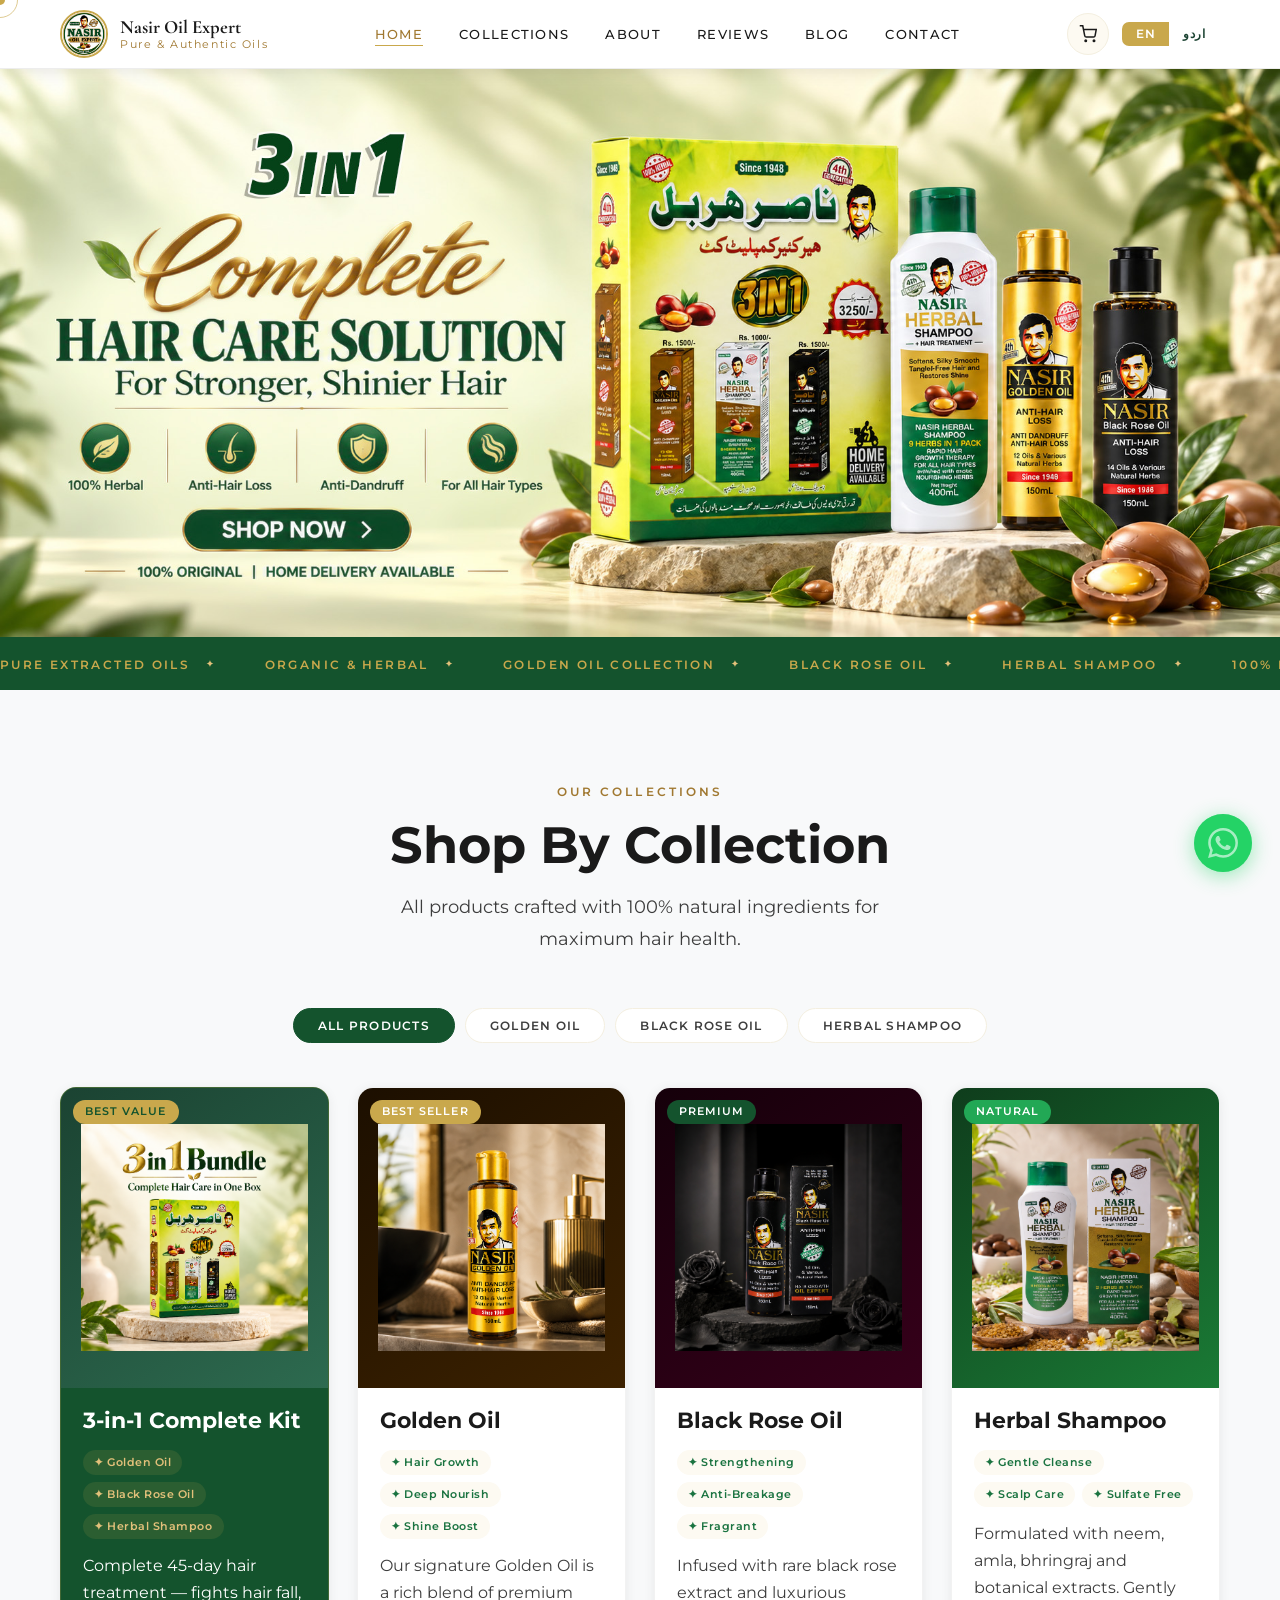
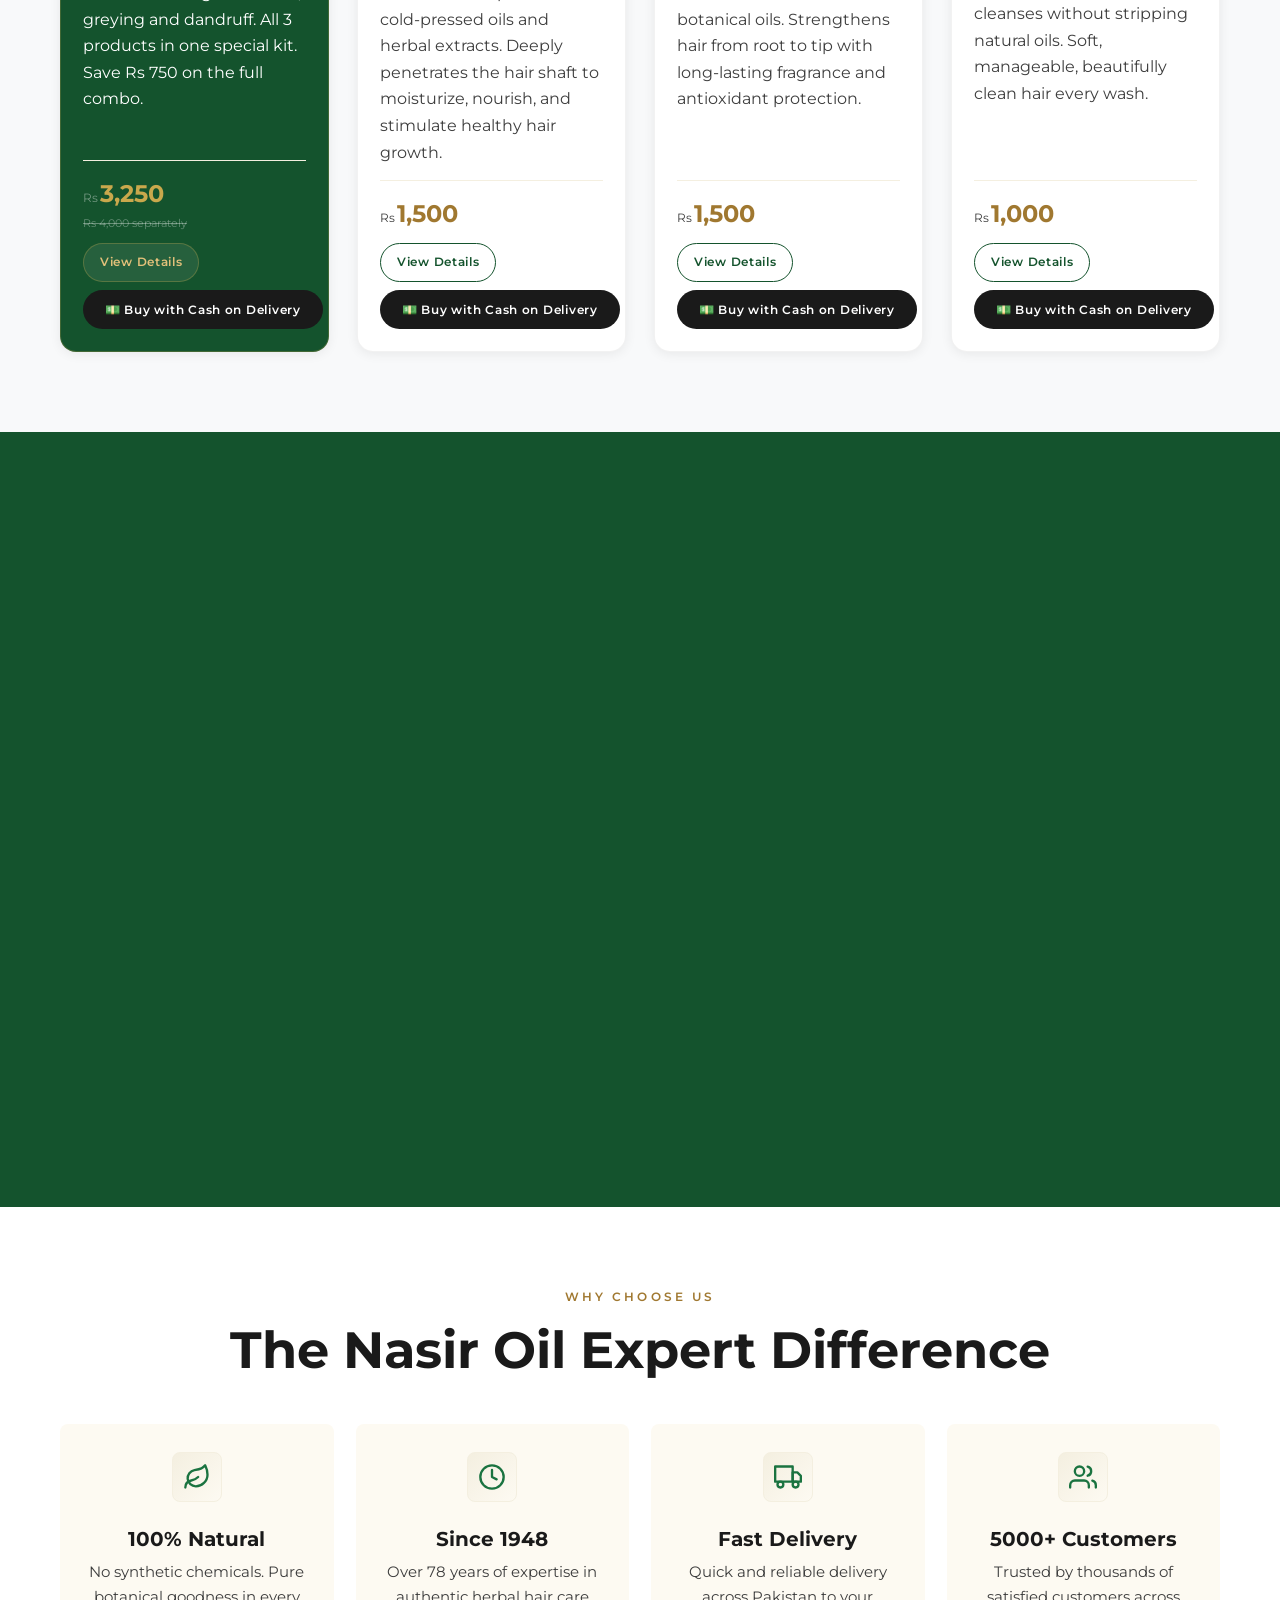
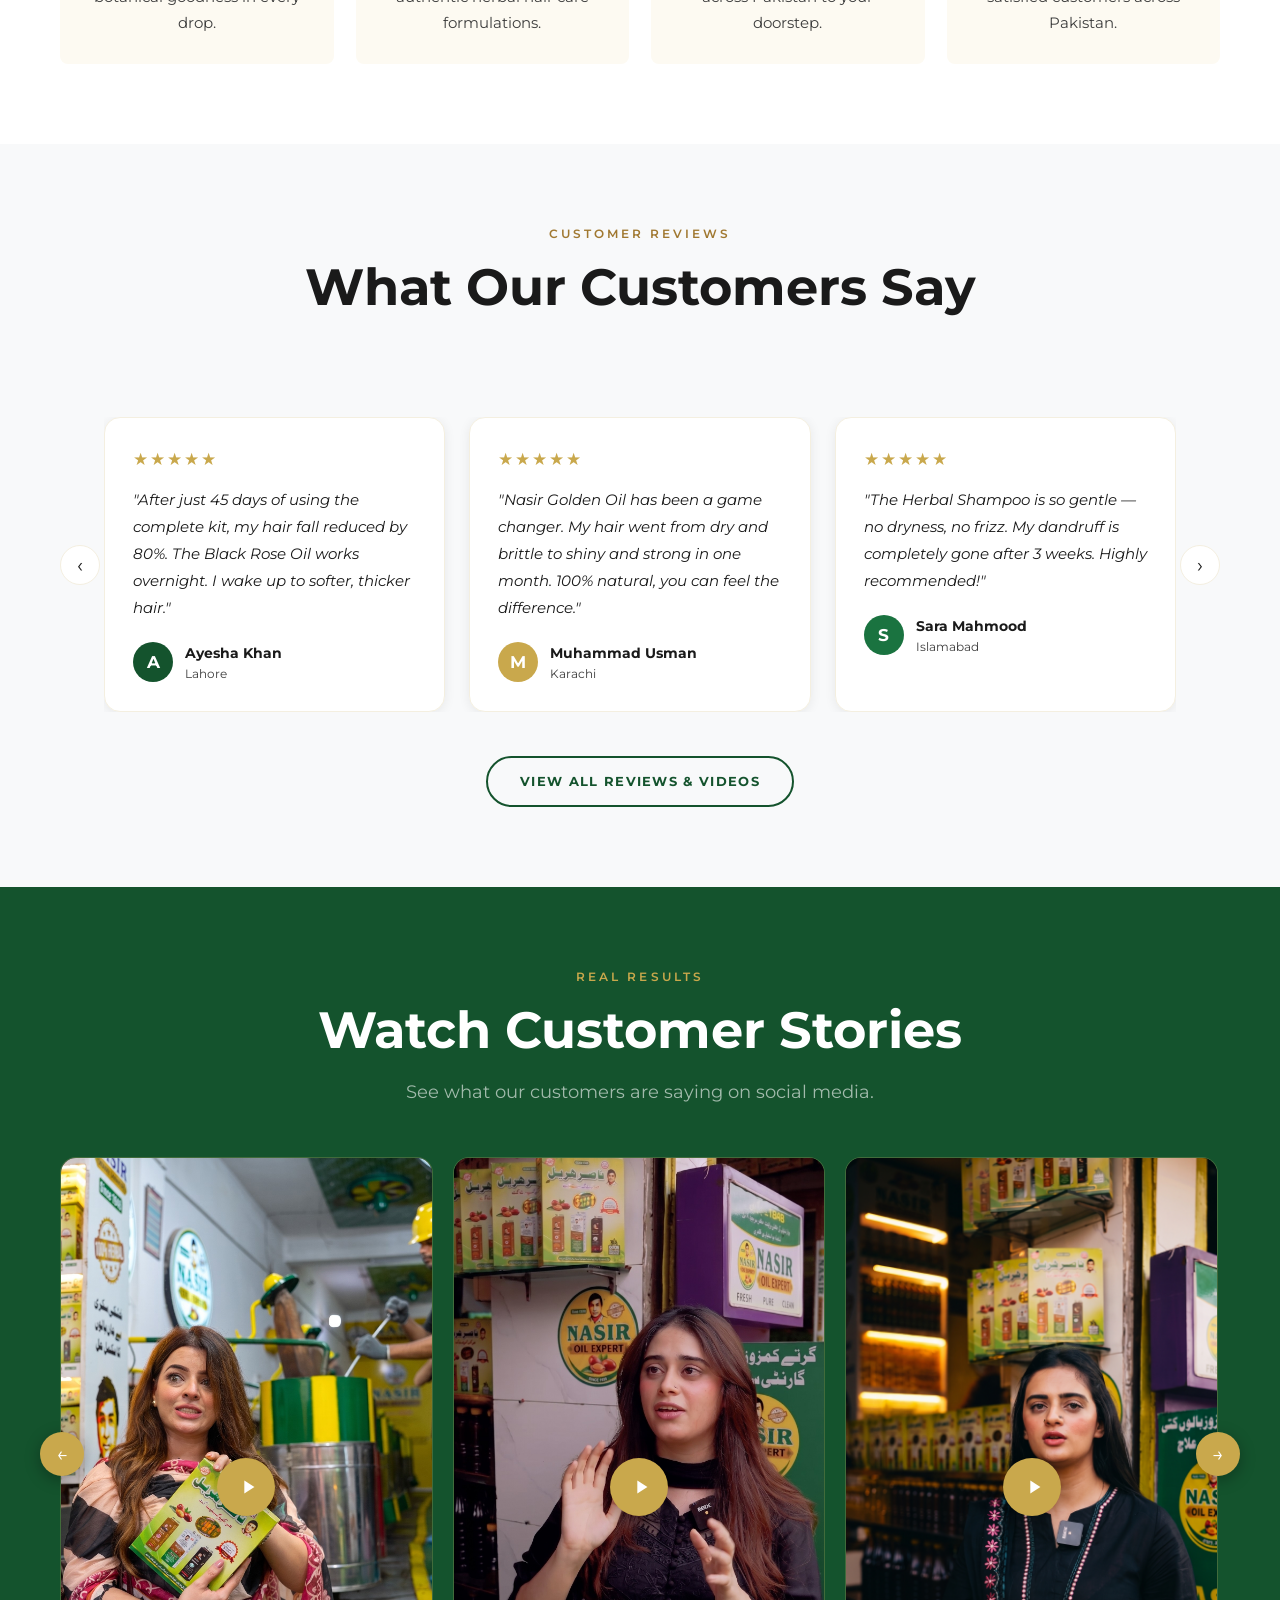
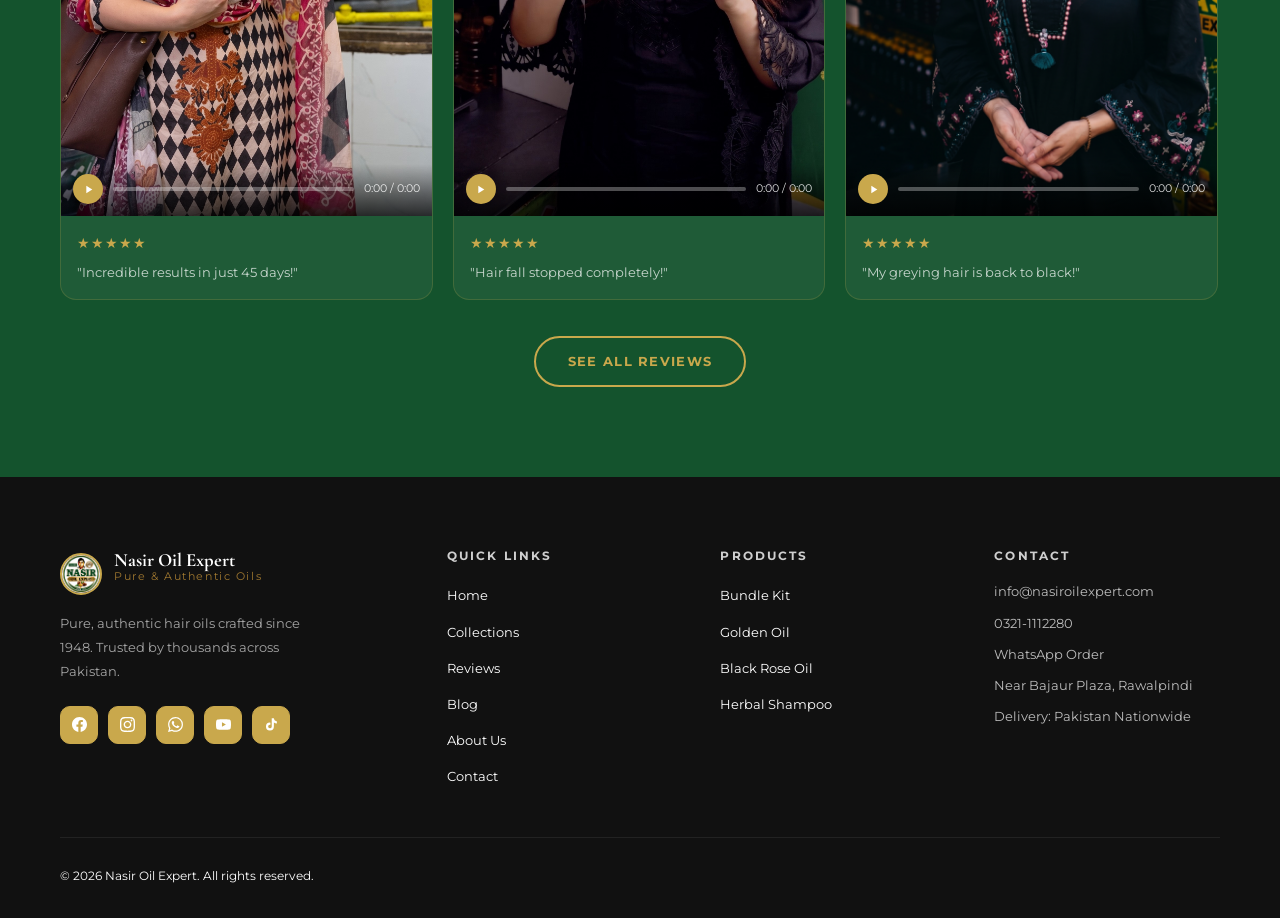
<file: index.html>
<!DOCTYPE html>
<html lang="en">
<head>
<!-- Google tag (gtag.js) -->
<script async src="https://www.googletagmanager.com/gtag/js?id=G-N2RWM9N4GE"></script>
<script>
  window.dataLayer = window.dataLayer || [];
  function gtag(){dataLayer.push(arguments);}
  gtag('js', new Date());
  gtag('config', 'G-N2RWM9N4GE');
</script>
<!-- Meta Pixel Code -->
<script>
!function(f,b,e,v,n,t,s)
{if(f.fbq)return;n=f.fbq=function(){n.callMethod?
n.callMethod.apply(n,arguments):n.queue.push(arguments)};
if(!f._fbq)f._fbq=n;n.push=n;n.loaded=!0;n.version='2.0';
n.queue=[];t=b.createElement(e);t.async=!0;
t.src=v;s=b.getElementsByTagName(e)[0];
s.parentNode.insertBefore(t,s)}(window, document,'script',
'https://connect.facebook.net/en_US/fbevents.js');
fbq('init', '1622312982781463');
fbq('track', 'PageView');
</script>
<noscript><img height="1" width="1" style="display:none"
src="https://www.facebook.com/tr?id=1622312982781463&ev=PageView&noscript=1"
/></noscript>
<!-- End Meta Pixel Code -->
  <meta charset="UTF-8" />
  <meta name="viewport" content="width=device-width, initial-scale=1.0" />
  <title>Nasir Oil Expert |  Pure & Authentic Hair Oils</title>
  <meta name="description" content="Nasir Oil Expert | Pure, authentic hair oils and herbal shampoos. Golden Oil, Black Rose Oil, Herbal Shampoo. Nationwide delivery in Pakistan." />
  <link rel="canonical" href="https://nasiroilexpert.com/" />
  <!-- Open Graph -->
  <meta property="og:type" content="website" />
  <meta property="og:url" content="https://nasiroilexpert.com/" />
  <meta property="og:title" content="Nasir Oil Expert | Pure & Authentic Hair Oils" />
  <meta property="og:description" content="Pure, authentic hair oils and herbal shampoos. Golden Oil, Black Rose Oil, Herbal Shampoo. Nationwide delivery in Pakistan." />
  <meta property="og:image" content="https://nasiroilexpert.com/images/hero-banner.jpg" />
  <meta property="og:image:width" content="1200" />
  <meta property="og:image:height" content="630" />
  <meta property="og:locale" content="en_PK" />
  <meta property="og:site_name" content="Nasir Oil Expert" />
  <!-- Twitter Card -->
  <meta name="twitter:card" content="summary_large_image" />
  <meta name="twitter:title" content="Nasir Oil Expert | Pure & Authentic Hair Oils" />
  <meta name="twitter:description" content="Pure, authentic hair oils and herbal shampoos. Nationwide delivery in Pakistan." />
  <meta name="twitter:image" content="https://nasiroilexpert.com/images/hero-banner.jpg" />
  <!-- Schema -->
  <script type="application/ld+json">
  {
    "@context": "https://schema.org",
    "@graph": [
      {
        "@type": "Organization",
        "@id": "https://nasiroilexpert.com/#organization",
        "name": "Nasir Oil Expert",
        "url": "https://nasiroilexpert.com/",
        "logo": {
          "@type": "ImageObject",
          "url": "https://nasiroilexpert.com/images/logo.png"
        },
        "sameAs": [
          "https://www.facebook.com/share/19QpAj7k6t/",
          "https://www.instagram.com/nasiroilexpert",
          "https://www.youtube.com/@nasiroilexpert",
          "https://www.tiktok.com/@nasiroilexpert"
        ],
        "contactPoint": {
          "@type": "ContactPoint",
          "telephone": "+92-321-111-2280",
          "contactType": "customer service",
          "areaServed": "PK",
          "availableLanguage": ["Urdu", "English"]
        }
      },
      {
        "@type": "WebSite",
        "@id": "https://nasiroilexpert.com/#website",
        "url": "https://nasiroilexpert.com/",
        "name": "Nasir Oil Expert",
        "publisher": { "@id": "https://nasiroilexpert.com/#organization" }
      },
      {
        "@type": "ItemList",
        "name": "Nasir Oil Expert Products",
        "itemListElement": [
          { "@type": "ListItem", "position": 1, "name": "Golden Hair Oil", "url": "https://nasiroilexpert.com/golden-oil" },
          { "@type": "ListItem", "position": 2, "name": "Black Rose Hair Oil", "url": "https://nasiroilexpert.com/black-rose-oil" },
          { "@type": "ListItem", "position": 3, "name": "Herbal Shampoo", "url": "https://nasiroilexpert.com/herbal-shampoo" },
          { "@type": "ListItem", "position": 4, "name": "3-in-1 Complete Hair Kit", "url": "https://nasiroilexpert.com/bundle-kit" }
        ]
      }
    ]
  }
  </script>
  <link rel="preconnect" href="https://fonts.googleapis.com" />
  <link rel="preconnect" href="https://fonts.gstatic.com" crossorigin />
  <link href="https://fonts.googleapis.com/css2?family=Cormorant+Garamond:ital,wght@0,400;0,600;0,700;1,400&family=Montserrat:wght@300;400;500;600;700&family=Noto+Nastaliq+Urdu:wght@400;700&display=swap" rel="stylesheet" />
  <link rel="stylesheet" href="styles3.css?v=4" />
  <style>
    /* ===== SHOP HERO BANNER ===== */
    .shop-hero {
      margin: 0;
      padding-top: 68px;
      display: block;
      line-height: 0;
    }
    .hero-banner-link { display: block; }
    .hero-banner-img {
      width: 100%;
      display: block;
      height: auto;
      max-height: 620px;
      object-fit: cover;
      object-position: center center;
    }
    @media (max-width: 768px) {
      .shop-hero { padding-top: 60px; }
      .hero-banner-img { max-height: 280px; object-position: 60% center; }
    }

    /* ===== FILTER BAR ===== */
    .filter-bar { display: flex; gap: 10px; justify-content: center; flex-wrap: wrap; margin: 52px 0 44px; padding: 0 20px; }
    .filter-btn { padding: 9px 24px; border: 1.5px solid var(--cream-dark); border-radius: 40px; font-family: 'Montserrat', sans-serif; font-size: 0.73rem; font-weight: 600; letter-spacing: 0.1em; text-transform: uppercase; color: var(--text-light); background: var(--white); cursor: pointer; transition: all 0.3s ease; }
    .filter-btn:hover, .filter-btn.active { background: var(--green-deep); border-color: var(--green-deep); color: var(--white); }

    /* ===== PRODUCTS FULL GRID ===== */
    .shop-section { padding: 72px 60px 80px; background: var(--bg-light); }
    .products-full-grid { display: grid; grid-template-columns: repeat(4, minmax(0, 1fr)); gap: 28px; max-width: 1400px; margin: 0 auto; }
    .product-item { min-width: 0; transition: opacity 0.4s ease, transform 0.4s ease; }
    .product-detail-card { background: var(--white); border-radius: var(--radius); overflow: hidden; box-shadow: var(--shadow-sm); transition: all var(--transition); border: 1px solid rgba(0,0,0,0.05); display: flex; flex-direction: column; height: 100%; }
    .product-detail-card:hover { transform: translateY(-10px); box-shadow: var(--shadow-lg); }
    .product-detail-img { position: relative; height: 300px; display: flex; align-items: center; justify-content: center; overflow: hidden; padding: 20px; flex-shrink: 0; }
    .product-detail-img img { width: 100%; height: 100%; object-fit: contain; transition: transform 0.5s ease; }
    .product-detail-card:hover .product-detail-img img { transform: scale(1.06); }
    .product-detail-card .product-info { display: flex; flex-direction: column; flex: 1; }
    .product-detail-card .product-desc { flex: 1; }
    .product-detail-card .product-footer { margin-top: auto; }
    .product-benefits { display: flex; flex-wrap: wrap; gap: 7px; margin: 10px 0 14px; }
    .benefit-chip { padding: 4px 11px; background: var(--cream); border-radius: 20px; font-family: 'Montserrat', sans-serif; font-size: 0.63rem; font-weight: 600; color: var(--green-mid); letter-spacing: 0.05em; }

    /* ===== BUNDLES ===== */
    .bundle-section { background: var(--green-deep); padding: 100px 60px; }
    .bundle-deal { display: grid; grid-template-columns: 1fr 1fr; gap: 60px; max-width: 1100px; margin: 60px auto 0; align-items: center; }
    .bundle-deal-img { position: relative; border-radius: var(--radius); overflow: hidden; }
    .bundle-deal-img img { width: 100%; height: auto; display: block; border-radius: var(--radius); object-fit: cover; }
    .bundle-deal-img::after { content: ''; position: absolute; inset: 0; border-radius: var(--radius); border: 1px solid rgba(201,168,76,0.25); pointer-events: none; }
    .bundle-deal-content { display: flex; flex-direction: column; gap: 0; }
    .bundle-deal-content h3 { font-size: clamp(1.6rem, 2.5vw, 2.2rem); color: var(--white); margin-bottom: 14px; line-height: 1.2; }
    .bundle-deal-content p { font-family: 'Montserrat', sans-serif; font-size: 0.82rem; color: #ffffff; line-height: 1.85; margin-bottom: 24px; }
    .bundle-items-row { display: flex; gap: 14px; flex-wrap: wrap; margin-bottom: 28px; }
    .bundle-item-chip { font-family: 'Montserrat', sans-serif; font-size: 0.67rem; font-weight: 600; color: rgba(255,255,255,0.7); background: rgba(255,255,255,0.07); border: 1px solid rgba(255,255,255,0.12); padding: 5px 13px; border-radius: 30px; }
    .bundle-item-chip s { color: rgba(255,255,255,0.3); font-weight: 400; margin-left: 4px; }
    .bundle-price-row { display: flex; align-items: center; gap: 16px; flex-wrap: wrap; margin-bottom: 28px; }
    .bundle-price-big { font-family: 'Montserrat', sans-serif; font-size: 2.2rem; font-weight: 700; color: var(--gold); line-height: 1; }
    .bundle-price-big sub { font-family: 'Montserrat', sans-serif; font-size: 0.9rem; font-weight: 400; color: rgba(255,255,255,0.5); }
    .bundle-save-badge { font-family: 'Montserrat', sans-serif; font-size: 0.68rem; font-weight: 700; color: #52b788; background: rgba(82,183,136,0.12); border: 1px solid rgba(82,183,136,0.25); padding: 6px 14px; border-radius: 30px; }
    .bundle-btn { display: inline-flex; align-items: center; gap: 8px; background: var(--gold); color: var(--white); font-family: 'Montserrat', sans-serif; font-size: 0.8rem; font-weight: 700; letter-spacing: 0.07em; padding: 15px 34px; border-radius: 40px; cursor: pointer; border: none; transition: all 0.3s cubic-bezier(0.34,1.56,0.64,1); }
    .bundle-btn:hover { background: var(--gold-dark); transform: translateY(-3px); box-shadow: 0 10px 28px rgba(201,168,76,0.35); }
    .bundle-price { font-size: 1.5rem; font-weight: 700; color: var(--gold); }
    .bundle-price span { font-family: 'Montserrat', sans-serif; font-size: 0.68rem; color: rgba(255,255,255,0.35); }
    .bundle-save { font-family: 'Montserrat', sans-serif; font-size: 0.65rem; font-weight: 700; color: var(--green-light); background: rgba(64,145,108,0.15); padding: 4px 10px; border-radius: 20px; }

    /* ===== WHY US ===== */
    .why-section { padding: 80px 60px; background: var(--white); }
    .why-grid { display: grid; grid-template-columns: repeat(4, 1fr); gap: 22px; max-width: 1200px; margin: 44px auto 0; }

    @media (max-width: 1024px) {
      .products-full-grid { grid-template-columns: repeat(2, 1fr); }
      .bundle-deal { grid-template-columns: 1fr; gap: 36px; }
      .bundle-deal-img { max-width: 480px; margin: 0 auto; }
      .why-grid { grid-template-columns: repeat(2, 1fr); }
    }
    @media (max-width: 768px) {
      .shop-section { padding: 52px 20px 60px; }
      .products-full-grid { grid-template-columns: 1fr; }
      .bundle-section { padding: 72px 24px; }
      .why-section { padding: 60px 24px; }
      .why-grid { grid-template-columns: 1fr 1fr; }
      .reviews-home-grid { grid-template-columns: 1fr !important; }
    }
    @media (max-width: 480px) {
      .why-grid { grid-template-columns: 1fr; }
    }
  </style>
</head>
<body>


<!-- CURSOR -->
<div class="cursor"></div>
<div class="cursor-follower"></div>

<!-- NAVBAR -->
<nav class="navbar scrolled" id="navbar">
  <a href="/" class="nav-logo">
    <img src="images/logo.png" alt="Nasir Oil Expert" class="nav-logo-img">
    <div class="nav-logo-text">Nasir Oil Expert<span>Pure &amp; Authentic Oils</span></div>
  </a>
  <ul class="nav-links">
    <li><a href="/" class="active" data-i18n="nav.home">Home</a></li>
    <li class="nav-has-dropdown"><a href="products" data-i18n="nav.collections">Collections &#9660;</a><ul class="nav-dropdown"><li><a href="bundle-kit" data-i18n="nav.bundleKit">Bundle Kit</a></li><li><a href="golden-oil" data-i18n="nav.goldenOil">Golden Oil</a></li><li><a href="black-rose-oil" data-i18n="nav.blackRoseOil">Black Rose Oil</a></li><li><a href="herbal-shampoo" data-i18n="nav.herbalShampoo">Herbal Shampoo</a></li></ul></li>
    <li><a href="about" data-i18n="nav.about">About</a></li>
    <li><a href="reviews" data-i18n="nav.reviews">Reviews</a></li><li><a href="/blog/" data-i18n="nav.blog">Blog</a></li>
    <li><a href="contact" data-i18n="nav.contact">Contact</a></li>
  </ul>
  <div class="nav-right">
    <a href="cart" class="cart-icon-btn" title="Cart">
      <svg width="18" height="18" fill="none" stroke="currentColor" stroke-width="2" viewBox="0 0 24 24"><circle cx="9" cy="21" r="1"/><circle cx="20" cy="21" r="1"/><path d="M1 1h4l2.68 13.39a2 2 0 0 0 2 1.61h9.72a2 2 0 0 0 2-1.61L23 6H6"/></svg>
      <span class="cart-count">0</span>
    </a>
    <button class="lang-toggle" onclick="noeToggleLang()" data-active="en" title="Switch Language"><span>EN</span><span>&#1575;&#1585;&#1583;&#1608;</span></button></div>
  <div class="nav-hamburger">
    <span></span><span></span><span></span>
  </div>
</nav>

<!-- MOBILE NAV -->
<div class="mobile-nav">
  <button class="mobile-nav-close">&#10005;</button>
  <a href="/" data-i18n="nav.home">Home</a>
  <a href="products" data-i18n="nav.collections">Collections</a>
  <a href="bundle-kit" class="mn-sub-link" data-i18n="nav.bundleKit">&#9656; Bundle Kit</a>
  <a href="golden-oil" class="mn-sub-link" data-i18n="nav.goldenOil">&#9656; Golden Oil</a>
  <a href="black-rose-oil" class="mn-sub-link" data-i18n="nav.blackRoseOil">&#9656; Black Rose Oil</a>
  <a href="herbal-shampoo" class="mn-sub-link" data-i18n="nav.herbalShampoo">&#9656; Herbal Shampoo</a>
  <a href="about" data-i18n="nav.about">About</a>
  <a href="contact" data-i18n="nav.contact">Contact</a>
  <a href="reviews" data-i18n="nav.reviews">Reviews</a>
  <a href="/blog/" data-i18n="nav.blog">Blog</a>
  <button class="lang-toggle" onclick="noeToggleLang()" data-active="en" style="margin:16px auto 0;display:flex;"><span>EN</span><span>&#1575;&#1585;&#1583;&#1608;</span></button>
</div>

<!-- SEO H1 -->
<h1 style="position:absolute;width:1px;height:1px;padding:0;margin:-1px;overflow:hidden;clip:rect(0,0,0,0);white-space:nowrap;border:0;">Nasir Oil Expert - Pure & Authentic Hair Oils | Golden Oil, Black Rose Oil & Herbal Shampoo</h1>

<!-- SHOP HERO BANNER -->
<section class="shop-hero">
  <a href="bundle-kit.html" class="hero-banner-link">
    <img src="images/hero-banner.jpg" alt="Nasir Oil Expert - 3-in-1 Complete Hair Care Solution" class="hero-banner-img">
  </a>
</section>

<!-- MARQUEE -->
<div class="marquee-strip">
  <div class="marquee-track">
    <span class="marquee-item">Pure Extracted Oils</span>
    <span class="marquee-item">Organic &amp; Herbal</span>
    <span class="marquee-item">Golden Oil Collection</span>
    <span class="marquee-item">Black Rose Oil</span>
    <span class="marquee-item">Herbal Shampoo</span>
    <span class="marquee-item">100% Natural</span>
    <span class="marquee-item">Since 1948</span>
    <span class="marquee-item">Nationwide Delivery</span>
    <span class="marquee-item">Authentic Formula</span>
  </div>
</div>

<!-- SHOP / PRODUCTS -->
<section class="shop-section">
  <div style="max-width:1200px;margin:0 auto;text-align:center;padding-top:20px;">
    <div class="section-label reveal" style="justify-content:center;" data-i18n="shop.label">Our Collections</div>
    <h2 class="section-title reveal reveal-delay-1" data-i18n="shop.title">Shop By Collection</h2>
    <p class="section-subtitle reveal reveal-delay-2" data-i18n="shop.sub">All products crafted with 100% natural ingredients for maximum hair health.</p>
    <div class="filter-bar reveal reveal-delay-3">
      <button class="filter-btn active" data-filter="all" data-i18n="filter.all">All Products</button>
      <button class="filter-btn" data-filter="golden-oil" data-i18n="filter.oil">Golden Oil</button>
      <button class="filter-btn" data-filter="black-rose-oil" data-i18n="filter.rose">Black Rose Oil</button>
      <button class="filter-btn" data-filter="herbal-shampoo" data-i18n="filter.shampoo">Herbal Shampoo</button>
    </div>
  </div>

  <div class="products-full-grid">

    <!-- 3-in-1 Bundle Card -->
    <div class="product-item reveal reveal-delay-1" data-category="bundle">
      <div class="product-detail-card" style="background:var(--green-deep);border:1px solid rgba(201,168,76,0.25);">
        <div class="product-detail-img" style="background:linear-gradient(145deg,#1B4332,#2D6A4F);">
          <img src="images/box/bundle1.png" alt="3-in-1 Bundle Kit">
          <div class="product-tag" style="background:var(--gold);color:var(--green-deep);" data-i18n="tag.bestValue">Best Value</div>
          <div class="product-overlay">
            <a href="bundle-kit" class="product-overlay-btn" data-i18n="btn.details">View Details</a>
          </div>
        </div>
        <div class="product-info">
          <h3 class="product-name" style="color:var(--white);" data-i18n="prod.bundle">3-in-1 Complete Kit</h3>
          <div class="product-benefits">
            <span class="benefit-chip" style="background:rgba(201,168,76,0.12);color:var(--gold-light);" data-i18n="ben.golden">&#10022; Golden Oil</span>
            <span class="benefit-chip" style="background:rgba(201,168,76,0.12);color:var(--gold-light);" data-i18n="ben.rose">&#10022; Black Rose Oil</span>
            <span class="benefit-chip" style="background:rgba(201,168,76,0.12);color:var(--gold-light);" data-i18n="ben.shampoo">&#10022; Herbal Shampoo</span>
          </div>
          <p class="product-desc" style="color:#ffffff;" data-i18n="desc.bundle">Complete 45-day hair treatment |  fights hair fall, greying and dandruff. All 3 products in one special kit. Save Rs 750 on the full combo.</p>
          <div class="product-footer">
            <div>
              <div class="product-price" style="color:var(--gold);"><span style="color:rgba(255,255,255,0.4);">Rs</span>3,250</div>
              <div style="font-family:'Montserrat',sans-serif;font-size:0.65rem;color:rgba(255,255,255,0.35);text-decoration:line-through;margin-top:2px;" data-i18n="bund.oldPrice">Rs 4,000 separately</div>
            </div>
            <div class="product-btn-group">
              <a href="bundle-kit" class="btn-details" style="background:rgba(255,255,255,0.08);color:var(--gold-light);border-color:rgba(201,168,76,0.3);" data-i18n="btn.details">View Details</a>
              <button class="btn-cod" onclick="openCodModal('3-in-1 Hair Complete Kit', 3250)"><span data-i18n="pd.cod.buy">Buy with Cash on Delivery</span></button>
            </div>
          </div>
        </div>
      </div>
    </div>

    <!-- Golden Oil -->
    <div class="product-item reveal reveal-delay-2" data-category="golden-oil">
      <div class="product-detail-card">
        <div class="product-detail-img" style="background:linear-gradient(145deg,#1c0f00,#3d2200);">
          <img src="images/golden/2.png" alt="Golden Oil">
          <div class="product-tag" data-i18n="tag.bestSeller">Best Seller</div>
          <div class="product-overlay">
            <a href="golden-oil" class="product-overlay-btn" data-i18n="btn.details">View Details</a>
          </div>
        </div>
        <div class="product-info">
          <h3 class="product-name" data-i18n="prod.golden">Golden Oil</h3>
          <div class="product-benefits">
            <span class="benefit-chip" data-i18n="ben.growth">&#10022; Hair Growth</span>
            <span class="benefit-chip" data-i18n="ben.nourish">&#10022; Deep Nourish</span>
            <span class="benefit-chip" data-i18n="ben.shine">&#10022; Shine Boost</span>
          </div>
          <p class="product-desc" data-i18n="desc.golden">Our signature Golden Oil is a rich blend of premium cold-pressed oils and herbal extracts. Deeply penetrates the hair shaft to moisturize, nourish, and stimulate healthy hair growth.</p>
          <div class="product-footer">
            <div class="product-price"><span>Rs</span>1,500</div>
            <div class="product-btn-group">
              <a href="golden-oil" class="btn-details" data-i18n="btn.details">View Details</a>
              <button class="btn-cod" onclick="openCodModal('Golden Oil', 1500)"><span data-i18n="pd.cod.buy">Buy with Cash on Delivery</span></button>
            </div>
          </div>
        </div>
      </div>
    </div>

    <!-- Black Rose Oil -->
    <div class="product-item reveal reveal-delay-3" data-category="black-rose-oil">
      <div class="product-detail-card">
        <div class="product-detail-img" style="background:linear-gradient(145deg,#15000a,#36001a);">
          <img src="images/black-rose/5.png" alt="Black Rose Oil">
          <div class="product-tag" style="background:var(--green-deep);" data-i18n="tag.premium">Premium</div>
          <div class="product-overlay">
            <a href="black-rose-oil" class="product-overlay-btn" data-i18n="btn.details">View Details</a>
          </div>
        </div>
        <div class="product-info">
          <h3 class="product-name" data-i18n="prod.rose">Black Rose Oil</h3>
          <div class="product-benefits">
            <span class="benefit-chip" data-i18n="ben.strong">&#10022; Strengthening</span>
            <span class="benefit-chip" data-i18n="ben.nobreak">&#10022; Anti-Breakage</span>
            <span class="benefit-chip" data-i18n="ben.fragrant">&#10022; Fragrant</span>
          </div>
          <p class="product-desc" data-i18n="desc.rose">Infused with rare black rose extract and luxurious botanical oils. Strengthens hair from root to tip with long-lasting fragrance and antioxidant protection.</p>
          <div class="product-footer">
            <div class="product-price"><span>Rs</span>1,500</div>
            <div class="product-btn-group">
              <a href="black-rose-oil" class="btn-details" data-i18n="btn.details">View Details</a>
              <button class="btn-cod" onclick="openCodModal('Black Rose Oil', 1500)"><span data-i18n="pd.cod.buy">Buy with Cash on Delivery</span></button>
            </div>
          </div>
        </div>
      </div>
    </div>

    <!-- Herbal Shampoo -->
    <div class="product-item reveal reveal-delay-3" data-category="herbal-shampoo">
      <div class="product-detail-card">
        <div class="product-detail-img" style="background:linear-gradient(145deg,#0f3d1c,#1a7a35);">
          <img src="images/shampoo/5.png" alt="Herbal Shampoo">
          <div class="product-tag" style="background:var(--green-light);" data-i18n="tag.natural">Natural</div>
          <div class="product-overlay">
            <a href="herbal-shampoo" class="product-overlay-btn" data-i18n="btn.details">View Details</a>
          </div>
        </div>
        <div class="product-info">
          <h3 class="product-name" data-i18n="prod.shampoo">Herbal Shampoo</h3>
          <div class="product-benefits">
            <span class="benefit-chip" data-i18n="ben.cleanse">&#10022; Gentle Cleanse</span>
            <span class="benefit-chip" data-i18n="ben.scalp">&#10022; Scalp Care</span>
            <span class="benefit-chip" data-i18n="ben.sulfate">&#10022; Sulfate Free</span>
          </div>
          <p class="product-desc" data-i18n="desc.shampoo">Formulated with neem, amla, bhringraj and botanical extracts. Gently cleanses without stripping natural oils. Soft, manageable, beautifully clean hair every wash.</p>
          <div class="product-footer">
            <div class="product-price"><span>Rs</span>1,000</div>
            <div class="product-btn-group">
              <a href="herbal-shampoo" class="btn-details" data-i18n="btn.details">View Details</a>
              <button class="btn-cod" onclick="openCodModal('Herbal Shampoo', 1000)"><span data-i18n="pd.cod.buy">Buy with Cash on Delivery</span></button>
            </div>
          </div>
        </div>
      </div>
    </div>

  </div>
</section>

<!-- BUNDLES -->
<section class="bundle-section">
  <div style="max-width:1100px;margin:0 auto;text-align:center;">
    <div class="section-label reveal" style="justify-content:center;color:var(--gold);" data-i18n="bund.label">Special Deal</div>
    <h2 class="section-title reveal reveal-delay-1" style="color:var(--white);" data-i18n="bund.title">Complete Hair Treatment Kit</h2>
  </div>

  <div class="bundle-deal">

    <!-- LEFT: Image Slider -->
    <div class="bundle-deal-img reveal reveal-delay-1" style="position:relative;overflow:hidden;border-radius:var(--radius);">
      <div id="bundleSlider" style="display:flex;transition:transform 0.5s cubic-bezier(0.25,0.8,0.25,1);">
        <img src="images/box/bundle1.png" alt="3-in-1 Complete Hair Kit" style="min-width:100%;height:420px;object-fit:cover;">
        <img src="images/box/bundle2.png" alt="What's Inside" style="min-width:100%;height:420px;object-fit:cover;">
        <img src="images/box/bundle3.png" alt="Complete Hair Care" style="min-width:100%;height:420px;object-fit:cover;">
        <img src="images/box/bundle4.png" alt="Customer Reviews" style="min-width:100%;height:420px;object-fit:cover;">
      </div>
      <!-- Dots -->
      <div id="bundleDots" style="position:absolute;bottom:14px;left:50%;transform:translateX(-50%);display:flex;gap:7px;">
        <span onclick="goBundleSlide(0)" style="width:8px;height:8px;border-radius:50%;background:var(--gold);cursor:pointer;display:block;"></span>
        <span onclick="goBundleSlide(1)" style="width:8px;height:8px;border-radius:50%;background:rgba(255,255,255,0.4);cursor:pointer;display:block;"></span>
        <span onclick="goBundleSlide(2)" style="width:8px;height:8px;border-radius:50%;background:rgba(255,255,255,0.4);cursor:pointer;display:block;"></span>
        <span onclick="goBundleSlide(3)" style="width:8px;height:8px;border-radius:50%;background:rgba(255,255,255,0.4);cursor:pointer;display:block;"></span>
      </div>
    </div>

    <!-- RIGHT: Content -->
    <div class="bundle-deal-content reveal reveal-delay-2">
      <div class="section-label" style="margin-bottom:14px;color:var(--gold);" data-i18n="bund.badge2">3-in-1 Bundle</div>
      <h3 data-i18n="bund.kit.title">Nasir Herbal Hair Complete Kit</h3>
      <p data-i18n="bund.kit.desc">45-day complete treatment for hair fall, greying, dandruff and hair growth. All three products needed for the full 3-phase treatment, in one kit.</p>

      <div class="bundle-items-row">
        <span class="bundle-item-chip"><span data-i18n="bund.chip1">Golden Oil</span> <s>Rs 1500</s></span>
        <span class="bundle-item-chip"><span data-i18n="bund.chip2">Herbal Shampoo</span> <s>Rs 1000</s></span>
        <span class="bundle-item-chip"><span data-i18n="bund.chip3">Black Rose Oil</span> <s>Rs 1500</s></span>
      </div>

      <div class="bundle-price-row">
        <div class="bundle-price-big"><sub>Rs </sub>3,250</div>
        <span class="bundle-save-badge" data-i18n="bund.save">Save Rs 750</span>
      </div>

      <div style="display:flex;gap:14px;flex-wrap:wrap;align-items:center;">
        <button class="btn-cod" onclick="openCodModal('3-in-1 Hair Complete Kit', 3250)"><span data-i18n="pd.cod.buy">Buy with Cash on Delivery</span></button>
        <a href="bundle-kit" style="display:inline-flex;align-items:center;gap:8px;font-family:'Montserrat',sans-serif;font-size:0.78rem;font-weight:700;letter-spacing:0.07em;color:var(--gold);border:2px solid var(--gold);padding:14px 28px;border-radius:40px;text-decoration:none;transition:all 0.3s ease;" onmouseover="this.style.background='var(--gold)';this.style.color='#fff'" onmouseout="this.style.background='transparent';this.style.color='var(--gold)'" data-i18n="bund.viewDetails">View Details</a>
      </div>
    </div>

  </div>
</section>

<!-- WHY CHOOSE US -->
<section class="why-section">
  <div style="max-width:1200px;margin:0 auto;text-align:center;">
    <div class="section-label reveal" style="justify-content:center;" data-i18n="why.label">Why Choose Us</div>
    <h2 class="section-title reveal reveal-delay-1" data-i18n="pg.why.title">The Nasir Oil Expert Difference</h2>
  </div>
  <div class="why-grid">
    <div class="about-feat-item reveal reveal-delay-1" style="flex-direction:column;text-align:center;padding:28px 18px;">
      <div class="feat-icon" style="margin:0 auto 14px;width:50px;height:50px;display:flex;align-items:center;justify-content:center;color:var(--green-mid);"><svg width="28" height="28" viewBox="0 0 24 24" fill="none" stroke="currentColor" stroke-width="2" stroke-linecap="round" stroke-linejoin="round"><path d="M11 20A7 7 0 0 1 9.8 6.1C15.5 5 17 4.48 19 2c1 2 2 4.18 2 8 0 5.5-4.78 10-10 10z"/><path d="M2 21c0-3 1.85-5.36 5.08-6C9.5 14.52 12 13 13 12"/></svg></div>
      <div class="feat-info"><h4 style="font-size:1.15rem;margin-bottom:8px;font-weight:700;" data-i18n="why.c1.title">100% Natural</h4><p style="font-size:0.88rem;line-height:1.7;" data-i18n="why.c1.desc">No synthetic chemicals. Pure botanical goodness in every drop.</p></div>
    </div>
    <div class="about-feat-item reveal reveal-delay-2" style="flex-direction:column;text-align:center;padding:28px 18px;">
      <div class="feat-icon" style="margin:0 auto 14px;width:50px;height:50px;display:flex;align-items:center;justify-content:center;color:var(--green-mid);"><svg width="28" height="28" viewBox="0 0 24 24" fill="none" stroke="currentColor" stroke-width="2" stroke-linecap="round" stroke-linejoin="round"><circle cx="12" cy="12" r="10"/><polyline points="12 6 12 12 16 14"/></svg></div>
      <div class="feat-info"><h4 style="font-size:1.15rem;margin-bottom:8px;font-weight:700;" data-i18n="why.c2.title">Since 1948</h4><p style="font-size:0.88rem;line-height:1.7;" data-i18n="why.c2.desc">Over 78 years of expertise in authentic herbal hair care formulations.</p></div>
    </div>
    <div class="about-feat-item reveal reveal-delay-3" style="flex-direction:column;text-align:center;padding:28px 18px;">
      <div class="feat-icon" style="margin:0 auto 14px;width:50px;height:50px;display:flex;align-items:center;justify-content:center;color:var(--green-mid);"><svg width="28" height="28" viewBox="0 0 24 24" fill="none" stroke="currentColor" stroke-width="2" stroke-linecap="round" stroke-linejoin="round"><rect x="1" y="3" width="15" height="13"/><polygon points="16 8 20 8 23 11 23 16 16 16 16 8"/><circle cx="5.5" cy="18.5" r="2.5"/><circle cx="18.5" cy="18.5" r="2.5"/></svg></div>
      <div class="feat-info"><h4 style="font-size:1.15rem;margin-bottom:8px;font-weight:700;" data-i18n="why.c3.title">Fast Delivery</h4><p style="font-size:0.88rem;line-height:1.7;" data-i18n="why.c3.desc">Quick and reliable delivery across Pakistan to your doorstep.</p></div>
    </div>
    <div class="about-feat-item reveal reveal-delay-4" style="flex-direction:column;text-align:center;padding:28px 18px;">
      <div class="feat-icon" style="margin:0 auto 14px;width:50px;height:50px;display:flex;align-items:center;justify-content:center;color:var(--green-mid);"><svg width="28" height="28" viewBox="0 0 24 24" fill="none" stroke="currentColor" stroke-width="2" stroke-linecap="round" stroke-linejoin="round"><path d="M17 21v-2a4 4 0 0 0-4-4H5a4 4 0 0 0-4 4v2"/><circle cx="9" cy="7" r="4"/><path d="M23 21v-2a4 4 0 0 0-3-3.87"/><path d="M16 3.13a4 4 0 0 1 0 7.75"/></svg></div>
      <div class="feat-info"><h4 style="font-size:1.15rem;margin-bottom:8px;font-weight:700;" data-i18n="why.c4.title">5000+ Customers</h4><p style="font-size:0.88rem;line-height:1.7;" data-i18n="why.c4.desc">Trusted by thousands of satisfied customers across Pakistan.</p></div>
    </div>
  </div>
</section>

<!-- CUSTOMER REVIEWS -->
<section style="padding:80px 60px;background:var(--bg-light);">
  <div style="max-width:1200px;margin:0 auto;">
    <div style="text-align:center;margin-bottom:52px;">
      <div class="section-label reveal" style="justify-content:center;" data-i18n="rev.label">Customer Reviews</div>
      <h2 class="section-title reveal reveal-delay-1" data-i18n="rev.title">What Our Customers Say</h2>
      <p class="section-subtitle reveal reveal-delay-2" style="text-align:center;margin:0 auto;" data-i18n="rev.sub">Real results from real people across Pakistan.</p>
    </div>
    <div class="rev-slider-wrap reveal">
  <button class="rev-nav-btn rev-prev" aria-label="Previous">&#8249;</button>
  <div class="rev-slider">
    <div class="rev-track">

      <div class="rev-card">
        <div style="color:var(--gold);font-size:1rem;letter-spacing:2px;margin-bottom:14px;">&#9733;&#9733;&#9733;&#9733;&#9733;</div>
        <p style="font-family:'Montserrat',sans-serif;font-size:0.88rem;color:var(--text-dark);line-height:1.8;margin-bottom:20px;font-style:italic;" data-i18n="idx.rev.c1.q">"After just 45 days of using the complete kit, my hair fall reduced by 80%. The Black Rose Oil works overnight. I wake up to softer, thicker hair."</p>
        <div style="display:flex;align-items:center;gap:12px;">
          <div style="width:40px;height:40px;border-radius:50%;background:var(--green-deep);color:var(--white);display:flex;align-items:center;justify-content:center;font-family:'Montserrat',sans-serif;font-weight:700;">A</div>
          <div><div style="font-family:'Montserrat',sans-serif;font-size:0.82rem;font-weight:700;color:var(--text-dark);" data-i18n="idx.rev.c1.name">Ayesha Khan</div><div style="font-family:'Montserrat',sans-serif;font-size:0.7rem;color:var(--text-light);" data-i18n="idx.rev.c1.city">Lahore</div></div>
        </div>
      </div>

      <div class="rev-card">
        <div style="color:var(--gold);font-size:1rem;letter-spacing:2px;margin-bottom:14px;">&#9733;&#9733;&#9733;&#9733;&#9733;</div>
        <p style="font-family:'Montserrat',sans-serif;font-size:0.88rem;color:var(--text-dark);line-height:1.8;margin-bottom:20px;font-style:italic;" data-i18n="idx.rev.c2.q">"Nasir Golden Oil has been a game changer. My hair went from dry and brittle to shiny and strong in one month. 100% natural, you can feel the difference."</p>
        <div style="display:flex;align-items:center;gap:12px;">
          <div style="width:40px;height:40px;border-radius:50%;background:var(--gold);color:var(--white);display:flex;align-items:center;justify-content:center;font-family:'Montserrat',sans-serif;font-weight:700;">M</div>
          <div><div style="font-family:'Montserrat',sans-serif;font-size:0.82rem;font-weight:700;color:var(--text-dark);" data-i18n="idx.rev.c2.name">Muhammad Usman</div><div style="font-family:'Montserrat',sans-serif;font-size:0.7rem;color:var(--text-light);" data-i18n="idx.rev.c2.city">Karachi</div></div>
        </div>
      </div>

      <div class="rev-card">
        <div style="color:var(--gold);font-size:1rem;letter-spacing:2px;margin-bottom:14px;">&#9733;&#9733;&#9733;&#9733;&#9733;</div>
        <p style="font-family:'Montserrat',sans-serif;font-size:0.88rem;color:var(--text-dark);line-height:1.8;margin-bottom:20px;font-style:italic;" data-i18n="idx.rev.c3.q">"The Herbal Shampoo is so gentle |  no dryness, no frizz. My dandruff is completely gone after 3 weeks. Highly recommended!"</p>
        <div style="display:flex;align-items:center;gap:12px;">
          <div style="width:40px;height:40px;border-radius:50%;background:var(--green-mid);color:var(--white);display:flex;align-items:center;justify-content:center;font-family:'Montserrat',sans-serif;font-weight:700;">S</div>
          <div><div style="font-family:'Montserrat',sans-serif;font-size:0.82rem;font-weight:700;color:var(--text-dark);" data-i18n="idx.rev.c3.name">Sara Mahmood</div><div style="font-family:'Montserrat',sans-serif;font-size:0.7rem;color:var(--text-light);" data-i18n="idx.rev.c3.city">Islamabad</div></div>
        </div>
      </div>

      <div class="rev-card">
        <div style="color:var(--gold);font-size:1rem;letter-spacing:2px;margin-bottom:14px;">&#9733;&#9733;&#9733;&#9733;&#9733;</div>
        <p style="font-family:'Montserrat',sans-serif;font-size:0.88rem;color:var(--text-dark);line-height:1.8;margin-bottom:20px;font-style:italic;" data-i18n="idx.rev.c4.q">"I was skeptical at first but the results after 45 days speak for themselves. My scalp is healthier and hair loss has stopped completely."</p>
        <div style="display:flex;align-items:center;gap:12px;">
          <div style="width:40px;height:40px;border-radius:50%;background:var(--green-deep);color:var(--white);display:flex;align-items:center;justify-content:center;font-family:'Montserrat',sans-serif;font-weight:700;">F</div>
          <div><div style="font-family:'Montserrat',sans-serif;font-size:0.82rem;font-weight:700;color:var(--text-dark);" data-i18n="idx.rev.c4.name">Fatima Malik</div><div style="font-family:'Montserrat',sans-serif;font-size:0.7rem;color:var(--text-light);" data-i18n="idx.rev.c4.city">Faisalabad</div></div>
        </div>
      </div>

      <div class="rev-card">
        <div style="color:var(--gold);font-size:1rem;letter-spacing:2px;margin-bottom:14px;">&#9733;&#9733;&#9733;&#9733;&#9733;</div>
        <p style="font-family:'Montserrat',sans-serif;font-size:0.88rem;color:var(--text-dark);line-height:1.8;margin-bottom:20px;font-style:italic;" data-i18n="idx.rev.c5.q">"Black Rose Oil is my new favourite. The colour of my hair has improved and it looks so much thicker. Order from Nasir Oil Expert |  pure quality!"</p>
        <div style="display:flex;align-items:center;gap:12px;">
          <div style="width:40px;height:40px;border-radius:50%;background:var(--gold-dark);color:var(--white);display:flex;align-items:center;justify-content:center;font-family:'Montserrat',sans-serif;font-weight:700;">Z</div>
          <div><div style="font-family:'Montserrat',sans-serif;font-size:0.82rem;font-weight:700;color:var(--text-dark);" data-i18n="idx.rev.c5.name">Zara Siddiqui</div><div style="font-family:'Montserrat',sans-serif;font-size:0.7rem;color:var(--text-light);" data-i18n="idx.rev.c5.city">Rawalpindi</div></div>
        </div>
      </div>

      <div class="rev-card">
        <div style="color:var(--gold);font-size:1rem;letter-spacing:2px;margin-bottom:14px;">&#9733;&#9733;&#9733;&#9733;&#9733;</div>
        <p style="font-family:'Montserrat',sans-serif;font-size:0.88rem;color:var(--text-dark);line-height:1.8;margin-bottom:20px;font-style:italic;" data-i18n="idx.rev.c6.q">"Been using the 3-in-1 kit for two months. Best investment I made for my hair. Friends keep asking what I use |  it is all Nasir Oil Expert!"</p>
        <div style="display:flex;align-items:center;gap:12px;">
          <div style="width:40px;height:40px;border-radius:50%;background:var(--green-light);color:var(--white);display:flex;align-items:center;justify-content:center;font-family:'Montserrat',sans-serif;font-weight:700;">H</div>
          <div><div style="font-family:'Montserrat',sans-serif;font-size:0.82rem;font-weight:700;color:var(--text-dark);" data-i18n="idx.rev.c6.name">Hamza Raza</div><div style="font-family:'Montserrat',sans-serif;font-size:0.7rem;color:var(--text-light);" data-i18n="idx.rev.c6.city">Multan</div></div>
        </div>
      </div>

    </div>
  </div>
  <button class="rev-nav-btn rev-next" aria-label="Next">&#8250;</button>
</div>

    <!-- VIEW ALL -->
    <div style="text-align:center;margin-top:44px;">
      <a href="reviews" style="display:inline-flex;align-items:center;gap:8px;font-family:'Montserrat',sans-serif;font-size:0.78rem;font-weight:700;letter-spacing:0.1em;text-transform:uppercase;color:var(--green-deep);border:2px solid var(--green-deep);padding:13px 32px;border-radius:40px;transition:all 0.3s ease;" onmouseover="this.style.background='var(--green-deep)';this.style.color='#fff'" onmouseout="this.style.background='transparent';this.style.color='var(--green-deep)'" data-i18n="rev.viewAll">View All Reviews &amp; Videos</a>
    </div>
  </div>
</section>

<!-- CUSTOMER REELS SLIDER -->
<section style="padding:80px 60px 90px;background:var(--green-deep);overflow:hidden;">
  <div style="max-width:1200px;margin:0 auto;">
    <div style="text-align:center;margin-bottom:48px;">
      <div class="section-label reveal" style="justify-content:center;color:var(--gold);" data-i18n="idx.reel.label">Real Results</div>
      <h2 class="section-title reveal reveal-delay-1" style="color:var(--white);" data-i18n="idx.reel.h2">Watch Customer Stories</h2>
      <p class="section-subtitle reveal reveal-delay-2" style="color:rgba(255,255,255,0.6);text-align:center;margin:0 auto;" data-i18n="idx.reel.p">See what our customers are saying on social media.</p>
    </div>

    <!-- SLIDER WRAPPER -->
    <div style="position:relative;">
      <div id="reelSlider" style="display:flex;gap:20px;overflow:hidden;scroll-behavior:smooth;-webkit-overflow-scrolling:touch;">

        <!-- REEL 1 -->
        <div class="reel-card" style="flex:0 0 calc(33.33% - 14px);min-width:260px;border-radius:16px;overflow:hidden;background:rgba(255,255,255,0.05);border:1px solid rgba(201,168,76,0.2);">
          <div style="position:relative;padding-top:177.78%;background:#0f0f0f;">
            <video style="position:absolute;inset:0;width:100%;height:100%;object-fit:cover;" src="images/reels/reel1.mp4" controls playsinline preload="none" poster="images/reels/reel1.jpg"></video>
          </div>
          <div style="padding:16px;">
            <div style="color:var(--gold);font-size:0.85rem;letter-spacing:1px;">&#9733;&#9733;&#9733;&#9733;&#9733;</div>
            <p style="font-family:'Montserrat',sans-serif;font-size:0.78rem;color:rgba(255,255,255,0.75);margin-top:6px;line-height:1.6;" data-i18n="idx.reel.c1">"Incredible results in just 45 days!"</p>
          </div>
        </div>

        <!-- REEL 2 -->
        <div class="reel-card" style="flex:0 0 calc(33.33% - 14px);min-width:260px;border-radius:16px;overflow:hidden;background:rgba(255,255,255,0.05);border:1px solid rgba(201,168,76,0.2);">
          <div style="position:relative;padding-top:177.78%;background:#0f0f0f;">
            <video style="position:absolute;inset:0;width:100%;height:100%;object-fit:cover;" src="images/reels/reel2.mp4" controls playsinline preload="none" poster="images/reels/reel2.jpg"></video>
          </div>
          <div style="padding:16px;">
            <div style="color:var(--gold);font-size:0.85rem;letter-spacing:1px;">&#9733;&#9733;&#9733;&#9733;&#9733;</div>
            <p style="font-family:'Montserrat',sans-serif;font-size:0.78rem;color:rgba(255,255,255,0.75);margin-top:6px;line-height:1.6;" data-i18n="idx.reel.c2">"Hair fall stopped completely!"</p>
          </div>
        </div>

        <!-- REEL 3 -->
        <div class="reel-card" style="flex:0 0 calc(33.33% - 14px);min-width:260px;border-radius:16px;overflow:hidden;background:rgba(255,255,255,0.05);border:1px solid rgba(201,168,76,0.2);">
          <div style="position:relative;padding-top:177.78%;background:#0f0f0f;">
            <video style="position:absolute;inset:0;width:100%;height:100%;object-fit:cover;" src="images/reels/reel3.mp4" controls playsinline preload="none" poster="images/reels/reel3.jpg"></video>
          </div>
          <div style="padding:16px;">
            <div style="color:var(--gold);font-size:0.85rem;letter-spacing:1px;">&#9733;&#9733;&#9733;&#9733;&#9733;</div>
            <p style="font-family:'Montserrat',sans-serif;font-size:0.78rem;color:rgba(255,255,255,0.75);margin-top:6px;line-height:1.6;" data-i18n="idx.reel.c3">"My greying hair is back to black!"</p>
          </div>
        </div>

        <!-- REEL 4 -->
        <div class="reel-card" style="flex:0 0 calc(33.33% - 14px);min-width:260px;border-radius:16px;overflow:hidden;background:rgba(255,255,255,0.05);border:1px solid rgba(201,168,76,0.2);">
          <div style="position:relative;padding-top:177.78%;background:#0f0f0f;">
            <video style="position:absolute;inset:0;width:100%;height:100%;object-fit:cover;" src="images/reels/reel4.mp4" controls playsinline preload="none" poster="images/reels/reel4.jpg"></video>
          </div>
          <div style="padding:16px;">
            <div style="color:var(--gold);font-size:0.85rem;letter-spacing:1px;">&#9733;&#9733;&#9733;&#9733;&#9733;</div>
            <p style="font-family:'Montserrat',sans-serif;font-size:0.78rem;color:rgba(255,255,255,0.75);margin-top:6px;line-height:1.6;" data-i18n="idx.reel.c4">"Best herbal oil in Pakistan!"</p>
          </div>
        </div>

      </div>

      <!-- NAV ARROWS -->
      <button onclick="slideReels(-1)" style="position:absolute;top:40%;left:-20px;transform:translateY(-50%);width:44px;height:44px;border-radius:50%;background:var(--gold);border:none;color:#fff;font-size:1.2rem;cursor:pointer;display:flex;align-items:center;justify-content:center;box-shadow:0 4px 16px rgba(0,0,0,0.3);">&#8592;</button>
      <button onclick="slideReels(1)" style="position:absolute;top:40%;right:-20px;transform:translateY(-50%);width:44px;height:44px;border-radius:50%;background:var(--gold);border:none;color:#fff;font-size:1.2rem;cursor:pointer;display:flex;align-items:center;justify-content:center;box-shadow:0 4px 16px rgba(0,0,0,0.3);">&#8594;</button>
    </div>

    <div style="text-align:center;margin-top:36px;">
      <a href="reviews" style="display:inline-flex;align-items:center;gap:8px;font-family:'Montserrat',sans-serif;font-size:0.78rem;font-weight:700;letter-spacing:0.1em;text-transform:uppercase;color:var(--gold);border:2px solid var(--gold);padding:13px 32px;border-radius:40px;transition:all 0.3s ease;" onmouseover="this.style.background='var(--gold)';this.style.color='#fff'" onmouseout="this.style.background='transparent';this.style.color='var(--gold)'" data-i18n="rev.seeAll">See All Reviews</a>
    </div>
  </div>
</section>

<script>
function slideReels(dir) {
  const sl = document.getElementById('reelSlider');
  const card = sl.querySelector('.reel-card');
  const cardW = card ? card.offsetWidth + 20 : 300;
  sl.scrollBy({ left: dir * cardW, behavior: 'smooth' });
}

// Bundle image slider
let bundleIdx = 0;
function goBundleSlide(n) {
  bundleIdx = n;
  document.getElementById('bundleSlider').style.transform = 'translateX(-' + (n * 100) + '%)';
  document.querySelectorAll('#bundleDots span').forEach((d, i) => {
    d.style.background = i === n ? 'var(--gold)' : 'rgba(255,255,255,0.4)';
  });
}
setInterval(() => goBundleSlide((bundleIdx + 1) % 4), 3000);
</script>

<!-- FOOTER -->
<footer>
  <div class="footer-inner">
    <div class="footer-top">
      <div class="footer-brand">
        <div class="nav-logo" style="margin-bottom:14px;">
          <img src="images/logo.png" alt="Nasir Oil Expert" style="border-radius:50%;width:42px;height:42px;object-fit:cover;border:2px solid var(--gold);">
          <span class="nav-logo-text">Nasir Oil Expert<span data-i18n="ft.tagline">Pure &amp; Authentic Oils</span></span>
        </div>
        <p data-i18n="ft.brand.desc">Pure, authentic hair oils crafted since 1948. Trusted by thousands across Pakistan.</p>
        <div class="footer-socials">
          <a href="https://www.facebook.com/share/19QpAj7k6t/" target="_blank" class="social-btn fb" title="Facebook">
            <svg width="15" height="15" fill="currentColor" viewBox="0 0 24 24"><path d="M24 12.073c0-6.627-5.373-12-12-12s-12 5.373-12 12c0 5.99 4.388 10.954 10.125 11.854v-8.385H7.078v-3.47h3.047V9.43c0-3.007 1.792-4.669 4.533-4.669 1.312 0 2.686.235 2.686.235v2.953H15.83c-1.491 0-1.956.925-1.956 1.874v2.25h3.328l-.532 3.47h-2.796v8.385C19.612 23.027 24 18.062 24 12.073z"/></svg>
          </a>
          <a href="https://www.instagram.com/nasiroilexpert" target="_blank" class="social-btn ig" title="Instagram">
            <svg width="15" height="15" fill="currentColor" viewBox="0 0 24 24"><path d="M12 2.163c3.204 0 3.584.012 4.85.07 3.252.148 4.771 1.691 4.919 4.919.058 1.265.069 1.645.069 4.849 0 3.205-.012 3.584-.069 4.849-.149 3.225-1.664 4.771-4.919 4.919-1.266.058-1.644.07-4.85.07-3.204 0-3.584-.012-4.849-.07-3.26-.149-4.771-1.699-4.919-4.92-.058-1.265-.07-1.644-.07-4.849 0-3.204.013-3.583.07-4.849.149-3.227 1.664-4.771 4.919-4.919 1.266-.057 1.645-.069 4.849-.069zm0-2.163c-3.259 0-3.667.014-4.947.072-4.358.2-6.78 2.618-6.98 6.98-.059 1.281-.073 1.689-.073 4.948 0 3.259.014 3.668.072 4.948.2 4.358 2.618 6.78 6.98 6.98 1.281.058 1.689.072 4.948.072 3.259 0 3.668-.014 4.948-.072 4.354-.2 6.782-2.618 6.979-6.98.059-1.28.073-1.689.073-4.948 0-3.259-.014-3.667-.072-4.947-.196-4.354-2.617-6.78-6.979-6.98-1.281-.059-1.69-.073-4.949-.073zm0 5.838c-3.403 0-6.162 2.759-6.162 6.162s2.759 6.163 6.162 6.163 6.162-2.759 6.162-6.163c0-3.403-2.759-6.162-6.162-6.162zm0 10.162c-2.209 0-4-1.79-4-4 0-2.209 1.791-4 4-4s4 1.791 4 4c0 2.21-1.791 4-4 4zm6.406-11.845c-.796 0-1.441.645-1.441 1.44s.645 1.44 1.441 1.44c.795 0 1.439-.645 1.439-1.44s-.644-1.44-1.439-1.44z"/></svg>
          </a>
          <a href="https://wa.me/923211112280" target="_blank" class="social-btn wa" title="WhatsApp">
            <svg width="15" height="15" fill="currentColor" viewBox="0 0 24 24"><path d="M17.472 14.382c-.297-.149-1.758-.867-2.03-.967-.273-.099-.471-.148-.67.15-.197.297-.767.966-.94 1.164-.173.199-.347.223-.644.075-.297-.15-1.255-.463-2.39-1.475-.883-.788-1.48-1.761-1.653-2.059-.173-.297-.018-.458.13-.606.134-.133.298-.347.446-.52.149-.174.198-.298.298-.497.099-.198.05-.371-.025-.52-.075-.149-.669-1.612-.916-2.207-.242-.579-.487-.5-.669-.51-.173-.008-.371-.01-.57-.01-.198 0-.52.074-.792.372-.272.297-1.04 1.016-1.04 2.479 0 1.462 1.065 2.875 1.213 3.074.149.198 2.096 3.2 5.077 4.487.709.306 1.262.489 1.694.625.712.227 1.36.195 1.871.118.571-.085 1.758-.719 2.006-1.413.248-.694.248-1.289.173-1.413-.074-.124-.272-.198-.57-.347m-5.421 7.403h-.004a9.87 9.87 0 01-5.031-1.378l-.361-.214-3.741.982.998-3.648-.235-.374a9.86 9.86 0 01-1.51-5.26c.001-5.45 4.436-9.884 9.888-9.884 2.64 0 5.122 1.03 6.988 2.898a9.825 9.825 0 012.893 6.994c-.003 5.45-4.437 9.884-9.885 9.884m8.413-18.297A11.815 11.815 0 0012.05 0C5.495 0 .16 5.335.157 11.892c0 2.096.547 4.142 1.588 5.945L.057 24l6.305-1.654a11.882 11.882 0 005.683 1.448h.005c6.554 0 11.89-5.335 11.893-11.893a11.821 11.821 0 00-3.48-8.413z"/></svg>
          </a>
          <a href="https://www.youtube.com/@nasiroilexpert" target="_blank" class="social-btn yt" title="YouTube">
            <svg width="15" height="15" fill="currentColor" viewBox="0 0 24 24"><path d="M23.498 6.186a3.016 3.016 0 00-2.122-2.136C19.505 3.545 12 3.545 12 3.545s-7.505 0-9.377.505A3.017 3.017 0 00.502 6.186C0 8.07 0 12 0 12s0 3.93.502 5.814a3.016 3.016 0 002.122 2.136c1.871.505 9.376.505 9.376.505s7.505 0 9.377-.505a3.015 3.015 0 002.122-2.136C24 15.93 24 12 24 12s0-3.93-.502-5.814zM9.545 15.568V8.432L15.818 12l-6.273 3.568z"/></svg>
          </a>
          <a href="https://www.tiktok.com/@nasiroilexpert" target="_blank" class="social-btn tt" title="TikTok">
            <svg width="15" height="15" fill="currentColor" viewBox="0 0 24 24"><path d="M19.59 6.69a4.83 4.83 0 01-3.77-4.25V2h-3.45v13.67a2.89 2.89 0 01-2.88 2.5 2.89 2.89 0 01-2.89-2.89 2.89 2.89 0 012.89-2.89c.28 0 .54.04.79.1V9.01a6.33 6.33 0 00-.79-.05 6.34 6.34 0 00-6.34 6.34 6.34 6.34 0 006.34 6.34 6.34 6.34 0 006.33-6.34V8.69a8.18 8.18 0 004.78 1.52V6.77a4.85 4.85 0 01-1.02-.08z"/></svg>
          </a>
        </div>      </div>
      <div class="footer-col">
        <h4 data-i18n="ft.quickLinks">Quick Links</h4>
        <ul>
          <li><a href="/" data-i18n="ft.home">Home</a></li>
          <li><a href="products" data-i18n="ft.collections">Collections</a></li>
          <li><a href="reviews" data-i18n="ft.reviews">Reviews</a></li>
          <li><a href="/blog/" data-i18n="ft.blog">Blog</a></li>
          <li><a href="about" data-i18n="ft.about">About Us</a></li>
          <li><a href="contact" data-i18n="ft.contactLink">Contact</a></li>
        </ul>
      </div>
      <div class="footer-col">
        <h4 data-i18n="ft.products">Products</h4>
        <ul>
          <li><a href="bundle-kit" data-i18n="ft.prod.bundle">Bundle Kit</a></li>
          <li><a href="golden-oil" data-i18n="ft.prod.golden">Golden Oil</a></li>
          <li><a href="black-rose-oil" data-i18n="ft.prod.rose">Black Rose Oil</a></li>
          <li><a href="herbal-shampoo" data-i18n="ft.prod.shampoo">Herbal Shampoo</a></li>
        </ul>
      </div>
      <div class="footer-col">
        <h4 data-i18n="ft.contact">Contact</h4>
        <a href="mailto:info@nasiroilexpert.com" class="contact-item">info@nasiroilexpert.com</a>
        <a href="tel:+923211112280" class="contact-item">0321-1112280</a>
        <a href="https://wa.me/923211112280" class="contact-item" target="_blank"><span data-i18n="ft.waOrder">WhatsApp Order</span></a>
        <a href="https://maps.google.com/?q=Nasir+Oil+Mills,+Near+Bajaur+Plaza,+Opp+Ajwa+Hotel,+Rawalpindi" class="contact-item" target="_blank" rel="noopener">Near Bajaur Plaza, Rawalpindi</a>
        <div class="contact-item">Delivery: Pakistan Nationwide</div>
      </div>
    </div>
    <div class="footer-bottom">
      <p data-i18n="ft.rights">&copy; 2026 Nasir Oil Expert. All rights reserved.</p>
    </div>
  </div>
</footer>

<a href="https://wa.me/923211112280" class="wa-float" target="_blank" title="Order on WhatsApp">
  <span class="wa-float-pulse"></span>
  <svg viewBox="0 0 24 24" xmlns="http://www.w3.org/2000/svg"><path d="M17.472 14.382c-.297-.149-1.758-.867-2.03-.967-.273-.099-.471-.148-.67.15-.197.297-.767.966-.94 1.164-.173.199-.347.223-.644.075-.297-.15-1.255-.463-2.39-1.475-.883-.788-1.48-1.761-1.653-2.059-.173-.297-.018-.458.13-.606.134-.133.298-.347.446-.52.149-.174.198-.298.298-.497.099-.198.05-.371-.025-.52-.075-.149-.669-1.612-.916-2.207-.242-.579-.487-.5-.669-.51-.173-.008-.371-.01-.57-.01-.198 0-.52.074-.792.372-.272.297-1.04 1.016-1.04 2.479 0 1.462 1.065 2.875 1.213 3.074.149.198 2.096 3.2 5.077 4.487.709.306 1.262.489 1.694.625.712.227 1.36.195 1.871.118.571-.085 1.758-.719 2.006-1.413.248-.694.248-1.289.173-1.413-.074-.124-.272-.198-.57-.347m-5.421 7.403h-.004a9.87 9.87 0 01-5.031-1.378l-.361-.214-3.741.982.998-3.648-.235-.374a9.86 9.86 0 01-1.51-5.26c.001-5.45 4.436-9.884 9.888-9.884 2.64 0 5.122 1.03 6.988 2.898a9.825 9.825 0 012.893 6.994c-.003 5.45-4.437 9.884-9.885 9.884m8.413-18.297A11.815 11.815 0 0012.05 0C5.495 0 .16 5.335.157 11.892c0 2.096.547 4.142 1.588 5.945L.057 24l6.305-1.654a11.882 11.882 0 005.683 1.448h.005c6.554 0 11.89-5.335 11.893-11.893a11.821 11.821 0 00-3.48-8.413z"/></svg>
</a>
<script src="script.js?v=3"></script>
<script src="lang.js?v=20260922"></script>
<script src="order-modal.js?v=20260924"></script>
</body>
</html>
</file>
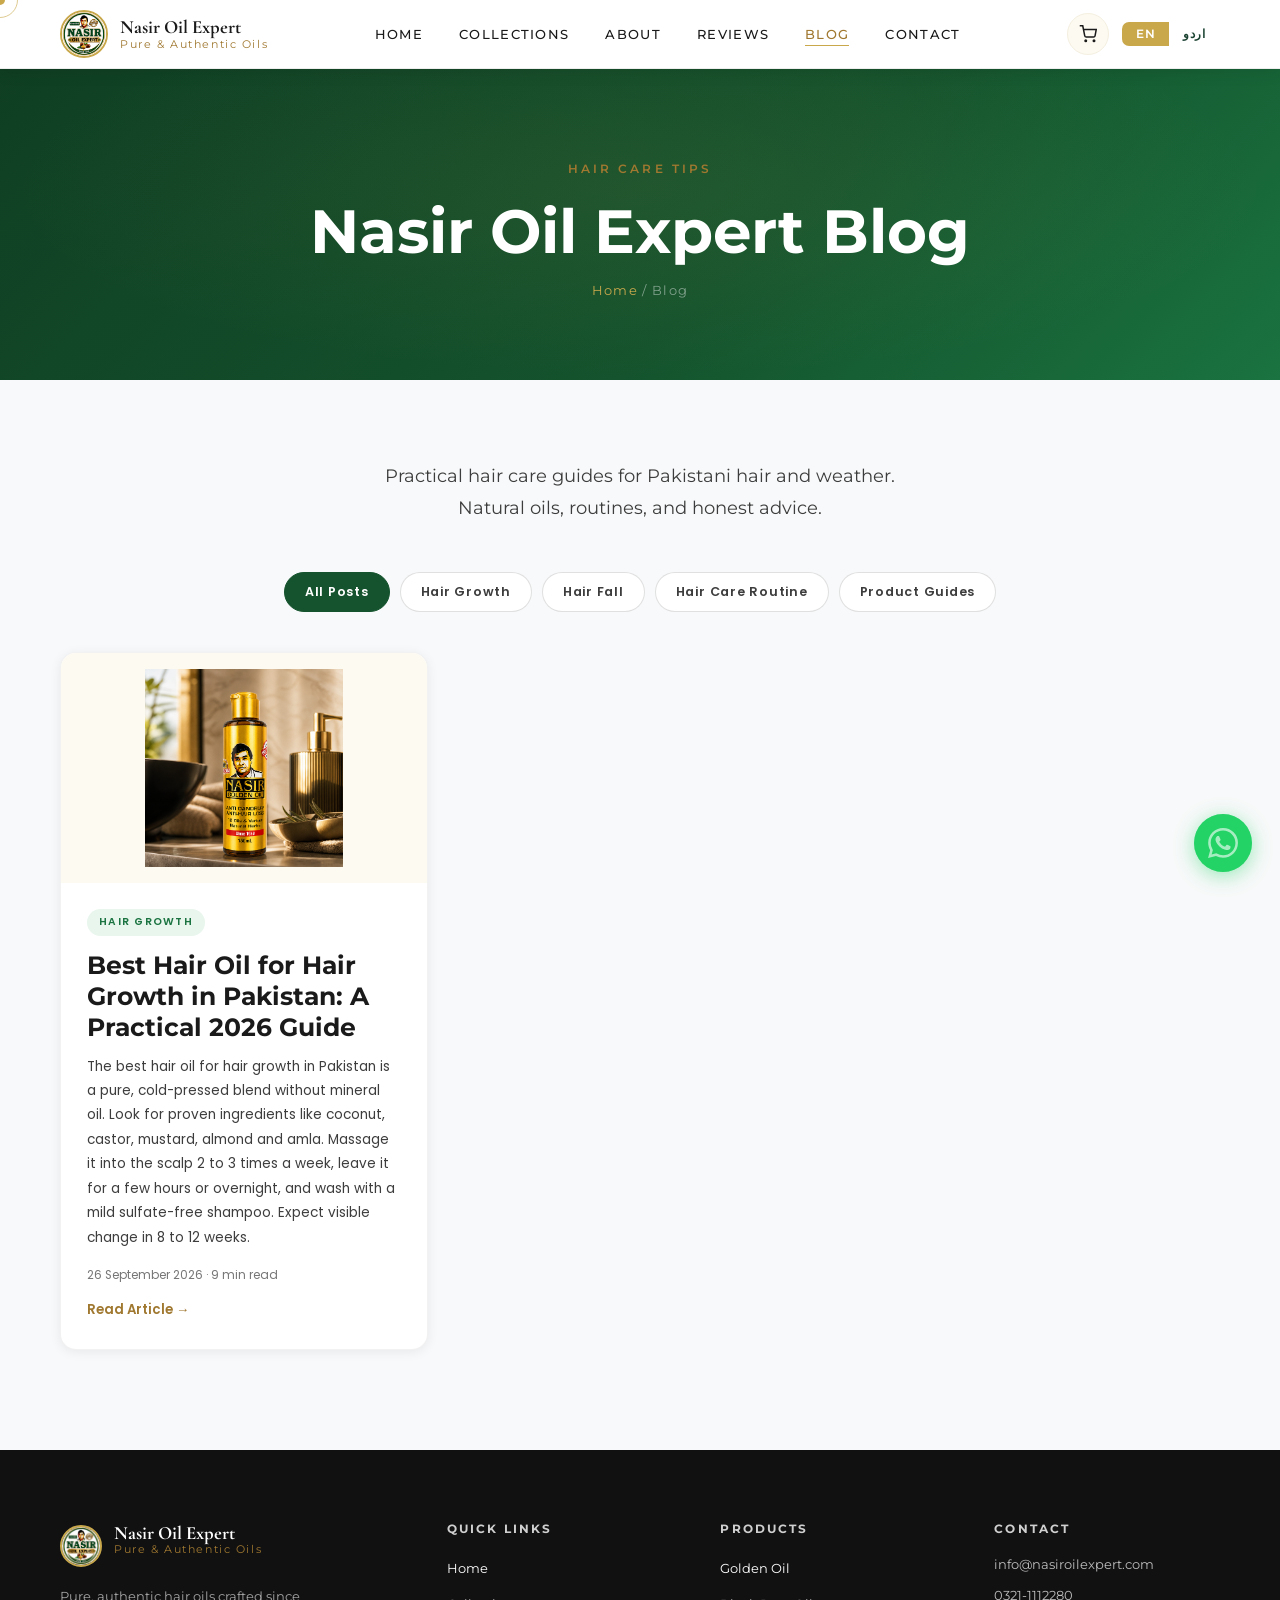
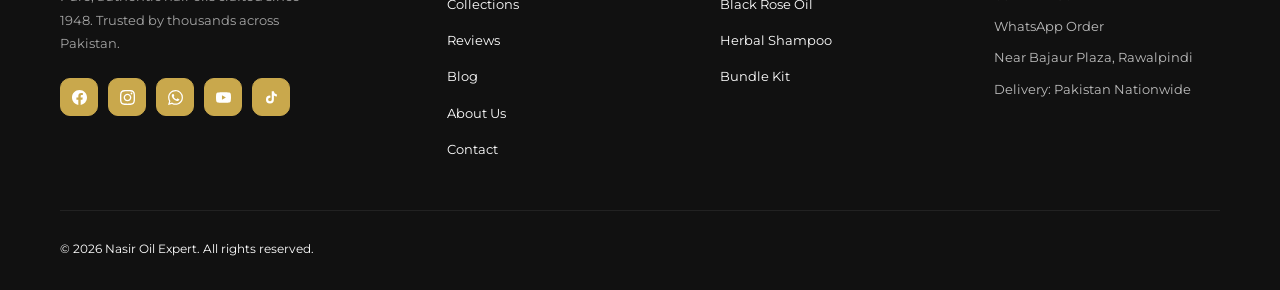
<file: blog/index.html>
<!DOCTYPE html>
<html lang="en">
<head>
<!-- Google tag (gtag.js) -->
<script async src="https://www.googletagmanager.com/gtag/js?id=G-N2RWM9N4GE"></script>
<script>
  window.dataLayer = window.dataLayer || [];
  function gtag(){dataLayer.push(arguments);}
  gtag('js', new Date());
  gtag('config', 'G-N2RWM9N4GE');
</script>
<!-- Meta Pixel Code -->
<script>
!function(f,b,e,v,n,t,s)
{if(f.fbq)return;n=f.fbq=function(){n.callMethod?
n.callMethod.apply(n,arguments):n.queue.push(arguments)};
if(!f._fbq)f._fbq=n;n.push=n;n.loaded=!0;n.version='2.0';
n.queue=[];t=b.createElement(e);t.async=!0;
t.src=v;s=b.getElementsByTagName(e)[0];
s.parentNode.insertBefore(t,s)}(window, document,'script',
'https://connect.facebook.net/en_US/fbevents.js');
fbq('init', '1622312982781463');
fbq('track', 'PageView');
</script>
<noscript><img height="1" width="1" style="display:none"
src="https://www.facebook.com/tr?id=1622312982781463&ev=PageView&noscript=1"
/></noscript>
<!-- End Meta Pixel Code -->
  <meta charset="UTF-8" />
  <meta name="viewport" content="width=device-width, initial-scale=1.0" />
  <title>Hair Care Blog | Nasir Oil Expert</title>
  <meta name="description" content="Hair care tips, natural oil guides and hair growth advice for Pakistani men and women from Nasir Oil Expert. Honest, practical and easy to follow." />
  <link rel="canonical" href="https://nasiroilexpert.com/blog/" />
  <meta property="og:type" content="website" />
  <meta property="og:url" content="https://nasiroilexpert.com/blog/" />
  <meta property="og:title" content="Hair Care Blog | Nasir Oil Expert" />
  <meta property="og:description" content="Hair care tips, natural oil guides and hair growth advice for Pakistani men and women from Nasir Oil Expert. Honest, practical and easy to follow." />
  <meta property="og:image" content="https://nasiroilexpert.com/images/golden/golden-oil-hero.png" />
  <meta property="og:site_name" content="Nasir Oil Expert" />
  <meta name="twitter:card" content="summary_large_image" />
  <meta name="twitter:title" content="Hair Care Blog | Nasir Oil Expert" />
  <meta name="twitter:description" content="Hair care tips, natural oil guides and hair growth advice for Pakistani men and women from Nasir Oil Expert. Honest, practical and easy to follow." />
  <meta name="twitter:image" content="https://nasiroilexpert.com/images/golden/golden-oil-hero.png" />
  <script type="application/ld+json">
  {"@context": "https://schema.org", "@type": "Blog", "name": "Nasir Oil Expert Blog", "url": "https://nasiroilexpert.com/blog/", "description": "Hair care tips, natural oil guides and hair growth advice for Pakistani men and women from Nasir Oil Expert. Honest, practical and easy to follow.", "blogPost": [{"@type": "BlogPosting", "headline": "Best Hair Oil for Hair Growth in Pakistan: A Practical 2026 Guide", "url": "https://nasiroilexpert.com/blog/best-hair-oil-for-hair-growth-in-pakistan", "datePublished": "2026-09-26"}]}
  </script>
  <link rel="preconnect" href="https://fonts.googleapis.com" />
  <link rel="preconnect" href="https://fonts.gstatic.com" crossorigin />
  <link href="https://fonts.googleapis.com/css2?family=Cormorant+Garamond:ital,wght@0,400;0,600;0,700;1,400&family=Montserrat:wght@300;400;500;600;700&family=Poppins:wght@300;400;500;600;700&family=Noto+Nastaliq+Urdu:wght@400;700&display=swap" rel="stylesheet" />
  <link rel="stylesheet" href="/styles3.css?v=4" />
  <link rel="stylesheet" href="/blog.css?v=5" />
</head>
<body>

<!-- CURSOR -->
<div class="cursor"></div>
<div class="cursor-follower"></div>

<!-- NAVBAR -->
<nav class="navbar scrolled" id="navbar">
  <a href="/" class="nav-logo">
    <img src="/images/logo.png" alt="Nasir Oil Expert" class="nav-logo-img">
    <div class="nav-logo-text">Nasir Oil Expert<span data-i18n="ft.tagline">Pure &amp; Authentic Oils</span></div>
  </a>
  <ul class="nav-links">
    <li><a href="/" data-i18n="nav.home">Home</a></li>
    <li class="nav-has-dropdown"><a href="/products" data-i18n="nav.collections">Collections &#9660;</a><ul class="nav-dropdown"><li><a href="/bundle-kit" data-i18n="nav.bundleKit">Bundle Kit</a></li><li><a href="/golden-oil" data-i18n="nav.goldenOil">Golden Oil</a></li><li><a href="/black-rose-oil" data-i18n="nav.blackRoseOil">Black Rose Oil</a></li><li><a href="/herbal-shampoo" data-i18n="nav.herbalShampoo">Herbal Shampoo</a></li></ul></li>
    <li><a href="/about" data-i18n="nav.about">About</a></li>
    <li><a href="/reviews" data-i18n="nav.reviews">Reviews</a></li>
    <li><a href="/blog/" class="active" data-i18n="nav.blog">Blog</a></li>
    <li><a href="/contact" data-i18n="nav.contact">Contact</a></li>
  </ul>
  <div class="nav-right">
    <a href="/cart" class="cart-icon-btn" title="Cart">
      <svg width="18" height="18" fill="none" stroke="currentColor" stroke-width="2" viewBox="0 0 24 24"><circle cx="9" cy="21" r="1"/><circle cx="20" cy="21" r="1"/><path d="M1 1h4l2.68 13.39a2 2 0 0 0 2 1.61h9.72a2 2 0 0 0 2-1.61L23 6H6"/></svg>
      <span class="cart-count">0</span>
    </a>
    <button class="lang-toggle" onclick="noeToggleLang()" data-active="en" title="Switch Language"><span>EN</span><span>&#1575;&#1585;&#1583;&#1608;</span></button>
  </div>
  <div class="nav-hamburger"><span></span><span></span><span></span></div>
</nav>

<!-- MOBILE NAV -->
<div class="mobile-nav">
  <button class="mobile-nav-close">&#10005;</button>
  <a href="/" data-i18n="nav.home">Home</a>
  <a href="/products" data-i18n="nav.collections">Collections</a>
  <a href="/bundle-kit" class="mn-sub-link" data-i18n="nav.bundleKit">&#9656; Bundle Kit</a>
  <a href="/golden-oil" class="mn-sub-link" data-i18n="nav.goldenOil">&#9656; Golden Oil</a>
  <a href="/black-rose-oil" class="mn-sub-link" data-i18n="nav.blackRoseOil">&#9656; Black Rose Oil</a>
  <a href="/herbal-shampoo" class="mn-sub-link" data-i18n="nav.herbalShampoo">&#9656; Herbal Shampoo</a>
  <a href="/about" data-i18n="nav.about">About</a>
  <a href="/contact" data-i18n="nav.contact">Contact</a>
  <a href="/reviews" data-i18n="nav.reviews">Reviews</a>
  <a href="/blog/" data-i18n="nav.blog">Blog</a>
  <button class="lang-toggle" onclick="noeToggleLang()" data-active="en" style="margin:16px auto 0;display:flex;"><span>EN</span><span>&#1575;&#1585;&#1583;&#1608;</span></button>
</div>

<!-- PAGE HERO -->
<section class="page-hero" style="padding-top:80px;">
  <div class="hero-particles"></div>
  <div class="page-hero-content">
    <div class="section-label" style="justify-content:center;margin-bottom:16px;">Hair Care Tips</div>
    <h1>Nasir Oil Expert Blog</h1>
    <div class="breadcrumb"><a href="/">Home</a> / <span>Blog</span></div>
  </div>
</section>

<!-- BLOG LIST -->
<section class="blog-list-section">
  <p class="section-subtitle blog-list-intro">Practical hair care guides for Pakistani hair and weather. Natural oils, routines, and honest advice.</p>
  <div class="blog-filters" role="tablist" aria-label="Blog categories">
    <button class="blog-filter active" data-filter="all">All Posts</button>
    <button class="blog-filter" data-filter="hair-growth">Hair Growth</button>
    <button class="blog-filter" data-filter="hair-fall">Hair Fall</button>
    <button class="blog-filter" data-filter="hair-care-routine">Hair Care Routine</button>
    <button class="blog-filter" data-filter="product-guides">Product Guides</button>
  </div>
  <div class="blog-grid">
    <a class="blog-card" href="/blog/best-hair-oil-for-hair-growth-in-pakistan" data-category="hair-growth hair-care-routine">
      <div class="blog-card-img"><img src="/images/golden/golden-oil-hero.png" alt="Best Hair Oil for Hair Growth in Pakistan: A Practical 2026 Guide" loading="lazy" /></div>
      <div class="blog-card-body">
        <span class="blog-card-tag">Hair Growth</span>
        <h2>Best Hair Oil for Hair Growth in Pakistan: A Practical 2026 Guide</h2>
        <p>The best hair oil for hair growth in Pakistan is a pure, cold-pressed blend without mineral oil. Look for proven ingredients like coconut, castor, mustard, almond and amla. Massage it into the scalp 2 to 3 times a week, leave it for a few hours or overnight, and wash with a mild sulfate-free shampoo. Expect visible change in 8 to 12 weeks.</p>
        <div class="blog-card-meta"><time datetime="2026-09-26">26 September 2026</time> &middot; 9 min read</div>
        <span class="blog-card-link">Read Article &#8594;</span>
      </div>
    </a>
  </div>
  <p class="blog-empty" hidden>No posts in this category yet. New guides are coming soon.</p>
</section>
<script>
(function(){
  var btns=document.querySelectorAll('.blog-filter'), cards=document.querySelectorAll('.blog-card'), empty=document.querySelector('.blog-empty');
  btns.forEach(function(b){ b.addEventListener('click',function(){
    btns.forEach(function(x){x.classList.remove('active');}); b.classList.add('active');
    var f=b.getAttribute('data-filter'), shown=0;
    cards.forEach(function(c){ var ok=f==='all'||(' '+c.getAttribute('data-category')+' ').indexOf(' '+f+' ')>-1; c.style.display=ok?'':'none'; if(ok)shown++; });
    empty.hidden=shown>0;
  }); });
})();
</script>

<!-- FOOTER -->
<footer>
  <div class="footer-inner">
    <div class="footer-top">
      <div class="footer-brand">
        <div class="nav-logo" style="margin-bottom:14px;">
          <img src="/images/logo.png" alt="Nasir Oil Expert" style="border-radius:50%;width:42px;height:42px;object-fit:cover;border:2px solid var(--gold);">
          <span class="nav-logo-text">Nasir Oil Expert<span data-i18n="ft.tagline">Pure &amp; Authentic Oils</span></span>
        </div>
        <p data-i18n="ft.brand.desc">Your destination for natural, effective products that nurture stronger, healthier hair.</p>
        <div class="footer-socials">
          <a href="https://www.facebook.com/share/19QpAj7k6t/" target="_blank" class="social-btn fb" title="Facebook">
            <svg width="15" height="15" fill="currentColor" viewBox="0 0 24 24"><path d="M24 12.073c0-6.627-5.373-12-12-12s-12 5.373-12 12c0 5.99 4.388 10.954 10.125 11.854v-8.385H7.078v-3.47h3.047V9.43c0-3.007 1.792-4.669 4.533-4.669 1.312 0 2.686.235 2.686.235v2.953H15.83c-1.491 0-1.956.925-1.956 1.874v2.25h3.328l-.532 3.47h-2.796v8.385C19.612 23.027 24 18.062 24 12.073z"/></svg>
          </a>
          <a href="https://www.instagram.com/nasiroilexpert" target="_blank" class="social-btn ig" title="Instagram">
            <svg width="15" height="15" fill="currentColor" viewBox="0 0 24 24"><path d="M12 2.163c3.204 0 3.584.012 4.85.07 3.252.148 4.771 1.691 4.919 4.919.058 1.265.069 1.645.069 4.849 0 3.205-.012 3.584-.069 4.849-.149 3.225-1.664 4.771-4.919 4.919-1.266.058-1.644.07-4.85.07-3.204 0-3.584-.012-4.849-.07-3.26-.149-4.771-1.699-4.919-4.92-.058-1.265-.07-1.644-.07-4.849 0-3.204.013-3.583.07-4.849.149-3.227 1.664-4.771 4.919-4.919 1.266-.057 1.645-.069 4.849-.069zm0-2.163c-3.259 0-3.667.014-4.947.072-4.358.2-6.78 2.618-6.98 6.98-.059 1.281-.073 1.689-.073 4.948 0 3.259.014 3.668.072 4.948.2 4.358 2.618 6.78 6.98 6.98 1.281.058 1.689.072 4.948.072 3.259 0 3.668-.014 4.948-.072 4.354-.2 6.782-2.618 6.979-6.98.059-1.28.073-1.689.073-4.948 0-3.259-.014-3.667-.072-4.947-.196-4.354-2.617-6.78-6.979-6.98-1.281-.059-1.69-.073-4.949-.073zm0 5.838c-3.403 0-6.162 2.759-6.162 6.162s2.759 6.163 6.162 6.163 6.162-2.759 6.162-6.163c0-3.403-2.759-6.162-6.162-6.162zm0 10.162c-2.209 0-4-1.79-4-4 0-2.209 1.791-4 4-4s4 1.791 4 4c0 2.21-1.791 4-4 4zm6.406-11.845c-.796 0-1.441.645-1.441 1.44s.645 1.44 1.441 1.44c.795 0 1.439-.645 1.439-1.44s-.644-1.44-1.439-1.44z"/></svg>
          </a>
          <a href="https://wa.me/923211112280" target="_blank" class="social-btn wa" title="WhatsApp">
            <svg width="15" height="15" fill="currentColor" viewBox="0 0 24 24"><path d="M17.472 14.382c-.297-.149-1.758-.867-2.03-.967-.273-.099-.471-.148-.67.15-.197.297-.767.966-.94 1.164-.173.199-.347.223-.644.075-.297-.15-1.255-.463-2.39-1.475-.883-.788-1.48-1.761-1.653-2.059-.173-.297-.018-.458.13-.606.134-.133.298-.347.446-.52.149-.174.198-.298.298-.497.099-.198.05-.371-.025-.52-.075-.149-.669-1.612-.916-2.207-.242-.579-.487-.5-.669-.51-.173-.008-.371-.01-.57-.01-.198 0-.52.074-.792.372-.272.297-1.04 1.016-1.04 2.479 0 1.462 1.065 2.875 1.213 3.074.149.198 2.096 3.2 5.077 4.487.709.306 1.262.489 1.694.625.712.227 1.36.195 1.871.118.571-.085 1.758-.719 2.006-1.413.248-.694.248-1.289.173-1.413-.074-.124-.272-.198-.57-.347m-5.421 7.403h-.004a9.87 9.87 0 01-5.031-1.378l-.361-.214-3.741.982.998-3.648-.235-.374a9.86 9.86 0 01-1.51-5.26c.001-5.45 4.436-9.884 9.888-9.884 2.64 0 5.122 1.03 6.988 2.898a9.825 9.825 0 012.893 6.994c-.003 5.45-4.437 9.884-9.885 9.884m8.413-18.297A11.815 11.815 0 0012.05 0C5.495 0 .16 5.335.157 11.892c0 2.096.547 4.142 1.588 5.945L.057 24l6.305-1.654a11.882 11.882 0 005.683 1.448h.005c6.554 0 11.89-5.335 11.893-11.893a11.821 11.821 0 00-3.48-8.413z"/></svg>
          </a>
          <a href="https://www.youtube.com/@nasiroilexpert" target="_blank" class="social-btn yt" title="YouTube">
            <svg width="15" height="15" fill="currentColor" viewBox="0 0 24 24"><path d="M23.498 6.186a3.016 3.016 0 00-2.122-2.136C19.505 3.545 12 3.545 12 3.545s-7.505 0-9.377.505A3.017 3.017 0 00.502 6.186C0 8.07 0 12 0 12s0 3.93.502 5.814a3.016 3.016 0 002.122 2.136c1.871.505 9.376.505 9.376.505s7.505 0 9.377-.505a3.015 3.015 0 002.122-2.136C24 15.93 24 12 24 12s0-3.93-.502-5.814zM9.545 15.568V8.432L15.818 12l-6.273 3.568z"/></svg>
          </a>
          <a href="https://www.tiktok.com/@nasiroilexpert" target="_blank" class="social-btn tt" title="TikTok">
            <svg width="15" height="15" fill="currentColor" viewBox="0 0 24 24"><path d="M19.59 6.69a4.83 4.83 0 01-3.77-4.25V2h-3.45v13.67a2.89 2.89 0 01-2.88 2.5 2.89 2.89 0 01-2.89-2.89 2.89 2.89 0 012.89-2.89c.28 0 .54.04.79.1V9.01a6.33 6.33 0 00-.79-.05 6.34 6.34 0 00-6.34 6.34 6.34 6.34 0 006.34 6.34 6.34 6.34 0 006.33-6.34V8.69a8.18 8.18 0 004.78 1.52V6.77a4.85 4.85 0 01-1.02-.08z"/></svg>
          </a>
        </div>      </div>
      <div class="footer-col"><h4 data-i18n="ft.quickLinks">Quick Links</h4><ul>
          <li><a href="/" data-i18n="ft.home">Home</a></li>
          <li><a href="/products" data-i18n="ft.collections">Collections</a></li>
          <li><a href="/reviews" data-i18n="ft.reviews">Reviews</a></li>
          <li><a href="/blog/" data-i18n="ft.blog">Blog</a></li>
          <li><a href="/about" data-i18n="ft.about">About Us</a></li>
          <li><a href="/contact" data-i18n="ft.contactLink">Contact</a></li>
        </ul></div>
      <div class="footer-col"><h4 data-i18n="ft.products">Products</h4><ul><li><a href="/golden-oil" data-i18n="ft.prod.golden">Golden Oil</a></li><li><a href="/black-rose-oil" data-i18n="ft.prod.rose">Black Rose Oil</a></li><li><a href="/herbal-shampoo" data-i18n="ft.prod.shampoo">Herbal Shampoo</a></li><li><a href="/bundle-kit" data-i18n="ft.prod.bundle">Bundle Kit</a></li></ul></div>
      <div class="footer-col">
        <h4 data-i18n="ft.contact">Contact</h4>
        <a href="mailto:info@nasiroilexpert.com" class="contact-item">info@nasiroilexpert.com</a>
        <a href="tel:+923211112280" class="contact-item">0321-1112280</a>
        <a href="https://wa.me/923211112280" class="contact-item" target="_blank"><span data-i18n="ft.waOrder">WhatsApp Order</span></a>
        <a href="https://maps.google.com/?q=Nasir+Oil+Mills,+Near+Bajaur+Plaza,+Opp+Ajwa+Hotel,+Rawalpindi" class="contact-item" target="_blank" rel="noopener">Near Bajaur Plaza, Rawalpindi</a>
        <div class="contact-item">Delivery: Pakistan Nationwide</div>
      </div>
    </div>
    <div class="footer-bottom">
      <p data-i18n="ft.rights">&copy; 2026 Nasir Oil Expert. All rights reserved.</p>
    </div>
  </div>
</footer>

<a href="https://wa.me/923211112280" class="wa-float" target="_blank" title="Order on WhatsApp">
  <span class="wa-float-pulse"></span>
  <svg viewBox="0 0 24 24" xmlns="http://www.w3.org/2000/svg"><path d="M17.472 14.382c-.297-.149-1.758-.867-2.03-.967-.273-.099-.471-.148-.67.15-.197.297-.767.966-.94 1.164-.173.199-.347.223-.644.075-.297-.15-1.255-.463-2.39-1.475-.883-.788-1.48-1.761-1.653-2.059-.173-.297-.018-.458.13-.606.134-.133.298-.347.446-.52.149-.174.198-.298.298-.497.099-.198.05-.371-.025-.52-.075-.149-.669-1.612-.916-2.207-.242-.579-.487-.5-.669-.51-.173-.008-.371-.01-.57-.01-.198 0-.52.074-.792.372-.272.297-1.04 1.016-1.04 2.479 0 1.462 1.065 2.875 1.213 3.074.149.198 2.096 3.2 5.077 4.487.709.306 1.262.489 1.694.625.712.227 1.36.195 1.871.118.571-.085 1.758-.719 2.006-1.413.248-.694.248-1.289.173-1.413-.074-.124-.272-.198-.57-.347m-5.421 7.403h-.004a9.87 9.87 0 01-5.031-1.378l-.361-.214-3.741.982.998-3.648-.235-.374a9.86 9.86 0 01-1.51-5.26c.001-5.45 4.436-9.884 9.888-9.884 2.64 0 5.122 1.03 6.988 2.898a9.825 9.825 0 012.893 6.994c-.003 5.45-4.437 9.884-9.885 9.884m8.413-18.297A11.815 11.815 0 0012.05 0C5.495 0 .16 5.335.157 11.892c0 2.096.547 4.142 1.588 5.945L.057 24l6.305-1.654a11.882 11.882 0 005.683 1.448h.005c6.554 0 11.89-5.335 11.893-11.893a11.821 11.821 0 00-3.48-8.413z"/></svg>
</a>
<script src="/script.js?v=3"></script>
<script src="/lang.js?v=20260922"></script>
<script src="/order-modal.js?v=20260924"></script>
<script src="/script.js?v=3"></script>
<script src="/lang.js?v=20260926"></script>
<script src="/order-modal.js?v=20260924"></script>
</body>
</html>
</file>
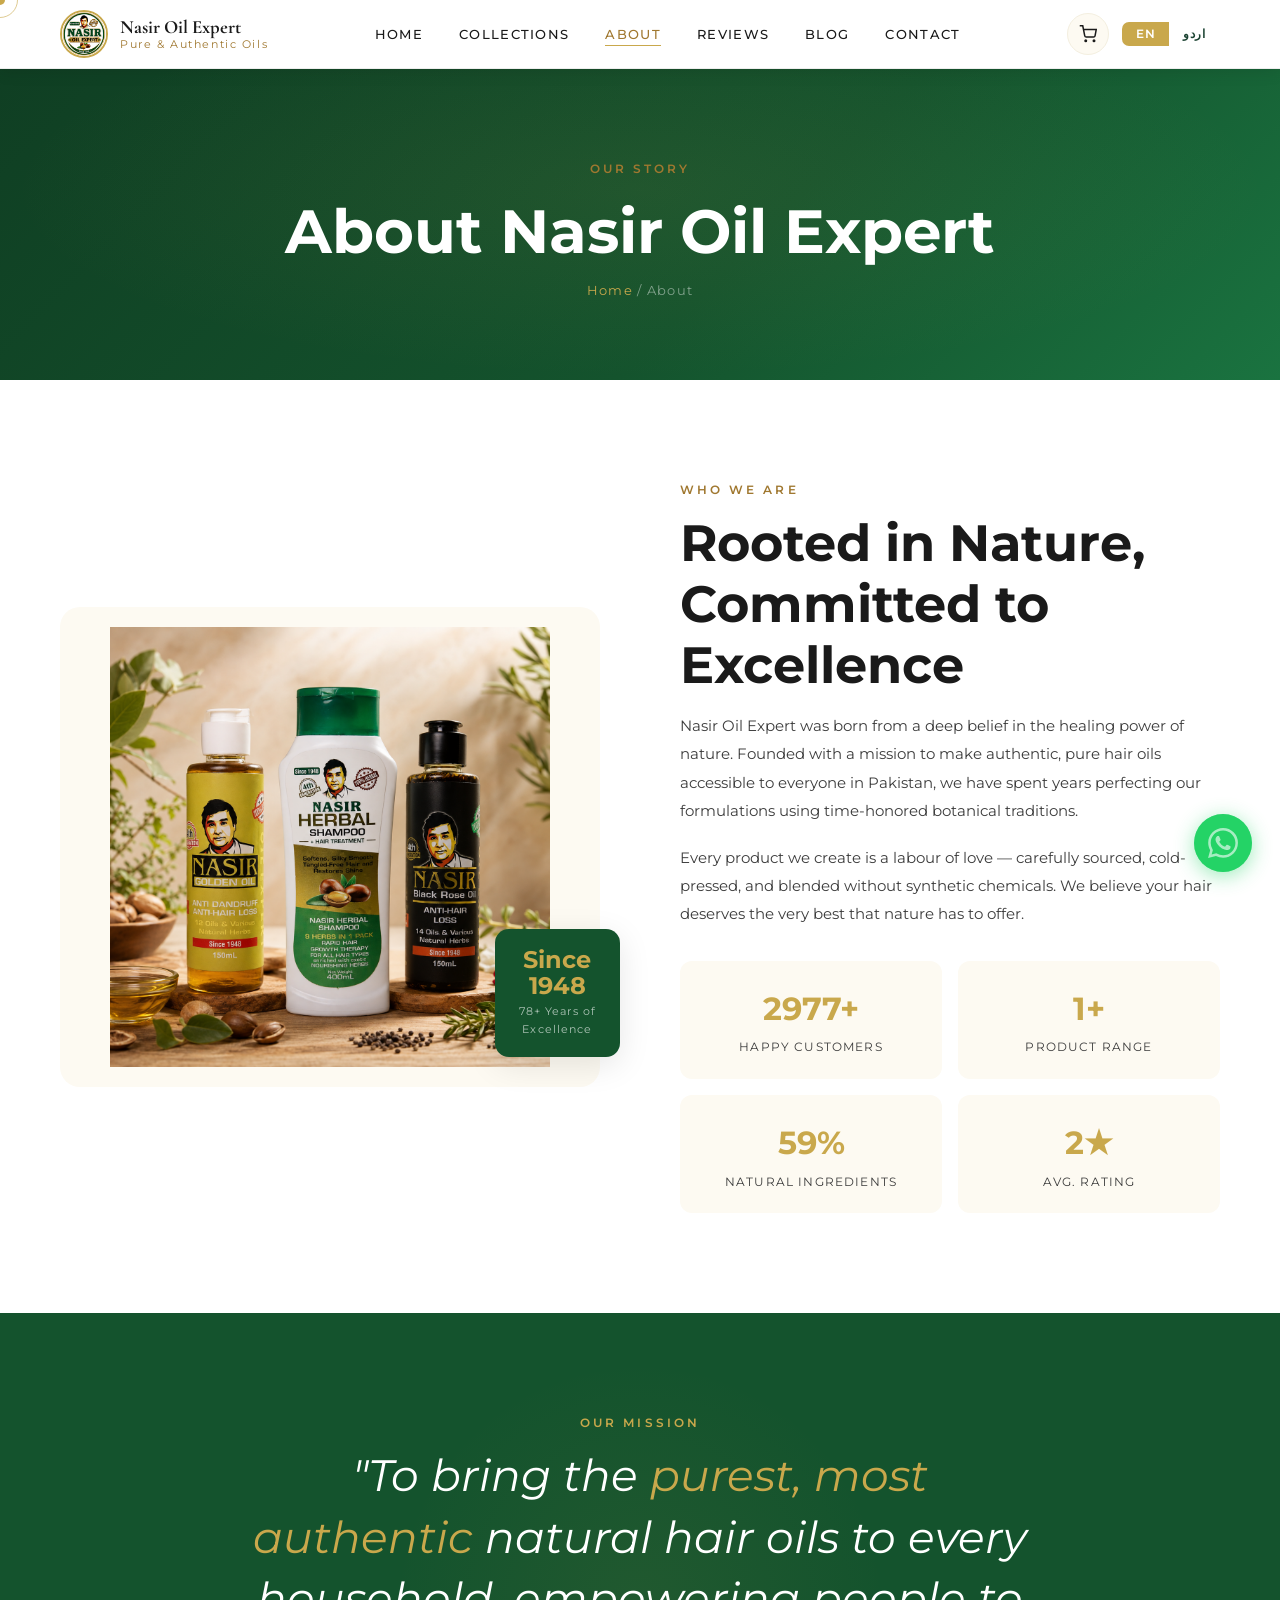
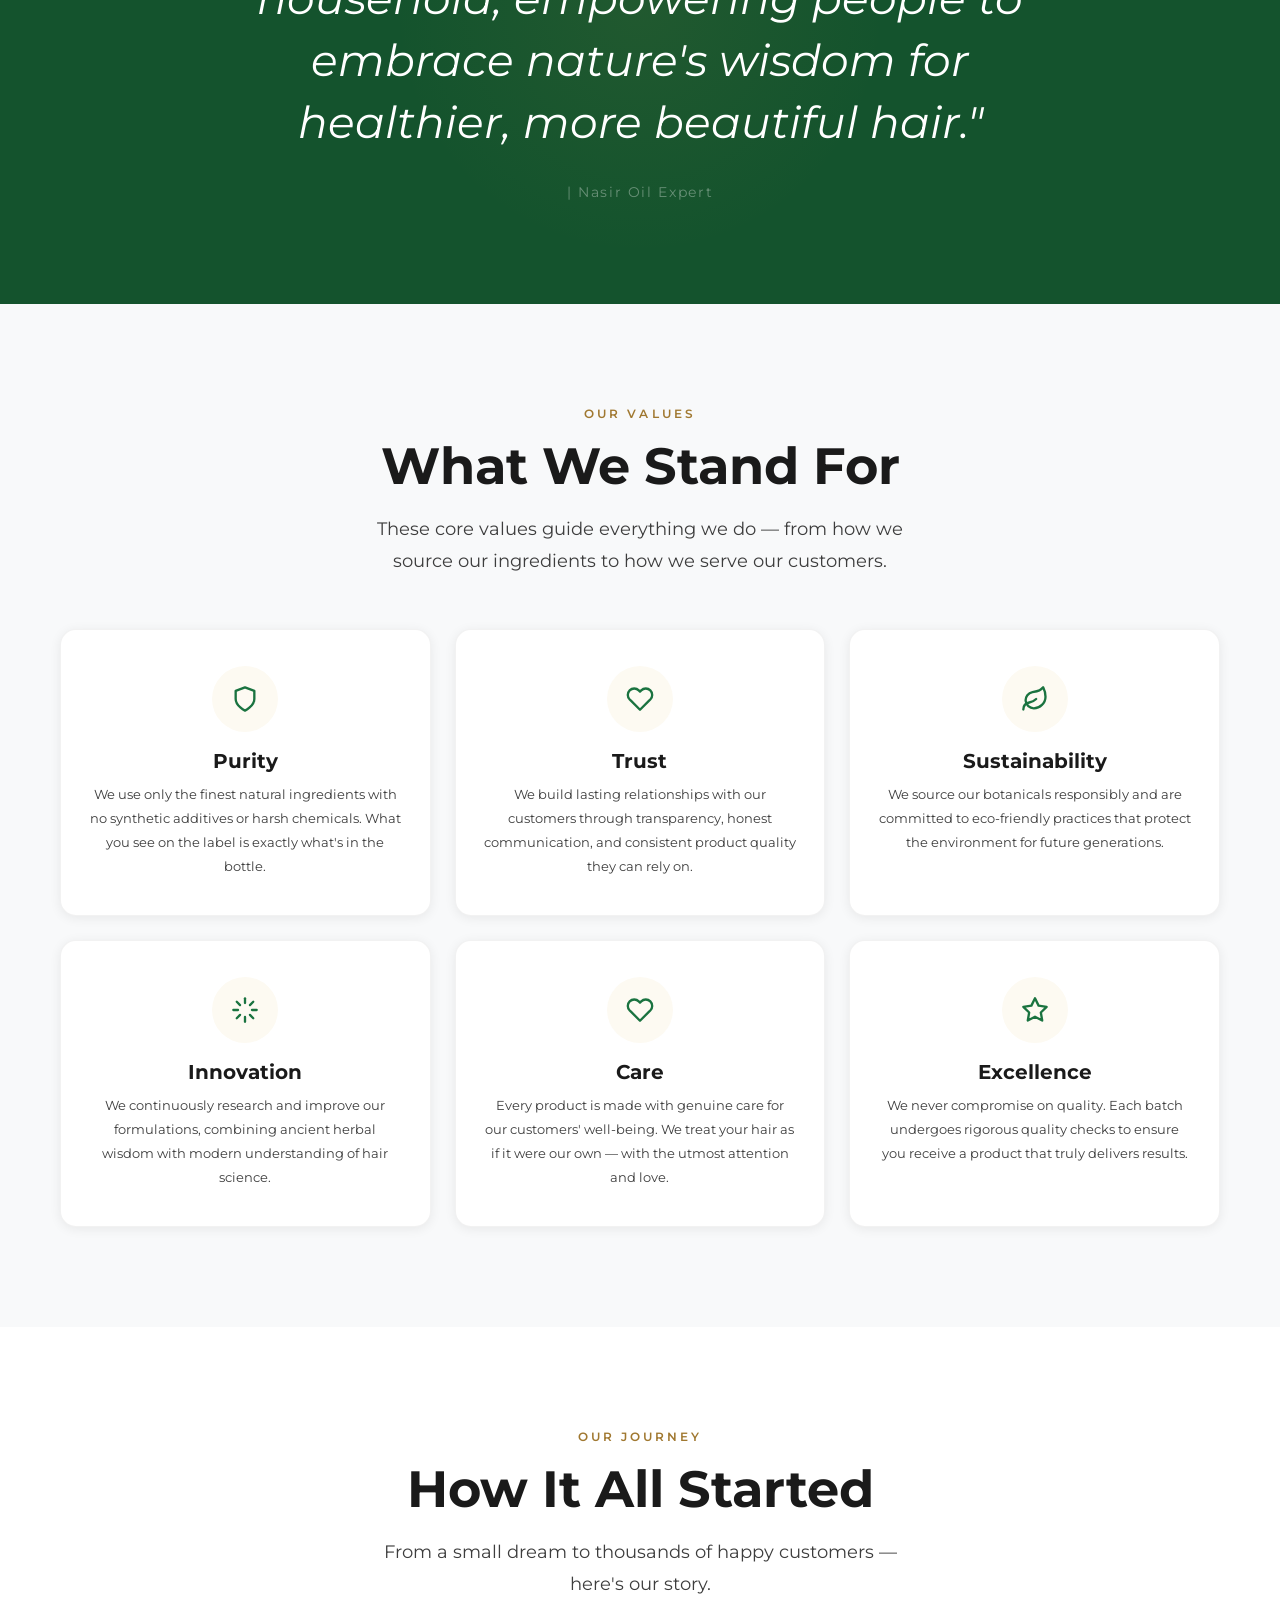
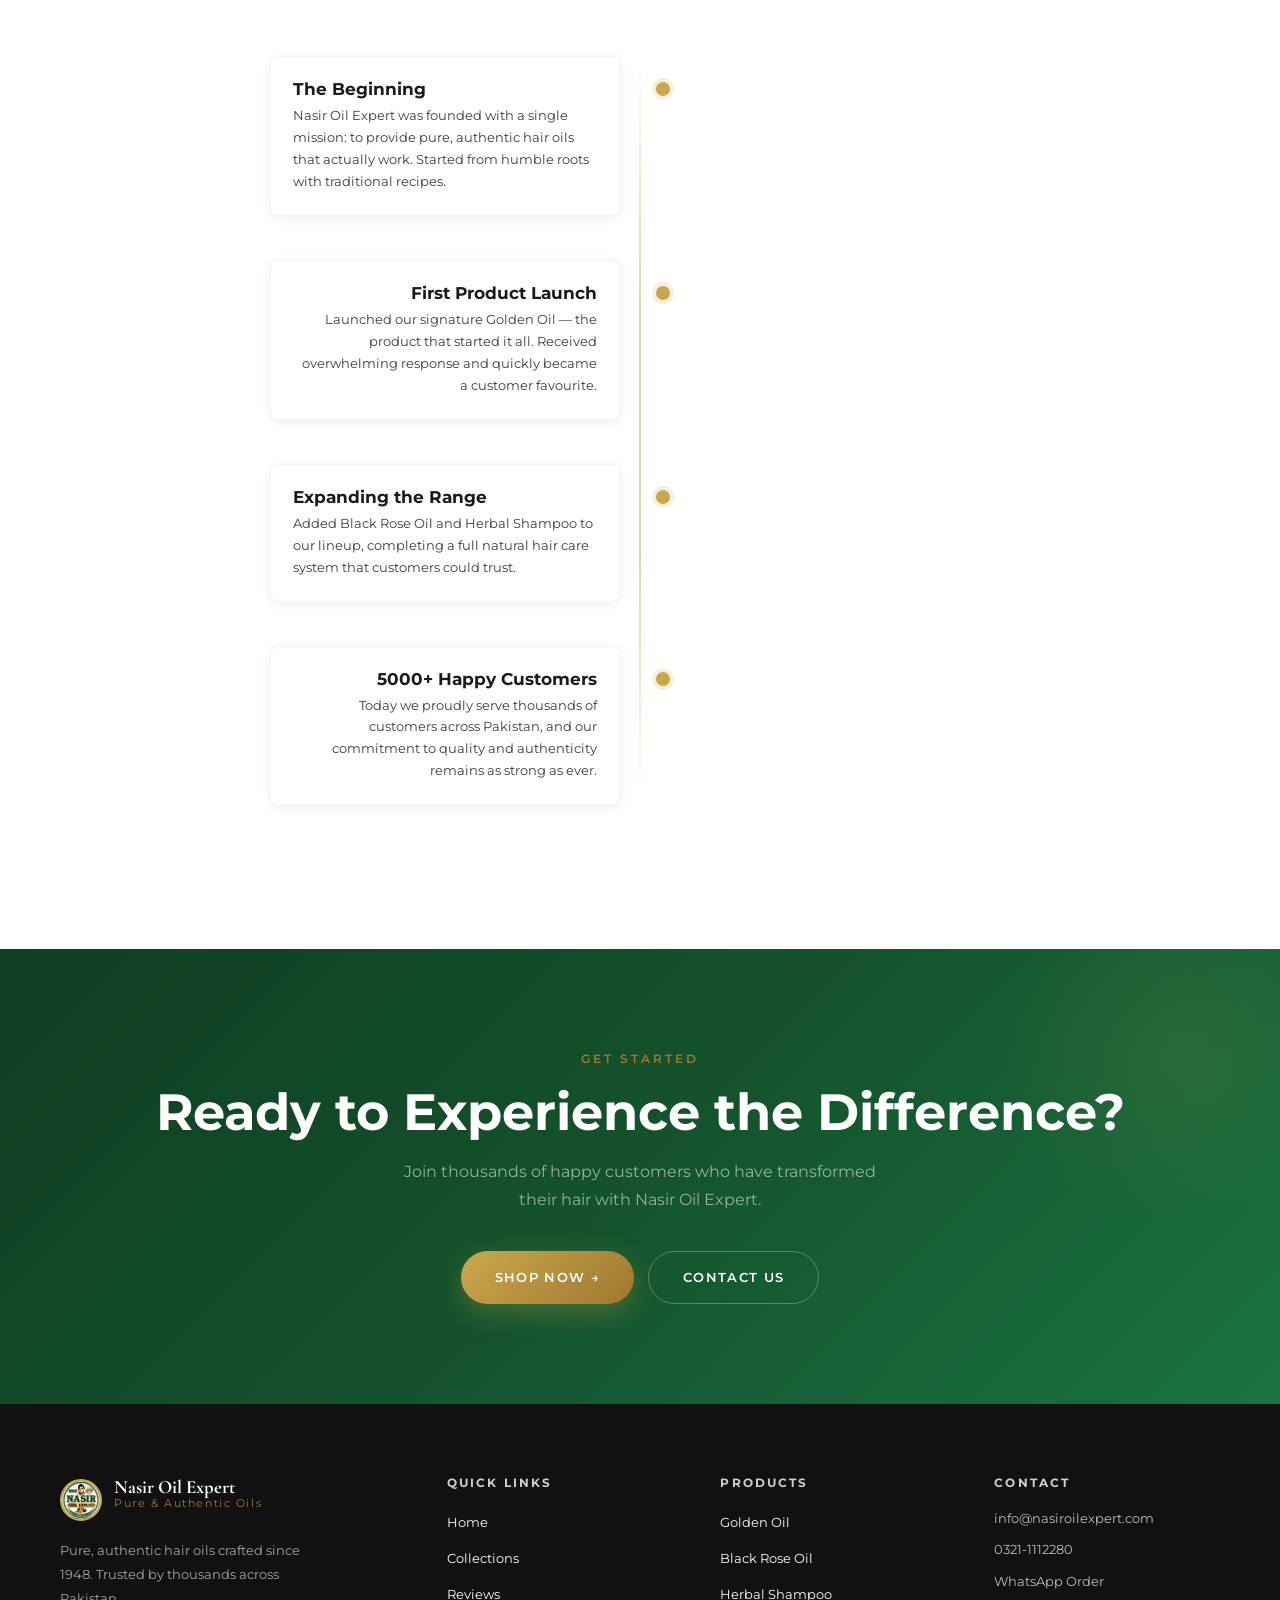
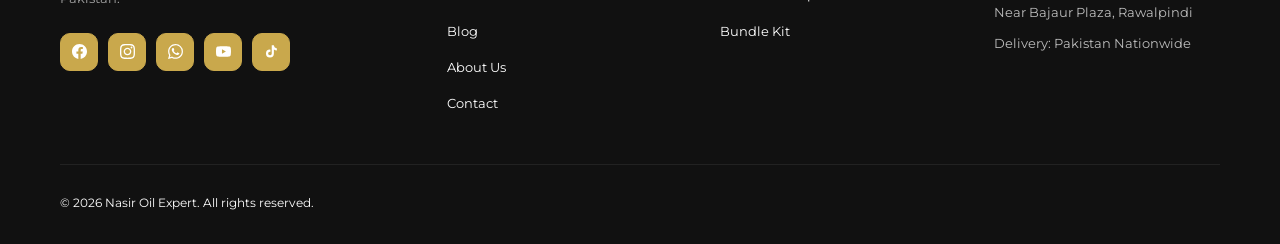
<file: about.html>
<!DOCTYPE html>
<html lang="en">
<head>
<!-- Google tag (gtag.js) -->
<script async src="https://www.googletagmanager.com/gtag/js?id=G-N2RWM9N4GE"></script>
<script>
  window.dataLayer = window.dataLayer || [];
  function gtag(){dataLayer.push(arguments);}
  gtag('js', new Date());
  gtag('config', 'G-N2RWM9N4GE');
</script>
<!-- Meta Pixel Code -->
<script>
!function(f,b,e,v,n,t,s)
{if(f.fbq)return;n=f.fbq=function(){n.callMethod?
n.callMethod.apply(n,arguments):n.queue.push(arguments)};
if(!f._fbq)f._fbq=n;n.push=n;n.loaded=!0;n.version='2.0';
n.queue=[];t=b.createElement(e);t.async=!0;
t.src=v;s=b.getElementsByTagName(e)[0];
s.parentNode.insertBefore(t,s)}(window, document,'script',
'https://connect.facebook.net/en_US/fbevents.js');
fbq('init', '1622312982781463');
fbq('track', 'PageView');
</script>
<noscript><img height="1" width="1" style="display:none"
src="https://www.facebook.com/tr?id=1622312982781463&ev=PageView&noscript=1"
/></noscript>
<!-- End Meta Pixel Code -->
  <meta charset="UTF-8" />
  <meta name="viewport" content="width=device-width, initial-scale=1.0" />
  <title>About Us |  Nasir Oil Expert</title>
  <meta name="description" content="Learn about Nasir Oil Expert | Our story, mission, and commitment to pure, authentic natural hair oils. Serving Pakistan with quality since day one." />
  <link rel="canonical" href="https://nasiroilexpert.com/about" />
  <meta property="og:type" content="website" />
  <meta property="og:url" content="https://nasiroilexpert.com/about" />
  <meta property="og:title" content="About Us | Nasir Oil Expert" />
  <meta property="og:description" content="Our story, mission, and commitment to pure, authentic natural hair oils. Serving Pakistan with quality since day one." />
  <meta property="og:image" content="https://nasiroilexpert.com/images/hero-banner.jpg" />
  <meta property="og:site_name" content="Nasir Oil Expert" />
  <meta name="twitter:card" content="summary_large_image" />
  <meta name="twitter:title" content="About Us | Nasir Oil Expert" />
  <meta name="twitter:description" content="Our story, mission, and commitment to pure, authentic natural hair oils." />
  <meta name="twitter:image" content="https://nasiroilexpert.com/images/hero-banner.jpg" />
  <script type="application/ld+json">
  {
    "@context": "https://schema.org",
    "@type": "Organization",
    "name": "Nasir Oil Expert",
    "url": "https://nasiroilexpert.com/",
    "logo": "https://nasiroilexpert.com/images/logo.png",
    "description": "Pure and authentic hair oils and herbal shampoos. Golden Oil, Black Rose Oil and Herbal Shampoo with nationwide delivery in Pakistan.",
    "sameAs": [
      "https://www.facebook.com/share/19QpAj7k6t/",
      "https://www.instagram.com/nasiroilexpert",
      "https://www.youtube.com/@nasiroilexpert",
      "https://www.tiktok.com/@nasiroilexpert"
    ],
    "contactPoint": {
      "@type": "ContactPoint",
      "telephone": "+92-321-111-2280",
      "contactType": "customer service",
      "areaServed": "PK"
    }
  }
  </script>
  <link rel="preconnect" href="https://fonts.googleapis.com" />
  <link rel="preconnect" href="https://fonts.gstatic.com" crossorigin />
  <link href="https://fonts.googleapis.com/css2?family=Cormorant+Garamond:ital,wght@0,400;0,600;0,700;1,400&family=Montserrat:wght@300;400;500;600;700&family=Noto+Nastaliq+Urdu:wght@400;700&display=swap" rel="stylesheet" />
  <link rel="stylesheet" href="styles3.css?v=4" />
  <style>
    .values-grid { display:grid; grid-template-columns:repeat(3,1fr); gap:24px; max-width:1200px; margin:52px auto 0; }
    .value-card { padding:36px 28px; background:var(--white); border-radius:var(--radius); border-bottom:3px solid transparent; box-shadow:var(--shadow-sm); transition:all 0.4s ease; text-align:center; border:1px solid rgba(0,0,0,0.05); }
    .value-card:hover { border-bottom-color:var(--gold); transform:translateY(-7px); box-shadow:var(--shadow-md); }
    .value-icon { width:66px; height:66px; border-radius:50%; background:var(--cream); display:flex; align-items:center; justify-content:center; font-size:1.8rem; margin:0 auto 18px; transition:all 0.4s ease; }
    .value-card:hover .value-icon { background:linear-gradient(135deg,var(--green-light),var(--green-mid)); }
    .value-card h3 { font-size:1.15rem; color:var(--text-dark); margin-bottom:10px; }
    .value-card p { font-family:'Montserrat',sans-serif; font-size:0.78rem; color:var(--text-light); line-height:1.8; }
    .mission-section { background:var(--green-deep); padding:100px 60px; text-align:center; position:relative; overflow:hidden; }
    .mission-section::before { content:''; position:absolute; top:50%; left:50%; transform:translate(-50%,-50%); width:500px; height:500px; background:radial-gradient(circle,rgba(201,168,76,0.07),transparent 70%); }
    .mission-quote { font-size:clamp(1.5rem,3.5vw,2.6rem); font-style:italic; color:var(--white); max-width:780px; margin:0 auto 28px; line-height:1.4; position:relative; z-index:1; }
    .mission-quote span { color:var(--gold); }
    .timeline { position:relative; max-width:780px; margin:56px auto 0; padding:0 20px; }
    .timeline::before { content:''; position:absolute; left:50%; top:0; bottom:0; width:1px; background:linear-gradient(to bottom,transparent,var(--gold),var(--gold),transparent); transform:translateX(-50%); }
    .timeline-item { display:flex; gap:36px; margin-bottom:44px; align-items:flex-start; }
    .timeline-item:nth-child(even) { flex-direction:row-reverse; }
    .timeline-item:nth-child(even) .timeline-content { text-align:right; }
    .timeline-content { flex:1; padding:22px; background:var(--white); border-radius:var(--radius-sm); box-shadow:var(--shadow-sm); border:1px solid rgba(0,0,0,0.04); }
    .timeline-year { font-size:1.7rem; font-weight:700; color:var(--gold); line-height:1; margin-bottom:4px; }
    .timeline-content h4 { font-size:0.98rem; color:var(--text-dark); margin-bottom:6px; }
    .timeline-content p { font-family:'Montserrat',sans-serif; font-size:0.76rem; color:var(--text-light); line-height:1.7; }
    .timeline-dot { width:14px; height:14px; border-radius:50%; background:var(--gold); flex-shrink:0; margin-top:26px; box-shadow:0 0 0 4px rgba(201,168,76,0.18); }
    @media(max-width:1024px){ .values-grid{grid-template-columns:repeat(2,1fr);} }
    @media(max-width:768px){
      .values-grid{grid-template-columns:1fr;}
      .mission-section{padding:72px 24px;}
      .timeline{padding:0 0 0 36px;}
      .timeline::before{left:14px;}
      .timeline-item,.timeline-item:nth-child(even){flex-direction:row; gap:16px;}
      .timeline-item:nth-child(even) .timeline-content{text-align:left;}
      .timeline-item > div:not(.timeline-content):not(.timeline-dot){display:none;}
      .timeline-dot{flex-shrink:0; margin-top:24px; margin-left:-28px;}
      .timeline-content{flex:1;}
    }
  </style>
</head>
<body>


<!-- CURSOR -->
<div class="cursor"></div>
<div class="cursor-follower"></div>

<!-- NAVBAR -->
<nav class="navbar scrolled" id="navbar">
  <a href="/" class="nav-logo">
    <img src="images/logo.png" alt="Nasir Oil Expert" class="nav-logo-img">
    <div class="nav-logo-text">Nasir Oil Expert<span data-i18n="ft.tagline">Pure &amp; Authentic Oils</span></div>
  </a>
  <ul class="nav-links">
    <li><a href="/" data-i18n="nav.home">Home</a></li>
    <li class="nav-has-dropdown"><a href="products" data-i18n="nav.collections">Collections &#9660;</a><ul class="nav-dropdown"><li><a href="bundle-kit" data-i18n="nav.bundleKit">Bundle Kit</a></li><li><a href="golden-oil" data-i18n="nav.goldenOil">Golden Oil</a></li><li><a href="black-rose-oil" data-i18n="nav.blackRoseOil">Black Rose Oil</a></li><li><a href="herbal-shampoo" data-i18n="nav.herbalShampoo">Herbal Shampoo</a></li></ul></li>
    <li><a href="about" class="active" data-i18n="nav.about">About</a></li>
    <li><a href="reviews" data-i18n="nav.reviews">Reviews</a></li><li><a href="/blog/" data-i18n="nav.blog">Blog</a></li>
    <li><a href="contact" data-i18n="nav.contact">Contact</a></li>
  </ul>
  <div class="nav-right">
    <a href="cart" class="cart-icon-btn" title="Cart">
      <svg width="18" height="18" fill="none" stroke="currentColor" stroke-width="2" viewBox="0 0 24 24"><circle cx="9" cy="21" r="1"/><circle cx="20" cy="21" r="1"/><path d="M1 1h4l2.68 13.39a2 2 0 0 0 2 1.61h9.72a2 2 0 0 0 2-1.61L23 6H6"/></svg>
      <span class="cart-count">0</span>
    </a>
    <button class="lang-toggle" onclick="noeToggleLang()" data-active="en" title="Switch Language"><span>EN</span><span>&#1575;&#1585;&#1583;&#1608;</span></button>
  </div>
  <div class="nav-hamburger"><span></span><span></span><span></span></div>
</nav>

<!-- MOBILE NAV -->
<div class="mobile-nav">
  <button class="mobile-nav-close">&#10005;</button>
  <a href="/" data-i18n="nav.home">Home</a>
  <a href="products" data-i18n="nav.collections">Collections</a>
  <a href="bundle-kit" class="mn-sub-link" data-i18n="nav.bundleKit">&#9656; Bundle Kit</a>
  <a href="golden-oil" class="mn-sub-link" data-i18n="nav.goldenOil">&#9656; Golden Oil</a>
  <a href="black-rose-oil" class="mn-sub-link" data-i18n="nav.blackRoseOil">&#9656; Black Rose Oil</a>
  <a href="herbal-shampoo" class="mn-sub-link" data-i18n="nav.herbalShampoo">&#9656; Herbal Shampoo</a>
  <a href="about" data-i18n="nav.about">About</a>
  <a href="contact" data-i18n="nav.contact">Contact</a>
  <a href="reviews" data-i18n="nav.reviews">Reviews</a>
  <a href="/blog/" data-i18n="nav.blog">Blog</a>
  <button class="lang-toggle" onclick="noeToggleLang()" data-active="en" style="margin:16px auto 0;display:flex;"><span>EN</span><span>&#1575;&#1585;&#1583;&#1608;</span></button>
</div>

<!-- PAGE HERO -->
<section class="page-hero" style="padding-top:80px;">
  <div class="hero-particles"></div>
  <div class="page-hero-content">
    <div class="section-label" style="justify-content:center;margin-bottom:16px;" data-i18n="ab.label">Our Story</div>
    <h1 data-i18n="ab.h1">About Nasir Oil Expert</h1>
    <div class="breadcrumb"><a href="/" data-i18n="bc.home">Home</a> / <span data-i18n="bc.about">About</span></div>
  </div>
</section>

<!-- STORY SECTION -->
<div class="about-strip" style="padding:100px 60px;">
  <div class="about-inner" style="max-width:1200px;margin:0 auto;">
    <div class="about-img-wrap reveal-left">
      <img src="images/bundle-kit.png" alt="3-in-1 Hair Complete Kit" style="width:100%;height:480px;object-fit:contain;border-radius:20px;background:var(--cream);padding:20px;box-sizing:border-box;">
      <div class="about-badge-float">
        <div class="num" style="font-size:1.4rem;line-height:1.1;" data-i18n-html="ab.badge.since">Since<br>1948</div>
        <div class="txt" data-i18n-html="ab.badge.years">78+ Years of<br>Excellence</div>
      </div>
    </div>
    <div class="reveal-right">
      <div class="section-label" data-i18n="ab.who.label">Who We Are</div>
      <h2 class="section-title" data-i18n="ab.who.title">Rooted in Nature, Committed to Excellence</h2>
      <p style="font-family:'Montserrat',sans-serif;font-size:0.88rem;color:var(--text-light);line-height:1.9;margin-bottom:18px;" data-i18n="ab.who.p1">
        Nasir Oil Expert was born from a deep belief in the healing power of nature. Founded with a mission to make authentic, pure hair oils accessible to everyone in Pakistan, we have spent years perfecting our formulations using time-honored botanical traditions.
      </p>
      <p style="font-family:'Montserrat',sans-serif;font-size:0.88rem;color:var(--text-light);line-height:1.9;margin-bottom:32px;" data-i18n="ab.who.p2">
        Every product we create is a labour of love |  carefully sourced, cold-pressed, and blended without synthetic chemicals. We believe your hair deserves the very best that nature has to offer.
      </p>
      <div style="display:grid;grid-template-columns:1fr 1fr;gap:16px;">
        <div style="text-align:center;padding:22px;background:var(--cream);border-radius:12px;">
          <div style="font-size:1.9rem;font-weight:700;color:var(--gold);" data-target="5000" data-suffix="+">0+</div>
          <div style="font-family:'Montserrat',sans-serif;font-size:0.68rem;color:var(--text-light);letter-spacing:0.1em;text-transform:uppercase;margin-top:4px;" data-i18n="ab.stat1">Happy Customers</div>
        </div>
        <div style="text-align:center;padding:22px;background:var(--cream);border-radius:12px;">
          <div style="font-size:1.9rem;font-weight:700;color:var(--gold);" data-target="3" data-suffix="+">0+</div>
          <div style="font-family:'Montserrat',sans-serif;font-size:0.68rem;color:var(--text-light);letter-spacing:0.1em;text-transform:uppercase;margin-top:4px;" data-i18n="ab.stat2">Product Range</div>
        </div>
        <div style="text-align:center;padding:22px;background:var(--cream);border-radius:12px;">
          <div style="font-size:1.9rem;font-weight:700;color:var(--gold);" data-target="100" data-suffix="%">0%</div>
          <div style="font-family:'Montserrat',sans-serif;font-size:0.68rem;color:var(--text-light);letter-spacing:0.1em;text-transform:uppercase;margin-top:4px;" data-i18n="ab.stat3">Natural Ingredients</div>
        </div>
        <div style="text-align:center;padding:22px;background:var(--cream);border-radius:12px;">
          <div style="font-size:1.9rem;font-weight:700;color:var(--gold);" data-target="5" data-suffix="&#9733;">0&#9733;</div>
          <div style="font-family:'Montserrat',sans-serif;font-size:0.68rem;color:var(--text-light);letter-spacing:0.1em;text-transform:uppercase;margin-top:4px;" data-i18n="ab.stat4">Avg. Rating</div>
        </div>
      </div>
    </div>
  </div>
</div>



<!-- MISSION QUOTE -->
<section class="mission-section">
  <div class="section-label reveal" style="justify-content:center;color:var(--gold);" data-i18n="ab.mission.label">Our Mission</div>
  <p class="mission-quote reveal reveal-delay-1" data-i18n-html="ab.mission.quote">
    "To bring the <span>purest, most authentic</span> natural hair oils to every household, empowering people to embrace nature's wisdom for healthier, more beautiful hair."
  </p>
  <p style="font-family:'Montserrat',sans-serif;font-size:0.8rem;color:rgba(255,255,255,0.35);letter-spacing:0.12em;position:relative;z-index:1;" class="reveal reveal-delay-2">|  Nasir Oil Expert</p>
</section>

<!-- VALUES -->
<section style="padding:100px 60px;background:var(--bg-light);">
  <div style="max-width:1200px;margin:0 auto;text-align:center;">
    <div class="section-label reveal" style="justify-content:center;" data-i18n="ab.values.label">Our Values</div>
    <h2 class="section-title reveal reveal-delay-1" data-i18n="ab.values.title">What We Stand For</h2>
    <p class="section-subtitle reveal reveal-delay-2" data-i18n="ab.values.sub">These core values guide everything we do |  from how we source our ingredients to how we serve our customers.</p>
  </div>
  <div class="values-grid">
    <div class="value-card reveal reveal-delay-1"><div class="value-icon" style="color:var(--green-mid);"><svg width="28" height="28" viewBox="0 0 24 24" fill="none" stroke="currentColor" stroke-width="2" stroke-linecap="round" stroke-linejoin="round"><path d="M12 22s8-4 8-10V5l-8-3-8 3v7c0 6 8 10 8 10z"/></svg></div><h3 data-i18n="ab.val1.title">Purity</h3><p data-i18n="ab.val1.desc">We use only the finest natural ingredients with no synthetic additives or harsh chemicals. What you see on the label is exactly what's in the bottle.</p></div>
    <div class="value-card reveal reveal-delay-2"><div class="value-icon" style="color:var(--green-mid);"><svg width="28" height="28" viewBox="0 0 24 24" fill="none" stroke="currentColor" stroke-width="2" stroke-linecap="round" stroke-linejoin="round"><path d="M20.84 4.61a5.5 5.5 0 0 0-7.78 0L12 5.67l-1.06-1.06a5.5 5.5 0 0 0-7.78 7.78l1.06 1.06L12 21.23l7.78-7.78 1.06-1.06a5.5 5.5 0 0 0 0-7.78z"/></svg></div><h3 data-i18n="ab.val2.title">Trust</h3><p data-i18n="ab.val2.desc">We build lasting relationships with our customers through transparency, honest communication, and consistent product quality they can rely on.</p></div>
    <div class="value-card reveal reveal-delay-3"><div class="value-icon" style="color:var(--green-mid);"><svg width="28" height="28" viewBox="0 0 24 24" fill="none" stroke="currentColor" stroke-width="2" stroke-linecap="round" stroke-linejoin="round"><path d="M11 20A7 7 0 0 1 9.8 6.1C15.5 5 17 4.48 19 2c1 2 2 4.18 2 8 0 5.5-4.78 10-10 10z"/><path d="M2 21c0-3 1.85-5.36 5.08-6C9.5 14.52 12 13 13 12"/></svg></div><h3 data-i18n="ab.val3.title">Sustainability</h3><p data-i18n="ab.val3.desc">We source our botanicals responsibly and are committed to eco-friendly practices that protect the environment for future generations.</p></div>
    <div class="value-card reveal reveal-delay-1"><div class="value-icon" style="color:var(--green-mid);"><svg width="28" height="28" viewBox="0 0 24 24" fill="none" stroke="currentColor" stroke-width="2" stroke-linecap="round" stroke-linejoin="round"><line x1="12" y1="2" x2="12" y2="6"/><line x1="12" y1="18" x2="12" y2="22"/><line x1="4.93" y1="4.93" x2="7.76" y2="7.76"/><line x1="16.24" y1="16.24" x2="19.07" y2="19.07"/><line x1="2" y1="12" x2="6" y2="12"/><line x1="18" y1="12" x2="22" y2="12"/><line x1="4.93" y1="19.07" x2="7.76" y2="16.24"/><line x1="16.24" y1="7.76" x2="19.07" y2="4.93"/></svg></div><h3 data-i18n="ab.val4.title">Innovation</h3><p data-i18n="ab.val4.desc">We continuously research and improve our formulations, combining ancient herbal wisdom with modern understanding of hair science.</p></div>
    <div class="value-card reveal reveal-delay-2"><div class="value-icon" style="color:var(--green-mid);"><svg width="28" height="28" viewBox="0 0 24 24" fill="none" stroke="currentColor" stroke-width="2" stroke-linecap="round" stroke-linejoin="round"><path d="M20.84 4.61a5.5 5.5 0 0 0-7.78 0L12 5.67l-1.06-1.06a5.5 5.5 0 0 0-7.78 7.78l1.06 1.06L12 21.23l7.78-7.78 1.06-1.06a5.5 5.5 0 0 0 0-7.78z"/></svg></div><h3 data-i18n="ab.val5.title">Care</h3><p data-i18n="ab.val5.desc">Every product is made with genuine care for our customers' well-being. We treat your hair as if it were our own |  with the utmost attention and love.</p></div>
    <div class="value-card reveal reveal-delay-3"><div class="value-icon" style="color:var(--green-mid);"><svg width="28" height="28" viewBox="0 0 24 24" fill="none" stroke="currentColor" stroke-width="2" stroke-linecap="round" stroke-linejoin="round"><polygon points="12 2 15.09 8.26 22 9.27 17 14.14 18.18 21.02 12 17.77 5.82 21.02 7 14.14 2 9.27 8.91 8.26 12 2"/></svg></div><h3 data-i18n="ab.val6.title">Excellence</h3><p data-i18n="ab.val6.desc">We never compromise on quality. Each batch undergoes rigorous quality checks to ensure you receive a product that truly delivers results.</p></div>
  </div>
</section>

<!-- JOURNEY TIMELINE -->
<section style="padding:100px 60px;background:var(--white);">
  <div style="max-width:1200px;margin:0 auto;text-align:center;">
    <div class="section-label reveal" style="justify-content:center;" data-i18n="ab.journey.label">Our Journey</div>
    <h2 class="section-title reveal reveal-delay-1" data-i18n="ab.journey.title">How It All Started</h2>
    <p class="section-subtitle reveal reveal-delay-2" data-i18n="ab.journey.sub">From a small dream to thousands of happy customers |  here's our story.</p>
  </div>
  <div class="timeline">
    <div class="timeline-item reveal">
      <div class="timeline-content"><h4 data-i18n="ab.tl1.title">The Beginning</h4><p data-i18n="ab.tl1.desc">Nasir Oil Expert was founded with a single mission: to provide pure, authentic hair oils that actually work. Started from humble roots with traditional recipes.</p></div>
      <div class="timeline-dot"></div>
      <div style="flex:1;"></div>
    </div>
    <div class="timeline-item reveal reveal-delay-1">
      <div style="flex:1;"></div>
      <div class="timeline-dot"></div>
      <div class="timeline-content"><h4 data-i18n="ab.tl2.title">First Product Launch</h4><p data-i18n="ab.tl2.desc">Launched our signature Golden Oil |  the product that started it all. Received overwhelming response and quickly became a customer favourite.</p></div>
    </div>
    <div class="timeline-item reveal reveal-delay-2">
      <div class="timeline-content"><h4 data-i18n="ab.tl3.title">Expanding the Range</h4><p data-i18n="ab.tl3.desc">Added Black Rose Oil and Herbal Shampoo to our lineup, completing a full natural hair care system that customers could trust.</p></div>
      <div class="timeline-dot"></div>
      <div style="flex:1;"></div>
    </div>
    <div class="timeline-item reveal reveal-delay-3">
      <div style="flex:1;"></div>
      <div class="timeline-dot"></div>
      <div class="timeline-content"><h4 data-i18n="ab.tl4.title">5000+ Happy Customers</h4><p data-i18n="ab.tl4.desc">Today we proudly serve thousands of customers across Pakistan, and our commitment to quality and authenticity remains as strong as ever.</p></div>
    </div>
  </div>
</section>

<!-- CTA -->
<section class="cta-section">
  <div style="position:relative;z-index:1;">
    <div class="section-label reveal" style="justify-content:center;" data-i18n="ab.cta.label">Get Started</div>
    <h2 class="section-title reveal reveal-delay-1" style="color:var(--white);" data-i18n="ab.cta.title">Ready to Experience the Difference?</h2>
    <p class="reveal reveal-delay-2" data-i18n="ab.cta.p">Join thousands of happy customers who have transformed their hair with Nasir Oil Expert.</p>
    <div style="display:flex;gap:14px;justify-content:center;flex-wrap:wrap;margin-top:12px;" class="reveal reveal-delay-3">
      <a href="products" class="btn-primary" style="display:inline-flex;" data-i18n="ab.cta.shop">Shop Now <span class="arrow">&#8594;</span></a>
      <a href="contact" class="btn-secondary" data-i18n="ab.cta.contact">Contact Us</a>
    </div>
  </div>
</section>

<!-- FOOTER -->
<footer>
  <div class="footer-inner">
    <div class="footer-top">
      <div class="footer-brand">
        <div class="nav-logo" style="margin-bottom:14px;">
          <img src="images/logo.png" alt="Nasir Oil Expert" style="border-radius:50%;width:42px;height:42px;object-fit:cover;border:2px solid var(--gold);">
          <span class="nav-logo-text">Nasir Oil Expert<span data-i18n="ft.tagline">Pure &amp; Authentic Oils</span></span>
        </div>
        <p data-i18n="ft.brand.desc">Your destination for natural, effective products that nurture stronger, healthier hair.</p>
        <div class="footer-socials">
          <a href="https://www.facebook.com/share/19QpAj7k6t/" target="_blank" class="social-btn fb" title="Facebook">
            <svg width="15" height="15" fill="currentColor" viewBox="0 0 24 24"><path d="M24 12.073c0-6.627-5.373-12-12-12s-12 5.373-12 12c0 5.99 4.388 10.954 10.125 11.854v-8.385H7.078v-3.47h3.047V9.43c0-3.007 1.792-4.669 4.533-4.669 1.312 0 2.686.235 2.686.235v2.953H15.83c-1.491 0-1.956.925-1.956 1.874v2.25h3.328l-.532 3.47h-2.796v8.385C19.612 23.027 24 18.062 24 12.073z"/></svg>
          </a>
          <a href="https://www.instagram.com/nasiroilexpert" target="_blank" class="social-btn ig" title="Instagram">
            <svg width="15" height="15" fill="currentColor" viewBox="0 0 24 24"><path d="M12 2.163c3.204 0 3.584.012 4.85.07 3.252.148 4.771 1.691 4.919 4.919.058 1.265.069 1.645.069 4.849 0 3.205-.012 3.584-.069 4.849-.149 3.225-1.664 4.771-4.919 4.919-1.266.058-1.644.07-4.85.07-3.204 0-3.584-.012-4.849-.07-3.26-.149-4.771-1.699-4.919-4.92-.058-1.265-.07-1.644-.07-4.849 0-3.204.013-3.583.07-4.849.149-3.227 1.664-4.771 4.919-4.919 1.266-.057 1.645-.069 4.849-.069zm0-2.163c-3.259 0-3.667.014-4.947.072-4.358.2-6.78 2.618-6.98 6.98-.059 1.281-.073 1.689-.073 4.948 0 3.259.014 3.668.072 4.948.2 4.358 2.618 6.78 6.98 6.98 1.281.058 1.689.072 4.948.072 3.259 0 3.668-.014 4.948-.072 4.354-.2 6.782-2.618 6.979-6.98.059-1.28.073-1.689.073-4.948 0-3.259-.014-3.667-.072-4.947-.196-4.354-2.617-6.78-6.979-6.98-1.281-.059-1.69-.073-4.949-.073zm0 5.838c-3.403 0-6.162 2.759-6.162 6.162s2.759 6.163 6.162 6.163 6.162-2.759 6.162-6.163c0-3.403-2.759-6.162-6.162-6.162zm0 10.162c-2.209 0-4-1.79-4-4 0-2.209 1.791-4 4-4s4 1.791 4 4c0 2.21-1.791 4-4 4zm6.406-11.845c-.796 0-1.441.645-1.441 1.44s.645 1.44 1.441 1.44c.795 0 1.439-.645 1.439-1.44s-.644-1.44-1.439-1.44z"/></svg>
          </a>
          <a href="https://wa.me/923211112280" target="_blank" class="social-btn wa" title="WhatsApp">
            <svg width="15" height="15" fill="currentColor" viewBox="0 0 24 24"><path d="M17.472 14.382c-.297-.149-1.758-.867-2.03-.967-.273-.099-.471-.148-.67.15-.197.297-.767.966-.94 1.164-.173.199-.347.223-.644.075-.297-.15-1.255-.463-2.39-1.475-.883-.788-1.48-1.761-1.653-2.059-.173-.297-.018-.458.13-.606.134-.133.298-.347.446-.52.149-.174.198-.298.298-.497.099-.198.05-.371-.025-.52-.075-.149-.669-1.612-.916-2.207-.242-.579-.487-.5-.669-.51-.173-.008-.371-.01-.57-.01-.198 0-.52.074-.792.372-.272.297-1.04 1.016-1.04 2.479 0 1.462 1.065 2.875 1.213 3.074.149.198 2.096 3.2 5.077 4.487.709.306 1.262.489 1.694.625.712.227 1.36.195 1.871.118.571-.085 1.758-.719 2.006-1.413.248-.694.248-1.289.173-1.413-.074-.124-.272-.198-.57-.347m-5.421 7.403h-.004a9.87 9.87 0 01-5.031-1.378l-.361-.214-3.741.982.998-3.648-.235-.374a9.86 9.86 0 01-1.51-5.26c.001-5.45 4.436-9.884 9.888-9.884 2.64 0 5.122 1.03 6.988 2.898a9.825 9.825 0 012.893 6.994c-.003 5.45-4.437 9.884-9.885 9.884m8.413-18.297A11.815 11.815 0 0012.05 0C5.495 0 .16 5.335.157 11.892c0 2.096.547 4.142 1.588 5.945L.057 24l6.305-1.654a11.882 11.882 0 005.683 1.448h.005c6.554 0 11.89-5.335 11.893-11.893a11.821 11.821 0 00-3.48-8.413z"/></svg>
          </a>
          <a href="https://www.youtube.com/@nasiroilexpert" target="_blank" class="social-btn yt" title="YouTube">
            <svg width="15" height="15" fill="currentColor" viewBox="0 0 24 24"><path d="M23.498 6.186a3.016 3.016 0 00-2.122-2.136C19.505 3.545 12 3.545 12 3.545s-7.505 0-9.377.505A3.017 3.017 0 00.502 6.186C0 8.07 0 12 0 12s0 3.93.502 5.814a3.016 3.016 0 002.122 2.136c1.871.505 9.376.505 9.376.505s7.505 0 9.377-.505a3.015 3.015 0 002.122-2.136C24 15.93 24 12 24 12s0-3.93-.502-5.814zM9.545 15.568V8.432L15.818 12l-6.273 3.568z"/></svg>
          </a>
          <a href="https://www.tiktok.com/@nasiroilexpert" target="_blank" class="social-btn tt" title="TikTok">
            <svg width="15" height="15" fill="currentColor" viewBox="0 0 24 24"><path d="M19.59 6.69a4.83 4.83 0 01-3.77-4.25V2h-3.45v13.67a2.89 2.89 0 01-2.88 2.5 2.89 2.89 0 01-2.89-2.89 2.89 2.89 0 012.89-2.89c.28 0 .54.04.79.1V9.01a6.33 6.33 0 00-.79-.05 6.34 6.34 0 00-6.34 6.34 6.34 6.34 0 006.34 6.34 6.34 6.34 0 006.33-6.34V8.69a8.18 8.18 0 004.78 1.52V6.77a4.85 4.85 0 01-1.02-.08z"/></svg>
          </a>
        </div>      </div>
      <div class="footer-col"><h4 data-i18n="ft.quickLinks">Quick Links</h4><ul>
          <li><a href="/" data-i18n="ft.home">Home</a></li>
          <li><a href="products" data-i18n="ft.collections">Collections</a></li>
          <li><a href="reviews" data-i18n="ft.reviews">Reviews</a></li>
          <li><a href="/blog/" data-i18n="ft.blog">Blog</a></li>
          <li><a href="about" data-i18n="ft.about">About Us</a></li>
          <li><a href="contact" data-i18n="ft.contactLink">Contact</a></li>
        </ul></div>
      <div class="footer-col"><h4 data-i18n="ft.products">Products</h4><ul><li><a href="golden-oil" data-i18n="ft.prod.golden">Golden Oil</a></li><li><a href="black-rose-oil" data-i18n="ft.prod.rose">Black Rose Oil</a></li><li><a href="herbal-shampoo" data-i18n="ft.prod.shampoo">Herbal Shampoo</a></li><li><a href="bundle-kit" data-i18n="ft.prod.bundle">Bundle Kit</a></li></ul></div>
      <div class="footer-col">
        <h4 data-i18n="ft.contact">Contact</h4>
        <a href="mailto:info@nasiroilexpert.com" class="contact-item">info@nasiroilexpert.com</a>
        <a href="tel:+923211112280" class="contact-item">0321-1112280</a>
        <a href="https://wa.me/923211112280" class="contact-item" target="_blank"><span data-i18n="ft.waOrder">WhatsApp Order</span></a>
        <a href="https://maps.google.com/?q=Nasir+Oil+Mills,+Near+Bajaur+Plaza,+Opp+Ajwa+Hotel,+Rawalpindi" class="contact-item" target="_blank" rel="noopener">Near Bajaur Plaza, Rawalpindi</a>
        <div class="contact-item">Delivery: Pakistan Nationwide</div>
      </div>
    </div>
    <div class="footer-bottom">
      <p data-i18n="ft.rights">&copy; 2026 Nasir Oil Expert. All rights reserved.</p>
    </div>
  </div>
</footer>

<a href="https://wa.me/923211112280" class="wa-float" target="_blank" title="Order on WhatsApp">
  <span class="wa-float-pulse"></span>
  <svg viewBox="0 0 24 24" xmlns="http://www.w3.org/2000/svg"><path d="M17.472 14.382c-.297-.149-1.758-.867-2.03-.967-.273-.099-.471-.148-.67.15-.197.297-.767.966-.94 1.164-.173.199-.347.223-.644.075-.297-.15-1.255-.463-2.39-1.475-.883-.788-1.48-1.761-1.653-2.059-.173-.297-.018-.458.13-.606.134-.133.298-.347.446-.52.149-.174.198-.298.298-.497.099-.198.05-.371-.025-.52-.075-.149-.669-1.612-.916-2.207-.242-.579-.487-.5-.669-.51-.173-.008-.371-.01-.57-.01-.198 0-.52.074-.792.372-.272.297-1.04 1.016-1.04 2.479 0 1.462 1.065 2.875 1.213 3.074.149.198 2.096 3.2 5.077 4.487.709.306 1.262.489 1.694.625.712.227 1.36.195 1.871.118.571-.085 1.758-.719 2.006-1.413.248-.694.248-1.289.173-1.413-.074-.124-.272-.198-.57-.347m-5.421 7.403h-.004a9.87 9.87 0 01-5.031-1.378l-.361-.214-3.741.982.998-3.648-.235-.374a9.86 9.86 0 01-1.51-5.26c.001-5.45 4.436-9.884 9.888-9.884 2.64 0 5.122 1.03 6.988 2.898a9.825 9.825 0 012.893 6.994c-.003 5.45-4.437 9.884-9.885 9.884m8.413-18.297A11.815 11.815 0 0012.05 0C5.495 0 .16 5.335.157 11.892c0 2.096.547 4.142 1.588 5.945L.057 24l6.305-1.654a11.882 11.882 0 005.683 1.448h.005c6.554 0 11.89-5.335 11.893-11.893a11.821 11.821 0 00-3.48-8.413z"/></svg>
</a>
<script src="script.js?v=3"></script>
<script src="lang.js?v=20260922"></script>
<script src="order-modal.js?v=20260924"></script>
</body>
</html>
</file>
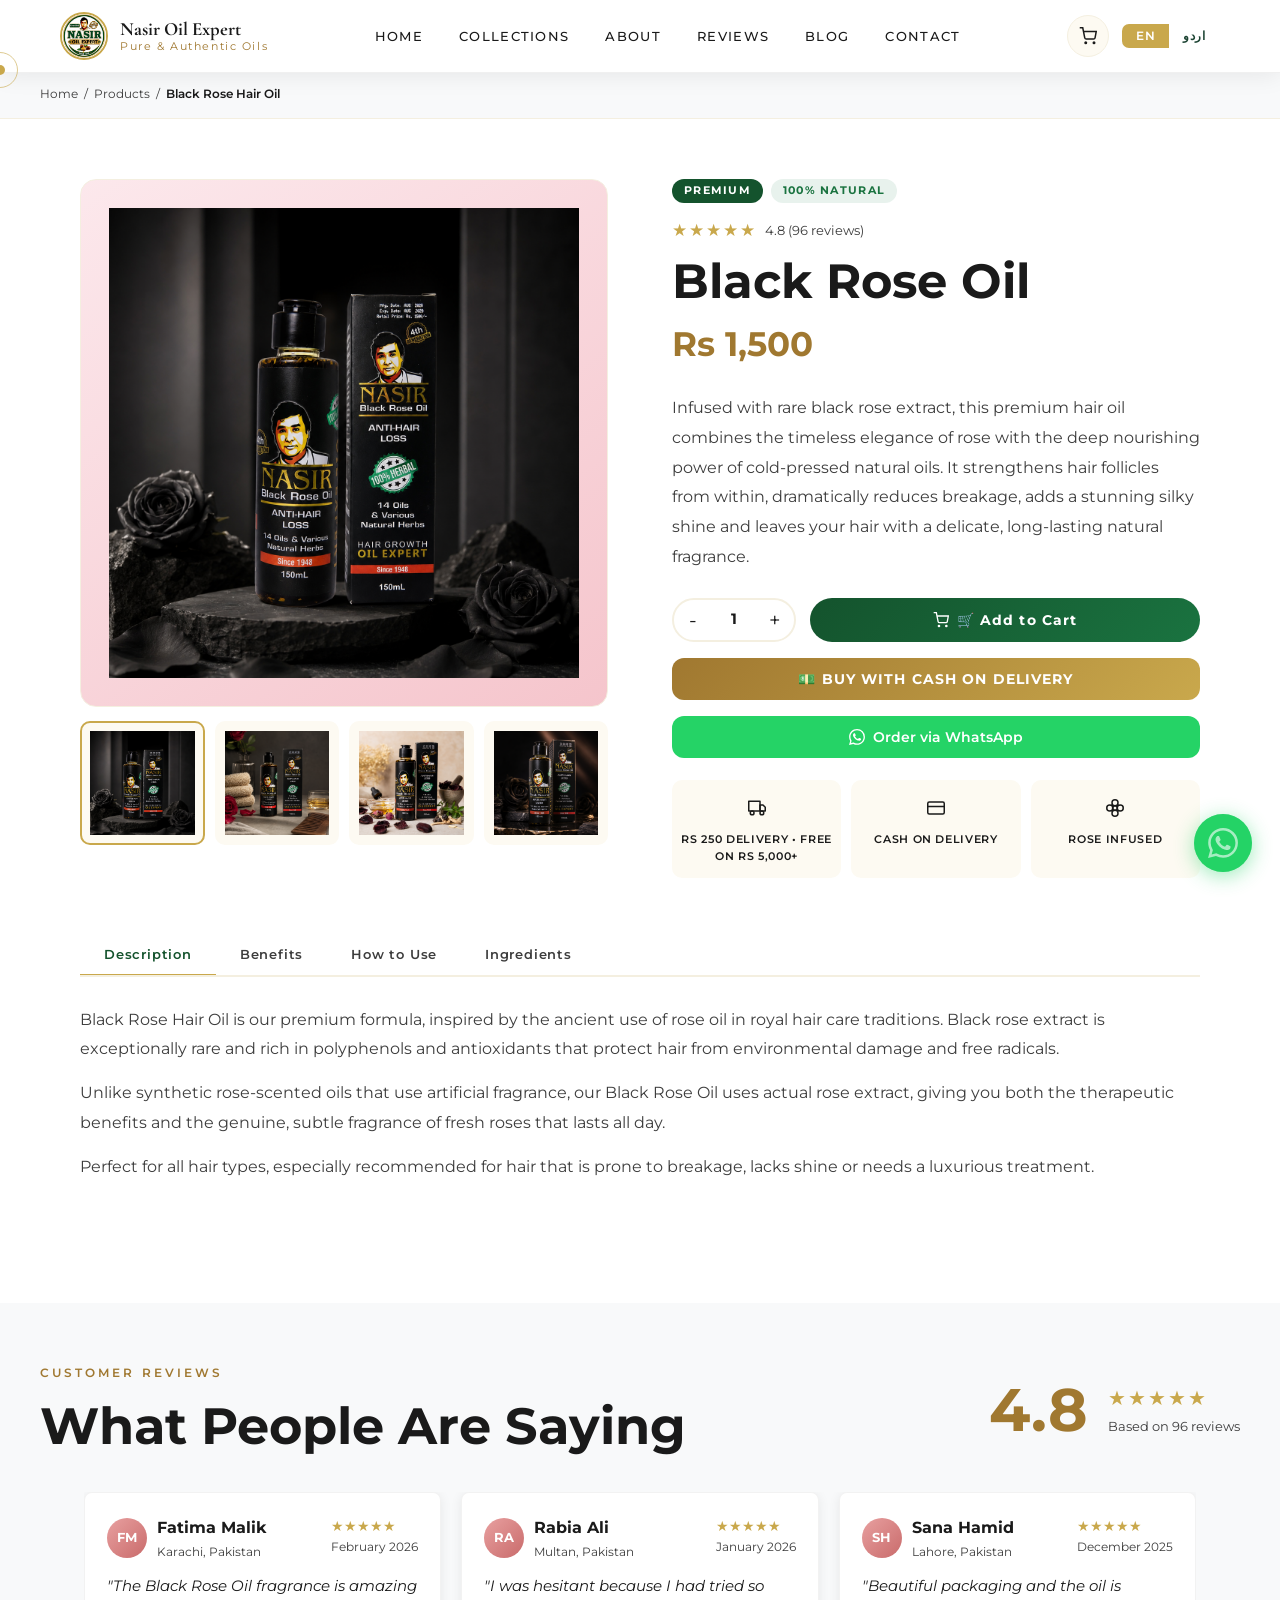
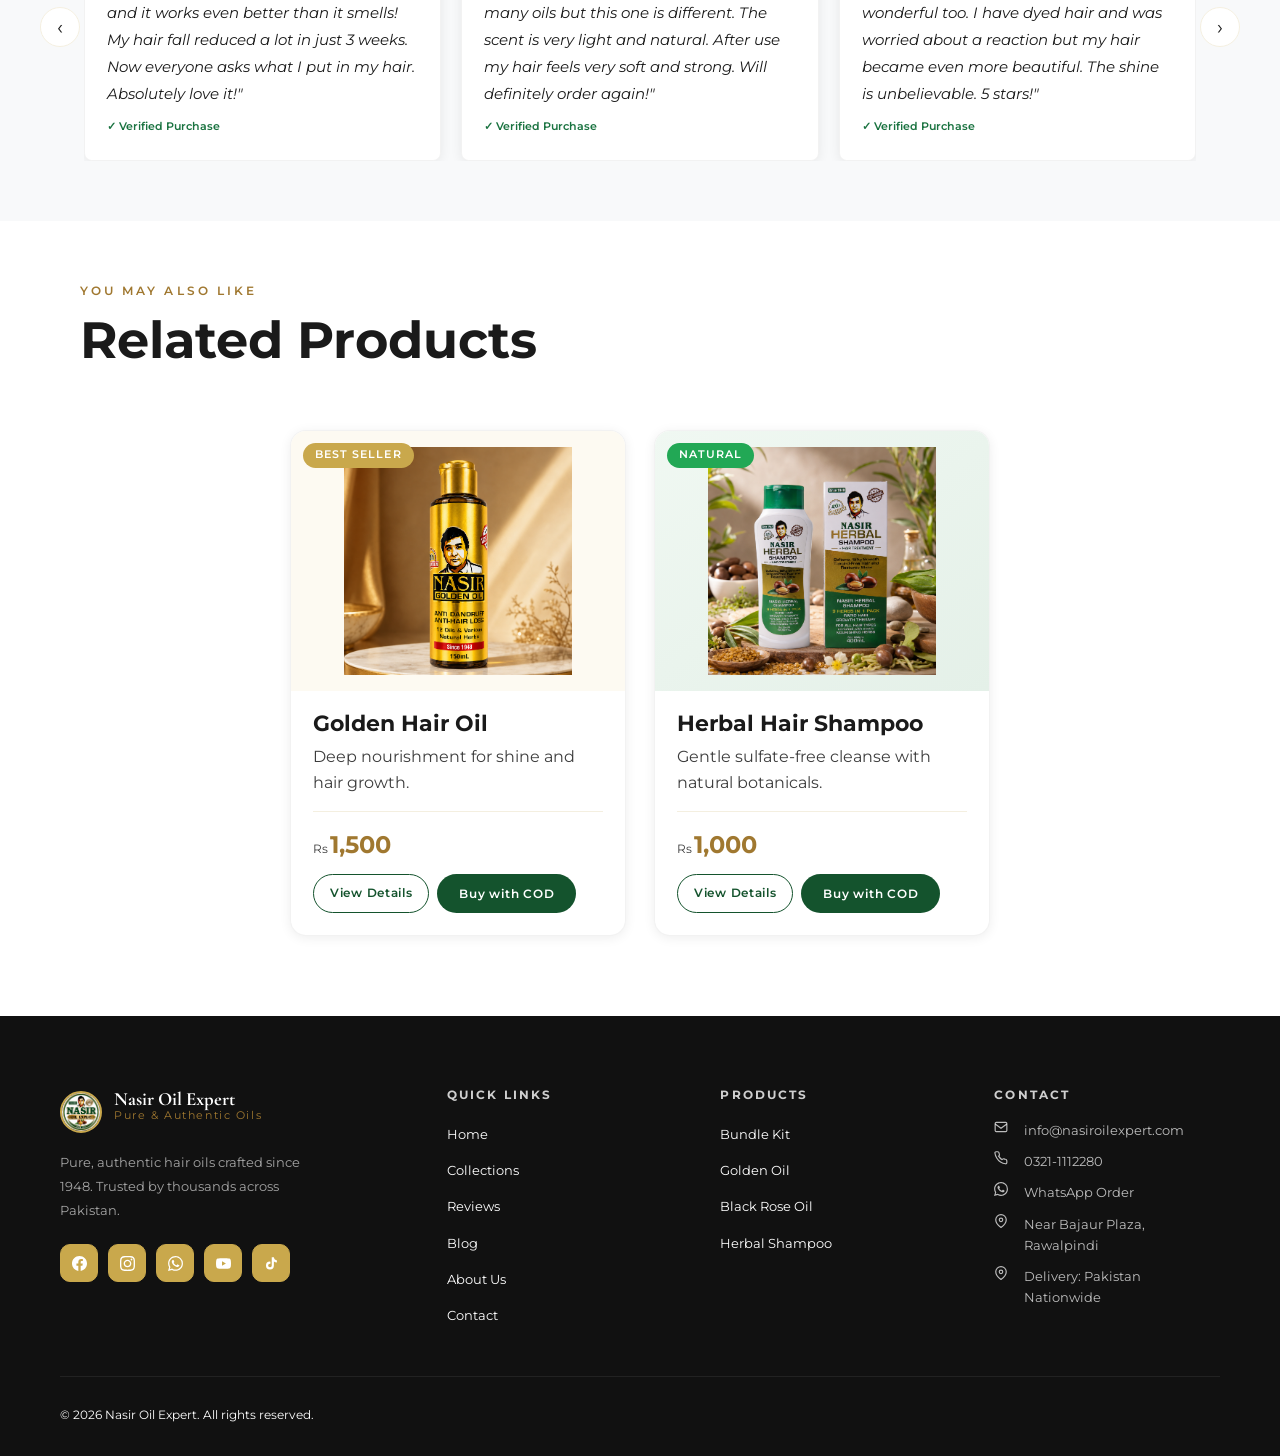
<file: black-rose-oil.html>
<!DOCTYPE html>
<html lang="en">
<head>
<!-- Google tag (gtag.js) -->
<script async src="https://www.googletagmanager.com/gtag/js?id=G-N2RWM9N4GE"></script>
<script>
  window.dataLayer = window.dataLayer || [];
  function gtag(){dataLayer.push(arguments);}
  gtag('js', new Date());
  gtag('config', 'G-N2RWM9N4GE');
</script>
<!-- Meta Pixel Code -->
<script>
!function(f,b,e,v,n,t,s)
{if(f.fbq)return;n=f.fbq=function(){n.callMethod?
n.callMethod.apply(n,arguments):n.queue.push(arguments)};
if(!f._fbq)f._fbq=n;n.push=n;n.loaded=!0;n.version='2.0';
n.queue=[];t=b.createElement(e);t.async=!0;
t.src=v;s=b.getElementsByTagName(e)[0];
s.parentNode.insertBefore(t,s)}(window, document,'script',
'https://connect.facebook.net/en_US/fbevents.js');
fbq('init', '1622312982781463');
fbq('track', 'PageView');
</script>
<noscript><img height="1" width="1" style="display:none"
src="https://www.facebook.com/tr?id=1622312982781463&ev=PageView&noscript=1"
/></noscript>
<!-- End Meta Pixel Code -->
  <meta charset="UTF-8" />
  <meta name="viewport" content="width=device-width, initial-scale=1.0" />
  <title>Black Rose Hair Oil |  Nasir Oil Expert</title>
  <meta name="description" content="Black Rose Hair Oil by Nasir Oil Expert | Rare black rose extract for strength, shine and fragrance. Rs 1,500. Nationwide delivery in Pakistan." />
  <link rel="canonical" href="https://nasiroilexpert.com/black-rose-oil" />
  <meta property="og:type" content="product" />
  <meta property="og:url" content="https://nasiroilexpert.com/black-rose-oil" />
  <meta property="og:title" content="Black Rose Hair Oil | Nasir Oil Expert" />
  <meta property="og:description" content="Rare black rose extract for strength, shine and fragrance. Rs 1,500. Nationwide delivery in Pakistan." />
  <meta property="og:image" content="https://nasiroilexpert.com/images/black-rose/1.png" />
  <meta property="og:site_name" content="Nasir Oil Expert" />
  <meta name="twitter:card" content="summary_large_image" />
  <meta name="twitter:title" content="Black Rose Hair Oil | Nasir Oil Expert" />
  <meta name="twitter:description" content="Rare black rose extract for strength, shine and fragrance. Rs 1,500." />
  <meta name="twitter:image" content="https://nasiroilexpert.com/images/black-rose/1.png" />
  <script type="application/ld+json">
  {
    "@context": "https://schema.org",
    "@type": "Product",
    "name": "Black Rose Hair Oil",
    "description": "Premium hair oil infused with rare black rose extract for strength, deep shine and a long-lasting natural fragrance.",
    "image": "https://nasiroilexpert.com/images/black-rose/1.png",
    "url": "https://nasiroilexpert.com/black-rose-oil",
    "brand": { "@type": "Brand", "name": "Nasir Oil Expert" },
    "offers": {
      "@type": "Offer",
      "priceCurrency": "PKR",
      "price": "1500",
      "availability": "https://schema.org/InStock",
      "seller": { "@type": "Organization", "name": "Nasir Oil Expert" }
    },
    "aggregateRating": {
      "@type": "AggregateRating",
      "ratingValue": "4.9",
      "reviewCount": "120",
      "bestRating": "5"
    }
  }
  </script>
  <link rel="preconnect" href="https://fonts.googleapis.com" />
  <link rel="preconnect" href="https://fonts.gstatic.com" crossorigin />
  <link href="https://fonts.googleapis.com/css2?family=Cormorant+Garamond:ital,wght@0,400;0,600;0,700;1,400&family=Montserrat:wght@300;400;500;600;700&family=Noto+Nastaliq+Urdu:wght@400;700&display=swap" rel="stylesheet" />
  <link rel="stylesheet" href="styles3.css?v=4" />
  <style>
    .pd-section { max-width:1200px; margin:0 auto; padding:60px 40px 80px; }
    .pd-layout { display:grid; grid-template-columns:1fr 1fr; gap:64px; align-items:start; }
    .pd-gallery { position:sticky; top:100px; }
    .pd-main-img { width:100%; aspect-ratio:1/1; background:linear-gradient(145deg,#fce8ec,#f5c5cc); border-radius:var(--radius); overflow:hidden; display:flex; align-items:center; justify-content:center; margin-bottom:14px; border:1px solid var(--cream-dark); }
    .pd-main-img img { width:100%; height:100%; object-fit:contain; padding:28px; transition:transform 0.5s ease; }
    .pd-main-img:hover img { transform:scale(1.06); }
    .pd-thumbs { display:grid; grid-template-columns:repeat(4,1fr); gap:10px; }
    .pd-thumb { aspect-ratio:1/1; border-radius:10px; overflow:hidden; background:var(--cream); border:2px solid transparent; cursor:pointer; transition:all 0.3s ease; display:flex; align-items:center; justify-content:center; }
    .pd-thumb.active { border-color:var(--gold); }
    .pd-thumb:hover { border-color:var(--green-mid); }
    .pd-thumb img { width:100%; height:100%; object-fit:contain; padding:8px; }
    .pd-badge-row { display:flex; gap:8px; flex-wrap:wrap; margin-bottom:14px; }
    .pd-badge { font-family:'Montserrat',sans-serif; font-size:0.62rem; font-weight:700; letter-spacing:0.12em; text-transform:uppercase; padding:4px 12px; border-radius:20px; }
    .pd-badge.premium { background:var(--green-deep); color:var(--white); }
    .pd-badge.natural { background:rgba(64,145,108,0.12); color:var(--green-mid); }
    .pd-rating { display:flex; align-items:center; gap:8px; margin-bottom:10px; }
    .pd-stars { color:var(--gold); font-size:1rem; letter-spacing:2px; }
    .pd-rating-count { font-family:'Montserrat',sans-serif; font-size:0.75rem; color:var(--text-light); }
    .pd-name { font-size:clamp(1.8rem,4vw,2.8rem); line-height:1.1; margin-bottom:10px; font-family:'Montserrat',sans-serif; }
    .pd-price-row { display:flex; align-items:center; gap:16px; margin-bottom:22px; }
    .pd-price { font-size:2rem; font-weight:700; color:var(--gold-dark); font-family:'Montserrat',sans-serif; }
    .pd-price-old { font-size:1rem; color:var(--text-light); text-decoration:line-through; font-family:'Montserrat',sans-serif; }
    .pd-desc { font-family:'Montserrat',sans-serif; font-size:0.92rem; color:var(--text-light); line-height:1.9; margin-bottom:26px; }
    .pd-actions { display:flex; gap:14px; align-items:center; flex-wrap:wrap; margin-bottom:16px; }
    .qty-wrap { display:flex; align-items:center; gap:0; border:2px solid var(--cream-dark); border-radius:30px; overflow:hidden; }
    .qty-wrap button { width:38px; height:40px; background:none; border:none; font-size:1.2rem; cursor:pointer; color:var(--text-dark); transition:background 0.2s; }
    .qty-wrap button:hover { background:var(--cream); }
    .qty-wrap span { width:44px; text-align:center; font-family:'Montserrat',sans-serif; font-weight:700; font-size:0.9rem; }
    .pd-add-btn { flex:1; padding:14px 28px; background:linear-gradient(135deg,var(--green-deep),var(--green-mid)); color:var(--white); border:none; border-radius:30px; font-family:'Montserrat',sans-serif; font-size:0.82rem; font-weight:700; letter-spacing:0.08em; cursor:pointer; transition:all 0.3s cubic-bezier(0.34,1.56,0.64,1); display:flex; align-items:center; justify-content:center; gap:8px; }
    .pd-add-btn:hover { transform:translateY(-3px) scale(1.03); box-shadow:0 10px 28px rgba(27,67,50,0.3); }
    .pd-add-btn.added { background:linear-gradient(135deg,#2D6A4F,#52B788); box-shadow:0 0 0 3px rgba(82,183,136,0.25); }
    .pd-cod-btn {
      display:flex; align-items:center; justify-content:center; gap:8px;
      width:100%; padding:13px 28px;
      background:linear-gradient(135deg, var(--gold-dark), var(--gold));
      color:#fff; border-radius:12px; border:none; cursor:pointer;
      font-family:'Montserrat',sans-serif; font-size:0.82rem;
      font-weight:700; letter-spacing:0.08em; text-transform:uppercase;
      transition:all 0.3s ease; margin-bottom:16px; text-decoration:none;
    }
    .pd-cod-btn:hover { transform:translateY(-2px); box-shadow:0 10px 28px rgba(160,120,48,0.3); }
    .pd-wa-btn { width:100%; padding:13px; background:#25D366; color:#fff; border:none; border-radius:12px; font-family:'Montserrat',sans-serif; font-size:0.8rem; font-weight:600; cursor:pointer; text-decoration:none; display:flex; align-items:center; justify-content:center; gap:8px; transition:all 0.3s ease; margin-bottom:22px; }
    .pd-wa-btn:hover { background:#128C7E; transform:translateY(-2px); }
    .pd-trust { display:grid; grid-template-columns:repeat(3,1fr); gap:10px; }
    .trust-item { text-align:center; padding:12px 8px; background:var(--cream); border-radius:10px; }
    .trust-item .t-icon { font-size:1.3rem; margin-bottom:4px; }
    .trust-item p { font-family:'Montserrat',sans-serif; font-size:0.64rem; font-weight:600; color:var(--text-mid); text-transform:uppercase; letter-spacing:0.06em; }
    .pd-tabs { margin-top:56px; }
    .tab-nav { display:flex; border-bottom:2px solid var(--cream-dark); gap:0; overflow-x:auto; }
    .tab-btn { padding:12px 24px; font-family:'Montserrat',sans-serif; font-size:0.78rem; font-weight:600; letter-spacing:0.06em; color:var(--text-light); background:none; border:none; cursor:pointer; white-space:nowrap; border-bottom:3px solid transparent; margin-bottom:-2px; transition:all 0.3s ease; }
    .tab-btn.active { color:var(--green-deep); border-bottom-color:var(--gold); }
    .tab-panel { display:none; padding:28px 0; }
    .tab-panel.active { display:block; }
    .tab-panel p { font-family:'Montserrat',sans-serif; font-size:0.92rem; color:var(--text-light); line-height:1.9; margin-bottom:14px; }
    .benefit-list { list-style:none; display:grid; grid-template-columns:1fr 1fr; gap:10px; }
    .benefit-list li { display:flex; align-items:flex-start; gap:10px; font-family:'Montserrat',sans-serif; font-size:0.85rem; color:var(--text-mid); }
    .benefit-list li::before { content:'\2713'; color:var(--green-mid); font-weight:700; flex-shrink:0; margin-top:1px; }
    .how-to-step { display:flex; gap:16px; margin-bottom:18px; align-items:flex-start; }
    .step-circle { width:36px; height:36px; border-radius:50%; background:var(--green-deep); color:#fff; display:flex; align-items:center; justify-content:center; font-family:'Montserrat',sans-serif; font-size:0.78rem; font-weight:700; flex-shrink:0; }
    .step-text h4 { font-size:0.95rem; color:var(--text-dark); margin-bottom:3px; }
    .step-text p { font-family:'Montserrat',sans-serif; font-size:0.82rem; color:var(--text-light); margin:0; }
    .ingr-grid { display:grid; grid-template-columns:repeat(2,1fr); gap:12px; }
    .ingr-item { display:flex; align-items:center; gap:12px; padding:12px 14px; background:var(--cream); border-radius:10px; }
    .ingr-icon { font-size:1.4rem; flex-shrink:0; }
    .ingr-item h4 { font-size:0.88rem; color:var(--text-dark); margin-bottom:2px; }
    .ingr-item p { font-family:'Montserrat',sans-serif; font-size:0.72rem; color:var(--text-light); margin:0; }
    .reviews-section { background:var(--bg-light); padding:60px 40px; }
    .reviews-inner { max-width:1200px; margin:0 auto; }
    .reviews-header { display:flex; justify-content:space-between; align-items:center; margin-bottom:36px; flex-wrap:wrap; gap:16px; }
    .overall-rating { display:flex; align-items:center; gap:20px; }
    .rating-big { font-size:3.5rem; font-weight:700; color:var(--gold-dark); font-family:'Montserrat',sans-serif; line-height:1; }
    .rating-info .stars { color:var(--gold); font-size:1.2rem; letter-spacing:2px; }
    .rating-info p { font-family:'Montserrat',sans-serif; font-size:0.75rem; color:var(--text-light); margin-top:2px; }
    .reviews-grid { display:grid; grid-template-columns:repeat(2,1fr); gap:20px; }
    .review-card { background:var(--white); border-radius:var(--radius-sm); padding:22px; border:1px solid rgba(0,0,0,0.05); box-shadow:var(--shadow-sm); transition:all 0.3s ease; }
    .review-card:hover { box-shadow:var(--shadow-md); transform:translateY(-3px); }
    .review-top { display:flex; justify-content:space-between; align-items:flex-start; margin-bottom:12px; }
    .reviewer { display:flex; align-items:center; gap:10px; }
    .reviewer-avatar { width:40px; height:40px; border-radius:50%; background:linear-gradient(135deg,#e8a0a0,#c96b6b); display:flex; align-items:center; justify-content:center; font-family:'Montserrat',sans-serif; font-weight:700; font-size:0.78rem; color:#fff; flex-shrink:0; }
    .reviewer-name { font-size:0.92rem; font-weight:700; color:var(--text-dark); margin-bottom:2px; }
    .reviewer-loc { font-family:'Montserrat',sans-serif; font-size:0.7rem; color:var(--text-light); }
    .review-stars { color:var(--gold); font-size:0.85rem; }
    .review-date { font-family:'Montserrat',sans-serif; font-size:0.68rem; color:var(--text-light); }
    .review-text { font-family:'Montserrat',sans-serif; font-size:0.88rem; color:var(--text-mid); line-height:1.8; direction:ltr; text-align:left; font-style:italic; }
    .lang-ur .review-text { font-family:'Noto Nastaliq Urdu','Jameel Noori Nastaleeq',serif; font-size:0.9rem; line-height:2.2; direction:rtl; text-align:right; font-style:normal; }
    .review-verified { display:inline-flex; align-items:center; gap:4px; margin-top:10px; font-family:'Montserrat',sans-serif; font-size:0.65rem; color:var(--green-mid); font-weight:600; }
    .related-section { padding:60px 40px 80px; max-width:1200px; margin:0 auto; }
    @media(max-width:900px){ .pd-layout{grid-template-columns:1fr;} .pd-gallery{position:static;} }
    @media(max-width:768px){ .pd-section{padding:40px 20px 60px;} .reviews-section{padding:40px 20px;} .related-section{padding:40px 20px 60px;} .reviews-grid{grid-template-columns:1fr;} .benefit-list,.ingr-grid{grid-template-columns:1fr;} .products-grid{grid-template-columns:1fr!important;} }

    /* Always keep navbar solid on product pages */
    #navbar { background:rgba(255,255,255,0.97) !important; backdrop-filter:blur(20px) !important; box-shadow:0 2px 24px rgba(0,0,0,0.08) !important; border-bottom:1px solid rgba(0,0,0,0.06) !important; padding:12px 60px !important; }
    #navbar .nav-logo-text { color:var(--text-dark) !important; }
    #navbar .nav-logo-text span { color:var(--gold-dark) !important; }
    #navbar .nav-links a { color:var(--text-mid) !important; }
    #navbar .nav-links a:hover, #navbar .nav-links a.active { color:var(--gold-dark) !important; }
    #navbar .cart-icon-btn { color:var(--text-dark) !important; }
    @media(max-width:1024px){ #navbar { padding:12px 32px !important; } }
    @media(max-width:768px){ #navbar { padding:12px 20px !important; } }

    @media(max-width:768px){
      #navbar { padding:12px 20px !important; }
      .pd-section { padding:40px 16px 60px; overflow-x:hidden; }
      .pd-layout { grid-template-columns:1fr; gap:32px; }
      .pd-gallery { position:static; }
      .pd-info { min-width:0; }
      .pd-actions { flex-wrap:wrap; }
      .pd-btn-cart { min-width:0; width:100%; }
    }
  </style>
<script>if(typeof fbq==='function'){fbq('track','ViewContent',{value:1500,currency:'PKR',content_name:'Nasir Black Rose Oil',content_ids:['black-rose-oil'],content_type:'product'});}</script>
</head>
<body>
<div class="cursor"></div><div class="cursor-follower"></div>
<nav class="navbar scrolled" id="navbar">
  <a href="/" class="nav-logo"><img src="images/logo.png" alt="Nasir Oil Expert" class="nav-logo-img"><div class="nav-logo-text">Nasir Oil Expert<span data-i18n="ft.tagline">Pure &amp; Authentic Oils</span></div></a>
  <ul class="nav-links"><li><a href="/" data-i18n="nav.home">Home</a></li><li class="nav-has-dropdown"><a href="products" data-i18n="nav.collections">Collections &#9660;</a><ul class="nav-dropdown"><li><a href="bundle-kit" data-i18n="nav.bundleKit">Bundle Kit</a></li><li><a href="golden-oil" data-i18n="nav.goldenOil">Golden Oil</a></li><li><a href="black-rose-oil" data-i18n="nav.blackRoseOil">Black Rose Oil</a></li><li><a href="herbal-shampoo" data-i18n="nav.herbalShampoo">Herbal Shampoo</a></li></ul></li><li><a href="about" data-i18n="nav.about">About</a></li><li><a href="reviews" data-i18n="nav.reviews">Reviews</a></li><li><a href="/blog/" data-i18n="nav.blog">Blog</a></li><li><a href="contact" data-i18n="nav.contact">Contact</a></li></ul>
  <div class="nav-right"><a href="cart" class="cart-icon-btn" title="Cart"><svg width="18" height="18" fill="none" stroke="currentColor" stroke-width="2" viewBox="0 0 24 24"><circle cx="9" cy="21" r="1"/><circle cx="20" cy="21" r="1"/><path d="M1 1h4l2.68 13.39a2 2 0 0 0 2 1.61h9.72a2 2 0 0 0 2-1.61L23 6H6"/></svg><span class="cart-count">0</span></a><button class="lang-toggle" onclick="noeToggleLang()" data-active="en" title="Switch Language"><span>EN</span><span>&#1575;&#1585;&#1583;&#1608;</span></button></div>
  <div class="nav-hamburger"><span></span><span></span><span></span></div>
</nav>
<div class="mobile-nav">
  <button class="mobile-nav-close">&#10005;</button>
  <a href="/" data-i18n="nav.home">Home</a>
  <a href="products" data-i18n="nav.collections">Collections</a>
  <a href="bundle-kit" class="mn-sub-link" data-i18n="nav.bundleKit">&#9656; Bundle Kit</a>
  <a href="golden-oil" class="mn-sub-link" data-i18n="nav.goldenOil">&#9656; Golden Oil</a>
  <a href="black-rose-oil" class="mn-sub-link" data-i18n="nav.blackRoseOil">&#9656; Black Rose Oil</a>
  <a href="herbal-shampoo" class="mn-sub-link" data-i18n="nav.herbalShampoo">&#9656; Herbal Shampoo</a>
  <a href="about" data-i18n="nav.about">About</a>
  <a href="contact" data-i18n="nav.contact">Contact</a>
  <a href="reviews" data-i18n="nav.reviews">Reviews</a>
  <a href="/blog/" data-i18n="nav.blog">Blog</a>
</div>

<div style="background:var(--bg-light);padding:14px 40px;border-bottom:1px solid var(--cream-dark);margin-top:70px;">
  <div style="max-width:1200px;margin:0 auto;font-family:'Montserrat',sans-serif;font-size:0.72rem;color:var(--text-light);">
    <a href="/" style="color:var(--text-light);" data-i18n="bc.home">Home</a> &nbsp;/&nbsp; <a href="products" style="color:var(--text-light);" data-i18n="bc.products">Products</a> &nbsp;/&nbsp; <span style="color:var(--text-dark);font-weight:600;" data-i18n="bc.rose">Black Rose Hair Oil</span>
  </div>
</div>

<div class="pd-section">
  <div class="pd-layout">
    <div class="pd-gallery reveal-left">
      <div class="pd-main-img" id="pdMainImg">
        <img src="images/black-rose/5.png" alt="Black Rose Hair Oil" id="pdMainImgEl">
      </div>
      <div class="pd-thumbs">
        <div class="pd-thumb active" onclick="switchImg('images/black-rose/5.png',this)"><img src="images/black-rose/5.png" alt="Black Rose Oil view 1"></div>
        <div class="pd-thumb" onclick="switchImg('images/black-rose/2.png',this)"><img src="images/black-rose/2.png" alt="Black Rose Oil view 2"></div>
        <div class="pd-thumb" onclick="switchImg('images/black-rose/3.png',this)"><img src="images/black-rose/3.png" alt="Black Rose Oil view 3"></div>
        <div class="pd-thumb" onclick="switchImg('images/black-rose/4.png',this)"><img src="images/black-rose/4.png" alt="Black Rose Oil view 4"></div>
      </div>
    </div>
    <div class="reveal-right">
      <div class="pd-badge-row">
        <span class="pd-badge premium" data-i18n="pd.badge.premium">Premium</span>
        <span class="pd-badge natural" data-i18n="pd.badge.natural">100% Natural</span>
      </div>
      <div class="pd-rating"><span class="pd-stars">&#9733;&#9733;&#9733;&#9733;&#9733;</span><span class="pd-rating-count">4.8 (96 reviews)</span></div>
      <h1 class="pd-name" data-i18n="pd.rose.name">Black Rose Hair Oil</h1>
      <div class="pd-price-row">
        <span class="pd-price">Rs 1,500</span>
      </div>
      <p class="pd-desc" data-i18n="pd.rose.desc">
        Infused with rare black rose extract, this premium hair oil combines the timeless elegance of rose with the deep nourishing power of cold-pressed natural oils. It strengthens hair follicles from within, dramatically reduces breakage, adds a stunning silky shine and leaves your hair with a delicate, long-lasting natural fragrance.
      </p>
      <div class="pd-actions">
        <div class="qty-wrap"><button onclick="pdQtyChange(-1)">-</button><span id="pdQty">1</span><button onclick="pdQtyChange(1)">+</button></div>
        <button class="pd-add-btn" id="pdAddBtn" onclick="pdAddToCart()">
          <svg width="16" height="16" fill="none" stroke="currentColor" stroke-width="2" viewBox="0 0 24 24"><circle cx="9" cy="21" r="1"/><circle cx="20" cy="21" r="1"/><path d="M1 1h4l2.68 13.39a2 2 0 0 0 2 1.61h9.72a2 2 0 0 0 2-1.61L23 6H6"/></svg>
          <span data-i18n="pd.addCart">Add to Cart</span>
        </button>
      </div>

      <button class="pd-cod-btn" onclick="pdCODBuy()">
        <span data-i18n="pd.cod.buy">Buy with Cash on Delivery</span>
      </button>

      <button class="pd-wa-btn" onclick="openWaModal('Black Rose Hair Oil', 1500 * pdQty)">
        <svg width="16" height="16" fill="white" viewBox="0 0 24 24"><path d="M17.472 14.382c-.297-.149-1.758-.867-2.03-.967-.273-.099-.471-.148-.67.15-.197.297-.767.966-.94 1.164-.173.199-.347.223-.644.075-.297-.15-1.255-.463-2.39-1.475-.883-.788-1.48-1.761-1.653-2.059-.173-.297-.018-.458.13-.606.134-.133.298-.347.446-.52.149-.174.198-.298.298-.497.099-.198.05-.371-.025-.52-.075-.149-.669-1.612-.916-2.207-.242-.579-.487-.5-.669-.51-.173-.008-.371-.01-.57-.01-.198 0-.52.074-.792.372-.272.297-1.04 1.016-1.04 2.479 0 1.462 1.065 2.875 1.213 3.074.149.198 2.096 3.2 5.077 4.487.709.306 1.262.489 1.694.625.712.227 1.36.195 1.871.118.571-.085 1.758-.719 2.006-1.413.248-.694.248-1.289.173-1.413-.074-.124-.272-.198-.57-.347m-5.421 7.403h-.004a9.87 9.87 0 01-5.031-1.378l-.361-.214-3.741.982.998-3.648-.235-.374a9.86 9.86 0 01-1.51-5.26c.001-5.45 4.436-9.884 9.888-9.884 2.64 0 5.122 1.03 6.988 2.898a9.825 9.825 0 012.893 6.994c-.003 5.45-4.437 9.884-9.885 9.884m8.413-18.297A11.815 11.815 0 0012.05 0C5.495 0 .16 5.335.157 11.892c0 2.096.547 4.142 1.588 5.945L.057 24l6.305-1.654a11.882 11.882 0 005.683 1.448h.005c6.554 0 11.89-5.335 11.893-11.893a11.821 11.821 0 00-3.48-8.413z"/></svg>
        <span data-i18n="pd.wa.order">Order via WhatsApp</span>
      </button>
      <div class="pd-trust">
        <div class="trust-item"><div class="t-icon"><svg width="18" height="18" viewBox="0 0 24 24" fill="none" stroke="currentColor" stroke-width="2" stroke-linecap="round" stroke-linejoin="round"><rect x="1" y="3" width="15" height="13"/><polygon points="16 8 20 8 23 11 23 16 16 16 16 8"/><circle cx="5.5" cy="18.5" r="2.5"/><circle cx="18.5" cy="18.5" r="2.5"/></svg></div><p data-i18n="pd.perk.delivery">Rs 250 delivery  Free on Rs 5,000+</p></div>
        <div class="trust-item"><div class="t-icon"><svg width="18" height="18" viewBox="0 0 24 24" fill="none" stroke="currentColor" stroke-width="2" stroke-linecap="round" stroke-linejoin="round"><rect x="1" y="4" width="22" height="16" rx="2" ry="2"/><line x1="1" y1="10" x2="23" y2="10"/></svg></div><p data-i18n="pd.perk.cod">Cash on Delivery</p></div>
        <div class="trust-item"><div class="t-icon"><svg width="18" height="18" viewBox="0 0 24 24" fill="none" stroke="currentColor" stroke-width="2" stroke-linecap="round" stroke-linejoin="round"><circle cx="12" cy="12" r="3"/><path d="M12 1a4 4 0 0 1 0 8 4 4 0 0 1 0-8zM12 15a4 4 0 0 1 0 8 4 4 0 0 1 0-8zM1 12a4 4 0 0 1 8 0 4 4 0 0 1-8 0zM15 12a4 4 0 0 1 8 0 4 4 0 0 1-8 0z"/></svg></div><p data-i18n="pd.perk.rose.infused">Rose Infused</p></div>
      </div>
    </div>
  </div>

  <div class="pd-tabs">
    <div class="tab-nav">
      <button class="tab-btn active" onclick="switchTab('description',this)" data-i18n="pd.tab.desc">Description</button>
      <button class="tab-btn" onclick="switchTab('benefits',this)" data-i18n="pd.tab.benefits">Benefits</button>
      <button class="tab-btn" onclick="switchTab('howtouse',this)" data-i18n="pd.tab.use">How to Use</button>
      <button class="tab-btn" onclick="switchTab('ingredients',this)" data-i18n="pd.tab.ing">Ingredients</button>
    </div>
    <div class="tab-panel active" id="tab-description">
      <p>Black Rose Hair Oil is our premium formula, inspired by the ancient use of rose oil in royal hair care traditions. Black rose extract is exceptionally rare and rich in polyphenols and antioxidants that protect hair from environmental damage and free radicals.</p>
      <p>Unlike synthetic rose-scented oils that use artificial fragrance, our Black Rose Oil uses actual rose extract, giving you both the therapeutic benefits and the genuine, subtle fragrance of fresh roses that lasts all day.</p>
      <p>Perfect for all hair types, especially recommended for hair that is prone to breakage, lacks shine or needs a luxurious treatment.</p>
    </div>
    <div class="tab-panel" id="tab-benefits">
      <ul class="benefit-list">
        <li>Reduces hair fall and stops breakage</li>
        <li>Prevents premature hair whitening / greying</li>
        <li>Eliminates dandruff from roots</li>
        <li>Strengthens hair roots and follicles</li>
        <li>Deeply conditions and removes dryness</li>
        <li>Promotes new hair growth</li>
        <li>Adds shine and volume to lifeless hair</li>
        <li>Strengthens weak and brittle hair</li>
      </ul>
    </div>
    <div class="tab-panel" id="tab-howtouse">
      <p style="font-family:'Montserrat',sans-serif;font-size:0.78rem;color:var(--green-mid);font-weight:700;margin-bottom:18px;letter-spacing:0.06em;text-transform:uppercase;">Complete 45-day Treatment Plan</p>
      <div class="how-to-step"><div class="step-circle" style="min-width:36px;">10</div><div class="step-text"><h4 data-i18n="pd.phase1.h4">Phase 1 |  Black Rose Oil (10 Nights)</h4><p>Apply Black Rose Oil to hair roots every night for 10 consecutive nights. Wash hair with Nasir Herbal Shampoo in the morning.</p></div></div>
      <div class="how-to-step"><div class="step-circle" style="background:var(--gold);min-width:36px;">5</div><div class="step-text"><h4 data-i18n="pd.phase2.h4">Phase 2 |  Golden Oil (5 Days)</h4><p>Apply Golden Oil to hair roots and massage gently into the scalp. Leave overnight and wash with Nasir Herbal Shampoo the next morning.</p></div></div>
      <div class="how-to-step"><div class="step-circle" style="min-width:36px;">5</div><div class="step-text"><h4 data-i18n="pd.phase3.h4">Phase 3 |  Alternating Oils (5 Days)</h4><p>Continue alternating Black Rose Oil and Golden Oil daily. Wash with Nasir Herbal Shampoo each time.</p></div></div>
      <div style="background:var(--cream);border-radius:10px;padding:14px 18px;margin-top:10px;font-family:'Montserrat',sans-serif;font-size:0.76rem;color:var(--text-light);line-height:1.8;">
        <strong style="color:var(--text-dark);">Note:</strong> After 45 days, alternate Black Rose Oil and Golden Oil in 5-day cycles. Continue for 4045 days for full results.
      </div>
    </div>
    <div class="tab-panel" id="tab-ingredients">
      <div class="ingr-grid">
        <div class="ingr-item"><div class="ingr-icon"><svg width="18" height="18" viewBox="0 0 24 24" fill="none" stroke="currentColor" stroke-width="2" stroke-linecap="round" stroke-linejoin="round"><path d="M12 2.69l5.66 5.66a8 8 0 1 1-11.31 0z"/></svg></div><div><h4 data-i18n="pd.ing.blackrose">Black Rose Extract</h4><p>Rich polyphenols, antioxidants and natural fragrance</p></div></div>
        <div class="ingr-item"><div class="ingr-icon"><svg width="18" height="18" viewBox="0 0 24 24" fill="none" stroke="currentColor" stroke-width="2" stroke-linecap="round" stroke-linejoin="round"><path d="M12 2.69l5.66 5.66a8 8 0 1 1-11.31 0z"/></svg></div><div><h4 data-i18n="pd.ing.coconut">Coconut Oil</h4><p>Deep moisturising base, prevents protein loss</p></div></div>
        <div class="ingr-item"><div class="ingr-icon">?</div><div><h4 data-i18n="pd.ing.argan">Argan Oil</h4><p>Liquid gold for frizz control and lustrous shine</p></div></div>
        <div class="ingr-item"><div class="ingr-icon"><svg width="18" height="18" viewBox="0 0 24 24" fill="none" stroke="currentColor" stroke-width="2" stroke-linecap="round" stroke-linejoin="round"><path d="M12 2.69l5.66 5.66a8 8 0 1 1-11.31 0z"/></svg></div><div><h4 data-i18n="pd.ing.castor">Castor Oil</h4><p>Strengthens roots and promotes thicker growth</p></div></div>
        <div class="ingr-item"><div class="ingr-icon"><svg width="18" height="18" viewBox="0 0 24 24" fill="none" stroke="currentColor" stroke-width="2" stroke-linecap="round" stroke-linejoin="round"><path d="M12 2.69l5.66 5.66a8 8 0 1 1-11.31 0z"/></svg></div><div><h4 data-i18n="pd.ing.rosehip">Rose Hip Oil</h4><p>Vitamin C and essential fatty acids for elasticity</p></div></div>
        <div class="ingr-item"><div class="ingr-icon"><svg width="18" height="18" viewBox="0 0 24 24" fill="none" stroke="currentColor" stroke-width="2" stroke-linecap="round" stroke-linejoin="round"><path d="M12 2.69l5.66 5.66a8 8 0 1 1-11.31 0z"/></svg></div><div><h4 data-i18n="pd.ing.vitE">Vitamin E</h4><p>Repairs damage and protects against oxidative stress</p></div></div>
      </div>
    </div>
  </div>
</div>

<section class="reviews-section">
  <div class="reviews-inner">
    <div class="reviews-header">
      <div><div class="section-label" data-i18n="pd.rev.label">Customer Reviews</div><h2 class="section-title" style="margin:6px 0 0;" data-i18n="pd.rev.title">What People Are Saying</h2></div>
      <div class="overall-rating"><div class="rating-big">4.8</div><div class="rating-info"><div class="stars">&#9733;&#9733;&#9733;&#9733;&#9733;</div><p data-i18n="pd.rev.96">Based on 96 reviews</p></div></div>
    </div>
    <div class="reviews-grid">
      <div class="review-card reveal">
        <div class="review-top"><div class="reviewer"><div class="reviewer-avatar">FM</div><div><div class="reviewer-name" data-i18n="br.rev.c1.name">فاطمہ ملک</div><div class="reviewer-loc" data-i18n="br.rev.c1.loc">کراچی، پاکستان</div></div></div><div><div class="review-stars">&#9733;&#9733;&#9733;&#9733;&#9733;</div><div class="review-date">February 2026</div></div></div>
        <p class="review-text" data-i18n="br.rev.c1.q">"بلیک روز آئل کی خوشبو لاجواب ہے اور کام اس سے بھی بہتر کرتا ہے۔ صرف ۳ ہفتوں میں بال گرنا بہت کم ہو گیا۔ اب سب پوچھتے ہیں کہ بالوں کو کیا لگاتی ہوں۔ بے حد پسند آیا!"</p>
        <div class="review-verified" data-i18n="pd.rev.verified">&#10003; Verified Purchase</div>
      </div>
      <div class="review-card reveal reveal-delay-1">
        <div class="review-top"><div class="reviewer"><div class="reviewer-avatar">RA</div><div><div class="reviewer-name" data-i18n="br.rev.c2.name">رابعہ علی</div><div class="reviewer-loc" data-i18n="br.rev.c2.loc">ملتان، پاکستان</div></div></div><div><div class="review-stars">&#9733;&#9733;&#9733;&#9733;&#9733;</div><div class="review-date">January 2026</div></div></div>
        <p class="review-text" data-i18n="br.rev.c2.q">"پہلے شک تھا کیونکہ بہت سے تیل آزمائے لیکن یہ مختلف ہے۔ خوشبو بہت ہلکی اور قدرتی ہے۔ استعمال کے بعد بال بہت ملائم اور مضبوط محسوس ہوتے ہیں۔ دوبارہ ضرور آرڈر کروں گی!"</p>
        <div class="review-verified" data-i18n="pd.rev.verified">&#10003; Verified Purchase</div>
      </div>
      <div class="review-card reveal reveal-delay-2">
        <div class="review-top"><div class="reviewer"><div class="reviewer-avatar">SH</div><div><div class="reviewer-name" data-i18n="br.rev.c3.name">ثنا حامد</div><div class="reviewer-loc" data-i18n="br.rev.c3.loc">لاہور، پاکستان</div></div></div><div><div class="review-stars">&#9733;&#9733;&#9733;&#9733;&#9733;</div><div class="review-date">December 2025</div></div></div>
        <p class="review-text" data-i18n="br.rev.c3.q">"پیکیجنگ خوبصورت ہے اور تیل بھی شاندار ہے۔ میرے رنگے ہوئے بال ہیں اور ڈر تھا کہ کوئی ردعمل نہ ہو لیکن بال اور بھی خوبصورت ہو گئے۔ جو چمک آئی ہے وہ قابل یقین نہیں۔ ۵ ستارے!"</p>
        <div class="review-verified" data-i18n="pd.rev.verified">&#10003; Verified Purchase</div>
      </div>
      <div class="review-card reveal reveal-delay-3">
        <div class="review-top"><div class="reviewer"><div class="reviewer-avatar">MN</div><div><div class="reviewer-name" data-i18n="br.rev.c4.name">میرا ناصر</div><div class="reviewer-loc" data-i18n="br.rev.c4.loc">راولپنڈی، پاکستان</div></div></div><div><div class="review-stars">&#9733;&#9733;&#9733;&#9733;&#9733;</div><div class="review-date">November 2025</div></div></div>
        <p class="review-text" data-i18n="br.rev.c4.q">"میں نے یہ اپنی بہن کو تحفہ دیا اور انہیں اتنا پسند آیا کہ ۳ اور بوتلیں منگوا لیں۔ گلاب کی خوشبو اصلی ہے اور بالکل تیز نہیں۔ اب یہ ہمارے گھر کا ضروری حصہ بن گیا ہے۔"</p>
        <div class="review-verified" data-i18n="pd.rev.verified">&#10003; Verified Purchase</div>
      </div>
    </div>
  </div>
</section>

<section class="related-section">
  <div class="section-label" style="margin-bottom:8px;" data-i18n="pd.rel.label">You May Also Like</div>
  <h2 class="section-title" style="margin-bottom:36px;" data-i18n="pd.rel.title">Related Products</h2>
  <div class="products-grid" style="grid-template-columns:repeat(2,1fr);max-width:700px;">
    <div class="product-card reveal">
      <div class="product-card-img"><img src="images/golden/4.png" alt="Golden Hair Oil"><div class="product-tag">Best Seller</div><div class="product-overlay"><a href="golden-oil" class="product-overlay-btn">View Details</a></div></div>
      <div class="product-info"><h3 class="product-name">Golden Hair Oil</h3><p class="product-desc">Deep nourishment for shine and hair growth.</p><div class="product-footer"><div class="product-price"><span>Rs</span>1,500</div><div class="product-btn-group"><a href="golden-oil" class="btn-details">View Details</a><button class="btn-cart" onclick="openCodModal('Golden Hair Oil',1500)">Buy with COD</button></div></div></div>
    </div>
    <div class="product-card reveal reveal-delay-1">
      <div class="product-card-img" style="background:linear-gradient(145deg,#f0f8f2,#e4f0e8);"><img src="images/shampoo/5.png" alt="Herbal Hair Shampoo"><div class="product-tag" style="background:var(--green-light);">Natural</div><div class="product-overlay"><a href="herbal-shampoo" class="product-overlay-btn">View Details</a></div></div>
      <div class="product-info"><h3 class="product-name">Herbal Hair Shampoo</h3><p class="product-desc">Gentle sulfate-free cleanse with natural botanicals.</p><div class="product-footer"><div class="product-price"><span>Rs</span>1,000</div><div class="product-btn-group"><a href="herbal-shampoo" class="btn-details">View Details</a><button class="btn-cart" onclick="openCodModal('Herbal Shampoo',1000)">Buy with COD</button></div></div></div>
    </div>
  </div>
</section>

<footer><div class="footer-inner"><div class="footer-top"><div class="footer-brand"><div class="nav-logo" style="margin-bottom:14px;"><img src="images/logo.png" alt="Nasir Oil Expert" style="border-radius:50%;width:42px;height:42px;object-fit:cover;border:2px solid var(--gold);"><span class="nav-logo-text">Nasir Oil Expert<span data-i18n="ft.tagline">Pure &amp; Authentic Oils</span></span></div><p data-i18n="ft.brand.desc">Pure, authentic hair oils crafted since 1948. Trusted by thousands across Pakistan.</p><div class="footer-socials"><a href="https://www.facebook.com/share/19QpAj7k6t/" target="_blank" class="social-btn fb"><svg width="15" height="15" fill="currentColor" viewBox="0 0 24 24"><path d="M24 12.073c0-6.627-5.373-12-12-12s-12 5.373-12 12c0 5.99 4.388 10.954 10.125 11.854v-8.385H7.078v-3.47h3.047V9.43c0-3.007 1.792-4.669 4.533-4.669 1.312 0 2.686.235 2.686.235v2.953H15.83c-1.491 0-1.956.925-1.956 1.874v2.25h3.328l-.532 3.47h-2.796v8.385C19.612 23.027 24 18.062 24 12.073z"/></svg></a><a href="https://www.instagram.com/nasiroilexpert" target="_blank" class="social-btn ig"><svg width="15" height="15" fill="currentColor" viewBox="0 0 24 24"><path d="M12 2.163c3.204 0 3.584.012 4.85.07 3.252.148 4.771 1.691 4.919 4.919.058 1.265.069 1.645.069 4.849 0 3.205-.012 3.584-.069 4.849-.149 3.225-1.664 4.771-4.919 4.919-1.266.058-1.644.07-4.85.07-3.204 0-3.584-.012-4.849-.07-3.26-.149-4.771-1.699-4.919-4.92-.058-1.265-.07-1.644-.07-4.849 0-3.204.013-3.583.07-4.849.149-3.227 1.664-4.771 4.919-4.919 1.266-.057 1.645-.069 4.849-.069zm0-2.163c-3.259 0-3.667.014-4.947.072-4.358.2-6.78 2.618-6.98 6.98-.059 1.281-.073 1.689-.073 4.948 0 3.259.014 3.668.072 4.948.2 4.358 2.618 6.78 6.98 6.98 1.281.058 1.689.072 4.948.072 3.259 0 3.668-.014 4.948-.072 4.354-.2 6.782-2.618 6.979-6.98.059-1.28.073-1.689.073-4.948 0-3.259-.014-3.667-.072-4.947-.196-4.354-2.617-6.78-6.979-6.98-1.281-.059-1.69-.073-4.949-.073zm0 5.838c-3.403 0-6.162 2.759-6.162 6.162s2.759 6.163 6.162 6.163 6.162-2.759 6.162-6.163c0-3.403-2.759-6.162-6.162-6.162zm0 10.162c-2.209 0-4-1.79-4-4 0-2.209 1.791-4 4-4s4 1.791 4 4c0 2.21-1.791 4-4 4zm6.406-11.845c-.796 0-1.441.645-1.441 1.44s.645 1.44 1.441 1.44c.795 0 1.439-.645 1.439-1.44s-.644-1.44-1.439-1.44z"/></svg></a><a href="https://wa.me/923211112280" target="_blank" class="social-btn wa"><svg width="15" height="15" fill="currentColor" viewBox="0 0 24 24"><path d="M17.472 14.382c-.297-.149-1.758-.867-2.03-.967-.273-.099-.471-.148-.67.15-.197.297-.767.966-.94 1.164-.173.199-.347.223-.644.075-.297-.15-1.255-.463-2.39-1.475-.883-.788-1.48-1.761-1.653-2.059-.173-.297-.018-.458.13-.606.134-.133.298-.347.446-.52.149-.174.198-.298.298-.497.099-.198.05-.371-.025-.52-.075-.149-.669-1.612-.916-2.207-.242-.579-.487-.5-.669-.51-.173-.008-.371-.01-.57-.01-.198 0-.52.074-.792.372-.272.297-1.04 1.016-1.04 2.479 0 1.462 1.065 2.875 1.213 3.074.149.198 2.096 3.2 5.077 4.487.709.306 1.262.489 1.694.625.712.227 1.36.195 1.871.118.571-.085 1.758-.719 2.006-1.413.248-.694.248-1.289.173-1.413-.074-.124-.272-.198-.57-.347m-5.421 7.403h-.004a9.87 9.87 0 01-5.031-1.378l-.361-.214-3.741.982.998-3.648-.235-.374a9.86 9.86 0 01-1.51-5.26c.001-5.45 4.436-9.884 9.888-9.884 2.64 0 5.122 1.03 6.988 2.898a9.825 9.825 0 012.893 6.994c-.003 5.45-4.437 9.884-9.885 9.884m8.413-18.297A11.815 11.815 0 0012.05 0C5.495 0 .16 5.335.157 11.892c0 2.096.547 4.142 1.588 5.945L.057 24l6.305-1.654a11.882 11.882 0 005.683 1.448h.005c6.554 0 11.89-5.335 11.893-11.893a11.821 11.821 0 00-3.48-8.413z"/></svg></a>
          <a href="https://www.youtube.com/@nasiroilexpert" target="_blank" class="social-btn yt" title="YouTube"><svg width="15" height="15" fill="currentColor" viewBox="0 0 24 24"><path d="M23.495 6.205a3.007 3.007 0 0 0-2.088-2.088c-1.87-.501-9.396-.501-9.396-.501s-7.507-.01-9.396.501A3.007 3.007 0 0 0 .527 6.205a31.247 31.247 0 0 0-.522 5.805 31.247 31.247 0 0 0 .522 5.783 3.007 3.007 0 0 0 2.088 2.088c1.868.502 9.396.502 9.396.502s7.506 0 9.396-.502a3.007 3.007 0 0 0 2.088-2.088 31.247 31.247 0 0 0 .5-5.783 31.247 31.247 0 0 0-.5-5.805zM9.609 15.601V8.408l6.264 3.602z"/></svg></a>
          <a href="https://www.tiktok.com/@nasiroilexpert" target="_blank" class="social-btn tt" title="TikTok"><svg width="15" height="15" fill="currentColor" viewBox="0 0 24 24"><path d="M19.59 6.69a4.83 4.83 0 0 1-3.77-4.25V2h-3.45v13.67a2.89 2.89 0 0 1-2.88 2.5 2.89 2.89 0 0 1-2.89-2.89 2.89 2.89 0 0 1 2.89-2.89c.28 0 .54.04.79.1V9.01a6.33 6.33 0 0 0-.79-.05 6.34 6.34 0 0 0-6.34 6.34 6.34 6.34 0 0 0 6.34 6.34 6.34 6.34 0 0 0 6.33-6.34V8.69a8.25 8.25 0 0 0 4.83 1.55V6.79a4.85 4.85 0 0 1-1.06-.1z"/></svg></a></div></div>
<div class="footer-col"><h4 data-i18n="ft.quickLinks">Quick Links</h4><ul>
          <li><a href="/" data-i18n="ft.home">Home</a></li>
          <li><a href="products" data-i18n="ft.collections">Collections</a></li>
          <li><a href="reviews" data-i18n="ft.reviews">Reviews</a></li>
          <li><a href="/blog/" data-i18n="ft.blog">Blog</a></li>
          <li><a href="about" data-i18n="ft.about">About Us</a></li>
          <li><a href="contact" data-i18n="ft.contactLink">Contact</a></li>
        </ul></div>
<div class="footer-col"><h4 data-i18n="ft.products">Products</h4><ul><li><a href="bundle-kit" data-i18n="ft.prod.bundle">Bundle Kit</a></li><li><a href="golden-oil" data-i18n="ft.prod.golden">Golden Hair Oil</a></li><li><a href="black-rose-oil" data-i18n="ft.prod.rose">Black Rose Oil</a></li><li><a href="herbal-shampoo" data-i18n="ft.prod.shampoo">Herbal Shampoo</a></li></ul></div>
<div class="footer-col"><h4 data-i18n="ft.contact">Contact</h4><a href="mailto:info@nasiroilexpert.com" class="contact-item"><svg width="14" height="14" fill="none" stroke="currentColor" stroke-width="2" viewBox="0 0 24 24" style="flex-shrink:0;margin-right:6px"><rect x="2" y="4" width="20" height="16" rx="2"/><path d="m2 7 10 7 10-7"/></svg>info@nasiroilexpert.com</a><a href="tel:+923211112280" class="contact-item"><svg width="14" height="14" fill="none" stroke="currentColor" stroke-width="2" viewBox="0 0 24 24" style="flex-shrink:0;margin-right:6px"><path d="M22 16.92v3a2 2 0 0 1-2.18 2 19.79 19.79 0 0 1-8.63-3.07A19.5 19.5 0 0 1 4.69 12 19.79 19.79 0 0 1 1.58 3.4 2 2 0 0 1 3.56 1.22h3a2 2 0 0 1 2 1.72c.127.96.361 1.903.7 2.81a2 2 0 0 1-.45 2.11L7.91 8.81a16 16 0 0 0 6 6l.91-.91a2 2 0 0 1 2.11-.45c.907.339 1.85.573 2.81.7A2 2 0 0 1 21.73 16z"/></svg>0321-1112280</a><a href="https://wa.me/923211112280" class="contact-item" target="_blank"><svg width="14" height="14" fill="currentColor" viewBox="0 0 24 24" style="flex-shrink:0;margin-right:6px"><path d="M17.472 14.382c-.297-.149-1.758-.867-2.03-.967-.273-.099-.471-.148-.67.15-.197.297-.767.966-.94 1.164-.173.199-.347.223-.644.075-.297-.15-1.255-.463-2.39-1.475-.883-.788-1.48-1.761-1.653-2.059-.173-.297-.018-.458.13-.606.134-.133.298-.347.446-.52.149-.174.198-.298.298-.497.099-.198.05-.371-.025-.52-.075-.149-.669-1.612-.916-2.207-.242-.579-.487-.5-.669-.51-.173-.008-.371-.01-.57-.01-.198 0-.52.074-.792.372-.272.297-1.04 1.016-1.04 2.479 0 1.462 1.065 2.875 1.213 3.074.149.198 2.096 3.2 5.077 4.487.709.306 1.262.489 1.694.625.712.227 1.36.195 1.871.118.571-.085 1.758-.719 2.006-1.413.248-.694.248-1.289.173-1.413-.074-.124-.272-.198-.57-.347m-5.421 7.403h-.004a9.87 9.87 0 0 1-5.031-1.378l-.361-.214-3.741.982.998-3.648-.235-.374a9.86 9.86 0 0 1-1.51-5.26c.001-5.45 4.436-9.884 9.888-9.884 2.64 0 5.122 1.03 6.988 2.898a9.825 9.825 0 0 1 2.893 6.994c-.003 5.45-4.437 9.884-9.885 9.884m8.413-18.297A11.815 11.815 0 0 0 12.05 0C5.495 0 .16 5.335.157 11.892c0 2.096.547 4.142 1.588 5.945L.057 24l6.305-1.654a11.882 11.882 0 0 0 5.683 1.448h.005c6.554 0 11.89-5.335 11.893-11.893a11.821 11.821 0 0 0-3.48-8.413z"/></svg><span data-i18n="ft.waOrder">WhatsApp Order</span></a><a href="https://maps.google.com/?q=Nasir+Oil+Mills,+Near+Bajaur+Plaza,+Opp+Ajwa+Hotel,+Rawalpindi" class="contact-item" target="_blank" rel="noopener"><svg width="14" height="14" fill="none" stroke="currentColor" stroke-width="2" viewBox="0 0 24 24" style="flex-shrink:0;margin-right:6px"><path d="M21 10c0 7-9 13-9 13s-9-6-9-13a9 9 0 0 1 18 0z"/><circle cx="12" cy="10" r="3"/></svg>Near Bajaur Plaza, Rawalpindi</a><div class="contact-item"><svg width="14" height="14" fill="none" stroke="currentColor" stroke-width="2" viewBox="0 0 24 24" style="flex-shrink:0;margin-right:6px"><path d="M21 10c0 7-9 13-9 13s-9-6-9-13a9 9 0 0 1 18 0z"/><circle cx="12" cy="10" r="3"/></svg>Delivery: Pakistan Nationwide</div></div>
</div><div class="footer-bottom"><p data-i18n="ft.rights">&copy; 2026 Nasir Oil Expert. All rights reserved.</p></div></div></footer>

<a href="https://wa.me/923211112280" class="wa-float" target="_blank" title="Order on WhatsApp">
  <span class="wa-float-pulse"></span>
  <svg viewBox="0 0 24 24" xmlns="http://www.w3.org/2000/svg"><path d="M17.472 14.382c-.297-.149-1.758-.867-2.03-.967-.273-.099-.471-.148-.67.15-.197.297-.767.966-.94 1.164-.173.199-.347.223-.644.075-.297-.15-1.255-.463-2.39-1.475-.883-.788-1.48-1.761-1.653-2.059-.173-.297-.018-.458.13-.606.134-.133.298-.347.446-.52.149-.174.198-.298.298-.497.099-.198.05-.371-.025-.52-.075-.149-.669-1.612-.916-2.207-.242-.579-.487-.5-.669-.51-.173-.008-.371-.01-.57-.01-.198 0-.52.074-.792.372-.272.297-1.04 1.016-1.04 2.479 0 1.462 1.065 2.875 1.213 3.074.149.198 2.096 3.2 5.077 4.487.709.306 1.262.489 1.694.625.712.227 1.36.195 1.871.118.571-.085 1.758-.719 2.006-1.413.248-.694.248-1.289.173-1.413-.074-.124-.272-.198-.57-.347m-5.421 7.403h-.004a9.87 9.87 0 01-5.031-1.378l-.361-.214-3.741.982.998-3.648-.235-.374a9.86 9.86 0 01-1.51-5.26c.001-5.45 4.436-9.884 9.888-9.884 2.64 0 5.122 1.03 6.988 2.898a9.825 9.825 0 012.893 6.994c-.003 5.45-4.437 9.884-9.885 9.884m8.413-18.297A11.815 11.815 0 0012.05 0C5.495 0 .16 5.335.157 11.892c0 2.096.547 4.142 1.588 5.945L.057 24l6.305-1.654a11.882 11.882 0 005.683 1.448h.005c6.554 0 11.89-5.335 11.893-11.893a11.821 11.821 0 00-3.48-8.413z"/></svg>
</a>
<script src="script.js?v=3"></script>
<script>
let pdQty = 1;
function pdQtyChange(d) { pdQty = Math.max(1, pdQty + d); document.getElementById('pdQty').textContent = pdQty; }
function pdAddToCart() {
  const btn = document.getElementById('pdAddBtn');
  for (let i = 0; i < pdQty; i++) addToCart('Black Rose Hair Oil', 1500, 'images/black-rose/5.png');
  const orig = btn.innerHTML;
  btn.innerHTML = '&#10003; Added to Cart!'; btn.classList.add('added');
  setTimeout(() => { btn.innerHTML = orig; btn.classList.remove('added'); }, 1600);
}
function pdCODBuy() { openCodModal('Black Rose Hair Oil', 1500 * pdQty); }
function switchImg(src, thumb) { document.getElementById('pdMainImgEl').src = src; document.querySelectorAll('.pd-thumb').forEach(t => t.classList.remove('active')); thumb.classList.add('active'); }
function switchTab(id, btn) { document.querySelectorAll('.tab-panel').forEach(p => p.classList.remove('active')); document.querySelectorAll('.tab-btn').forEach(b => b.classList.remove('active')); document.getElementById('tab-' + id).classList.add('active'); btn.classList.add('active'); }
</script>
<script src="lang.js?v=20260922"></script>
<script src="order-modal.js?v=20260924"></script>
</body>
</html>
</file>
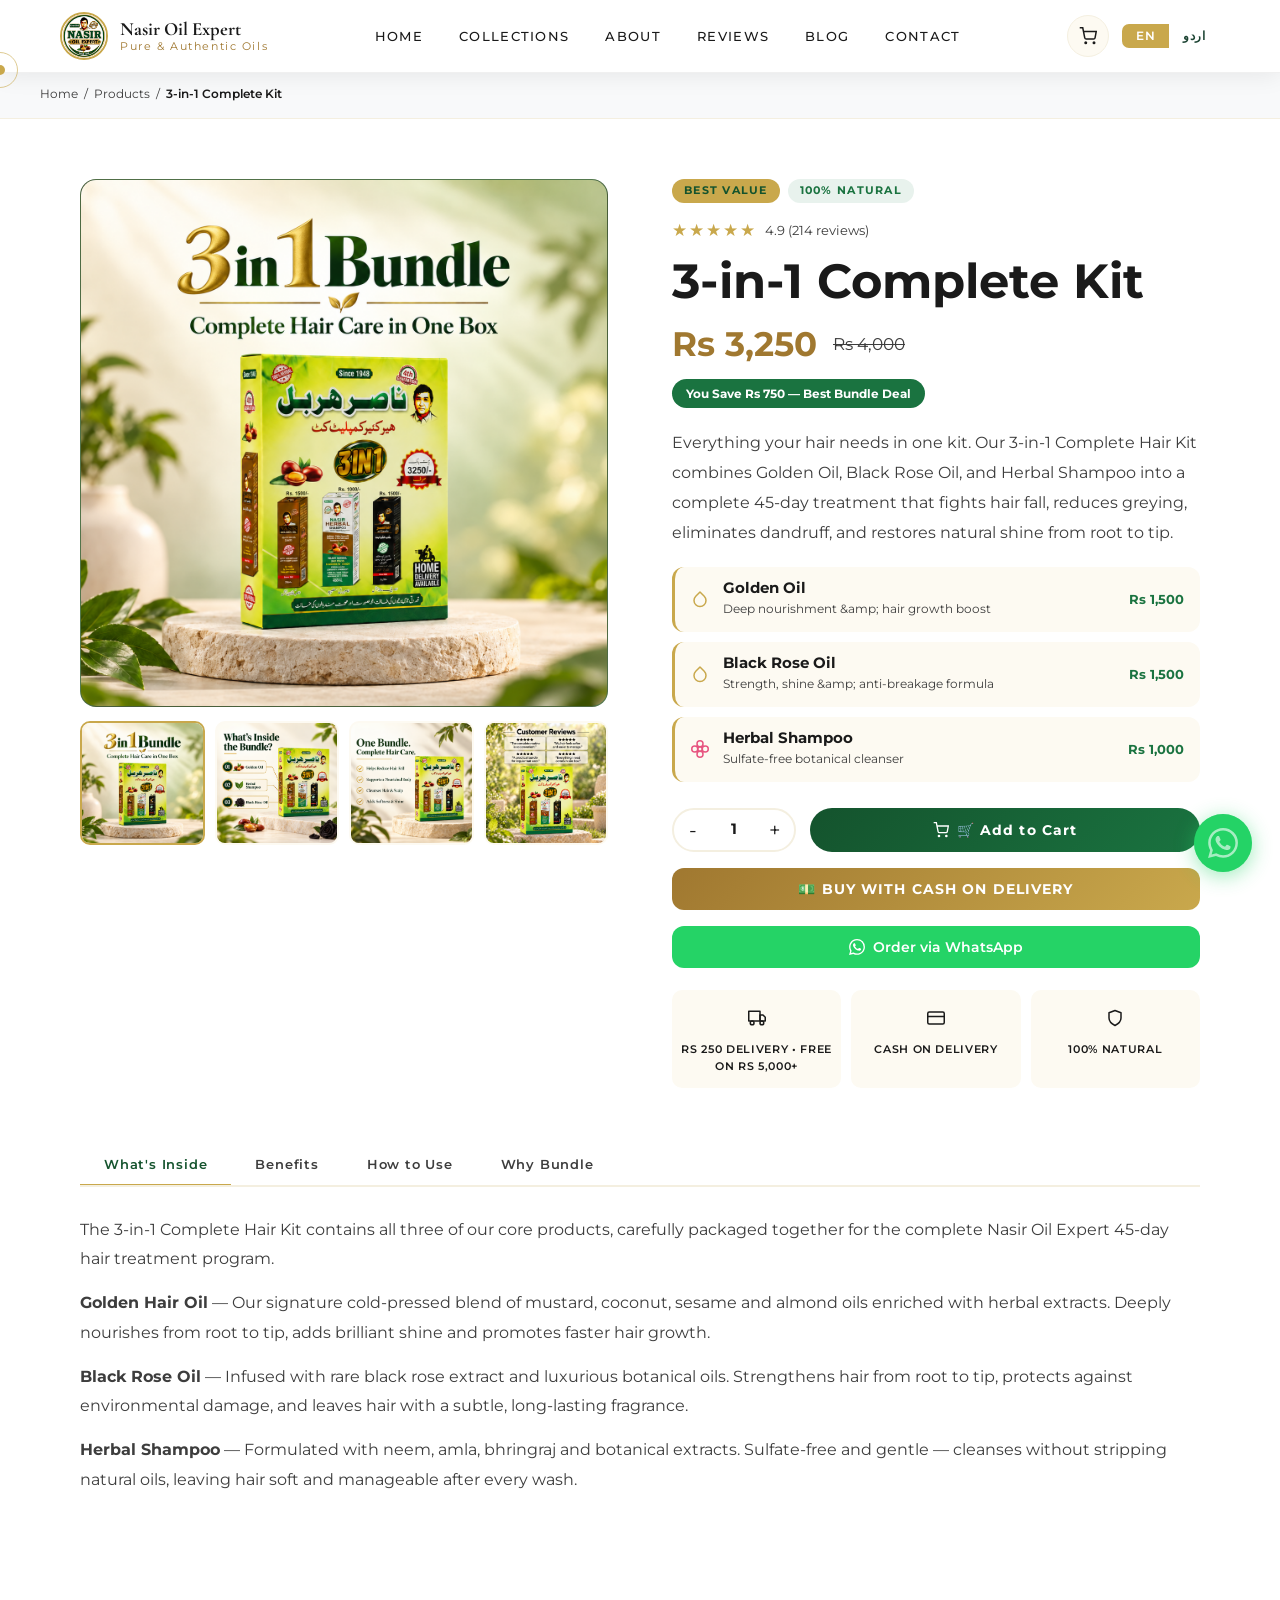
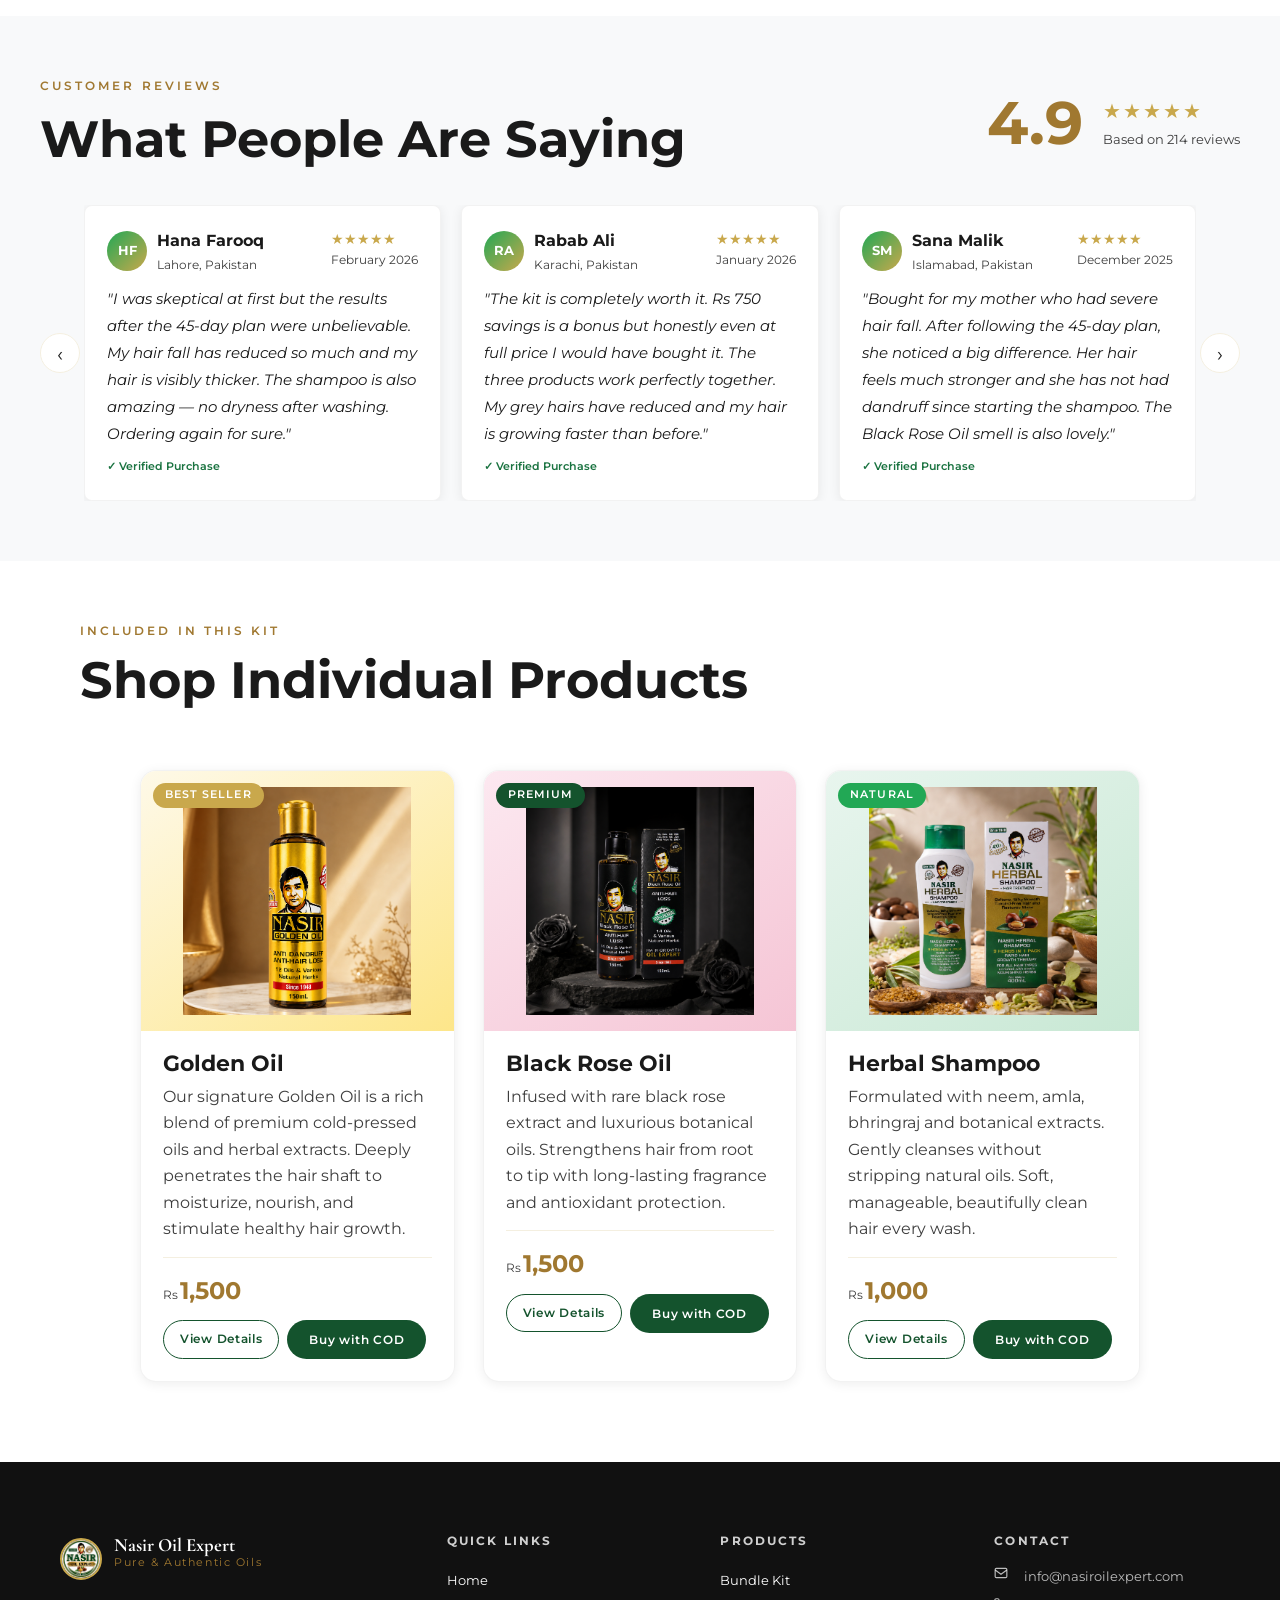
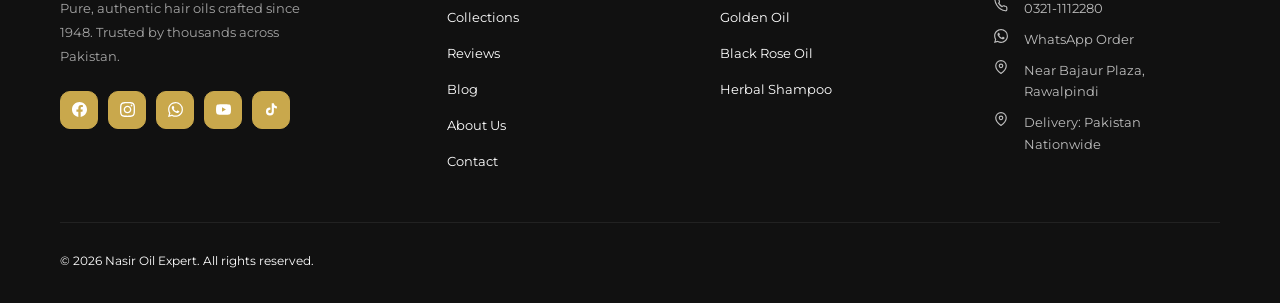
<file: bundle-kit.html>
<!DOCTYPE html>
<html lang="en">
<head>
<!-- Google tag (gtag.js) -->
<script async src="https://www.googletagmanager.com/gtag/js?id=G-N2RWM9N4GE"></script>
<script>
  window.dataLayer = window.dataLayer || [];
  function gtag(){dataLayer.push(arguments);}
  gtag('js', new Date());
  gtag('config', 'G-N2RWM9N4GE');
</script>
<!-- Meta Pixel Code -->
<script>
!function(f,b,e,v,n,t,s)
{if(f.fbq)return;n=f.fbq=function(){n.callMethod?
n.callMethod.apply(n,arguments):n.queue.push(arguments)};
if(!f._fbq)f._fbq=n;n.push=n;n.loaded=!0;n.version='2.0';
n.queue=[];t=b.createElement(e);t.async=!0;
t.src=v;s=b.getElementsByTagName(e)[0];
s.parentNode.insertBefore(t,s)}(window, document,'script',
'https://connect.facebook.net/en_US/fbevents.js');
fbq('init', '1622312982781463');
fbq('track', 'PageView');
</script>
<noscript><img height="1" width="1" style="display:none"
src="https://www.facebook.com/tr?id=1622312982781463&ev=PageView&noscript=1"
/></noscript>
<!-- End Meta Pixel Code -->
  <meta charset="UTF-8" />
  <meta name="viewport" content="width=device-width, initial-scale=1.0" />
  <title>3-in-1 Complete Hair Kit |  Nasir Oil Expert</title>
  <meta name="description" content="3-in-1 Complete Hair Kit by Nasir Oil Expert | Golden Oil + Black Rose Oil + Herbal Shampoo. Complete 45-day hair treatment. Rs 3,250 (save Rs 750). Nationwide delivery." />
  <link rel="canonical" href="https://nasiroilexpert.com/bundle-kit" />
  <meta property="og:type" content="product" />
  <meta property="og:url" content="https://nasiroilexpert.com/bundle-kit" />
  <meta property="og:title" content="3-in-1 Complete Hair Kit | Nasir Oil Expert" />
  <meta property="og:description" content="Golden Oil + Black Rose Oil + Herbal Shampoo. Complete 45-day hair treatment. Rs 3,250 (save Rs 750). Nationwide delivery." />
  <meta property="og:image" content="https://nasiroilexpert.com/images/bundle-cover.png" />
  <meta property="og:site_name" content="Nasir Oil Expert" />
  <meta name="twitter:card" content="summary_large_image" />
  <meta name="twitter:title" content="3-in-1 Complete Hair Kit | Nasir Oil Expert" />
  <meta name="twitter:description" content="Golden Oil + Black Rose Oil + Herbal Shampoo. Rs 3,250 (save Rs 750). Nationwide delivery." />
  <meta name="twitter:image" content="https://nasiroilexpert.com/images/bundle-cover.png" />
  <script type="application/ld+json">
  {
    "@context": "https://schema.org",
    "@type": "Product",
    "name": "3-in-1 Complete Hair Kit",
    "description": "Complete 45-day hair treatment bundle containing Golden Hair Oil, Black Rose Hair Oil and Herbal Shampoo by Nasir Oil Expert.",
    "image": "https://nasiroilexpert.com/images/bundle-cover.png",
    "url": "https://nasiroilexpert.com/bundle-kit",
    "brand": { "@type": "Brand", "name": "Nasir Oil Expert" },
    "offers": {
      "@type": "Offer",
      "priceCurrency": "PKR",
      "price": "3250",
      "availability": "https://schema.org/InStock",
      "seller": { "@type": "Organization", "name": "Nasir Oil Expert" }
    },
    "aggregateRating": {
      "@type": "AggregateRating",
      "ratingValue": "4.9",
      "reviewCount": "200",
      "bestRating": "5"
    }
  }
  </script>
  <link rel="preconnect" href="https://fonts.googleapis.com" />
  <link rel="preconnect" href="https://fonts.gstatic.com" crossorigin />
  <link href="https://fonts.googleapis.com/css2?family=Cormorant+Garamond:ital,wght@0,400;0,600;0,700;1,400&family=Montserrat:wght@300;400;500;600;700&family=Noto+Nastaliq+Urdu:wght@400;700&display=swap" rel="stylesheet" />
  <link rel="stylesheet" href="styles3.css?v=4" />
  <style>
    .pd-section { max-width:1200px; margin:0 auto; padding:60px 40px 80px; }
    .pd-layout { display:grid; grid-template-columns:1fr 1fr; gap:64px; align-items:start; }

    .pd-gallery { position:sticky; top:100px; }
    .pd-main-img {
      width:100%; aspect-ratio:1/1;
      background:linear-gradient(145deg,#1B4332,#2D6A4F);
      border-radius:var(--radius);
      overflow:hidden;
      display:flex; align-items:center; justify-content:center;
      margin-bottom:14px;
      border:1px solid rgba(201,168,76,0.25);
    }
    .pd-main-img img { width:100%; height:100%; object-fit:cover; transition:transform 0.5s ease; }
    .pd-main-img:hover img { transform:scale(1.04); }
    .pd-thumbs { display:grid; grid-template-columns:repeat(4,1fr); gap:10px; }
    .pd-thumb {
      aspect-ratio:1/1; border-radius:10px; overflow:hidden;
      background:var(--cream); border:2px solid transparent;
      cursor:pointer; transition:all 0.3s ease;
      display:flex; align-items:center; justify-content:center;
    }
    .pd-thumb.active { border-color:var(--gold); }
    .pd-thumb:hover { border-color:var(--green-mid); }
    .pd-thumb img { width:100%; height:100%; object-fit:cover; }

    .pd-badge-row { display:flex; gap:8px; flex-wrap:wrap; margin-bottom:14px; }
    .pd-badge { font-family:'Montserrat',sans-serif; font-size:0.62rem; font-weight:700; letter-spacing:0.12em; text-transform:uppercase; padding:4px 12px; border-radius:20px; }
    .pd-badge.value    { background:var(--gold); color:var(--green-deep); }
    .pd-badge.natural  { background:rgba(64,145,108,0.12); color:var(--green-mid); }
    .pd-rating { display:flex; align-items:center; gap:8px; margin-bottom:10px; }
    .pd-stars { color:var(--gold); font-size:1rem; letter-spacing:2px; }
    .pd-rating-count { font-family:'Montserrat',sans-serif; font-size:0.75rem; color:var(--text-light); }
    .pd-name { font-size:clamp(1.8rem,4vw,2.8rem); line-height:1.1; margin-bottom:10px; font-family:'Montserrat',sans-serif; }
    .pd-price-row { display:flex; align-items:center; gap:16px; margin-bottom:8px; }
    .pd-price { font-size:2rem; font-weight:700; color:var(--gold-dark); font-family:'Montserrat',sans-serif; }
    .pd-price-old { font-size:1rem; color:var(--text-light); text-decoration:line-through; font-family:'Montserrat',sans-serif; }
    .pd-save-badge { display:inline-flex; align-items:center; font-family:'Montserrat',sans-serif; font-size:0.7rem; font-weight:700; color:#fff; background:var(--green-mid); padding:5px 14px; border-radius:20px; margin-bottom:20px; }
    .pd-desc { font-family:'Montserrat',sans-serif; font-size:0.92rem; color:var(--text-light); line-height:1.9; margin-bottom:20px; }

    .kit-includes { display:flex; flex-direction:column; gap:10px; margin-bottom:26px; }
    .kit-item { display:flex; align-items:center; gap:14px; padding:12px 16px; background:var(--cream); border-radius:12px; border-left:3px solid var(--gold); }
    .kit-item-icon { font-size:1.5rem; flex-shrink:0; }
    .kit-item-info h4 { font-size:0.88rem; color:var(--text-dark); margin-bottom:1px; }
    .kit-item-info p { font-family:'Montserrat',sans-serif; font-size:0.72rem; color:var(--text-light); margin:0; }
    .kit-item-price { font-family:'Montserrat',sans-serif; font-size:0.78rem; font-weight:700; color:var(--green-mid); margin-left:auto; flex-shrink:0; }

    .pd-actions { display:flex; gap:14px; align-items:center; flex-wrap:wrap; margin-bottom:16px; }
    .qty-wrap { display:flex; align-items:center; gap:0; border:2px solid var(--cream-dark); border-radius:30px; overflow:hidden; }
    .qty-wrap button { width:38px; height:40px; background:none; border:none; font-size:1.2rem; cursor:pointer; color:var(--text-dark); transition:background 0.2s; }
    .qty-wrap button:hover { background:var(--cream); }
    .qty-wrap span { width:44px; text-align:center; font-family:'Montserrat',sans-serif; font-weight:700; font-size:0.9rem; }
    .pd-add-btn {
      flex:1; padding:14px 28px;
      background:linear-gradient(135deg,var(--green-deep),var(--green-mid));
      color:var(--white); border:none; border-radius:30px;
      font-family:'Montserrat',sans-serif; font-size:0.82rem; font-weight:700;
      letter-spacing:0.08em; cursor:pointer;
      transition:all 0.3s cubic-bezier(0.34,1.56,0.64,1);
      display:flex; align-items:center; justify-content:center; gap:8px;
    }
    .pd-add-btn:hover { transform:translateY(-3px) scale(1.03); box-shadow:0 10px 28px rgba(27,67,50,0.3); }
    .pd-add-btn:active { transform:scale(0.97); }
    .pd-add-btn.added { background:linear-gradient(135deg,#2D6A4F,#52B788); box-shadow:0 0 0 3px rgba(82,183,136,0.25); }
    .pd-cod-btn {
      display:flex; align-items:center; justify-content:center; gap:8px;
      width:100%; padding:13px 28px;
      background:linear-gradient(135deg, var(--gold-dark), var(--gold));
      color:#fff; border-radius:12px; border:none; cursor:pointer;
      font-family:'Montserrat',sans-serif; font-size:0.82rem;
      font-weight:700; letter-spacing:0.08em; text-transform:uppercase;
      transition:all 0.3s ease; margin-bottom:16px; text-decoration:none;
    }
    .pd-cod-btn:hover { transform:translateY(-2px); box-shadow:0 10px 28px rgba(160,120,48,0.3); }
    .pd-wa-btn {
      width:100%; padding:13px;
      background:#25D366; color:#fff; border:none; border-radius:12px;
      font-family:'Montserrat',sans-serif; font-size:0.8rem; font-weight:600;
      cursor:pointer; text-decoration:none;
      display:flex; align-items:center; justify-content:center; gap:8px;
      transition:all 0.3s ease; margin-bottom:22px;
    }
    .pd-wa-btn:hover { background:#128C7E; transform:translateY(-2px); }

    .pd-trust { display:grid; grid-template-columns:repeat(3,1fr); gap:10px; }
    .trust-item { text-align:center; padding:12px 8px; background:var(--cream); border-radius:10px; }
    .trust-item .t-icon { font-size:1.3rem; margin-bottom:4px; }
    .trust-item p { font-family:'Montserrat',sans-serif; font-size:0.64rem; font-weight:600; color:var(--text-mid); text-transform:uppercase; letter-spacing:0.06em; }

    .pd-tabs { margin-top:56px; }
    .tab-nav { display:flex; border-bottom:2px solid var(--cream-dark); gap:0; overflow-x:auto; }
    .tab-btn {
      padding:12px 24px; font-family:'Montserrat',sans-serif; font-size:0.78rem;
      font-weight:600; letter-spacing:0.06em; color:var(--text-light);
      background:none; border:none; cursor:pointer; white-space:nowrap;
      border-bottom:3px solid transparent; margin-bottom:-2px;
      transition:all 0.3s ease;
    }
    .tab-btn.active { color:var(--green-deep); border-bottom-color:var(--gold); }
    .tab-btn:hover { color:var(--green-mid); }
    .tab-panel { display:none; padding:28px 0; }
    .tab-panel.active { display:block; }
    .tab-panel p { font-family:'Montserrat',sans-serif; font-size:0.92rem; color:var(--text-light); line-height:1.9; margin-bottom:14px; }
    .benefit-list { list-style:none; display:grid; grid-template-columns:1fr 1fr; gap:10px; }
    .benefit-list li { display:flex; align-items:flex-start; gap:10px; font-family:'Montserrat',sans-serif; font-size:0.85rem; color:var(--text-mid); }
    .benefit-list li::before { content:'\2713'; color:var(--green-mid); font-weight:700; flex-shrink:0; margin-top:1px; }
    .how-to-step { display:flex; gap:16px; margin-bottom:18px; align-items:flex-start; }
    .step-circle { width:36px; height:36px; border-radius:50%; background:var(--green-deep); color:#fff; display:flex; align-items:center; justify-content:center; font-family:'Montserrat',sans-serif; font-size:0.78rem; font-weight:700; flex-shrink:0; }
    .step-text h4 { font-size:0.95rem; color:var(--text-dark); margin-bottom:3px; }
    .step-text p { font-family:'Montserrat',sans-serif; font-size:0.82rem; color:var(--text-light); margin:0; }

    .reviews-section { background:var(--bg-light); padding:60px 40px; }
    .reviews-inner { max-width:1200px; margin:0 auto; }
    .reviews-header { display:flex; justify-content:space-between; align-items:center; margin-bottom:36px; flex-wrap:wrap; gap:16px; }
    .overall-rating { display:flex; align-items:center; gap:20px; }
    .rating-big { font-size:3.5rem; font-weight:700; color:var(--gold-dark); font-family:'Montserrat',sans-serif; line-height:1; }
    .rating-info .stars { color:var(--gold); font-size:1.2rem; letter-spacing:2px; }
    .rating-info p { font-family:'Montserrat',sans-serif; font-size:0.75rem; color:var(--text-light); margin-top:2px; }
    .reviews-grid { display:grid; grid-template-columns:repeat(2,1fr); gap:20px; }
    .review-card { background:var(--white); border-radius:var(--radius-sm); padding:22px; border:1px solid rgba(0,0,0,0.05); box-shadow:var(--shadow-sm); transition:all 0.3s ease; }
    .review-card:hover { box-shadow:var(--shadow-md); transform:translateY(-3px); }
    .review-top { display:flex; justify-content:space-between; align-items:flex-start; margin-bottom:12px; }
    .reviewer { display:flex; align-items:center; gap:10px; }
    .reviewer-avatar { width:40px; height:40px; border-radius:50%; background:linear-gradient(135deg,var(--green-light),var(--gold)); display:flex; align-items:center; justify-content:center; font-family:'Montserrat',sans-serif; font-weight:700; font-size:0.78rem; color:#fff; flex-shrink:0; }
    .reviewer-name { font-size:0.92rem; font-weight:700; color:var(--text-dark); margin-bottom:2px; }
    .reviewer-loc { font-family:'Montserrat',sans-serif; font-size:0.7rem; color:var(--text-light); }
    .review-stars { color:var(--gold); font-size:0.85rem; }
    .review-date { font-family:'Montserrat',sans-serif; font-size:0.68rem; color:var(--text-light); }
    .review-text { font-family:'Montserrat',sans-serif; font-size:0.88rem; color:var(--text-mid); line-height:1.8; direction:ltr; text-align:left; font-style:italic; }
    .lang-ur .review-text { font-family:'Noto Nastaliq Urdu','Jameel Noori Nastaleeq',serif; font-size:0.9rem; line-height:2.2; direction:rtl; text-align:right; font-style:normal; }
    .review-verified { display:inline-flex; align-items:center; gap:4px; margin-top:10px; font-family:'Montserrat',sans-serif; font-size:0.65rem; color:var(--green-mid); font-weight:600; }

    .related-section { padding:60px 40px 80px; max-width:1200px; margin:0 auto; }

    @media(max-width:900px){ .pd-layout{grid-template-columns:1fr;} .pd-gallery{position:static;} }
    @media(max-width:768px){ .pd-section{padding:40px 20px 60px;} .reviews-section{padding:40px 20px;} .related-section{padding:40px 20px 60px;} .reviews-grid{grid-template-columns:1fr;} .benefit-list{grid-template-columns:1fr;} .pd-trust{grid-template-columns:1fr 1fr;} .products-grid{grid-template-columns:1fr!important;} }

    #navbar { background:rgba(255,255,255,0.97) !important; backdrop-filter:blur(20px) !important; box-shadow:0 2px 24px rgba(0,0,0,0.08) !important; border-bottom:1px solid rgba(0,0,0,0.06) !important; padding:12px 60px !important; }
    #navbar .nav-logo-text { color:var(--text-dark) !important; }
    #navbar .nav-logo-text span { color:var(--gold-dark) !important; }
    #navbar .nav-links a { color:var(--text-mid) !important; }
    #navbar .nav-links a:hover, #navbar .nav-links a.active { color:var(--gold-dark) !important; }
    #navbar .cart-icon-btn { color:var(--text-dark) !important; }
    @media(max-width:1024px){ #navbar { padding:12px 32px !important; } }
    @media(max-width:768px){ #navbar { padding:12px 20px !important; } }

    @media(max-width:768px){
      #navbar { padding:12px 20px !important; }
      .pd-section { padding:40px 16px 60px; overflow-x:hidden; }
      .pd-layout { grid-template-columns:1fr; gap:32px; }
      .pd-gallery { position:static; }
      .pd-info { min-width:0; }
      .pd-actions { flex-wrap:wrap; }
      .pd-btn-cart { min-width:0; width:100%; }
    }
  </style>
<script>if(typeof fbq==='function'){fbq('track','ViewContent',{value:3250,currency:'PKR',content_name:'3-in-1 Complete Kit',content_ids:['bundle-kit'],content_type:'product'});}</script>
</head>
<body>

<div class="cursor"></div>
<div class="cursor-follower"></div>

<!-- NAVBAR -->
<nav class="navbar scrolled" id="navbar">
  <a href="/" class="nav-logo">
    <img src="images/logo.png" alt="Nasir Oil Expert" class="nav-logo-img">
    <div class="nav-logo-text">Nasir Oil Expert<span data-i18n="ft.tagline">Pure &amp; Authentic Oils</span></div>
  </a>
  <ul class="nav-links">
    <li><a href="/" data-i18n="nav.home">Home</a></li>
    <li class="nav-has-dropdown"><a href="products" data-i18n="nav.collections">Collections &#9660;</a><ul class="nav-dropdown"><li><a href="bundle-kit" data-i18n="nav.bundleKit">Bundle Kit</a></li><li><a href="golden-oil" data-i18n="nav.goldenOil">Golden Oil</a></li><li><a href="black-rose-oil" data-i18n="nav.blackRoseOil">Black Rose Oil</a></li><li><a href="herbal-shampoo" data-i18n="nav.herbalShampoo">Herbal Shampoo</a></li></ul></li>
    <li><a href="about" data-i18n="nav.about">About</a></li>
    <li><a href="reviews" data-i18n="nav.reviews">Reviews</a></li><li><a href="/blog/" data-i18n="nav.blog">Blog</a></li>
    <li><a href="contact" data-i18n="nav.contact">Contact</a></li>
  </ul>
  <div class="nav-right">
    <a href="cart" class="cart-icon-btn" title="Cart">
      <svg width="18" height="18" fill="none" stroke="currentColor" stroke-width="2" viewBox="0 0 24 24"><circle cx="9" cy="21" r="1"/><circle cx="20" cy="21" r="1"/><path d="M1 1h4l2.68 13.39a2 2 0 0 0 2 1.61h9.72a2 2 0 0 0 2-1.61L23 6H6"/></svg>
      <span class="cart-count">0</span>
    </a>
    <button class="lang-toggle" onclick="noeToggleLang()" data-active="en" title="Switch Language"><span>EN</span><span>&#1575;&#1585;&#1583;&#1608;</span></button>
  </div>
  <div class="nav-hamburger"><span></span><span></span><span></span></div>
</nav>
<div class="mobile-nav">
  <button class="mobile-nav-close">&#10005;</button>
  <a href="/" data-i18n="nav.home">Home</a>
  <a href="products" data-i18n="nav.collections">Collections</a>
  <a href="bundle-kit" class="mn-sub-link" data-i18n="nav.bundleKit">&#9656; Bundle Kit</a>
  <a href="golden-oil" class="mn-sub-link" data-i18n="nav.goldenOil">&#9656; Golden Oil</a>
  <a href="black-rose-oil" class="mn-sub-link" data-i18n="nav.blackRoseOil">&#9656; Black Rose Oil</a>
  <a href="herbal-shampoo" class="mn-sub-link" data-i18n="nav.herbalShampoo">&#9656; Herbal Shampoo</a>
  <a href="about" data-i18n="nav.about">About</a>
  <a href="contact" data-i18n="nav.contact">Contact</a>
  <a href="reviews" data-i18n="nav.reviews">Reviews</a>
  <a href="/blog/" data-i18n="nav.blog">Blog</a>
  <button class="lang-toggle" onclick="noeToggleLang()" data-active="en" style="margin:16px auto 0;display:flex;"><span>EN</span><span>&#1575;&#1585;&#1583;&#1608;</span></button>
</div>

<!-- BREADCRUMB -->
<div style="background:var(--bg-light);padding:14px 40px;border-bottom:1px solid var(--cream-dark);margin-top:70px;">
  <div style="max-width:1200px;margin:0 auto;font-family:'Montserrat',sans-serif;font-size:0.72rem;color:var(--text-light);">
    <a href="/" style="color:var(--text-light);" data-i18n="bc.home">Home</a> &nbsp;/&nbsp;
    <a href="products" style="color:var(--text-light);" data-i18n="bc.products">Products</a> &nbsp;/&nbsp;
    <span style="color:var(--text-dark);font-weight:600;" data-i18n="bc.bundle">3-in-1 Complete Kit</span>
  </div>
</div>

<!-- PRODUCT DETAIL -->
<div class="pd-section">
  <div class="pd-layout">

    <!-- GALLERY -->
    <div class="pd-gallery reveal-left">
      <div class="pd-main-img" id="pdMainImg">
        <img src="images/box/bundle1.png" alt="3-in-1 Complete Hair Kit" id="pdMainImgEl">
      </div>
      <div class="pd-thumbs">
        <div class="pd-thumb active" onclick="switchImg('images/box/bundle1.png',this)">
          <img src="images/box/bundle1.png" alt="3-in-1 Bundle Kit">
        </div>
        <div class="pd-thumb" onclick="switchImg('images/box/bundle2.png',this)">
          <img src="images/box/bundle2.png" alt="What's Inside">
        </div>
        <div class="pd-thumb" onclick="switchImg('images/box/bundle3.png',this)">
          <img src="images/box/bundle3.png" alt="Complete Hair Care">
        </div>
        <div class="pd-thumb" onclick="switchImg('images/box/bundle4.png',this)">
          <img src="images/box/bundle4.png" alt="Customer Reviews">
        </div>
      </div>
    </div>

    <!-- INFO -->
    <div class="reveal-right">
      <div class="pd-badge-row">
        <span class="pd-badge value" data-i18n="tag.bestValue">Best Value</span>
        <span class="pd-badge natural" data-i18n="pd.badge.natural">100% Natural</span>
      </div>
      <div class="pd-rating">
        <span class="pd-stars">&#9733;&#9733;&#9733;&#9733;&#9733;</span>
        <span class="pd-rating-count">4.9 (214 reviews)</span>
      </div>
      <h1 class="pd-name" data-i18n="prod.bundle">3-in-1 Complete Hair Kit</h1>
      <div class="pd-price-row">
        <span class="pd-price">Rs 3,250</span>
        <span class="pd-price-old">Rs 4,000</span>
      </div>
      <div class="pd-save-badge" data-i18n="bk.save.badge">You Save Rs 750 |  Best Bundle Deal</div>

      <p class="pd-desc" data-i18n="bk.desc">
        Everything your hair needs in one kit. Our 3-in-1 Complete Hair Kit combines Golden Oil, Black Rose Oil, and Herbal Shampoo into a complete 45-day treatment that fights hair fall, reduces greying, eliminates dandruff, and restores natural shine from root to tip.
      </p>

      <!-- What's included -->
      <div class="kit-includes">
        <div class="kit-item">
          <div class="kit-item-icon" style="color:var(--gold);"><svg width="18" height="18" viewBox="0 0 24 24" fill="none" stroke="currentColor" stroke-width="2" stroke-linecap="round" stroke-linejoin="round"><path d="M12 2.69l5.66 5.66a8 8 0 1 1-11.31 0z"/></svg></div>
          <div class="kit-item-info">
            <h4 data-i18n="prod.golden">Golden Hair Oil</h4>
            <p data-i18n="bk.kit.golden.desc">Deep nourishment &amp; hair growth boost</p>
          </div>
          <div class="kit-item-price">Rs 1,500</div>
        </div>
        <div class="kit-item">
          <div class="kit-item-icon" style="color:var(--gold);"><svg width="18" height="18" viewBox="0 0 24 24" fill="none" stroke="currentColor" stroke-width="2" stroke-linecap="round" stroke-linejoin="round"><path d="M12 2.69l5.66 5.66a8 8 0 1 1-11.31 0z"/></svg></div>
          <div class="kit-item-info">
            <h4 data-i18n="prod.rose">Black Rose Oil</h4>
            <p data-i18n="bk.kit.rose.desc">Strength, shine &amp; anti-breakage formula</p>
          </div>
          <div class="kit-item-price">Rs 1,500</div>
        </div>
        <div class="kit-item">
          <div class="kit-item-icon" style="color:#e75480;"><svg width="18" height="18" viewBox="0 0 24 24" fill="none" stroke="currentColor" stroke-width="2" stroke-linecap="round" stroke-linejoin="round"><circle cx="12" cy="12" r="3"/><path d="M12 1a4 4 0 0 1 0 8 4 4 0 0 1 0-8zM12 15a4 4 0 0 1 0 8 4 4 0 0 1 0-8zM1 12a4 4 0 0 1 8 0 4 4 0 0 1-8 0zM15 12a4 4 0 0 1 8 0 4 4 0 0 1-8 0z"/></svg></div>
          <div class="kit-item-info">
            <h4 data-i18n="prod.shampoo">Herbal Shampoo</h4>
            <p data-i18n="bk.kit.shampoo.desc">Sulfate-free botanical cleanser</p>
          </div>
          <div class="kit-item-price">Rs 1,000</div>
        </div>
      </div>

      <!-- Qty + Add to Cart -->
      <div class="pd-actions">
        <div class="qty-wrap">
          <button onclick="pdQtyChange(-1)">-</button>
          <span id="pdQty">1</span>
          <button onclick="pdQtyChange(1)">+</button>
        </div>
        <button class="pd-add-btn" id="pdAddBtn" onclick="pdAddToCart()">
          <svg width="16" height="16" fill="none" stroke="currentColor" stroke-width="2" viewBox="0 0 24 24"><circle cx="9" cy="21" r="1"/><circle cx="20" cy="21" r="1"/><path d="M1 1h4l2.68 13.39a2 2 0 0 0 2 1.61h9.72a2 2 0 0 0 2-1.61L23 6H6"/></svg>
          <span data-i18n="pg.addCart">Add to Cart</span>
        </button>
      </div>

      <button class="pd-cod-btn" onclick="pdCODBuy()">
        <span data-i18n="pd.cod.buy">Buy with Cash on Delivery</span>
      </button>

      <button class="pd-wa-btn" onclick="openWaModal('3-in-1 Hair Complete Kit', 3250 * pdQty)">
        <svg width="16" height="16" fill="white" viewBox="0 0 24 24"><path d="M17.472 14.382c-.297-.149-1.758-.867-2.03-.967-.273-.099-.471-.148-.67.15-.197.297-.767.966-.94 1.164-.173.199-.347.223-.644.075-.297-.15-1.255-.463-2.39-1.475-.883-.788-1.48-1.761-1.653-2.059-.173-.297-.018-.458.13-.606.134-.133.298-.347.446-.52.149-.174.198-.298.298-.497.099-.198.05-.371-.025-.52-.075-.149-.669-1.612-.916-2.207-.242-.579-.487-.5-.669-.51-.173-.008-.371-.01-.57-.01-.198 0-.52.074-.792.372-.272.297-1.04 1.016-1.04 2.479 0 1.462 1.065 2.875 1.213 3.074.149.198 2.096 3.2 5.077 4.487.709.306 1.262.489 1.694.625.712.227 1.36.195 1.871.118.571-.085 1.758-.719 2.006-1.413.248-.694.248-1.289.173-1.413-.074-.124-.272-.198-.57-.347m-5.421 7.403h-.004a9.87 9.87 0 01-5.031-1.378l-.361-.214-3.741.982.998-3.648-.235-.374a9.86 9.86 0 01-1.51-5.26c.001-5.45 4.436-9.884 9.888-9.884 2.64 0 5.122 1.03 6.988 2.898a9.825 9.825 0 012.893 6.994c-.003 5.45-4.437 9.884-9.885 9.884m8.413-18.297A11.815 11.815 0 0012.05 0C5.495 0 .16 5.335.157 11.892c0 2.096.547 4.142 1.588 5.945L.057 24l6.305-1.654a11.882 11.882 0 005.683 1.448h.005c6.554 0 11.89-5.335 11.893-11.893a11.821 11.821 0 00-3.48-8.413z"/></svg>
        <span data-i18n="pd.wa.order">Order via WhatsApp</span>
      </button>

      <div class="pd-trust">
        <div class="trust-item"><div class="t-icon"><svg width="18" height="18" viewBox="0 0 24 24" fill="none" stroke="currentColor" stroke-width="2" stroke-linecap="round" stroke-linejoin="round"><rect x="1" y="3" width="15" height="13"/><polygon points="16 8 20 8 23 11 23 16 16 16 16 8"/><circle cx="5.5" cy="18.5" r="2.5"/><circle cx="18.5" cy="18.5" r="2.5"/></svg></div><p data-i18n="bk.trust.delivery">Rs 250 delivery  Free on Rs 5,000+</p></div>
        <div class="trust-item"><div class="t-icon"><svg width="18" height="18" viewBox="0 0 24 24" fill="none" stroke="currentColor" stroke-width="2" stroke-linecap="round" stroke-linejoin="round"><rect x="1" y="4" width="22" height="16" rx="2" ry="2"/><line x1="1" y1="10" x2="23" y2="10"/></svg></div><p data-i18n="bk.trust.cod">Cash on Delivery</p></div>
        <div class="trust-item"><div class="t-icon"><svg width="18" height="18" viewBox="0 0 24 24" fill="none" stroke="currentColor" stroke-width="2" stroke-linecap="round" stroke-linejoin="round"><path d="M12 22s8-4 8-10V5l-8-3-8 3v7c0 6 8 10 8 10z"/></svg></div><p data-i18n="pd.badge.natural">100% Natural</p></div>
      </div>
    </div>
  </div>

  <!-- TABS -->
  <div class="pd-tabs">
    <div class="tab-nav">
      <button class="tab-btn active" onclick="switchTab('whats-inside',this)" data-i18n="pd.tab.inside">What's Inside</button>
      <button class="tab-btn" onclick="switchTab('benefits',this)" data-i18n="pd.tab.benefits">Benefits</button>
      <button class="tab-btn" onclick="switchTab('howtouse',this)" data-i18n="pd.tab.use">How to Use</button>
      <button class="tab-btn" onclick="switchTab('why-bundle',this)" data-i18n="pd.tab.why">Why Bundle</button>
    </div>

    <div class="tab-panel active" id="tab-whats-inside">
      <p data-i18n="bk.inside.p1">The 3-in-1 Complete Hair Kit contains all three of our core products, carefully packaged together for the complete Nasir Oil Expert 45-day hair treatment program.</p>
      <p data-i18n-html="bk.inside.p2"><strong>Golden Hair Oil</strong> |  Our signature cold-pressed blend of mustard, coconut, sesame and almond oils enriched with herbal extracts. It deeply nourishes from root to tip, adds brilliant shine and promotes faster hair growth.</p>
      <p data-i18n-html="bk.inside.p3"><strong>Black Rose Oil</strong> |  Infused with rare black rose extract and luxurious botanical oils. Strengthens hair from root to tip, protects against environmental damage, and leaves hair with a subtle, long-lasting fragrance.</p>
      <p data-i18n-html="bk.inside.p4"><strong>Herbal Shampoo</strong> |  Formulated with neem, amla, bhringraj and botanical extracts. Sulfate-free and gentle |  cleanses without stripping natural oils, leaving hair soft and manageable after every wash.</p>
    </div>

    <div class="tab-panel" id="tab-benefits">
      <ul class="benefit-list">
        <li data-i18n="bk.ben.1">Reduces hair fall by up to 70%</li>
        <li data-i18n="bk.ben.2">Prevents premature greying naturally</li>
        <li data-i18n="bk.ben.3">Eliminates dandruff from roots</li>
        <li data-i18n="bk.ben.4">Strengthens hair follicles deeply</li>
        <li data-i18n="bk.ben.5">Adds brilliant natural shine</li>
        <li data-i18n="bk.ben.6">Repairs dry and damaged hair</li>
        <li data-i18n="bk.ben.7">Promotes faster new hair growth</li>
        <li data-i18n="bk.ben.8">Soothes dry and itchy scalp</li>
        <li data-i18n="bk.ben.9">Fights frizz and flyaways</li>
        <li data-i18n="bk.ben.10">Long-lasting herbal fragrance</li>
      </ul>
    </div>

    <div class="tab-panel" id="tab-howtouse">
      <p style="font-family:'Montserrat',sans-serif;font-size:0.78rem;color:var(--green-mid);font-weight:700;margin-bottom:18px;letter-spacing:0.06em;text-transform:uppercase;" data-i18n="bk.howto.plan">Complete 45-day Treatment Plan</p>
      <div class="how-to-step">
        <div class="step-circle" style="background:var(--gold);min-width:36px;">10</div>
        <div class="step-text">
          <h4 data-i18n="pd.phase1.h4">Phase 1 |  Black Rose Oil (10 Nights)</h4>
          <p data-i18n="bk.howto.p1">Apply Black Rose Oil to hair roots every night for 10 consecutive nights. Massage gently into the scalp. Wash hair with Nasir Herbal Shampoo each morning.</p>
        </div>
      </div>
      <div class="how-to-step">
        <div class="step-circle" style="min-width:36px;">5</div>
        <div class="step-text">
          <h4 data-i18n="pd.phase2.h4">Phase 2 |  Golden Oil (5 Days)</h4>
          <p data-i18n="bk.howto.p2">Apply Golden Oil to hair roots and massage gently into the scalp. Leave overnight and wash with Nasir Herbal Shampoo the next morning.</p>
        </div>
      </div>
      <div class="how-to-step">
        <div class="step-circle" style="min-width:36px;">5</div>
        <div class="step-text">
          <h4 data-i18n="pd.phase3.h4">Phase 3 |  Alternating Oils (5 Days)</h4>
          <p data-i18n="bk.howto.p3">Continue alternating Black Rose Oil and Golden Oil daily. Wash with Nasir Herbal Shampoo each time to keep hair clean and fresh.</p>
        </div>
      </div>
      <div style="background:var(--cream);border-radius:10px;padding:14px 18px;margin-top:10px;font-family:'Montserrat',sans-serif;font-size:0.76rem;color:var(--text-light);line-height:1.8;" data-i18n-html="bk.howto.note">
        <strong style="color:var(--text-dark);">Note:</strong> After 45 days, alternate Black Rose Oil and Golden Oil in 5-day cycles. Continue for 4045 days for full results. Best results seen with consistent daily use.
      </div>
    </div>

    <div class="tab-panel" id="tab-why-bundle">
      <p data-i18n="bk.why.p1">Buying the kit instead of individual products gives you a Rs 750 saving right away |  but the real value is in having the complete treatment system from day one, without needing to order anything extra.</p>
      <p data-i18n="bk.why.p2">Our 45-day treatment plan requires all three products working together. When used as a system, they complement each other perfectly |  the oils treat the scalp while the shampoo cleanses without undoing the nourishment.</p>
      <p data-i18n="bk.why.p3">Customers who start with the full kit see significantly better results compared to those who use only one product, because the treatment addresses hair fall, greying and dandruff simultaneously rather than one at a time.</p>
      <div style="display:flex;gap:14px;flex-wrap:wrap;margin-top:14px;">
        <div style="flex:1;min-width:160px;background:var(--cream);border-radius:12px;padding:16px;text-align:center;">
          <div style="font-size:1.6rem;font-weight:700;color:var(--gold-dark);font-family:'Montserrat',sans-serif;">Rs 750</div>
          <div style="font-family:'Montserrat',sans-serif;font-size:0.7rem;color:var(--text-light);margin-top:4px;" data-i18n="bk.why.saved">Saved vs. buying separately</div>
        </div>
        <div style="flex:1;min-width:160px;background:var(--cream);border-radius:12px;padding:16px;text-align:center;">
          <div style="font-size:1.6rem;font-weight:700;color:var(--green-mid);font-family:'Montserrat',sans-serif;">45 days</div>
          <div style="font-family:'Montserrat',sans-serif;font-size:0.7rem;color:var(--text-light);margin-top:4px;" data-i18n="bk.why.complete">Complete treatment program</div>
        </div>
        <div style="flex:1;min-width:160px;background:var(--cream);border-radius:12px;padding:16px;text-align:center;">
          <div style="font-size:1.6rem;font-weight:700;color:var(--text-dark);font-family:'Montserrat',sans-serif;">3 Products</div>
          <div style="font-family:'Montserrat',sans-serif;font-size:0.7rem;color:var(--text-light);margin-top:4px;" data-i18n="bk.why.system">One complete hair care system</div>
        </div>
      </div>
    </div>
  </div>
</div>

<!-- REVIEWS -->
<section class="reviews-section">
  <div class="reviews-inner">
    <div class="reviews-header">
      <div>
        <div class="section-label" data-i18n="pd.rev.label">Customer Reviews</div>
        <h2 class="section-title" style="margin:6px 0 0;" data-i18n="pd.rev.title">What People Are Saying</h2>
      </div>
      <div class="overall-rating">
        <div class="rating-big">4.9</div>
        <div class="rating-info">
          <div class="stars">&#9733;&#9733;&#9733;&#9733;&#9733;</div>
          <p data-i18n="pd.rev.214">Based on 214 reviews</p>
        </div>
      </div>
    </div>
    <div class="reviews-grid">
      <div class="review-card reveal">
        <div class="review-top">
          <div class="reviewer"><div class="reviewer-avatar">HF</div><div><div class="reviewer-name" data-i18n="bk.rev.c1.name">حنا فاروق</div><div class="reviewer-loc" data-i18n="bk.rev.c1.loc">لاہور، پاکستان</div></div></div>
          <div><div class="review-stars">&#9733;&#9733;&#9733;&#9733;&#9733;</div><div class="review-date">February 2026</div></div>
        </div>
        <p class="review-text" data-i18n="bk.rev.c1.q">"پہلے یقین نہیں تھا لیکن ۴۵ دن کے پلان کے بعد نتائج ناقابل یقین تھے۔ بال گرنا بہت کم ہوا اور بال صاف نظر آتے ہیں۔ شیمپو بھی زبردست ہے — دھونے کے بعد خشکی بالکل نہیں۔ دوبارہ آرڈر ضرور کروں گی۔"</p>
        <div class="review-verified" data-i18n="pd.rev.verified">&#10003; Verified Purchase</div>
      </div>
      <div class="review-card reveal reveal-delay-1">
        <div class="review-top">
          <div class="reviewer"><div class="reviewer-avatar">RA</div><div><div class="reviewer-name" data-i18n="bk.rev.c2.name">رباب علی</div><div class="reviewer-loc" data-i18n="bk.rev.c2.loc">کراچی، پاکستان</div></div></div>
          <div><div class="review-stars">&#9733;&#9733;&#9733;&#9733;&#9733;</div><div class="review-date">January 2026</div></div>
        </div>
        <p class="review-text" data-i18n="bk.rev.c2.q">"کٹ بالکل پیسوں کے لائق ہے۔ ۷۵۰ روپے کی بچت تو بونس ہے لیکن پوری قیمت پر بھی خریدتی۔ تینوں پروڈکٹس مل کر کمال کرتی ہیں۔ سفید بال کم ہوئے اور بال پہلے سے تیزی سے اگ رہے ہیں۔"</p>
        <div class="review-verified" data-i18n="pd.rev.verified">&#10003; Verified Purchase</div>
      </div>
      <div class="review-card reveal reveal-delay-2">
        <div class="review-top">
          <div class="reviewer"><div class="reviewer-avatar">SM</div><div><div class="reviewer-name" data-i18n="bk.rev.c3.name">ثنا ملک</div><div class="reviewer-loc" data-i18n="bk.rev.c3.loc">اسلام آباد، پاکستان</div></div></div>
          <div><div class="review-stars">&#9733;&#9733;&#9733;&#9733;&#9733;</div><div class="review-date">December 2025</div></div>
        </div>
        <p class="review-text" data-i18n="bk.rev.c3.q">"اپنی والدہ کے لیے خریدا جنہیں سخت بال گرنے کی شکایت تھی۔ ۴۵ دن کے پلان کے بعد بڑا فرق آیا۔ بال بہت مضبوط ہو گئے اور شیمپو شروع کرنے کے بعد سے خشکی بالکل نہیں۔ بلیک روز آئل کی خوشبو بھی بہت پیاری ہے۔"</p>
        <div class="review-verified" data-i18n="pd.rev.verified">&#10003; Verified Purchase</div>
      </div>
      <div class="review-card reveal reveal-delay-3">
        <div class="review-top">
          <div class="reviewer"><div class="reviewer-avatar">TK</div><div><div class="reviewer-name" data-i18n="bk.rev.c4.name">تحریم خان</div><div class="reviewer-loc" data-i18n="bk.rev.c4.loc">فیصل آباد، پاکستان</div></div></div>
          <div><div class="review-stars">&#9733;&#9733;&#9733;&#9733;&#9733;</div><div class="review-date">November 2025</div></div>
        </div>
        <p class="review-text" data-i18n="bk.rev.c4.q">"تیز ڈیلیوری، اچھی پیکیجنگ۔ ہدایات کے مطابق استعمال کیا اور ۱۵ ویں دن بالوں میں واضح فرق محسوس ہوا۔ نرم، چمکدار اور کم ٹوٹنے والے۔ گولڈن آئل سب سے پسندیدہ ہے — قدرتی خوشبو اور جلد جذب ہو جاتا ہے۔ سب کو لینی چاہیے!"</p>
        <div class="review-verified" data-i18n="pd.rev.verified">&#10003; Verified Purchase</div>
      </div>
    </div>
  </div>
</section>

<!-- RELATED PRODUCTS -->
<section class="related-section">
  <div class="section-label" style="margin-bottom:8px;" data-i18n="pd.kit.label">Included in This Kit</div>
  <h2 class="section-title" style="margin-bottom:36px;" data-i18n="pd.kit.title">Shop Individual Products</h2>
  <div class="products-grid" style="grid-template-columns:repeat(3,1fr);max-width:1000px;">
    <div class="product-card reveal">
      <div class="product-card-img" style="background:linear-gradient(145deg,#fef9e8,#fde68a);">
        <img src="images/golden/4.png" alt="Golden Hair Oil">
        <div class="product-tag" data-i18n="tag.bestSeller">Best Seller</div>
        <div class="product-overlay"><a href="golden-oil" class="product-overlay-btn" data-i18n="prod.viewDetails">View Details</a></div>
      </div>
      <div class="product-info">
        <h3 class="product-name" data-i18n="prod.golden">Golden Hair Oil</h3>
        <p class="product-desc" data-i18n="desc.golden">Cold-pressed nourishing oil for growth and shine.</p>
        <div class="product-footer">
          <div class="product-price"><span>Rs</span>1,500</div>
          <div class="product-btn-group">
            <a href="golden-oil" class="btn-details" data-i18n="prod.viewDetails">View Details</a>
            <button class="btn-cart" onclick="openCodModal('Golden Hair Oil',1500)">Buy with COD</button>
          </div>
        </div>
      </div>
    </div>
    <div class="product-card reveal reveal-delay-1">
      <div class="product-card-img" style="background:linear-gradient(145deg,#fce8f0,#f5c5d5);">
        <img src="images/black-rose/5.png" alt="Black Rose Oil">
        <div class="product-tag" style="background:var(--green-deep);" data-i18n="tag.premium">Premium</div>
        <div class="product-overlay"><a href="black-rose-oil" class="product-overlay-btn" data-i18n="prod.viewDetails">View Details</a></div>
      </div>
      <div class="product-info">
        <h3 class="product-name" data-i18n="prod.rose">Black Rose Oil</h3>
        <p class="product-desc" data-i18n="desc.rose">Rare rose extract for strength and fragrance.</p>
        <div class="product-footer">
          <div class="product-price"><span>Rs</span>1,500</div>
          <div class="product-btn-group">
            <a href="black-rose-oil" class="btn-details" data-i18n="prod.viewDetails">View Details</a>
            <button class="btn-cart" onclick="openCodModal('Black Rose Hair Oil',1500)">Buy with COD</button>
          </div>
        </div>
      </div>
    </div>
    <div class="product-card reveal reveal-delay-2">
      <div class="product-card-img" style="background:linear-gradient(145deg,#e8f5ee,#c8e8d4);">
        <img src="images/shampoo/5.png" alt="Herbal Shampoo">
        <div class="product-tag" style="background:var(--green-light);" data-i18n="tag.natural">Natural</div>
        <div class="product-overlay"><a href="herbal-shampoo" class="product-overlay-btn" data-i18n="prod.viewDetails">View Details</a></div>
      </div>
      <div class="product-info">
        <h3 class="product-name" data-i18n="prod.shampoo">Herbal Shampoo</h3>
        <p class="product-desc" data-i18n="desc.shampoo">Sulfate-free botanical cleanser for all hair types.</p>
        <div class="product-footer">
          <div class="product-price"><span>Rs</span>1,000</div>
          <div class="product-btn-group">
            <a href="herbal-shampoo" class="btn-details" data-i18n="prod.viewDetails">View Details</a>
            <button class="btn-cart" onclick="openCodModal('Herbal Shampoo',1000)">Buy with COD</button>
          </div>
        </div>
      </div>
    </div>
  </div>
</section>

<!-- FOOTER -->
<footer>
  <div class="footer-inner">
    <div class="footer-top">
      <div class="footer-brand">
        <div class="nav-logo" style="margin-bottom:14px;"><img src="images/logo.png" alt="Nasir Oil Expert" style="border-radius:50%;width:42px;height:42px;object-fit:cover;border:2px solid var(--gold);"><span class="nav-logo-text">Nasir Oil Expert<span data-i18n="ft.tagline">Pure &amp; Authentic Oils</span></span></div>
        <p data-i18n="ft.brand.desc">Your destination for natural, effective products that nurture stronger, healthier hair.</p>
        <div class="footer-socials">
          <a href="https://www.facebook.com/share/19QpAj7k6t/" target="_blank" class="social-btn fb" title="Facebook"><svg width="15" height="15" fill="currentColor" viewBox="0 0 24 24"><path d="M24 12.073c0-6.627-5.373-12-12-12s-12 5.373-12 12c0 5.99 4.388 10.954 10.125 11.854v-8.385H7.078v-3.47h3.047V9.43c0-3.007 1.792-4.669 4.533-4.669 1.312 0 2.686.235 2.686.235v2.953H15.83c-1.491 0-1.956.925-1.956 1.874v2.25h3.328l-.532 3.47h-2.796v8.385C19.612 23.027 24 18.062 24 12.073z"/></svg></a>
          <a href="https://www.instagram.com/nasiroilexpert" target="_blank" class="social-btn ig" title="Instagram"><svg width="15" height="15" fill="currentColor" viewBox="0 0 24 24"><path d="M12 2.163c3.204 0 3.584.012 4.85.07 3.252.148 4.771 1.691 4.919 4.919.058 1.265.069 1.645.069 4.849 0 3.205-.012 3.584-.069 4.849-.149 3.225-1.664 4.771-4.919 4.919-1.266.058-1.644.07-4.85.07-3.204 0-3.584-.012-4.849-.07-3.26-.149-4.771-1.699-4.919-4.92-.058-1.265-.07-1.644-.07-4.849 0-3.204.013-3.583.07-4.849.149-3.227 1.664-4.771 4.919-4.919 1.266-.057 1.645-.069 4.849-.069zm0-2.163c-3.259 0-3.667.014-4.947.072-4.358.2-6.78 2.618-6.98 6.98-.059 1.281-.073 1.689-.073 4.948 0 3.259.014 3.668.072 4.948.2 4.358 2.618 6.78 6.98 6.98 1.281.058 1.689.072 4.948.072 3.259 0 3.668-.014 4.948-.072 4.354-.2 6.782-2.618 6.979-6.98.059-1.28.073-1.689.073-4.948 0-3.259-.014-3.667-.072-4.947-.196-4.354-2.617-6.78-6.979-6.98-1.281-.059-1.69-.073-4.949-.073zm0 5.838c-3.403 0-6.162 2.759-6.162 6.162s2.759 6.163 6.162 6.163 6.162-2.759 6.162-6.163c0-3.403-2.759-6.162-6.162-6.162zm0 10.162c-2.209 0-4-1.79-4-4 0-2.209 1.791-4 4-4s4 1.791 4 4c0 2.21-1.791 4-4 4zm6.406-11.845c-.796 0-1.441.645-1.441 1.44s.645 1.44 1.441 1.44c.795 0 1.439-.645 1.439-1.44s-.644-1.44-1.439-1.44z"/></svg></a>
          <a href="https://wa.me/923211112280" target="_blank" class="social-btn wa" title="WhatsApp"><svg width="15" height="15" fill="currentColor" viewBox="0 0 24 24"><path d="M17.472 14.382c-.297-.149-1.758-.867-2.03-.967-.273-.099-.471-.148-.67.15-.197.297-.767.966-.94 1.164-.173.199-.347.223-.644.075-.297-.15-1.255-.463-2.39-1.475-.883-.788-1.48-1.761-1.653-2.059-.173-.297-.018-.458.13-.606.134-.133.298-.347.446-.52.149-.174.198-.298.298-.497.099-.198.05-.371-.025-.52-.075-.149-.669-1.612-.916-2.207-.242-.579-.487-.5-.669-.51-.173-.008-.371-.01-.57-.01-.198 0-.52.074-.792.372-.272.297-1.04 1.016-1.04 2.479 0 1.462 1.065 2.875 1.213 3.074.149.198 2.096 3.2 5.077 4.487.709.306 1.262.489 1.694.625.712.227 1.36.195 1.871.118.571-.085 1.758-.719 2.006-1.413.248-.694.248-1.289.173-1.413-.074-.124-.272-.198-.57-.347m-5.421 7.403h-.004a9.87 9.87 0 01-5.031-1.378l-.361-.214-3.741.982.998-3.648-.235-.374a9.86 9.86 0 01-1.51-5.26c.001-5.45 4.436-9.884 9.888-9.884 2.64 0 5.122 1.03 6.988 2.898a9.825 9.825 0 012.893 6.994c-.003 5.45-4.437 9.884-9.885 9.884m8.413-18.297A11.815 11.815 0 0012.05 0C5.495 0 .16 5.335.157 11.892c0 2.096.547 4.142 1.588 5.945L.057 24l6.305-1.654a11.882 11.882 0 005.683 1.448h.005c6.554 0 11.89-5.335 11.893-11.893a11.821 11.821 0 00-3.48-8.413z"/></svg></a>
          <a href="https://www.youtube.com/@nasiroilexpert" target="_blank" class="social-btn yt" title="YouTube"><svg width="15" height="15" fill="currentColor" viewBox="0 0 24 24"><path d="M23.495 6.205a3.007 3.007 0 0 0-2.088-2.088c-1.87-.501-9.396-.501-9.396-.501s-7.507-.01-9.396.501A3.007 3.007 0 0 0 .527 6.205a31.247 31.247 0 0 0-.522 5.805 31.247 31.247 0 0 0 .522 5.783 3.007 3.007 0 0 0 2.088 2.088c1.868.502 9.396.502 9.396.502s7.506 0 9.396-.502a3.007 3.007 0 0 0 2.088-2.088 31.247 31.247 0 0 0 .5-5.783 31.247 31.247 0 0 0-.5-5.805zM9.609 15.601V8.408l6.264 3.602z"/></svg></a>
          <a href="https://www.tiktok.com/@nasiroilexpert" target="_blank" class="social-btn tt" title="TikTok"><svg width="15" height="15" fill="currentColor" viewBox="0 0 24 24"><path d="M19.59 6.69a4.83 4.83 0 0 1-3.77-4.25V2h-3.45v13.67a2.89 2.89 0 0 1-2.88 2.5 2.89 2.89 0 0 1-2.89-2.89 2.89 2.89 0 0 1 2.89-2.89c.28 0 .54.04.79.1V9.01a6.33 6.33 0 0 0-.79-.05 6.34 6.34 0 0 0-6.34 6.34 6.34 6.34 0 0 0 6.34 6.34 6.34 6.34 0 0 0 6.33-6.34V8.69a8.25 8.25 0 0 0 4.83 1.55V6.79a4.85 4.85 0 0 1-1.06-.1z"/></svg></a>
        </div>
      </div>
      <div class="footer-col"><h4 data-i18n="ft.quickLinks">Quick Links</h4><ul>
          <li><a href="/" data-i18n="ft.home">Home</a></li>
          <li><a href="products" data-i18n="ft.collections">Collections</a></li>
          <li><a href="reviews" data-i18n="ft.reviews">Reviews</a></li>
          <li><a href="/blog/" data-i18n="ft.blog">Blog</a></li>
          <li><a href="about" data-i18n="ft.about">About Us</a></li>
          <li><a href="contact" data-i18n="ft.contactLink">Contact</a></li>
        </ul></div>
      <div class="footer-col"><h4 data-i18n="ft.products">Products</h4><ul><li><a href="bundle-kit" data-i18n="ft.prod.bundle">Bundle Kit</a></li><li><a href="golden-oil" data-i18n="ft.prod.golden">Golden Hair Oil</a></li><li><a href="black-rose-oil" data-i18n="ft.prod.rose">Black Rose Oil</a></li><li><a href="herbal-shampoo" data-i18n="ft.prod.shampoo">Herbal Shampoo</a></li></ul></div>
      <div class="footer-col"><h4 data-i18n="ft.contact">Contact</h4><a href="mailto:info@nasiroilexpert.com" class="contact-item"><svg width="14" height="14" fill="none" stroke="currentColor" stroke-width="2" viewBox="0 0 24 24" style="flex-shrink:0;margin-right:6px"><rect x="2" y="4" width="20" height="16" rx="2"/><path d="m2 7 10 7 10-7"/></svg>info@nasiroilexpert.com</a><a href="tel:+923211112280" class="contact-item"><svg width="14" height="14" fill="none" stroke="currentColor" stroke-width="2" viewBox="0 0 24 24" style="flex-shrink:0;margin-right:6px"><path d="M22 16.92v3a2 2 0 0 1-2.18 2 19.79 19.79 0 0 1-8.63-3.07A19.5 19.5 0 0 1 4.69 12 19.79 19.79 0 0 1 1.58 3.4 2 2 0 0 1 3.56 1.22h3a2 2 0 0 1 2 1.72c.127.96.361 1.903.7 2.81a2 2 0 0 1-.45 2.11L7.91 8.81a16 16 0 0 0 6 6l.91-.91a2 2 0 0 1 2.11-.45c.907.339 1.85.573 2.81.7A2 2 0 0 1 21.73 16z"/></svg>0321-1112280</a><a href="https://wa.me/923211112280" class="contact-item" target="_blank"><svg width="14" height="14" fill="currentColor" viewBox="0 0 24 24" style="flex-shrink:0;margin-right:6px"><path d="M17.472 14.382c-.297-.149-1.758-.867-2.03-.967-.273-.099-.471-.148-.67.15-.197.297-.767.966-.94 1.164-.173.199-.347.223-.644.075-.297-.15-1.255-.463-2.39-1.475-.883-.788-1.48-1.761-1.653-2.059-.173-.297-.018-.458.13-.606.134-.133.298-.347.446-.52.149-.174.198-.298.298-.497.099-.198.05-.371-.025-.52-.075-.149-.669-1.612-.916-2.207-.242-.579-.487-.5-.669-.51-.173-.008-.371-.01-.57-.01-.198 0-.52.074-.792.372-.272.297-1.04 1.016-1.04 2.479 0 1.462 1.065 2.875 1.213 3.074.149.198 2.096 3.2 5.077 4.487.709.306 1.262.489 1.694.625.712.227 1.36.195 1.871.118.571-.085 1.758-.719 2.006-1.413.248-.694.248-1.289.173-1.413-.074-.124-.272-.198-.57-.347m-5.421 7.403h-.004a9.87 9.87 0 0 1-5.031-1.378l-.361-.214-3.741.982.998-3.648-.235-.374a9.86 9.86 0 0 1-1.51-5.26c.001-5.45 4.436-9.884 9.888-9.884 2.64 0 5.122 1.03 6.988 2.898a9.825 9.825 0 0 1 2.893 6.994c-.003 5.45-4.437 9.884-9.885 9.884m8.413-18.297A11.815 11.815 0 0 0 12.05 0C5.495 0 .16 5.335.157 11.892c0 2.096.547 4.142 1.588 5.945L.057 24l6.305-1.654a11.882 11.882 0 0 0 5.683 1.448h.005c6.554 0 11.89-5.335 11.893-11.893a11.821 11.821 0 0 0-3.48-8.413z"/></svg><span data-i18n="ft.waOrder">WhatsApp Order</span></a><a href="https://maps.google.com/?q=Nasir+Oil+Mills,+Near+Bajaur+Plaza,+Opp+Ajwa+Hotel,+Rawalpindi" class="contact-item" target="_blank" rel="noopener"><svg width="14" height="14" fill="none" stroke="currentColor" stroke-width="2" viewBox="0 0 24 24" style="flex-shrink:0;margin-right:6px"><path d="M21 10c0 7-9 13-9 13s-9-6-9-13a9 9 0 0 1 18 0z"/><circle cx="12" cy="10" r="3"/></svg>Near Bajaur Plaza, Rawalpindi</a><div class="contact-item"><svg width="14" height="14" fill="none" stroke="currentColor" stroke-width="2" viewBox="0 0 24 24" style="flex-shrink:0;margin-right:6px"><path d="M21 10c0 7-9 13-9 13s-9-6-9-13a9 9 0 0 1 18 0z"/><circle cx="12" cy="10" r="3"/></svg>Delivery: Pakistan Nationwide</div></div>
    </div>
    <div class="footer-bottom"><p data-i18n="ft.rights">&copy; 2026 Nasir Oil Expert. All rights reserved.</p></div>
  </div>
</footer>

<a href="https://wa.me/923211112280" class="wa-float" target="_blank" title="Order on WhatsApp">
  <span class="wa-float-pulse"></span>
  <svg viewBox="0 0 24 24" xmlns="http://www.w3.org/2000/svg"><path d="M17.472 14.382c-.297-.149-1.758-.867-2.03-.967-.273-.099-.471-.148-.67.15-.197.297-.767.966-.94 1.164-.173.199-.347.223-.644.075-.297-.15-1.255-.463-2.39-1.475-.883-.788-1.48-1.761-1.653-2.059-.173-.297-.018-.458.13-.606.134-.133.298-.347.446-.52.149-.174.198-.298.298-.497.099-.198.05-.371-.025-.52-.075-.149-.669-1.612-.916-2.207-.242-.579-.487-.5-.669-.51-.173-.008-.371-.01-.57-.01-.198 0-.52.074-.792.372-.272.297-1.04 1.016-1.04 2.479 0 1.462 1.065 2.875 1.213 3.074.149.198 2.096 3.2 5.077 4.487.709.306 1.262.489 1.694.625.712.227 1.36.195 1.871.118.571-.085 1.758-.719 2.006-1.413.248-.694.248-1.289.173-1.413-.074-.124-.272-.198-.57-.347m-5.421 7.403h-.004a9.87 9.87 0 01-5.031-1.378l-.361-.214-3.741.982.998-3.648-.235-.374a9.86 9.86 0 01-1.51-5.26c.001-5.45 4.436-9.884 9.888-9.884 2.64 0 5.122 1.03 6.988 2.898a9.825 9.825 0 012.893 6.994c-.003 5.45-4.437 9.884-9.885 9.884m8.413-18.297A11.815 11.815 0 0012.05 0C5.495 0 .16 5.335.157 11.892c0 2.096.547 4.142 1.588 5.945L.057 24l6.305-1.654a11.882 11.882 0 005.683 1.448h.005c6.554 0 11.89-5.335 11.893-11.893a11.821 11.821 0 00-3.48-8.413z"/></svg>
</a>

<script src="script.js?v=3"></script>
<script>
let pdQty = 1;
function pdQtyChange(d) {
  pdQty = Math.max(1, pdQty + d);
  document.getElementById('pdQty').textContent = pdQty;
}
function pdCODBuy() { openCodModal('3-in-1 Hair Complete Kit', 3250 * pdQty); }
function pdAddToCart() {
  const btn = document.getElementById('pdAddBtn');
  for (let i = 0; i < pdQty; i++) addToCart('3-in-1 Hair Complete Kit', 3250, 'images/box/box1.jpg');
  const orig = btn.innerHTML;
  btn.innerHTML = '&#10003; Added to Cart!';
  btn.classList.add('added');
  setTimeout(() => { btn.innerHTML = orig; btn.classList.remove('added'); }, 1600);
}
function switchImg(src, thumb) {
  document.getElementById('pdMainImgEl').src = src;
  document.querySelectorAll('.pd-thumb').forEach(t => t.classList.remove('active'));
  thumb.classList.add('active');
}
function switchTab(id, btn) {
  document.querySelectorAll('.tab-panel').forEach(p => p.classList.remove('active'));
  document.querySelectorAll('.tab-btn').forEach(b => b.classList.remove('active'));
  document.getElementById('tab-' + id).classList.add('active');
  btn.classList.add('active');
}
</script>
<script src="lang.js?v=20260922"></script>
<script src="order-modal.js?v=20260924"></script>
</body>
</html>
</file>
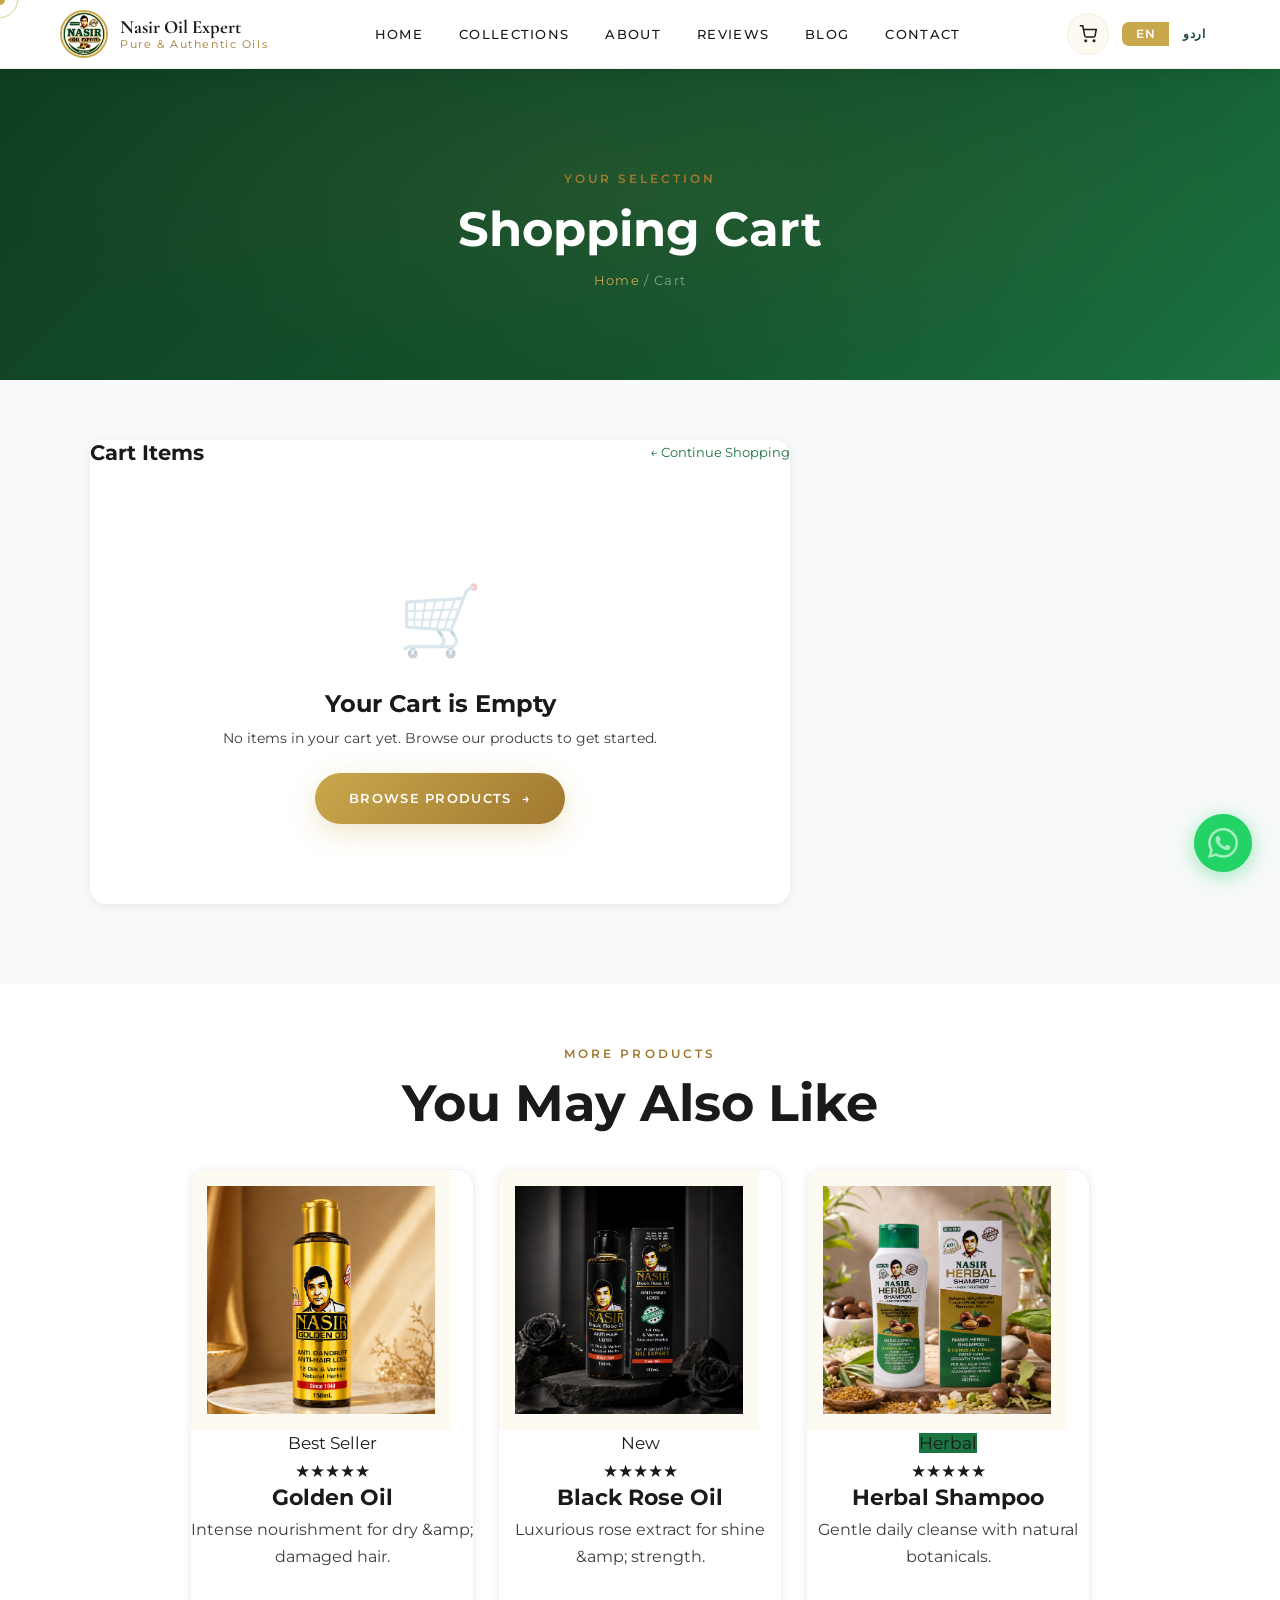
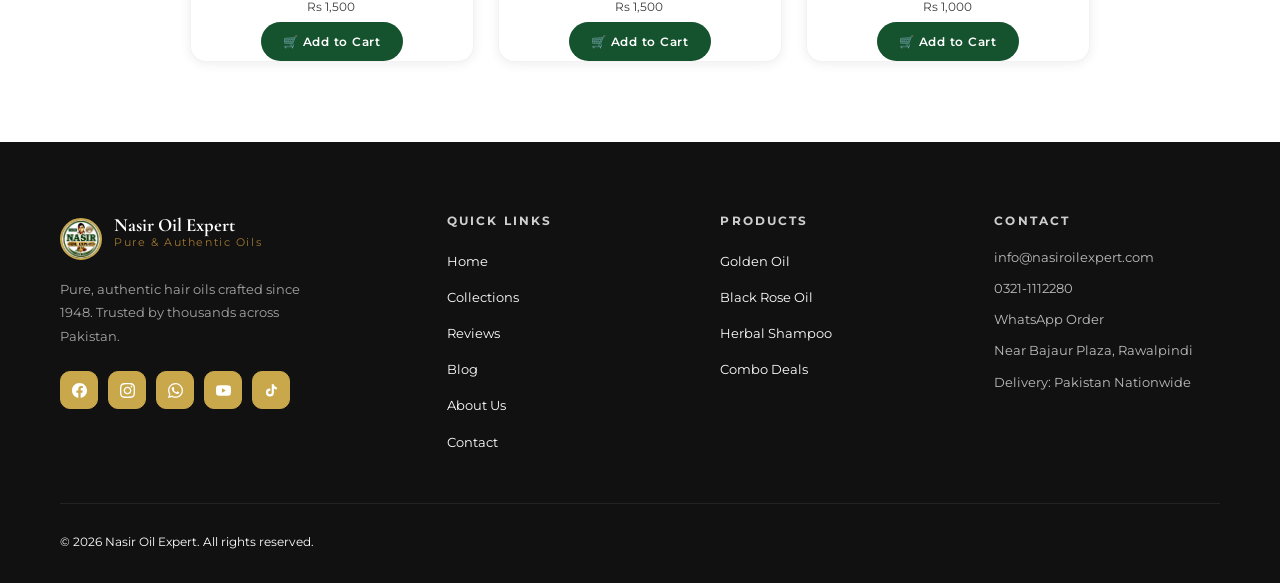
<file: cart.html>
<!DOCTYPE html>
<html lang="en">
<head>
<!-- Google tag (gtag.js) -->
<script async src="https://www.googletagmanager.com/gtag/js?id=G-N2RWM9N4GE"></script>
<script>
  window.dataLayer = window.dataLayer || [];
  function gtag(){dataLayer.push(arguments);}
  gtag('js', new Date());
  gtag('config', 'G-N2RWM9N4GE');
</script>
<!-- Meta Pixel Code -->
<script>
!function(f,b,e,v,n,t,s)
{if(f.fbq)return;n=f.fbq=function(){n.callMethod?
n.callMethod.apply(n,arguments):n.queue.push(arguments)};
if(!f._fbq)f._fbq=n;n.push=n;n.loaded=!0;n.version='2.0';
n.queue=[];t=b.createElement(e);t.async=!0;
t.src=v;s=b.getElementsByTagName(e)[0];
s.parentNode.insertBefore(t,s)}(window, document,'script',
'https://connect.facebook.net/en_US/fbevents.js');
fbq('init', '1622312982781463');
fbq('track', 'PageView');
</script>
<noscript><img height="1" width="1" style="display:none"
src="https://www.facebook.com/tr?id=1622312982781463&ev=PageView&noscript=1"
/></noscript>
<!-- End Meta Pixel Code -->
  <meta charset="UTF-8" />
  <meta name="viewport" content="width=device-width, initial-scale=1.0" />
  <title>Cart |  Nasir Oil Expert</title>
  <meta name="description" content="Shopping cart |  review your Nasir Oil Expert products before checkout." />
  <link rel="preconnect" href="https://fonts.googleapis.com" />
  <link rel="preconnect" href="https://fonts.gstatic.com" crossorigin />
  <link href="https://fonts.googleapis.com/css2?family=Cormorant+Garamond:ital,wght@0,400;0,600;0,700;1,400&family=Montserrat:wght@300;400;500;600;700&family=Noto+Nastaliq+Urdu:wght@400;700&display=swap" rel="stylesheet" />
  <link rel="stylesheet" href="styles3.css?v=4" />
</head>
<body>


<!-- CURSOR -->
<div class="cursor"></div>
<div class="cursor-follower"></div>

<!-- NAVBAR -->
<nav class="navbar scrolled" id="navbar">
  <a href="/" class="nav-logo">
    <img src="images/logo.png" alt="Nasir Oil Expert" class="nav-logo-img">
    <div class="nav-logo-text">Nasir Oil Expert<span data-i18n="ft.tagline">Pure &amp; Authentic Oils</span></div>
  </a>
  <ul class="nav-links">
    <li><a href="/" data-i18n="nav.home">Home</a></li>
    <li class="nav-has-dropdown"><a href="products" data-i18n="nav.collections">Collections &#9660;</a><ul class="nav-dropdown"><li><a href="bundle-kit" data-i18n="nav.bundleKit">Bundle Kit</a></li><li><a href="golden-oil" data-i18n="nav.goldenOil">Golden Oil</a></li><li><a href="black-rose-oil" data-i18n="nav.blackRoseOil">Black Rose Oil</a></li><li><a href="herbal-shampoo" data-i18n="nav.herbalShampoo">Herbal Shampoo</a></li></ul></li>
    <li><a href="about" data-i18n="nav.about">About</a></li>
    <li><a href="reviews" data-i18n="nav.reviews">Reviews</a></li><li><a href="/blog/" data-i18n="nav.blog">Blog</a></li>
    <li><a href="contact" data-i18n="nav.contact">Contact</a></li>
  </ul>
  <div class="nav-right">
    <a href="cart" class="cart-icon-btn active" title="Cart">
      <svg width="18" height="18" fill="none" stroke="currentColor" stroke-width="2" viewBox="0 0 24 24"><circle cx="9" cy="21" r="1"/><circle cx="20" cy="21" r="1"/><path d="M1 1h4l2.68 13.39a2 2 0 0 0 2 1.61h9.72a2 2 0 0 0 2-1.61L23 6H6"/></svg>
      <span class="cart-count">0</span>
    </a>
    <button class="lang-toggle" onclick="noeToggleLang()" data-active="en" title="Switch Language"><span>EN</span><span>&#1575;&#1585;&#1583;&#1608;</span></button>
  </div>
  <div class="nav-hamburger"><span></span><span></span><span></span></div>
</nav>

<!-- MOBILE NAV -->
<div class="mobile-nav">
  <button class="mobile-nav-close">&#10005;</button>
  <a href="/" data-i18n="nav.home">Home</a>
  <a href="products" data-i18n="nav.collections">Collections</a>
  <a href="bundle-kit" class="mn-sub-link" data-i18n="nav.bundleKit">&#9656; Bundle Kit</a>
  <a href="golden-oil" class="mn-sub-link" data-i18n="nav.goldenOil">&#9656; Golden Oil</a>
  <a href="black-rose-oil" class="mn-sub-link" data-i18n="nav.blackRoseOil">&#9656; Black Rose Oil</a>
  <a href="herbal-shampoo" class="mn-sub-link" data-i18n="nav.herbalShampoo">&#9656; Herbal Shampoo</a>
  <a href="about" data-i18n="nav.about">About</a>
  <a href="contact" data-i18n="nav.contact">Contact</a>
  <a href="reviews" data-i18n="nav.reviews">Reviews</a>
  <a href="/blog/" data-i18n="nav.blog">Blog</a>
  <button class="lang-toggle" onclick="noeToggleLang()" data-active="en" style="margin:16px auto 0;display:flex;"><span>EN</span><span>&#1575;&#1585;&#1583;&#1608;</span></button>
</div>

<!-- PAGE HERO -->
<section class="page-hero" style="padding-top:80px;min-height:220px;">
  <div class="page-hero-content">
    <div class="section-label" style="justify-content:center;margin-bottom:12px;" data-i18n="cart.section.label">Your Selection</div>
    <h1 style="font-size:clamp(1.8rem,4vw,2.8rem);" data-i18n="cart.h1">Shopping Cart</h1>
    <div class="breadcrumb"><a href="/" data-i18n="bc.home">Home</a> / <span data-i18n="bc.cart">Cart</span></div>
  </div>
</section>

<!-- CART PAGE -->
<section class="cart-page" style="padding:60px 24px 80px;background:var(--bg-light);">
  <div class="cart-layout">
    <!-- Items -->
    <div class="cart-items-wrap">
      <div style="display:flex;align-items:center;justify-content:space-between;margin-bottom:20px;">
        <h2 style="font-size:1.25rem;color:var(--text-dark);" data-i18n="cart.items">Cart Items</h2>
        <a href="products" style="font-family:'Montserrat',sans-serif;font-size:0.76rem;color:var(--green-mid);text-decoration:none;display:flex;align-items:center;gap:4px;" data-i18n="cart.cont">&#8592; Continue Shopping</a>
      </div>
      <div id="cartItemsContainer"></div>
    </div>

    <!-- Summary -->
    <div id="cartSummaryWrap" class="cart-summary">
      <h3 data-i18n="cart.summary">Order Summary</h3>

      <div class="summary-row"><span data-i18n="cart.subtotal">Subtotal</span><span id="cartSubtotal">Rs 0</span></div>
      <div class="summary-row"><span data-i18n="cart.delivery.label">Delivery</span><span id="cartDelivery">Rs 250</span></div>
      <div class="summary-divider"></div>
      <div class="summary-row total"><span data-i18n="cart.total">Total</span><span id="cartTotal">Rs 0</span></div>

      <div class="free-delivery-note">
        <span>&#9432;</span> <span data-i18n="cart.freedel">Rs 250 delivery charges |  Free on orders over Rs 5,000!</span>
      </div>

      <a href="checkout" class="checkout-btn" data-i18n="cart.checkout">
        Proceed to Checkout &#8594;
      </a>

      <a href="https://wa.me/923211112280" target="_blank" style="display:flex;align-items:center;justify-content:center;gap:8px;margin-top:12px;padding:12px;background:#25D366;color:#fff;text-decoration:none;border-radius:8px;font-family:'Montserrat',sans-serif;font-size:0.8rem;font-weight:600;transition:all 0.3s ease;">
        <svg width="14" height="14" fill="white" viewBox="0 0 24 24"><path d="M17.472 14.382c-.297-.149-1.758-.867-2.03-.967-.273-.099-.471-.148-.67.15-.197.297-.767.966-.94 1.164-.173.199-.347.223-.644.075-.297-.15-1.255-.463-2.39-1.475-.883-.788-1.48-1.761-1.653-2.059-.173-.297-.018-.458.13-.606.134-.133.298-.347.446-.52.149-.174.198-.298.298-.497.099-.198.05-.371-.025-.52-.075-.149-.669-1.612-.916-2.207-.242-.579-.487-.5-.669-.51-.173-.008-.371-.01-.57-.01-.198 0-.52.074-.792.372-.272.297-1.04 1.016-1.04 2.479 0 1.462 1.065 2.875 1.213 3.074.149.198 2.096 3.2 5.077 4.487.709.306 1.262.489 1.694.625.712.227 1.36.195 1.871.118.571-.085 1.758-.719 2.006-1.413.248-.694.248-1.289.173-1.413-.074-.124-.272-.198-.57-.347m-5.421 7.403h-.004a9.87 9.87 0 01-5.031-1.378l-.361-.214-3.741.982.998-3.648-.235-.374a9.86 9.86 0 01-1.51-5.26c.001-5.45 4.436-9.884 9.888-9.884 2.64 0 5.122 1.03 6.988 2.898a9.825 9.825 0 012.893 6.994c-.003 5.45-4.437 9.884-9.885 9.884m8.413-18.297A11.815 11.815 0 0012.05 0C5.495 0 .16 5.335.157 11.892c0 2.096.547 4.142 1.588 5.945L.057 24l6.305-1.654a11.882 11.882 0 005.683 1.448h.005c6.554 0 11.89-5.335 11.893-11.893a11.821 11.821 0 00-3.48-8.413z"/></svg>
        <span data-i18n="cart.wa.btn">WhatsApp Order</span>
      </a>

      <div style="margin-top:20px;padding:14px;background:var(--cream);border-radius:8px;">
        <div style="font-family:'Montserrat',sans-serif;font-size:0.68rem;font-weight:600;color:var(--text-dark);text-transform:uppercase;letter-spacing:0.07em;margin-bottom:8px;" data-i18n="cart.payment">Payment Methods</div>
        <div style="display:flex;gap:10px;flex-wrap:wrap;">
          <span style="font-family:'Montserrat',sans-serif;font-size:0.72rem;color:var(--text-light);padding:4px 10px;background:var(--white);border-radius:4px;border:1px solid #e2e8f0;" data-i18n="cart.cod">Cash on Delivery</span>
        </div>
      </div>
    </div>
  </div>
</section>

<!-- SUGGESTED PRODUCTS -->
<section style="padding:60px 24px 80px;background:var(--white);">
  <div style="max-width:1200px;margin:0 auto;text-align:center;">
    <div class="section-label" style="justify-content:center;margin-bottom:8px;" data-i18n="cart.more.label">More Products</div>
    <h2 class="section-title" style="margin-bottom:36px;" data-i18n="cart.more.title">You May Also Like</h2>
    <div class="products-grid" style="display:grid;grid-template-columns:repeat(3,1fr);gap:24px;max-width:900px;margin:0 auto;">

      <div class="product-card reveal">
        <a href="golden-oil" class="product-card-img-wrap" style="text-decoration:none;display:block;">
          <img src="images/golden/4.png" alt="Golden Hair Oil" class="product-card-img">
          <span class="product-badge" data-i18n="tag.bestSeller">Best Seller</span>
        </a>
        <div class="product-card-body">
          <div class="product-stars">&#9733;&#9733;&#9733;&#9733;&#9733;</div>
          <h3 class="product-name" data-i18n="nav.goldenOil">Golden Hair Oil</h3>
          <p class="product-desc" data-i18n="cart.golden.desc">Intense nourishment for dry &amp; damaged hair.</p>
          <div class="product-price"><span class="price-current">Rs 1,500</span></div>
          <div class="product-actions">
            <button class="btn-cart" data-name="Golden Hair Oil" data-price="1500" data-img="images/golden/4.png" data-i18n="pg.addCart">Add to Cart</button>
          </div>
        </div>
      </div>

      <div class="product-card reveal reveal-delay-1">
        <a href="black-rose-oil" class="product-card-img-wrap" style="text-decoration:none;display:block;">
          <img src="images/black-rose/5.png" alt="Black Rose Oil" class="product-card-img">
          <span class="product-badge new" data-i18n="tag.new">New</span>
        </a>
        <div class="product-card-body">
          <div class="product-stars">&#9733;&#9733;&#9733;&#9733;&#9733;</div>
          <h3 class="product-name" data-i18n="nav.blackRoseOil">Black Rose Oil</h3>
          <p class="product-desc" data-i18n="cart.rose.desc">Luxurious rose extract for shine &amp; strength.</p>
          <div class="product-price"><span class="price-current">Rs 1,500</span></div>
          <div class="product-actions">
            <button class="btn-cart" data-name="Black Rose Oil" data-price="1500" data-img="images/black-rose/5.png" data-i18n="pg.addCart">Add to Cart</button>
          </div>
        </div>
      </div>

      <div class="product-card reveal reveal-delay-2">
        <a href="herbal-shampoo" class="product-card-img-wrap" style="text-decoration:none;display:block;">
          <img src="images/shampoo/5.png" alt="Herbal Shampoo" class="product-card-img">
          <span class="product-badge" style="background:var(--green-mid);" data-i18n="cart.herbal.badge">Herbal</span>
        </a>
        <div class="product-card-body">
          <div class="product-stars">&#9733;&#9733;&#9733;&#9733;&#9733;</div>
          <h3 class="product-name" data-i18n="nav.herbalShampoo">Herbal Shampoo</h3>
          <p class="product-desc" data-i18n="cart.shampoo.desc">Gentle daily cleanse with natural botanicals.</p>
          <div class="product-price"><span class="price-current">Rs 1,000</span></div>
          <div class="product-actions">
            <button class="btn-cart" data-name="Herbal Shampoo" data-price="1000" data-img="images/shampoo/5.png" data-i18n="pg.addCart">Add to Cart</button>
          </div>
        </div>
      </div>

    </div>
  </div>
</section>

<!-- FOOTER -->
<footer>
  <div class="footer-inner">
    <div class="footer-top">
      <div class="footer-brand">
        <div class="nav-logo" style="margin-bottom:14px;">
          <img src="images/logo.png" alt="Nasir Oil Expert" style="border-radius:50%;width:42px;height:42px;object-fit:cover;border:2px solid var(--gold);">
          <span class="nav-logo-text">Nasir Oil Expert<span data-i18n="ft.tagline">Pure &amp; Authentic Oils</span></span>
        </div>
        <p data-i18n="ft.brand.desc">Your destination for natural, effective products that nurture stronger, healthier hair.</p>
        <div class="footer-socials">
          <a href="https://www.facebook.com/share/19QpAj7k6t/" target="_blank" class="social-btn fb" title="Facebook">
            <svg width="15" height="15" fill="currentColor" viewBox="0 0 24 24"><path d="M24 12.073c0-6.627-5.373-12-12-12s-12 5.373-12 12c0 5.99 4.388 10.954 10.125 11.854v-8.385H7.078v-3.47h3.047V9.43c0-3.007 1.792-4.669 4.533-4.669 1.312 0 2.686.235 2.686.235v2.953H15.83c-1.491 0-1.956.925-1.956 1.874v2.25h3.328l-.532 3.47h-2.796v8.385C19.612 23.027 24 18.062 24 12.073z"/></svg>
          </a>
          <a href="https://www.instagram.com/nasiroilexpert" target="_blank" class="social-btn ig" title="Instagram">
            <svg width="15" height="15" fill="currentColor" viewBox="0 0 24 24"><path d="M12 2.163c3.204 0 3.584.012 4.85.07 3.252.148 4.771 1.691 4.919 4.919.058 1.265.069 1.645.069 4.849 0 3.205-.012 3.584-.069 4.849-.149 3.225-1.664 4.771-4.919 4.919-1.266.058-1.644.07-4.85.07-3.204 0-3.584-.012-4.849-.07-3.26-.149-4.771-1.699-4.919-4.92-.058-1.265-.07-1.644-.07-4.849 0-3.204.013-3.583.07-4.849.149-3.227 1.664-4.771 4.919-4.919 1.266-.057 1.645-.069 4.849-.069zm0-2.163c-3.259 0-3.667.014-4.947.072-4.358.2-6.78 2.618-6.98 6.98-.059 1.281-.073 1.689-.073 4.948 0 3.259.014 3.668.072 4.948.2 4.358 2.618 6.78 6.98 6.98 1.281.058 1.689.072 4.948.072 3.259 0 3.668-.014 4.948-.072 4.354-.2 6.782-2.618 6.979-6.98.059-1.28.073-1.689.073-4.948 0-3.259-.014-3.667-.072-4.947-.196-4.354-2.617-6.78-6.979-6.98-1.281-.059-1.69-.073-4.949-.073zm0 5.838c-3.403 0-6.162 2.759-6.162 6.162s2.759 6.163 6.162 6.163 6.162-2.759 6.162-6.163c0-3.403-2.759-6.162-6.162-6.162zm0 10.162c-2.209 0-4-1.79-4-4 0-2.209 1.791-4 4-4s4 1.791 4 4c0 2.21-1.791 4-4 4zm6.406-11.845c-.796 0-1.441.645-1.441 1.44s.645 1.44 1.441 1.44c.795 0 1.439-.645 1.439-1.44s-.644-1.44-1.439-1.44z"/></svg>
          </a>
          <a href="https://wa.me/923211112280" target="_blank" class="social-btn wa" title="WhatsApp">
            <svg width="15" height="15" fill="currentColor" viewBox="0 0 24 24"><path d="M17.472 14.382c-.297-.149-1.758-.867-2.03-.967-.273-.099-.471-.148-.67.15-.197.297-.767.966-.94 1.164-.173.199-.347.223-.644.075-.297-.15-1.255-.463-2.39-1.475-.883-.788-1.48-1.761-1.653-2.059-.173-.297-.018-.458.13-.606.134-.133.298-.347.446-.52.149-.174.198-.298.298-.497.099-.198.05-.371-.025-.52-.075-.149-.669-1.612-.916-2.207-.242-.579-.487-.5-.669-.51-.173-.008-.371-.01-.57-.01-.198 0-.52.074-.792.372-.272.297-1.04 1.016-1.04 2.479 0 1.462 1.065 2.875 1.213 3.074.149.198 2.096 3.2 5.077 4.487.709.306 1.262.489 1.694.625.712.227 1.36.195 1.871.118.571-.085 1.758-.719 2.006-1.413.248-.694.248-1.289.173-1.413-.074-.124-.272-.198-.57-.347m-5.421 7.403h-.004a9.87 9.87 0 01-5.031-1.378l-.361-.214-3.741.982.998-3.648-.235-.374a9.86 9.86 0 01-1.51-5.26c.001-5.45 4.436-9.884 9.888-9.884 2.64 0 5.122 1.03 6.988 2.898a9.825 9.825 0 012.893 6.994c-.003 5.45-4.437 9.884-9.885 9.884m8.413-18.297A11.815 11.815 0 0012.05 0C5.495 0 .16 5.335.157 11.892c0 2.096.547 4.142 1.588 5.945L.057 24l6.305-1.654a11.882 11.882 0 005.683 1.448h.005c6.554 0 11.89-5.335 11.893-11.893a11.821 11.821 0 00-3.48-8.413z"/></svg>
          </a>
          <a href="https://www.youtube.com/@nasiroilexpert" target="_blank" class="social-btn yt" title="YouTube">
            <svg width="15" height="15" fill="currentColor" viewBox="0 0 24 24"><path d="M23.498 6.186a3.016 3.016 0 00-2.122-2.136C19.505 3.545 12 3.545 12 3.545s-7.505 0-9.377.505A3.017 3.017 0 00.502 6.186C0 8.07 0 12 0 12s0 3.93.502 5.814a3.016 3.016 0 002.122 2.136c1.871.505 9.376.505 9.376.505s7.505 0 9.377-.505a3.015 3.015 0 002.122-2.136C24 15.93 24 12 24 12s0-3.93-.502-5.814zM9.545 15.568V8.432L15.818 12l-6.273 3.568z"/></svg>
          </a>
          <a href="https://www.tiktok.com/@nasiroilexpert" target="_blank" class="social-btn tt" title="TikTok">
            <svg width="15" height="15" fill="currentColor" viewBox="0 0 24 24"><path d="M19.59 6.69a4.83 4.83 0 01-3.77-4.25V2h-3.45v13.67a2.89 2.89 0 01-2.88 2.5 2.89 2.89 0 01-2.89-2.89 2.89 2.89 0 012.89-2.89c.28 0 .54.04.79.1V9.01a6.33 6.33 0 00-.79-.05 6.34 6.34 0 00-6.34 6.34 6.34 6.34 0 006.34 6.34 6.34 6.34 0 006.33-6.34V8.69a8.18 8.18 0 004.78 1.52V6.77a4.85 4.85 0 01-1.02-.08z"/></svg>
          </a>
        </div>      </div>
      <div class="footer-col"><h4 data-i18n="ft.quickLinks">Quick Links</h4><ul>
          <li><a href="/" data-i18n="ft.home">Home</a></li>
          <li><a href="products" data-i18n="ft.collections">Collections</a></li>
          <li><a href="reviews" data-i18n="ft.reviews">Reviews</a></li>
          <li><a href="/blog/" data-i18n="ft.blog">Blog</a></li>
          <li><a href="about" data-i18n="ft.about">About Us</a></li>
          <li><a href="contact" data-i18n="ft.contactLink">Contact</a></li>
        </ul></div>
      <div class="footer-col"><h4 data-i18n="ft.products">Products</h4><ul><li><a href="golden-oil" data-i18n="ft.prod.golden">Golden Oil</a></li><li><a href="black-rose-oil" data-i18n="ft.prod.rose">Black Rose Oil</a></li><li><a href="herbal-shampoo" data-i18n="ft.prod.shampoo">Herbal Shampoo</a></li><li><a href="products" data-i18n="ft.prod.combos">Combo Deals</a></li></ul></div>
      <div class="footer-col">
        <h4 data-i18n="ft.contact">Contact</h4>
        <a href="mailto:info@nasiroilexpert.com" class="contact-item">info@nasiroilexpert.com</a>
        <a href="tel:+923211112280" class="contact-item">0321-1112280</a>
        <a href="https://wa.me/923211112280" class="contact-item" target="_blank"><span data-i18n="ft.waOrder">WhatsApp Order</span></a>
        <a href="https://maps.google.com/?q=Nasir+Oil+Mills,+Near+Bajaur+Plaza,+Opp+Ajwa+Hotel,+Rawalpindi" class="contact-item" target="_blank" rel="noopener">Near Bajaur Plaza, Rawalpindi</a>
        <div class="contact-item">Delivery: Pakistan Nationwide</div>
      </div>
    </div>
    <div class="footer-bottom">
      <p data-i18n="ft.rights">&copy; 2026 Nasir Oil Expert. All rights reserved.</p>
    </div>
  </div>
</footer>

<a href="https://wa.me/923211112280" class="wa-float" target="_blank" title="Order on WhatsApp">
  <span class="wa-float-pulse"></span>
  <svg viewBox="0 0 24 24" xmlns="http://www.w3.org/2000/svg"><path d="M17.472 14.382c-.297-.149-1.758-.867-2.03-.967-.273-.099-.471-.148-.67.15-.197.297-.767.966-.94 1.164-.173.199-.347.223-.644.075-.297-.15-1.255-.463-2.39-1.475-.883-.788-1.48-1.761-1.653-2.059-.173-.297-.018-.458.13-.606.134-.133.298-.347.446-.52.149-.174.198-.298.298-.497.099-.198.05-.371-.025-.52-.075-.149-.669-1.612-.916-2.207-.242-.579-.487-.5-.669-.51-.173-.008-.371-.01-.57-.01-.198 0-.52.074-.792.372-.272.297-1.04 1.016-1.04 2.479 0 1.462 1.065 2.875 1.213 3.074.149.198 2.096 3.2 5.077 4.487.709.306 1.262.489 1.694.625.712.227 1.36.195 1.871.118.571-.085 1.758-.719 2.006-1.413.248-.694.248-1.289.173-1.413-.074-.124-.272-.198-.57-.347m-5.421 7.403h-.004a9.87 9.87 0 01-5.031-1.378l-.361-.214-3.741.982.998-3.648-.235-.374a9.86 9.86 0 01-1.51-5.26c.001-5.45 4.436-9.884 9.888-9.884 2.64 0 5.122 1.03 6.988 2.898a9.825 9.825 0 012.893 6.994c-.003 5.45-4.437 9.884-9.885 9.884m8.413-18.297A11.815 11.815 0 0012.05 0C5.495 0 .16 5.335.157 11.892c0 2.096.547 4.142 1.588 5.945L.057 24l6.305-1.654a11.882 11.882 0 005.683 1.448h.005c6.554 0 11.89-5.335 11.893-11.893a11.821 11.821 0 00-3.48-8.413z"/></svg>
</a>
<script src="script.js?v=3"></script>
<script src="lang.js?v=20260922"></script>
</body>
</html>
</file>
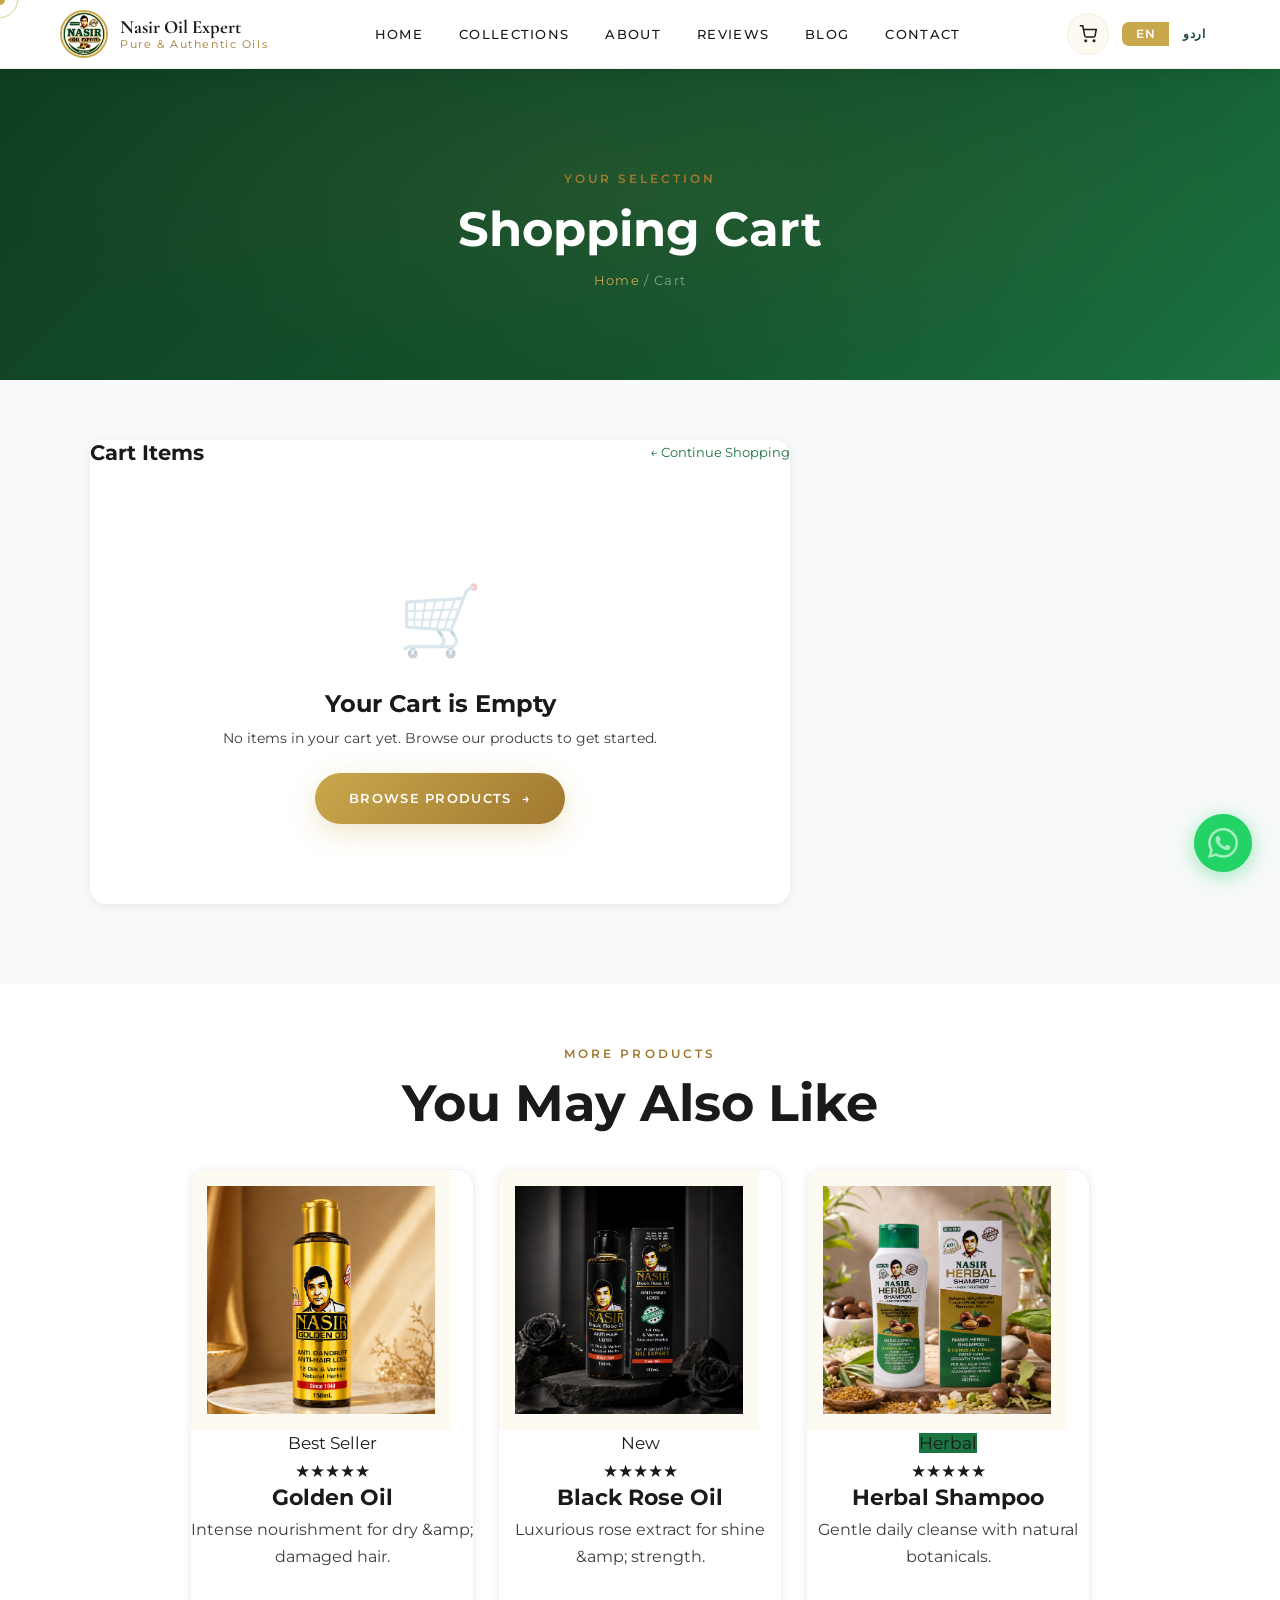
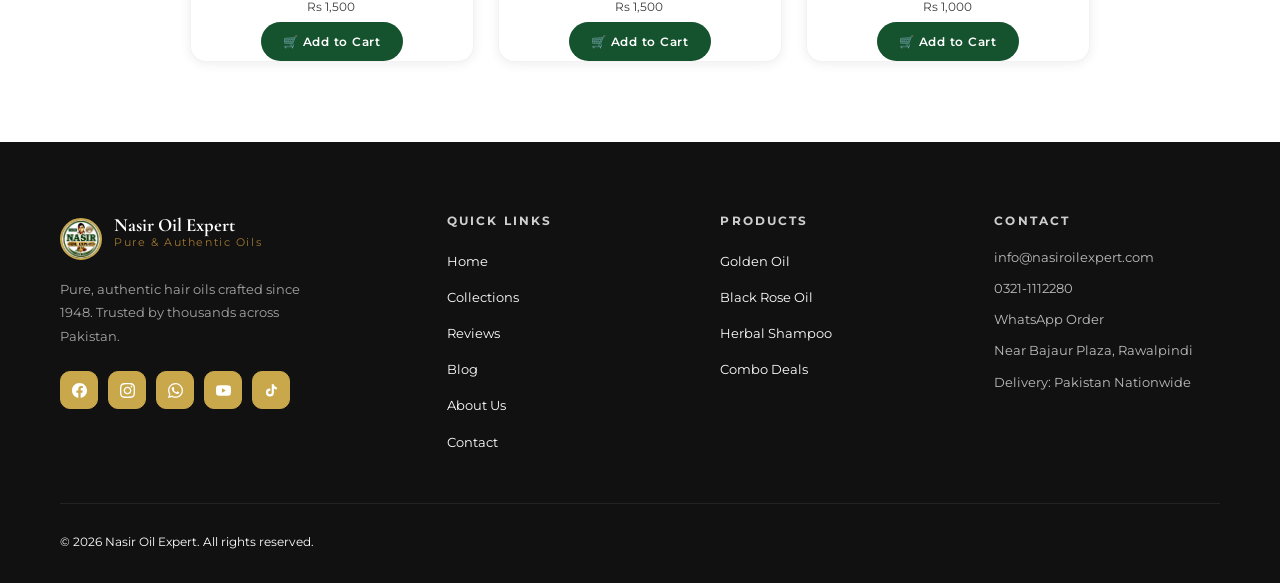
<file: checkout.html>
<!DOCTYPE html>
<html lang="en">
<head>
<!-- Google tag (gtag.js) -->
<script async src="https://www.googletagmanager.com/gtag/js?id=G-N2RWM9N4GE"></script>
<script>
  window.dataLayer = window.dataLayer || [];
  function gtag(){dataLayer.push(arguments);}
  gtag('js', new Date());
  gtag('config', 'G-N2RWM9N4GE');
</script>
<!-- Meta Pixel Code -->
<script>
!function(f,b,e,v,n,t,s)
{if(f.fbq)return;n=f.fbq=function(){n.callMethod?
n.callMethod.apply(n,arguments):n.queue.push(arguments)};
if(!f._fbq)f._fbq=n;n.push=n;n.loaded=!0;n.version='2.0';
n.queue=[];t=b.createElement(e);t.async=!0;
t.src=v;s=b.getElementsByTagName(e)[0];
s.parentNode.insertBefore(t,s)}(window, document,'script',
'https://connect.facebook.net/en_US/fbevents.js');
fbq('init', '1622312982781463');
fbq('track', 'PageView');
</script>
<noscript><img height="1" width="1" style="display:none"
src="https://www.facebook.com/tr?id=1622312982781463&ev=PageView&noscript=1"
/></noscript>
<!-- End Meta Pixel Code -->
  <meta charset="UTF-8" />
  <meta name="viewport" content="width=device-width, initial-scale=1.0" />
  <title>Checkout |  Nasir Oil Expert</title>
  <meta name="description" content="Secure checkout |  place your Nasir Oil Expert order with Cash on Delivery." />
  <link rel="preconnect" href="https://fonts.googleapis.com" />
  <link rel="preconnect" href="https://fonts.gstatic.com" crossorigin />
  <link href="https://fonts.googleapis.com/css2?family=Cormorant+Garamond:ital,wght@0,400;0,600;0,700;1,400&family=Montserrat:wght@300;400;500;600;700&family=Noto+Nastaliq+Urdu:wght@400;700&display=swap" rel="stylesheet" />
  <link rel="stylesheet" href="styles3.css?v=4" />
</head>
<body>


<!-- CURSOR -->
<div class="cursor"></div>
<div class="cursor-follower"></div>

<!-- NAVBAR -->
<nav class="navbar scrolled" id="navbar">
  <a href="/" class="nav-logo">
    <img src="images/logo.png" alt="Nasir Oil Expert" class="nav-logo-img">
    <div class="nav-logo-text">Nasir Oil Expert<span data-i18n="ft.tagline">Pure &amp; Authentic Oils</span></div>
  </a>
  <ul class="nav-links">
    <li><a href="/" data-i18n="nav.home">Home</a></li>
    <li class="nav-has-dropdown"><a href="products" data-i18n="nav.collections">Collections &#9660;</a><ul class="nav-dropdown"><li><a href="bundle-kit" data-i18n="nav.bundleKit">Bundle Kit</a></li><li><a href="golden-oil" data-i18n="nav.goldenOil">Golden Oil</a></li><li><a href="black-rose-oil" data-i18n="nav.blackRoseOil">Black Rose Oil</a></li><li><a href="herbal-shampoo" data-i18n="nav.herbalShampoo">Herbal Shampoo</a></li></ul></li>
    <li><a href="about" data-i18n="nav.about">About</a></li>
    <li><a href="reviews" data-i18n="nav.reviews">Reviews</a></li><li><a href="/blog/" data-i18n="nav.blog">Blog</a></li>
    <li><a href="contact" data-i18n="nav.contact">Contact</a></li>
  </ul>
  <div class="nav-right">
    <a href="cart" class="cart-icon-btn" title="Cart">
      <svg width="18" height="18" fill="none" stroke="currentColor" stroke-width="2" viewBox="0 0 24 24"><circle cx="9" cy="21" r="1"/><circle cx="20" cy="21" r="1"/><path d="M1 1h4l2.68 13.39a2 2 0 0 0 2 1.61h9.72a2 2 0 0 0 2-1.61L23 6H6"/></svg>
      <span class="cart-count">0</span>
    </a>
    <button class="lang-toggle" onclick="noeToggleLang()" data-active="en" title="Switch Language"><span>EN</span><span>&#1575;&#1585;&#1583;&#1608;</span></button>
  </div>
  <div class="nav-hamburger"><span></span><span></span><span></span></div>
</nav>

<!-- MOBILE NAV -->
<div class="mobile-nav">
  <button class="mobile-nav-close">&#10005;</button>
  <a href="/" data-i18n="nav.home">Home</a>
  <a href="products" data-i18n="nav.collections">Collections</a>
  <a href="bundle-kit" class="mn-sub-link" data-i18n="nav.bundleKit">&#9656; Bundle Kit</a>
  <a href="golden-oil" class="mn-sub-link" data-i18n="nav.goldenOil">&#9656; Golden Oil</a>
  <a href="black-rose-oil" class="mn-sub-link" data-i18n="nav.blackRoseOil">&#9656; Black Rose Oil</a>
  <a href="herbal-shampoo" class="mn-sub-link" data-i18n="nav.herbalShampoo">&#9656; Herbal Shampoo</a>
  <a href="about" data-i18n="nav.about">About</a>
  <a href="contact" data-i18n="nav.contact">Contact</a>
  <a href="reviews" data-i18n="nav.reviews">Reviews</a>
  <a href="/blog/" data-i18n="nav.blog">Blog</a>
  <button class="lang-toggle" onclick="noeToggleLang()" data-active="en" style="margin:16px auto 0;display:flex;"><span>EN</span><span>&#1575;&#1585;&#1583;&#1608;</span></button>
</div>

<!-- PAGE HERO -->
<section class="page-hero" style="padding-top:80px;min-height:200px;">
  <div class="page-hero-content">
    <div class="section-label" style="justify-content:center;margin-bottom:12px;" data-i18n="co.hero.label">Secure Checkout</div>
    <h1 style="font-size:clamp(1.8rem,4vw,2.8rem);" data-i18n="co.h1">Place Your Order</h1>
    <div class="breadcrumb"><a href="/" data-i18n="bc.home">Home</a> / <a href="cart" data-i18n="bc.cart">Cart</a> / <span data-i18n="bc.checkout">Checkout</span></div>
  </div>
</section>

<!-- STEPS -->
<div style="background:var(--white);padding:18px 24px;border-bottom:1px solid #e2e8f0;">
  <div style="max-width:700px;margin:0 auto;display:flex;align-items:center;justify-content:center;gap:0;font-family:'Montserrat',sans-serif;font-size:0.72rem;">
    <div style="display:flex;align-items:center;gap:6px;color:var(--text-light);">
      <div style="width:24px;height:24px;border-radius:50%;background:#e2e8f0;display:flex;align-items:center;justify-content:center;font-size:0.65rem;font-weight:700;">1</div>
      <span data-i18n="bc.cart">Cart</span>
    </div>
    <div style="width:48px;height:1px;background:#e2e8f0;margin:0 8px;"></div>
    <div style="display:flex;align-items:center;gap:6px;color:var(--green-mid);font-weight:600;">
      <div style="width:24px;height:24px;border-radius:50%;background:var(--green-mid);color:#fff;display:flex;align-items:center;justify-content:center;font-size:0.65rem;font-weight:700;">2</div>
      <span data-i18n="bc.checkout">Checkout</span>
    </div>
    <div style="width:48px;height:1px;background:#e2e8f0;margin:0 8px;"></div>
    <div style="display:flex;align-items:center;gap:6px;color:var(--text-light);">
      <div style="width:24px;height:24px;border-radius:50%;background:#e2e8f0;display:flex;align-items:center;justify-content:center;font-size:0.65rem;font-weight:700;">3</div>
      <span data-i18n="co.step.confirm">Confirm</span>
    </div>
  </div>
</div>

<!-- CHECKOUT LAYOUT -->
<section class="checkout-page" style="padding:52px 24px 80px;background:var(--bg-light);">
  <div class="checkout-layout">

    <!-- LEFT: Form + Success (same column) -->
    <div class="checkout-left-col">
    <div id="checkoutFormWrap">
      <!-- SHIPPING -->
      <div class="checkout-section-card">
        <h3><span class="step-num">1</span> <span data-i18n="co.delivery.title">Delivery Information</span></h3>
        <form id="checkoutForm">
          <div style="display:grid;grid-template-columns:1fr 1fr;gap:14px;margin-bottom:0;" class="form-2col">
            <div class="co-field">
              <label data-i18n="co.name.label">Full Name *</label>
              <input type="text" name="fullName" placeholder="Your full name" required>
            </div>
            <div class="co-field">
              <label data-i18n="co.phone.label">Phone Number *</label>
              <input type="tel" name="phone" placeholder="03XX-XXXXXXX" required>
            </div>
          </div>
          <div class="co-field">
            <label data-i18n="co.city.label">City *</label>
            <select name="city" required>
              <option value="" data-i18n="co.city.select">Select your city</option>
              <option>Karachi</option>
              <option>Lahore</option>
              <option>Islamabad</option>
              <option>Rawalpindi</option>
              <option>Faisalabad</option>
              <option>Multan</option>
              <option>Peshawar</option>
              <option>Quetta</option>
              <option>Sialkot</option>
              <option>Gujranwala</option>
              <option>Hyderabad</option>
              <option>Bahawalpur</option>
              <option>Sargodha</option>
              <option value="other">Other city</option>
            </select>
          </div>
          <div class="co-field">
            <label data-i18n="co.address.label">Full Address *</label>
            <textarea name="address" rows="3" placeholder="House no., street, area, city..." required></textarea>
          </div>

          <!-- PAYMENT -->
          <div class="checkout-section-card" style="margin-top:22px;padding:22px;">
            <h3 style="margin-bottom:18px;"><span class="step-num">2</span> <span data-i18n="co.payment.title">Payment Method</span></h3>

            <div class="payment-methods">

              <label class="payment-label">
                <input type="radio" name="payment" value="cod" class="payment-option" checked>
                <div class="payment-card">
                  <div class="payment-icon-wrap"><svg width="18" height="18" viewBox="0 0 24 24" fill="none" stroke="currentColor" stroke-width="2" stroke-linecap="round" stroke-linejoin="round"><rect x="1" y="4" width="22" height="16" rx="2" ry="2"/><line x1="1" y1="10" x2="23" y2="10"/></svg></div>
                  <div class="payment-info">
                    <div class="payment-name" data-i18n="co.cod.name">Cash on Delivery (COD)</div>
                    <div class="payment-sub" data-i18n="co.cod.sub">Pay cash when your order is delivered</div>
                  </div>
                  <div class="payment-check"><svg width="16" height="16" viewBox="0 0 24 24" fill="none" stroke="currentColor" stroke-width="3" stroke-linecap="round" stroke-linejoin="round"><polyline points="20 6 9 17 4 12"/></svg></div>
                </div>
              </label>


            </div>

            <!-- COD info -->
            <div class="payment-detail-box show" id="detail-cod">
              <div class="detail-box-icon"><svg width="18" height="18" viewBox="0 0 24 24" fill="none" stroke="currentColor" stroke-width="2" stroke-linecap="round" stroke-linejoin="round"><circle cx="12" cy="12" r="10"/><line x1="12" y1="16" x2="12" y2="12"/><line x1="12" y1="8" x2="12.01" y2="8"/></svg></div>
              <p data-i18n="co.cod.info">Cash on Delivery |  Pay at home when your order arrives. No advance payment needed.</p>
              <p style="margin-top:6px;font-weight:600;" data-i18n="co.freedel.p">Rs 250 delivery charges |  Free on orders over Rs 5,000!</p>
            </div>


          </div>

          <button type="submit" class="place-order-btn" data-i18n="co.place.order">
            Place Order
          </button>

          <p style="font-family:'Montserrat',sans-serif;font-size:0.7rem;color:var(--text-light);text-align:center;margin-top:12px;" data-i18n="co.wa.confirm">You will receive a WhatsApp confirmation after placing your order</p>
        </form>
      </div>
    </div>

    <!-- ORDER SUCCESS -->
    <div id="orderSuccess" class="order-success">
      <div class="success-icon">&#10003;</div>
      <h2 data-i18n="co.success.title">Order Placed!</h2>
      <p data-i18n="co.success.p1">Thank you! Your order has been received. You will get a WhatsApp confirmation shortly.</p>
      <p id="successPhone" style="font-weight:600;font-size:1rem;margin:12px 0;color:var(--green-mid);"></p>
      <p style="font-size:0.8rem;color:var(--text-light);" data-i18n="co.success.p2">WhatsApp is opening |  your order details will be sent automatically.</p>
      <div style="display:flex;gap:12px;justify-content:center;flex-wrap:wrap;margin-top:24px;">
        <a href="/" class="btn-primary" style="display:inline-flex;" data-i18n="co.success.home">Go to Home <span class="arrow">?</span></a>
        <a href="products" class="btn-secondary" data-i18n="co.success.browse">Browse More Products</a>
      </div>
    </div>
    </div><!-- /checkout-left-col -->

    <!-- RIGHT: Order Summary -->
    <div class="co-summary-wrap">
      <h3 data-i18n="cart.summary">Order Summary</h3>
      <div id="checkoutItemsList" class="co-items-list"></div>
      <div class="summary-divider" style="margin:14px 0;"></div>
      <div class="summary-row"><span data-i18n="cart.subtotal">Subtotal</span><span id="coSubtotal">Rs 0</span></div>
      <div class="summary-row"><span data-i18n="cart.delivery.label">Delivery</span><span id="coDelivery">Rs 250</span></div>
      <div class="summary-divider" style="margin:10px 0;"></div>
      <div class="summary-row total"><span data-i18n="cart.total">Total</span><span id="coTotal">Rs 0</span></div>
      <div class="free-delivery-note" style="margin-top:14px;"><span>??</span> <span data-i18n="cart.freedel">Rs 250 delivery charges |  Free on orders over Rs 5,000!</span></div>
      <a href="cart" style="display:flex;align-items:center;justify-content:center;gap:6px;margin-top:18px;font-family:'Montserrat',sans-serif;font-size:0.74rem;color:var(--text-light);text-decoration:none;" data-i18n="co.back.cart">? Back to Cart</a>

      <div style="margin-top:22px;padding:14px;background:var(--cream);border-radius:8px;border:1px solid rgba(0,0,0,0.05);">
        <div style="font-family:'Montserrat',sans-serif;font-size:0.66rem;text-transform:uppercase;letter-spacing:0.08em;font-weight:700;color:var(--text-dark);margin-bottom:10px;" data-i18n="co.secure.title">Safe &amp; Secure</div>
        <div style="font-family:'Montserrat',sans-serif;font-size:0.74rem;color:var(--text-light);line-height:1.7;" data-i18n-html="co.secure.list">
          ?? Your information is secure<br>
          ?? Fast nationwide delivery<br>
          ?? COD available<br>
          &#10003; Easy returns
        </div>
      </div>
    </div>

  </div>
</section>

<!-- FOOTER -->
<footer>
  <div class="footer-inner">
    <div class="footer-top">
      <div class="footer-brand">
        <div class="nav-logo" style="margin-bottom:14px;">
          <img src="images/logo.png" alt="Nasir Oil Expert" style="border-radius:50%;width:42px;height:42px;object-fit:cover;border:2px solid var(--gold);">
          <span class="nav-logo-text">Nasir Oil Expert<span data-i18n="ft.tagline">Pure &amp; Authentic Oils</span></span>
        </div>
        <p data-i18n="ft.brand.desc">Your destination for natural, effective products that nurture stronger, healthier hair.</p>
        <div class="footer-socials">
          <a href="https://www.facebook.com/share/19QpAj7k6t/" target="_blank" class="social-btn fb" title="Facebook">
            <svg width="15" height="15" fill="currentColor" viewBox="0 0 24 24"><path d="M24 12.073c0-6.627-5.373-12-12-12s-12 5.373-12 12c0 5.99 4.388 10.954 10.125 11.854v-8.385H7.078v-3.47h3.047V9.43c0-3.007 1.792-4.669 4.533-4.669 1.312 0 2.686.235 2.686.235v2.953H15.83c-1.491 0-1.956.925-1.956 1.874v2.25h3.328l-.532 3.47h-2.796v8.385C19.612 23.027 24 18.062 24 12.073z"/></svg>
          </a>
          <a href="https://www.instagram.com/nasiroilexpert" target="_blank" class="social-btn ig" title="Instagram">
            <svg width="15" height="15" fill="currentColor" viewBox="0 0 24 24"><path d="M12 2.163c3.204 0 3.584.012 4.85.07 3.252.148 4.771 1.691 4.919 4.919.058 1.265.069 1.645.069 4.849 0 3.205-.012 3.584-.069 4.849-.149 3.225-1.664 4.771-4.919 4.919-1.266.058-1.644.07-4.85.07-3.204 0-3.584-.012-4.849-.07-3.26-.149-4.771-1.699-4.919-4.92-.058-1.265-.07-1.644-.07-4.849 0-3.204.013-3.583.07-4.849.149-3.227 1.664-4.771 4.919-4.919 1.266-.057 1.645-.069 4.849-.069zm0-2.163c-3.259 0-3.667.014-4.947.072-4.358.2-6.78 2.618-6.98 6.98-.059 1.281-.073 1.689-.073 4.948 0 3.259.014 3.668.072 4.948.2 4.358 2.618 6.78 6.98 6.98 1.281.058 1.689.072 4.948.072 3.259 0 3.668-.014 4.948-.072 4.354-.2 6.782-2.618 6.979-6.98.059-1.28.073-1.689.073-4.948 0-3.259-.014-3.667-.072-4.947-.196-4.354-2.617-6.78-6.979-6.98-1.281-.059-1.69-.073-4.949-.073zm0 5.838c-3.403 0-6.162 2.759-6.162 6.162s2.759 6.163 6.162 6.163 6.162-2.759 6.162-6.163c0-3.403-2.759-6.162-6.162-6.162zm0 10.162c-2.209 0-4-1.79-4-4 0-2.209 1.791-4 4-4s4 1.791 4 4c0 2.21-1.791 4-4 4zm6.406-11.845c-.796 0-1.441.645-1.441 1.44s.645 1.44 1.441 1.44c.795 0 1.439-.645 1.439-1.44s-.644-1.44-1.439-1.44z"/></svg>
          </a>
          <a href="https://wa.me/923211112280" target="_blank" class="social-btn wa" title="WhatsApp">
            <svg width="15" height="15" fill="currentColor" viewBox="0 0 24 24"><path d="M17.472 14.382c-.297-.149-1.758-.867-2.03-.967-.273-.099-.471-.148-.67.15-.197.297-.767.966-.94 1.164-.173.199-.347.223-.644.075-.297-.15-1.255-.463-2.39-1.475-.883-.788-1.48-1.761-1.653-2.059-.173-.297-.018-.458.13-.606.134-.133.298-.347.446-.52.149-.174.198-.298.298-.497.099-.198.05-.371-.025-.52-.075-.149-.669-1.612-.916-2.207-.242-.579-.487-.5-.669-.51-.173-.008-.371-.01-.57-.01-.198 0-.52.074-.792.372-.272.297-1.04 1.016-1.04 2.479 0 1.462 1.065 2.875 1.213 3.074.149.198 2.096 3.2 5.077 4.487.709.306 1.262.489 1.694.625.712.227 1.36.195 1.871.118.571-.085 1.758-.719 2.006-1.413.248-.694.248-1.289.173-1.413-.074-.124-.272-.198-.57-.347m-5.421 7.403h-.004a9.87 9.87 0 01-5.031-1.378l-.361-.214-3.741.982.998-3.648-.235-.374a9.86 9.86 0 01-1.51-5.26c.001-5.45 4.436-9.884 9.888-9.884 2.64 0 5.122 1.03 6.988 2.898a9.825 9.825 0 012.893 6.994c-.003 5.45-4.437 9.884-9.885 9.884m8.413-18.297A11.815 11.815 0 0012.05 0C5.495 0 .16 5.335.157 11.892c0 2.096.547 4.142 1.588 5.945L.057 24l6.305-1.654a11.882 11.882 0 005.683 1.448h.005c6.554 0 11.89-5.335 11.893-11.893a11.821 11.821 0 00-3.48-8.413z"/></svg>
          </a>
          <a href="https://www.youtube.com/@nasiroilexpert" target="_blank" class="social-btn yt" title="YouTube">
            <svg width="15" height="15" fill="currentColor" viewBox="0 0 24 24"><path d="M23.498 6.186a3.016 3.016 0 00-2.122-2.136C19.505 3.545 12 3.545 12 3.545s-7.505 0-9.377.505A3.017 3.017 0 00.502 6.186C0 8.07 0 12 0 12s0 3.93.502 5.814a3.016 3.016 0 002.122 2.136c1.871.505 9.376.505 9.376.505s7.505 0 9.377-.505a3.015 3.015 0 002.122-2.136C24 15.93 24 12 24 12s0-3.93-.502-5.814zM9.545 15.568V8.432L15.818 12l-6.273 3.568z"/></svg>
          </a>
          <a href="https://www.tiktok.com/@nasiroilexpert" target="_blank" class="social-btn tt" title="TikTok">
            <svg width="15" height="15" fill="currentColor" viewBox="0 0 24 24"><path d="M19.59 6.69a4.83 4.83 0 01-3.77-4.25V2h-3.45v13.67a2.89 2.89 0 01-2.88 2.5 2.89 2.89 0 01-2.89-2.89 2.89 2.89 0 012.89-2.89c.28 0 .54.04.79.1V9.01a6.33 6.33 0 00-.79-.05 6.34 6.34 0 00-6.34 6.34 6.34 6.34 0 006.34 6.34 6.34 6.34 0 006.33-6.34V8.69a8.18 8.18 0 004.78 1.52V6.77a4.85 4.85 0 01-1.02-.08z"/></svg>
          </a>
        </div>      </div>
      <div class="footer-col"><h4 data-i18n="ft.quickLinks">Quick Links</h4><ul>
          <li><a href="/" data-i18n="ft.home">Home</a></li>
          <li><a href="products" data-i18n="ft.collections">Collections</a></li>
          <li><a href="reviews" data-i18n="ft.reviews">Reviews</a></li>
          <li><a href="/blog/" data-i18n="ft.blog">Blog</a></li>
          <li><a href="about" data-i18n="ft.about">About Us</a></li>
          <li><a href="contact" data-i18n="ft.contactLink">Contact</a></li>
        </ul></div>
      <div class="footer-col"><h4 data-i18n="ft.products">Products</h4><ul><li><a href="golden-oil" data-i18n="ft.prod.golden">Golden Oil</a></li><li><a href="black-rose-oil" data-i18n="ft.prod.rose">Black Rose Oil</a></li><li><a href="herbal-shampoo" data-i18n="ft.prod.shampoo">Herbal Shampoo</a></li><li><a href="products" data-i18n="ft.prod.combos">Combo Deals</a></li></ul></div>
      <div class="footer-col">
        <h4 data-i18n="ft.contact">Contact</h4>
        <a href="mailto:info@nasiroilexpert.com" class="contact-item">info@nasiroilexpert.com</a>
        <a href="tel:+923211112280" class="contact-item">0321-1112280</a>
        <a href="https://wa.me/923211112280" class="contact-item" target="_blank"><span data-i18n="ft.waOrder">WhatsApp Order</span></a>
        <a href="https://maps.google.com/?q=Nasir+Oil+Mills,+Near+Bajaur+Plaza,+Opp+Ajwa+Hotel,+Rawalpindi" class="contact-item" target="_blank" rel="noopener">Near Bajaur Plaza, Rawalpindi</a>
        <div class="contact-item">Delivery: Pakistan Nationwide</div>
      </div>
    </div>
    <div class="footer-bottom">
      <p data-i18n="ft.rights">&copy; 2026 Nasir Oil Expert. All rights reserved.</p>
    </div>
  </div>
</footer>

<a href="https://wa.me/923211112280" class="wa-float" target="_blank" title="Order on WhatsApp">
  <span class="wa-float-pulse"></span>
  <svg viewBox="0 0 24 24" xmlns="http://www.w3.org/2000/svg"><path d="M17.472 14.382c-.297-.149-1.758-.867-2.03-.967-.273-.099-.471-.148-.67.15-.197.297-.767.966-.94 1.164-.173.199-.347.223-.644.075-.297-.15-1.255-.463-2.39-1.475-.883-.788-1.48-1.761-1.653-2.059-.173-.297-.018-.458.13-.606.134-.133.298-.347.446-.52.149-.174.198-.298.298-.497.099-.198.05-.371-.025-.52-.075-.149-.669-1.612-.916-2.207-.242-.579-.487-.5-.669-.51-.173-.008-.371-.01-.57-.01-.198 0-.52.074-.792.372-.272.297-1.04 1.016-1.04 2.479 0 1.462 1.065 2.875 1.213 3.074.149.198 2.096 3.2 5.077 4.487.709.306 1.262.489 1.694.625.712.227 1.36.195 1.871.118.571-.085 1.758-.719 2.006-1.413.248-.694.248-1.289.173-1.413-.074-.124-.272-.198-.57-.347m-5.421 7.403h-.004a9.87 9.87 0 01-5.031-1.378l-.361-.214-3.741.982.998-3.648-.235-.374a9.86 9.86 0 01-1.51-5.26c.001-5.45 4.436-9.884 9.888-9.884 2.64 0 5.122 1.03 6.988 2.898a9.825 9.825 0 012.893 6.994c-.003 5.45-4.437 9.884-9.885 9.884m8.413-18.297A11.815 11.815 0 0012.05 0C5.495 0 .16 5.335.157 11.892c0 2.096.547 4.142 1.588 5.945L.057 24l6.305-1.654a11.882 11.882 0 005.683 1.448h.005c6.554 0 11.89-5.335 11.893-11.893a11.821 11.821 0 00-3.48-8.413z"/></svg>
</a>
<script src="script.js?v=3"></script>
<script src="lang.js?v=20260922"></script>
</body>
</html>
</file>
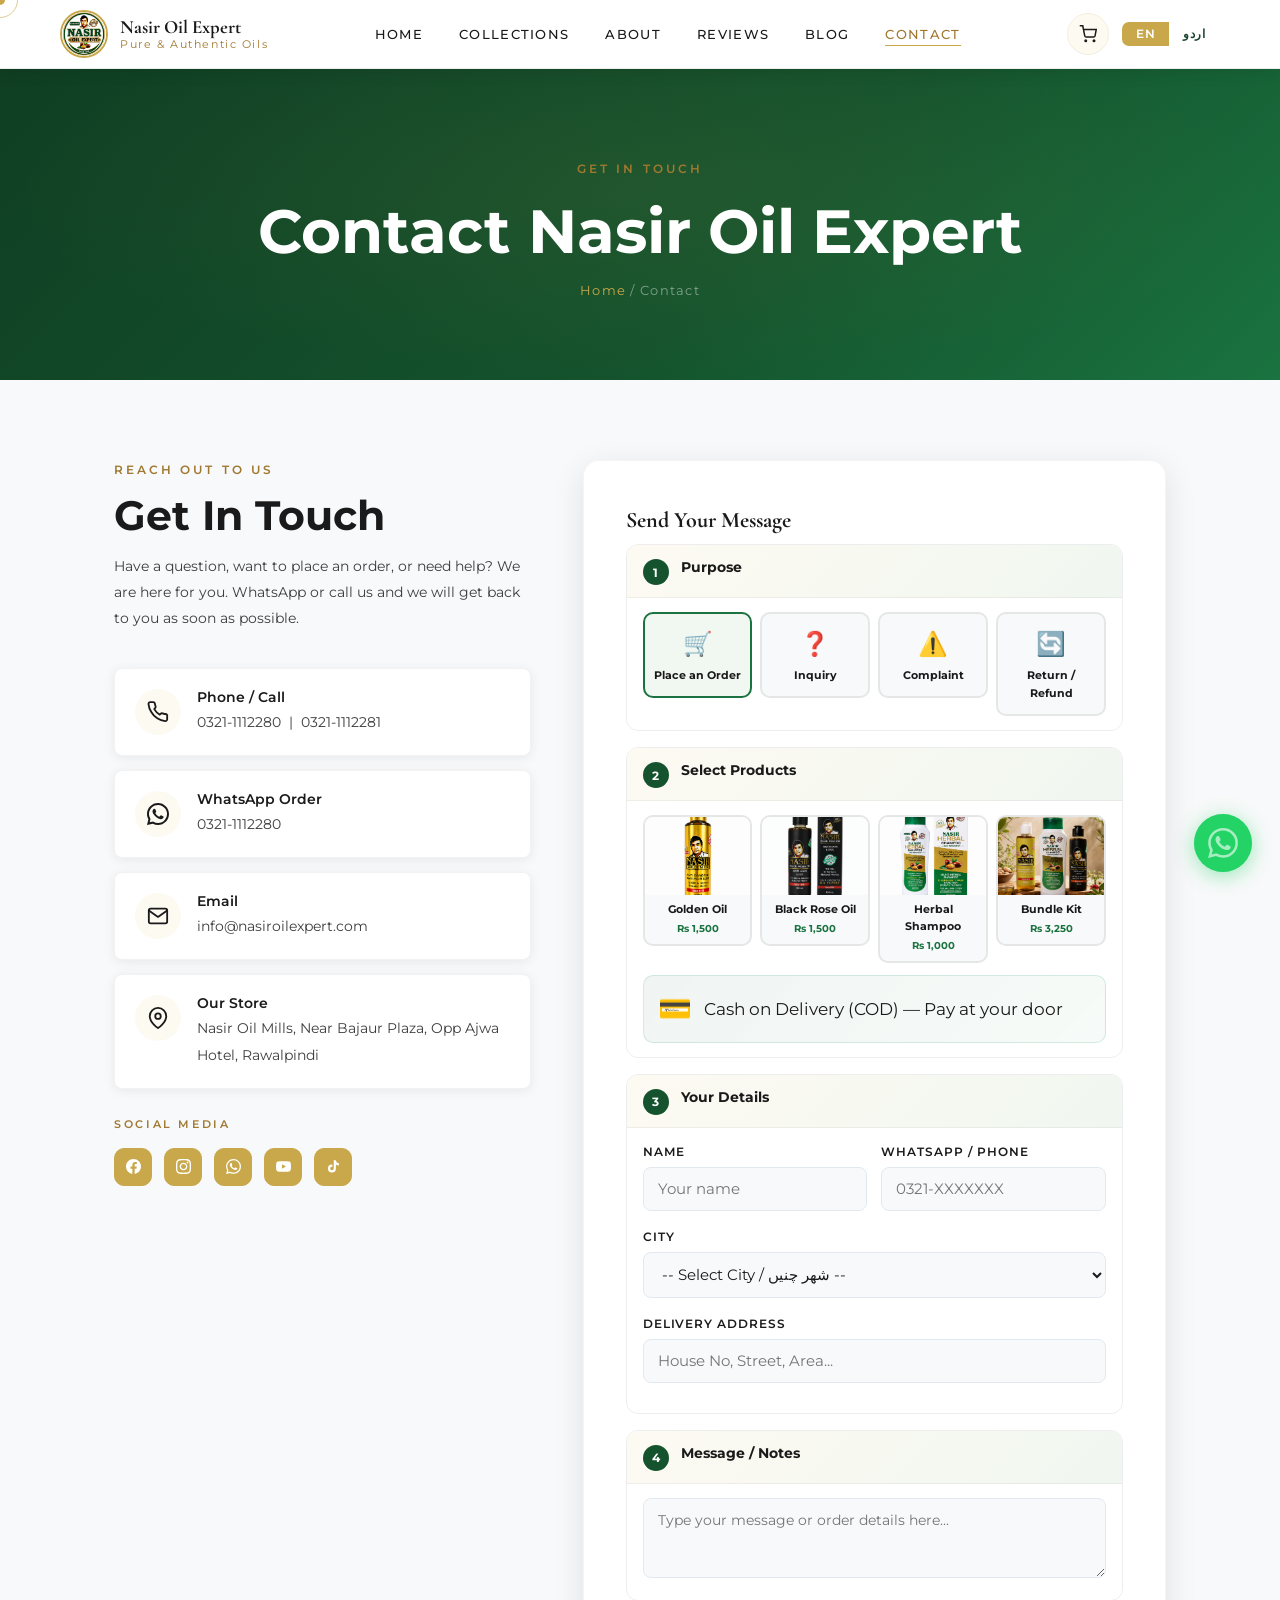
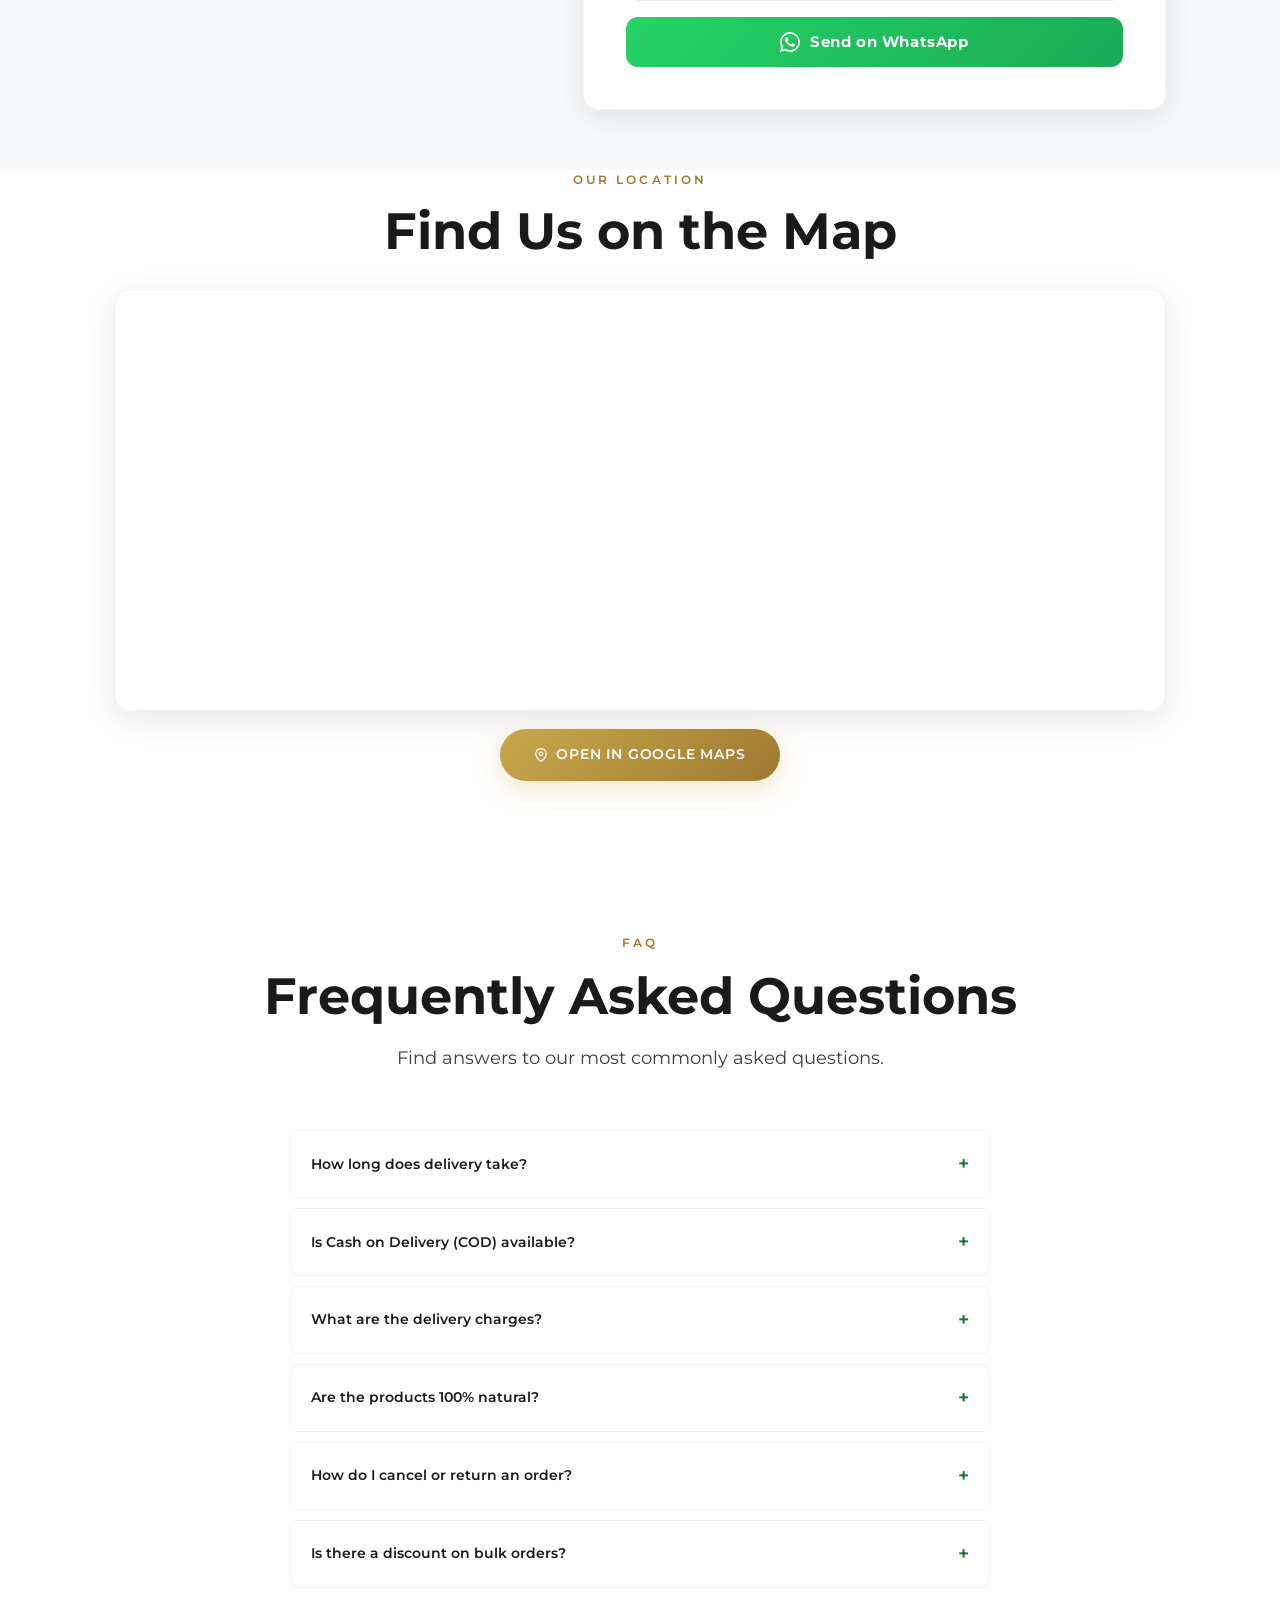
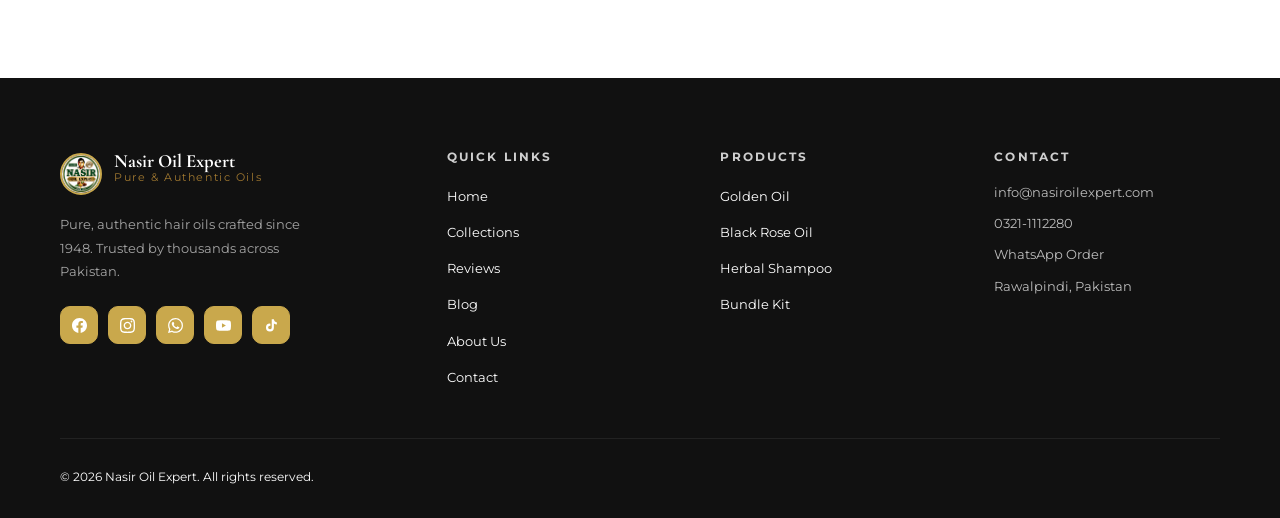
<file: contact.html>
<!DOCTYPE html>
<html lang="en">
<head>
<!-- Google tag (gtag.js) -->
<script async src="https://www.googletagmanager.com/gtag/js?id=G-N2RWM9N4GE"></script>
<script>
  window.dataLayer = window.dataLayer || [];
  function gtag(){dataLayer.push(arguments);}
  gtag('js', new Date());
  gtag('config', 'G-N2RWM9N4GE');
</script>
<!-- Meta Pixel Code -->
<script>
!function(f,b,e,v,n,t,s)
{if(f.fbq)return;n=f.fbq=function(){n.callMethod?
n.callMethod.apply(n,arguments):n.queue.push(arguments)};
if(!f._fbq)f._fbq=n;n.push=n;n.loaded=!0;n.version='2.0';
n.queue=[];t=b.createElement(e);t.async=!0;
t.src=v;s=b.getElementsByTagName(e)[0];
s.parentNode.insertBefore(t,s)}(window, document,'script',
'https://connect.facebook.net/en_US/fbevents.js');
fbq('init', '1622312982781463');
fbq('track', 'PageView');
</script>
<noscript><img height="1" width="1" style="display:none"
src="https://www.facebook.com/tr?id=1622312982781463&ev=PageView&noscript=1"
/></noscript>
<!-- End Meta Pixel Code -->
  <meta charset="UTF-8" />
  <meta name="viewport" content="width=device-width, initial-scale=1.0" />
  <title>Contact Us |  Nasir Oil Expert</title>
  <meta name="description" content="Get in touch with Nasir Oil Expert for orders, inquiries, or support. Call or WhatsApp: 0321-111-2280. Nationwide delivery in Pakistan." />
  <link rel="canonical" href="https://nasiroilexpert.com/contact" />
  <meta property="og:type" content="website" />
  <meta property="og:url" content="https://nasiroilexpert.com/contact" />
  <meta property="og:title" content="Contact Us | Nasir Oil Expert" />
  <meta property="og:description" content="Get in touch for orders, inquiries, or support. Call or WhatsApp: 0321-111-2280." />
  <meta property="og:image" content="https://nasiroilexpert.com/images/hero-banner.jpg" />
  <meta property="og:site_name" content="Nasir Oil Expert" />
  <meta name="twitter:card" content="summary_large_image" />
  <meta name="twitter:title" content="Contact Us | Nasir Oil Expert" />
  <meta name="twitter:description" content="Get in touch for orders or support. WhatsApp: 0321-111-2280." />
  <meta name="twitter:image" content="https://nasiroilexpert.com/images/hero-banner.jpg" />
  <script type="application/ld+json">
  {
    "@context": "https://schema.org",
    "@type": "LocalBusiness",
    "name": "Nasir Oil Expert",
    "url": "https://nasiroilexpert.com/",
    "telephone": "+92-321-111-2280",
    "logo": "https://nasiroilexpert.com/images/logo.png",
    "image": "https://nasiroilexpert.com/images/hero-banner.jpg",
    "description": "Pure and authentic hair oils and herbal shampoos with nationwide delivery in Pakistan.",
    "areaServed": "Pakistan",
    "priceRange": "Rs 1,000 - Rs 3,250",
    "sameAs": [
      "https://www.facebook.com/share/19QpAj7k6t/",
      "https://www.instagram.com/nasiroilexpert"
    ]
  }
  </script>
  <link rel="preconnect" href="https://fonts.googleapis.com" />
  <link rel="preconnect" href="https://fonts.gstatic.com" crossorigin />
  <link href="https://fonts.googleapis.com/css2?family=Cormorant+Garamond:ital,wght@0,400;0,600;0,700;1,400&family=Montserrat:wght@300;400;500;600;700&family=Noto+Nastaliq+Urdu:wght@400;700&display=swap" rel="stylesheet" />
  <link rel="stylesheet" href="styles3.css?v=4" />
  <style>
    .contact-layout { display:grid; grid-template-columns:1fr 1.4fr; gap:52px; max-width:1100px; margin:0 auto; padding:80px 24px 60px; }
    .contact-info-col h2 { font-size:clamp(1.6rem,3.5vw,2.4rem); color:var(--text-dark); margin-bottom:12px; }
    .contact-info-col > p { font-family:'Montserrat',sans-serif; font-size:0.82rem; color:var(--text-light); line-height:1.9; margin-bottom:36px; }
    .contact-card { display:flex; align-items:flex-start; gap:16px; padding:20px; background:var(--white); border-radius:var(--radius-sm); border:1px solid rgba(0,0,0,0.05); box-shadow:var(--shadow-sm); margin-bottom:14px; text-decoration:none; transition:all 0.3s ease; }
    .contact-card:hover { border-color:var(--gold); transform:translateY(-3px); box-shadow:var(--shadow-md); }
    .contact-card-icon { width:46px; height:46px; border-radius:50%; display:flex; align-items:center; justify-content:center; font-size:1.1rem; flex-shrink:0; background:var(--cream); transition:all 0.3s ease; }
    .contact-card:hover .contact-card-icon { background:var(--green-light); }
    .contact-card-body h4 { font-size:0.82rem; font-family:'Montserrat',sans-serif; font-weight:600; color:var(--text-dark); margin-bottom:2px; }
    .contact-card-body span { font-family:'Montserrat',sans-serif; font-size:0.8rem; color:var(--text-light); word-break:break-all; }
    .contact-form-wrap { background:var(--white); border-radius:var(--radius); padding:42px; box-shadow:var(--shadow-md); border:1px solid rgba(0,0,0,0.04); }
    .contact-form-wrap h3 { font-size:1.45rem; color:var(--text-dark); margin-bottom:24px; }
    .form-row { display:grid; grid-template-columns:1fr 1fr; gap:14px; }
    .form-group { margin-bottom:16px; }
    .form-group label { display:block; font-family:'Montserrat',sans-serif; font-size:0.7rem; font-weight:600; text-transform:uppercase; letter-spacing:0.08em; color:var(--text-dark); margin-bottom:6px; }
    .form-group input, .form-group select, .form-group textarea { width:100%; padding:12px 14px; border:1.5px solid #e2e8f0; border-radius:8px; font-family:'Montserrat',sans-serif; font-size:0.82rem; color:var(--text-dark); background:var(--bg-light); transition:all 0.3s ease; outline:none; box-sizing:border-box; }
    .form-group input:focus, .form-group select:focus, .form-group textarea:focus { border-color:var(--green-mid); background:var(--white); box-shadow:0 0 0 3px rgba(82,153,81,0.08); }
    .form-group textarea { resize:vertical; min-height:110px; }
    .wa-order-btn { display:flex; align-items:center; gap:10px; justify-content:center; width:100%; padding:14px; background:#25D366; color:#fff; border:none; border-radius:8px; font-family:'Montserrat',sans-serif; font-size:0.85rem; font-weight:600; cursor:pointer; text-decoration:none; margin-top:10px; transition:all 0.3s ease; }
    .wa-order-btn:hover { background:#128C7E; transform:translateY(-2px); }
    .form-divider { text-align:center; font-family:'Montserrat',sans-serif; font-size:0.72rem; color:var(--text-light); margin:14px 0; position:relative; }
    .form-divider::before,.form-divider::after { content:''; position:absolute; top:50%; width:42%; height:1px; background:#e2e8f0; }
    .form-divider::before { left:0; }
    .form-divider::after { right:0; }
    .map-placeholder { height:260px; background:linear-gradient(135deg,var(--cream),#e8f5e9); border-radius:var(--radius); display:flex; flex-direction:column; align-items:center; justify-content:center; margin-top:52px; border:1px solid rgba(0,0,0,0.06); }
    .map-placeholder .map-icon { font-size:2.8rem; margin-bottom:10px; }
    .map-placeholder h4 { font-size:1rem; color:var(--text-dark); margin-bottom:4px; }
    .map-placeholder p { font-family:'Montserrat',sans-serif; font-size:0.76rem; color:var(--text-light); }
    .faq-list { max-width:700px; margin:56px auto 0; }
    .faq-item { border:1px solid rgba(0,0,0,0.06); border-radius:var(--radius-sm); margin-bottom:10px; overflow:hidden; }
    .faq-question { padding:18px 20px; font-family:'Montserrat',sans-serif; font-size:0.84rem; font-weight:600; color:var(--text-dark); cursor:pointer; display:flex; justify-content:space-between; align-items:center; background:var(--white); transition:all 0.3s ease; }
    .faq-question:hover { background:var(--cream); }
    .faq-question .faq-arrow { font-size:1.1rem; transition:transform 0.3s ease; color:var(--green-mid); }
    .faq-question.open .faq-arrow { transform:rotate(45deg); }
    .faq-answer { display:none; padding:0 20px 16px; font-family:'Montserrat',sans-serif; font-size:0.8rem; color:var(--text-light); line-height:1.8; }
    .faq-answer.open { display:block; }
    @media(max-width:900px){ .contact-layout{grid-template-columns:1fr;} .form-row{grid-template-columns:1fr;} }
    @media(max-width:600px){ .contact-form-wrap{padding:24px;} }

    /* ===== SMART FORM ===== */
    .ct-form-title { font-size:1.3rem; color:var(--text-dark); margin-bottom:6px; font-family:'Cormorant Garamond',serif; font-weight:700; }
    .ct-form-title-ur { font-family:'Noto Nastaliq Urdu',serif; font-size:0.9rem; color:var(--text-light); direction:rtl; display:block; margin-bottom:20px; }
    .ct-sect { margin-bottom:16px; border:1.5px solid rgba(0,0,0,0.07); border-radius:12px; overflow:hidden; }
    .ct-sect-hd { display:flex; align-items:flex-start; gap:12px; padding:12px 16px; background:linear-gradient(135deg,var(--cream),#f0f7f0); border-bottom:1px solid rgba(0,0,0,0.05); }
    .ct-sect-num { width:26px; height:26px; border-radius:50%; background:var(--green-deep); color:#fff; font-family:'Montserrat',sans-serif; font-weight:700; font-size:0.72rem; display:flex; align-items:center; justify-content:center; flex-shrink:0; margin-top:2px; }
    .ct-sect-ttl { font-family:'Montserrat',sans-serif; font-size:0.8rem; font-weight:700; color:var(--text-dark); }
    .ct-sect-ur { font-family:'Noto Nastaliq Urdu',serif; font-size:0.76rem; color:var(--text-light); direction:rtl; display:inline-block; margin-right:4px; }
    .ct-sect-body { padding:14px 16px; }
    /* Purpose */
    .ct-purpose-grid { display:grid; grid-template-columns:repeat(4,1fr); gap:8px; }
    .ct-purpose-card input[type=radio] { display:none; }
    .ct-purpose-bd { border:2px solid rgba(0,0,0,0.08); border-radius:10px; padding:11px 6px; text-align:center; cursor:pointer; transition:all 0.22s ease; background:var(--bg-light); }
    .ct-purpose-card input:checked + .ct-purpose-bd { border-color:var(--green-mid); background:rgba(82,153,81,0.08); }
    .ct-purpose-icon { font-size:1.4rem; display:block; margin-bottom:4px; }
    .ct-purpose-en { font-family:'Montserrat',sans-serif; font-size:0.66rem; font-weight:700; color:var(--text-dark); display:block; }
    .ct-purpose-ur { font-family:'Noto Nastaliq Urdu',serif; font-size:0.72rem; color:var(--text-light); display:block; direction:rtl; margin-top:2px; }
    /* Products */
    .ct-prod-grid { display:grid; grid-template-columns:repeat(4,1fr); gap:8px; margin-bottom:10px; }
    .ct-prod-card { position:relative; cursor:pointer; }
    .ct-prod-card input[type=checkbox] { display:none; }
    .ct-prod-bd { border:2px solid rgba(0,0,0,0.08); border-radius:10px; overflow:hidden; transition:all 0.22s ease; background:var(--bg-light); }
    .ct-prod-card input:checked + .ct-prod-bd { border-color:var(--green-mid); box-shadow:0 0 0 3px rgba(82,153,81,0.1); }
    .ct-prod-bd img { width:100%; height:78px; object-fit:cover; display:block; }
    .ct-prod-info { padding:7px 6px; text-align:center; }
    .ct-prod-name { font-family:'Montserrat',sans-serif; font-size:0.62rem; font-weight:700; color:var(--text-dark); }
    .ct-prod-price { font-family:'Montserrat',sans-serif; font-size:0.6rem; color:var(--green-mid); font-weight:700; margin-top:2px; }
    .ct-prod-check { position:absolute; top:5px; right:5px; width:18px; height:18px; background:var(--green-mid); border-radius:50%; color:#fff; font-size:0.6rem; display:none; align-items:center; justify-content:center; font-weight:700; }
    .ct-prod-card input:checked ~ .ct-prod-check { display:flex; }
    /* Qty */
    .ct-qty-row { display:flex; align-items:center; justify-content:space-between; padding:9px 13px; background:rgba(82,153,81,0.07); border-radius:8px; margin-bottom:6px; }
    .ct-qty-label { font-family:'Montserrat',sans-serif; font-size:0.74rem; font-weight:600; color:var(--text-dark); }
    .ct-qty-ur { font-family:'Noto Nastaliq Urdu',serif; font-size:0.7rem; color:var(--text-light); direction:rtl; }
    .ct-qty-ctrl { display:flex; align-items:center; gap:8px; }
    .ct-qty-btn { width:26px; height:26px; border-radius:50%; border:1.5px solid var(--green-mid); background:none; cursor:pointer; color:var(--green-mid); font-size:0.95rem; font-weight:700; display:flex; align-items:center; justify-content:center; transition:all 0.2s; line-height:1; }
    .ct-qty-btn:hover { background:var(--green-mid); color:#fff; }
    .ct-qty-num { font-family:'Montserrat',sans-serif; font-weight:700; font-size:0.88rem; min-width:20px; text-align:center; }
    /* COD */
    .ct-cod { display:flex; align-items:center; gap:12px; padding:11px 14px; background:linear-gradient(135deg,rgba(45,106,79,0.07),rgba(82,183,136,0.05)); border:1px solid rgba(82,183,136,0.22); border-radius:10px; margin-top:12px; }
    .ct-cod-icon { font-size:1.6rem; flex-shrink:0; }
    .ct-cod-en { font-family:'Montserrat',sans-serif; font-size:0.75rem; font-weight:700; color:var(--green-deep); display:block; }
    .ct-cod-ur { font-family:'Noto Nastaliq Urdu',serif; font-size:0.78rem; color:var(--text-light); direction:rtl; display:block; margin-top:2px; }
    /* Labels */
    .ct-lbl { font-family:'Montserrat',sans-serif; font-size:0.68rem; font-weight:700; text-transform:uppercase; letter-spacing:0.07em; color:var(--text-dark); display:block; margin-bottom:5px; }
    /* Submit */
    .ct-submit-wa { width:100%; padding:15px; background:linear-gradient(135deg,#25D366,#1aab55); color:#fff; border:none; border-radius:12px; font-family:'Montserrat',sans-serif; font-size:0.86rem; font-weight:700; cursor:pointer; display:flex; align-items:center; justify-content:center; gap:10px; letter-spacing:0.04em; transition:all 0.3s ease; margin-top:8px; }
    .ct-submit-wa:hover { background:linear-gradient(135deg,#20be5a,#128C7E); transform:translateY(-2px); box-shadow:0 8px 22px rgba(37,211,102,0.28); }
    .ct-hidden { display:none !important; }
    /* Purpose card text */
    .ct-purpose-text { font-family:'Montserrat',sans-serif; font-size:0.66rem; font-weight:700; color:var(--text-dark); display:block; }
    /* Qty row language spans */
    html:not(.lang-ur) .ct-qty-ur { display:none !important; }
    html.lang-ur .ct-qty-en { display:none !important; }
    /* Urdu mode font overrides */
    html.lang-ur .ct-form-title { font-family:'Noto Nastaliq Urdu',serif; direction:rtl; letter-spacing:0; }
    html.lang-ur .ct-sect-ttl { font-family:'Noto Nastaliq Urdu',serif; direction:rtl; font-weight:700; }
    html.lang-ur .ct-lbl { font-family:'Noto Nastaliq Urdu',serif; direction:rtl; text-transform:none; letter-spacing:0; font-weight:700; font-size:0.8rem; }
    html.lang-ur .ct-purpose-text { font-family:'Noto Nastaliq Urdu',serif; font-size:0.72rem; font-weight:400; direction:rtl; }
    html.lang-ur .ct-submit-wa { font-family:'Noto Nastaliq Urdu',serif; letter-spacing:0; }
    @media(max-width:600px){
      .ct-purpose-grid { grid-template-columns:repeat(2,1fr); }
      .ct-prod-grid { grid-template-columns:repeat(2,1fr); }
    }
  </style>
</head>
<body>


<!-- CURSOR -->
<div class="cursor"></div>
<div class="cursor-follower"></div>

<!-- NAVBAR -->
<nav class="navbar scrolled" id="navbar">
  <a href="/" class="nav-logo">
    <img src="images/logo.png" alt="Nasir Oil Expert" class="nav-logo-img">
    <div class="nav-logo-text">Nasir Oil Expert<span data-i18n="ft.tagline">Pure &amp; Authentic Oils</span></div>
  </a>
  <ul class="nav-links">
    <li><a href="/" data-i18n="nav.home">Home</a></li>
    <li class="nav-has-dropdown"><a href="products" data-i18n="nav.collections">Collections &#9660;</a><ul class="nav-dropdown"><li><a href="bundle-kit" data-i18n="nav.bundleKit">Bundle Kit</a></li><li><a href="golden-oil" data-i18n="nav.goldenOil">Golden Oil</a></li><li><a href="black-rose-oil" data-i18n="nav.blackRoseOil">Black Rose Oil</a></li><li><a href="herbal-shampoo" data-i18n="nav.herbalShampoo">Herbal Shampoo</a></li></ul></li>
    <li><a href="about" data-i18n="nav.about">About</a></li>
    <li><a href="reviews" data-i18n="nav.reviews">Reviews</a></li><li><a href="/blog/" data-i18n="nav.blog">Blog</a></li>
    <li><a href="contact" class="active" data-i18n="nav.contact">Contact</a></li>
  </ul>
  <div class="nav-right">
    <a href="cart" class="cart-icon-btn" title="Cart">
      <svg width="18" height="18" fill="none" stroke="currentColor" stroke-width="2" viewBox="0 0 24 24"><circle cx="9" cy="21" r="1"/><circle cx="20" cy="21" r="1"/><path d="M1 1h4l2.68 13.39a2 2 0 0 0 2 1.61h9.72a2 2 0 0 0 2-1.61L23 6H6"/></svg>
      <span class="cart-count">0</span>
    </a>
    <button class="lang-toggle" onclick="noeToggleLang()" data-active="en" title="Switch Language"><span>EN</span><span>&#1575;&#1585;&#1583;&#1608;</span></button>
  </div>
  <div class="nav-hamburger"><span></span><span></span><span></span></div>
</nav>

<!-- MOBILE NAV -->
<div class="mobile-nav">
  <button class="mobile-nav-close">&#10005;</button>
  <a href="/" data-i18n="nav.home">Home</a>
  <a href="products" data-i18n="nav.collections">Collections</a>
  <a href="bundle-kit" class="mn-sub-link" data-i18n="nav.bundleKit">&#9656; Bundle Kit</a>
  <a href="golden-oil" class="mn-sub-link" data-i18n="nav.goldenOil">&#9656; Golden Oil</a>
  <a href="black-rose-oil" class="mn-sub-link" data-i18n="nav.blackRoseOil">&#9656; Black Rose Oil</a>
  <a href="herbal-shampoo" class="mn-sub-link" data-i18n="nav.herbalShampoo">&#9656; Herbal Shampoo</a>
  <a href="about" data-i18n="nav.about">About</a>
  <a href="contact" data-i18n="nav.contact">Contact</a>
  <a href="reviews" data-i18n="nav.reviews">Reviews</a>
  <a href="/blog/" data-i18n="nav.blog">Blog</a>
  <button class="lang-toggle" onclick="noeToggleLang()" data-active="en" style="margin:16px auto 0;display:flex;"><span>EN</span><span>&#1575;&#1585;&#1583;&#1608;</span></button>
</div>

<!-- PAGE HERO -->
<section class="page-hero" style="padding-top:80px;">
  <div class="hero-particles"></div>
  <div class="page-hero-content">
    <div class="section-label" style="justify-content:center;margin-bottom:16px;" data-i18n="ct.hero.label">Get In Touch</div>
    <h1 data-i18n="ct.hero.h1">Contact Nasir Oil Expert</h1>
    <div class="breadcrumb"><a href="/" data-i18n="bc.home">Home</a> / <span data-i18n="bc.contact">Contact</span></div>
  </div>
</section>

<!-- CONTACT SECTION -->
<section style="background:var(--bg-light);">
  <div class="contact-layout">

    <!-- LEFT: Info -->
    <div class="contact-info-col reveal-left">
      <div class="section-label" style="margin-bottom:12px;" data-i18n="ct.reach.label">Reach Out to Us</div>
      <h2 data-i18n="ct.reach.title">Get In Touch</h2>
      <p data-i18n="ct.reach.p">Have a question, want to place an order, or need help? We are here for you. WhatsApp or call us and we will get back to you as soon as possible.</p>

      <a href="tel:+923211112280" class="contact-card">
        <div class="contact-card-icon"><svg width="22" height="22" viewBox="0 0 24 24" fill="none" stroke="currentColor" stroke-width="2" stroke-linecap="round" stroke-linejoin="round"><path d="M22 16.92v3a2 2 0 0 1-2.18 2 19.79 19.79 0 0 1-8.63-3.07A19.5 19.5 0 0 1 4.69 12 19.79 19.79 0 0 1 1.63 3.32a2 2 0 0 1 1.98-2.18h3a2 2 0 0 1 2 1.72c.127.96.361 1.903.7 2.81a2 2 0 0 1-.45 2.11L7.91 8.91a16 16 0 0 0 6 6l.92-.92a2 2 0 0 1 2.11-.45c.907.339 1.85.573 2.81.7A2 2 0 0 1 22 16.92z"/></svg></div>
        <div class="contact-card-body">
          <h4 data-i18n="ct.phone.title">Phone / Call</h4>
          <span>0321-1112280 &nbsp;|&nbsp; 0321-1112281</span>
        </div>
      </a>

      <a href="https://wa.me/923211112280" target="_blank" class="contact-card">
        <div class="contact-card-icon"><svg width="22" height="22" viewBox="0 0 24 24" fill="currentColor"><path d="M17.472 14.382c-.297-.149-1.758-.867-2.03-.967-.273-.099-.471-.148-.67.15-.197.297-.767.966-.94 1.164-.173.199-.347.223-.644.075-.297-.15-1.255-.463-2.39-1.475-.883-.788-1.48-1.761-1.653-2.059-.173-.297-.018-.458.13-.606.134-.133.298-.347.446-.52.149-.174.198-.298.298-.497.099-.198.05-.371-.025-.52-.075-.149-.669-1.612-.916-2.207-.242-.579-.487-.5-.669-.51-.173-.008-.371-.01-.57-.01-.198 0-.52.074-.792.372-.272.297-1.04 1.016-1.04 2.479 0 1.462 1.065 2.875 1.213 3.074.149.198 2.096 3.2 5.077 4.487.709.306 1.262.489 1.694.625.712.227 1.36.195 1.871.118.571-.085 1.758-.719 2.006-1.413.248-.694.248-1.289.173-1.413-.074-.124-.272-.198-.57-.347z"/><path d="M12 0C5.373 0 0 5.373 0 12c0 2.12.554 4.108 1.523 5.832L0 24l6.336-1.498A11.942 11.942 0 0 0 12 24c6.627 0 12-5.373 12-12S18.627 0 12 0zm0 21.818a9.818 9.818 0 0 1-5.007-1.373l-.359-.213-3.721.879.94-3.629-.234-.373A9.818 9.818 0 1 1 12 21.818z"/></svg></div>
        <div class="contact-card-body">
          <h4 data-i18n="ct.wa.h">WhatsApp Order</h4>
          <span>0321-1112280</span>
        </div>
      </a>

      <a href="mailto:info@nasiroilexpert.com" class="contact-card">
        <div class="contact-card-icon"><svg width="22" height="22" viewBox="0 0 24 24" fill="none" stroke="currentColor" stroke-width="2" stroke-linecap="round" stroke-linejoin="round"><path d="M4 4h16c1.1 0 2 .9 2 2v12c0 1.1-.9 2-2 2H4c-1.1 0-2-.9-2-2V6c0-1.1.9-2 2-2z"/><polyline points="22,6 12,13 2,6"/></svg></div>
        <div class="contact-card-body">
          <h4 data-i18n="ct.email.h">Email</h4>
          <span>info@nasiroilexpert.com</span>
        </div>
      </a>

      <a class="contact-card" href="https://maps.google.com/?q=Nasir+Oil+Mills,+Near+Bajaur+Plaza,+Opp+Ajwa+Hotel,+Rawalpindi" target="_blank" rel="noopener">
        <div class="contact-card-icon"><svg width="22" height="22" viewBox="0 0 24 24" fill="none" stroke="currentColor" stroke-width="2" stroke-linecap="round" stroke-linejoin="round"><path d="M21 10c0 7-9 13-9 13s-9-6-9-13a9 9 0 0 1 18 0z"/><circle cx="12" cy="10" r="3"/></svg></div>
        <div class="contact-card-body">
          <h4 data-i18n="ct.store.h">Our Store</h4>
          <span>Nasir Oil Mills, Near Bajaur Plaza, Opp Ajwa Hotel, Rawalpindi</span>
        </div>
      </a>

      <div style="margin-top:28px;">
        <div class="section-label" style="margin-bottom:14px;font-size:0.62rem;" data-i18n="ct.social.label">Social Media</div>
        <div style="display:flex;gap:12px;">
          <a href="https://www.facebook.com/share/19QpAj7k6t/" target="_blank" class="social-btn fb" title="Facebook">
            <svg width="15" height="15" fill="currentColor" viewBox="0 0 24 24"><path d="M24 12.073c0-6.627-5.373-12-12-12s-12 5.373-12 12c0 5.99 4.388 10.954 10.125 11.854v-8.385H7.078v-3.47h3.047V9.43c0-3.007 1.792-4.669 4.533-4.669 1.312 0 2.686.235 2.686.235v2.953H15.83c-1.491 0-1.956.925-1.956 1.874v2.25h3.328l-.532 3.47h-2.796v8.385C19.612 23.027 24 18.062 24 12.073z"/></svg>
          </a>
          <a href="https://www.instagram.com/nasiroilexpert" target="_blank" class="social-btn ig" title="Instagram">
            <svg width="15" height="15" fill="currentColor" viewBox="0 0 24 24"><path d="M12 2.163c3.204 0 3.584.012 4.85.07 3.252.148 4.771 1.691 4.919 4.919.058 1.265.069 1.645.069 4.849 0 3.205-.012 3.584-.069 4.849-.149 3.225-1.664 4.771-4.919 4.919-1.266.058-1.644.07-4.85.07-3.204 0-3.584-.012-4.849-.07-3.26-.149-4.771-1.699-4.919-4.92-.058-1.265-.07-1.644-.07-4.849 0-3.204.013-3.583.07-4.849.149-3.227 1.664-4.771 4.919-4.919 1.266-.057 1.645-.069 4.849-.069zm0-2.163c-3.259 0-3.667.014-4.947.072-4.358.2-6.78 2.618-6.98 6.98-.059 1.281-.073 1.689-.073 4.948 0 3.259.014 3.668.072 4.948.2 4.358 2.618 6.78 6.98 6.98 1.281.058 1.689.072 4.948.072 3.259 0 3.668-.014 4.948-.072 4.354-.2 6.782-2.618 6.979-6.98.059-1.28.073-1.689.073-4.948 0-3.259-.014-3.667-.072-4.947-.196-4.354-2.617-6.78-6.979-6.98-1.281-.059-1.69-.073-4.949-.073zm0 5.838c-3.403 0-6.162 2.759-6.162 6.162s2.759 6.163 6.162 6.163 6.162-2.759 6.162-6.163c0-3.403-2.759-6.162-6.162-6.162zm0 10.162c-2.209 0-4-1.79-4-4 0-2.209 1.791-4 4-4s4 1.791 4 4c0 2.21-1.791 4-4 4zm6.406-11.845c-.796 0-1.441.645-1.441 1.44s.645 1.44 1.441 1.44c.795 0 1.439-.645 1.439-1.44s-.644-1.44-1.439-1.44z"/></svg>
          </a>
          <a href="https://wa.me/923211112280" target="_blank" class="social-btn wa" title="WhatsApp">
            <svg width="15" height="15" fill="currentColor" viewBox="0 0 24 24"><path d="M17.472 14.382c-.297-.149-1.758-.867-2.03-.967-.273-.099-.471-.148-.67.15-.197.297-.767.966-.94 1.164-.173.199-.347.223-.644.075-.297-.15-1.255-.463-2.39-1.475-.883-.788-1.48-1.761-1.653-2.059-.173-.297-.018-.458.13-.606.134-.133.298-.347.446-.52.149-.174.198-.298.298-.497.099-.198.05-.371-.025-.52-.075-.149-.669-1.612-.916-2.207-.242-.579-.487-.5-.669-.51-.173-.008-.371-.01-.57-.01-.198 0-.52.074-.792.372-.272.297-1.04 1.016-1.04 2.479 0 1.462 1.065 2.875 1.213 3.074.149.198 2.096 3.2 5.077 4.487.709.306 1.262.489 1.694.625.712.227 1.36.195 1.871.118.571-.085 1.758-.719 2.006-1.413.248-.694.248-1.289.173-1.413-.074-.124-.272-.198-.57-.347m-5.421 7.403h-.004a9.87 9.87 0 01-5.031-1.378l-.361-.214-3.741.982.998-3.648-.235-.374a9.86 9.86 0 01-1.51-5.26c.001-5.45 4.436-9.884 9.888-9.884 2.64 0 5.122 1.03 6.988 2.898a9.825 9.825 0 012.893 6.994c-.003 5.45-4.437 9.884-9.885 9.884m8.413-18.297A11.815 11.815 0 0012.05 0C5.495 0 .16 5.335.157 11.892c0 2.096.547 4.142 1.588 5.945L.057 24l6.305-1.654a11.882 11.882 0 005.683 1.448h.005c6.554 0 11.89-5.335 11.893-11.893a11.821 11.821 0 00-3.48-8.413z"/></svg>
          </a>
          <a href="https://www.youtube.com/@nasiroilexpert" target="_blank" class="social-btn yt" title="YouTube">
            <svg width="15" height="15" fill="currentColor" viewBox="0 0 24 24"><path d="M23.495 6.205a3.007 3.007 0 0 0-2.088-2.088c-1.87-.501-9.396-.501-9.396-.501s-7.507-.01-9.396.501A3.007 3.007 0 0 0 .527 6.205a31.247 31.247 0 0 0-.522 5.805 31.247 31.247 0 0 0 .522 5.783 3.007 3.007 0 0 0 2.088 2.088c1.868.502 9.396.502 9.396.502s7.506 0 9.396-.502a3.007 3.007 0 0 0 2.088-2.088 31.247 31.247 0 0 0 .5-5.783 31.247 31.247 0 0 0-.5-5.805zM9.609 15.601V8.408l6.264 3.602z"/></svg>
          </a>
          <a href="https://www.tiktok.com/@nasiroilexpert" target="_blank" class="social-btn tt" title="TikTok">
            <svg width="15" height="15" fill="currentColor" viewBox="0 0 24 24"><path d="M19.59 6.69a4.83 4.83 0 0 1-3.77-4.25V2h-3.45v13.67a2.89 2.89 0 0 1-2.88 2.5 2.89 2.89 0 0 1-2.89-2.89 2.89 2.89 0 0 1 2.89-2.89c.28 0 .54.04.79.1V9.01a6.33 6.33 0 0 0-.79-.05 6.34 6.34 0 0 0-6.34 6.34 6.34 6.34 0 0 0 6.34 6.34 6.34 6.34 0 0 0 6.33-6.34V8.69a8.25 8.25 0 0 0 4.83 1.55V6.79a4.85 4.85 0 0 1-1.06-.1z"/></svg>
          </a>
        </div>
      </div>

    </div>

    <!-- RIGHT: Form -->
    <div class="contact-form-wrap reveal-right">

      <div class="ct-form-title" data-i18n="ct.form.title">Send Your Message</div>

      <form id="contactForm" onsubmit="ctSubmit(event)" novalidate>

        <!-- 1: Purpose -->
        <div class="ct-sect">
          <div class="ct-sect-hd">
            <div class="ct-sect-num">1</div>
            <div>
              <div class="ct-sect-ttl" data-i18n="ct.sect.purpose">Purpose</div>
            </div>
          </div>
          <div class="ct-sect-body">
            <div class="ct-purpose-grid">
              <label class="ct-purpose-card">
                <input type="radio" name="purpose" value="order" checked onchange="ctPurposeChange()">
                <div class="ct-purpose-bd">
                  <span class="ct-purpose-icon">&#128722;</span>
                  <span class="ct-purpose-text" data-i18n="ct.purpose.order">Place an Order</span>
                </div>
              </label>
              <label class="ct-purpose-card">
                <input type="radio" name="purpose" value="inquiry" onchange="ctPurposeChange()">
                <div class="ct-purpose-bd">
                  <span class="ct-purpose-icon">&#10067;</span>
                  <span class="ct-purpose-text" data-i18n="ct.purpose.inquiry">Inquiry</span>
                </div>
              </label>
              <label class="ct-purpose-card">
                <input type="radio" name="purpose" value="complaint" onchange="ctPurposeChange()">
                <div class="ct-purpose-bd">
                  <span class="ct-purpose-icon">&#9888;&#65039;</span>
                  <span class="ct-purpose-text" data-i18n="ct.purpose.complaint">Complaint</span>
                </div>
              </label>
              <label class="ct-purpose-card">
                <input type="radio" name="purpose" value="return" onchange="ctPurposeChange()">
                <div class="ct-purpose-bd">
                  <span class="ct-purpose-icon">&#128260;</span>
                  <span class="ct-purpose-text" data-i18n="ct.purpose.return">Return / Refund</span>
                </div>
              </label>
            </div>
          </div>
        </div>

        <!-- 2: Products (order only) -->
        <div class="ct-sect" id="ct-prod-sect">
          <div class="ct-sect-hd">
            <div class="ct-sect-num">2</div>
            <div>
              <div class="ct-sect-ttl" data-i18n="ct.sect.prods">Select Products</div>
            </div>
          </div>
          <div class="ct-sect-body">
            <div class="ct-prod-grid">
              <label class="ct-prod-card">
                <input type="checkbox" id="prod_go" onchange="ctQtyUpdate()">
                <div class="ct-prod-bd">
                  <img src="images/golden/1.png" alt="Golden Oil">
                  <div class="ct-prod-info">
                    <div class="ct-prod-name">Golden Oil</div>
                    <div class="ct-prod-price">Rs 1,500</div>
                  </div>
                </div>
                <div class="ct-prod-check">&#10003;</div>
              </label>
              <label class="ct-prod-card">
                <input type="checkbox" id="prod_br" onchange="ctQtyUpdate()">
                <div class="ct-prod-bd">
                  <img src="images/black-rose/1.png" alt="Black Rose Oil">
                  <div class="ct-prod-info">
                    <div class="ct-prod-name">Black Rose Oil</div>
                    <div class="ct-prod-price">Rs 1,500</div>
                  </div>
                </div>
                <div class="ct-prod-check">&#10003;</div>
              </label>
              <label class="ct-prod-card">
                <input type="checkbox" id="prod_sh" onchange="ctQtyUpdate()">
                <div class="ct-prod-bd">
                  <img src="images/shampoo/1.png" alt="Herbal Shampoo">
                  <div class="ct-prod-info">
                    <div class="ct-prod-name">Herbal Shampoo</div>
                    <div class="ct-prod-price">Rs 1,000</div>
                  </div>
                </div>
                <div class="ct-prod-check">&#10003;</div>
              </label>
              <label class="ct-prod-card">
                <input type="checkbox" id="prod_bk" onchange="ctQtyUpdate()">
                <div class="ct-prod-bd">
                  <img src="images/bundle-kit.png" alt="Bundle Kit">
                  <div class="ct-prod-info">
                    <div class="ct-prod-name">Bundle Kit</div>
                    <div class="ct-prod-price">Rs 3,250</div>
                  </div>
                </div>
                <div class="ct-prod-check">&#10003;</div>
              </label>
            </div>
            <div id="ct-qty-wrap"></div>
            <div id="ct-total-row" class="ct-hidden" style="text-align:right;font-family:'Montserrat',sans-serif;font-size:0.82rem;font-weight:700;color:var(--gold-dark);padding:6px 2px 0;">
              Total: <span id="ct-total-val">Rs 0</span>
            </div>
            <div class="ct-cod">
              <span class="ct-cod-icon">&#128179;</span>
              <div>
                <span data-i18n="ct.cod.text">Cash on Delivery (COD) &#8212; Pay at your door</span>
              </div>
            </div>
          </div>
        </div>

        <!-- 3: Contact Details -->
        <div class="ct-sect">
          <div class="ct-sect-hd">
            <div class="ct-sect-num" id="ctN3">3</div>
            <div>
              <div class="ct-sect-ttl" data-i18n="ct.sect.details">Your Details</div>
            </div>
          </div>
          <div class="ct-sect-body">
            <div class="form-row" style="margin-bottom:0;">
              <div class="form-group">
                <label class="ct-lbl" data-i18n="ct.form.name.label">Name</label>
                <input type="text" name="ctName" data-i18n-placeholder="ct.form.name.ph" placeholder="Your name" required style="font-size:0.88rem;">
              </div>
              <div class="form-group">
                <label class="ct-lbl" data-i18n="ct.form.phone.label">WhatsApp / Phone</label>
                <input type="tel" name="ctPhone" placeholder="0321-XXXXXXX" required style="font-size:0.88rem;">
              </div>
            </div>
            <div class="form-group">
              <label class="ct-lbl" data-i18n="ct.form.city.label">City</label>
              <select name="ctCity" style="font-size:0.86rem;">
                <option value="">-- Select City / &#1588;&#1726;&#1585; &#1670;&#1606;&#1740;&#1722; --</option>
                <option>Karachi &#8212; &#1705;&#1585;&#1575;&#1670;&#1740;</option>
                <option>Lahore &#8212; &#1604;&#1575;&#1729;&#1608;&#1585;</option>
                <option>Islamabad &#8212; &#1575;&#1587;&#1604;&#1575;&#1605; &#1570;&#1576;&#1575;&#1583;</option>
                <option>Rawalpindi &#8212; &#1585;&#1575;&#1608;&#1604;&#1662;&#1606;&#1672;&#1740;</option>
                <option>Faisalabad &#8212; &#1601;&#1740;&#1589;&#1604; &#1570;&#1576;&#1575;&#1583;</option>
                <option>Multan &#8212; &#1605;&#1604;&#1578;&#1575;&#1606;</option>
                <option>Peshawar &#8212; &#1662;&#1588;&#1575;&#1608;&#1585;</option>
                <option>Quetta &#8212; &#1705;&#1608;&#1574;&#1657;&#1729;</option>
                <option>Sialkot &#8212; &#1587;&#1740;&#1575;&#1604;&#1705;&#1608;&#1657;</option>
                <option>Gujranwala &#8212; &#1711;&#1608;&#1580;&#1585;&#1575;&#1606;&#1608;&#1575;&#1604;&#1729;</option>
                <option>Hyderabad &#8212; &#1581;&#1740;&#1583;&#1585; &#1570;&#1576;&#1575;&#1583;</option>
                <option>Abbottabad &#8212; &#1575;&#1740;&#1576;&#1657; &#1570;&#1576;&#1575;&#1583;</option>
                <option>Bahawalpur &#8212; &#1576;&#1729;&#1575;&#1608;&#1604;&#1662;&#1608;&#1585;</option>
                <option>Sargodha &#8212; &#1587;&#1585;&#1711;&#1608;&#1583;&#1726;&#1575;</option>
                <option>Dera Ghazi Khan &#8212; &#1672;&#1740;&#1585;&#1729; &#1711;&#1726;&#1575;&#1586;&#1740; &#1582;&#1575;&#1606;</option>
                <option>Mardan &#8212; &#1605;&#1585;&#1583;&#1575;&#1606;</option>
                <option>Sukkur &#8212; &#1587;&#1705;&#1726;&#1585;</option>
                <option>Other / &#1583;&#1608;&#1587;&#1585;&#1575; &#1588;&#1726;&#1585;</option>
              </select>
            </div>
            <div class="form-group" id="ct-addr-wrap">
              <label class="ct-lbl" data-i18n="ct.form.addr.label">Delivery Address</label>
              <input type="text" name="ctAddr" data-i18n-placeholder="ct.form.addr.ph" placeholder="House No, Street, Area..." style="font-size:0.86rem;">
            </div>
          </div>
        </div>

        <!-- 4: Message -->
        <div class="ct-sect">
          <div class="ct-sect-hd">
            <div class="ct-sect-num" id="ctN4">4</div>
            <div>
              <div class="ct-sect-ttl" data-i18n="ct.sect.msg">Message / Notes</div>
            </div>
          </div>
          <div class="ct-sect-body">
            <textarea name="ctMsg" rows="3" data-i18n-placeholder="ct.form.msg.ph" placeholder="Type your message or order details here..." style="width:100%;padding:12px 14px;border:1.5px solid #e2e8f0;border-radius:8px;font-family:'Montserrat',sans-serif;font-size:0.84rem;resize:vertical;outline:none;box-sizing:border-box;background:var(--bg-light);transition:border-color 0.3s;" onfocus="this.style.borderColor='var(--green-mid)'" onblur="this.style.borderColor='#e2e8f0'"></textarea>
          </div>
        </div>

        <!-- Submit -->
        <button type="submit" class="ct-submit-wa">
          <svg width="20" height="20" fill="white" viewBox="0 0 24 24"><path d="M17.472 14.382c-.297-.149-1.758-.867-2.03-.967-.273-.099-.471-.148-.67.15-.197.297-.767.966-.94 1.164-.173.199-.347.223-.644.075-.297-.15-1.255-.463-2.39-1.475-.883-.788-1.48-1.761-1.653-2.059-.173-.297-.018-.458.13-.606.134-.133.298-.347.446-.52.149-.174.198-.298.298-.497.099-.198.05-.371-.025-.52-.075-.149-.669-1.612-.916-2.207-.242-.579-.487-.5-.669-.51-.173-.008-.371-.01-.57-.01-.198 0-.52.074-.792.372-.272.297-1.04 1.016-1.04 2.479 0 1.462 1.065 2.875 1.213 3.074.149.198 2.096 3.2 5.077 4.487.709.306 1.262.489 1.694.625.712.227 1.36.195 1.871.118.571-.085 1.758-.719 2.006-1.413.248-.694.248-1.289.173-1.413-.074-.124-.272-.198-.57-.347m-5.421 7.403h-.004a9.87 9.87 0 01-5.031-1.378l-.361-.214-3.741.982.998-3.648-.235-.374a9.86 9.86 0 01-1.51-5.26c.001-5.45 4.436-9.884 9.888-9.884 2.64 0 5.122 1.03 6.988 2.898a9.825 9.825 0 012.893 6.994c-.003 5.45-4.437 9.884-9.885 9.884m8.413-18.297A11.815 11.815 0 0012.05 0C5.495 0 .16 5.335.157 11.892c0 2.096.547 4.142 1.588 5.945L.057 24l6.305-1.654a11.882 11.882 0 005.683 1.448h.005c6.554 0 11.89-5.335 11.893-11.893a11.821 11.821 0 00-3.48-8.413z"/></svg>
          <span data-i18n="ct.form.submit">Send on WhatsApp</span>
        </button>

      </form>
    </div>
  </div>
</section>

<!-- MAP -->
<section style="padding:0 0 72px;background:var(--white);">
  <div style="max-width:1100px;margin:0 auto;padding:0 24px;">
    <div class="section-label reveal" style="justify-content:center;margin-bottom:10px;" data-i18n="ct.maps.label">Our Location</div>
    <h2 class="section-title reveal reveal-delay-1" style="text-align:center;margin-bottom:28px;" data-i18n="ct.maps.title">Find Us on the Map</h2>
    <div style="border-radius:var(--radius);overflow:hidden;box-shadow:var(--shadow-md);border:1px solid rgba(0,0,0,0.06);">
      <iframe
        src="https://maps.google.com/maps?q=Nasir+Oil+Mills,+Near+Bajaur+Plaza,+Opp+Ajwa+Hotel,+Rawalpindi,+Pakistan&output=embed&z=15"
        width="100%" height="420" style="border:0;display:block;" allowfullscreen="" loading="lazy"
        referrerpolicy="no-referrer-when-downgrade">
      </iframe>
    </div>
    <div style="text-align:center;margin-top:18px;">
      <a href="https://maps.google.com/?q=Nasir+Oil+Mills,+Near+Bajaur+Plaza,+Opp+Ajwa+Hotel,+Rawalpindi" target="_blank" rel="noopener" class="btn-primary" style="display:inline-flex;align-items:center;gap:8px;font-family:'Montserrat',sans-serif;font-size:0.8rem;letter-spacing:0.06em;">
        <svg width="14" height="14" viewBox="0 0 24 24" fill="none" stroke="currentColor" stroke-width="2" stroke-linecap="round" stroke-linejoin="round"><path d="M21 10c0 7-9 13-9 13s-9-6-9-13a9 9 0 0 1 18 0z"/><circle cx="12" cy="10" r="3"/></svg> <span data-i18n="ct.maps.btn">Open in Google Maps</span>
      </a>
    </div>
  </div>
</section>

<!-- FAQ -->
<section style="padding:80px 60px;background:var(--white);">
  <div style="max-width:1100px;margin:0 auto;text-align:center;">
    <div class="section-label reveal" style="justify-content:center;" data-i18n="ct.faq.label">FAQ</div>
    <h2 class="section-title reveal reveal-delay-1" data-i18n="ct.faq.title">Frequently Asked Questions</h2>
    <p class="section-subtitle reveal reveal-delay-2" data-i18n="ct.faq.sub">Find answers to our most commonly asked questions.</p>
  </div>
  <div class="faq-list">
    <div class="faq-item reveal"><div class="faq-question"><span data-i18n="ct.faq.q1">How long does delivery take?</span> <span class="faq-arrow">+</span></div><div class="faq-answer" data-i18n="ct.faq.a1">Delivery takes 2 to 4 working days in most cities across Pakistan. Remote areas may take 5 to 7 days.</div></div>
    <div class="faq-item reveal reveal-delay-1"><div class="faq-question"><span data-i18n="ct.faq.q2">Is Cash on Delivery (COD) available?</span> <span class="faq-arrow">+</span></div><div class="faq-answer" data-i18n="ct.faq.a2">Yes! We offer Cash on Delivery across Pakistan. You pay at home when your parcel arrives |  no advance payment needed.</div></div>
    <div class="faq-item reveal reveal-delay-2"><div class="faq-question"><span data-i18n="ct.faq.q3">What are the delivery charges?</span> <span class="faq-arrow">+</span></div><div class="faq-answer" data-i18n="ct.faq.a3">Delivery is completely free on orders over Rs 1500. For orders below Rs 1500, a delivery charge of Rs 150 applies.</div></div>
    <div class="faq-item reveal reveal-delay-3"><div class="faq-question"><span data-i18n="ct.faq.q4">Are the products 100% natural?</span> <span class="faq-arrow">+</span></div><div class="faq-answer" data-i18n="ct.faq.a4">Absolutely! All our products are made exclusively from natural botanical ingredients. No synthetic chemicals or artificial fragrances are used.</div></div>
    <div class="faq-item reveal"><div class="faq-question"><span data-i18n="ct.faq.q5">How do I cancel or return an order?</span> <span class="faq-arrow">+</span></div><div class="faq-answer" data-i18n="ct.faq.a5">To cancel or return an order, simply WhatsApp or call us. We will assist you fully and make the process as smooth as possible.</div></div>
    <div class="faq-item reveal reveal-delay-1"><div class="faq-question"><span data-i18n="ct.faq.q6">Is there a discount on bulk orders?</span> <span class="faq-arrow">+</span></div><div class="faq-answer" data-i18n="ct.faq.a6">Yes! Special discounts are available on orders of 5 or more bottles. Contact us for more details and we will arrange the best deal for you.</div></div>
  </div>
</section>

<!-- FOOTER -->
<footer>
  <div class="footer-inner">
    <div class="footer-top">
      <div class="footer-brand">
        <div class="nav-logo" style="margin-bottom:14px;">
          <img src="images/logo.png" alt="Nasir Oil Expert" style="border-radius:50%;width:42px;height:42px;object-fit:cover;border:2px solid var(--gold);">
          <span class="nav-logo-text">Nasir Oil Expert<span data-i18n="ft.tagline">Pure &amp; Authentic Oils</span></span>
        </div>
        <p data-i18n="ft.brand.desc">Your destination for natural, effective products that nurture stronger, healthier hair.</p>
        <div class="footer-socials">
          <a href="https://www.facebook.com/share/19QpAj7k6t/" target="_blank" class="social-btn fb" title="Facebook">
            <svg width="15" height="15" fill="currentColor" viewBox="0 0 24 24"><path d="M24 12.073c0-6.627-5.373-12-12-12s-12 5.373-12 12c0 5.99 4.388 10.954 10.125 11.854v-8.385H7.078v-3.47h3.047V9.43c0-3.007 1.792-4.669 4.533-4.669 1.312 0 2.686.235 2.686.235v2.953H15.83c-1.491 0-1.956.925-1.956 1.874v2.25h3.328l-.532 3.47h-2.796v8.385C19.612 23.027 24 18.062 24 12.073z"/></svg>
          </a>
          <a href="https://www.instagram.com/nasiroilexpert" target="_blank" class="social-btn ig" title="Instagram">
            <svg width="15" height="15" fill="currentColor" viewBox="0 0 24 24"><path d="M12 2.163c3.204 0 3.584.012 4.85.07 3.252.148 4.771 1.691 4.919 4.919.058 1.265.069 1.645.069 4.849 0 3.205-.012 3.584-.069 4.849-.149 3.225-1.664 4.771-4.919 4.919-1.266.058-1.644.07-4.85.07-3.204 0-3.584-.012-4.849-.07-3.26-.149-4.771-1.699-4.919-4.92-.058-1.265-.07-1.644-.07-4.849 0-3.204.013-3.583.07-4.849.149-3.227 1.664-4.771 4.919-4.919 1.266-.057 1.645-.069 4.849-.069zm0-2.163c-3.259 0-3.667.014-4.947.072-4.358.2-6.78 2.618-6.98 6.98-.059 1.281-.073 1.689-.073 4.948 0 3.259.014 3.668.072 4.948.2 4.358 2.618 6.78 6.98 6.98 1.281.058 1.689.072 4.948.072 3.259 0 3.668-.014 4.948-.072 4.354-.2 6.782-2.618 6.979-6.98.059-1.28.073-1.689.073-4.948 0-3.259-.014-3.667-.072-4.947-.196-4.354-2.617-6.78-6.979-6.98-1.281-.059-1.69-.073-4.949-.073zm0 5.838c-3.403 0-6.162 2.759-6.162 6.162s2.759 6.163 6.162 6.163 6.162-2.759 6.162-6.163c0-3.403-2.759-6.162-6.162-6.162zm0 10.162c-2.209 0-4-1.79-4-4 0-2.209 1.791-4 4-4s4 1.791 4 4c0 2.21-1.791 4-4 4zm6.406-11.845c-.796 0-1.441.645-1.441 1.44s.645 1.44 1.441 1.44c.795 0 1.439-.645 1.439-1.44s-.644-1.44-1.439-1.44z"/></svg>
          </a>
          <a href="https://wa.me/923211112280" target="_blank" class="social-btn wa" title="WhatsApp">
            <svg width="15" height="15" fill="currentColor" viewBox="0 0 24 24"><path d="M17.472 14.382c-.297-.149-1.758-.867-2.03-.967-.273-.099-.471-.148-.67.15-.197.297-.767.966-.94 1.164-.173.199-.347.223-.644.075-.297-.15-1.255-.463-2.39-1.475-.883-.788-1.48-1.761-1.653-2.059-.173-.297-.018-.458.13-.606.134-.133.298-.347.446-.52.149-.174.198-.298.298-.497.099-.198.05-.371-.025-.52-.075-.149-.669-1.612-.916-2.207-.242-.579-.487-.5-.669-.51-.173-.008-.371-.01-.57-.01-.198 0-.52.074-.792.372-.272.297-1.04 1.016-1.04 2.479 0 1.462 1.065 2.875 1.213 3.074.149.198 2.096 3.2 5.077 4.487.709.306 1.262.489 1.694.625.712.227 1.36.195 1.871.118.571-.085 1.758-.719 2.006-1.413.248-.694.248-1.289.173-1.413-.074-.124-.272-.198-.57-.347m-5.421 7.403h-.004a9.87 9.87 0 01-5.031-1.378l-.361-.214-3.741.982.998-3.648-.235-.374a9.86 9.86 0 01-1.51-5.26c.001-5.45 4.436-9.884 9.888-9.884 2.64 0 5.122 1.03 6.988 2.898a9.825 9.825 0 012.893 6.994c-.003 5.45-4.437 9.884-9.885 9.884m8.413-18.297A11.815 11.815 0 0012.05 0C5.495 0 .16 5.335.157 11.892c0 2.096.547 4.142 1.588 5.945L.057 24l6.305-1.654a11.882 11.882 0 005.683 1.448h.005c6.554 0 11.89-5.335 11.893-11.893a11.821 11.821 0 00-3.48-8.413z"/></svg>
          </a>
          <a href="https://www.youtube.com/@nasiroilexpert" target="_blank" class="social-btn yt" title="YouTube">
            <svg width="15" height="15" fill="currentColor" viewBox="0 0 24 24"><path d="M23.498 6.186a3.016 3.016 0 00-2.122-2.136C19.505 3.545 12 3.545 12 3.545s-7.505 0-9.377.505A3.017 3.017 0 00.502 6.186C0 8.07 0 12 0 12s0 3.93.502 5.814a3.016 3.016 0 002.122 2.136c1.871.505 9.376.505 9.376.505s7.505 0 9.377-.505a3.015 3.015 0 002.122-2.136C24 15.93 24 12 24 12s0-3.93-.502-5.814zM9.545 15.568V8.432L15.818 12l-6.273 3.568z"/></svg>
          </a>
          <a href="https://www.tiktok.com/@nasiroilexpert" target="_blank" class="social-btn tt" title="TikTok">
            <svg width="15" height="15" fill="currentColor" viewBox="0 0 24 24"><path d="M19.59 6.69a4.83 4.83 0 01-3.77-4.25V2h-3.45v13.67a2.89 2.89 0 01-2.88 2.5 2.89 2.89 0 01-2.89-2.89 2.89 2.89 0 012.89-2.89c.28 0 .54.04.79.1V9.01a6.33 6.33 0 00-.79-.05 6.34 6.34 0 00-6.34 6.34 6.34 6.34 0 006.34 6.34 6.34 6.34 0 006.33-6.34V8.69a8.18 8.18 0 004.78 1.52V6.77a4.85 4.85 0 01-1.02-.08z"/></svg>
          </a>
        </div>
      </div>
      <div class="footer-col"><h4 data-i18n="ft.quickLinks">Quick Links</h4><ul>
          <li><a href="/" data-i18n="ft.home">Home</a></li>
          <li><a href="products" data-i18n="ft.collections">Collections</a></li>
          <li><a href="reviews" data-i18n="ft.reviews">Reviews</a></li>
          <li><a href="/blog/" data-i18n="ft.blog">Blog</a></li>
          <li><a href="about" data-i18n="ft.about">About Us</a></li>
          <li><a href="contact" data-i18n="ft.contactLink">Contact</a></li>
        </ul></div>
      <div class="footer-col"><h4 data-i18n="ft.products">Products</h4><ul><li><a href="golden-oil" data-i18n="ft.prod.golden">Golden Oil</a></li><li><a href="black-rose-oil" data-i18n="ft.prod.rose">Black Rose Oil</a></li><li><a href="herbal-shampoo" data-i18n="ft.prod.shampoo">Herbal Shampoo</a></li><li><a href="bundle-kit" data-i18n="ft.prod.bundle">Bundle Kit</a></li></ul></div>
      <div class="footer-col">
        <h4 data-i18n="ft.contact">Contact</h4>
        <a href="mailto:info@nasiroilexpert.com" class="contact-item">info@nasiroilexpert.com</a>
        <a href="tel:+923211112280" class="contact-item">0321-1112280</a>
        <a href="https://wa.me/923211112280" class="contact-item" target="_blank"><span data-i18n="ft.waOrder">WhatsApp Order</span></a>
        <a href="https://maps.google.com/?q=Nasir+Oil+Mills,+Near+Bajaur+Plaza,+Opp+Ajwa+Hotel,+Rawalpindi" target="_blank" class="contact-item">Rawalpindi, Pakistan</a>
      </div>
    </div>
    <div class="footer-bottom">
      <p data-i18n="ft.rights">&copy; 2026 Nasir Oil Expert. All rights reserved.</p>
    </div>
  </div>
</footer>

<a href="https://wa.me/923211112280" class="wa-float" target="_blank" title="Order on WhatsApp">
  <span class="wa-float-pulse"></span>
  <svg viewBox="0 0 24 24" xmlns="http://www.w3.org/2000/svg"><path d="M17.472 14.382c-.297-.149-1.758-.867-2.03-.967-.273-.099-.471-.148-.67.15-.197.297-.767.966-.94 1.164-.173.199-.347.223-.644.075-.297-.15-1.255-.463-2.39-1.475-.883-.788-1.48-1.761-1.653-2.059-.173-.297-.018-.458.13-.606.134-.133.298-.347.446-.52.149-.174.198-.298.298-.497.099-.198.05-.371-.025-.52-.075-.149-.669-1.612-.916-2.207-.242-.579-.487-.5-.669-.51-.173-.008-.371-.01-.57-.01-.198 0-.52.074-.792.372-.272.297-1.04 1.016-1.04 2.479 0 1.462 1.065 2.875 1.213 3.074.149.198 2.096 3.2 5.077 4.487.709.306 1.262.489 1.694.625.712.227 1.36.195 1.871.118.571-.085 1.758-.719 2.006-1.413.248-.694.248-1.289.173-1.413-.074-.124-.272-.198-.57-.347m-5.421 7.403h-.004a9.87 9.87 0 01-5.031-1.378l-.361-.214-3.741.982.998-3.648-.235-.374a9.86 9.86 0 01-1.51-5.26c.001-5.45 4.436-9.884 9.888-9.884 2.64 0 5.122 1.03 6.988 2.898a9.825 9.825 0 012.893 6.994c-.003 5.45-4.437 9.884-9.885 9.884m8.413-18.297A11.815 11.815 0 0012.05 0C5.495 0 .16 5.335.157 11.892c0 2.096.547 4.142 1.588 5.945L.057 24l6.305-1.654a11.882 11.882 0 005.683 1.448h.005c6.554 0 11.89-5.335 11.893-11.893a11.821 11.821 0 00-3.48-8.413z"/></svg>
</a>
<script src="script.js?v=3"></script>
<script>
  // FAQ accordion
  document.querySelectorAll('.faq-question').forEach(q => {
    q.addEventListener('click', () => {
      const answer = q.nextElementSibling;
      const isOpen = q.classList.contains('open');
      document.querySelectorAll('.faq-question').forEach(x => { x.classList.remove('open'); x.nextElementSibling.classList.remove('open'); });
      if (!isOpen) { q.classList.add('open'); answer.classList.add('open'); }
    });
  });

  // ===== SMART FORM =====
  var ctProds = {
    prod_go: { en: 'Golden Oil', ur: 'گولڈن آئل', price: 1500 },
    prod_br: { en: 'Black Rose Oil', ur: 'بلیک روز آئل', price: 1500 },
    prod_sh: { en: 'Herbal Shampoo', ur: 'ہربل شیمپو', price: 1000 },
    prod_bk: { en: 'Bundle Kit', ur: 'بنڈل کٹ', price: 3250 }
  };
  var ctQty = { prod_go: 1, prod_br: 1, prod_sh: 1, prod_bk: 1 };

  function ctPurposeChange() {
    var purpose = document.querySelector('[name="purpose"]:checked').value;
    var prodSect = document.getElementById('ct-prod-sect');
    var addrWrap = document.getElementById('ct-addr-wrap');
    var isOrder = purpose === 'order';
    prodSect.classList.toggle('ct-hidden', !isOrder);
    addrWrap.classList.toggle('ct-hidden', !isOrder);
    document.getElementById('ctN3').textContent = isOrder ? '3' : '2';
    document.getElementById('ctN4').textContent = isOrder ? '4' : '3';
  }

  function ctQtyUpdate() {
    var wrap = document.getElementById('ct-qty-wrap');
    var totalRow = document.getElementById('ct-total-row');
    wrap.innerHTML = '';
    var total = 0;
    var any = false;
    Object.keys(ctProds).forEach(function(key) {
      var cb = document.getElementById(key);
      if (cb && cb.checked) {
        any = true;
        var p = ctProds[key];
        var qty = ctQty[key];
        var sub = qty * p.price;
        total += sub;
        var row = document.createElement('div');
        row.className = 'ct-qty-row';
        row.innerHTML = '<div class="ct-qty-label"><span class="ct-qty-en">' + p.en + '</span><span class="ct-qty-ur">' + p.ur + '</span></div>' +
          '<div class="ct-qty-ctrl">' +
          '<button type="button" class="ct-qty-btn" onclick="ctQtyChange(\'' + key + '\',-1)">−</button>' +
          '<span class="ct-qty-num" id="qv-' + key + '">' + qty + '</span>' +
          '<button type="button" class="ct-qty-btn" onclick="ctQtyChange(\'' + key + '\',1)">+</button>' +
          '<span style="font-family:Montserrat,sans-serif;font-size:0.7rem;color:var(--text-light);margin-left:10px;min-width:64px;text-align:right;">Rs ' + sub.toLocaleString() + '</span>' +
          '</div>';
        wrap.appendChild(row);
      }
    });
    if (any) {
      totalRow.classList.remove('ct-hidden');
      document.getElementById('ct-total-val').textContent = 'Rs ' + total.toLocaleString();
    } else {
      totalRow.classList.add('ct-hidden');
    }
  }

  function ctQtyChange(key, delta) {
    ctQty[key] = Math.max(1, ctQty[key] + delta);
    var el = document.getElementById('qv-' + key);
    if (el) el.textContent = ctQty[key];
    ctQtyUpdate();
  }

  function ctSubmit(e) {
    e.preventDefault();
    var f = document.getElementById('contactForm');
    var purpose = f.querySelector('[name="purpose"]:checked').value;
    var name = f.querySelector('[name="ctName"]').value.trim();
    var phone = f.querySelector('[name="ctPhone"]').value.trim();
    var city = f.querySelector('[name="ctCity"]').value;
    var addr = f.querySelector('[name="ctAddr"]').value.trim();
    var msg = f.querySelector('[name="ctMsg"]').value.trim();

    if (!name || !phone) {
      alert('Please enter your name and phone number.\nنام اور فون نمبر ضرور بھریں۔');
      return;
    }

    var cleanPhone = phone.replace(/[\s\-\.]/g, '');
    if (!/^(\+92|92|0)3[0-9]{9}$/.test(cleanPhone)) {
      var phoneInput = f.querySelector('[name="ctPhone"]');
      phoneInput.style.borderColor = '#e53e3e';
      phoneInput.focus();
      alert('Sahih Pakistani number dalein:\n03XXXXXXXXX ya +923XXXXXXXXX (11 digits)\n\nصحیح پاکستانی نمبر درج کریں');
      return;
    }

    var purposeMap = {
      order:     '🛒 نئی آرڈر | New Order',
      inquiry:   '❓ Inquiry | استفسار',
      complaint: '⚠️ Complaint | شکایت',
      return:    '🔄 Return/Refund | واپسی'
    };

    var lines = [];
    lines.push('*' + purposeMap[purpose] + '*');
    lines.push('');

    var emailBody = purposeMap[purpose] + '\n\n';
    var orderTotal = 0;
    var hasProduct = false;

    if (purpose === 'order') {
      Object.keys(ctProds).forEach(function(key) {
        var cb = document.getElementById(key);
        if (cb && cb.checked) {
          hasProduct = true;
          var qty = ctQty[key];
          var p = ctProds[key];
          var sub = qty * p.price;
          orderTotal += sub;
          lines.push('📦 ' + p.en + ' / ' + p.ur + ' × ' + qty + ' = Rs ' + sub.toLocaleString());
          emailBody += p.en + ' x' + qty + ' = Rs ' + sub.toLocaleString() + '\n';
        }
      });
      if (!hasProduct) {
        alert('Please select at least one product.\nکوئی ایک پروڈکٹ ضرور چنیں۔');
        return;
      }
      lines.push('💰 *Total: Rs ' + orderTotal.toLocaleString() + '*');
      lines.push('💳 Payment: Cash on Delivery (COD)');
      emailBody += '\nTotal: Rs ' + orderTotal.toLocaleString() + '\nPayment: COD\n';
    }

    lines.push('');
    lines.push('👤 *Name:* ' + name);
    lines.push('📱 *WhatsApp:* ' + phone);
    if (city) lines.push('🏙️ *City:* ' + city);
    if (addr) lines.push('📍 *Address:* ' + addr);
    if (msg) lines.push('💬 *Notes:* ' + msg);

    emailBody += '\nName: ' + name + '\nPhone: ' + phone;
    if (city) emailBody += '\nCity: ' + city;
    if (addr) emailBody += '\nAddress: ' + addr;
    if (msg) emailBody += '\nNotes: ' + msg;

    var waUrl = 'https://wa.me/923211112280?text=' + encodeURIComponent(lines.join('\n'));
    var btn = f.querySelector('.ct-submit-wa');
    btn.disabled = true;
    btn.style.opacity = '0.7';

    fetch('/send-order.php', {
      method: 'POST',
      headers: { 'Content-Type': 'application/json' },
      body: JSON.stringify({
        name: name, phone: phone, purpose: purpose,
        city: city, address: addr, note: msg,
        body: (purpose === 'order'
          ? lines.filter(function(l){ return l.indexOf('📦') === 0 || l.indexOf('💰') === 0 || l.indexOf('💳') === 0; }).join('\n')
          : (msg || '-'))
      })
    })
    .catch(function(){})
    .finally(function(){
      btn.disabled = false;
      btn.style.opacity = '1';
      window.open(waUrl, '_blank');
    });
  }
</script>
<script src="lang.js?v=20260922"></script>
</body>
</html>
</file>
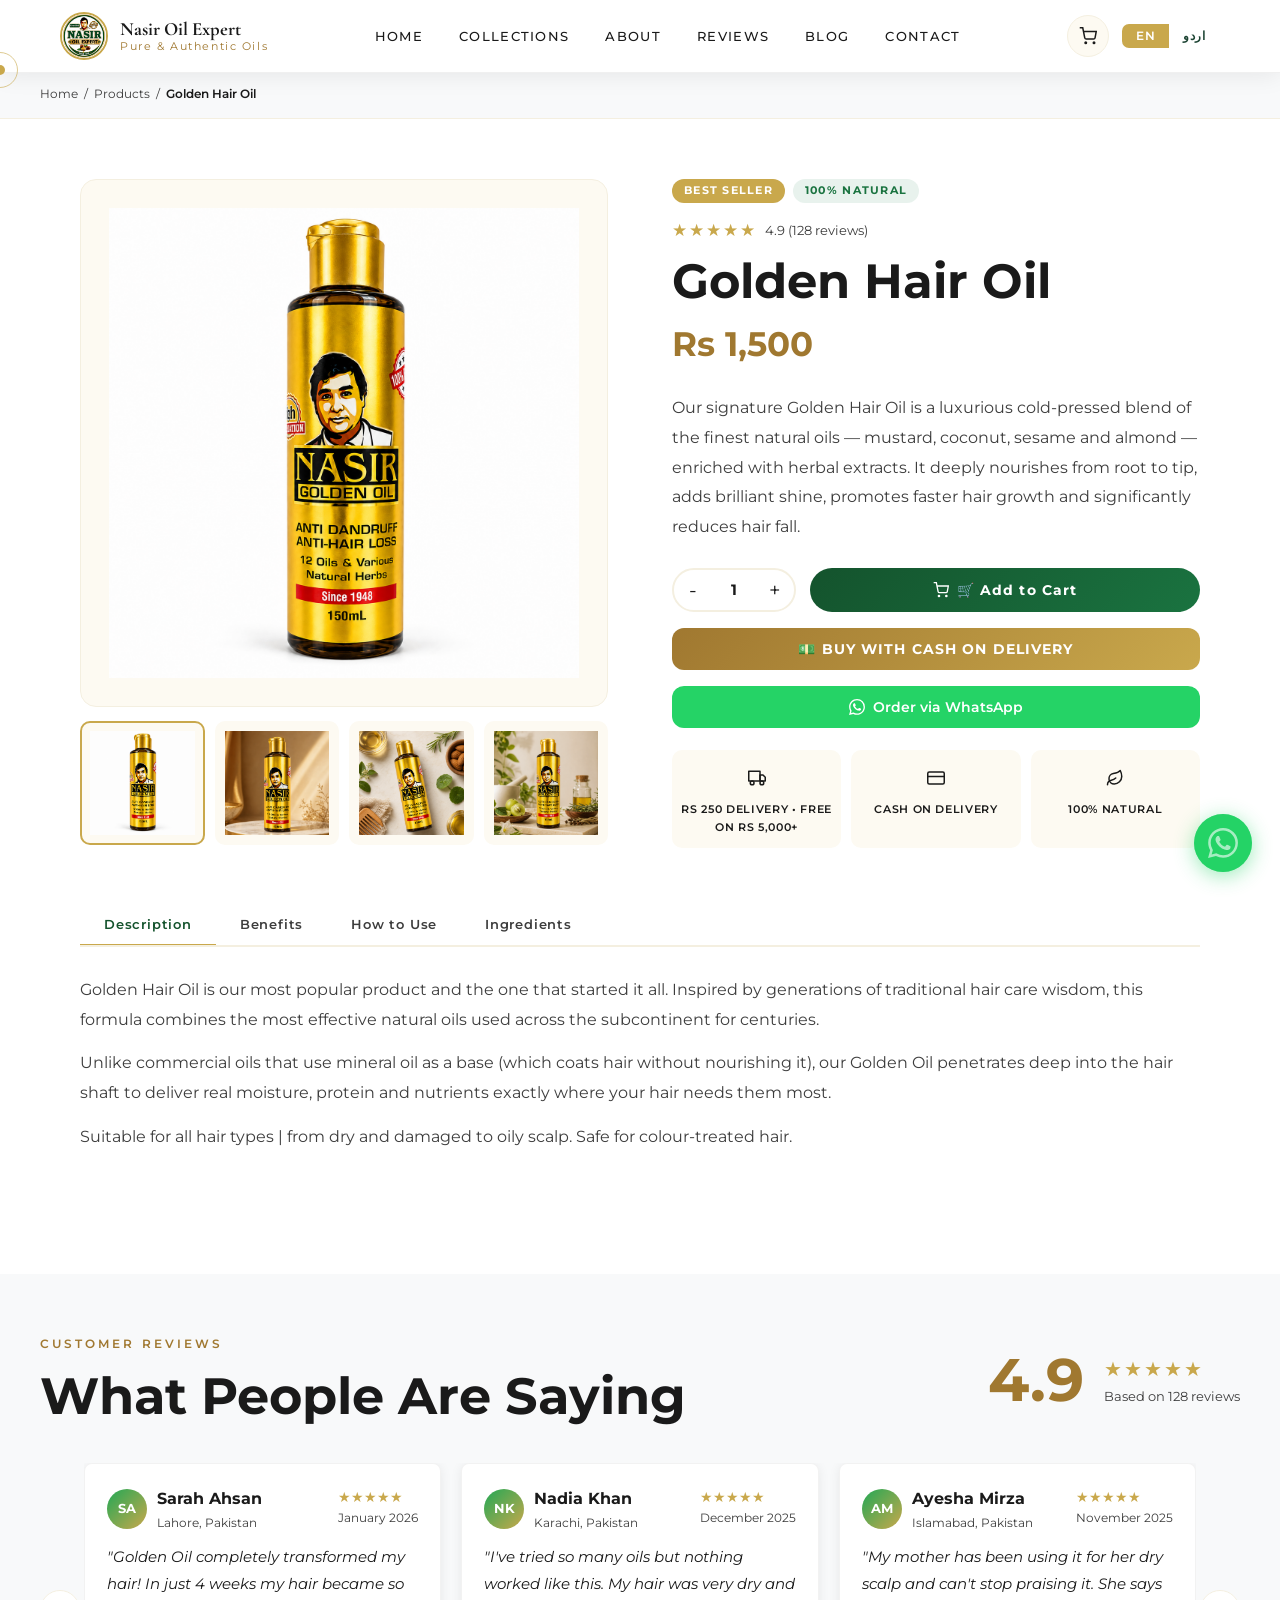
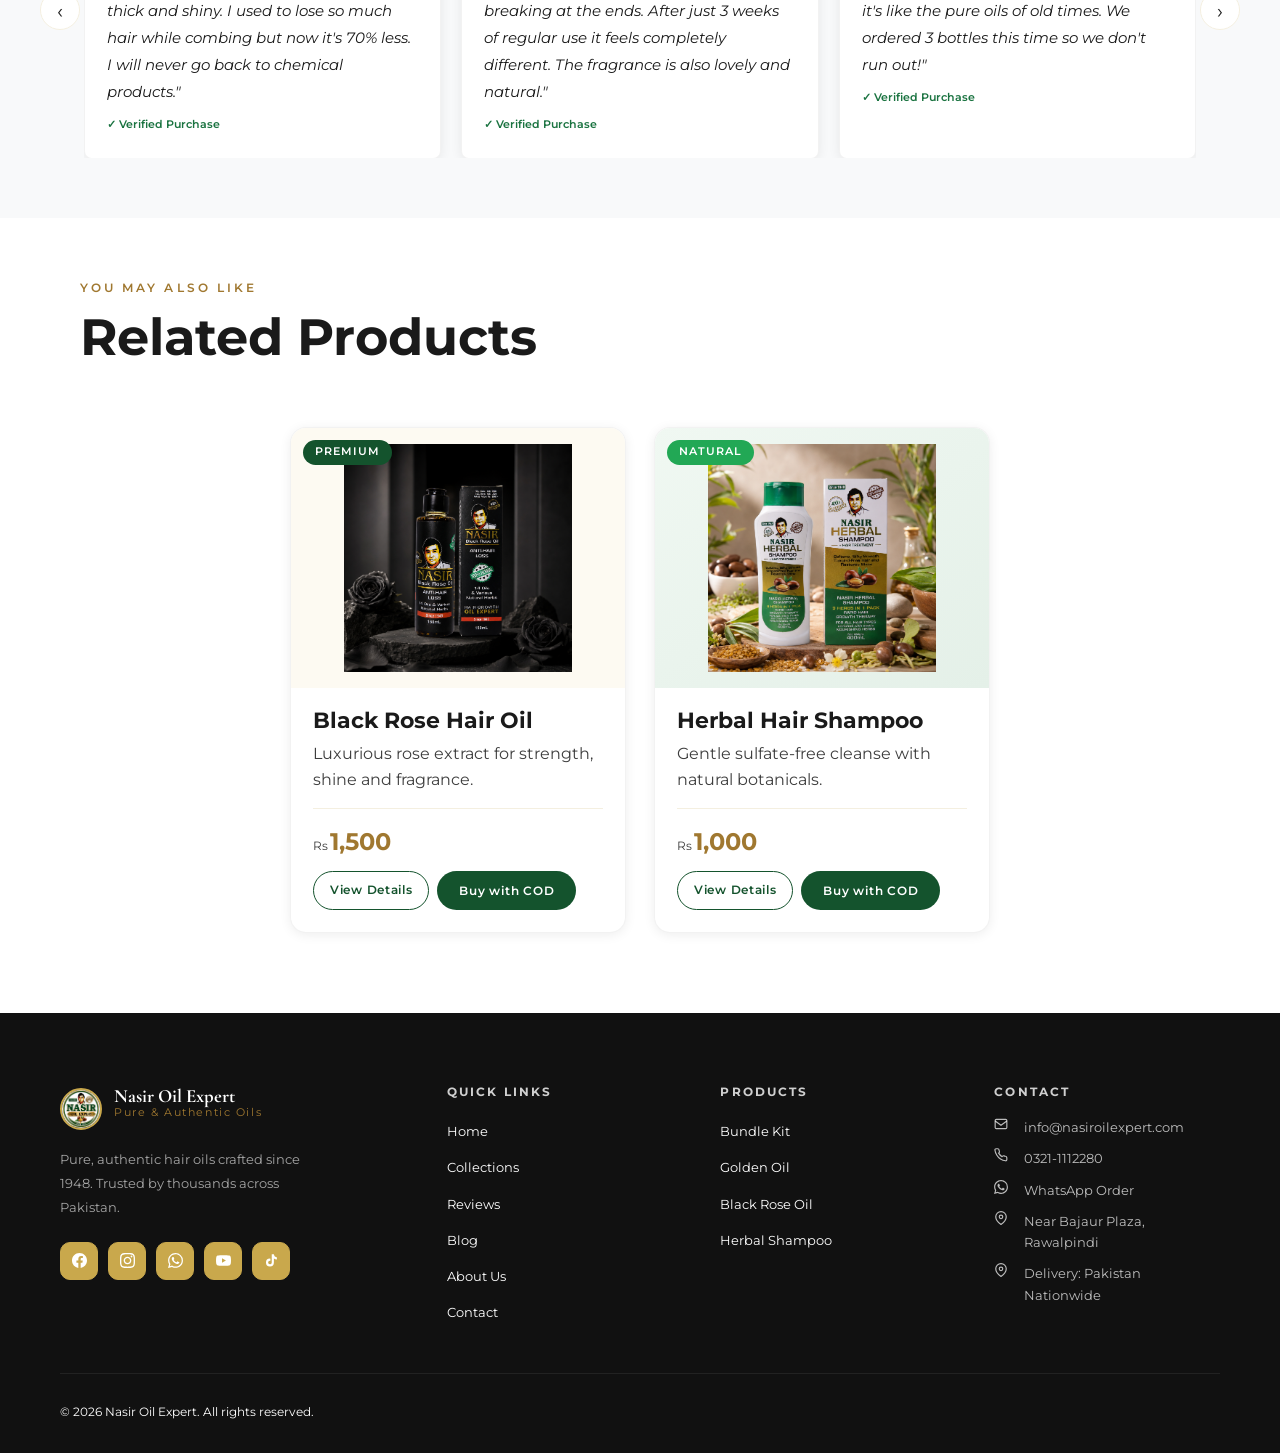
<file: golden-oil.html>
<!DOCTYPE html>
<html lang="en">
<head>
<!-- Google tag (gtag.js) -->
<script async src="https://www.googletagmanager.com/gtag/js?id=G-N2RWM9N4GE"></script>
<script>
  window.dataLayer = window.dataLayer || [];
  function gtag(){dataLayer.push(arguments);}
  gtag('js', new Date());
  gtag('config', 'G-N2RWM9N4GE');
</script>
<!-- Meta Pixel Code -->
<script>
!function(f,b,e,v,n,t,s)
{if(f.fbq)return;n=f.fbq=function(){n.callMethod?
n.callMethod.apply(n,arguments):n.queue.push(arguments)};
if(!f._fbq)f._fbq=n;n.push=n;n.loaded=!0;n.version='2.0';
n.queue=[];t=b.createElement(e);t.async=!0;
t.src=v;s=b.getElementsByTagName(e)[0];
s.parentNode.insertBefore(t,s)}(window, document,'script',
'https://connect.facebook.net/en_US/fbevents.js');
fbq('init', '1622312982781463');
fbq('track', 'PageView');
</script>
<noscript><img height="1" width="1" style="display:none"
src="https://www.facebook.com/tr?id=1622312982781463&ev=PageView&noscript=1"
/></noscript>
<!-- End Meta Pixel Code -->
  <meta charset="UTF-8" />
  <meta name="viewport" content="width=device-width, initial-scale=1.0" />
  <title>Golden Hair Oil |  Nasir Oil Expert</title>
  <meta name="description" content="Golden Hair Oil by Nasir Oil Expert | Cold-pressed blend of premium oils for deep nourishment, shine and hair growth. Rs 1,500. Nationwide delivery." />
  <link rel="canonical" href="https://nasiroilexpert.com/golden-oil" />
  <meta property="og:type" content="product" />
  <meta property="og:url" content="https://nasiroilexpert.com/golden-oil" />
  <meta property="og:title" content="Golden Hair Oil | Nasir Oil Expert" />
  <meta property="og:description" content="Cold-pressed blend of premium oils for deep nourishment, shine and hair growth. Rs 1,500. Nationwide delivery in Pakistan." />
  <meta property="og:image" content="https://nasiroilexpert.com/images/golden/golden-oil-hero.png" />
  <meta property="og:site_name" content="Nasir Oil Expert" />
  <meta name="twitter:card" content="summary_large_image" />
  <meta name="twitter:title" content="Golden Hair Oil | Nasir Oil Expert" />
  <meta name="twitter:description" content="Cold-pressed blend of premium oils for deep nourishment, shine and hair growth. Rs 1,500." />
  <meta name="twitter:image" content="https://nasiroilexpert.com/images/golden/golden-oil-hero.png" />
  <script type="application/ld+json">
  {
    "@context": "https://schema.org",
    "@type": "Product",
    "name": "Golden Hair Oil",
    "description": "Cold-pressed blend of premium natural oils formulated for deep nourishment, shine and hair growth. Suitable for all hair types.",
    "image": "https://nasiroilexpert.com/images/golden/golden-oil-hero.png",
    "url": "https://nasiroilexpert.com/golden-oil",
    "brand": { "@type": "Brand", "name": "Nasir Oil Expert" },
    "offers": {
      "@type": "Offer",
      "priceCurrency": "PKR",
      "price": "1500",
      "availability": "https://schema.org/InStock",
      "seller": { "@type": "Organization", "name": "Nasir Oil Expert" },
      "shippingDetails": {
        "@type": "OfferShippingDetails",
        "shippingDestination": { "@type": "DefinedRegion", "addressCountry": "PK" }
      }
    },
    "aggregateRating": {
      "@type": "AggregateRating",
      "ratingValue": "4.9",
      "reviewCount": "150",
      "bestRating": "5"
    }
  }
  </script>
  <link rel="preconnect" href="https://fonts.googleapis.com" />
  <link rel="preconnect" href="https://fonts.gstatic.com" crossorigin />
  <link href="https://fonts.googleapis.com/css2?family=Cormorant+Garamond:ital,wght@0,400;0,600;0,700;1,400&family=Montserrat:wght@300;400;500;600;700&family=Noto+Nastaliq+Urdu:wght@400;700&display=swap" rel="stylesheet" />
  <link rel="stylesheet" href="styles3.css?v=4" />
  <style>
    /* ===== PRODUCT DETAIL PAGE ===== */
    .pd-section { max-width:1200px; margin:0 auto; padding:60px 40px 80px; }
    .pd-layout { display:grid; grid-template-columns:1fr 1fr; gap:64px; align-items:start; }

    /* Gallery */
    .pd-gallery { position:sticky; top:100px; }
    .pd-main-img {
      width:100%; aspect-ratio:1/1;
      background:var(--cream);
      border-radius:var(--radius);
      overflow:hidden;
      display:flex; align-items:center; justify-content:center;
      margin-bottom:14px;
      border:1px solid var(--cream-dark);
    }
    .pd-main-img img { width:100%; height:100%; object-fit:contain; padding:28px; transition:transform 0.5s ease; }
    .pd-main-img:hover img { transform:scale(1.06); }
    .pd-thumbs { display:grid; grid-template-columns:repeat(4,1fr); gap:10px; }
    .pd-thumb {
      aspect-ratio:1/1;
      border-radius:10px;
      overflow:hidden;
      background:var(--cream);
      border:2px solid transparent;
      cursor:pointer;
      transition:all 0.3s ease;
      display:flex; align-items:center; justify-content:center;
    }
    .pd-thumb.active { border-color:var(--gold); }
    .pd-thumb:hover { border-color:var(--green-mid); }
    .pd-thumb img { width:100%; height:100%; object-fit:contain; padding:8px; }

    /* Info panel */
    .pd-badge-row { display:flex; gap:8px; flex-wrap:wrap; margin-bottom:14px; }
    .pd-badge {
      font-family:'Montserrat',sans-serif; font-size:0.62rem; font-weight:700;
      letter-spacing:0.12em; text-transform:uppercase;
      padding:4px 12px; border-radius:20px;
    }
    .pd-badge.bestseller { background:var(--gold); color:var(--white); }
    .pd-badge.natural    { background:rgba(64,145,108,0.12); color:var(--green-mid); }
    .pd-rating { display:flex; align-items:center; gap:8px; margin-bottom:10px; }
    .pd-stars { color:var(--gold); font-size:1rem; letter-spacing:2px; }
    .pd-rating-count { font-family:'Montserrat',sans-serif; font-size:0.75rem; color:var(--text-light); }
    .pd-name { font-size:clamp(1.8rem,4vw,2.8rem); line-height:1.1; margin-bottom:10px; font-family:'Montserrat',sans-serif; }
    .pd-price-row { display:flex; align-items:center; gap:16px; margin-bottom:22px; }
    .pd-price { font-size:2rem; font-weight:700; color:var(--gold-dark); font-family:'Montserrat',sans-serif; }
    .pd-price-old { font-size:1rem; color:var(--text-light); text-decoration:line-through; font-family:'Montserrat',sans-serif; }
    .pd-desc { font-family:'Montserrat',sans-serif; font-size:0.92rem; color:var(--text-light); line-height:1.9; margin-bottom:26px; }

    /* Qty + Cart */
    .pd-actions { display:flex; gap:14px; align-items:center; flex-wrap:wrap; margin-bottom:16px; }
    .qty-wrap { display:flex; align-items:center; gap:0; border:2px solid var(--cream-dark); border-radius:30px; overflow:hidden; }
    .qty-wrap button { width:38px; height:40px; background:none; border:none; font-size:1.2rem; cursor:pointer; color:var(--text-dark); transition:background 0.2s; }
    .qty-wrap button:hover { background:var(--cream); }
    .qty-wrap span { width:44px; text-align:center; font-family:'Montserrat',sans-serif; font-weight:700; font-size:0.9rem; }
    .pd-add-btn {
      flex:1; padding:14px 28px;
      background:linear-gradient(135deg,var(--green-deep),var(--green-mid));
      color:var(--white); border:none; border-radius:30px;
      font-family:'Montserrat',sans-serif; font-size:0.82rem; font-weight:700;
      letter-spacing:0.08em; cursor:pointer;
      transition:all 0.3s cubic-bezier(0.34,1.56,0.64,1);
      display:flex; align-items:center; justify-content:center; gap:8px;
    }
    .pd-add-btn:hover { transform:translateY(-3px) scale(1.03); box-shadow:0 10px 28px rgba(27,67,50,0.3); }
    .pd-add-btn:active { transform:scale(0.97); }
    .pd-add-btn.added { background:linear-gradient(135deg,#2D6A4F,#52B788); box-shadow:0 0 0 3px rgba(82,183,136,0.25); }
    .pd-cod-btn {
      display:flex; align-items:center; justify-content:center; gap:8px;
      width:100%; padding:13px 28px;
      background:linear-gradient(135deg, var(--gold-dark), var(--gold));
      color:#fff; border-radius:12px; border:none; cursor:pointer;
      font-family:'Montserrat',sans-serif; font-size:0.82rem;
      font-weight:700; letter-spacing:0.08em; text-transform:uppercase;
      transition:all 0.3s ease; margin-bottom:16px; text-decoration:none;
    }
    .pd-cod-btn:hover { transform:translateY(-2px); box-shadow:0 10px 28px rgba(160,120,48,0.3); }
    .pd-wa-btn {
      width:100%; padding:13px;
      background:#25D366; color:#fff; border:none; border-radius:12px;
      font-family:'Montserrat',sans-serif; font-size:0.8rem; font-weight:600;
      cursor:pointer; text-decoration:none;
      display:flex; align-items:center; justify-content:center; gap:8px;
      transition:all 0.3s ease; margin-bottom:22px;
    }
    .pd-wa-btn:hover { background:#128C7E; transform:translateY(-2px); }

    /* Trust badges */
    .pd-trust { display:grid; grid-template-columns:repeat(3,1fr); gap:10px; }
    .trust-item { text-align:center; padding:12px 8px; background:var(--cream); border-radius:10px; }
    .trust-item .t-icon { font-size:1.3rem; margin-bottom:4px; }
    .trust-item p { font-family:'Montserrat',sans-serif; font-size:0.64rem; font-weight:600; color:var(--text-mid); text-transform:uppercase; letter-spacing:0.06em; }

    /* Tabs */
    .pd-tabs { margin-top:56px; }
    .tab-nav { display:flex; border-bottom:2px solid var(--cream-dark); gap:0; overflow-x:auto; }
    .tab-btn {
      padding:12px 24px; font-family:'Montserrat',sans-serif; font-size:0.78rem;
      font-weight:600; letter-spacing:0.06em; color:var(--text-light);
      background:none; border:none; cursor:pointer; white-space:nowrap;
      border-bottom:3px solid transparent; margin-bottom:-2px;
      transition:all 0.3s ease;
    }
    .tab-btn.active { color:var(--green-deep); border-bottom-color:var(--gold); }
    .tab-btn:hover { color:var(--green-mid); }
    .tab-panel { display:none; padding:28px 0; }
    .tab-panel.active { display:block; }
    .tab-panel p { font-family:'Montserrat',sans-serif; font-size:0.92rem; color:var(--text-light); line-height:1.9; margin-bottom:14px; }
    .benefit-list { list-style:none; display:grid; grid-template-columns:1fr 1fr; gap:10px; }
    .benefit-list li { display:flex; align-items:flex-start; gap:10px; font-family:'Montserrat',sans-serif; font-size:0.85rem; color:var(--text-mid); }
    .benefit-list li::before { content:'\2713'; color:var(--green-mid); font-weight:700; flex-shrink:0; margin-top:1px; }
    .how-to-step { display:flex; gap:16px; margin-bottom:18px; align-items:flex-start; }
    .step-circle { width:36px; height:36px; border-radius:50%; background:var(--green-deep); color:#fff; display:flex; align-items:center; justify-content:center; font-family:'Montserrat',sans-serif; font-size:0.78rem; font-weight:700; flex-shrink:0; }
    .step-text h4 { font-size:0.95rem; color:var(--text-dark); margin-bottom:3px; }
    .step-text p { font-family:'Montserrat',sans-serif; font-size:0.82rem; color:var(--text-light); margin:0; }
    .ingr-grid { display:grid; grid-template-columns:repeat(2,1fr); gap:12px; }
    .ingr-item { display:flex; align-items:center; gap:12px; padding:12px 14px; background:var(--cream); border-radius:10px; }
    .ingr-icon { font-size:1.4rem; flex-shrink:0; }
    .ingr-item h4 { font-size:0.88rem; color:var(--text-dark); margin-bottom:2px; }
    .ingr-item p { font-family:'Montserrat',sans-serif; font-size:0.72rem; color:var(--text-light); margin:0; }

    /* Reviews */
    .reviews-section { background:var(--bg-light); padding:60px 40px; }
    .reviews-inner { max-width:1200px; margin:0 auto; }
    .reviews-header { display:flex; justify-content:space-between; align-items:center; margin-bottom:36px; flex-wrap:wrap; gap:16px; }
    .overall-rating { display:flex; align-items:center; gap:20px; }
    .rating-big { font-size:3.5rem; font-weight:700; color:var(--gold-dark); font-family:'Montserrat',sans-serif; line-height:1; }
    .rating-info .stars { color:var(--gold); font-size:1.2rem; letter-spacing:2px; }
    .rating-info p { font-family:'Montserrat',sans-serif; font-size:0.75rem; color:var(--text-light); margin-top:2px; }
    .reviews-grid { display:grid; grid-template-columns:repeat(2,1fr); gap:20px; }
    .review-card { background:var(--white); border-radius:var(--radius-sm); padding:22px; border:1px solid rgba(0,0,0,0.05); box-shadow:var(--shadow-sm); transition:all 0.3s ease; }
    .review-card:hover { box-shadow:var(--shadow-md); transform:translateY(-3px); }
    .review-top { display:flex; justify-content:space-between; align-items:flex-start; margin-bottom:12px; }
    .reviewer { display:flex; align-items:center; gap:10px; }
    .reviewer-avatar { width:40px; height:40px; border-radius:50%; background:linear-gradient(135deg,var(--green-light),var(--gold)); display:flex; align-items:center; justify-content:center; font-family:'Montserrat',sans-serif; font-weight:700; font-size:0.78rem; color:#fff; flex-shrink:0; }
    .reviewer-name { font-size:0.92rem; font-weight:700; color:var(--text-dark); margin-bottom:2px; }
    .reviewer-loc { font-family:'Montserrat',sans-serif; font-size:0.7rem; color:var(--text-light); }
    .review-stars { color:var(--gold); font-size:0.85rem; }
    .review-date { font-family:'Montserrat',sans-serif; font-size:0.68rem; color:var(--text-light); }
    .review-text { font-family:'Montserrat',sans-serif; font-size:0.88rem; color:var(--text-mid); line-height:1.8; direction:ltr; text-align:left; font-style:italic; }
    .lang-ur .review-text { font-family:'Noto Nastaliq Urdu','Jameel Noori Nastaleeq',serif; font-size:0.9rem; line-height:2.2; direction:rtl; text-align:right; font-style:normal; }
    .review-verified { display:inline-flex; align-items:center; gap:4px; margin-top:10px; font-family:'Montserrat',sans-serif; font-size:0.65rem; color:var(--green-mid); font-weight:600; }

    /* Related */
    .related-section { padding:60px 40px 80px; max-width:1200px; margin:0 auto; }

    @media(max-width:900px){ .pd-layout{grid-template-columns:1fr;} .pd-gallery{position:static;} }
    @media(max-width:768px){ .pd-section{padding:40px 20px 60px;} .reviews-section{padding:40px 20px;} .related-section{padding:40px 20px 60px;} .reviews-grid{grid-template-columns:1fr;} .benefit-list,.ingr-grid{grid-template-columns:1fr;} .pd-trust{grid-template-columns:1fr 1fr;} .products-grid{grid-template-columns:1fr!important;} }

    /* Always keep navbar solid on product pages */
    #navbar { background:rgba(255,255,255,0.97) !important; backdrop-filter:blur(20px) !important; box-shadow:0 2px 24px rgba(0,0,0,0.08) !important; border-bottom:1px solid rgba(0,0,0,0.06) !important; padding:12px 60px !important; }
    #navbar .nav-logo-text { color:var(--text-dark) !important; }
    #navbar .nav-logo-text span { color:var(--gold-dark) !important; }
    #navbar .nav-links a { color:var(--text-mid) !important; }
    #navbar .nav-links a:hover, #navbar .nav-links a.active { color:var(--gold-dark) !important; }
    #navbar .cart-icon-btn { color:var(--text-dark) !important; }
    @media(max-width:1024px){ #navbar { padding:12px 32px !important; } }
    @media(max-width:768px){ #navbar { padding:12px 20px !important; } }

    @media(max-width:768px){
      #navbar { padding:12px 20px !important; }
      .pd-section { padding:40px 16px 60px; overflow-x:hidden; }
      .pd-layout { grid-template-columns:1fr; gap:32px; }
      .pd-gallery { position:static; }
      .pd-info { min-width:0; }
      .pd-actions { flex-wrap:wrap; }
      .pd-btn-cart { min-width:0; width:100%; }
    }
  </style>
<script>if(typeof fbq==='function'){fbq('track','ViewContent',{value:1500,currency:'PKR',content_name:'Nasir Golden Oil',content_ids:['golden-oil'],content_type:'product'});}</script>
</head>
<body>

<div class="cursor"></div>
<div class="cursor-follower"></div>

<!-- NAVBAR -->
<nav class="navbar scrolled" id="navbar">
  <a href="/" class="nav-logo">
    <img src="images/logo.png" alt="Nasir Oil Expert" class="nav-logo-img">
    <div class="nav-logo-text">Nasir Oil Expert<span>Pure &amp; Authentic Oils</span></div>
  </a>
  <ul class="nav-links">
    <li><a href="/" data-i18n="nav.home">Home</a></li>
    <li class="nav-has-dropdown"><a href="products" data-i18n="nav.collections">Collections &#9660;</a><ul class="nav-dropdown"><li><a href="bundle-kit" data-i18n="nav.bundleKit">Bundle Kit</a></li><li><a href="golden-oil" data-i18n="nav.goldenOil">Golden Oil</a></li><li><a href="black-rose-oil" data-i18n="nav.blackRoseOil">Black Rose Oil</a></li><li><a href="herbal-shampoo" data-i18n="nav.herbalShampoo">Herbal Shampoo</a></li></ul></li>
    <li><a href="about" data-i18n="nav.about">About</a></li>
    <li><a href="reviews" data-i18n="nav.reviews">Reviews</a></li><li><a href="/blog/" data-i18n="nav.blog">Blog</a></li>
    <li><a href="contact" data-i18n="nav.contact">Contact</a></li>
  </ul>
  <div class="nav-right">
    <a href="cart" class="cart-icon-btn" title="Cart">
      <svg width="18" height="18" fill="none" stroke="currentColor" stroke-width="2" viewBox="0 0 24 24"><circle cx="9" cy="21" r="1"/><circle cx="20" cy="21" r="1"/><path d="M1 1h4l2.68 13.39a2 2 0 0 0 2 1.61h9.72a2 2 0 0 0 2-1.61L23 6H6"/></svg>
      <span class="cart-count">0</span>
    </a>
    <button class="lang-toggle" onclick="noeToggleLang()" data-active="en" title="Switch Language"><span>EN</span><span>&#1575;&#1585;&#1583;&#1608;</span></button>
  </div>
  <div class="nav-hamburger"><span></span><span></span><span></span></div>
</nav>
<div class="mobile-nav">
  <button class="mobile-nav-close">&#10005;</button>
  <a href="/" data-i18n="nav.home">Home</a>
  <a href="products" data-i18n="nav.collections">Collections</a>
  <a href="bundle-kit" class="mn-sub-link">&#9656; <span data-i18n="nav.bundleKit">Bundle Kit</span></a>
  <a href="golden-oil" class="mn-sub-link">&#9656; <span data-i18n="nav.goldenOil">Golden Oil</span></a>
  <a href="black-rose-oil" class="mn-sub-link">&#9656; <span data-i18n="nav.blackRoseOil">Black Rose Oil</span></a>
  <a href="herbal-shampoo" class="mn-sub-link">&#9656; <span data-i18n="nav.herbalShampoo">Herbal Shampoo</span></a>
  <a href="about" data-i18n="nav.about">About</a>
  <a href="contact" data-i18n="nav.contact">Contact</a>
  <a href="reviews" data-i18n="nav.reviews">Reviews</a>
  <a href="/blog/" data-i18n="nav.blog">Blog</a>
  <button class="lang-toggle" onclick="noeToggleLang()" data-active="en" title="Switch Language"><span>EN</span><span>&#1575;&#1585;&#1583;&#1608;</span></button>
</div>

<!-- BREADCRUMB -->
<div style="background:var(--bg-light);padding:14px 40px;border-bottom:1px solid var(--cream-dark);margin-top:70px;">
  <div style="max-width:1200px;margin:0 auto;font-family:'Montserrat',sans-serif;font-size:0.72rem;color:var(--text-light);">
    <a href="/" style="color:var(--text-light);" data-i18n="bc.home">Home</a> &nbsp;/&nbsp;
    <a href="products" style="color:var(--text-light);" data-i18n="bc.products">Products</a> &nbsp;/&nbsp;
    <span style="color:var(--text-dark);font-weight:600;" data-i18n="bc.golden">Golden Hair Oil</span>
  </div>
</div>

<!-- PRODUCT DETAIL -->
<div class="pd-section">
  <div class="pd-layout">

    <!-- GALLERY -->
    <div class="pd-gallery reveal-left">
      <div class="pd-main-img" id="pdMainImg">
        <img src="images/golden/1.png" alt="Golden Hair Oil" id="pdMainImgEl">
      </div>
      <div class="pd-thumbs">
        <div class="pd-thumb active" onclick="switchImg('images/golden/1.png',this)">
          <img src="images/golden/1.png" alt="Golden Oil view 1">
        </div>
        <div class="pd-thumb" onclick="switchImg('images/golden/4.png',this)">
          <img src="images/golden/4.png" alt="Golden Oil view 2">
        </div>
        <div class="pd-thumb" onclick="switchImg('images/golden/3.png',this)">
          <img src="images/golden/3.png" alt="Golden Oil view 3">
        </div>
        <div class="pd-thumb" onclick="switchImg('images/golden/5.png',this)">
          <img src="images/golden/5.png" alt="Golden Oil view 4">
        </div>
      </div>
    </div>

    <!-- INFO -->
    <div class="reveal-right">
      <div class="pd-badge-row">
        <span class="pd-badge bestseller" data-i18n="pd.badge.best">Best Seller</span>
        <span class="pd-badge natural" data-i18n="pd.badge.natural">100% Natural</span>
      </div>
      <div class="pd-rating">
        <span class="pd-stars">&#9733;&#9733;&#9733;&#9733;&#9733;</span>
        <span class="pd-rating-count">4.9 (128 reviews)</span>
      </div>
      <h1 class="pd-name" data-i18n="pd.golden.name">Golden Hair Oil</h1>
      <div class="pd-price-row">
        <span class="pd-price">Rs 1,500</span>
      </div>
      <p class="pd-desc" data-i18n="pd.golden.desc">
        Our signature Golden Hair Oil is a luxurious cold-pressed blend of the finest natural oils |  mustard, coconut, sesame and almond |  enriched with herbal extracts. It deeply nourishes from root to tip, adds brilliant shine, promotes faster hair growth and significantly reduces hair fall.
      </p>

      <!-- Qty + Add to Cart -->
      <div class="pd-actions">
        <div class="qty-wrap">
          <button onclick="pdQtyChange(-1)">-</button>
          <span id="pdQty">1</span>
          <button onclick="pdQtyChange(1)">+</button>
        </div>
        <button class="pd-add-btn" id="pdAddBtn" onclick="pdAddToCart()">
          <svg width="16" height="16" fill="none" stroke="currentColor" stroke-width="2" viewBox="0 0 24 24"><circle cx="9" cy="21" r="1"/><circle cx="20" cy="21" r="1"/><path d="M1 1h4l2.68 13.39a2 2 0 0 0 2 1.61h9.72a2 2 0 0 0 2-1.61L23 6H6"/></svg>
          <span data-i18n="pd.addCart">Add to Cart</span>
        </button>
      </div>

      <button class="pd-cod-btn" onclick="pdCODBuy()">
        <span data-i18n="pd.cod.buy">Buy with Cash on Delivery</span>
      </button>

      <button class="pd-wa-btn" onclick="openWaModal('Golden Hair Oil', 1500 * pdQty)">
        <svg width="16" height="16" fill="white" viewBox="0 0 24 24"><path d="M17.472 14.382c-.297-.149-1.758-.867-2.03-.967-.273-.099-.471-.148-.67.15-.197.297-.767.966-.94 1.164-.173.199-.347.223-.644.075-.297-.15-1.255-.463-2.39-1.475-.883-.788-1.48-1.761-1.653-2.059-.173-.297-.018-.458.13-.606.134-.133.298-.347.446-.52.149-.174.198-.298.298-.497.099-.198.05-.371-.025-.52-.075-.149-.669-1.612-.916-2.207-.242-.579-.487-.5-.669-.51-.173-.008-.371-.01-.57-.01-.198 0-.52.074-.792.372-.272.297-1.04 1.016-1.04 2.479 0 1.462 1.065 2.875 1.213 3.074.149.198 2.096 3.2 5.077 4.487.709.306 1.262.489 1.694.625.712.227 1.36.195 1.871.118.571-.085 1.758-.719 2.006-1.413.248-.694.248-1.289.173-1.413-.074-.124-.272-.198-.57-.347m-5.421 7.403h-.004a9.87 9.87 0 01-5.031-1.378l-.361-.214-3.741.982.998-3.648-.235-.374a9.86 9.86 0 01-1.51-5.26c.001-5.45 4.436-9.884 9.888-9.884 2.64 0 5.122 1.03 6.988 2.898a9.825 9.825 0 012.893 6.994c-.003 5.45-4.437 9.884-9.885 9.884m8.413-18.297A11.815 11.815 0 0012.05 0C5.495 0 .16 5.335.157 11.892c0 2.096.547 4.142 1.588 5.945L.057 24l6.305-1.654a11.882 11.882 0 005.683 1.448h.005c6.554 0 11.89-5.335 11.893-11.893a11.821 11.821 0 00-3.48-8.413z"/></svg>
        <span data-i18n="pd.wa.order">Order via WhatsApp</span>
      </button>

      <div class="pd-trust">
        <div class="trust-item"><div class="t-icon"><svg width="18" height="18" viewBox="0 0 24 24" fill="none" stroke="currentColor" stroke-width="2" stroke-linecap="round" stroke-linejoin="round"><rect x="1" y="3" width="15" height="13"/><polygon points="16 8 20 8 23 11 23 16 16 16 16 8"/><circle cx="5.5" cy="18.5" r="2.5"/><circle cx="18.5" cy="18.5" r="2.5"/></svg></div><p data-i18n="pd.perk.delivery">Rs 250 delivery  Free on Rs 5,000+</p></div>
        <div class="trust-item"><div class="t-icon"><svg width="18" height="18" viewBox="0 0 24 24" fill="none" stroke="currentColor" stroke-width="2" stroke-linecap="round" stroke-linejoin="round"><rect x="1" y="4" width="22" height="16" rx="2" ry="2"/><line x1="1" y1="10" x2="23" y2="10"/></svg></div><p data-i18n="pd.perk.cod">Cash on Delivery</p></div>
        <div class="trust-item"><div class="t-icon"><svg width="18" height="18" viewBox="0 0 24 24" fill="none" stroke="currentColor" stroke-width="2" stroke-linecap="round" stroke-linejoin="round"><path d="M11 20A7 7 0 0 1 9.8 6.1C15.5 5 17 4.48 19 2c1 2 2 4.18 2 8 0 5.5-4.78 10-10 10z"/><path d="M2 21c0-3 1.85-5.36 5.08-6C9.5 14.52 12 13 13 12"/></svg></div><p data-i18n="pd.perk.natural100">100% Natural</p></div>
      </div>
    </div>
  </div>

  <!-- TABS -->
  <div class="pd-tabs">
    <div class="tab-nav">
      <button class="tab-btn active" onclick="switchTab('description',this)" data-i18n="pd.tab.desc">Description</button>
      <button class="tab-btn" onclick="switchTab('benefits',this)" data-i18n="pd.tab.benefits">Benefits</button>
      <button class="tab-btn" onclick="switchTab('howtouse',this)" data-i18n="pd.tab.use">How to Use</button>
      <button class="tab-btn" onclick="switchTab('ingredients',this)" data-i18n="pd.tab.ing">Ingredients</button>
    </div>

    <div class="tab-panel active" id="tab-description">
      <p>Golden Hair Oil is our most popular product and the one that started it all. Inspired by generations of traditional hair care wisdom, this formula combines the most effective natural oils used across the subcontinent for centuries.</p>
      <p>Unlike commercial oils that use mineral oil as a base (which coats hair without nourishing it), our Golden Oil penetrates deep into the hair shaft to deliver real moisture, protein and nutrients exactly where your hair needs them most.</p>
      <p>Suitable for all hair types |  from dry and damaged to oily scalp. Safe for colour-treated hair.</p>
    </div>

    <div class="tab-panel" id="tab-benefits">
      <ul class="benefit-list">
        <li>Reduces hair fall and stops breakage</li>
        <li>Prevents premature hair whitening / greying</li>
        <li>Eliminates dandruff from roots</li>
        <li>Strengthens hair roots and follicles</li>
        <li>Deeply conditions and removes dryness</li>
        <li>Promotes new hair growth</li>
        <li>Adds shine and volume to lifeless hair</li>
        <li>Strengthens weak and brittle hair</li>
      </ul>
    </div>

    <div class="tab-panel" id="tab-howtouse">
      <p style="font-family:'Montserrat',sans-serif;font-size:0.78rem;color:var(--green-mid);font-weight:700;margin-bottom:18px;letter-spacing:0.06em;text-transform:uppercase;">Complete 45-day Treatment Plan</p>
      <div class="how-to-step"><div class="step-circle" style="background:var(--gold);min-width:36px;">10</div><div class="step-text"><h4 data-i18n="pd.phase1.h4">Phase 1 |  Black Rose Oil (10 Nights)</h4><p>Apply Black Rose Oil to hair roots every night for 10 consecutive nights. Wash hair with Nasir Herbal Shampoo in the morning.</p></div></div>
      <div class="how-to-step"><div class="step-circle" style="min-width:36px;">5</div><div class="step-text"><h4 data-i18n="pd.phase2.h4">Phase 2 |  Golden Oil (5 Days)</h4><p>Apply Golden Oil to hair roots and massage gently into the scalp. Leave overnight and wash with Nasir Herbal Shampoo the next morning.</p></div></div>
      <div class="how-to-step"><div class="step-circle" style="min-width:36px;">5</div><div class="step-text"><h4 data-i18n="pd.phase3.h4">Phase 3 |  Alternating Oils (5 Days)</h4><p>Continue alternating Black Rose Oil and Golden Oil daily. Wash with Nasir Herbal Shampoo each time.</p></div></div>
      <div style="background:var(--cream);border-radius:10px;padding:14px 18px;margin-top:10px;font-family:'Montserrat',sans-serif;font-size:0.76rem;color:var(--text-light);line-height:1.8;">
        <strong style="color:var(--text-dark);">Note:</strong> After 45 days, alternate Black Rose Oil and Golden Oil in 5-day cycles. Continue for 4045 days for full results.
      </div>
    </div>

    <div class="tab-panel" id="tab-ingredients">
      <div class="ingr-grid">
        <div class="ingr-item"><div class="ingr-icon"><svg width="18" height="18" viewBox="0 0 24 24" fill="none" stroke="currentColor" stroke-width="2" stroke-linecap="round" stroke-linejoin="round"><path d="M12 2.69l5.66 5.66a8 8 0 1 1-11.31 0z"/></svg></div><div><h4 data-i18n="pd.ing.mustard">Mustard Oil</h4><p>Stimulates blood circulation and promotes growth</p></div></div>
        <div class="ingr-item"><div class="ingr-icon"><svg width="18" height="18" viewBox="0 0 24 24" fill="none" stroke="currentColor" stroke-width="2" stroke-linecap="round" stroke-linejoin="round"><path d="M12 2.69l5.66 5.66a8 8 0 1 1-11.31 0z"/></svg></div><div><h4 data-i18n="pd.ing.coconut">Coconut Oil</h4><p>Deep conditioning and protein protection</p></div></div>
        <div class="ingr-item"><div class="ingr-icon">?</div><div><h4 data-i18n="pd.ing.sesame">Sesame Oil</h4><p>Rich in antioxidants, nourishes scalp deeply</p></div></div>
        <div class="ingr-item"><div class="ingr-icon"><svg width="18" height="18" viewBox="0 0 24 24" fill="none" stroke="currentColor" stroke-width="2" stroke-linecap="round" stroke-linejoin="round"><path d="M12 2.69l5.66 5.66a8 8 0 1 1-11.31 0z"/></svg></div><div><h4 data-i18n="pd.ing.almond">Almond Oil</h4><p>Vitamins E and D for stronger, shinier hair</p></div></div>
        <div class="ingr-item"><div class="ingr-icon"><svg width="18" height="18" viewBox="0 0 24 24" fill="none" stroke="currentColor" stroke-width="2" stroke-linecap="round" stroke-linejoin="round"><path d="M12 2.69l5.66 5.66a8 8 0 1 1-11.31 0z"/></svg></div><div><h4 data-i18n="pd.ing.amla">Amla Extract</h4><p>Traditional Ayurvedic herb for hair darkening</p></div></div>
        <div class="ingr-item"><div class="ingr-icon"><svg width="18" height="18" viewBox="0 0 24 24" fill="none" stroke="currentColor" stroke-width="2" stroke-linecap="round" stroke-linejoin="round"><path d="M12 2.69l5.66 5.66a8 8 0 1 1-11.31 0z"/></svg></div><div><h4 data-i18n="pd.ing.bhringraj">Bhringraj</h4><p>Reduces hair fall and delays premature greying</p></div></div>
      </div>
    </div>
  </div>
</div>

<!-- REVIEWS -->
<section class="reviews-section">
  <div class="reviews-inner">
    <div class="reviews-header">
      <div>
        <div class="section-label" data-i18n="pd.rev.label">Customer Reviews</div>
        <h2 class="section-title" style="margin:6px 0 0;" data-i18n="pd.rev.title">What People Are Saying</h2>
      </div>
      <div class="overall-rating">
        <div class="rating-big">4.9</div>
        <div class="rating-info">
          <div class="stars">&#9733;&#9733;&#9733;&#9733;&#9733;</div>
          <p data-i18n="pd.rev.128">Based on 128 reviews</p>
        </div>
      </div>
    </div>
    <div class="reviews-grid">
      <div class="review-card reveal">
        <div class="review-top">
          <div class="reviewer"><div class="reviewer-avatar">SA</div><div><div class="reviewer-name" data-i18n="go.rev.c1.name">سارہ احسن</div><div class="reviewer-loc" data-i18n="go.rev.c1.loc">لاہور، پاکستان</div></div></div>
          <div><div class="review-stars">&#9733;&#9733;&#9733;&#9733;&#9733;</div><div class="review-date">January 2026</div></div>
        </div>
        <p class="review-text" data-i18n="go.rev.c1.q">"گولڈن آئل نے میرے بالوں کو بالکل بدل دیا! صرف ۴ ہفتوں میں بال کتنے گھنے اور چمکدار ہو گئے۔ پہلے کنگھی کرتے وقت بہت بال گرتے تھے لیکن اب ۷۰٪ کم ہو گئے ہیں۔ میں کبھی کیمیکل پروڈکٹس کی طرف واپس نہیں جاؤں گی۔"</p>
        <div class="review-verified" data-i18n="pd.rev.verified">&#10003; Verified Purchase</div>
      </div>
      <div class="review-card reveal reveal-delay-1">
        <div class="review-top">
          <div class="reviewer"><div class="reviewer-avatar">NK</div><div><div class="reviewer-name" data-i18n="go.rev.c2.name">نادیہ خان</div><div class="reviewer-loc" data-i18n="go.rev.c2.loc">کراچی، پاکستان</div></div></div>
          <div><div class="review-stars">&#9733;&#9733;&#9733;&#9733;&#9733;</div><div class="review-date">December 2025</div></div>
        </div>
        <p class="review-text" data-i18n="go.rev.c2.q">"میں نے بہت سے تیل آزمائے لیکن کوئی اس طرح کام نہیں کیا۔ میرے بال بہت خشک تھے اور سروں سے ٹوٹ رہے تھے۔ صرف ۳ ہفتوں کے باقاعدہ استعمال کے بعد بالکل مختلف محسوس ہوتا ہے۔ خوشبو بھی بہت اچھی اور قدرتی ہے۔"</p>
        <div class="review-verified" data-i18n="pd.rev.verified">&#10003; Verified Purchase</div>
      </div>
      <div class="review-card reveal reveal-delay-2">
        <div class="review-top">
          <div class="reviewer"><div class="reviewer-avatar">AM</div><div><div class="reviewer-name" data-i18n="go.rev.c3.name">عائشہ مرزا</div><div class="reviewer-loc" data-i18n="go.rev.c3.loc">اسلام آباد، پاکستان</div></div></div>
          <div><div class="review-stars">&#9733;&#9733;&#9733;&#9733;&#9733;</div><div class="review-date">November 2025</div></div>
        </div>
        <p class="review-text" data-i18n="go.rev.c3.q">"میری امی اسے خشک کھوپڑی کے لیے استعمال کر رہی ہیں اور تعریف کرتے نہیں تھکتیں۔ کہتی ہیں پرانے زمانے کے خالص تیلوں جیسا ہے۔ اس بار ۳ بوتلیں منگوائیں تاکہ کم نہ پڑے!"</p>
        <div class="review-verified" data-i18n="pd.rev.verified">&#10003; Verified Purchase</div>
      </div>
      <div class="review-card reveal reveal-delay-3">
        <div class="review-top">
          <div class="reviewer"><div class="reviewer-avatar">ZB</div><div><div class="reviewer-name" data-i18n="go.rev.c4.name">زارا بیگ</div><div class="reviewer-loc" data-i18n="go.rev.c4.loc">فیصل آباد، پاکستان</div></div></div>
          <div><div class="review-stars">&#9733;&#9733;&#9733;&#9733;&#9733;</div><div class="review-date">October 2025</div></div>
        </div>
        <p class="review-text" data-i18n="go.rev.c4.q">"تیز ڈیلیوری اور بالکل ویسا ہی جیسا بتایا گیا تھا۔ پیکیجنگ صاف ستھری اور تیل بہت پریمیم محسوس ہوتا ہے۔ بالوں کو دھونے سے ایک رات پہلے لگاتی ہوں اور بال کبھی اتنے نرم نہیں تھے۔ سب کو سفارش کرتی ہوں۔"</p>
        <div class="review-verified" data-i18n="pd.rev.verified">&#10003; Verified Purchase</div>
      </div>
    </div>
  </div>
</section>

<!-- RELATED PRODUCTS -->
<section class="related-section">
  <div class="section-label" style="margin-bottom:8px;" data-i18n="pd.rel.label">You May Also Like</div>
  <h2 class="section-title" style="margin-bottom:36px;" data-i18n="pd.rel.title">Related Products</h2>
  <div class="products-grid" style="grid-template-columns:repeat(2,1fr);max-width:700px;">
    <div class="product-card reveal">
      <div class="product-card-img">
        <img src="images/black-rose/5.png" alt="Black Rose Hair Oil">
        <div class="product-tag" style="background:var(--green-deep);">Premium</div>
        <div class="product-overlay"><a href="black-rose-oil" class="product-overlay-btn">View Details</a></div>
      </div>
      <div class="product-info">
        <h3 class="product-name">Black Rose Hair Oil</h3>
        <p class="product-desc">Luxurious rose extract for strength, shine and fragrance.</p>
        <div class="product-footer">
          <div class="product-price"><span>Rs</span>1,500</div>
          <div class="product-btn-group">
            <a href="black-rose-oil" class="btn-details">View Details</a>
            <button class="btn-cart" onclick="openCodModal('Black Rose Hair Oil',1500)">Buy with COD</button>
          </div>
        </div>
      </div>
    </div>
    <div class="product-card reveal reveal-delay-1">
      <div class="product-card-img" style="background:linear-gradient(145deg,#f0f8f2,#e4f0e8);">
        <img src="images/shampoo/5.png" alt="Herbal Hair Shampoo">
        <div class="product-tag" style="background:var(--green-light);">Natural</div>
        <div class="product-overlay"><a href="herbal-shampoo" class="product-overlay-btn">View Details</a></div>
      </div>
      <div class="product-info">
        <h3 class="product-name">Herbal Hair Shampoo</h3>
        <p class="product-desc">Gentle sulfate-free cleanse with natural botanicals.</p>
        <div class="product-footer">
          <div class="product-price"><span>Rs</span>1,000</div>
          <div class="product-btn-group">
            <a href="herbal-shampoo" class="btn-details">View Details</a>
            <button class="btn-cart" onclick="openCodModal('Herbal Shampoo',1000)">Buy with COD</button>
          </div>
        </div>
      </div>
    </div>
  </div>
</section>

<!-- FOOTER -->
<footer>
  <div class="footer-inner">
    <div class="footer-top">
      <div class="footer-brand">
        <div class="nav-logo" style="margin-bottom:14px;"><img src="images/logo.png" alt="Nasir Oil Expert" style="border-radius:50%;width:42px;height:42px;object-fit:cover;border:2px solid var(--gold);"><span class="nav-logo-text">Nasir Oil Expert<span>Pure &amp; Authentic Oils</span></span></div>
        <p data-i18n="ft.brand.desc">Your destination for natural, effective products that nurture stronger, healthier hair.</p>
        <div class="footer-socials">
          <a href="https://www.facebook.com/share/19QpAj7k6t/" target="_blank" class="social-btn fb" title="Facebook"><svg width="15" height="15" fill="currentColor" viewBox="0 0 24 24"><path d="M24 12.073c0-6.627-5.373-12-12-12s-12 5.373-12 12c0 5.99 4.388 10.954 10.125 11.854v-8.385H7.078v-3.47h3.047V9.43c0-3.007 1.792-4.669 4.533-4.669 1.312 0 2.686.235 2.686.235v2.953H15.83c-1.491 0-1.956.925-1.956 1.874v2.25h3.328l-.532 3.47h-2.796v8.385C19.612 23.027 24 18.062 24 12.073z"/></svg></a>
          <a href="https://www.instagram.com/nasiroilexpert" target="_blank" class="social-btn ig" title="Instagram"><svg width="15" height="15" fill="currentColor" viewBox="0 0 24 24"><path d="M12 2.163c3.204 0 3.584.012 4.85.07 3.252.148 4.771 1.691 4.919 4.919.058 1.265.069 1.645.069 4.849 0 3.205-.012 3.584-.069 4.849-.149 3.225-1.664 4.771-4.919 4.919-1.266.058-1.644.07-4.85.07-3.204 0-3.584-.012-4.849-.07-3.26-.149-4.771-1.699-4.919-4.92-.058-1.265-.07-1.644-.07-4.849 0-3.204.013-3.583.07-4.849.149-3.227 1.664-4.771 4.919-4.919 1.266-.057 1.645-.069 4.849-.069zm0-2.163c-3.259 0-3.667.014-4.947.072-4.358.2-6.78 2.618-6.98 6.98-.059 1.281-.073 1.689-.073 4.948 0 3.259.014 3.668.072 4.948.2 4.358 2.618 6.78 6.98 6.98 1.281.058 1.689.072 4.948.072 3.259 0 3.668-.014 4.948-.072 4.354-.2 6.782-2.618 6.979-6.98.059-1.28.073-1.689.073-4.948 0-3.259-.014-3.667-.072-4.947-.196-4.354-2.617-6.78-6.979-6.98-1.281-.059-1.69-.073-4.949-.073zm0 5.838c-3.403 0-6.162 2.759-6.162 6.162s2.759 6.163 6.162 6.163 6.162-2.759 6.162-6.163c0-3.403-2.759-6.162-6.162-6.162zm0 10.162c-2.209 0-4-1.79-4-4 0-2.209 1.791-4 4-4s4 1.791 4 4c0 2.21-1.791 4-4 4zm6.406-11.845c-.796 0-1.441.645-1.441 1.44s.645 1.44 1.441 1.44c.795 0 1.439-.645 1.439-1.44s-.644-1.44-1.439-1.44z"/></svg></a>
          <a href="https://wa.me/923211112280" target="_blank" class="social-btn wa" title="WhatsApp"><svg width="15" height="15" fill="currentColor" viewBox="0 0 24 24"><path d="M17.472 14.382c-.297-.149-1.758-.867-2.03-.967-.273-.099-.471-.148-.67.15-.197.297-.767.966-.94 1.164-.173.199-.347.223-.644.075-.297-.15-1.255-.463-2.39-1.475-.883-.788-1.48-1.761-1.653-2.059-.173-.297-.018-.458.13-.606.134-.133.298-.347.446-.52.149-.174.198-.298.298-.497.099-.198.05-.371-.025-.52-.075-.149-.669-1.612-.916-2.207-.242-.579-.487-.5-.669-.51-.173-.008-.371-.01-.57-.01-.198 0-.52.074-.792.372-.272.297-1.04 1.016-1.04 2.479 0 1.462 1.065 2.875 1.213 3.074.149.198 2.096 3.2 5.077 4.487.709.306 1.262.489 1.694.625.712.227 1.36.195 1.871.118.571-.085 1.758-.719 2.006-1.413.248-.694.248-1.289.173-1.413-.074-.124-.272-.198-.57-.347m-5.421 7.403h-.004a9.87 9.87 0 01-5.031-1.378l-.361-.214-3.741.982.998-3.648-.235-.374a9.86 9.86 0 01-1.51-5.26c.001-5.45 4.436-9.884 9.888-9.884 2.64 0 5.122 1.03 6.988 2.898a9.825 9.825 0 012.893 6.994c-.003 5.45-4.437 9.884-9.885 9.884m8.413-18.297A11.815 11.815 0 0012.05 0C5.495 0 .16 5.335.157 11.892c0 2.096.547 4.142 1.588 5.945L.057 24l6.305-1.654a11.882 11.882 0 005.683 1.448h.005c6.554 0 11.89-5.335 11.893-11.893a11.821 11.821 0 00-3.48-8.413z"/></svg></a>
          <a href="https://www.youtube.com/@nasiroilexpert" target="_blank" class="social-btn yt" title="YouTube"><svg width="15" height="15" fill="currentColor" viewBox="0 0 24 24"><path d="M23.495 6.205a3.007 3.007 0 0 0-2.088-2.088c-1.87-.501-9.396-.501-9.396-.501s-7.507-.01-9.396.501A3.007 3.007 0 0 0 .527 6.205a31.247 31.247 0 0 0-.522 5.805 31.247 31.247 0 0 0 .522 5.783 3.007 3.007 0 0 0 2.088 2.088c1.868.502 9.396.502 9.396.502s7.506 0 9.396-.502a3.007 3.007 0 0 0 2.088-2.088 31.247 31.247 0 0 0 .5-5.783 31.247 31.247 0 0 0-.5-5.805zM9.609 15.601V8.408l6.264 3.602z"/></svg></a>
          <a href="https://www.tiktok.com/@nasiroilexpert" target="_blank" class="social-btn tt" title="TikTok"><svg width="15" height="15" fill="currentColor" viewBox="0 0 24 24"><path d="M19.59 6.69a4.83 4.83 0 0 1-3.77-4.25V2h-3.45v13.67a2.89 2.89 0 0 1-2.88 2.5 2.89 2.89 0 0 1-2.89-2.89 2.89 2.89 0 0 1 2.89-2.89c.28 0 .54.04.79.1V9.01a6.33 6.33 0 0 0-.79-.05 6.34 6.34 0 0 0-6.34 6.34 6.34 6.34 0 0 0 6.34 6.34 6.34 6.34 0 0 0 6.33-6.34V8.69a8.25 8.25 0 0 0 4.83 1.55V6.79a4.85 4.85 0 0 1-1.06-.1z"/></svg></a>
        </div>
      </div>
      <div class="footer-col"><h4 data-i18n="ft.quickLinks">Quick Links</h4><ul>
          <li><a href="/" data-i18n="ft.home">Home</a></li>
          <li><a href="products" data-i18n="ft.collections">Collections</a></li>
          <li><a href="reviews" data-i18n="ft.reviews">Reviews</a></li>
          <li><a href="/blog/" data-i18n="ft.blog">Blog</a></li>
          <li><a href="about" data-i18n="ft.about">About Us</a></li>
          <li><a href="contact" data-i18n="ft.contactLink">Contact</a></li>
        </ul></div>
      <div class="footer-col"><h4 data-i18n="ft.products">Products</h4><ul><li><a href="bundle-kit" data-i18n="ft.prod.bundle">Bundle Kit</a></li><li><a href="golden-oil" data-i18n="ft.prod.golden">Golden Hair Oil</a></li><li><a href="black-rose-oil" data-i18n="ft.prod.rose">Black Rose Oil</a></li><li><a href="herbal-shampoo" data-i18n="ft.prod.shampoo">Herbal Shampoo</a></li></ul></div>
      <div class="footer-col"><h4 data-i18n="ft.contact">Contact</h4><a href="mailto:info@nasiroilexpert.com" class="contact-item"><svg width="14" height="14" fill="none" stroke="currentColor" stroke-width="2" viewBox="0 0 24 24" style="flex-shrink:0;margin-right:6px"><rect x="2" y="4" width="20" height="16" rx="2"/><path d="m2 7 10 7 10-7"/></svg>info@nasiroilexpert.com</a><a href="tel:+923211112280" class="contact-item"><svg width="14" height="14" fill="none" stroke="currentColor" stroke-width="2" viewBox="0 0 24 24" style="flex-shrink:0;margin-right:6px"><path d="M22 16.92v3a2 2 0 0 1-2.18 2 19.79 19.79 0 0 1-8.63-3.07A19.5 19.5 0 0 1 4.69 12 19.79 19.79 0 0 1 1.58 3.4 2 2 0 0 1 3.56 1.22h3a2 2 0 0 1 2 1.72c.127.96.361 1.903.7 2.81a2 2 0 0 1-.45 2.11L7.91 8.81a16 16 0 0 0 6 6l.91-.91a2 2 0 0 1 2.11-.45c.907.339 1.85.573 2.81.7A2 2 0 0 1 21.73 16z"/></svg>0321-1112280</a><a href="https://wa.me/923211112280" class="contact-item" target="_blank"><svg width="14" height="14" fill="currentColor" viewBox="0 0 24 24" style="flex-shrink:0;margin-right:6px"><path d="M17.472 14.382c-.297-.149-1.758-.867-2.03-.967-.273-.099-.471-.148-.67.15-.197.297-.767.966-.94 1.164-.173.199-.347.223-.644.075-.297-.15-1.255-.463-2.39-1.475-.883-.788-1.48-1.761-1.653-2.059-.173-.297-.018-.458.13-.606.134-.133.298-.347.446-.52.149-.174.198-.298.298-.497.099-.198.05-.371-.025-.52-.075-.149-.669-1.612-.916-2.207-.242-.579-.487-.5-.669-.51-.173-.008-.371-.01-.57-.01-.198 0-.52.074-.792.372-.272.297-1.04 1.016-1.04 2.479 0 1.462 1.065 2.875 1.213 3.074.149.198 2.096 3.2 5.077 4.487.709.306 1.262.489 1.694.625.712.227 1.36.195 1.871.118.571-.085 1.758-.719 2.006-1.413.248-.694.248-1.289.173-1.413-.074-.124-.272-.198-.57-.347m-5.421 7.403h-.004a9.87 9.87 0 0 1-5.031-1.378l-.361-.214-3.741.982.998-3.648-.235-.374a9.86 9.86 0 0 1-1.51-5.26c.001-5.45 4.436-9.884 9.888-9.884 2.64 0 5.122 1.03 6.988 2.898a9.825 9.825 0 0 1 2.893 6.994c-.003 5.45-4.437 9.884-9.885 9.884m8.413-18.297A11.815 11.815 0 0 0 12.05 0C5.495 0 .16 5.335.157 11.892c0 2.096.547 4.142 1.588 5.945L.057 24l6.305-1.654a11.882 11.882 0 0 0 5.683 1.448h.005c6.554 0 11.89-5.335 11.893-11.893a11.821 11.821 0 0 0-3.48-8.413z"/></svg><span data-i18n="ft.waOrder">WhatsApp Order</span></a><a href="https://maps.google.com/?q=Nasir+Oil+Mills,+Near+Bajaur+Plaza,+Opp+Ajwa+Hotel,+Rawalpindi" class="contact-item" target="_blank" rel="noopener"><svg width="14" height="14" fill="none" stroke="currentColor" stroke-width="2" viewBox="0 0 24 24" style="flex-shrink:0;margin-right:6px"><path d="M21 10c0 7-9 13-9 13s-9-6-9-13a9 9 0 0 1 18 0z"/><circle cx="12" cy="10" r="3"/></svg>Near Bajaur Plaza, Rawalpindi</a><div class="contact-item"><svg width="14" height="14" fill="none" stroke="currentColor" stroke-width="2" viewBox="0 0 24 24" style="flex-shrink:0;margin-right:6px"><path d="M21 10c0 7-9 13-9 13s-9-6-9-13a9 9 0 0 1 18 0z"/><circle cx="12" cy="10" r="3"/></svg>Delivery: Pakistan Nationwide</div></div>
    </div>
    <div class="footer-bottom"><p data-i18n="ft.rights">&copy; 2026 Nasir Oil Expert. All rights reserved.</p></div>
  </div>
</footer>

<a href="https://wa.me/923211112280" class="wa-float" target="_blank" title="Order on WhatsApp">
  <span class="wa-float-pulse"></span>
  <svg viewBox="0 0 24 24" xmlns="http://www.w3.org/2000/svg"><path d="M17.472 14.382c-.297-.149-1.758-.867-2.03-.967-.273-.099-.471-.148-.67.15-.197.297-.767.966-.94 1.164-.173.199-.347.223-.644.075-.297-.15-1.255-.463-2.39-1.475-.883-.788-1.48-1.761-1.653-2.059-.173-.297-.018-.458.13-.606.134-.133.298-.347.446-.52.149-.174.198-.298.298-.497.099-.198.05-.371-.025-.52-.075-.149-.669-1.612-.916-2.207-.242-.579-.487-.5-.669-.51-.173-.008-.371-.01-.57-.01-.198 0-.52.074-.792.372-.272.297-1.04 1.016-1.04 2.479 0 1.462 1.065 2.875 1.213 3.074.149.198 2.096 3.2 5.077 4.487.709.306 1.262.489 1.694.625.712.227 1.36.195 1.871.118.571-.085 1.758-.719 2.006-1.413.248-.694.248-1.289.173-1.413-.074-.124-.272-.198-.57-.347m-5.421 7.403h-.004a9.87 9.87 0 01-5.031-1.378l-.361-.214-3.741.982.998-3.648-.235-.374a9.86 9.86 0 01-1.51-5.26c.001-5.45 4.436-9.884 9.888-9.884 2.64 0 5.122 1.03 6.988 2.898a9.825 9.825 0 012.893 6.994c-.003 5.45-4.437 9.884-9.885 9.884m8.413-18.297A11.815 11.815 0 0012.05 0C5.495 0 .16 5.335.157 11.892c0 2.096.547 4.142 1.588 5.945L.057 24l6.305-1.654a11.882 11.882 0 005.683 1.448h.005c6.554 0 11.89-5.335 11.893-11.893a11.821 11.821 0 00-3.48-8.413z"/></svg>
</a>
<script src="script.js?v=3"></script>
<script>
let pdQty = 1;
function pdQtyChange(d) {
  pdQty = Math.max(1, pdQty + d);
  document.getElementById('pdQty').textContent = pdQty;
}
function pdAddToCart() {
  const btn = document.getElementById('pdAddBtn');
  for (let i = 0; i < pdQty; i++) addToCart('Golden Hair Oil', 1500, 'images/golden/1.png');
  const orig = btn.innerHTML;
  btn.innerHTML = '&#10003; Added to Cart!';
  btn.classList.add('added');
  setTimeout(() => { btn.innerHTML = orig; btn.classList.remove('added'); }, 1600);
}
function pdCODBuy() { openCodModal('Golden Hair Oil', 1500 * pdQty); }
function switchImg(src, thumb) {
  document.getElementById('pdMainImgEl').src = src;
  document.querySelectorAll('.pd-thumb').forEach(t => t.classList.remove('active'));
  thumb.classList.add('active');
}
function switchTab(id, btn) {
  document.querySelectorAll('.tab-panel').forEach(p => p.classList.remove('active'));
  document.querySelectorAll('.tab-btn').forEach(b => b.classList.remove('active'));
  document.getElementById('tab-' + id).classList.add('active');
  btn.classList.add('active');
}
</script>
<script src="lang.js?v=20260922"></script>
<script src="order-modal.js?v=20260924"></script>
</body>
</html>
</file>
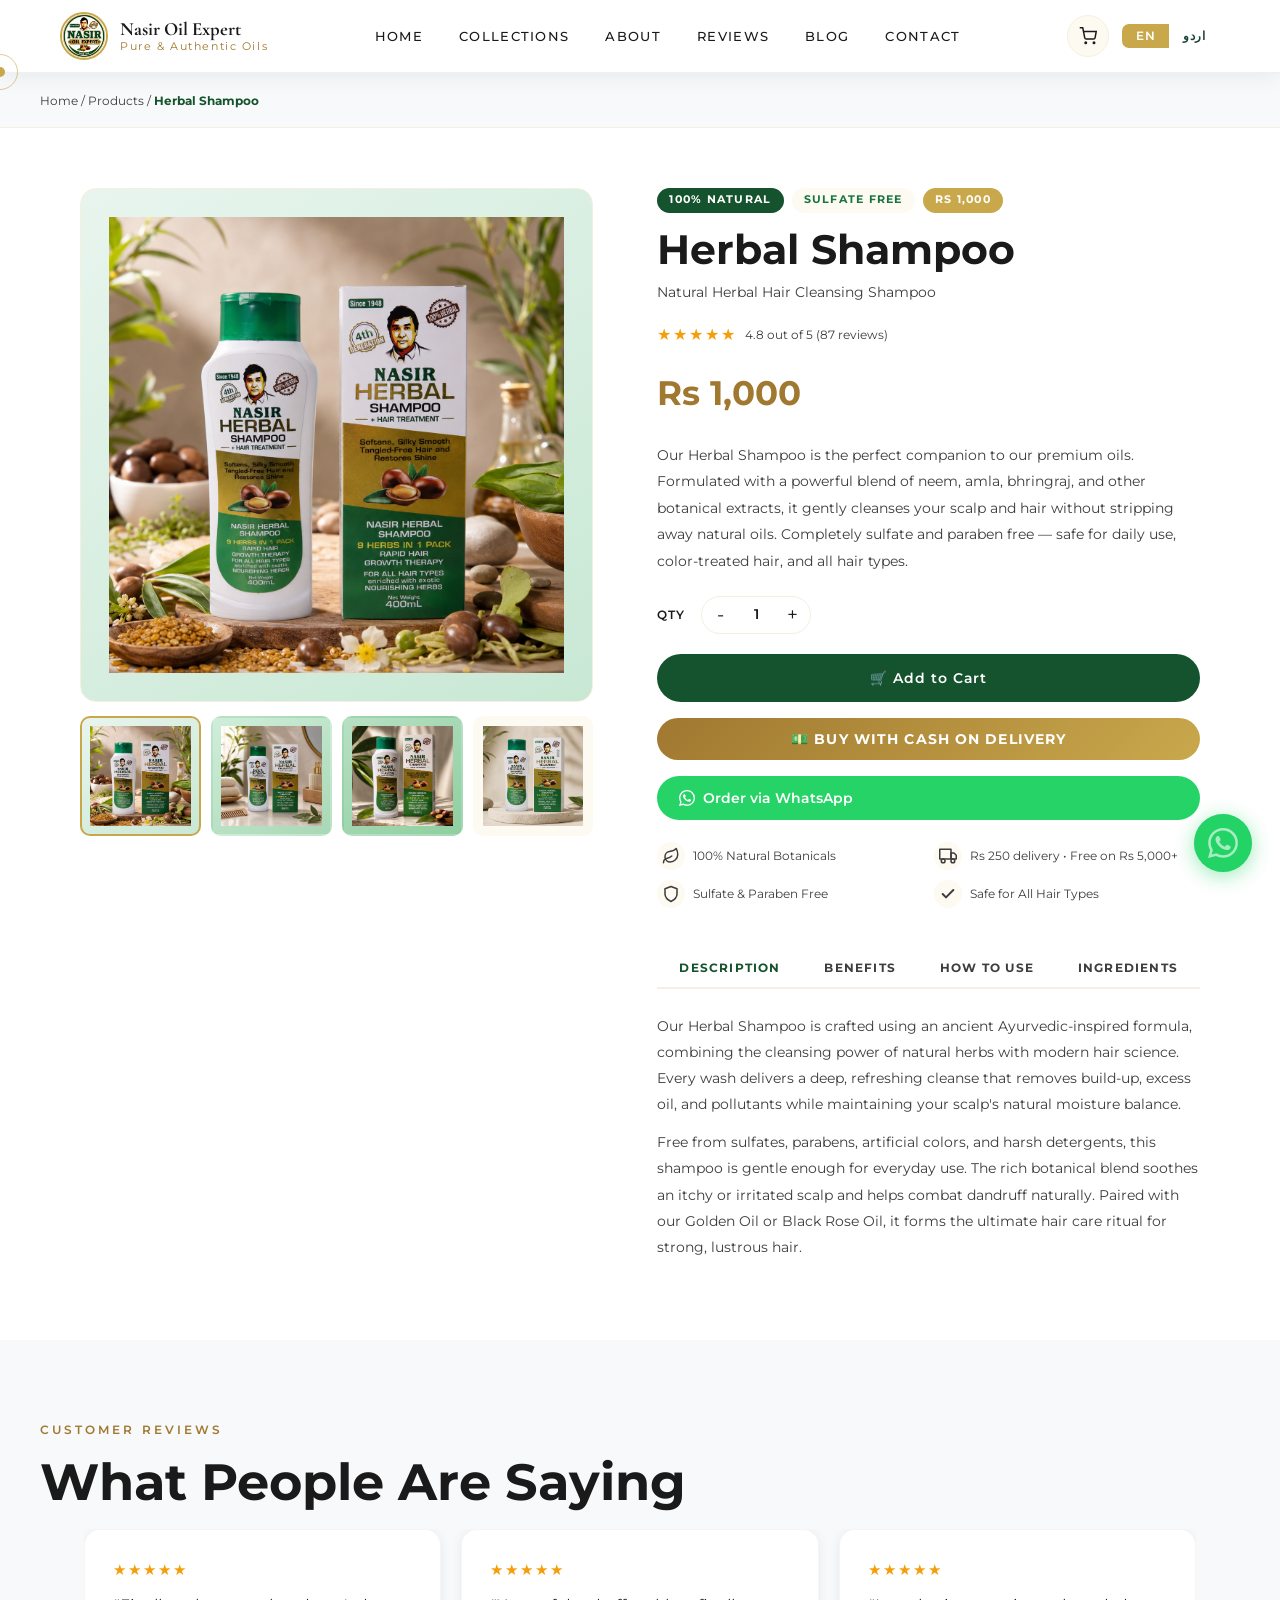
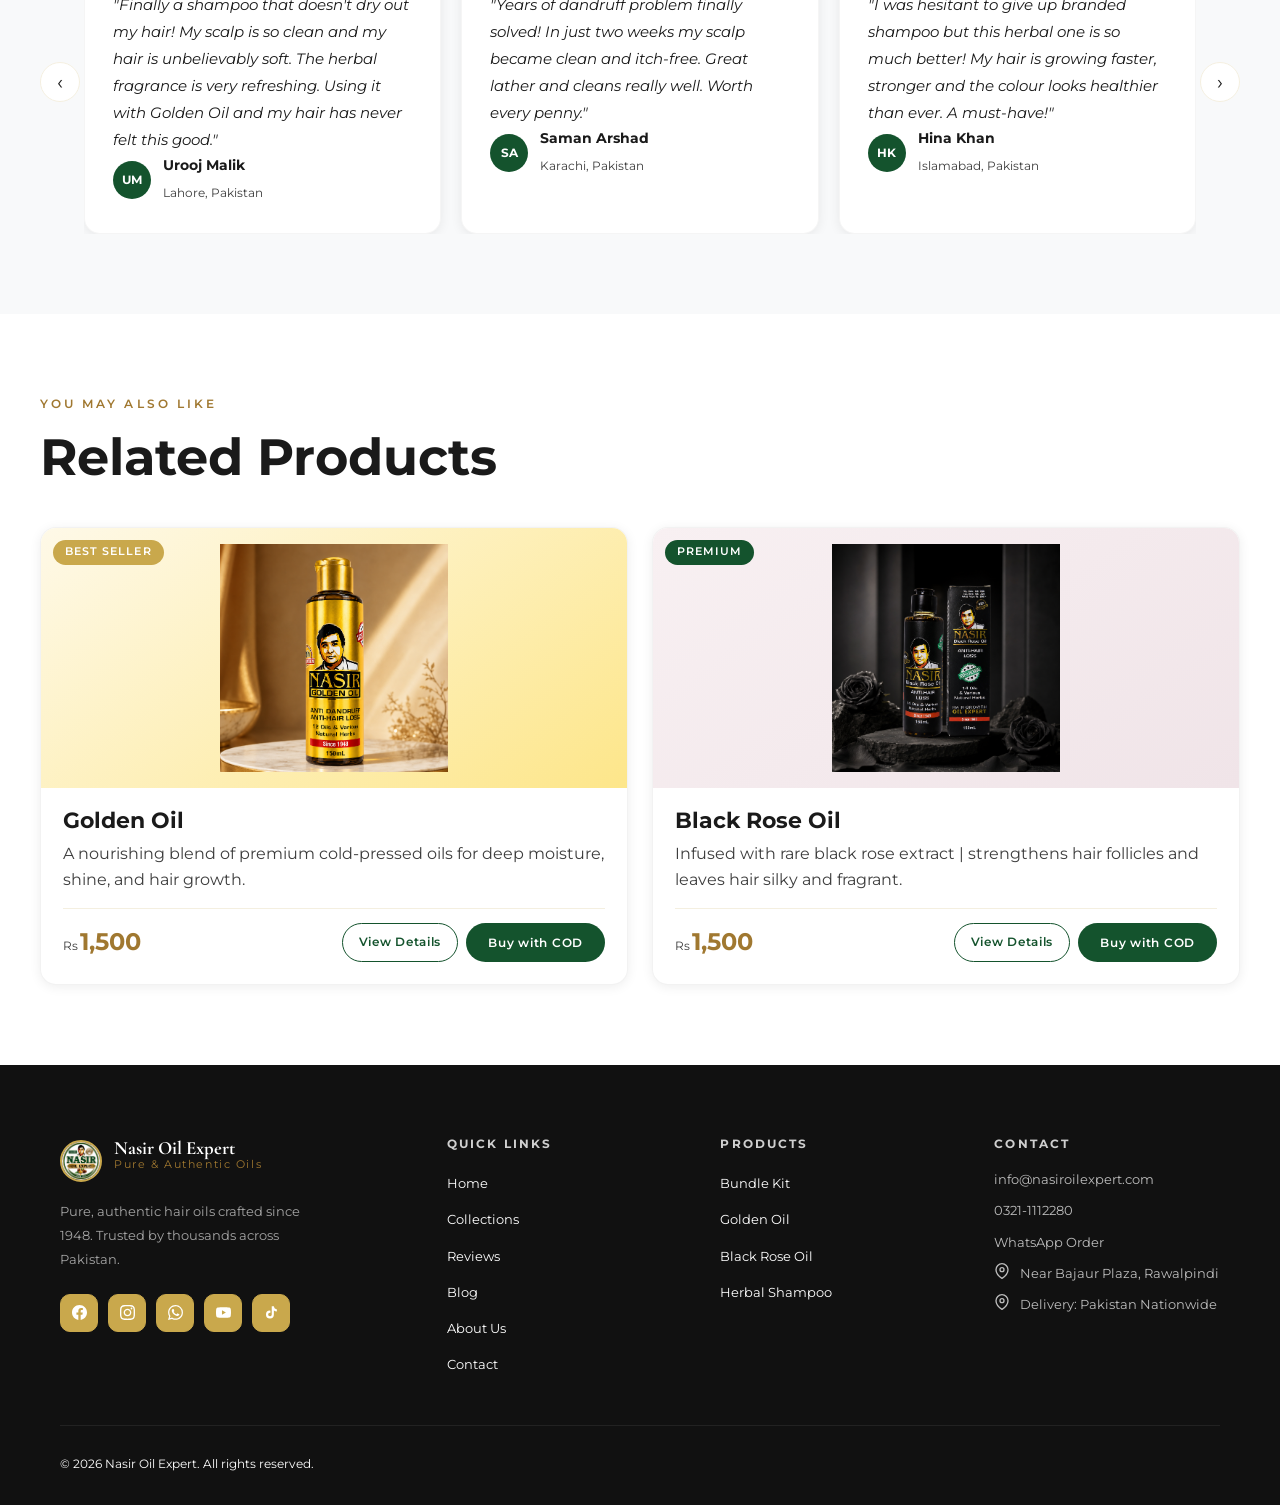
<file: herbal-shampoo.html>
<!DOCTYPE html>
<html lang="en">
<head>
<!-- Google tag (gtag.js) -->
<script async src="https://www.googletagmanager.com/gtag/js?id=G-N2RWM9N4GE"></script>
<script>
  window.dataLayer = window.dataLayer || [];
  function gtag(){dataLayer.push(arguments);}
  gtag('js', new Date());
  gtag('config', 'G-N2RWM9N4GE');
</script>
<!-- Meta Pixel Code -->
<script>
!function(f,b,e,v,n,t,s)
{if(f.fbq)return;n=f.fbq=function(){n.callMethod?
n.callMethod.apply(n,arguments):n.queue.push(arguments)};
if(!f._fbq)f._fbq=n;n.push=n;n.loaded=!0;n.version='2.0';
n.queue=[];t=b.createElement(e);t.async=!0;
t.src=v;s=b.getElementsByTagName(e)[0];
s.parentNode.insertBefore(t,s)}(window, document,'script',
'https://connect.facebook.net/en_US/fbevents.js');
fbq('init', '1622312982781463');
fbq('track', 'PageView');
</script>
<noscript><img height="1" width="1" style="display:none"
src="https://www.facebook.com/tr?id=1622312982781463&ev=PageView&noscript=1"
/></noscript>
<!-- End Meta Pixel Code -->
  <meta charset="UTF-8" />
  <meta name="viewport" content="width=device-width, initial-scale=1.0" />
  <title>Herbal Shampoo |  Nasir Oil Expert</title>
  <meta name="description" content="Herbal Shampoo by Nasir Oil Expert | Sulfate-free, botanical cleansing for soft, healthy hair. Rs 1,000. Nationwide delivery in Pakistan." />
  <link rel="canonical" href="https://nasiroilexpert.com/herbal-shampoo" />
  <meta property="og:type" content="product" />
  <meta property="og:url" content="https://nasiroilexpert.com/herbal-shampoo" />
  <meta property="og:title" content="Herbal Shampoo | Nasir Oil Expert" />
  <meta property="og:description" content="Sulfate-free, botanical cleansing shampoo for soft, healthy hair. Rs 1,000. Nationwide delivery in Pakistan." />
  <meta property="og:image" content="https://nasiroilexpert.com/images/shampoo/1.png" />
  <meta property="og:site_name" content="Nasir Oil Expert" />
  <meta name="twitter:card" content="summary_large_image" />
  <meta name="twitter:title" content="Herbal Shampoo | Nasir Oil Expert" />
  <meta name="twitter:description" content="Sulfate-free, botanical cleansing shampoo for soft, healthy hair. Rs 1,000." />
  <meta name="twitter:image" content="https://nasiroilexpert.com/images/shampoo/1.png" />
  <script type="application/ld+json">
  {
    "@context": "https://schema.org",
    "@type": "Product",
    "name": "Herbal Shampoo",
    "description": "Sulfate-free botanical shampoo formulated with natural herbal extracts for gentle cleansing, soft hair and a healthy scalp.",
    "image": "https://nasiroilexpert.com/images/shampoo/1.png",
    "url": "https://nasiroilexpert.com/herbal-shampoo",
    "brand": { "@type": "Brand", "name": "Nasir Oil Expert" },
    "offers": {
      "@type": "Offer",
      "priceCurrency": "PKR",
      "price": "1000",
      "availability": "https://schema.org/InStock",
      "seller": { "@type": "Organization", "name": "Nasir Oil Expert" }
    },
    "aggregateRating": {
      "@type": "AggregateRating",
      "ratingValue": "4.8",
      "reviewCount": "95",
      "bestRating": "5"
    }
  }
  </script>
  <link rel="preconnect" href="https://fonts.googleapis.com" />
  <link rel="preconnect" href="https://fonts.gstatic.com" crossorigin />
  <link href="https://fonts.googleapis.com/css2?family=Cormorant+Garamond:ital,wght@0,400;0,600;0,700;1,400&family=Montserrat:wght@300;400;500;600;700&family=Noto+Nastaliq+Urdu:wght@400;700&display=swap" rel="stylesheet" />
  <link rel="stylesheet" href="styles3.css?v=4" />
  <style>
    /* ===== PRODUCT DETAIL PAGE ===== */
    .pd-section { max-width:1200px; margin:0 auto; padding:60px 40px 80px; }
    .pd-layout { display:grid; grid-template-columns:1fr 1fr; gap:64px; align-items:start; }

    /* Gallery */
    .pd-gallery { position:sticky; top:100px; }
    .pd-main-img {
      width:100%; aspect-ratio:1/1;
      background:linear-gradient(145deg,#e8f5ee,#c8e8d4);
      border-radius:var(--radius);
      overflow:hidden;
      display:flex; align-items:center; justify-content:center;
      margin-bottom:14px;
      border:1px solid var(--cream-dark);
    }
    .pd-main-img img { width:100%; height:100%; object-fit:contain; padding:28px; transition:transform 0.5s ease; }
    .pd-main-img:hover img { transform:scale(1.06); }
    .pd-thumbs { display:grid; grid-template-columns:repeat(4,1fr); gap:10px; }
    .pd-thumb {
      aspect-ratio:1/1;
      border-radius:10px;
      overflow:hidden;
      background:linear-gradient(145deg,#e8f5ee,#c8e8d4);
      border:2px solid transparent;
      cursor:pointer;
      transition:all 0.3s ease;
      display:flex; align-items:center; justify-content:center;
    }
    .pd-thumb.active { border-color:var(--gold); }
    .pd-thumb:hover { border-color:var(--green-mid); }
    .pd-thumb img { width:100%; height:100%; object-fit:contain; padding:8px; }

    /* Info panel */
    .pd-badge-row { display:flex; gap:8px; flex-wrap:wrap; margin-bottom:14px; }
    .pd-badge {
      font-family:'Montserrat',sans-serif; font-size:0.62rem; font-weight:700;
      letter-spacing:0.12em; text-transform:uppercase;
      padding:4px 12px; border-radius:20px;
    }
    .pd-badge.green { background:var(--green-deep); color:var(--white); }
    .pd-badge.gold  { background:var(--gold); color:var(--white); }
    .pd-badge.light { background:var(--cream); color:var(--green-mid); }

    .pd-title { font-size:2.4rem; line-height:1.15; margin-bottom:8px; font-family:'Montserrat',sans-serif; }
    .pd-subtitle { font-family:'Montserrat',sans-serif; font-size:0.8rem; color:var(--text-light); margin-bottom:18px; }

    .pd-rating { display:flex; align-items:center; gap:8px; margin-bottom:18px; }
    .pd-stars { color:#F59E0B; font-size:0.95rem; letter-spacing:2px; }
    .pd-rating-count { font-family:'Montserrat',sans-serif; font-size:0.72rem; color:var(--text-light); }

    .pd-price-row { display:flex; align-items:baseline; gap:12px; margin-bottom:22px; }
    .pd-price { font-size:2rem; font-weight:700; color:var(--gold-dark); font-family:'Montserrat',sans-serif; }
    .pd-price-orig { font-family:'Montserrat',sans-serif; font-size:1rem; color:var(--text-light); text-decoration:line-through; }
    .pd-save-badge { font-family:'Montserrat',sans-serif; font-size:0.65rem; font-weight:700; background:#DCFCE7; color:#16A34A; padding:3px 10px; border-radius:20px; }

    .pd-desc { font-family:'Montserrat',sans-serif; font-size:0.84rem; color:var(--text-light); line-height:1.85; margin-bottom:22px; }

    .pd-qty-row { display:flex; align-items:center; gap:16px; margin-bottom:20px; }
    .pd-qty-label { font-family:'Montserrat',sans-serif; font-size:0.72rem; font-weight:600; color:var(--text); letter-spacing:0.08em; text-transform:uppercase; }
    .pd-qty-ctrl { display:flex; align-items:center; gap:0; border:1.5px solid var(--cream-dark); border-radius:30px; overflow:hidden; }
    .pd-qty-btn { width:36px; height:36px; background:none; border:none; font-size:1.1rem; cursor:pointer; color:var(--text); display:flex; align-items:center; justify-content:center; transition:background 0.2s; }
    .pd-qty-btn:hover { background:var(--cream); }
    .pd-qty-num { width:36px; text-align:center; font-family:'Montserrat',sans-serif; font-size:0.85rem; font-weight:600; }

    .pd-actions { display:flex; gap:12px; flex-wrap:wrap; margin-bottom:16px; }
    .pd-btn-cart {
      flex:1; min-width:180px; padding:14px 24px;
      background:var(--green-deep); color:var(--white);
      font-family:'Montserrat',sans-serif; font-size:0.8rem; font-weight:600;
      letter-spacing:0.07em; border-radius:40px; cursor:pointer;
      border:2px solid transparent; transition:all 0.3s cubic-bezier(0.34,1.56,0.64,1);
      display:flex; align-items:center; justify-content:center; gap:8px;
    }
    .pd-btn-cart:hover { background:var(--green-mid); transform:translateY(-3px); box-shadow:0 8px 24px rgba(27,67,50,0.3); }
    .pd-btn-cart.added { background:#2D6A4F; border-color:#52B788; box-shadow:0 0 0 3px rgba(82,183,136,0.25); }
    .pd-cod-btn {
      display:flex; align-items:center; justify-content:center; gap:8px;
      width:100%; padding:13px 28px;
      background:linear-gradient(135deg, var(--gold-dark), var(--gold));
      color:#fff; border-radius:40px; border:none; cursor:pointer;
      font-family:'Montserrat',sans-serif; font-size:0.82rem;
      font-weight:700; letter-spacing:0.08em; text-transform:uppercase;
      transition:all 0.3s ease; margin-bottom:16px; text-decoration:none;
    }
    .pd-cod-btn:hover { transform:translateY(-2px); box-shadow:0 10px 28px rgba(160,120,48,0.3); }
    .pd-btn-wa {
      width:100%; padding:14px 22px;
      background:#25D366; color:var(--white);
      font-family:'Montserrat',sans-serif; font-size:0.8rem; font-weight:600;
      border-radius:40px; cursor:pointer; border:none;
      transition:all 0.3s ease; display:flex; align-items:center; gap:8px;
      text-decoration:none;
    }
    .pd-btn-wa:hover { background:#1ebe5a; transform:translateY(-3px); box-shadow:0 8px 20px rgba(37,211,102,0.3); }

    .pd-perks { display:grid; grid-template-columns:1fr 1fr; gap:10px; margin-bottom:24px; }
    .pd-perk { display:flex; align-items:center; gap:8px; font-family:'Montserrat',sans-serif; font-size:0.73rem; color:var(--text-light); }
    .pd-perk-icon { width:28px; height:28px; background:var(--cream); border-radius:50%; display:flex; align-items:center; justify-content:center; font-size:0.85rem; flex-shrink:0; }

    /* Tabs */
    .pd-tabs { margin-top:40px; }
    .pd-tab-nav { display:flex; border-bottom:2px solid var(--cream-dark); margin-bottom:24px; gap:0; overflow-x:auto; }
    .pd-tab-btn {
      padding:12px 22px; font-family:'Montserrat',sans-serif; font-size:0.7rem;
      font-weight:700; letter-spacing:0.1em; text-transform:uppercase;
      color:var(--text-light); background:none; border:none; cursor:pointer;
      border-bottom:2px solid transparent; margin-bottom:-2px;
      transition:all 0.3s ease; white-space:nowrap;
    }
    .pd-tab-btn.active { color:var(--green-deep); border-bottom-color:var(--green-deep); }
    .pd-tab-panel { display:none; animation:fadeIn 0.3s ease; }
    .pd-tab-panel.active { display:block; }
    @keyframes fadeIn { from{opacity:0;transform:translateY(8px)} to{opacity:1;transform:none} }

    .pd-tab-panel ul { list-style:none; padding:0; }
    .pd-tab-panel ul li { display:flex; align-items:flex-start; gap:10px; padding:10px 0; border-bottom:1px solid var(--cream); font-family:'Montserrat',sans-serif; font-size:0.8rem; color:var(--text-light); line-height:1.6; }
    .pd-tab-panel ul li:last-child { border:none; }
    .pd-tab-panel ul li::before { content:'\2713'; color:var(--green-mid); flex-shrink:0; margin-top:1px; }
    .pd-tab-panel p { font-family:'Montserrat',sans-serif; font-size:0.83rem; color:var(--text-light); line-height:1.85; }

    .how-to-steps { display:flex; flex-direction:column; gap:16px; }
    .how-step { display:flex; gap:16px; align-items:flex-start; }
    .how-step-num { width:32px; height:32px; background:var(--green-deep); color:var(--white); border-radius:50%; display:flex; align-items:center; justify-content:center; font-family:'Montserrat',sans-serif; font-size:0.75rem; font-weight:700; flex-shrink:0; margin-top:2px; }
    .how-step-text { font-family:'Montserrat',sans-serif; font-size:0.82rem; color:var(--text-light); line-height:1.7; }
    .how-step-text strong { display:block; color:var(--text); font-weight:600; margin-bottom:2px; }

    .ingr-grid { display:grid; grid-template-columns:repeat(3,1fr); gap:12px; }
    .ingr-chip { background:var(--cream); border-radius:12px; padding:16px 14px; text-align:center; }
    .ingr-chip .ic { font-size:1.6rem; margin-bottom:6px; }
    .ingr-chip h5 { font-size:0.8rem; color:var(--text); margin-bottom:4px; }
    .ingr-chip p { font-family:'Montserrat',sans-serif; font-size:0.64rem; color:var(--text-light); line-height:1.5; }

    /* Reviews */
    .pd-reviews { padding:80px 40px; background:var(--bg-light); }
    .pd-reviews-inner { max-width:1200px; margin:0 auto; }
    .reviews-grid { display:grid; grid-template-columns:repeat(2,1fr); gap:22px; margin-top:40px; }
    .review-card { background:var(--white); border-radius:var(--radius); padding:28px; box-shadow:var(--shadow-sm); border:1px solid rgba(0,0,0,0.04); }
    .review-stars { color:#F59E0B; font-size:0.9rem; letter-spacing:2px; margin-bottom:10px; }
    .review-text { font-family:'Montserrat',sans-serif; font-size:0.88rem; color:var(--text-mid); line-height:1.8; direction:ltr; text-align:left; font-style:italic; }
    .lang-ur .review-text { font-family:'Noto Nastaliq Urdu','Jameel Noori Nastaleeq',serif; font-size:0.9rem; line-height:2.2; direction:rtl; text-align:right; font-style:normal; }
    .review-author { display:flex; align-items:center; gap:12px; }
    .review-avatar { width:38px; height:38px; background:var(--green-deep); border-radius:50%; display:flex; align-items:center; justify-content:center; font-family:'Montserrat',sans-serif; font-size:0.72rem; font-weight:700; color:var(--white); flex-shrink:0; }
    .review-author-info h5 { font-size:0.82rem; color:var(--text); margin-bottom:2px; }
    .review-author-info span { font-family:'Montserrat',sans-serif; font-size:0.68rem; color:var(--text-light); }

    /* Related */
    .pd-related { padding:80px 40px; background:var(--white); }
    .pd-related-inner { max-width:1200px; margin:0 auto; }
    .related-grid { display:grid; grid-template-columns:repeat(2,1fr); gap:24px; margin-top:40px; }

    @media(max-width:1024px){
      .pd-layout { grid-template-columns:1fr; gap:40px; }
      .pd-gallery { position:static; }
    }
    @media(max-width:768px){
      .pd-section { padding:40px 20px 60px; }
      .pd-title { font-size:1.8rem; }
      .reviews-grid { grid-template-columns:1fr; }
      .related-grid { grid-template-columns:1fr; }
      .ingr-grid { grid-template-columns:repeat(2,1fr); }
      .pd-reviews, .pd-related { padding:60px 20px; }
    }

    /* Always keep navbar solid on product pages */
    #navbar { background:rgba(255,255,255,0.97) !important; backdrop-filter:blur(20px) !important; box-shadow:0 2px 24px rgba(0,0,0,0.08) !important; border-bottom:1px solid rgba(0,0,0,0.06) !important; padding:12px 60px !important; }
    #navbar .nav-logo-text { color:var(--text-dark) !important; }
    #navbar .nav-logo-text span { color:var(--gold-dark) !important; }
    #navbar .nav-links a { color:var(--text-mid) !important; }
    #navbar .nav-links a:hover, #navbar .nav-links a.active { color:var(--gold-dark) !important; }
    #navbar .cart-icon-btn { color:var(--text-dark) !important; }
    @media(max-width:1024px){ #navbar { padding:12px 32px !important; } }
    @media(max-width:768px){ #navbar { padding:12px 20px !important; } }

    @media(max-width:768px){
      #navbar { padding:12px 20px !important; }
      .pd-section { padding:40px 16px 60px; overflow-x:hidden; }
      .pd-layout { grid-template-columns:1fr; gap:32px; }
      .pd-gallery { position:static; }
      .pd-info { min-width:0; }
      .pd-actions { flex-wrap:wrap; }
      .pd-btn-cart { min-width:0; width:100%; }
    }
  </style>
<script>if(typeof fbq==='function'){fbq('track','ViewContent',{value:1000,currency:'PKR',content_name:'Nasir Herbal Shampoo',content_ids:['herbal-shampoo'],content_type:'product'});}</script>
</head>
<body>


<!-- CURSOR -->
<div class="cursor"></div>
<div class="cursor-follower"></div>

<!-- NAVBAR -->
<nav class="navbar scrolled" id="navbar">
  <a href="/" class="nav-logo">
    <img src="images/logo.png" alt="Nasir Oil Expert" class="nav-logo-img">
    <div class="nav-logo-text">Nasir Oil Expert<span data-i18n="ft.tagline">Pure &amp; Authentic Oils</span></div>
  </a>
  <ul class="nav-links">
    <li><a href="/" data-i18n="nav.home">Home</a></li>
    <li class="nav-has-dropdown"><a href="products" data-i18n="nav.collections">Collections &#9660;</a><ul class="nav-dropdown"><li><a href="bundle-kit" data-i18n="nav.bundleKit">Bundle Kit</a></li><li><a href="golden-oil" data-i18n="nav.goldenOil">Golden Oil</a></li><li><a href="black-rose-oil" data-i18n="nav.blackRoseOil">Black Rose Oil</a></li><li><a href="herbal-shampoo" data-i18n="nav.herbalShampoo">Herbal Shampoo</a></li></ul></li>
    <li><a href="about" data-i18n="nav.about">About</a></li>
    <li><a href="reviews" data-i18n="nav.reviews">Reviews</a></li><li><a href="/blog/" data-i18n="nav.blog">Blog</a></li>
    <li><a href="contact" data-i18n="nav.contact">Contact</a></li>
  </ul>
  <div class="nav-right">
    <a href="cart" class="cart-icon-btn" title="Cart">
      <svg width="18" height="18" fill="none" stroke="currentColor" stroke-width="2" viewBox="0 0 24 24"><circle cx="9" cy="21" r="1"/><circle cx="20" cy="21" r="1"/><path d="M1 1h4l2.68 13.39a2 2 0 0 0 2 1.61h9.72a2 2 0 0 0 2-1.61L23 6H6"/></svg>
      <span class="cart-count">0</span>
    </a>
    <button class="lang-toggle" onclick="noeToggleLang()" data-active="en" title="Switch Language"><span>EN</span><span>&#1575;&#1585;&#1583;&#1608;</span></button>
  </div>
  <div class="nav-hamburger"><span></span><span></span><span></span></div>
</nav>

<!-- MOBILE NAV -->
<div class="mobile-nav">
  <button class="mobile-nav-close">&#10005;</button>
  <a href="/" data-i18n="nav.home">Home</a>
  <a href="products" data-i18n="nav.collections">Collections</a>
  <a href="bundle-kit" class="mn-sub-link" data-i18n="nav.bundleKit">&#9656; Bundle Kit</a>
  <a href="golden-oil" class="mn-sub-link" data-i18n="nav.goldenOil">&#9656; Golden Oil</a>
  <a href="black-rose-oil" class="mn-sub-link" data-i18n="nav.blackRoseOil">&#9656; Black Rose Oil</a>
  <a href="herbal-shampoo" class="mn-sub-link" data-i18n="nav.herbalShampoo">&#9656; Herbal Shampoo</a>
  <a href="about" data-i18n="nav.about">About</a>
  <a href="contact" data-i18n="nav.contact">Contact</a>
  <a href="reviews" data-i18n="nav.reviews">Reviews</a>
  <a href="/blog/" data-i18n="nav.blog">Blog</a>
</div>

<!-- BREADCRUMB -->
<div style="background:var(--bg-light);padding:14px 40px;margin-top:72px;border-bottom:1px solid var(--cream-dark);">
  <div style="max-width:1200px;margin:0 auto;">
    <span style="font-family:'Montserrat',sans-serif;font-size:0.72rem;color:var(--text-light);">
      <a href="/" style="color:var(--text-light);" data-i18n="bc.home">Home</a> /
      <a href="products" style="color:var(--text-light);" data-i18n="bc.products">Products</a> /
      <strong style="color:var(--green-deep);" data-i18n="bc.shampoo">Herbal Shampoo</strong>
    </span>
  </div>
</div>

<!-- PRODUCT DETAIL -->
<section class="pd-section">
  <div class="pd-layout">

    <!-- Gallery -->
    <div class="pd-gallery">
      <div class="pd-main-img">
        <img src="images/shampoo/5.png" alt="Herbal Shampoo" id="pdMainImg">
      </div>
      <div class="pd-thumbs">
        <div class="pd-thumb active" onclick="switchImg('images/shampoo/5.png', this)">
          <img src="images/shampoo/5.png" alt="Herbal Shampoo front">
        </div>
        <div class="pd-thumb" onclick="switchImg('images/shampoo/2.png', this)" style="background:linear-gradient(145deg,#d0eeda,#a8d8b5);">
          <img src="images/shampoo/2.png" alt="Herbal Shampoo side">
        </div>
        <div class="pd-thumb" onclick="switchImg('images/shampoo/3.png', this)" style="background:linear-gradient(145deg,#b8e0c4,#8ecfa0);">
          <img src="images/shampoo/3.png" alt="Herbal Shampoo texture">
        </div>
        <div class="pd-thumb" onclick="switchImg('images/shampoo/4.png', this)" style="background:var(--cream);">
          <img src="images/shampoo/4.png" alt="Herbal Shampoo detail">
        </div>
      </div>
    </div>

    <!-- Info -->
    <div class="pd-info">
      <div class="pd-badge-row">
        <span class="pd-badge green" data-i18n="pd.badge.natural">Natural</span>
        <span class="pd-badge light" data-i18n="pd.badge.sulfate">Sulfate Free</span>
        <span class="pd-badge gold">Rs 1,000</span>
      </div>
      <h1 class="pd-title" data-i18n="pd.shampoo.name">Herbal Shampoo</h1>
      <p class="pd-subtitle" data-i18n="pd.shampoo.sub">Gentle Botanical Cleansing for Soft, Healthy Hair</p>

      <div class="pd-rating">
        <span class="pd-stars">&#9733;&#9733;&#9733;&#9733;&#9733;</span>
        <span class="pd-rating-count">4.8 out of 5 (87 reviews)</span>
      </div>

      <div class="pd-price-row">
        <div class="pd-price">Rs <span>1,000</span></div>
      </div>

      <p class="pd-desc" data-i18n="pd.shampoo.desc">
        Our Herbal Shampoo is the perfect companion to our premium oils. Formulated with a powerful blend of neem, amla, bhringraj, and other botanical extracts, it gently cleanses your scalp and hair without stripping away natural oils. Completely sulfate and paraben free |  safe for daily use, color-treated hair, and all hair types.
      </p>

      <div class="pd-qty-row">
        <span class="pd-qty-label">Qty</span>
        <div class="pd-qty-ctrl">
          <button class="pd-qty-btn" onclick="pdQtyChange(-1)">-</button>
          <span class="pd-qty-num" id="pdQtyNum">1</span>
          <button class="pd-qty-btn" onclick="pdQtyChange(1)">+</button>
        </div>
      </div>

      <div class="pd-actions">
        <button class="pd-btn-cart" id="pdAddBtn" onclick="pdAddToCart()">
          <span data-i18n="pd.addCart">Add to Cart</span>
        </button>
      </div>

      <button class="pd-cod-btn" onclick="pdCODBuy()">
        <span data-i18n="pd.cod.buy">Buy with Cash on Delivery</span>
      </button>

      <button class="pd-btn-wa" onclick="openWaModal('Herbal Shampoo', 1000 * pdQty)" style="margin-bottom:22px;">
        <svg width="16" height="16" fill="currentColor" viewBox="0 0 24 24"><path d="M17.472 14.382c-.297-.149-1.758-.867-2.03-.967-.273-.099-.471-.148-.67.15-.197.297-.767.966-.94 1.164-.173.199-.347.223-.644.075-.297-.15-1.255-.463-2.39-1.475-.883-.788-1.48-1.761-1.653-2.059-.173-.297-.018-.458.13-.606.134-.133.298-.347.446-.52.149-.174.198-.298.298-.497.099-.198.05-.371-.025-.52-.075-.149-.669-1.612-.916-2.207-.242-.579-.487-.5-.669-.51-.173-.008-.371-.01-.57-.01-.198 0-.52.074-.792.372-.272.297-1.04 1.016-1.04 2.479 0 1.462 1.065 2.875 1.213 3.074.149.198 2.096 3.2 5.077 4.487.709.306 1.262.489 1.694.625.712.227 1.36.195 1.871.118.571-.085 1.758-.719 2.006-1.413.248-.694.248-1.289.173-1.413-.074-.124-.272-.198-.57-.347m-5.421 7.403h-.004a9.87 9.87 0 01-5.031-1.378l-.361-.214-3.741.982.998-3.648-.235-.374a9.86 9.86 0 01-1.51-5.26c.001-5.45 4.436-9.884 9.888-9.884 2.64 0 5.122 1.03 6.988 2.898a9.825 9.825 0 012.893 6.994c-.003 5.45-4.437 9.884-9.885 9.884m8.413-18.297A11.815 11.815 0 0012.05 0C5.495 0 .16 5.335.157 11.892c0 2.096.547 4.142 1.588 5.945L.057 24l6.305-1.654a11.882 11.882 0 005.683 1.448h.005c6.554 0 11.89-5.335 11.893-11.893a11.821 11.821 0 00-3.48-8.413z"/></svg>
        <span data-i18n="pd.wa.order">Order on WhatsApp</span>
      </button>

      <div class="pd-perks">
        <div class="pd-perk"><div class="pd-perk-icon"><svg width="18" height="18" viewBox="0 0 24 24" fill="none" stroke="currentColor" stroke-width="2" stroke-linecap="round" stroke-linejoin="round"><path d="M11 20A7 7 0 0 1 9.8 6.1C15.5 5 17 4.48 19 2c1 2 2 4.18 2 8 0 5.5-4.78 10-10 10z"/><path d="M2 21c0-3 1.85-5.36 5.08-6C9.5 14.52 12 13 13 12"/></svg></div><span data-i18n="pd.perk.botanicals"> 100% Natural Botanicals</span></div>
        <div class="pd-perk"><div class="pd-perk-icon"><svg width="18" height="18" viewBox="0 0 24 24" fill="none" stroke="currentColor" stroke-width="2" stroke-linecap="round" stroke-linejoin="round"><rect x="1" y="3" width="15" height="13"/><polygon points="16 8 20 8 23 11 23 16 16 16 16 8"/><circle cx="5.5" cy="18.5" r="2.5"/><circle cx="18.5" cy="18.5" r="2.5"/></svg></div><span data-i18n="pd.perk.delivery"> Rs 250 delivery  Free on Rs 5,000+</span></div>
        <div class="pd-perk"><div class="pd-perk-icon"><svg width="18" height="18" viewBox="0 0 24 24" fill="none" stroke="currentColor" stroke-width="2" stroke-linecap="round" stroke-linejoin="round"><path d="M12 22s8-4 8-10V5l-8-3-8 3v7c0 6 8 10 8 10z"/></svg></div><span data-i18n="pd.perk.sulfate"> Sulfate &amp; Paraben Free</span></div>
        <div class="pd-perk"><div class="pd-perk-icon"><svg width="16" height="16" viewBox="0 0 24 24" fill="none" stroke="currentColor" stroke-width="3" stroke-linecap="round" stroke-linejoin="round"><polyline points="20 6 9 17 4 12"/></svg></div><span data-i18n="pd.perk.allhair"> Safe for All Hair Types</span></div>
      </div>

      <!-- Tabs -->
      <div class="pd-tabs">
        <div class="pd-tab-nav">
          <button class="pd-tab-btn active" onclick="switchTab('desc', this)" data-i18n="pd.tab.desc">Description</button>
          <button class="pd-tab-btn" onclick="switchTab('benefits', this)" data-i18n="pd.tab.benefits">Benefits</button>
          <button class="pd-tab-btn" onclick="switchTab('howto', this)" data-i18n="pd.tab.use">How to Use</button>
          <button class="pd-tab-btn" onclick="switchTab('ingr', this)" data-i18n="pd.tab.ing">Ingredients</button>
        </div>

        <div class="pd-tab-panel active" id="tab-desc">
          <p>Our Herbal Shampoo is crafted using an ancient Ayurvedic-inspired formula, combining the cleansing power of natural herbs with modern hair science. Every wash delivers a deep, refreshing cleanse that removes build-up, excess oil, and pollutants while maintaining your scalp's natural moisture balance.</p>
          <p style="margin-top:12px;">Free from sulfates, parabens, artificial colors, and harsh detergents, this shampoo is gentle enough for everyday use. The rich botanical blend soothes an itchy or irritated scalp and helps combat dandruff naturally. Paired with our Golden Oil or Black Rose Oil, it forms the ultimate hair care ritual for strong, lustrous hair.</p>
        </div>

        <div class="pd-tab-panel" id="tab-benefits">
          <ul>
            <li>Reduces hair fall and stops breakage</li>
            <li>Prevents premature hair whitening / greying</li>
            <li>Eliminates dandruff from roots</li>
            <li>Strengthens hair roots and follicles</li>
            <li>Deeply conditions and removes dryness</li>
            <li>Promotes new hair growth</li>
            <li>Adds shine and volume to lifeless hair</li>
            <li>Safe for all hair types |  9 herbs in 1 pack</li>
          </ul>
        </div>

        <div class="pd-tab-panel" id="tab-howto">
          <p style="font-family:'Montserrat',sans-serif;font-size:0.78rem;color:var(--green-mid);font-weight:700;margin-bottom:18px;letter-spacing:0.06em;text-transform:uppercase;">Used in the Complete 45-day Treatment</p>
          <div class="how-to-steps">
            <div class="how-step">
              <div class="how-step-num">1</div>
              <div class="how-step-text"><strong>Phase 1 |  With Black Rose Oil (10 Nights)</strong>After applying Black Rose Oil overnight, wash hair with Nasir Herbal Shampoo every morning for 10 days.</div>
            </div>
            <div class="how-step">
              <div class="how-step-num">2</div>
              <div class="how-step-text"><strong>Phase 2 |  With Golden Oil (5 Days)</strong>After Golden Oil overnight treatment, wash with Nasir Herbal Shampoo each morning for 5 days.</div>
            </div>
            <div class="how-step">
              <div class="how-step-num">3</div>
              <div class="how-step-text"><strong>Phase 3 |  Alternating (5 Days)</strong>Continue using Nasir Herbal Shampoo every morning throughout the alternating oil phase.</div>
            </div>
            <div class="how-step">
              <div class="how-step-num" style="background:var(--gold);">&#9650;</div>
              <div class="how-step-text"><strong>Tip</strong>After 45 days, continue alternating Black Rose Oil and Golden Oil in 5-day cycles with the shampoo. Full results in 4045 days.</div>
            </div>
          </div>
        </div>

        <div class="pd-tab-panel" id="tab-ingr">
          <div class="ingr-grid">
            <div class="ingr-chip">
              <div class="ic">&#9679;</div>
              <h5 data-i18n="pd.ing.neem">Neem Extract</h5>
              <p>Natural antibacterial that fights dandruff and scalp infections</p>
            </div>
            <div class="ingr-chip">
              <div class="ic">&#9679;</div>
              <h5 data-i18n="pd.ing.amlaberry">Amla (Indian Gooseberry)</h5>
              <p>Rich in Vitamin C, promotes hair growth and adds shine</p>
            </div>
            <div class="ingr-chip">
              <div class="ic">&#9679;</div>
              <h5 data-i18n="pd.ing.bhringraj">Bhringraj</h5>
              <p>The king of herbs for hair |  reduces fall and premature greying</p>
            </div>
            <div class="ingr-chip">
              <div class="ic">&#9679;</div>
              <h5 data-i18n="pd.ing.coconutmilk">Coconut Milk</h5>
              <p>Deeply moisturizes and adds softness to each strand</p>
            </div>
            <div class="ingr-chip">
              <div class="ic">&#9679;</div>
              <h5 data-i18n="pd.ing.chamomile">Chamomile Extract</h5>
              <p>Soothes sensitive scalp and enhances natural hair color</p>
            </div>
            <div class="ingr-chip">
              <div class="ic">&#9679;</div>
              <h5 data-i18n="pd.ing.aloe">Aloe Vera Gel</h5>
              <p>Balances scalp pH and delivers deep hydration</p>
            </div>
          </div>
        </div>
      </div>
    </div>

  </div>
</section>

<!-- REVIEWS -->
<section class="pd-reviews">
  <div class="pd-reviews-inner">
    <div class="section-label reveal" style="justify-content:left;" data-i18n="pd.rev.label">Customer Reviews</div>
    <h2 class="section-title reveal reveal-delay-1" data-i18n="pd.rev.title">What Our Customers Say</h2>
    <div class="reviews-grid">

      <div class="review-card reveal reveal-delay-1">
        <div class="review-stars">&#9733;&#9733;&#9733;&#9733;&#9733;</div>
        <p class="review-text" data-i18n="sh.rev.c1.q">"آخرکار ایک شیمپو ملا جو بالوں کو خشک نہیں کرتا! کھوپڑی بہت صاف اور بال ناقابل یقین حد تک نرم ہیں۔ جڑی بوٹیوں کی خوشبو بہت تازگی بخش ہے۔ گولڈن آئل کے ساتھ ملا کر استعمال کر رہی ہوں اور بال کبھی اتنے اچھے نہیں لگے۔"</p>
        <div class="review-author">
          <div class="review-avatar">UM</div>
          <div class="review-author-info">
            <h5>Urooj Malik</h5>
            <span>Lahore, Pakistan</span>
          </div>
        </div>
      </div>

      <div class="review-card reveal reveal-delay-2">
        <div class="review-stars">&#9733;&#9733;&#9733;&#9733;&#9733;</div>
        <p class="review-text" data-i18n="sh.rev.c2.q">"سالوں کی خشکی کا مسئلہ آخرکار ختم ہو گیا! صرف دو ہفتوں میں کھوپڑی صاف اور خارش سے پاک ہو گئی۔ خوب جھاگ آتا ہے اور صفائی بھی اچھی۔ ہر پیسے کے لائق ہے۔"</p>
        <div class="review-author">
          <div class="review-avatar">SA</div>
          <div class="review-author-info">
            <h5>Saman Arshad</h5>
            <span>Karachi, Pakistan</span>
          </div>
        </div>
      </div>

      <div class="review-card reveal reveal-delay-3">
        <div class="review-stars">&#9733;&#9733;&#9733;&#9733;&#9733;</div>
        <p class="review-text" data-i18n="sh.rev.c3.q">"برانڈڈ شیمپو چھوڑنے پر شک تھا لیکن یہ جڑی بوٹیوں والا کہیں بہتر ہے! بال تیزی سے بڑھ رہے ہیں، مضبوط ہیں اور رنگ مزید نکھرا ہوا لگتا ہے۔ بالوں کی پرواہ کرنے والے ہر شخص کے لیے ضروری ہے۔"</p>
        <div class="review-author">
          <div class="review-avatar">HK</div>
          <div class="review-author-info">
            <h5>Hina Khan</h5>
            <span>Islamabad, Pakistan</span>
          </div>
        </div>
      </div>

      <div class="review-card reveal reveal-delay-4">
        <div class="review-stars">&#9733;&#9733;&#9733;&#9733;&#9733;</div>
        <p class="review-text" data-i18n="sh.rev.c4.q">"بہترین قدرتی شیمپو اور پیاری جڑی بوٹیوں کی خوشبو۔ دھونے کے بعد بال بالکل خشک نہیں ہوتے۔ بلیک روز آئل کے ساتھ جوڑی کمال کی ہے۔ ڈیلیوری بھی تیز تھی — ۲ دنوں میں آ گیا!"</p>
        <div class="review-author">
          <div class="review-avatar">NB</div>
          <div class="review-author-info">
            <h5>Nadia Butt</h5>
            <span>Faisalabad, Pakistan</span>
          </div>
        </div>
      </div>

    </div>
  </div>
</section>

<!-- RELATED PRODUCTS -->
<section class="pd-related">
  <div class="pd-related-inner">
    <div class="section-label reveal" style="justify-content:left;" data-i18n="pd.rel.label">You May Also Like</div>
    <h2 class="section-title reveal reveal-delay-1" data-i18n="pd.rel.title">Related Products</h2>
    <div class="related-grid">

      <div class="product-card reveal reveal-delay-1">
        <div class="product-card-img" style="background:linear-gradient(145deg,#fef9e8,#fde68a);">
          <img src="images/golden/4.png" alt="Golden Oil">
          <div class="product-tag">Best Seller</div>
          <div class="product-overlay">
            <a href="golden-oil" class="product-overlay-btn">View Details</a>
          </div>
        </div>
        <div class="product-info">
          <h3 class="product-name">Golden Oil</h3>
          <p class="product-desc">A nourishing blend of premium cold-pressed oils for deep moisture, shine, and hair growth.</p>
          <div class="product-footer">
            <div class="product-price"><span>Rs</span>1,500</div>
            <div class="product-btn-group">
              <a href="golden-oil" class="btn-details">View Details</a>
              <button class="btn-cart" onclick="openCodModal('Golden Hair Oil',1500)">Buy with COD</button>
            </div>
          </div>
        </div>
      </div>

      <div class="product-card reveal reveal-delay-2">
        <div class="product-card-img" style="background:linear-gradient(145deg,#f8f0f2,#f0e4e8);">
          <img src="images/black-rose/5.png" alt="Black Rose Oil">
          <div class="product-tag" style="background:var(--green-deep);">Premium</div>
          <div class="product-overlay">
            <a href="black-rose-oil" class="product-overlay-btn">View Details</a>
          </div>
        </div>
        <div class="product-info">
          <h3 class="product-name">Black Rose Oil</h3>
          <p class="product-desc">Infused with rare black rose extract |  strengthens hair follicles and leaves hair silky and fragrant.</p>
          <div class="product-footer">
            <div class="product-price"><span>Rs</span>1,500</div>
            <div class="product-btn-group">
              <a href="black-rose-oil" class="btn-details">View Details</a>
              <button class="btn-cart" onclick="openCodModal('Black Rose Hair Oil',1500)">Buy with COD</button>
            </div>
          </div>
        </div>
      </div>

    </div>
  </div>
</section>

<!-- FOOTER -->
<footer>
  <div class="footer-inner">
    <div class="footer-top">
      <div class="footer-brand">
        <div class="nav-logo" style="margin-bottom:14px;">
          <img src="images/logo.png" alt="Nasir Oil Expert" style="border-radius:50%;width:42px;height:42px;object-fit:cover;border:2px solid var(--gold);">
          <span class="nav-logo-text">Nasir Oil Expert<span data-i18n="ft.tagline">Pure &amp; Authentic Oils</span></span>
        </div>
        <p data-i18n="ft.brand.desc">Your destination for natural, effective products that nurture stronger, healthier hair.</p>
        <div class="footer-socials">
          <a href="https://www.facebook.com/share/19QpAj7k6t/" target="_blank" class="social-btn fb" title="Facebook">
            <svg width="15" height="15" fill="currentColor" viewBox="0 0 24 24"><path d="M24 12.073c0-6.627-5.373-12-12-12s-12 5.373-12 12c0 5.99 4.388 10.954 10.125 11.854v-8.385H7.078v-3.47h3.047V9.43c0-3.007 1.792-4.669 4.533-4.669 1.312 0 2.686.235 2.686.235v2.953H15.83c-1.491 0-1.956.925-1.956 1.874v2.25h3.328l-.532 3.47h-2.796v8.385C19.612 23.027 24 18.062 24 12.073z"/></svg>
          </a>
          <a href="https://www.instagram.com/nasiroilexpert" target="_blank" class="social-btn ig" title="Instagram">
            <svg width="15" height="15" fill="currentColor" viewBox="0 0 24 24"><path d="M12 2.163c3.204 0 3.584.012 4.85.07 3.252.148 4.771 1.691 4.919 4.919.058 1.265.069 1.645.069 4.849 0 3.205-.012 3.584-.069 4.849-.149 3.225-1.664 4.771-4.919 4.919-1.266.058-1.644.07-4.85.07-3.204 0-3.584-.012-4.849-.07-3.26-.149-4.771-1.699-4.919-4.92-.058-1.265-.07-1.644-.07-4.849 0-3.204.013-3.583.07-4.849.149-3.227 1.664-4.771 4.919-4.919 1.266-.057 1.645-.069 4.849-.069zm0-2.163c-3.259 0-3.667.014-4.947.072-4.358.2-6.78 2.618-6.98 6.98-.059 1.281-.073 1.689-.073 4.948 0 3.259.014 3.668.072 4.948.2 4.358 2.618 6.78 6.98 6.98 1.281.058 1.689.072 4.948.072 3.259 0 3.668-.014 4.948-.072 4.354-.2 6.782-2.618 6.979-6.98.059-1.28.073-1.689.073-4.948 0-3.259-.014-3.667-.072-4.947-.196-4.354-2.617-6.78-6.979-6.98-1.281-.059-1.69-.073-4.949-.073zm0 5.838c-3.403 0-6.162 2.759-6.162 6.162s2.759 6.163 6.162 6.163 6.162-2.759 6.162-6.163c0-3.403-2.759-6.162-6.162-6.162zm0 10.162c-2.209 0-4-1.79-4-4 0-2.209 1.791-4 4-4s4 1.791 4 4c0 2.21-1.791 4-4 4zm6.406-11.845c-.796 0-1.441.645-1.441 1.44s.645 1.44 1.441 1.44c.795 0 1.439-.645 1.439-1.44s-.644-1.44-1.439-1.44z"/></svg>
          </a>
          <a href="https://wa.me/923211112280" target="_blank" class="social-btn wa" title="WhatsApp">
            <svg width="15" height="15" fill="currentColor" viewBox="0 0 24 24"><path d="M17.472 14.382c-.297-.149-1.758-.867-2.03-.967-.273-.099-.471-.148-.67.15-.197.297-.767.966-.94 1.164-.173.199-.347.223-.644.075-.297-.15-1.255-.463-2.39-1.475-.883-.788-1.48-1.761-1.653-2.059-.173-.297-.018-.458.13-.606.134-.133.298-.347.446-.52.149-.174.198-.298.298-.497.099-.198.05-.371-.025-.52-.075-.149-.669-1.612-.916-2.207-.242-.579-.487-.5-.669-.51-.173-.008-.371-.01-.57-.01-.198 0-.52.074-.792.372-.272.297-1.04 1.016-1.04 2.479 0 1.462 1.065 2.875 1.213 3.074.149.198 2.096 3.2 5.077 4.487.709.306 1.262.489 1.694.625.712.227 1.36.195 1.871.118.571-.085 1.758-.719 2.006-1.413.248-.694.248-1.289.173-1.413-.074-.124-.272-.198-.57-.347m-5.421 7.403h-.004a9.87 9.87 0 01-5.031-1.378l-.361-.214-3.741.982.998-3.648-.235-.374a9.86 9.86 0 01-1.51-5.26c.001-5.45 4.436-9.884 9.888-9.884 2.64 0 5.122 1.03 6.988 2.898a9.825 9.825 0 012.893 6.994c-.003 5.45-4.437 9.884-9.885 9.884m8.413-18.297A11.815 11.815 0 0012.05 0C5.495 0 .16 5.335.157 11.892c0 2.096.547 4.142 1.588 5.945L.057 24l6.305-1.654a11.882 11.882 0 005.683 1.448h.005c6.554 0 11.89-5.335 11.893-11.893a11.821 11.821 0 00-3.48-8.413z"/></svg>
          </a>
          <a href="https://www.youtube.com/@nasiroilexpert" target="_blank" class="social-btn yt" title="YouTube">
            <svg width="15" height="15" fill="currentColor" viewBox="0 0 24 24"><path d="M23.498 6.186a3.016 3.016 0 00-2.122-2.136C19.505 3.545 12 3.545 12 3.545s-7.505 0-9.377.505A3.017 3.017 0 00.502 6.186C0 8.07 0 12 0 12s0 3.93.502 5.814a3.016 3.016 0 002.122 2.136c1.871.505 9.376.505 9.376.505s7.505 0 9.377-.505a3.015 3.015 0 002.122-2.136C24 15.93 24 12 24 12s0-3.93-.502-5.814zM9.545 15.568V8.432L15.818 12l-6.273 3.568z"/></svg>
          </a>
          <a href="https://www.tiktok.com/@nasiroilexpert" target="_blank" class="social-btn tt" title="TikTok">
            <svg width="15" height="15" fill="currentColor" viewBox="0 0 24 24"><path d="M19.59 6.69a4.83 4.83 0 01-3.77-4.25V2h-3.45v13.67a2.89 2.89 0 01-2.88 2.5 2.89 2.89 0 01-2.89-2.89 2.89 2.89 0 012.89-2.89c.28 0 .54.04.79.1V9.01a6.33 6.33 0 00-.79-.05 6.34 6.34 0 00-6.34 6.34 6.34 6.34 0 006.34 6.34 6.34 6.34 0 006.33-6.34V8.69a8.18 8.18 0 004.78 1.52V6.77a4.85 4.85 0 01-1.02-.08z"/></svg>
          </a>
        </div>      </div>
      <div class="footer-col">
        <h4 data-i18n="ft.quickLinks">Quick Links</h4>
        <ul>
          <li><a href="/" data-i18n="ft.home">Home</a></li>
          <li><a href="products" data-i18n="ft.collections">Collections</a></li>
          <li><a href="reviews" data-i18n="ft.reviews">Reviews</a></li>
          <li><a href="/blog/" data-i18n="ft.blog">Blog</a></li>
          <li><a href="about" data-i18n="ft.about">About Us</a></li>
          <li><a href="contact" data-i18n="ft.contactLink">Contact</a></li>
        </ul></div>
      <div class="footer-col">
        <h4 data-i18n="ft.products">Products</h4>
        <ul>
          <li><a href="bundle-kit" data-i18n="ft.prod.bundle">Bundle Kit</a></li>
          <li><a href="golden-oil" data-i18n="ft.prod.golden">Golden Oil</a></li>
          <li><a href="black-rose-oil" data-i18n="ft.prod.rose">Black Rose Oil</a></li>
          <li><a href="herbal-shampoo" data-i18n="ft.prod.shampoo">Herbal Shampoo</a></li>
        </ul>
      </div>
      <div class="footer-col">
        <h4 data-i18n="ft.contact">Contact</h4>
        <a href="mailto:info@nasiroilexpert.com" class="contact-item">info@nasiroilexpert.com</a>
        
        <a href="tel:+923211112280" class="contact-item">0321-1112280</a>
        <a href="https://wa.me/923211112280" class="contact-item" target="_blank"><span data-i18n="ft.waOrder">WhatsApp Order</span></a>
        <a href="https://maps.google.com/?q=Nasir+Oil+Mills,+Near+Bajaur+Plaza,+Opp+Ajwa+Hotel,+Rawalpindi" class="contact-item" target="_blank" rel="noopener"><svg width="16" height="16" viewBox="0 0 24 24" fill="none" stroke="currentColor" stroke-width="2"><path d="M21 10c0 7-9 13-9 13s-9-6-9-13a9 9 0 0 1 18 0z"/><circle cx="12" cy="10" r="3"/></svg>Near Bajaur Plaza, Rawalpindi</a>
        <div class="contact-item"><svg width="16" height="16" viewBox="0 0 24 24" fill="none" stroke="currentColor" stroke-width="2"><path d="M21 10c0 7-9 13-9 13s-9-6-9-13a9 9 0 0 1 18 0z"/><circle cx="12" cy="10" r="3"/></svg>Delivery: Pakistan Nationwide</div>
      </div>
    </div>
    <div class="footer-bottom">
      <p data-i18n="ft.rights">&copy; 2026 Nasir Oil Expert. All rights reserved.</p>
    </div>
  </div>
</footer>

<a href="https://wa.me/923211112280" class="wa-float" target="_blank" title="Order on WhatsApp">
  <span class="wa-float-pulse"></span>
  <svg viewBox="0 0 24 24" xmlns="http://www.w3.org/2000/svg"><path d="M17.472 14.382c-.297-.149-1.758-.867-2.03-.967-.273-.099-.471-.148-.67.15-.197.297-.767.966-.94 1.164-.173.199-.347.223-.644.075-.297-.15-1.255-.463-2.39-1.475-.883-.788-1.48-1.761-1.653-2.059-.173-.297-.018-.458.13-.606.134-.133.298-.347.446-.52.149-.174.198-.298.298-.497.099-.198.05-.371-.025-.52-.075-.149-.669-1.612-.916-2.207-.242-.579-.487-.5-.669-.51-.173-.008-.371-.01-.57-.01-.198 0-.52.074-.792.372-.272.297-1.04 1.016-1.04 2.479 0 1.462 1.065 2.875 1.213 3.074.149.198 2.096 3.2 5.077 4.487.709.306 1.262.489 1.694.625.712.227 1.36.195 1.871.118.571-.085 1.758-.719 2.006-1.413.248-.694.248-1.289.173-1.413-.074-.124-.272-.198-.57-.347m-5.421 7.403h-.004a9.87 9.87 0 01-5.031-1.378l-.361-.214-3.741.982.998-3.648-.235-.374a9.86 9.86 0 01-1.51-5.26c.001-5.45 4.436-9.884 9.888-9.884 2.64 0 5.122 1.03 6.988 2.898a9.825 9.825 0 012.893 6.994c-.003 5.45-4.437 9.884-9.885 9.884m8.413-18.297A11.815 11.815 0 0012.05 0C5.495 0 .16 5.335.157 11.892c0 2.096.547 4.142 1.588 5.945L.057 24l6.305-1.654a11.882 11.882 0 005.683 1.448h.005c6.554 0 11.89-5.335 11.893-11.893a11.821 11.821 0 00-3.48-8.413z"/></svg>
</a>
<script src="script.js?v=3"></script>
<script>
  let pdQty = 1;

  function pdQtyChange(delta) {
    pdQty = Math.max(1, pdQty + delta);
    document.getElementById('pdQtyNum').textContent = pdQty;
  }

  function pdAddToCart() {
    addToCart('Herbal Shampoo', 1000 * pdQty, 'images/shampoo/5.png');
    const btn = document.getElementById('pdAddBtn');
    const orig = btn.innerHTML;
    btn.innerHTML = '&#10003; Added to Cart!';
    btn.classList.add('added');
    setTimeout(() => { btn.innerHTML = orig; btn.classList.remove('added'); }, 1500);
    document.querySelectorAll('.cart-count').forEach(el => {
      el.classList.remove('bounce');
      void el.offsetWidth;
      el.classList.add('bounce');
    });
  }
  function pdCODBuy() { openCodModal('Herbal Shampoo', 1000 * pdQty); }

  function switchImg(src, el) {
    document.getElementById('pdMainImg').src = src;
    document.querySelectorAll('.pd-thumb').forEach(t => t.classList.remove('active'));
    el.classList.add('active');
  }

  function switchTab(id, btn) {
    document.querySelectorAll('.pd-tab-panel').forEach(p => p.classList.remove('active'));
    document.querySelectorAll('.pd-tab-btn').forEach(b => b.classList.remove('active'));
    document.getElementById('tab-' + id).classList.add('active');
    btn.classList.add('active');
  }
</script>
<script src="lang.js?v=20260922"></script>
<script src="order-modal.js?v=20260924"></script>
</body>
</html>
</file>
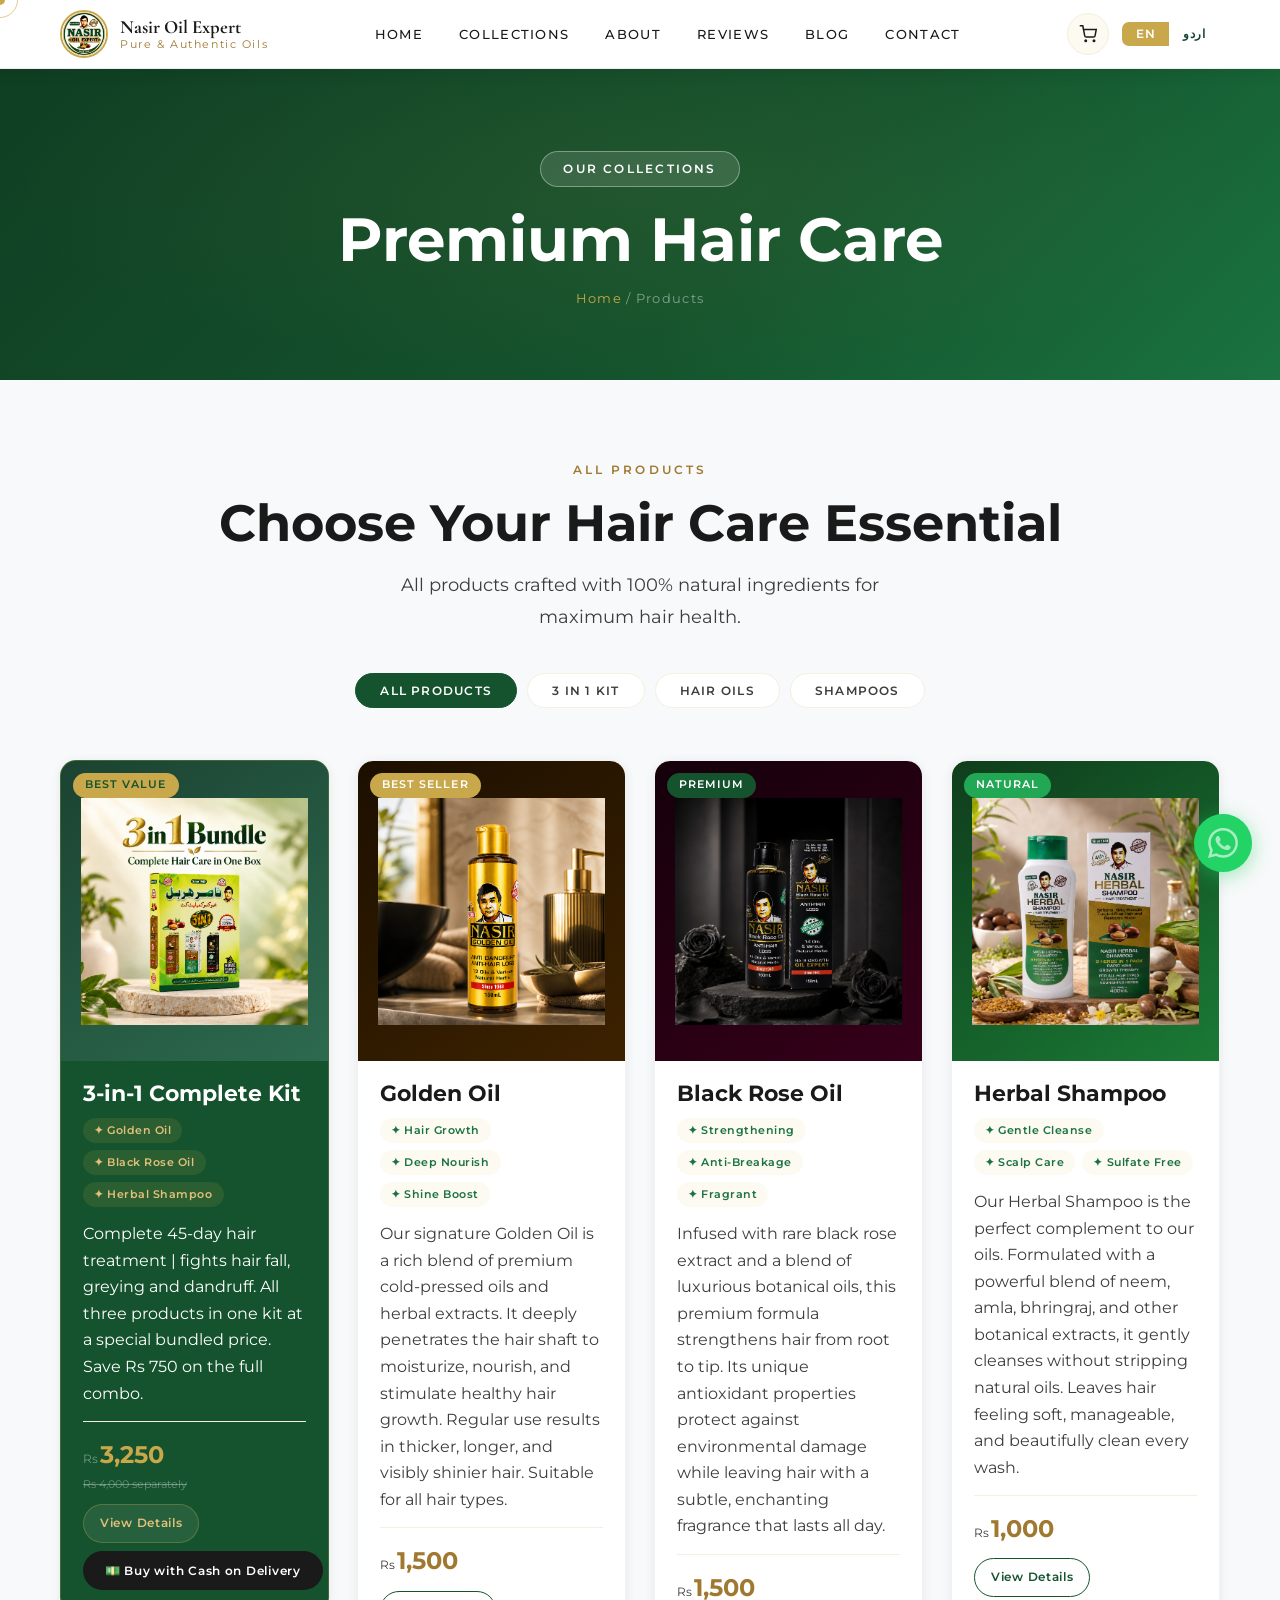
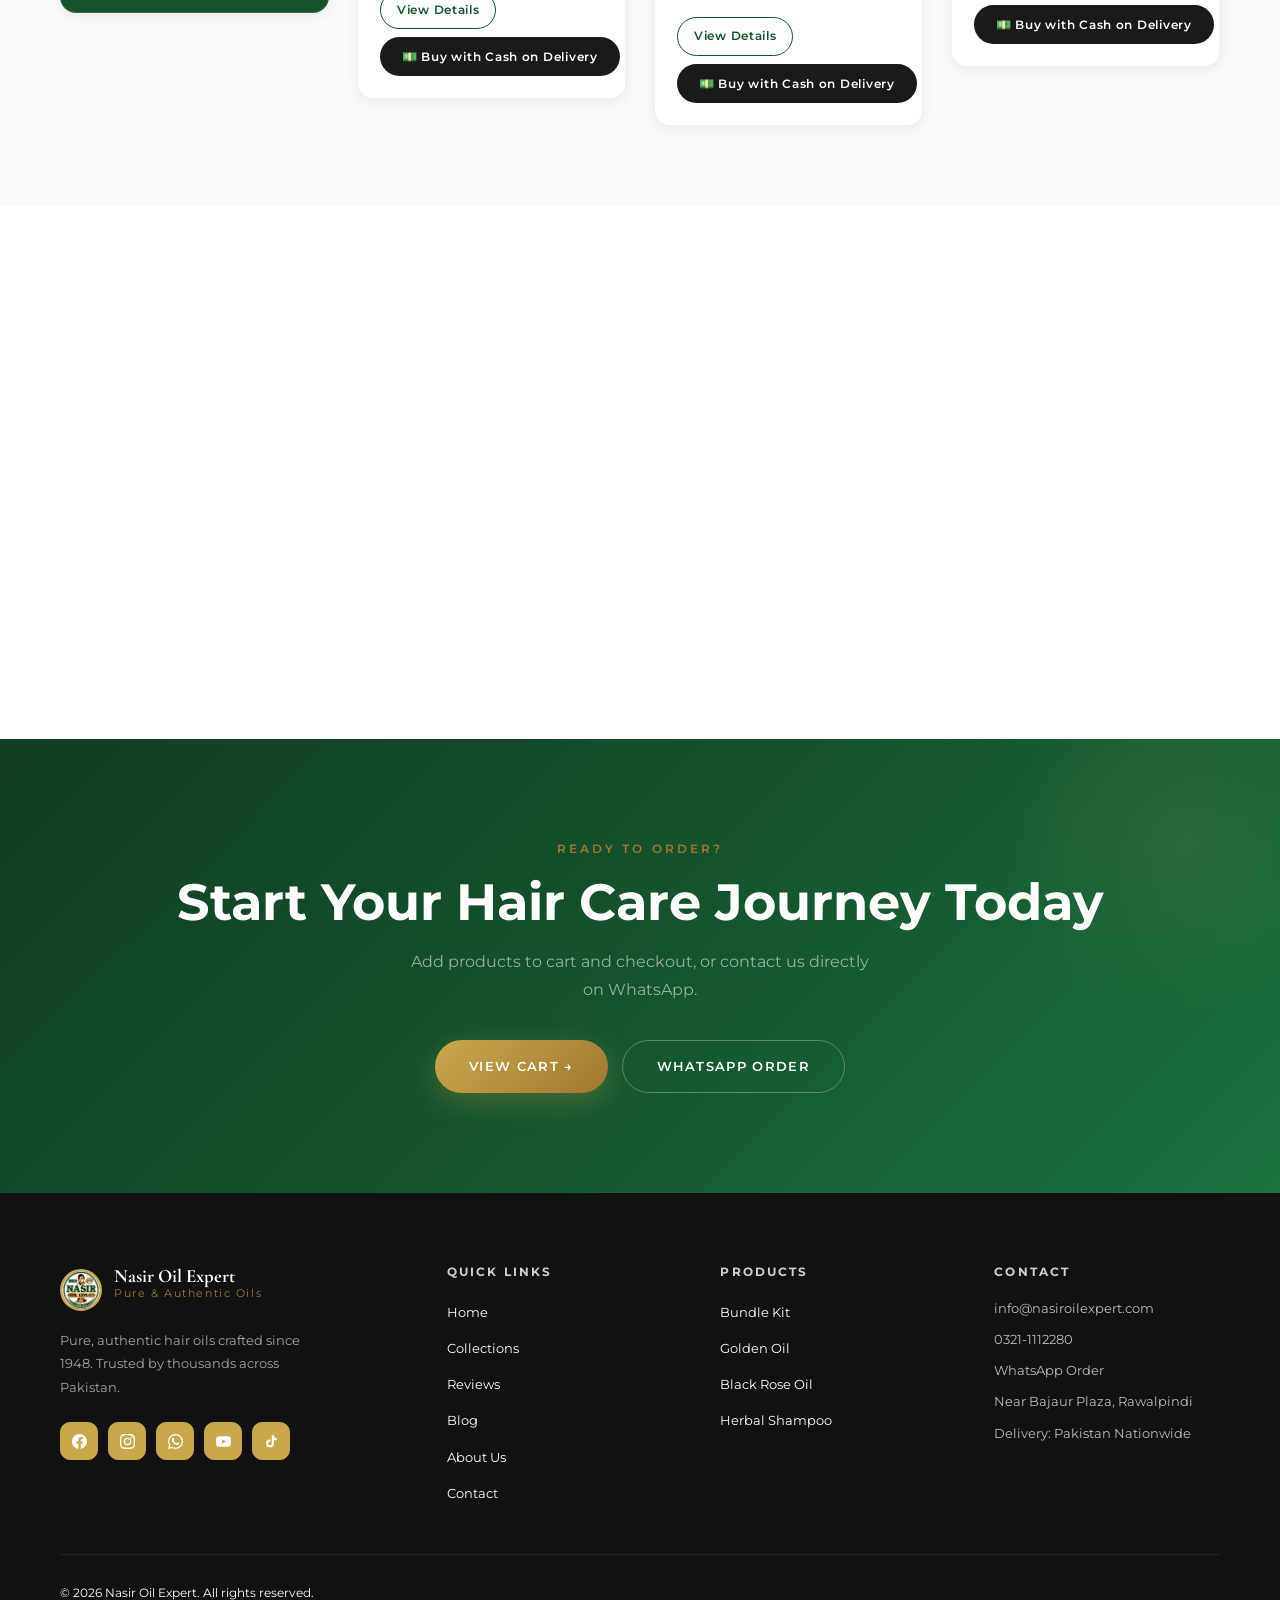
<file: products.html>
<!DOCTYPE html>
<html lang="en">
<head>
<!-- Google tag (gtag.js) -->
<script async src="https://www.googletagmanager.com/gtag/js?id=G-N2RWM9N4GE"></script>
<script>
  window.dataLayer = window.dataLayer || [];
  function gtag(){dataLayer.push(arguments);}
  gtag('js', new Date());
  gtag('config', 'G-N2RWM9N4GE');
</script>
<!-- Meta Pixel Code -->
<script>
!function(f,b,e,v,n,t,s)
{if(f.fbq)return;n=f.fbq=function(){n.callMethod?
n.callMethod.apply(n,arguments):n.queue.push(arguments)};
if(!f._fbq)f._fbq=n;n.push=n;n.loaded=!0;n.version='2.0';
n.queue=[];t=b.createElement(e);t.async=!0;
t.src=v;s=b.getElementsByTagName(e)[0];
s.parentNode.insertBefore(t,s)}(window, document,'script',
'https://connect.facebook.net/en_US/fbevents.js');
fbq('init', '1622312982781463');
fbq('track', 'PageView');
</script>
<noscript><img height="1" width="1" style="display:none"
src="https://www.facebook.com/tr?id=1622312982781463&ev=PageView&noscript=1"
/></noscript>
<!-- End Meta Pixel Code -->
  <meta charset="UTF-8" />
  <meta name="viewport" content="width=device-width, initial-scale=1.0" />
  <title>Products |  Nasir Oil Expert</title>
  <meta name="description" content="Shop our premium hair oil collection |  Golden Oil, Black Rose Oil, Herbal Shampoo. Nationwide delivery in Pakistan." />
  <link rel="preconnect" href="https://fonts.googleapis.com" />
  <link rel="preconnect" href="https://fonts.gstatic.com" crossorigin />
  <link href="https://fonts.googleapis.com/css2?family=Cormorant+Garamond:ital,wght@0,400;0,600;0,700;1,400&family=Montserrat:wght@300;400;500;600;700&family=Noto+Nastaliq+Urdu:wght@400;700&display=swap" rel="stylesheet" />
  <link rel="stylesheet" href="styles3.css?v=4" />
  <style>
    .filter-bar { display:flex; gap:10px; justify-content:center; flex-wrap:wrap; margin:40px 0 52px; }
    .filter-btn { padding:9px 24px; border:1.5px solid var(--cream-dark); border-radius:40px; font-family:'Montserrat',sans-serif; font-size:0.73rem; font-weight:600; letter-spacing:0.1em; text-transform:uppercase; color:var(--text-light); background:var(--white); cursor:pointer; transition:all 0.3s ease; }
    .filter-btn:hover, .filter-btn.active { background:var(--green-deep); border-color:var(--green-deep); color:var(--white); }
    .products-full-grid { display:grid; grid-template-columns:repeat(4,minmax(0,1fr)); gap:28px; max-width:1400px; margin:0 auto; }
    .product-item { min-width:0; transition:opacity 0.4s ease, transform 0.4s ease; }
    .product-detail-card { background:var(--white); border-radius:var(--radius); overflow:hidden; box-shadow:var(--shadow-sm); transition:all var(--transition); border:1px solid rgba(0,0,0,0.05); }
    .product-detail-card:hover { transform:translateY(-10px); box-shadow:var(--shadow-lg); }
    .product-detail-img { position:relative; height:300px; display:flex; align-items:center; justify-content:center; overflow:hidden; padding:20px; }
    .product-detail-img img { width:100%; height:100%; object-fit:contain; transition:transform 0.5s ease; }
    .product-detail-card:hover .product-detail-img img { transform:scale(1.06); }
    .product-benefits { display:flex; flex-wrap:wrap; gap:7px; margin:10px 0 14px; }
    .benefit-chip { padding:4px 11px; background:var(--cream); border-radius:20px; font-family:'Montserrat',sans-serif; font-size:0.63rem; font-weight:600; color:var(--green-mid); letter-spacing:0.05em; }
    .bundle-section { background:var(--green-deep); padding:100px 60px; }
    .bundle-grid { display:grid; grid-template-columns:1fr 1fr; gap:24px; max-width:1200px; margin:44px auto 0; }
    .bundle-card { background:rgba(255,255,255,0.06); border:1px solid rgba(201,168,76,0.2); border-radius:var(--radius); padding:32px; display:flex; align-items:center; gap:24px; transition:all 0.4s ease; }
    .bundle-card:hover { background:rgba(255,255,255,0.1); border-color:var(--gold); transform:translateY(-5px); }
    .bundle-icon { font-size:3.5rem; flex-shrink:0; }
    .bundle-info h3 { font-size:1.2rem; color:var(--white); margin-bottom:7px; }
    .bundle-info p { font-family:'Montserrat',sans-serif; font-size:0.76rem; color:rgba(255,255,255,0.88); line-height:1.7; margin-bottom:14px; }
    .bundle-footer { display:flex; align-items:center; gap:16px; flex-wrap:wrap; }
    .bundle-price { font-size:1.5rem; font-weight:700; color:var(--gold); }
    .bundle-price span { font-family:'Montserrat',sans-serif; font-size:0.68rem; color:rgba(255,255,255,0.35); }
    .bundle-save { font-family:'Montserrat',sans-serif; font-size:0.65rem; font-weight:700; color:var(--green-light); background:rgba(64,145,108,0.15); padding:4px 10px; border-radius:20px; }
    @media(max-width:1024px){ .products-full-grid{grid-template-columns:repeat(2,1fr);} .bundle-grid{grid-template-columns:1fr;} }
    @media(max-width:768px){ .products-full-grid{grid-template-columns:1fr;} .bundle-section{padding:72px 24px;} .bundle-card{flex-direction:column;text-align:center;} }
  </style>
</head>
<body>


<!-- CURSOR -->
<div class="cursor"></div>
<div class="cursor-follower"></div>

<!-- NAVBAR -->
<nav class="navbar scrolled" id="navbar">
  <a href="/" class="nav-logo">
    <img src="images/logo.png" alt="Nasir Oil Expert" class="nav-logo-img">
    <div class="nav-logo-text">Nasir Oil Expert<span data-i18n="ft.tagline">Pure &amp; Authentic Oils</span></div>
  </a>
  <ul class="nav-links">
    <li><a href="/" data-i18n="nav.home">Home</a></li>
    <li class="nav-has-dropdown"><a href="products" data-i18n="nav.collections">Collections &#9660;</a><ul class="nav-dropdown"><li><a href="bundle-kit" data-i18n="nav.bundleKit">Bundle Kit</a></li><li><a href="golden-oil" data-i18n="nav.goldenOil">Golden Oil</a></li><li><a href="black-rose-oil" data-i18n="nav.blackRoseOil">Black Rose Oil</a></li><li><a href="herbal-shampoo" data-i18n="nav.herbalShampoo">Herbal Shampoo</a></li></ul></li>
    <li><a href="about" data-i18n="nav.about">About</a></li>
    <li><a href="reviews" data-i18n="nav.reviews">Reviews</a></li><li><a href="/blog/" data-i18n="nav.blog">Blog</a></li>
    <li><a href="contact" data-i18n="nav.contact">Contact</a></li>
  </ul>
  <div class="nav-right">
    <a href="cart" class="cart-icon-btn" title="Cart">
      <svg width="18" height="18" fill="none" stroke="currentColor" stroke-width="2" viewBox="0 0 24 24"><circle cx="9" cy="21" r="1"/><circle cx="20" cy="21" r="1"/><path d="M1 1h4l2.68 13.39a2 2 0 0 0 2 1.61h9.72a2 2 0 0 0 2-1.61L23 6H6"/></svg>
      <span class="cart-count">0</span>
    </a>
    <button class="lang-toggle" onclick="noeToggleLang()" data-active="en" title="Switch Language"><span>EN</span><span>&#1575;&#1585;&#1583;&#1608;</span></button></div>
  <div class="nav-hamburger"><span></span><span></span><span></span></div>
</nav>

<!-- MOBILE NAV -->
<div class="mobile-nav">
  <button class="mobile-nav-close">&#10005;</button>
  <a href="/" data-i18n="nav.home">Home</a>
  <a href="products" data-i18n="nav.collections">Collections</a>
  <a href="bundle-kit" class="mn-sub-link" data-i18n="nav.bundleKit">&#9656; Bundle Kit</a>
  <a href="golden-oil" class="mn-sub-link" data-i18n="nav.goldenOil">&#9656; Golden Oil</a>
  <a href="black-rose-oil" class="mn-sub-link" data-i18n="nav.blackRoseOil">&#9656; Black Rose Oil</a>
  <a href="herbal-shampoo" class="mn-sub-link" data-i18n="nav.herbalShampoo">&#9656; Herbal Shampoo</a>
  <a href="about" data-i18n="nav.about">About</a>
  <a href="contact" data-i18n="nav.contact">Contact</a>
  <a href="reviews" data-i18n="nav.reviews">Reviews</a>
  <a href="/blog/" data-i18n="nav.blog">Blog</a>
  <button class="lang-toggle" onclick="noeToggleLang()" data-active="en" style="margin:16px auto 0;display:flex;"><span>EN</span><span>&#1575;&#1585;&#1583;&#1608;</span></button>
</div>

<!-- PAGE HERO -->
<section class="page-hero" style="padding-top:80px;">
  <div class="hero-particles"></div>
  <div class="page-hero-content">
    <div class="section-label" style="justify-content:center;margin-bottom:16px;display:inline-flex;background:rgba(255,255,255,0.12);border:1.5px solid rgba(255,255,255,0.35);padding:7px 22px;border-radius:40px;color:#ffffff;letter-spacing:0.18em;" data-i18n="pg.prod.label">Our Collection</div>
    <h1 data-i18n="pg.h1">Premium Hair Care</h1>
    <div class="breadcrumb"><a href="/" data-i18n="bc.home">Home</a> / <span data-i18n="bc.products">Products</span></div>
  </div>
</section>

<!-- PRODUCTS -->
<section style="padding:80px 60px;background:var(--bg-light);">
  <div style="max-width:1200px;margin:0 auto;text-align:center;">
    <div class="section-label reveal" style="justify-content:center;" data-i18n="pg.prod.title">All Products</div>
    <h2 class="section-title reveal reveal-delay-1" data-i18n="pg.essentials.h2">Choose Your Hair Care Essential</h2>
    <p class="section-subtitle reveal reveal-delay-2" data-i18n="shop.sub">All products crafted with 100% natural ingredients for maximum hair health.</p>
    <div class="filter-bar reveal reveal-delay-3">
      <button class="filter-btn active" data-filter="all" data-i18n="filter.all">All Products</button>
      <button class="filter-btn" data-filter="bundle" data-i18n="pg.filter.kit">3 in 1 Kit</button>
      <button class="filter-btn" data-filter="oil" data-i18n="pg.filter.oils">Hair Oils</button>
      <button class="filter-btn" data-filter="shampoo" data-i18n="pg.filter.shampoos">Shampoos</button>
    </div>
  </div>

  <div class="products-full-grid">

    <!-- 3-in-1 Bundle Card -->
    <div class="product-item reveal reveal-delay-1" data-category="bundle" id="bundle-kit">
      <div class="product-detail-card" style="background:var(--green-deep);border:1px solid rgba(201,168,76,0.25);">
        <div class="product-detail-img" style="background:linear-gradient(145deg,#1B4332,#2D6A4F);position:relative;overflow:hidden;">
          <img src="images/box/bundle1.png" alt="3-in-1 Bundle Kit" style="transition:transform 0.5s ease;" onmouseover="this.style.transform='scale(1.06)'" onmouseout="this.style.transform='scale(1)'">
          <div class="product-tag" style="background:var(--gold);color:var(--green-deep);" data-i18n="tag.bestValue">Best Value</div>
          <div class="product-overlay">
            <a href="bundle-kit" class="product-overlay-btn" data-i18n="prod.viewDetails">View Details</a>
          </div>
        </div>
        <div class="product-info">
          <h3 class="product-name" style="color:var(--white);" data-i18n="prod.bundle">3-in-1 Complete Kit</h3>
          <div class="product-benefits">
            <span class="benefit-chip" style="background:rgba(201,168,76,0.12);color:var(--gold-light);border-color:rgba(201,168,76,0.2);" data-i18n="ben.golden">&#10022; Golden Oil</span>
            <span class="benefit-chip" style="background:rgba(201,168,76,0.12);color:var(--gold-light);border-color:rgba(201,168,76,0.2);" data-i18n="ben.rose">&#10022; Black Rose Oil</span>
            <span class="benefit-chip" style="background:rgba(201,168,76,0.12);color:var(--gold-light);border-color:rgba(201,168,76,0.2);" data-i18n="ben.shampoo">&#10022; Herbal Shampoo</span>
          </div>
          <p class="product-desc" style="color:#ffffff;">Complete 45-day hair treatment |  fights hair fall, greying and dandruff. All three products in one kit at a special bundled price. Save Rs 750 on the full combo.</p>
          <div class="product-footer">
            <div>
              <div class="product-price" style="color:var(--gold);">
                <span style="color:rgba(255,255,255,0.4);">Rs</span>3,250
              </div>
              <div style="font-family:'Montserrat',sans-serif;font-size:0.65rem;color:rgba(255,255,255,0.35);text-decoration:line-through;margin-top:2px;">Rs 4,000 separately</div>
            </div>
            <div class="product-btn-group">
              <a href="bundle-kit" class="btn-details" style="background:rgba(255,255,255,0.08);color:var(--gold-light);border-color:rgba(201,168,76,0.3);" data-i18n="prod.viewDetails">View Details</a>
              <button class="btn-cod" onclick="openCodModal('3-in-1 Hair Complete Kit', 3250)"><span data-i18n="pd.cod.buy">Buy with Cash on Delivery</span></button>
            </div>
          </div>
        </div>
      </div>
    </div>

    <!-- Golden Oil -->
    <div class="product-item reveal reveal-delay-2" data-category="oil" id="golden-oil">
      <div class="product-detail-card">
        <div class="product-detail-img" style="background:linear-gradient(145deg,#1c0f00,#3d2200);">
          <img src="images/golden/2.png" alt="Golden Oil">
          <div class="product-tag" data-i18n="tag.bestSeller">Best Seller</div>
          <div class="product-overlay">
            <a href="golden-oil" class="product-overlay-btn" data-i18n="prod.viewDetails">View Details</a>
          </div>
        </div>
        <div class="product-info">
          <h3 class="product-name" data-i18n="prod.golden">Golden Oil</h3>
          <div class="product-benefits">
            <span class="benefit-chip" data-i18n="ben.growth">&#10022; Hair Growth</span>
            <span class="benefit-chip" data-i18n="ben.nourish">&#10022; Deep Nourish</span>
            <span class="benefit-chip" data-i18n="ben.shine">&#10022; Shine Boost</span>
          </div>
          <p class="product-desc">Our signature Golden Oil is a rich blend of premium cold-pressed oils and herbal extracts. It deeply penetrates the hair shaft to moisturize, nourish, and stimulate healthy hair growth. Regular use results in thicker, longer, and visibly shinier hair. Suitable for all hair types.</p>
          <div class="product-footer">
            <div class="product-price"><span>Rs</span>1,500</div>
            <div class="product-btn-group">
              <a href="golden-oil" class="btn-details" data-i18n="prod.viewDetails">View Details</a>
              <button class="btn-cod" onclick="openCodModal('Golden Oil', 1500)"><span data-i18n="pd.cod.buy">Buy with Cash on Delivery</span></button>
            </div>
          </div>
        </div>
      </div>
    </div>

    <!-- Black Rose Oil -->
    <div class="product-item reveal reveal-delay-3" data-category="oil" id="black-rose-oil">
      <div class="product-detail-card">
        <div class="product-detail-img" style="background:linear-gradient(145deg,#15000a,#36001a);">
          <img src="images/black-rose/5.png" alt="Black Rose Oil">
          <div class="product-tag" style="background:var(--green-deep);" data-i18n="tag.premium">Premium</div>
          <div class="product-overlay">
            <a href="black-rose-oil" class="product-overlay-btn" data-i18n="prod.viewDetails">View Details</a>
          </div>
        </div>
        <div class="product-info">
          <h3 class="product-name" data-i18n="prod.rose">Black Rose Oil</h3>
          <div class="product-benefits">
            <span class="benefit-chip" data-i18n="ben.strong">&#10022; Strengthening</span>
            <span class="benefit-chip" data-i18n="ben.nobreak">&#10022; Anti-Breakage</span>
            <span class="benefit-chip" data-i18n="ben.fragrant">&#10022; Fragrant</span>
          </div>
          <p class="product-desc">Infused with rare black rose extract and a blend of luxurious botanical oils, this premium formula strengthens hair from root to tip. Its unique antioxidant properties protect against environmental damage while leaving hair with a subtle, enchanting fragrance that lasts all day.</p>
          <div class="product-footer">
            <div class="product-price"><span>Rs</span>1,500</div>
            <div class="product-btn-group">
              <a href="black-rose-oil" class="btn-details" data-i18n="prod.viewDetails">View Details</a>
              <button class="btn-cod" onclick="openCodModal('Black Rose Oil', 1500)"><span data-i18n="pd.cod.buy">Buy with Cash on Delivery</span></button>
            </div>
          </div>
        </div>
      </div>
    </div>

    <!-- Herbal Shampoo -->
    <div class="product-item reveal reveal-delay-3" data-category="shampoo" id="herbal-shampoo">
      <div class="product-detail-card">
        <div class="product-detail-img" style="background:linear-gradient(145deg,#0f3d1c,#1a7a35);">
          <img src="images/shampoo/5.png" alt="Herbal Shampoo">
          <div class="product-tag" style="background:var(--green-light);" data-i18n="tag.natural">Natural</div>
          <div class="product-overlay">
            <a href="herbal-shampoo" class="product-overlay-btn" data-i18n="prod.viewDetails">View Details</a>
          </div>
        </div>
        <div class="product-info">
          <h3 class="product-name" data-i18n="prod.shampoo">Herbal Shampoo</h3>
          <div class="product-benefits">
            <span class="benefit-chip" data-i18n="ben.cleanse">&#10022; Gentle Cleanse</span>
            <span class="benefit-chip" data-i18n="ben.scalp">&#10022; Scalp Care</span>
            <span class="benefit-chip" data-i18n="ben.sulfate">&#10022; Sulfate Free</span>
          </div>
          <p class="product-desc">Our Herbal Shampoo is the perfect complement to our oils. Formulated with a powerful blend of neem, amla, bhringraj, and other botanical extracts, it gently cleanses without stripping natural oils. Leaves hair feeling soft, manageable, and beautifully clean every wash.</p>
          <div class="product-footer">
            <div class="product-price"><span>Rs</span>1,000</div>
            <div class="product-btn-group">
              <a href="herbal-shampoo" class="btn-details" data-i18n="prod.viewDetails">View Details</a>
              <button class="btn-cod" onclick="openCodModal('Herbal Shampoo', 1000)"><span data-i18n="pd.cod.buy">Buy with Cash on Delivery</span></button>
            </div>
          </div>
        </div>
      </div>
    </div>


  </div>
</section>



<!-- WHY CHOOSE -->
<section style="padding:100px 60px;background:var(--white);">
  <div style="max-width:1200px;margin:0 auto;text-align:center;">
    <div class="section-label reveal" style="justify-content:center;" data-i18n="pg.why.label">Why Choose Us</div>
    <h2 class="section-title reveal reveal-delay-1" data-i18n="pg.why.title">The Nasir Oil Expert Difference</h2>
  </div>
  <div style="display:grid;grid-template-columns:repeat(auto-fit,minmax(220px,1fr));gap:22px;max-width:1200px;margin:44px auto 0;">
    <div class="about-feat-item reveal reveal-delay-1" style="flex-direction:column;text-align:center;padding:28px 18px;">
      <div class="feat-icon" style="margin:0 auto 14px;width:50px;height:50px;display:flex;align-items:center;justify-content:center;color:var(--green-mid);"><svg width="26" height="26" viewBox="0 0 24 24" fill="none" stroke="currentColor" stroke-width="2" stroke-linecap="round" stroke-linejoin="round"><path d="M11 20A7 7 0 0 1 9.8 6.1C15.5 5 17 4.48 19 2c1 2 2 4.18 2 8 0 5.5-4.78 10-10 10z"/><path d="M2 21c0-3 1.85-5.36 5.08-6C9.5 14.52 12 13 13 12"/></svg></div>
      <div class="feat-info"><h4 style="font-size:0.95rem;margin-bottom:6px;" data-i18n="why.c1.title">100% Natural</h4><p style="font-size:0.76rem;" data-i18n="why.c1.desc">No synthetic chemicals. Pure botanical goodness in every drop.</p></div>
    </div>
    <div class="about-feat-item reveal reveal-delay-2" style="flex-direction:column;text-align:center;padding:28px 18px;">
      <div class="feat-icon" style="margin:0 auto 14px;width:50px;height:50px;display:flex;align-items:center;justify-content:center;color:var(--green-mid);"><svg width="26" height="26" viewBox="0 0 24 24" fill="none" stroke="currentColor" stroke-width="2" stroke-linecap="round" stroke-linejoin="round"><rect x="1" y="3" width="15" height="13"/><polygon points="16 8 20 8 23 11 23 16 16 16 16 8"/><circle cx="5.5" cy="18.5" r="2.5"/><circle cx="18.5" cy="18.5" r="2.5"/></svg></div>
      <div class="feat-info"><h4 style="font-size:0.95rem;margin-bottom:6px;" data-i18n="why.c3.title">Fast Delivery</h4><p style="font-size:0.76rem;" data-i18n="why.c3.desc">Quick and reliable delivery across Pakistan to your doorstep.</p></div>
    </div>
    <div class="about-feat-item reveal reveal-delay-3" style="flex-direction:column;text-align:center;padding:28px 18px;">
      <div class="feat-icon" style="margin:0 auto 14px;width:50px;height:50px;display:flex;align-items:center;justify-content:center;color:var(--green-mid);"><svg width="26" height="26" viewBox="0 0 24 24" fill="none" stroke="currentColor" stroke-width="2" stroke-linecap="round" stroke-linejoin="round"><path d="M20.59 13.41l-7.17 7.17a2 2 0 0 1-2.83 0L2 12V2h10l8.59 8.59a2 2 0 0 1 0 2.82z"/><line x1="7" y1="7" x2="7.01" y2="7"/></svg></div>
      <div class="feat-info"><h4 style="font-size:0.95rem;margin-bottom:6px;" data-i18n="pg.why.value.title">Best Value</h4><p style="font-size:0.76rem;" data-i18n="pg.why.value.desc">Premium quality at affordable prices that fit every budget.</p></div>
    </div>
    <div class="about-feat-item reveal reveal-delay-4" style="flex-direction:column;text-align:center;padding:28px 18px;">
      <div class="feat-icon" style="margin:0 auto 14px;width:50px;height:50px;display:flex;align-items:center;justify-content:center;color:var(--green-mid);"><svg width="26" height="26" viewBox="0 0 24 24" fill="none" stroke="currentColor" stroke-width="2" stroke-linecap="round" stroke-linejoin="round"><path d="M17 21v-2a4 4 0 0 0-4-4H5a4 4 0 0 0-4 4v2"/><circle cx="9" cy="7" r="4"/><path d="M23 21v-2a4 4 0 0 0-3-3.87"/><path d="M16 3.13a4 4 0 0 1 0 7.75"/></svg></div>
      <div class="feat-info"><h4 style="font-size:0.95rem;margin-bottom:6px;" data-i18n="why.c4.title">5000+ Customers</h4><p style="font-size:0.76rem;" data-i18n="why.c4.desc">Trusted by thousands of satisfied customers across Pakistan.</p></div>
    </div>
  </div>
</section>

<!-- CTA -->
<section class="cta-section">
  <div style="position:relative;z-index:1;">
    <div class="section-label reveal" style="justify-content:center;" data-i18n="pg.cta.label">Ready to Order?</div>
    <h2 class="section-title reveal reveal-delay-1" style="color:var(--white);" data-i18n="pg.cta.title">Start Your Hair Care Journey Today</h2>
    <p class="reveal reveal-delay-2" data-i18n="pg.cta.sub">Add products to cart and checkout, or contact us directly on WhatsApp.</p>
    <div style="display:flex;gap:14px;justify-content:center;flex-wrap:wrap;margin-top:12px;" class="reveal reveal-delay-3">
      <a href="cart" class="btn-primary" style="display:inline-flex;" data-i18n="pg.cta.cart">View Cart &#8594;</a>
      <a href="https://wa.me/923211112280" target="_blank" class="btn-secondary" data-i18n="pg.cta.wa">WhatsApp Order</a>
    </div>
  </div>
</section>

<!-- FOOTER -->
<footer>
  <div class="footer-inner">
    <div class="footer-top">
      <div class="footer-brand">
        <div class="nav-logo" style="margin-bottom:14px;">
          <img src="images/logo.png" alt="Nasir Oil Expert" style="border-radius:50%;width:42px;height:42px;object-fit:cover;border:2px solid var(--gold);">
          <span class="nav-logo-text">Nasir Oil Expert<span data-i18n="ft.tagline">Pure &amp; Authentic Oils</span></span>
        </div>
        <p data-i18n="ft.brand.desc">Your destination for natural, effective products that nurture stronger, healthier hair.</p>
        <div class="footer-socials">
          <a href="https://www.facebook.com/share/19QpAj7k6t/" target="_blank" class="social-btn fb" title="Facebook">
            <svg width="15" height="15" fill="currentColor" viewBox="0 0 24 24"><path d="M24 12.073c0-6.627-5.373-12-12-12s-12 5.373-12 12c0 5.99 4.388 10.954 10.125 11.854v-8.385H7.078v-3.47h3.047V9.43c0-3.007 1.792-4.669 4.533-4.669 1.312 0 2.686.235 2.686.235v2.953H15.83c-1.491 0-1.956.925-1.956 1.874v2.25h3.328l-.532 3.47h-2.796v8.385C19.612 23.027 24 18.062 24 12.073z"/></svg>
          </a>
          <a href="https://www.instagram.com/nasiroilexpert" target="_blank" class="social-btn ig" title="Instagram">
            <svg width="15" height="15" fill="currentColor" viewBox="0 0 24 24"><path d="M12 2.163c3.204 0 3.584.012 4.85.07 3.252.148 4.771 1.691 4.919 4.919.058 1.265.069 1.645.069 4.849 0 3.205-.012 3.584-.069 4.849-.149 3.225-1.664 4.771-4.919 4.919-1.266.058-1.644.07-4.85.07-3.204 0-3.584-.012-4.849-.07-3.26-.149-4.771-1.699-4.919-4.92-.058-1.265-.07-1.644-.07-4.849 0-3.204.013-3.583.07-4.849.149-3.227 1.664-4.771 4.919-4.919 1.266-.057 1.645-.069 4.849-.069zm0-2.163c-3.259 0-3.667.014-4.947.072-4.358.2-6.78 2.618-6.98 6.98-.059 1.281-.073 1.689-.073 4.948 0 3.259.014 3.668.072 4.948.2 4.358 2.618 6.78 6.98 6.98 1.281.058 1.689.072 4.948.072 3.259 0 3.668-.014 4.948-.072 4.354-.2 6.782-2.618 6.979-6.98.059-1.28.073-1.689.073-4.948 0-3.259-.014-3.667-.072-4.947-.196-4.354-2.617-6.78-6.979-6.98-1.281-.059-1.69-.073-4.949-.073zm0 5.838c-3.403 0-6.162 2.759-6.162 6.162s2.759 6.163 6.162 6.163 6.162-2.759 6.162-6.163c0-3.403-2.759-6.162-6.162-6.162zm0 10.162c-2.209 0-4-1.79-4-4 0-2.209 1.791-4 4-4s4 1.791 4 4c0 2.21-1.791 4-4 4zm6.406-11.845c-.796 0-1.441.645-1.441 1.44s.645 1.44 1.441 1.44c.795 0 1.439-.645 1.439-1.44s-.644-1.44-1.439-1.44z"/></svg>
          </a>
          <a href="https://wa.me/923211112280" target="_blank" class="social-btn wa" title="WhatsApp">
            <svg width="15" height="15" fill="currentColor" viewBox="0 0 24 24"><path d="M17.472 14.382c-.297-.149-1.758-.867-2.03-.967-.273-.099-.471-.148-.67.15-.197.297-.767.966-.94 1.164-.173.199-.347.223-.644.075-.297-.15-1.255-.463-2.39-1.475-.883-.788-1.48-1.761-1.653-2.059-.173-.297-.018-.458.13-.606.134-.133.298-.347.446-.52.149-.174.198-.298.298-.497.099-.198.05-.371-.025-.52-.075-.149-.669-1.612-.916-2.207-.242-.579-.487-.5-.669-.51-.173-.008-.371-.01-.57-.01-.198 0-.52.074-.792.372-.272.297-1.04 1.016-1.04 2.479 0 1.462 1.065 2.875 1.213 3.074.149.198 2.096 3.2 5.077 4.487.709.306 1.262.489 1.694.625.712.227 1.36.195 1.871.118.571-.085 1.758-.719 2.006-1.413.248-.694.248-1.289.173-1.413-.074-.124-.272-.198-.57-.347m-5.421 7.403h-.004a9.87 9.87 0 01-5.031-1.378l-.361-.214-3.741.982.998-3.648-.235-.374a9.86 9.86 0 01-1.51-5.26c.001-5.45 4.436-9.884 9.888-9.884 2.64 0 5.122 1.03 6.988 2.898a9.825 9.825 0 012.893 6.994c-.003 5.45-4.437 9.884-9.885 9.884m8.413-18.297A11.815 11.815 0 0012.05 0C5.495 0 .16 5.335.157 11.892c0 2.096.547 4.142 1.588 5.945L.057 24l6.305-1.654a11.882 11.882 0 005.683 1.448h.005c6.554 0 11.89-5.335 11.893-11.893a11.821 11.821 0 00-3.48-8.413z"/></svg>
          </a>
          <a href="https://www.youtube.com/@nasiroilexpert" target="_blank" class="social-btn yt" title="YouTube">
            <svg width="15" height="15" fill="currentColor" viewBox="0 0 24 24"><path d="M23.498 6.186a3.016 3.016 0 00-2.122-2.136C19.505 3.545 12 3.545 12 3.545s-7.505 0-9.377.505A3.017 3.017 0 00.502 6.186C0 8.07 0 12 0 12s0 3.93.502 5.814a3.016 3.016 0 002.122 2.136c1.871.505 9.376.505 9.376.505s7.505 0 9.377-.505a3.015 3.015 0 002.122-2.136C24 15.93 24 12 24 12s0-3.93-.502-5.814zM9.545 15.568V8.432L15.818 12l-6.273 3.568z"/></svg>
          </a>
          <a href="https://www.tiktok.com/@nasiroilexpert" target="_blank" class="social-btn tt" title="TikTok">
            <svg width="15" height="15" fill="currentColor" viewBox="0 0 24 24"><path d="M19.59 6.69a4.83 4.83 0 01-3.77-4.25V2h-3.45v13.67a2.89 2.89 0 01-2.88 2.5 2.89 2.89 0 01-2.89-2.89 2.89 2.89 0 012.89-2.89c.28 0 .54.04.79.1V9.01a6.33 6.33 0 00-.79-.05 6.34 6.34 0 00-6.34 6.34 6.34 6.34 0 006.34 6.34 6.34 6.34 0 006.33-6.34V8.69a8.18 8.18 0 004.78 1.52V6.77a4.85 4.85 0 01-1.02-.08z"/></svg>
          </a>
        </div>      </div>
      <div class="footer-col">
        <h4 data-i18n="ft.quickLinks">Quick Links</h4>
        <ul>
          <li><a href="/" data-i18n="ft.home">Home</a></li>
          <li><a href="products" data-i18n="ft.collections">Collections</a></li>
          <li><a href="reviews" data-i18n="ft.reviews">Reviews</a></li>
          <li><a href="/blog/" data-i18n="ft.blog">Blog</a></li>
          <li><a href="about" data-i18n="ft.about">About Us</a></li>
          <li><a href="contact" data-i18n="ft.contactLink">Contact</a></li>
        </ul></div>
      <div class="footer-col">
        <h4 data-i18n="ft.products">Products</h4>
        <ul>
          <li><a href="bundle-kit" data-i18n="ft.prod.bundle">Bundle Kit</a></li>
          <li><a href="golden-oil" data-i18n="ft.prod.golden">Golden Oil</a></li>
          <li><a href="black-rose-oil" data-i18n="ft.prod.rose">Black Rose Oil</a></li>
          <li><a href="herbal-shampoo" data-i18n="ft.prod.shampoo">Herbal Shampoo</a></li>
        </ul>
      </div>
      <div class="footer-col">
        <h4 data-i18n="ft.contact">Contact</h4>
        <a href="mailto:info@nasiroilexpert.com" class="contact-item">info@nasiroilexpert.com</a>
        <a href="tel:+923211112280" class="contact-item">0321-1112280</a>
        <a href="https://wa.me/923211112280" class="contact-item" target="_blank"><span data-i18n="ft.waOrder">WhatsApp Order</span></a>
        <a href="https://maps.google.com/?q=Nasir+Oil+Mills,+Near+Bajaur+Plaza,+Opp+Ajwa+Hotel,+Rawalpindi" class="contact-item" target="_blank" rel="noopener">Near Bajaur Plaza, Rawalpindi</a>
        <div class="contact-item">Delivery: Pakistan Nationwide</div>
      </div>
    </div>
    <div class="footer-bottom">
      <p data-i18n="ft.rights">&copy; 2026 Nasir Oil Expert. All rights reserved.</p>
    </div>
  </div>
</footer>

<a href="https://wa.me/923211112280" class="wa-float" target="_blank" title="Order on WhatsApp">
  <span class="wa-float-pulse"></span>
  <svg viewBox="0 0 24 24" xmlns="http://www.w3.org/2000/svg"><path d="M17.472 14.382c-.297-.149-1.758-.867-2.03-.967-.273-.099-.471-.148-.67.15-.197.297-.767.966-.94 1.164-.173.199-.347.223-.644.075-.297-.15-1.255-.463-2.39-1.475-.883-.788-1.48-1.761-1.653-2.059-.173-.297-.018-.458.13-.606.134-.133.298-.347.446-.52.149-.174.198-.298.298-.497.099-.198.05-.371-.025-.52-.075-.149-.669-1.612-.916-2.207-.242-.579-.487-.5-.669-.51-.173-.008-.371-.01-.57-.01-.198 0-.52.074-.792.372-.272.297-1.04 1.016-1.04 2.479 0 1.462 1.065 2.875 1.213 3.074.149.198 2.096 3.2 5.077 4.487.709.306 1.262.489 1.694.625.712.227 1.36.195 1.871.118.571-.085 1.758-.719 2.006-1.413.248-.694.248-1.289.173-1.413-.074-.124-.272-.198-.57-.347m-5.421 7.403h-.004a9.87 9.87 0 01-5.031-1.378l-.361-.214-3.741.982.998-3.648-.235-.374a9.86 9.86 0 01-1.51-5.26c.001-5.45 4.436-9.884 9.888-9.884 2.64 0 5.122 1.03 6.988 2.898a9.825 9.825 0 012.893 6.994c-.003 5.45-4.437 9.884-9.885 9.884m8.413-18.297A11.815 11.815 0 0012.05 0C5.495 0 .16 5.335.157 11.892c0 2.096.547 4.142 1.588 5.945L.057 24l6.305-1.654a11.882 11.882 0 005.683 1.448h.005c6.554 0 11.89-5.335 11.893-11.893a11.821 11.821 0 00-3.48-8.413z"/></svg>
</a>
<script src="script.js?v=3"></script>
<script src="lang.js?v=20260922"></script>
<script src="order-modal.js?v=20260924"></script>
</body>
</html>
</file>
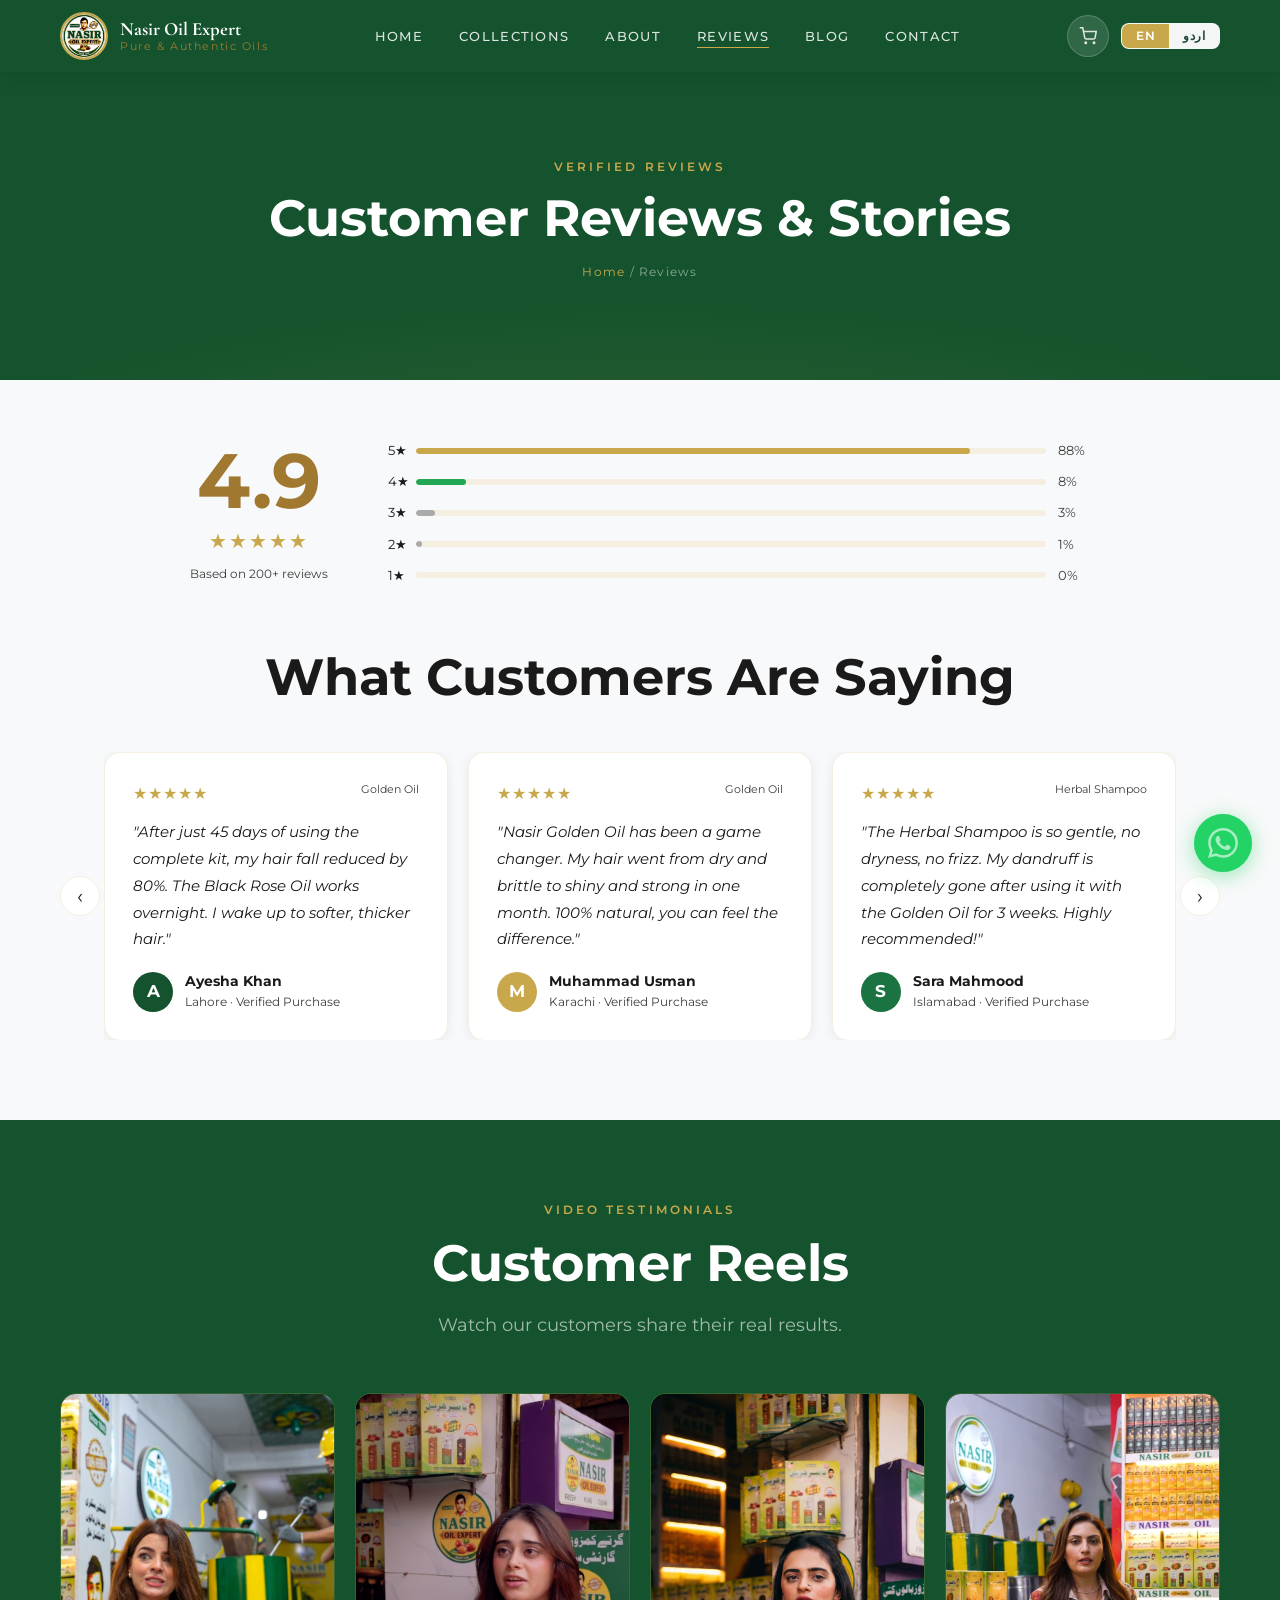
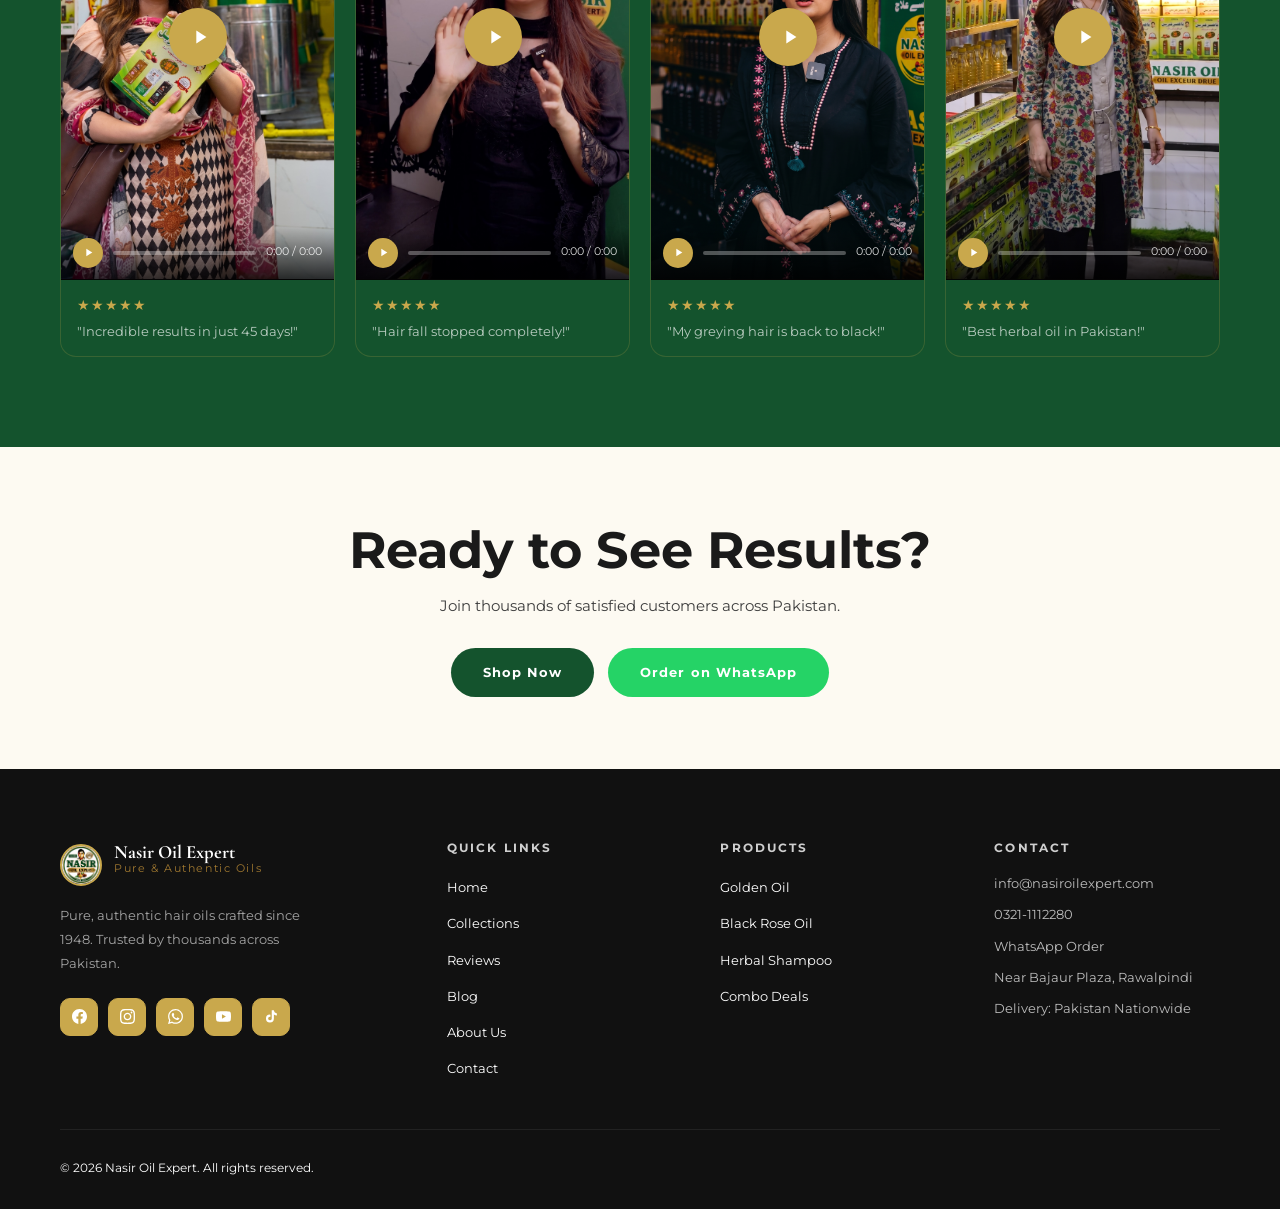
<file: reviews.html>
<!DOCTYPE html>
<html lang="en">
<head>
<!-- Google tag (gtag.js) -->
<script async src="https://www.googletagmanager.com/gtag/js?id=G-N2RWM9N4GE"></script>
<script>
  window.dataLayer = window.dataLayer || [];
  function gtag(){dataLayer.push(arguments);}
  gtag('js', new Date());
  gtag('config', 'G-N2RWM9N4GE');
</script>
<!-- Meta Pixel Code -->
<script>
!function(f,b,e,v,n,t,s)
{if(f.fbq)return;n=f.fbq=function(){n.callMethod?
n.callMethod.apply(n,arguments):n.queue.push(arguments)};
if(!f._fbq)f._fbq=n;n.push=n;n.loaded=!0;n.version='2.0';
n.queue=[];t=b.createElement(e);t.async=!0;
t.src=v;s=b.getElementsByTagName(e)[0];
s.parentNode.insertBefore(t,s)}(window, document,'script',
'https://connect.facebook.net/en_US/fbevents.js');
fbq('init', '1622312982781463');
fbq('track', 'PageView');
</script>
<noscript><img height="1" width="1" style="display:none"
src="https://www.facebook.com/tr?id=1622312982781463&ev=PageView&noscript=1"
/></noscript>
<!-- End Meta Pixel Code -->
  <meta charset="UTF-8" />
  <meta name="viewport" content="width=device-width, initial-scale=1.0" />
  <title>Customer Reviews |  Nasir Oil Expert</title>
  <meta name="description" content="Read real customer reviews and watch video testimonials for Nasir Oil Expert. See real results from Golden Oil, Black Rose Oil and Herbal Shampoo." />
  <link rel="canonical" href="https://nasiroilexpert.com/reviews" />
  <meta property="og:type" content="website" />
  <meta property="og:url" content="https://nasiroilexpert.com/reviews" />
  <meta property="og:title" content="Customer Reviews | Nasir Oil Expert" />
  <meta property="og:description" content="Real customer reviews and video testimonials. See results from Golden Oil, Black Rose Oil and Herbal Shampoo." />
  <meta property="og:image" content="https://nasiroilexpert.com/images/hero-banner.jpg" />
  <meta property="og:site_name" content="Nasir Oil Expert" />
  <meta name="twitter:card" content="summary_large_image" />
  <meta name="twitter:title" content="Customer Reviews | Nasir Oil Expert" />
  <meta name="twitter:description" content="Real customer reviews and video testimonials for Nasir Oil Expert products." />
  <meta name="twitter:image" content="https://nasiroilexpert.com/images/hero-banner.jpg" />
  <link rel="preconnect" href="https://fonts.googleapis.com" />
  <link rel="preconnect" href="https://fonts.gstatic.com" crossorigin />
  <link href="https://fonts.googleapis.com/css2?family=Cormorant+Garamond:ital,wght@0,400;0,600;0,700;1,400&family=Montserrat:wght@300;400;500;600;700&family=Noto+Nastaliq+Urdu:wght@400;700&display=swap" rel="stylesheet" />
  <link rel="stylesheet" href="styles3.css?v=4" />
  <style>
    .page-hero { background: var(--green-deep); padding: 130px 40px 72px; text-align: center; position: relative; overflow: hidden; }
    .page-hero::before { content:''; position:absolute; inset:0; background:radial-gradient(ellipse 80% 60% at 50% 120%, rgba(201,168,76,0.12) 0%, transparent 70%); pointer-events:none; }
    .page-hero-content { position:relative; z-index:1; }
    .page-hero h1 { font-size: clamp(2rem,4vw,3rem); color:var(--white); margin-bottom:12px; }
    .breadcrumb { font-family:'Montserrat',sans-serif; font-size:0.72rem; color:rgba(255,255,255,0.5); }
    .breadcrumb a { color:var(--gold); text-decoration:none; }

    /* Rating summary */
    .rating-bar { height:6px; background:var(--cream-dark); border-radius:3px; flex:1; overflow:hidden; }
    .rating-bar-fill { height:100%; background:var(--gold); border-radius:3px; }

    /* Reviews grid */
    .reviews-grid { display:grid; grid-template-columns:repeat(3,1fr); gap:24px; }
    .review-card { background:var(--white); border-radius:var(--radius); padding:28px; box-shadow:var(--shadow-sm); border:1px solid var(--cream-dark); }

    /* Video grid */
    .video-grid { display:grid; grid-template-columns:repeat(4,1fr); gap:20px; }
    .video-card { border-radius:16px; overflow:hidden; background:var(--green-deep); border:1px solid rgba(201,168,76,0.2); }
    .video-thumb { position:relative; padding-top:177.78%; background:#0f0f0f; cursor:pointer; }
    .video-thumb-inner { position:absolute; inset:0; display:flex; flex-direction:column; align-items:center; justify-content:center; gap:14px; }
    .play-btn { width:56px; height:56px; border-radius:50%; background:var(--gold); display:flex; align-items:center; justify-content:center; transition:transform 0.3s ease; }
    .video-card:hover .play-btn { transform:scale(1.1); }
    .video-label { font-family:'Montserrat',sans-serif; font-size:0.72rem; color:rgba(255,255,255,0.6); }
    .video-meta { padding:14px 16px; }
    .video-stars { color:var(--gold); font-size:0.82rem; letter-spacing:1px; }
    .video-quote { font-family:'Montserrat',sans-serif; font-size:0.75rem; color:rgba(255,255,255,0.7); margin-top:6px; line-height:1.6; }

    @media(max-width:900px) { .reviews-grid{grid-template-columns:1fr 1fr;} .video-grid{grid-template-columns:1fr 1fr;} }
    @media(max-width:600px) { .reviews-grid{grid-template-columns:1fr;} .video-grid{grid-template-columns:1fr;} }

    /* Always solid navbar */
    #navbar { background:var(--green-deep) !important; padding:12px 60px !important; }
    #navbar .nav-links > li > a { color:rgba(255,255,255,0.85) !important; }
    #navbar .nav-dropdown a { color:var(--text-dark) !important; }
    #navbar .nav-logo-text { color:var(--white) !important; }
    #navbar .nav-right a { color:rgba(255,255,255,0.85) !important; }
    #navbar .cart-icon-btn { background:rgba(255,255,255,0.12) !important; border-color:rgba(255,255,255,0.2) !important; color:rgba(255,255,255,0.85) !important; }
    #navbar .nav-hamburger span { background:var(--white) !important; }
    @media(max-width:768px){ #navbar { padding:12px 20px !important; } }
  </style>
</head>
<body>

<!-- NAVBAR -->
<nav class="navbar scrolled" id="navbar">
  <a href="/" class="nav-logo">
    <img src="images/logo.png" alt="Nasir Oil Expert" class="nav-logo-img">
    <div class="nav-logo-text">Nasir Oil Expert<span data-i18n="ft.tagline">Pure &amp; Authentic Oils</span></div>
  </a>
  <ul class="nav-links">
    <li><a href="/" data-i18n="nav.home">Home</a></li>
    <li class="nav-has-dropdown"><a href="products" data-i18n="nav.collections">Collections &#9660;</a><ul class="nav-dropdown"><li><a href="bundle-kit" data-i18n="nav.bundleKit">Bundle Kit</a></li><li><a href="golden-oil" data-i18n="nav.goldenOil">Golden Oil</a></li><li><a href="black-rose-oil" data-i18n="nav.blackRoseOil">Black Rose Oil</a></li><li><a href="herbal-shampoo" data-i18n="nav.herbalShampoo">Herbal Shampoo</a></li></ul></li>
    <li><a href="about" data-i18n="nav.about">About</a></li>
    <li><a href="reviews" class="active" data-i18n="nav.reviews">Reviews</a></li><li><a href="/blog/" data-i18n="nav.blog">Blog</a></li>
    <li><a href="contact" data-i18n="nav.contact">Contact</a></li>
  </ul>
  <div class="nav-right">
    <a href="cart" class="cart-icon-btn" title="Cart">
      <svg width="18" height="18" fill="none" stroke="currentColor" stroke-width="2" viewBox="0 0 24 24"><circle cx="9" cy="21" r="1"/><circle cx="20" cy="21" r="1"/><path d="M1 1h4l2.68 13.39a2 2 0 0 0 2 1.61h9.72a2 2 0 0 0 2-1.61L23 6H6"/></svg>
      <span class="cart-count">0</span>
    </a>
    <button class="lang-toggle" onclick="noeToggleLang()" data-active="en" title="Switch Language"><span>EN</span><span>&#1575;&#1585;&#1583;&#1608;</span></button></div>
  <div class="nav-hamburger">
    <span></span><span></span><span></span>
  </div>
</nav>

<!-- MOBILE NAV -->
<div class="mobile-nav">
  <button class="mobile-nav-close">&#10005;</button>
  <a href="/" data-i18n="nav.home">Home</a>
  <a href="products" data-i18n="nav.collections">Collections</a>
  <a href="bundle-kit" class="mn-sub-link" data-i18n="nav.bundleKit">&#9656; Bundle Kit</a>
  <a href="golden-oil" class="mn-sub-link" data-i18n="nav.goldenOil">&#9656; Golden Oil</a>
  <a href="black-rose-oil" class="mn-sub-link" data-i18n="nav.blackRoseOil">&#9656; Black Rose Oil</a>
  <a href="herbal-shampoo" class="mn-sub-link" data-i18n="nav.herbalShampoo">&#9656; Herbal Shampoo</a>
  <a href="about" data-i18n="nav.about">About</a>
  <a href="reviews" style="color:var(--gold);font-weight:700;" data-i18n="nav.reviews">Reviews</a>
  <a href="/blog/" data-i18n="nav.blog">Blog</a>
  <a href="contact" data-i18n="nav.contact">Contact</a>
  <button class="lang-toggle" onclick="noeToggleLang()" data-active="en" style="margin:16px auto 0;display:flex;"><span>EN</span><span>&#1575;&#1585;&#1583;&#1608;</span></button>
</div>

<!-- HERO -->
<div class="page-hero">
  <div class="page-hero-content">
    <div class="section-label" style="justify-content:center;margin-bottom:12px;color:var(--gold);" data-i18n="rv.verified.label">Verified Reviews</div>
    <h1 data-i18n="rv.h1">Customer Reviews &amp; Stories</h1>
    <div class="breadcrumb"><a href="/" data-i18n="bc.home">Home</a> / <span data-i18n="nav.reviews">Reviews</span></div>
  </div>
</div>

<!-- RATING SUMMARY -->
<section style="padding:60px 60px 0;background:var(--bg-light);">
  <div style="max-width:900px;margin:0 auto;display:grid;grid-template-columns:auto 1fr;gap:60px;align-items:center;" class="rating-summary-grid">
    <div style="text-align:center;">
      <div style="font-family:'Montserrat',sans-serif;font-size:4.5rem;font-weight:700;color:var(--gold-dark);line-height:1;">4.9</div>
      <div style="color:var(--gold);font-size:1.2rem;letter-spacing:2px;margin:6px 0;">&#9733;&#9733;&#9733;&#9733;&#9733;</div>
      <div style="font-family:'Montserrat',sans-serif;font-size:0.72rem;color:var(--text-light);" data-i18n="rv.based">Based on 200+ reviews</div>
    </div>
    <div style="display:flex;flex-direction:column;gap:10px;">
      <div style="display:flex;align-items:center;gap:12px;font-family:'Montserrat',sans-serif;font-size:0.78rem;color:var(--text-dark);">
        <span style="width:16px;">5&#9733;</span><div class="rating-bar"><div class="rating-bar-fill" style="width:88%;"></div></div><span style="width:32px;color:var(--text-light);">88%</span>
      </div>
      <div style="display:flex;align-items:center;gap:12px;font-family:'Montserrat',sans-serif;font-size:0.78rem;color:var(--text-dark);">
        <span style="width:16px;">4&#9733;</span><div class="rating-bar"><div class="rating-bar-fill" style="width:8%;background:var(--green-light);"></div></div><span style="width:32px;color:var(--text-light);">8%</span>
      </div>
      <div style="display:flex;align-items:center;gap:12px;font-family:'Montserrat',sans-serif;font-size:0.78rem;color:var(--text-dark);">
        <span style="width:16px;">3&#9733;</span><div class="rating-bar"><div class="rating-bar-fill" style="width:3%;background:#aaa;"></div></div><span style="width:32px;color:var(--text-light);">3%</span>
      </div>
      <div style="display:flex;align-items:center;gap:12px;font-family:'Montserrat',sans-serif;font-size:0.78rem;color:var(--text-dark);">
        <span style="width:16px;">2&#9733;</span><div class="rating-bar"><div class="rating-bar-fill" style="width:1%;background:#aaa;"></div></div><span style="width:32px;color:var(--text-light);">1%</span>
      </div>
      <div style="display:flex;align-items:center;gap:12px;font-family:'Montserrat',sans-serif;font-size:0.78rem;color:var(--text-dark);">
        <span style="width:16px;">1&#9733;</span><div class="rating-bar"><div class="rating-bar-fill" style="width:0%;background:#aaa;"></div></div><span style="width:32px;color:var(--text-light);">0%</span>
      </div>
    </div>
  </div>
</section>

<!-- TEXT REVIEWS -->
<section style="padding:60px 60px 80px;background:var(--bg-light);">
  <div style="max-width:1200px;margin:0 auto;">
    <h2 class="section-title" style="text-align:center;margin-bottom:44px;" data-i18n="rv.saying.title">What Customers Are Saying</h2>
    <div class="reviews-grid">

      <div class="review-card reveal">
        <div style="display:flex;justify-content:space-between;align-items:flex-start;margin-bottom:12px;">
          <div style="color:var(--gold);font-size:0.95rem;letter-spacing:1px;">&#9733;&#9733;&#9733;&#9733;&#9733;</div>
          <span style="font-family:'Montserrat',sans-serif;font-size:0.65rem;color:var(--text-light);" data-i18n="nav.goldenOil">Golden Oil</span>
        </div>
        <p style="font-family:'Montserrat',sans-serif;font-size:0.88rem;color:var(--text-dark);line-height:1.8;margin-bottom:18px;font-style:italic;" data-i18n="rv.c1.q">"After just 45 days of using the complete kit, my hair fall reduced by 80%. The Black Rose Oil works overnight. I wake up to softer, thicker hair."</p>
        <div style="display:flex;align-items:center;gap:12px;">
          <div style="width:40px;height:40px;border-radius:50%;background:var(--green-deep);color:var(--white);display:flex;align-items:center;justify-content:center;font-family:'Montserrat',sans-serif;font-weight:700;">A</div>
          <div><div style="font-family:'Montserrat',sans-serif;font-size:0.8rem;font-weight:700;color:var(--text-dark);" data-i18n="rv.c1.name">Ayesha Khan</div><div style="font-family:'Montserrat',sans-serif;font-size:0.68rem;color:var(--text-light);" data-i18n="rv.c1.loc">Lahore · Verified Purchase</div></div>
        </div>
      </div>

      <div class="review-card reveal reveal-delay-1">
        <div style="display:flex;justify-content:space-between;align-items:flex-start;margin-bottom:12px;">
          <div style="color:var(--gold);font-size:0.95rem;letter-spacing:1px;">&#9733;&#9733;&#9733;&#9733;&#9733;</div>
          <span style="font-family:'Montserrat',sans-serif;font-size:0.65rem;color:var(--text-light);" data-i18n="nav.goldenOil">Golden Oil</span>
        </div>
        <p style="font-family:'Montserrat',sans-serif;font-size:0.88rem;color:var(--text-dark);line-height:1.8;margin-bottom:18px;font-style:italic;" data-i18n="rv.c2.q">"Nasir Golden Oil has been a game changer. My hair went from dry and brittle to shiny and strong in one month. 100% natural, you can feel the difference."</p>
        <div style="display:flex;align-items:center;gap:12px;">
          <div style="width:40px;height:40px;border-radius:50%;background:var(--gold);color:var(--white);display:flex;align-items:center;justify-content:center;font-family:'Montserrat',sans-serif;font-weight:700;">M</div>
          <div><div style="font-family:'Montserrat',sans-serif;font-size:0.8rem;font-weight:700;color:var(--text-dark);" data-i18n="rv.c2.name">Muhammad Usman</div><div style="font-family:'Montserrat',sans-serif;font-size:0.68rem;color:var(--text-light);" data-i18n="rv.c2.loc">Karachi · Verified Purchase</div></div>
        </div>
      </div>

      <div class="review-card reveal reveal-delay-2">
        <div style="display:flex;justify-content:space-between;align-items:flex-start;margin-bottom:12px;">
          <div style="color:var(--gold);font-size:0.95rem;letter-spacing:1px;">&#9733;&#9733;&#9733;&#9733;&#9733;</div>
          <span style="font-family:'Montserrat',sans-serif;font-size:0.65rem;color:var(--text-light);" data-i18n="nav.herbalShampoo">Herbal Shampoo</span>
        </div>
        <p style="font-family:'Montserrat',sans-serif;font-size:0.88rem;color:var(--text-dark);line-height:1.8;margin-bottom:18px;font-style:italic;" data-i18n="rv.c3.q">"The Herbal Shampoo is so gentle, no dryness, no frizz. My dandruff is completely gone after using it with the Golden Oil for 3 weeks. Highly recommended!"</p>
        <div style="display:flex;align-items:center;gap:12px;">
          <div style="width:40px;height:40px;border-radius:50%;background:var(--green-mid);color:var(--white);display:flex;align-items:center;justify-content:center;font-family:'Montserrat',sans-serif;font-weight:700;">S</div>
          <div><div style="font-family:'Montserrat',sans-serif;font-size:0.8rem;font-weight:700;color:var(--text-dark);" data-i18n="rv.c3.name">Sara Mahmood</div><div style="font-family:'Montserrat',sans-serif;font-size:0.68rem;color:var(--text-light);" data-i18n="rv.c3.loc">Islamabad · Verified Purchase</div></div>
        </div>
      </div>

      <div class="review-card reveal">
        <div style="display:flex;justify-content:space-between;align-items:flex-start;margin-bottom:12px;">
          <div style="color:var(--gold);font-size:0.95rem;letter-spacing:1px;">&#9733;&#9733;&#9733;&#9733;&#9733;</div>
          <span style="font-family:'Montserrat',sans-serif;font-size:0.65rem;color:var(--text-light);" data-i18n="nav.blackRoseOil">Black Rose Oil</span>
        </div>
        <p style="font-family:'Montserrat',sans-serif;font-size:0.88rem;color:var(--text-dark);line-height:1.8;margin-bottom:18px;font-style:italic;" data-i18n="rv.c4.q">"I was losing hair rapidly after my pregnancy. A friend recommended Black Rose Oil and within 6 weeks my hair came back thicker than before. Amazing product!"</p>
        <div style="display:flex;align-items:center;gap:12px;">
          <div style="width:40px;height:40px;border-radius:50%;background:var(--green-deep);color:var(--white);display:flex;align-items:center;justify-content:center;font-family:'Montserrat',sans-serif;font-weight:700;">F</div>
          <div><div style="font-family:'Montserrat',sans-serif;font-size:0.8rem;font-weight:700;color:var(--text-dark);" data-i18n="rv.c4.name">Fatima Siddiqui</div><div style="font-family:'Montserrat',sans-serif;font-size:0.68rem;color:var(--text-light);" data-i18n="rv.c4.loc">Rawalpindi · Verified Purchase</div></div>
        </div>
      </div>

      <div class="review-card reveal reveal-delay-1">
        <div style="display:flex;justify-content:space-between;align-items:flex-start;margin-bottom:12px;">
          <div style="color:var(--gold);font-size:0.95rem;letter-spacing:1px;">&#9733;&#9733;&#9733;&#9733;&#9733;</div>
          <span style="font-family:'Montserrat',sans-serif;font-size:0.65rem;color:var(--text-light);" data-i18n="rv.c5.prod">3-in-1 Kit</span>
        </div>
        <p style="font-family:'Montserrat',sans-serif;font-size:0.88rem;color:var(--text-dark);line-height:1.8;margin-bottom:18px;font-style:italic;" data-i18n="rv.c5.q">"Ordered the 3-in-1 bundle and followed the 45-day plan exactly. My grey hairs are reducing, dandruff gone, and hair is growing faster. Worth every rupee!"</p>
        <div style="display:flex;align-items:center;gap:12px;">
          <div style="width:40px;height:40px;border-radius:50%;background:var(--gold);color:var(--white);display:flex;align-items:center;justify-content:center;font-family:'Montserrat',sans-serif;font-weight:700;">H</div>
          <div><div style="font-family:'Montserrat',sans-serif;font-size:0.8rem;font-weight:700;color:var(--text-dark);" data-i18n="rv.c5.name">Hassan Ali</div><div style="font-family:'Montserrat',sans-serif;font-size:0.68rem;color:var(--text-light);" data-i18n="rv.c5.loc">Faisalabad · Verified Purchase</div></div>
        </div>
      </div>

      <div class="review-card reveal reveal-delay-2">
        <div style="display:flex;justify-content:space-between;align-items:flex-start;margin-bottom:12px;">
          <div style="color:var(--gold);font-size:0.95rem;letter-spacing:1px;">&#9733;&#9733;&#9733;&#9733;&#9733;</div>
          <span style="font-family:'Montserrat',sans-serif;font-size:0.65rem;color:var(--text-light);" data-i18n="nav.goldenOil">Golden Oil</span>
        </div>
        <p style="font-family:'Montserrat',sans-serif;font-size:0.88rem;color:var(--text-dark);line-height:1.8;margin-bottom:18px;font-style:italic;" data-i18n="rv.c6.q">"Best oil I have ever used. No chemicals, no side effects. My scalp feels healthy and my hair smells fresh all day. Will keep ordering for my whole family."</p>
        <div style="display:flex;align-items:center;gap:12px;">
          <div style="width:40px;height:40px;border-radius:50%;background:var(--green-mid);color:var(--white);display:flex;align-items:center;justify-content:center;font-family:'Montserrat',sans-serif;font-weight:700;">Z</div>
          <div><div style="font-family:'Montserrat',sans-serif;font-size:0.8rem;font-weight:700;color:var(--text-dark);" data-i18n="rv.c6.name">Zainab Raza</div><div style="font-family:'Montserrat',sans-serif;font-size:0.68rem;color:var(--text-light);" data-i18n="rv.c6.loc">Multan · Verified Purchase</div></div>
        </div>
      </div>

    </div>
  </div>
</section>

<!-- VIDEO REVIEWS -->
<section style="padding:80px 60px 90px;background:var(--green-deep);">
  <div style="max-width:1200px;margin:0 auto;">
    <div style="text-align:center;margin-bottom:52px;">
      <div class="section-label" style="justify-content:center;color:var(--gold);" data-i18n="rv.video.label">Video Testimonials</div>
      <h2 class="section-title" style="color:var(--white);" data-i18n="rv.video.title">Customer Reels</h2>
      <p class="section-subtitle" style="color:rgba(255,255,255,0.6);text-align:center;margin:0 auto;" data-i18n="rv.video.sub">Watch our customers share their real results.</p>
    </div>

    <div class="video-grid">

      <div class="video-card">
        <div class="video-thumb">
          <video style="position:absolute;inset:0;width:100%;height:100%;object-fit:cover;" src="images/reels/reel1.mp4" controls playsinline preload="none" poster="images/reels/reel1.jpg"></video>
        </div>
        <div class="video-meta">
          <div class="video-stars">&#9733;&#9733;&#9733;&#9733;&#9733;</div>
          <p class="video-quote" data-i18n="rv.vq1">"Incredible results in just 45 days!"</p>
        </div>
      </div>

      <div class="video-card">
        <div class="video-thumb">
          <video style="position:absolute;inset:0;width:100%;height:100%;object-fit:cover;" src="images/reels/reel2.mp4" controls playsinline preload="none" poster="images/reels/reel2.jpg"></video>
        </div>
        <div class="video-meta">
          <div class="video-stars">&#9733;&#9733;&#9733;&#9733;&#9733;</div>
          <p class="video-quote" data-i18n="rv.vq2">"Hair fall stopped completely!"</p>
        </div>
      </div>

      <div class="video-card">
        <div class="video-thumb">
          <video style="position:absolute;inset:0;width:100%;height:100%;object-fit:cover;" src="images/reels/reel3.mp4" controls playsinline preload="none" poster="images/reels/reel3.jpg"></video>
        </div>
        <div class="video-meta">
          <div class="video-stars">&#9733;&#9733;&#9733;&#9733;&#9733;</div>
          <p class="video-quote" data-i18n="rv.vq3">"My greying hair is back to black!"</p>
        </div>
      </div>

      <div class="video-card">
        <div class="video-thumb">
          <video style="position:absolute;inset:0;width:100%;height:100%;object-fit:cover;" src="images/reels/reel4.mp4" controls playsinline preload="none" poster="images/reels/reel4.jpg"></video>
        </div>
        <div class="video-meta">
          <div class="video-stars">&#9733;&#9733;&#9733;&#9733;&#9733;</div>
          <p class="video-quote" data-i18n="rv.vq4">"Best herbal oil in Pakistan!"</p>
        </div>
      </div>

    </div>
  </div>
</section>

<!-- CTA -->
<section style="padding:72px 40px;background:var(--cream);text-align:center;">
  <div style="max-width:600px;margin:0 auto;">
    <h2 class="section-title" style="margin-bottom:12px;" data-i18n="rv.cta.title">Ready to See Results?</h2>
    <p style="font-family:'Montserrat',sans-serif;font-size:0.88rem;color:var(--text-light);line-height:1.8;margin-bottom:28px;" data-i18n="rv.cta.sub">Join thousands of satisfied customers across Pakistan. Start your 45-day hair transformation today.</p>
    <div style="display:flex;gap:14px;justify-content:center;flex-wrap:wrap;">
      <a href="products" style="display:inline-flex;align-items:center;gap:8px;background:var(--green-deep);color:var(--white);font-family:'Montserrat',sans-serif;font-size:0.78rem;font-weight:700;letter-spacing:0.08em;padding:14px 32px;border-radius:40px;" data-i18n="rv.cta.shop">Shop Now</a>
      <a href="https://wa.me/923211112280" target="_blank" style="display:inline-flex;align-items:center;gap:8px;background:#25D366;color:var(--white);font-family:'Montserrat',sans-serif;font-size:0.78rem;font-weight:700;letter-spacing:0.08em;padding:14px 32px;border-radius:40px;" data-i18n="rv.cta.wa">Order on WhatsApp</a>
    </div>
  </div>
</section>

<!-- FOOTER -->
<footer>
  <div class="footer-inner">
    <div class="footer-top">
      <div class="footer-brand">
        <div class="nav-logo" style="margin-bottom:14px;">
          <img src="images/logo.png" alt="Nasir Oil Expert" style="border-radius:50%;width:42px;height:42px;object-fit:cover;border:2px solid var(--gold);">
          <span class="nav-logo-text">Nasir Oil Expert<span data-i18n="ft.tagline">Pure &amp; Authentic Oils</span></span>
        </div>
        <p data-i18n="ft.brand.desc">Pure, authentic hair oils crafted since 1948. Trusted by thousands across Pakistan.</p>
        <div class="footer-socials">
          <a href="https://www.facebook.com/share/19QpAj7k6t/" target="_blank" class="social-btn fb" title="Facebook"><svg width="15" height="15" fill="currentColor" viewBox="0 0 24 24"><path d="M24 12.073c0-6.627-5.373-12-12-12s-12 5.373-12 12c0 5.99 4.388 10.954 10.125 11.854v-8.385H7.078v-3.47h3.047V9.43c0-3.007 1.792-4.669 4.533-4.669 1.312 0 2.686.235 2.686.235v2.953H15.83c-1.491 0-1.956.925-1.956 1.874v2.25h3.328l-.532 3.47h-2.796v8.385C19.612 23.027 24 18.062 24 12.073z"/></svg></a>
          <a href="https://www.instagram.com/nasiroilexpert" target="_blank" class="social-btn ig" title="Instagram"><svg width="15" height="15" fill="currentColor" viewBox="0 0 24 24"><path d="M12 2.163c3.204 0 3.584.012 4.85.07 3.252.148 4.771 1.691 4.919 4.919.058 1.265.069 1.645.069 4.849 0 3.205-.012 3.584-.069 4.849-.149 3.225-1.664 4.771-4.919 4.919-1.266.058-1.644.07-4.85.07-3.204 0-3.584-.012-4.849-.07-3.26-.149-4.771-1.699-4.919-4.92-.058-1.265-.07-1.644-.07-4.849 0-3.204.013-3.583.07-4.849.149-3.227 1.664-4.771 4.919-4.919 1.266-.057 1.645-.069 4.849-.069zm0-2.163c-3.259 0-3.667.014-4.947.072-4.358.2-6.78 2.618-6.98 6.98-.059 1.281-.073 1.689-.073 4.948 0 3.259.014 3.668.072 4.948.2 4.358 2.618 6.78 6.98 6.98 1.281.058 1.689.072 4.948.072 3.259 0 3.668-.014 4.948-.072 4.354-.2 6.782-2.618 6.979-6.98.059-1.28.073-1.689.073-4.948 0-3.259-.014-3.667-.072-4.947-.196-4.354-2.617-6.78-6.979-6.98-1.281-.059-1.69-.073-4.949-.073zm0 5.838c-3.403 0-6.162 2.759-6.162 6.162s2.759 6.163 6.162 6.163 6.162-2.759 6.162-6.163c0-3.403-2.759-6.162-6.162-6.162zm0 10.162c-2.209 0-4-1.79-4-4 0-2.209 1.791-4 4-4s4 1.791 4 4c0 2.21-1.791 4-4 4zm6.406-11.845c-.796 0-1.441.645-1.441 1.44s.645 1.44 1.441 1.44c.795 0 1.439-.645 1.439-1.44s-.644-1.44-1.439-1.44z"/></svg></a>
          <a href="https://wa.me/923211112280" target="_blank" class="social-btn wa" title="WhatsApp"><svg width="15" height="15" fill="currentColor" viewBox="0 0 24 24"><path d="M17.472 14.382c-.297-.149-1.758-.867-2.03-.967-.273-.099-.471-.148-.67.15-.197.297-.767.966-.94 1.164-.173.199-.347.223-.644.075-.297-.15-1.255-.463-2.39-1.475-.883-.788-1.48-1.761-1.653-2.059-.173-.297-.018-.458.13-.606.134-.133.298-.347.446-.52.149-.174.198-.298.298-.497.099-.198.05-.371-.025-.52-.075-.149-.669-1.612-.916-2.207-.242-.579-.487-.5-.669-.51-.173-.008-.371-.01-.57-.01-.198 0-.52.074-.792.372-.272.297-1.04 1.016-1.04 2.479 0 1.462 1.065 2.875 1.213 3.074.149.198 2.096 3.2 5.077 4.487.709.306 1.262.489 1.694.625.712.227 1.36.195 1.871.118.571-.085 1.758-.719 2.006-1.413.248-.694.248-1.289.173-1.413-.074-.124-.272-.198-.57-.347m-5.421 7.403h-.004a9.87 9.87 0 01-5.031-1.378l-.361-.214-3.741.982.998-3.648-.235-.374a9.86 9.86 0 01-1.51-5.26c.001-5.45 4.436-9.884 9.888-9.884 2.64 0 5.122 1.03 6.988 2.898a9.825 9.825 0 012.893 6.994c-.003 5.45-4.437 9.884-9.885 9.884m8.413-18.297A11.815 11.815 0 0012.05 0C5.495 0 .16 5.335.157 11.892c0 2.096.547 4.142 1.588 5.945L.057 24l6.305-1.654a11.882 11.882 0 005.683 1.448h.005c6.554 0 11.89-5.335 11.893-11.893a11.821 11.821 0 00-3.48-8.413z"/></svg></a>
          <a href="https://www.youtube.com/@nasiroilexpert" target="_blank" class="social-btn yt" title="YouTube"><svg width="15" height="15" fill="currentColor" viewBox="0 0 24 24"><path d="M23.498 6.186a3.016 3.016 0 00-2.122-2.136C19.505 3.545 12 3.545 12 3.545s-7.505 0-9.377.505A3.017 3.017 0 00.502 6.186C0 8.07 0 12 0 12s0 3.93.502 5.814a3.016 3.016 0 002.122 2.136c1.871.505 9.376.505 9.376.505s7.505 0 9.377-.505a3.015 3.015 0 002.122-2.136C24 15.93 24 12 24 12s0-3.93-.502-5.814zM9.545 15.568V8.432L15.818 12l-6.273 3.568z"/></svg></a>
          <a href="https://www.tiktok.com/@nasiroilexpert" target="_blank" class="social-btn tt" title="TikTok"><svg width="15" height="15" fill="currentColor" viewBox="0 0 24 24"><path d="M19.59 6.69a4.83 4.83 0 01-3.77-4.25V2h-3.45v13.67a2.89 2.89 0 01-2.88 2.5 2.89 2.89 0 01-2.89-2.89 2.89 2.89 0 012.89-2.89c.28 0 .54.04.79.1V9.01a6.33 6.33 0 00-.79-.05 6.34 6.34 0 00-6.34 6.34 6.34 6.34 0 006.34 6.34 6.34 6.34 0 006.33-6.34V8.69a8.18 8.18 0 004.78 1.52V6.77a4.85 4.85 0 01-1.02-.08z"/></svg></a>
        </div>
      </div>
      <div class="footer-col">
        <h4 data-i18n="ft.quickLinks">Quick Links</h4>
        <ul>
          <li><a href="/" data-i18n="ft.home">Home</a></li>
          <li><a href="products" data-i18n="ft.collections">Collections</a></li>
          <li><a href="reviews" data-i18n="ft.reviews">Reviews</a></li>
          <li><a href="/blog/" data-i18n="ft.blog">Blog</a></li>
          <li><a href="about" data-i18n="ft.about">About Us</a></li>
          <li><a href="contact" data-i18n="ft.contactLink">Contact</a></li>
        </ul>
      </div>
      <div class="footer-col">
        <h4 data-i18n="ft.products">Products</h4>
        <ul>
          <li><a href="golden-oil" data-i18n="ft.prod.golden">Golden Oil</a></li>
          <li><a href="black-rose-oil" data-i18n="ft.prod.rose">Black Rose Oil</a></li>
          <li><a href="herbal-shampoo" data-i18n="ft.prod.shampoo">Herbal Shampoo</a></li>
          <li><a href="products" data-i18n="ft.prod.combos">Combo Deals</a></li>
        </ul>
      </div>
      <div class="footer-col">
        <h4 data-i18n="ft.contact">Contact</h4>
        <a href="mailto:info@nasiroilexpert.com" class="contact-item">info@nasiroilexpert.com</a>
        <a href="tel:+923211112280" class="contact-item">0321-1112280</a>
        <a href="https://wa.me/923211112280" class="contact-item" target="_blank"><span data-i18n="ft.waOrder">WhatsApp Order</span></a>
        <a href="https://maps.google.com/?q=Nasir+Oil+Mills,+Near+Bajaur+Plaza,+Opp+Ajwa+Hotel,+Rawalpindi" class="contact-item" target="_blank" rel="noopener">Near Bajaur Plaza, Rawalpindi</a>
        <div class="contact-item">Delivery: Pakistan Nationwide</div>
      </div>
    </div>
    <div class="footer-bottom">
      <p data-i18n="ft.rights">&copy; 2026 Nasir Oil Expert. All rights reserved.</p>
    </div>
  </div>
</footer>

<a href="https://wa.me/923211112280" class="wa-float" target="_blank" title="Order on WhatsApp">
  <span class="wa-float-pulse"></span>
  <svg viewBox="0 0 24 24" xmlns="http://www.w3.org/2000/svg"><path d="M17.472 14.382c-.297-.149-1.758-.867-2.03-.967-.273-.099-.471-.148-.67.15-.197.297-.767.966-.94 1.164-.173.199-.347.223-.644.075-.297-.15-1.255-.463-2.39-1.475-.883-.788-1.48-1.761-1.653-2.059-.173-.297-.018-.458.13-.606.134-.133.298-.347.446-.52.149-.174.198-.298.298-.497.099-.198.05-.371-.025-.52-.075-.149-.669-1.612-.916-2.207-.242-.579-.487-.5-.669-.51-.173-.008-.371-.01-.57-.01-.198 0-.52.074-.792.372-.272.297-1.04 1.016-1.04 2.479 0 1.462 1.065 2.875 1.213 3.074.149.198 2.096 3.2 5.077 4.487.709.306 1.262.489 1.694.625.712.227 1.36.195 1.871.118.571-.085 1.758-.719 2.006-1.413.248-.694.248-1.289.173-1.413-.074-.124-.272-.198-.57-.347m-5.421 7.403h-.004a9.87 9.87 0 01-5.031-1.378l-.361-.214-3.741.982.998-3.648-.235-.374a9.86 9.86 0 01-1.51-5.26c.001-5.45 4.436-9.884 9.888-9.884 2.64 0 5.122 1.03 6.988 2.898a9.825 9.825 0 012.893 6.994c-.003 5.45-4.437 9.884-9.885 9.884m8.413-18.297A11.815 11.815 0 0012.05 0C5.495 0 .16 5.335.157 11.892c0 2.096.547 4.142 1.588 5.945L.057 24l6.305-1.654a11.882 11.882 0 005.683 1.448h.005c6.554 0 11.89-5.335 11.893-11.893a11.821 11.821 0 00-3.48-8.413z"/></svg>
</a>
<script src="script.js?v=3"></script>
<script src="lang.js?v=20260922"></script>
</body>
</html>
</file>
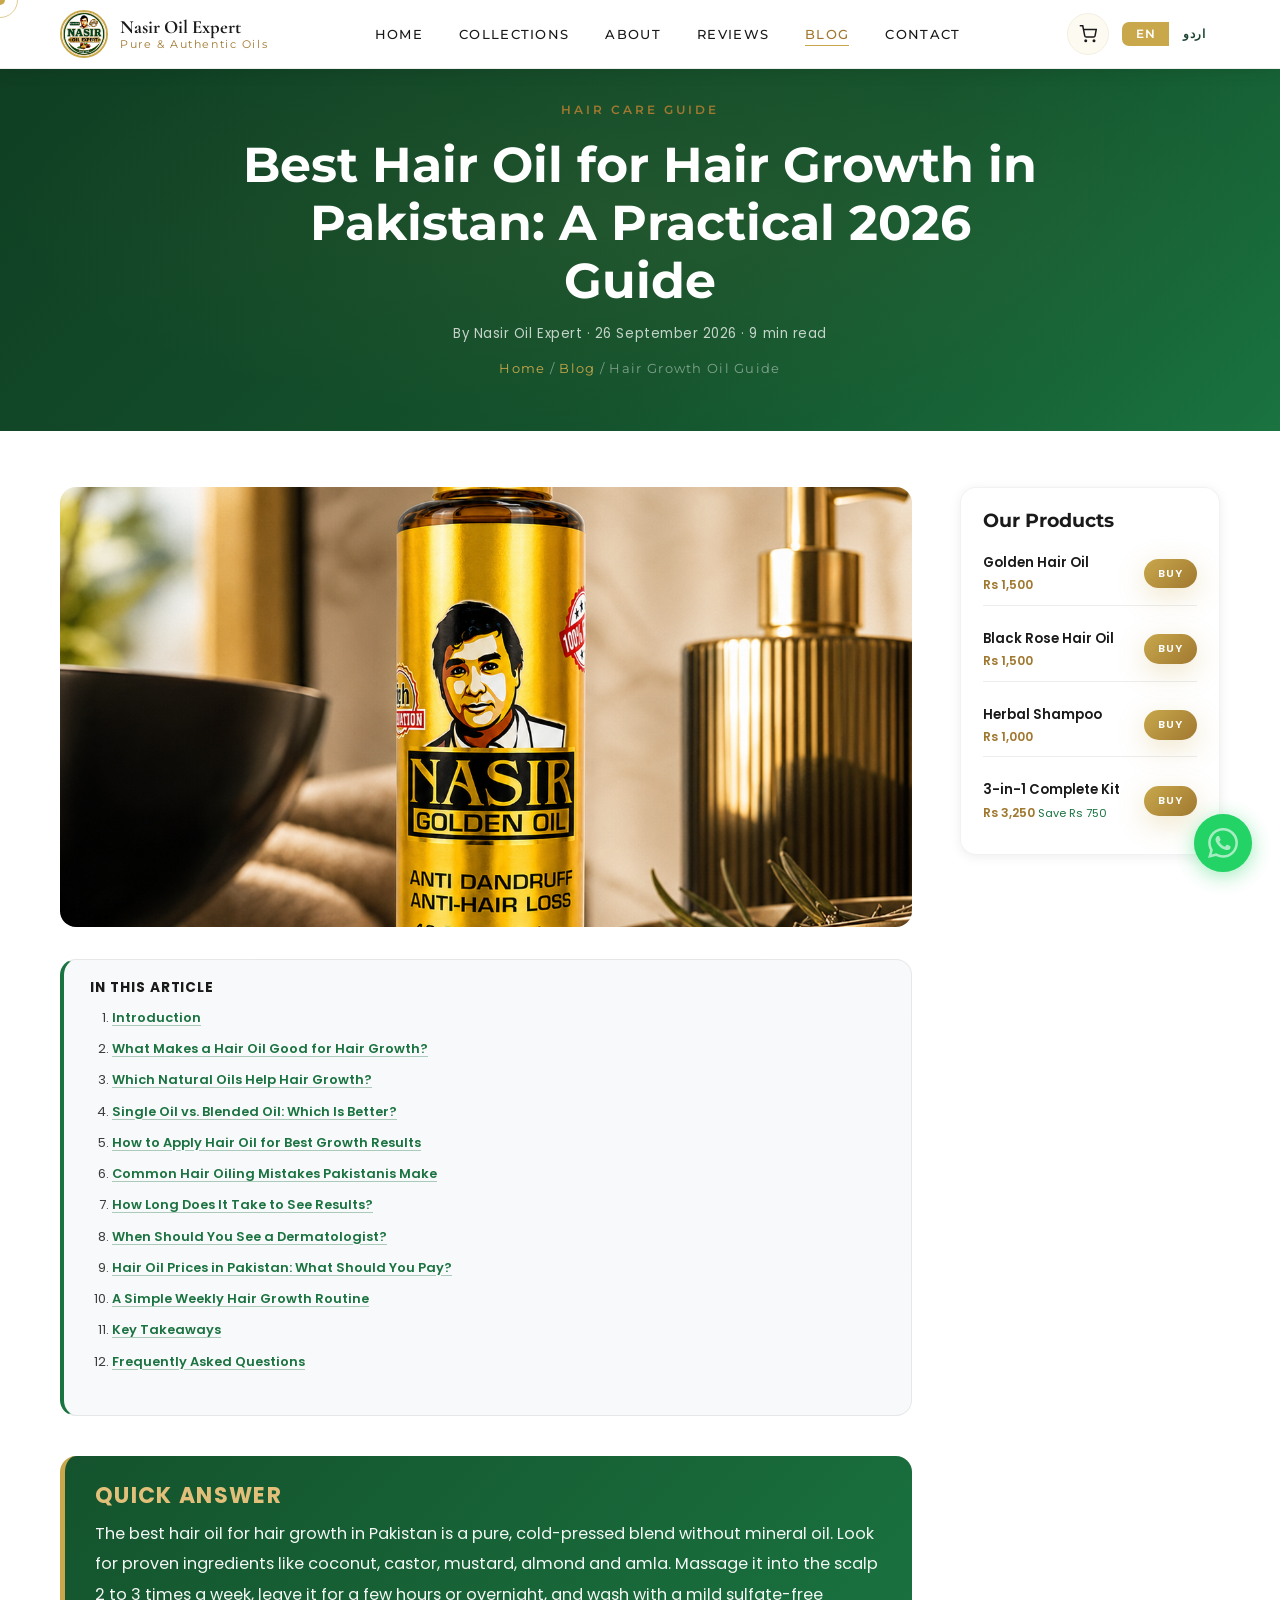
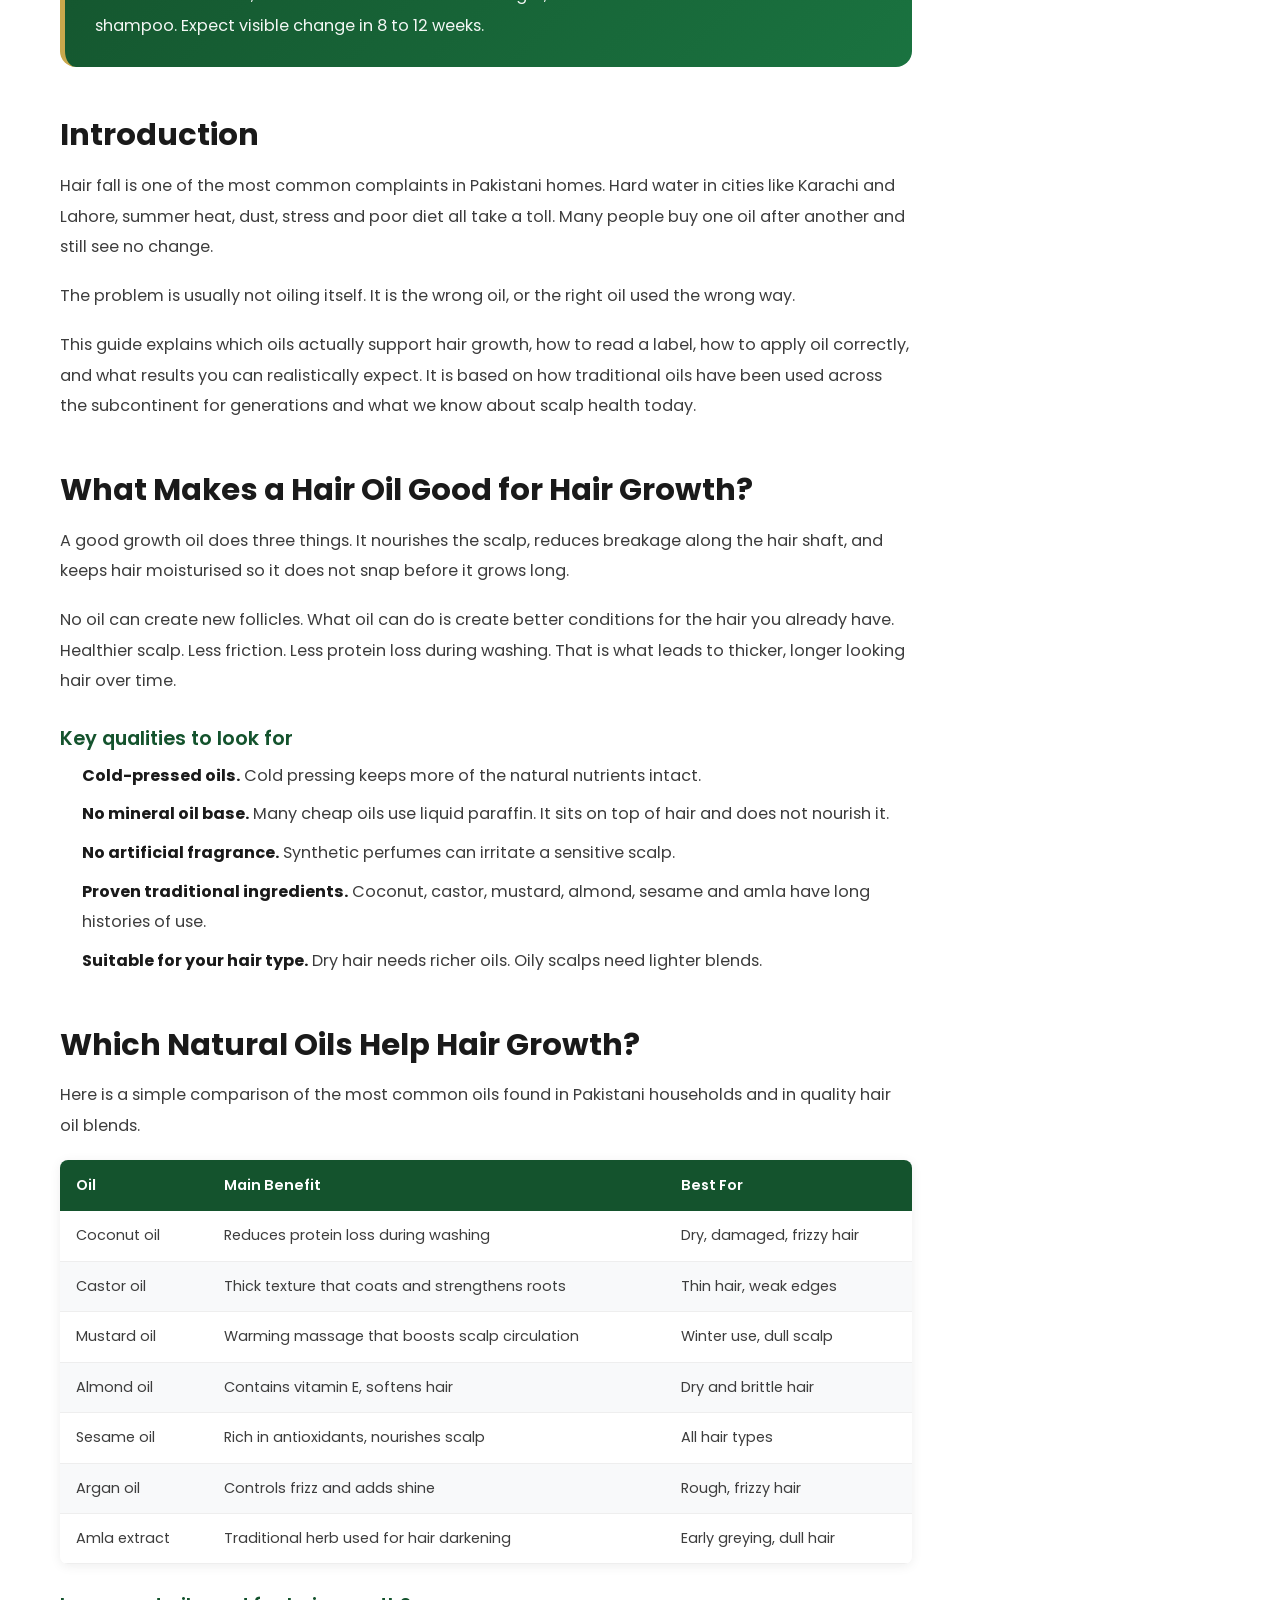
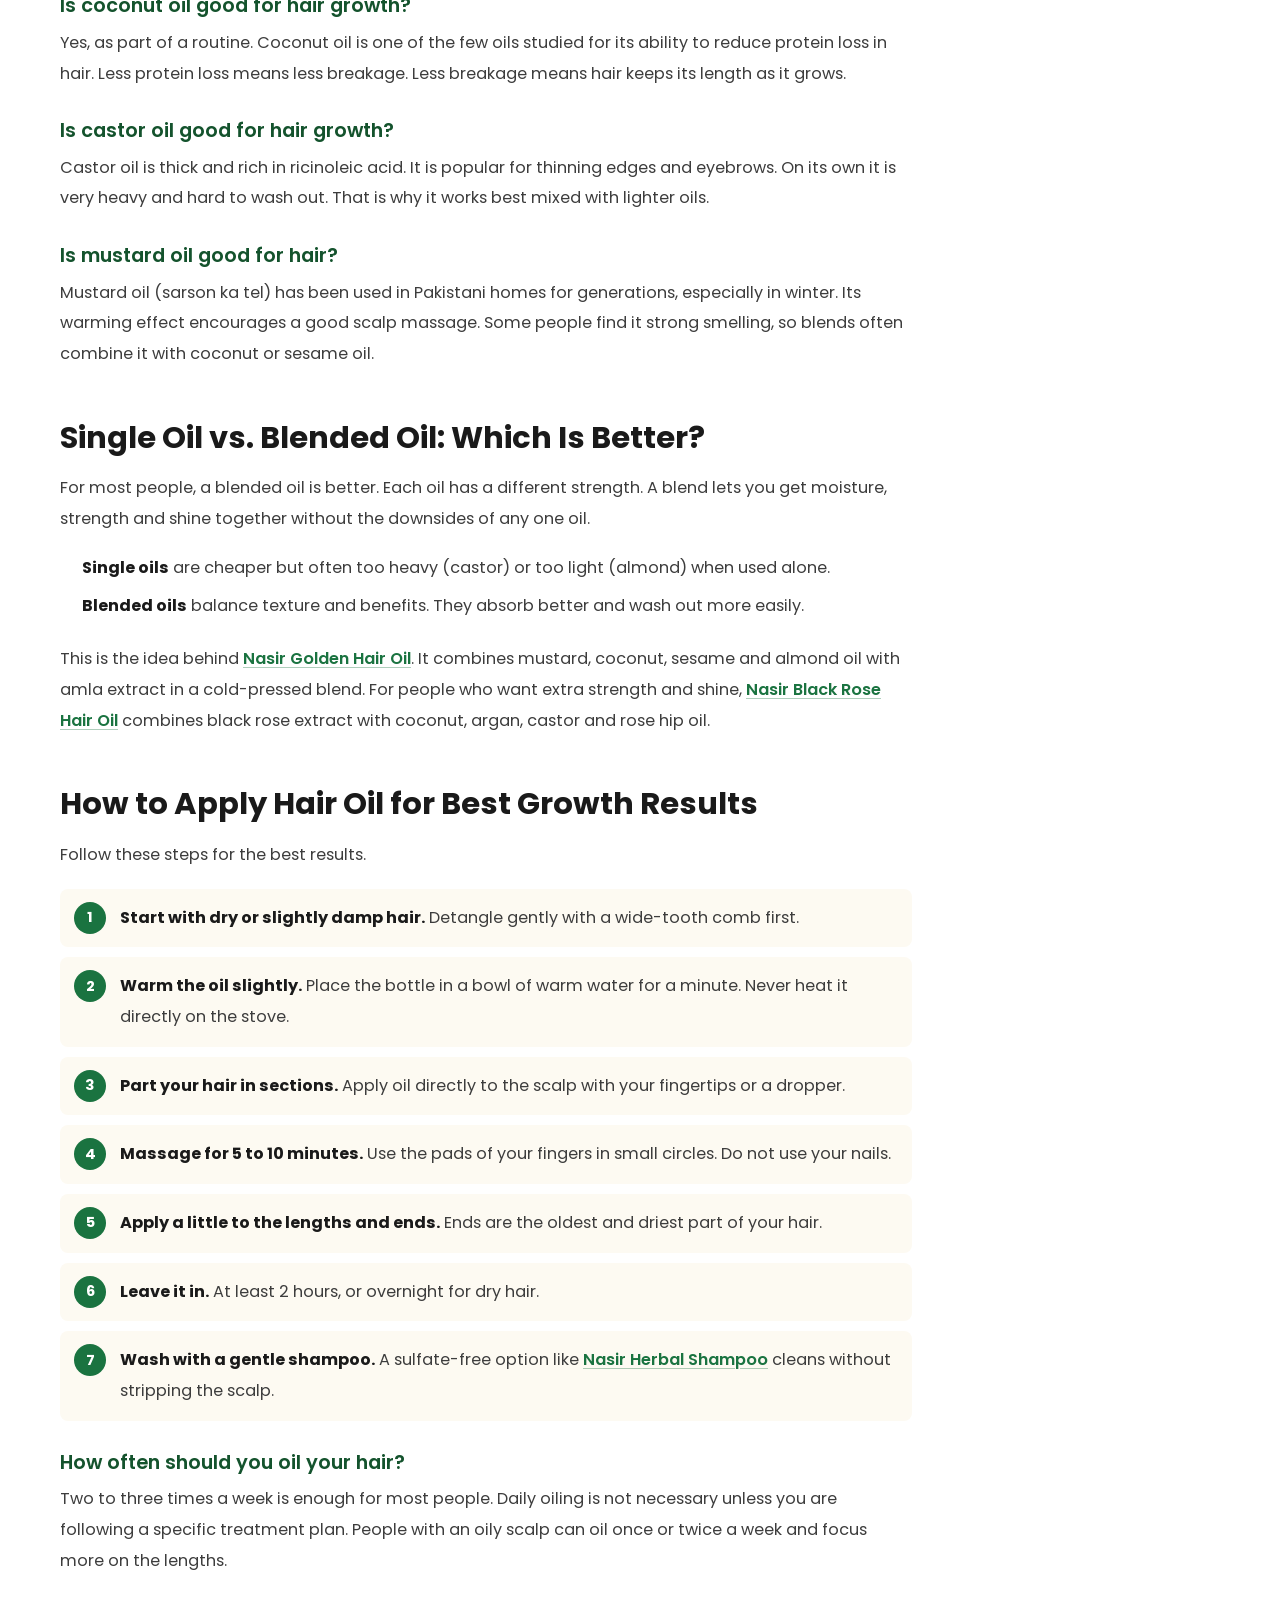
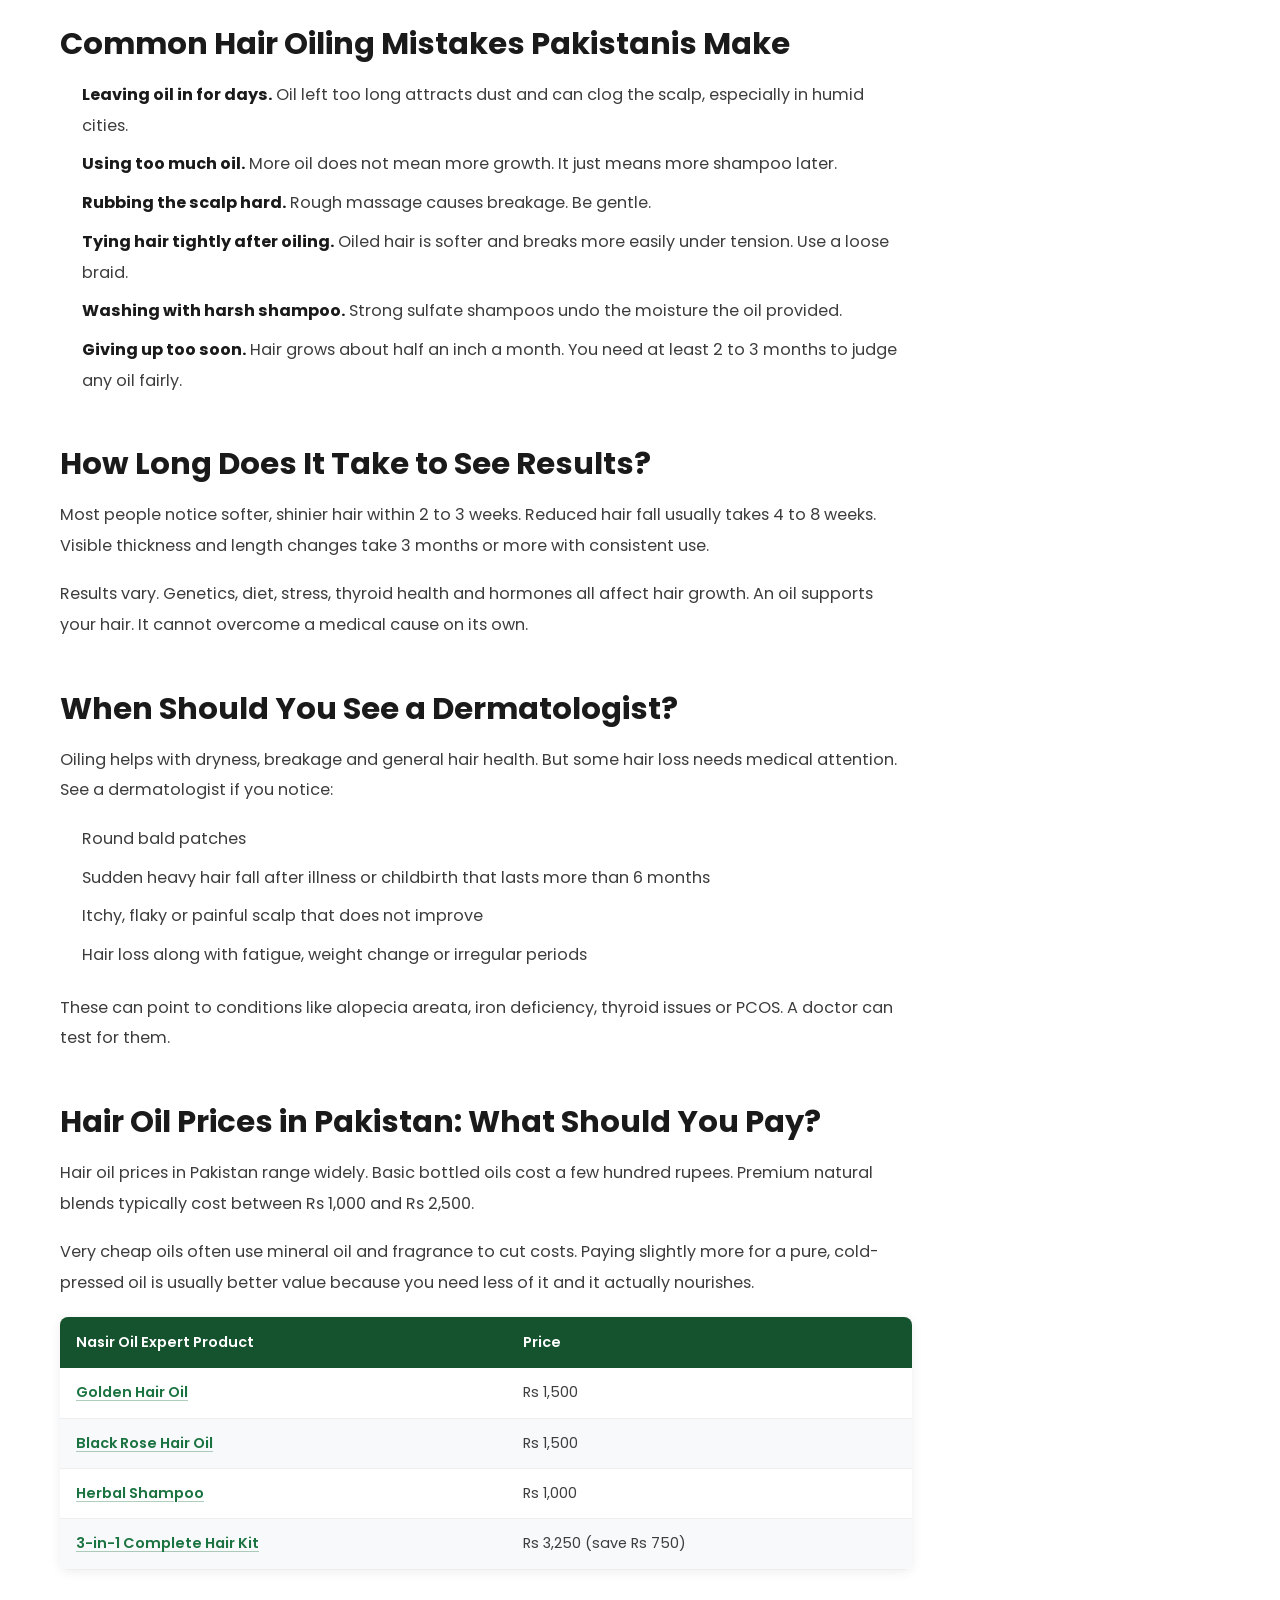
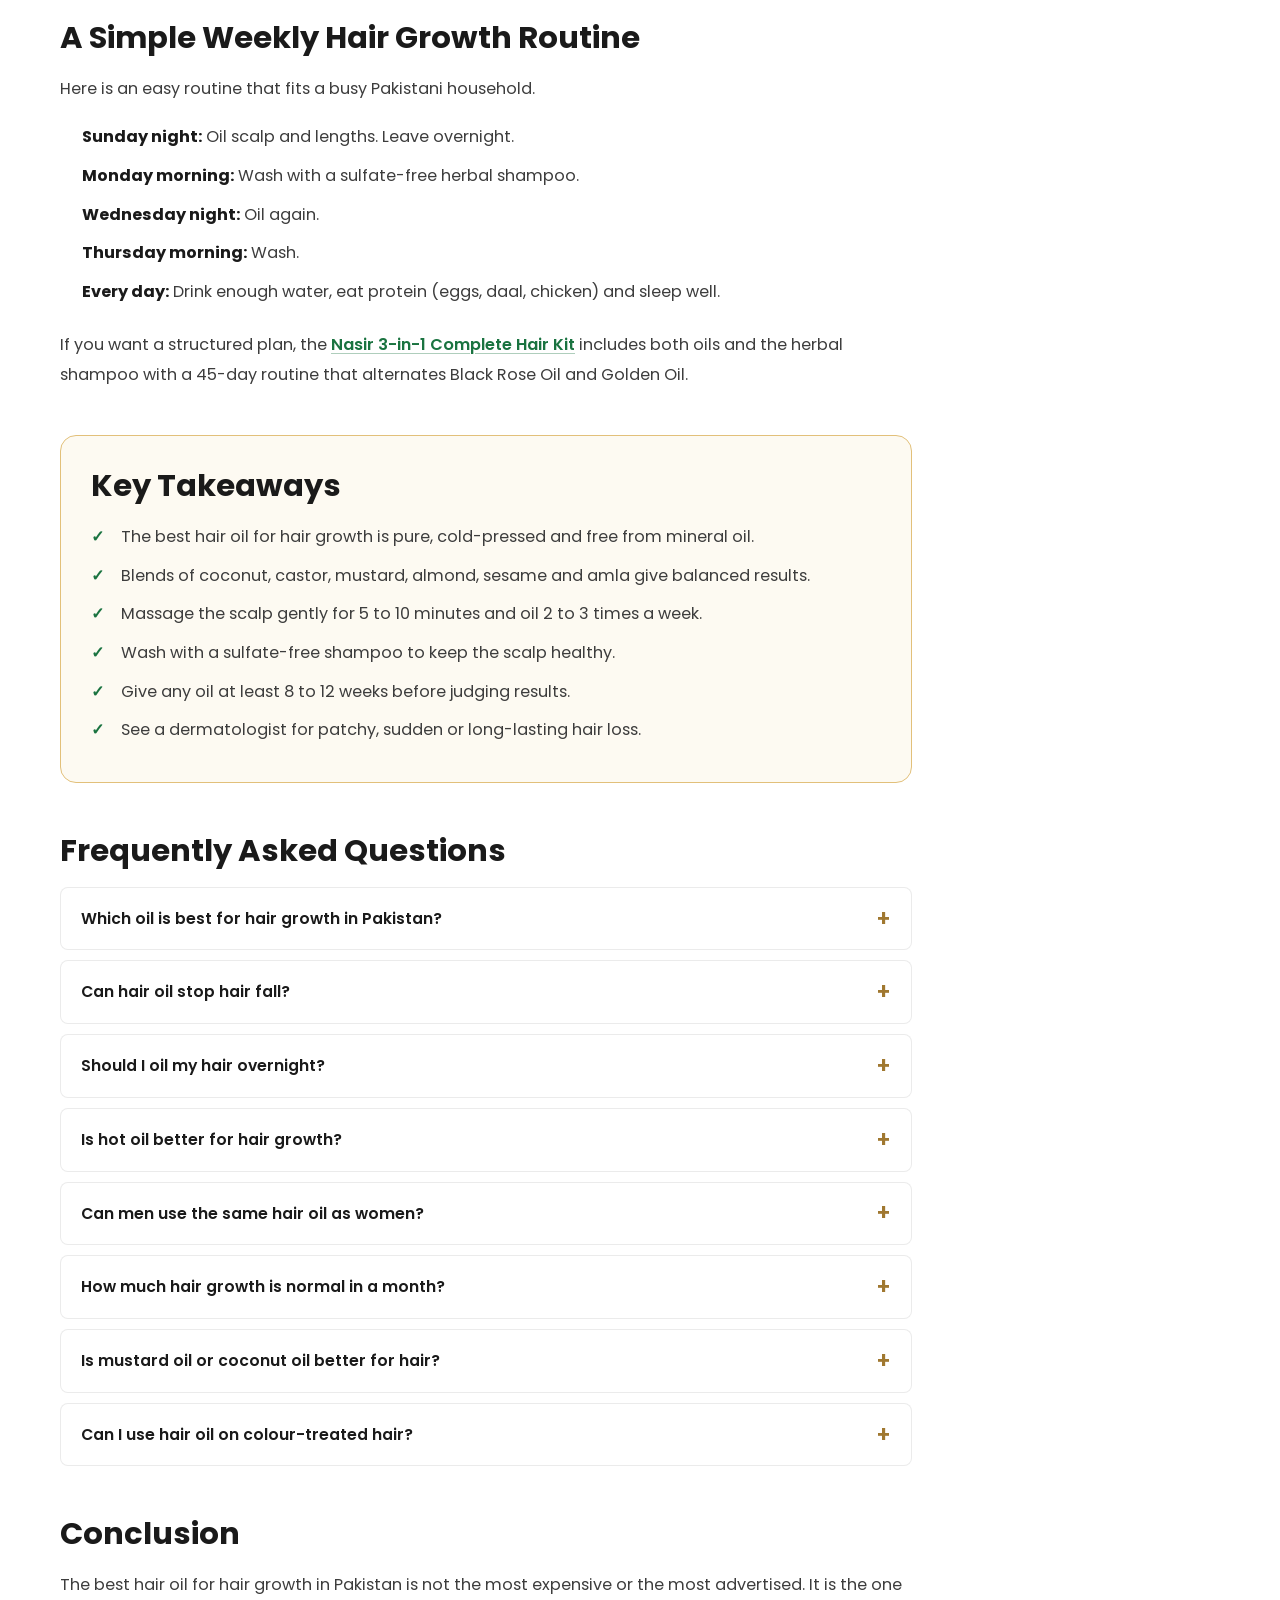
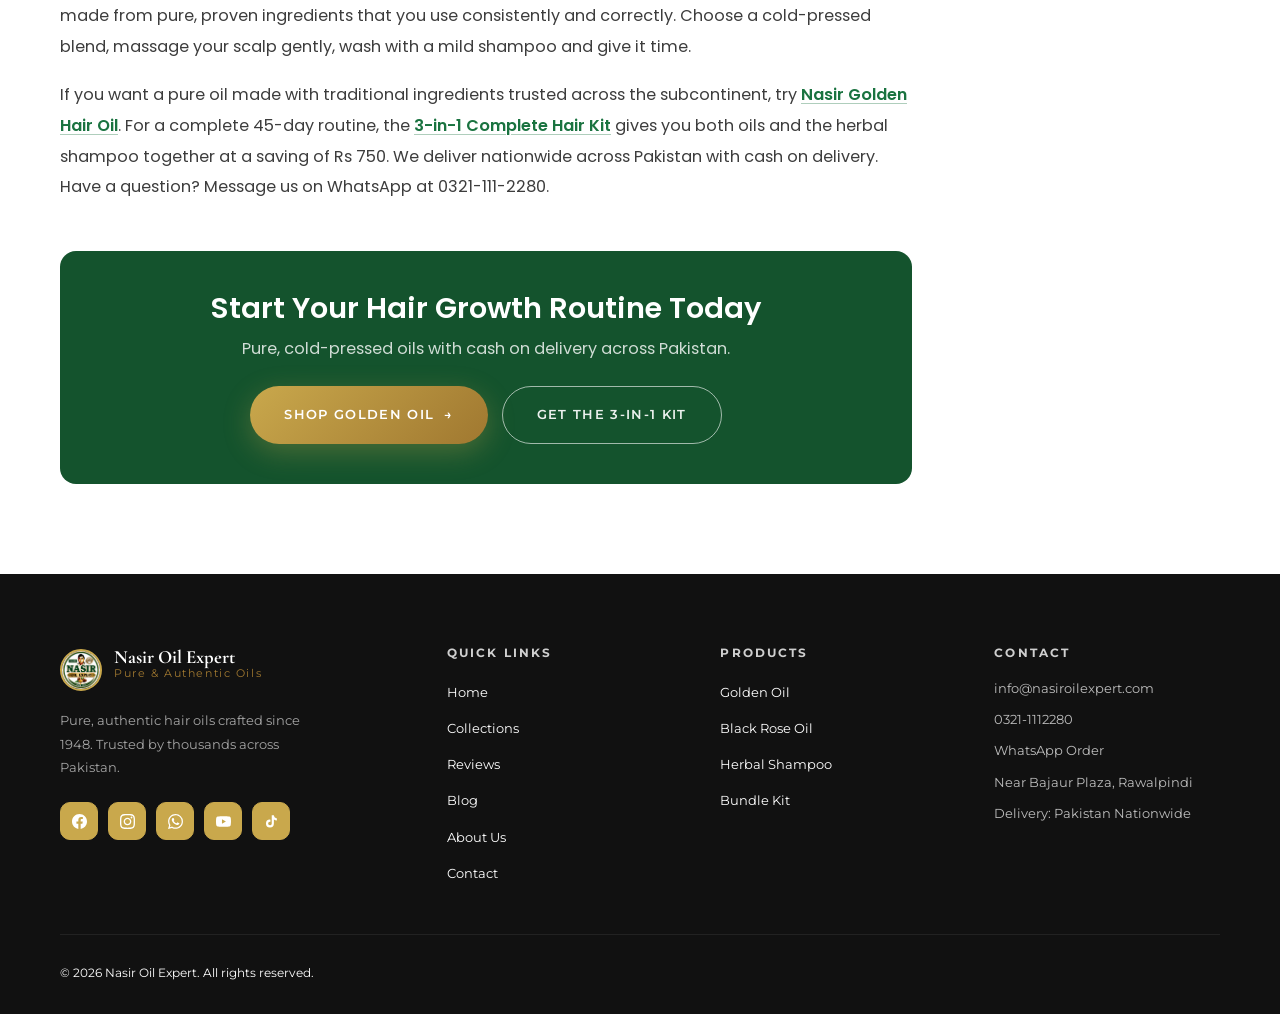
<file: blog/best-hair-oil-for-hair-growth-in-pakistan.html>
<!DOCTYPE html>
<html lang="en">
<head>
<!-- Google tag (gtag.js) -->
<script async src="https://www.googletagmanager.com/gtag/js?id=G-N2RWM9N4GE"></script>
<script>
  window.dataLayer = window.dataLayer || [];
  function gtag(){dataLayer.push(arguments);}
  gtag('js', new Date());
  gtag('config', 'G-N2RWM9N4GE');
</script>
<!-- Meta Pixel Code -->
<script>
!function(f,b,e,v,n,t,s)
{if(f.fbq)return;n=f.fbq=function(){n.callMethod?
n.callMethod.apply(n,arguments):n.queue.push(arguments)};
if(!f._fbq)f._fbq=n;n.push=n;n.loaded=!0;n.version='2.0';
n.queue=[];t=b.createElement(e);t.async=!0;
t.src=v;s=b.getElementsByTagName(e)[0];
s.parentNode.insertBefore(t,s)}(window, document,'script',
'https://connect.facebook.net/en_US/fbevents.js');
fbq('init', '1622312982781463');
fbq('track', 'PageView');
</script>
<noscript><img height="1" width="1" style="display:none"
src="https://www.facebook.com/tr?id=1622312982781463&ev=PageView&noscript=1"
/></noscript>
<!-- End Meta Pixel Code -->
  <meta charset="UTF-8" />
  <meta name="viewport" content="width=device-width, initial-scale=1.0" />
  <title>Best Hair Oil for Hair Growth in Pakistan (2026 Guide)</title>
  <meta name="description" content="Looking for the best hair oil for hair growth in Pakistan? Learn which natural oils work, how to apply them, common mistakes, and prices in this 2026 guide." />
  <link rel="canonical" href="https://nasiroilexpert.com/blog/best-hair-oil-for-hair-growth-in-pakistan" />
  <meta property="og:type" content="article" />
  <meta property="og:url" content="https://nasiroilexpert.com/blog/best-hair-oil-for-hair-growth-in-pakistan" />
  <meta property="og:title" content="Best Hair Oil for Hair Growth in Pakistan (2026 Guide)" />
  <meta property="og:description" content="Looking for the best hair oil for hair growth in Pakistan? Learn which natural oils work, how to apply them, common mistakes, and prices in this 2026 guide." />
  <meta property="og:image" content="https://nasiroilexpert.com/images/golden/golden-oil-hero.png" />
  <meta property="og:site_name" content="Nasir Oil Expert" />
  <meta name="twitter:card" content="summary_large_image" />
  <meta name="twitter:title" content="Best Hair Oil for Hair Growth in Pakistan (2026 Guide)" />
  <meta name="twitter:description" content="Looking for the best hair oil for hair growth in Pakistan? Learn which natural oils work, how to apply them, common mistakes, and prices in this 2026 guide." />
  <meta name="twitter:image" content="https://nasiroilexpert.com/images/golden/golden-oil-hero.png" />
  <script type="application/ld+json">
  {"@context": "https://schema.org", "@type": "BlogPosting", "headline": "Best Hair Oil for Hair Growth in Pakistan: A Practical 2026 Guide", "description": "Looking for the best hair oil for hair growth in Pakistan? Learn which natural oils work, how to apply them, common mistakes, and prices in this 2026 guide.", "image": "https://nasiroilexpert.com/images/golden/golden-oil-hero.png", "datePublished": "2026-09-26", "dateModified": "2026-09-26", "mainEntityOfPage": "https://nasiroilexpert.com/blog/best-hair-oil-for-hair-growth-in-pakistan", "keywords": "best hair oil for hair growth in Pakistan, hair oil Pakistan, natural hair oil for hair growth, hair fall oil Pakistan, castor oil for hair growth, mustard oil for hair, hair oil for women Pakistan, hair care routine Pakistan", "author": {"@type": "Organization", "name": "Nasir Oil Expert", "url": "https://nasiroilexpert.com/"}, "publisher": {"@type": "Organization", "name": "Nasir Oil Expert", "logo": {"@type": "ImageObject", "url": "https://nasiroilexpert.com/images/logo.png"}}}
  </script>
  <script type="application/ld+json">
  {"@context": "https://schema.org", "@type": "FAQPage", "mainEntity": [{"@type": "Question", "name": "Which oil is best for hair growth in Pakistan?", "acceptedAnswer": {"@type": "Answer", "text": "A cold-pressed blend of natural oils usually works best. Look for coconut, castor, mustard, almond and amla without mineral oil or artificial fragrance. Nasir Golden Hair Oil is one such blend designed for Pakistani hair and weather, and it suits most hair types."}}, {"@type": "Question", "name": "Can hair oil stop hair fall?", "acceptedAnswer": {"@type": "Answer", "text": "Hair oil can reduce hair fall caused by breakage, dryness and a poorly nourished scalp. It cannot fix hair fall caused by hormonal problems, thyroid issues or severe deficiencies. If hair fall is sudden or heavy, get a blood test and consult a dermatologist."}}, {"@type": "Question", "name": "Should I oil my hair overnight?", "acceptedAnswer": {"@type": "Answer", "text": "Yes, overnight oiling works well for dry and damaged hair because the oil has more time to soften the hair shaft. If you have an oily scalp or live in a humid city, 2 to 3 hours before washing is usually enough."}}, {"@type": "Question", "name": "Is hot oil better for hair growth?", "acceptedAnswer": {"@type": "Answer", "text": "Slightly warm oil spreads and absorbs more easily, which makes massage more comfortable. It does not need to be hot. Very hot oil can burn the scalp and damage hair. Warm the bottle in a bowl of warm water instead of heating it directly."}}, {"@type": "Question", "name": "Can men use the same hair oil as women?", "acceptedAnswer": {"@type": "Answer", "text": "Yes. Natural hair oils work the same way on any hair. Men often have shorter hair, so they need less oil and can focus on scalp massage. Nasir Golden Hair Oil and Black Rose Hair Oil are both suitable for men and women."}}, {"@type": "Question", "name": "How much hair growth is normal in a month?", "acceptedAnswer": {"@type": "Answer", "text": "Hair typically grows about 1 to 1.5 centimetres, or around half an inch, per month. Oil does not change this natural rate much. It helps by reducing breakage, so more of that growth stays on your head and hair looks longer and fuller."}}, {"@type": "Question", "name": "Is mustard oil or coconut oil better for hair?", "acceptedAnswer": {"@type": "Answer", "text": "Both are useful. Coconut oil is better for reducing protein loss and conditioning. Mustard oil is warming and good for scalp massage, especially in winter. Many people get the best results from a blend that combines both, rather than choosing only one."}}, {"@type": "Question", "name": "Can I use hair oil on colour-treated hair?", "acceptedAnswer": {"@type": "Answer", "text": "Yes, natural oils are generally safe on colour-treated hair and can reduce the dryness that dyeing causes. Avoid oiling right before or after colouring for a few days. Nasir Golden Hair Oil is safe for colour-treated hair."}}]}
  </script>
  <script type="application/ld+json">
  {"@context": "https://schema.org", "@type": "BreadcrumbList", "itemListElement": [{"@type": "ListItem", "position": 1, "name": "Home", "item": "https://nasiroilexpert.com/"}, {"@type": "ListItem", "position": 2, "name": "Blog", "item": "https://nasiroilexpert.com/blog/"}, {"@type": "ListItem", "position": 3, "name": "Best Hair Oil for Hair Growth in Pakistan: A Practical 2026 Guide", "item": "https://nasiroilexpert.com/blog/best-hair-oil-for-hair-growth-in-pakistan"}]}
  </script>
  <link rel="preconnect" href="https://fonts.googleapis.com" />
  <link rel="preconnect" href="https://fonts.gstatic.com" crossorigin />
  <link href="https://fonts.googleapis.com/css2?family=Cormorant+Garamond:ital,wght@0,400;0,600;0,700;1,400&family=Montserrat:wght@300;400;500;600;700&family=Poppins:wght@300;400;500;600;700&family=Noto+Nastaliq+Urdu:wght@400;700&display=swap" rel="stylesheet" />
  <link rel="stylesheet" href="/styles3.css?v=4" />
  <link rel="stylesheet" href="/blog.css?v=5" />
</head>
<body>

<!-- CURSOR -->
<div class="cursor"></div>
<div class="cursor-follower"></div>

<!-- NAVBAR -->
<nav class="navbar scrolled" id="navbar">
  <a href="/" class="nav-logo">
    <img src="/images/logo.png" alt="Nasir Oil Expert" class="nav-logo-img">
    <div class="nav-logo-text">Nasir Oil Expert<span data-i18n="ft.tagline">Pure &amp; Authentic Oils</span></div>
  </a>
  <ul class="nav-links">
    <li><a href="/" data-i18n="nav.home">Home</a></li>
    <li class="nav-has-dropdown"><a href="/products" data-i18n="nav.collections">Collections &#9660;</a><ul class="nav-dropdown"><li><a href="/bundle-kit" data-i18n="nav.bundleKit">Bundle Kit</a></li><li><a href="/golden-oil" data-i18n="nav.goldenOil">Golden Oil</a></li><li><a href="/black-rose-oil" data-i18n="nav.blackRoseOil">Black Rose Oil</a></li><li><a href="/herbal-shampoo" data-i18n="nav.herbalShampoo">Herbal Shampoo</a></li></ul></li>
    <li><a href="/about" data-i18n="nav.about">About</a></li>
    <li><a href="/reviews" data-i18n="nav.reviews">Reviews</a></li>
    <li><a href="/blog/" class="active" data-i18n="nav.blog">Blog</a></li>
    <li><a href="/contact" data-i18n="nav.contact">Contact</a></li>
  </ul>
  <div class="nav-right">
    <a href="/cart" class="cart-icon-btn" title="Cart">
      <svg width="18" height="18" fill="none" stroke="currentColor" stroke-width="2" viewBox="0 0 24 24"><circle cx="9" cy="21" r="1"/><circle cx="20" cy="21" r="1"/><path d="M1 1h4l2.68 13.39a2 2 0 0 0 2 1.61h9.72a2 2 0 0 0 2-1.61L23 6H6"/></svg>
      <span class="cart-count">0</span>
    </a>
    <button class="lang-toggle" onclick="noeToggleLang()" data-active="en" title="Switch Language"><span>EN</span><span>&#1575;&#1585;&#1583;&#1608;</span></button>
  </div>
  <div class="nav-hamburger"><span></span><span></span><span></span></div>
</nav>

<!-- MOBILE NAV -->
<div class="mobile-nav">
  <button class="mobile-nav-close">&#10005;</button>
  <a href="/" data-i18n="nav.home">Home</a>
  <a href="/products" data-i18n="nav.collections">Collections</a>
  <a href="/bundle-kit" class="mn-sub-link" data-i18n="nav.bundleKit">&#9656; Bundle Kit</a>
  <a href="/golden-oil" class="mn-sub-link" data-i18n="nav.goldenOil">&#9656; Golden Oil</a>
  <a href="/black-rose-oil" class="mn-sub-link" data-i18n="nav.blackRoseOil">&#9656; Black Rose Oil</a>
  <a href="/herbal-shampoo" class="mn-sub-link" data-i18n="nav.herbalShampoo">&#9656; Herbal Shampoo</a>
  <a href="/about" data-i18n="nav.about">About</a>
  <a href="/contact" data-i18n="nav.contact">Contact</a>
  <a href="/reviews" data-i18n="nav.reviews">Reviews</a>
  <a href="/blog/" data-i18n="nav.blog">Blog</a>
  <button class="lang-toggle" onclick="noeToggleLang()" data-active="en" style="margin:16px auto 0;display:flex;"><span>EN</span><span>&#1575;&#1585;&#1583;&#1608;</span></button>
</div>

<!-- PAGE HERO -->
<section class="page-hero blog-hero" style="padding-top:80px;">
  <div class="hero-particles"></div>
  <div class="page-hero-content">
    <div class="section-label" style="justify-content:center;margin-bottom:16px;">Hair Care Guide</div>
    <h1>Best Hair Oil for Hair Growth in Pakistan: A Practical 2026 Guide</h1>
    <div class="blog-meta">By Nasir Oil Expert &middot; <time datetime="2026-09-26">26 September 2026</time> &middot; 9 min read</div>
    <div class="breadcrumb"><a href="/">Home</a> / <a href="/blog/">Blog</a> / <span>Hair Growth Oil Guide</span></div>
  </div>
</section>

<!-- ARTICLE -->
<div class="blog-layout">
  <article class="blog-article">
    <img class="blog-cover" src="/images/golden/golden-oil-hero.png" alt="Nasir Golden Hair Oil, a natural hair oil for hair growth in Pakistan" width="1200" height="700" />
    <div class="blog-toc-inline">
      <h4>In This Article</h4>
      <ol>
        <li><a href="#introduction">Introduction</a></li>
        <li><a href="#what-makes-a-hair-oil-good-for-hair-growth">What Makes a Hair Oil Good for Hair Growth?</a></li>
        <li><a href="#which-natural-oils-help-hair-growth">Which Natural Oils Help Hair Growth?</a></li>
        <li><a href="#single-oil-vs-blended-oil-which-is-better">Single Oil vs. Blended Oil: Which Is Better?</a></li>
        <li><a href="#how-to-apply-hair-oil-for-best-growth-results">How to Apply Hair Oil for Best Growth Results</a></li>
        <li><a href="#common-hair-oiling-mistakes-pakistanis-make">Common Hair Oiling Mistakes Pakistanis Make</a></li>
        <li><a href="#how-long-does-it-take-to-see-results">How Long Does It Take to See Results?</a></li>
        <li><a href="#when-should-you-see-a-dermatologist">When Should You See a Dermatologist?</a></li>
        <li><a href="#hair-oil-prices-in-pakistan-what-should-you-pay">Hair Oil Prices in Pakistan: What Should You Pay?</a></li>
        <li><a href="#a-simple-weekly-hair-growth-routine">A Simple Weekly Hair Growth Routine</a></li>
        <li><a href="#key-takeaways">Key Takeaways</a></li>
        <li><a href="#frequently-asked-questions">Frequently Asked Questions</a></li>
      </ol>
    </div>
<div class="quick-answer"><h2 id="quick-answer">Quick Answer</h2>
<p class="quick-answer-text">The best hair oil for hair growth in Pakistan is a pure, cold-pressed blend without mineral oil. Look for proven ingredients like coconut, castor, mustard, almond and amla. Massage it into the scalp 2 to 3 times a week, leave it for a few hours or overnight, and wash with a mild sulfate-free shampoo. Expect visible change in 8 to 12 weeks.</p></div>
<h2 id="introduction">Introduction</h2>
<p>Hair fall is one of the most common complaints in Pakistani homes. Hard water in cities like Karachi and Lahore, summer heat, dust, stress and poor diet all take a toll. Many people buy one oil after another and still see no change.</p>
<p>The problem is usually not oiling itself. It is the wrong oil, or the right oil used the wrong way.</p>
<p>This guide explains which oils actually support hair growth, how to read a label, how to apply oil correctly, and what results you can realistically expect. It is based on how traditional oils have been used across the subcontinent for generations and what we know about scalp health today.</p>
<h2 id="what-makes-a-hair-oil-good-for-hair-growth">What Makes a Hair Oil Good for Hair Growth?</h2>
<p>A good growth oil does three things. It nourishes the scalp, reduces breakage along the hair shaft, and keeps hair moisturised so it does not snap before it grows long.</p>
<p>No oil can create new follicles. What oil can do is create better conditions for the hair you already have. Healthier scalp. Less friction. Less protein loss during washing. That is what leads to thicker, longer looking hair over time.</p>
<h3>Key qualities to look for</h3>
<ul><li><strong>Cold-pressed oils.</strong> Cold pressing keeps more of the natural nutrients intact.</li><li><strong>No mineral oil base.</strong> Many cheap oils use liquid paraffin. It sits on top of hair and does not nourish it.</li><li><strong>No artificial fragrance.</strong> Synthetic perfumes can irritate a sensitive scalp.</li><li><strong>Proven traditional ingredients.</strong> Coconut, castor, mustard, almond, sesame and amla have long histories of use.</li><li><strong>Suitable for your hair type.</strong> Dry hair needs richer oils. Oily scalps need lighter blends.</li></ul>
<h2 id="which-natural-oils-help-hair-growth">Which Natural Oils Help Hair Growth?</h2>
<p>Here is a simple comparison of the most common oils found in Pakistani households and in quality hair oil blends.</p>
<div class="table-wrap"><table><thead><tr><th>Oil</th><th>Main Benefit</th><th>Best For</th></tr></thead><tbody><tr><td>Coconut oil</td><td>Reduces protein loss during washing</td><td>Dry, damaged, frizzy hair</td></tr><tr><td>Castor oil</td><td>Thick texture that coats and strengthens roots</td><td>Thin hair, weak edges</td></tr><tr><td>Mustard oil</td><td>Warming massage that boosts scalp circulation</td><td>Winter use, dull scalp</td></tr><tr><td>Almond oil</td><td>Contains vitamin E, softens hair</td><td>Dry and brittle hair</td></tr><tr><td>Sesame oil</td><td>Rich in antioxidants, nourishes scalp</td><td>All hair types</td></tr><tr><td>Argan oil</td><td>Controls frizz and adds shine</td><td>Rough, frizzy hair</td></tr><tr><td>Amla extract</td><td>Traditional herb used for hair darkening</td><td>Early greying, dull hair</td></tr></tbody></table></div>
<h3>Is coconut oil good for hair growth?</h3>
<p>Yes, as part of a routine. Coconut oil is one of the few oils studied for its ability to reduce protein loss in hair. Less protein loss means less breakage. Less breakage means hair keeps its length as it grows.</p>
<h3>Is castor oil good for hair growth?</h3>
<p>Castor oil is thick and rich in ricinoleic acid. It is popular for thinning edges and eyebrows. On its own it is very heavy and hard to wash out. That is why it works best mixed with lighter oils.</p>
<h3>Is mustard oil good for hair?</h3>
<p>Mustard oil (sarson ka tel) has been used in Pakistani homes for generations, especially in winter. Its warming effect encourages a good scalp massage. Some people find it strong smelling, so blends often combine it with coconut or sesame oil.</p>
<h2 id="single-oil-vs-blended-oil-which-is-better">Single Oil vs. Blended Oil: Which Is Better?</h2>
<p>For most people, a blended oil is better. Each oil has a different strength. A blend lets you get moisture, strength and shine together without the downsides of any one oil.</p>
<ul><li><strong>Single oils</strong> are cheaper but often too heavy (castor) or too light (almond) when used alone.</li><li><strong>Blended oils</strong> balance texture and benefits. They absorb better and wash out more easily.</li></ul>
<p>This is the idea behind <a href="/golden-oil">Nasir Golden Hair Oil</a>. It combines mustard, coconut, sesame and almond oil with amla extract in a cold-pressed blend. For people who want extra strength and shine, <a href="/black-rose-oil">Nasir Black Rose Hair Oil</a> combines black rose extract with coconut, argan, castor and rose hip oil.</p>
<h2 id="how-to-apply-hair-oil-for-best-growth-results">How to Apply Hair Oil for Best Growth Results</h2>
<p>Follow these steps for the best results.</p>
<ol class="steps"><li><strong>Start with dry or slightly damp hair.</strong> Detangle gently with a wide-tooth comb first.</li><li><strong>Warm the oil slightly.</strong> Place the bottle in a bowl of warm water for a minute. Never heat it directly on the stove.</li><li><strong>Part your hair in sections.</strong> Apply oil directly to the scalp with your fingertips or a dropper.</li><li><strong>Massage for 5 to 10 minutes.</strong> Use the pads of your fingers in small circles. Do not use your nails.</li><li><strong>Apply a little to the lengths and ends.</strong> Ends are the oldest and driest part of your hair.</li><li><strong>Leave it in.</strong> At least 2 hours, or overnight for dry hair.</li><li><strong>Wash with a gentle shampoo.</strong> A sulfate-free option like <a href="/herbal-shampoo">Nasir Herbal Shampoo</a> cleans without stripping the scalp.</li></ol>
<h3>How often should you oil your hair?</h3>
<p>Two to three times a week is enough for most people. Daily oiling is not necessary unless you are following a specific treatment plan. People with an oily scalp can oil once or twice a week and focus more on the lengths.</p>
<h2 id="common-hair-oiling-mistakes-pakistanis-make">Common Hair Oiling Mistakes Pakistanis Make</h2>
<ul><li><strong>Leaving oil in for days.</strong> Oil left too long attracts dust and can clog the scalp, especially in humid cities.</li><li><strong>Using too much oil.</strong> More oil does not mean more growth. It just means more shampoo later.</li><li><strong>Rubbing the scalp hard.</strong> Rough massage causes breakage. Be gentle.</li><li><strong>Tying hair tightly after oiling.</strong> Oiled hair is softer and breaks more easily under tension. Use a loose braid.</li><li><strong>Washing with harsh shampoo.</strong> Strong sulfate shampoos undo the moisture the oil provided.</li><li><strong>Giving up too soon.</strong> Hair grows about half an inch a month. You need at least 2 to 3 months to judge any oil fairly.</li></ul>
<h2 id="how-long-does-it-take-to-see-results">How Long Does It Take to See Results?</h2>
<p>Most people notice softer, shinier hair within 2 to 3 weeks. Reduced hair fall usually takes 4 to 8 weeks. Visible thickness and length changes take 3 months or more with consistent use.</p>
<p>Results vary. Genetics, diet, stress, thyroid health and hormones all affect hair growth. An oil supports your hair. It cannot overcome a medical cause on its own.</p>
<h2 id="when-should-you-see-a-dermatologist">When Should You See a Dermatologist?</h2>
<p>Oiling helps with dryness, breakage and general hair health. But some hair loss needs medical attention. See a dermatologist if you notice:</p>
<ul><li>Round bald patches</li><li>Sudden heavy hair fall after illness or childbirth that lasts more than 6 months</li><li>Itchy, flaky or painful scalp that does not improve</li><li>Hair loss along with fatigue, weight change or irregular periods</li></ul>
<p>These can point to conditions like alopecia areata, iron deficiency, thyroid issues or PCOS. A doctor can test for them.</p>
<h2 id="hair-oil-prices-in-pakistan-what-should-you-pay">Hair Oil Prices in Pakistan: What Should You Pay?</h2>
<p>Hair oil prices in Pakistan range widely. Basic bottled oils cost a few hundred rupees. Premium natural blends typically cost between Rs 1,000 and Rs 2,500.</p>
<p>Very cheap oils often use mineral oil and fragrance to cut costs. Paying slightly more for a pure, cold-pressed oil is usually better value because you need less of it and it actually nourishes.</p>
<div class="table-wrap"><table><thead><tr><th>Nasir Oil Expert Product</th><th>Price</th></tr></thead><tbody><tr><td><a href="/golden-oil">Golden Hair Oil</a></td><td>Rs 1,500</td></tr><tr><td><a href="/black-rose-oil">Black Rose Hair Oil</a></td><td>Rs 1,500</td></tr><tr><td><a href="/herbal-shampoo">Herbal Shampoo</a></td><td>Rs 1,000</td></tr><tr><td><a href="/bundle-kit">3-in-1 Complete Hair Kit</a></td><td>Rs 3,250 (save Rs 750)</td></tr></tbody></table></div>
<h2 id="a-simple-weekly-hair-growth-routine">A Simple Weekly Hair Growth Routine</h2>
<p>Here is an easy routine that fits a busy Pakistani household.</p>
<ul><li><strong>Sunday night:</strong> Oil scalp and lengths. Leave overnight.</li><li><strong>Monday morning:</strong> Wash with a sulfate-free herbal shampoo.</li><li><strong>Wednesday night:</strong> Oil again.</li><li><strong>Thursday morning:</strong> Wash.</li><li><strong>Every day:</strong> Drink enough water, eat protein (eggs, daal, chicken) and sleep well.</li></ul>
<p>If you want a structured plan, the <a href="/bundle-kit">Nasir 3-in-1 Complete Hair Kit</a> includes both oils and the herbal shampoo with a 45-day routine that alternates Black Rose Oil and Golden Oil.</p>
<div class="takeaways-box"><h2 id="key-takeaways">Key Takeaways</h2>
<ul class="takeaways"><li>The best hair oil for hair growth is pure, cold-pressed and free from mineral oil.</li><li>Blends of coconut, castor, mustard, almond, sesame and amla give balanced results.</li><li>Massage the scalp gently for 5 to 10 minutes and oil 2 to 3 times a week.</li><li>Wash with a sulfate-free shampoo to keep the scalp healthy.</li><li>Give any oil at least 8 to 12 weeks before judging results.</li><li>See a dermatologist for patchy, sudden or long-lasting hair loss.</li></ul></div>
<h2 id="frequently-asked-questions">Frequently Asked Questions</h2>
<details class="faq-item"><summary>Which oil is best for hair growth in Pakistan?</summary><p>A cold-pressed blend of natural oils usually works best. Look for coconut, castor, mustard, almond and amla without mineral oil or artificial fragrance. Nasir Golden Hair Oil is one such blend designed for Pakistani hair and weather, and it suits most hair types.</p></details>
<details class="faq-item"><summary>Can hair oil stop hair fall?</summary><p>Hair oil can reduce hair fall caused by breakage, dryness and a poorly nourished scalp. It cannot fix hair fall caused by hormonal problems, thyroid issues or severe deficiencies. If hair fall is sudden or heavy, get a blood test and consult a dermatologist.</p></details>
<details class="faq-item"><summary>Should I oil my hair overnight?</summary><p>Yes, overnight oiling works well for dry and damaged hair because the oil has more time to soften the hair shaft. If you have an oily scalp or live in a humid city, 2 to 3 hours before washing is usually enough.</p></details>
<details class="faq-item"><summary>Is hot oil better for hair growth?</summary><p>Slightly warm oil spreads and absorbs more easily, which makes massage more comfortable. It does not need to be hot. Very hot oil can burn the scalp and damage hair. Warm the bottle in a bowl of warm water instead of heating it directly.</p></details>
<details class="faq-item"><summary>Can men use the same hair oil as women?</summary><p>Yes. Natural hair oils work the same way on any hair. Men often have shorter hair, so they need less oil and can focus on scalp massage. Nasir Golden Hair Oil and Black Rose Hair Oil are both suitable for men and women.</p></details>
<details class="faq-item"><summary>How much hair growth is normal in a month?</summary><p>Hair typically grows about 1 to 1.5 centimetres, or around half an inch, per month. Oil does not change this natural rate much. It helps by reducing breakage, so more of that growth stays on your head and hair looks longer and fuller.</p></details>
<details class="faq-item"><summary>Is mustard oil or coconut oil better for hair?</summary><p>Both are useful. Coconut oil is better for reducing protein loss and conditioning. Mustard oil is warming and good for scalp massage, especially in winter. Many people get the best results from a blend that combines both, rather than choosing only one.</p></details>
<details class="faq-item"><summary>Can I use hair oil on colour-treated hair?</summary><p>Yes, natural oils are generally safe on colour-treated hair and can reduce the dryness that dyeing causes. Avoid oiling right before or after colouring for a few days. Nasir Golden Hair Oil is safe for colour-treated hair.</p></details>
<h2 id="conclusion">Conclusion</h2>
<p>The best hair oil for hair growth in Pakistan is not the most expensive or the most advertised. It is the one made from pure, proven ingredients that you use consistently and correctly. Choose a cold-pressed blend, massage your scalp gently, wash with a mild shampoo and give it time.</p>
<p>If you want a pure oil made with traditional ingredients trusted across the subcontinent, try <a href="/golden-oil">Nasir Golden Hair Oil</a>. For a complete 45-day routine, the <a href="/bundle-kit">3-in-1 Complete Hair Kit</a> gives you both oils and the herbal shampoo together at a saving of Rs 750. We deliver nationwide across Pakistan with cash on delivery. Have a question? Message us on WhatsApp at 0321-111-2280.</p>
    <div class="blog-cta-box">
      <h3>Start Your Hair Growth Routine Today</h3>
      <p>Pure, cold-pressed oils with cash on delivery across Pakistan.</p>
      <div class="blog-cta-btns">
        <a href="/golden-oil" class="btn-primary">Shop Golden Oil <span class="arrow">&#8594;</span></a>
        <a href="/bundle-kit" class="btn-secondary">Get the 3-in-1 Kit</a>
      </div>
    </div>
  </article>
  <aside class="blog-sidebar">
    <div class="sidebar-card">
      <h4>Our Products</h4>
      <ul class="sidebar-products">
        <li>
          <div class="sp-info">
            <span class="sp-name">Golden Hair Oil</span>
            <span class="sp-price">Rs 1,500</span>
          </div>
          <a href="/golden-oil" class="btn-primary sp-btn">Buy</a>
        </li>
        <li>
          <div class="sp-info">
            <span class="sp-name">Black Rose Hair Oil</span>
            <span class="sp-price">Rs 1,500</span>
          </div>
          <a href="/black-rose-oil" class="btn-primary sp-btn">Buy</a>
        </li>
        <li>
          <div class="sp-info">
            <span class="sp-name">Herbal Shampoo</span>
            <span class="sp-price">Rs 1,000</span>
          </div>
          <a href="/herbal-shampoo" class="btn-primary sp-btn">Buy</a>
        </li>
        <li>
          <div class="sp-info">
            <span class="sp-name">3-in-1 Complete Kit</span>
            <span class="sp-price">Rs 3,250 <small>Save Rs 750</small></span>
          </div>
          <a href="/bundle-kit" class="btn-primary sp-btn">Buy</a>
        </li>
      </ul>
    </div>
  </aside>
</div>

<!-- FOOTER -->
<footer>
  <div class="footer-inner">
    <div class="footer-top">
      <div class="footer-brand">
        <div class="nav-logo" style="margin-bottom:14px;">
          <img src="/images/logo.png" alt="Nasir Oil Expert" style="border-radius:50%;width:42px;height:42px;object-fit:cover;border:2px solid var(--gold);">
          <span class="nav-logo-text">Nasir Oil Expert<span data-i18n="ft.tagline">Pure &amp; Authentic Oils</span></span>
        </div>
        <p data-i18n="ft.brand.desc">Your destination for natural, effective products that nurture stronger, healthier hair.</p>
        <div class="footer-socials">
          <a href="https://www.facebook.com/share/19QpAj7k6t/" target="_blank" class="social-btn fb" title="Facebook">
            <svg width="15" height="15" fill="currentColor" viewBox="0 0 24 24"><path d="M24 12.073c0-6.627-5.373-12-12-12s-12 5.373-12 12c0 5.99 4.388 10.954 10.125 11.854v-8.385H7.078v-3.47h3.047V9.43c0-3.007 1.792-4.669 4.533-4.669 1.312 0 2.686.235 2.686.235v2.953H15.83c-1.491 0-1.956.925-1.956 1.874v2.25h3.328l-.532 3.47h-2.796v8.385C19.612 23.027 24 18.062 24 12.073z"/></svg>
          </a>
          <a href="https://www.instagram.com/nasiroilexpert" target="_blank" class="social-btn ig" title="Instagram">
            <svg width="15" height="15" fill="currentColor" viewBox="0 0 24 24"><path d="M12 2.163c3.204 0 3.584.012 4.85.07 3.252.148 4.771 1.691 4.919 4.919.058 1.265.069 1.645.069 4.849 0 3.205-.012 3.584-.069 4.849-.149 3.225-1.664 4.771-4.919 4.919-1.266.058-1.644.07-4.85.07-3.204 0-3.584-.012-4.849-.07-3.26-.149-4.771-1.699-4.919-4.92-.058-1.265-.07-1.644-.07-4.849 0-3.204.013-3.583.07-4.849.149-3.227 1.664-4.771 4.919-4.919 1.266-.057 1.645-.069 4.849-.069zm0-2.163c-3.259 0-3.667.014-4.947.072-4.358.2-6.78 2.618-6.98 6.98-.059 1.281-.073 1.689-.073 4.948 0 3.259.014 3.668.072 4.948.2 4.358 2.618 6.78 6.98 6.98 1.281.058 1.689.072 4.948.072 3.259 0 3.668-.014 4.948-.072 4.354-.2 6.782-2.618 6.979-6.98.059-1.28.073-1.689.073-4.948 0-3.259-.014-3.667-.072-4.947-.196-4.354-2.617-6.78-6.979-6.98-1.281-.059-1.69-.073-4.949-.073zm0 5.838c-3.403 0-6.162 2.759-6.162 6.162s2.759 6.163 6.162 6.163 6.162-2.759 6.162-6.163c0-3.403-2.759-6.162-6.162-6.162zm0 10.162c-2.209 0-4-1.79-4-4 0-2.209 1.791-4 4-4s4 1.791 4 4c0 2.21-1.791 4-4 4zm6.406-11.845c-.796 0-1.441.645-1.441 1.44s.645 1.44 1.441 1.44c.795 0 1.439-.645 1.439-1.44s-.644-1.44-1.439-1.44z"/></svg>
          </a>
          <a href="https://wa.me/923211112280" target="_blank" class="social-btn wa" title="WhatsApp">
            <svg width="15" height="15" fill="currentColor" viewBox="0 0 24 24"><path d="M17.472 14.382c-.297-.149-1.758-.867-2.03-.967-.273-.099-.471-.148-.67.15-.197.297-.767.966-.94 1.164-.173.199-.347.223-.644.075-.297-.15-1.255-.463-2.39-1.475-.883-.788-1.48-1.761-1.653-2.059-.173-.297-.018-.458.13-.606.134-.133.298-.347.446-.52.149-.174.198-.298.298-.497.099-.198.05-.371-.025-.52-.075-.149-.669-1.612-.916-2.207-.242-.579-.487-.5-.669-.51-.173-.008-.371-.01-.57-.01-.198 0-.52.074-.792.372-.272.297-1.04 1.016-1.04 2.479 0 1.462 1.065 2.875 1.213 3.074.149.198 2.096 3.2 5.077 4.487.709.306 1.262.489 1.694.625.712.227 1.36.195 1.871.118.571-.085 1.758-.719 2.006-1.413.248-.694.248-1.289.173-1.413-.074-.124-.272-.198-.57-.347m-5.421 7.403h-.004a9.87 9.87 0 01-5.031-1.378l-.361-.214-3.741.982.998-3.648-.235-.374a9.86 9.86 0 01-1.51-5.26c.001-5.45 4.436-9.884 9.888-9.884 2.64 0 5.122 1.03 6.988 2.898a9.825 9.825 0 012.893 6.994c-.003 5.45-4.437 9.884-9.885 9.884m8.413-18.297A11.815 11.815 0 0012.05 0C5.495 0 .16 5.335.157 11.892c0 2.096.547 4.142 1.588 5.945L.057 24l6.305-1.654a11.882 11.882 0 005.683 1.448h.005c6.554 0 11.89-5.335 11.893-11.893a11.821 11.821 0 00-3.48-8.413z"/></svg>
          </a>
          <a href="https://www.youtube.com/@nasiroilexpert" target="_blank" class="social-btn yt" title="YouTube">
            <svg width="15" height="15" fill="currentColor" viewBox="0 0 24 24"><path d="M23.498 6.186a3.016 3.016 0 00-2.122-2.136C19.505 3.545 12 3.545 12 3.545s-7.505 0-9.377.505A3.017 3.017 0 00.502 6.186C0 8.07 0 12 0 12s0 3.93.502 5.814a3.016 3.016 0 002.122 2.136c1.871.505 9.376.505 9.376.505s7.505 0 9.377-.505a3.015 3.015 0 002.122-2.136C24 15.93 24 12 24 12s0-3.93-.502-5.814zM9.545 15.568V8.432L15.818 12l-6.273 3.568z"/></svg>
          </a>
          <a href="https://www.tiktok.com/@nasiroilexpert" target="_blank" class="social-btn tt" title="TikTok">
            <svg width="15" height="15" fill="currentColor" viewBox="0 0 24 24"><path d="M19.59 6.69a4.83 4.83 0 01-3.77-4.25V2h-3.45v13.67a2.89 2.89 0 01-2.88 2.5 2.89 2.89 0 01-2.89-2.89 2.89 2.89 0 012.89-2.89c.28 0 .54.04.79.1V9.01a6.33 6.33 0 00-.79-.05 6.34 6.34 0 00-6.34 6.34 6.34 6.34 0 006.34 6.34 6.34 6.34 0 006.33-6.34V8.69a8.18 8.18 0 004.78 1.52V6.77a4.85 4.85 0 01-1.02-.08z"/></svg>
          </a>
        </div>      </div>
      <div class="footer-col"><h4 data-i18n="ft.quickLinks">Quick Links</h4><ul>
          <li><a href="/" data-i18n="ft.home">Home</a></li>
          <li><a href="/products" data-i18n="ft.collections">Collections</a></li>
          <li><a href="/reviews" data-i18n="ft.reviews">Reviews</a></li>
          <li><a href="/blog/" data-i18n="ft.blog">Blog</a></li>
          <li><a href="/about" data-i18n="ft.about">About Us</a></li>
          <li><a href="/contact" data-i18n="ft.contactLink">Contact</a></li>
        </ul></div>
      <div class="footer-col"><h4 data-i18n="ft.products">Products</h4><ul><li><a href="/golden-oil" data-i18n="ft.prod.golden">Golden Oil</a></li><li><a href="/black-rose-oil" data-i18n="ft.prod.rose">Black Rose Oil</a></li><li><a href="/herbal-shampoo" data-i18n="ft.prod.shampoo">Herbal Shampoo</a></li><li><a href="/bundle-kit" data-i18n="ft.prod.bundle">Bundle Kit</a></li></ul></div>
      <div class="footer-col">
        <h4 data-i18n="ft.contact">Contact</h4>
        <a href="mailto:info@nasiroilexpert.com" class="contact-item">info@nasiroilexpert.com</a>
        <a href="tel:+923211112280" class="contact-item">0321-1112280</a>
        <a href="https://wa.me/923211112280" class="contact-item" target="_blank"><span data-i18n="ft.waOrder">WhatsApp Order</span></a>
        <a href="https://maps.google.com/?q=Nasir+Oil+Mills,+Near+Bajaur+Plaza,+Opp+Ajwa+Hotel,+Rawalpindi" class="contact-item" target="_blank" rel="noopener">Near Bajaur Plaza, Rawalpindi</a>
        <div class="contact-item">Delivery: Pakistan Nationwide</div>
      </div>
    </div>
    <div class="footer-bottom">
      <p data-i18n="ft.rights">&copy; 2026 Nasir Oil Expert. All rights reserved.</p>
    </div>
  </div>
</footer>

<a href="https://wa.me/923211112280" class="wa-float" target="_blank" title="Order on WhatsApp">
  <span class="wa-float-pulse"></span>
  <svg viewBox="0 0 24 24" xmlns="http://www.w3.org/2000/svg"><path d="M17.472 14.382c-.297-.149-1.758-.867-2.03-.967-.273-.099-.471-.148-.67.15-.197.297-.767.966-.94 1.164-.173.199-.347.223-.644.075-.297-.15-1.255-.463-2.39-1.475-.883-.788-1.48-1.761-1.653-2.059-.173-.297-.018-.458.13-.606.134-.133.298-.347.446-.52.149-.174.198-.298.298-.497.099-.198.05-.371-.025-.52-.075-.149-.669-1.612-.916-2.207-.242-.579-.487-.5-.669-.51-.173-.008-.371-.01-.57-.01-.198 0-.52.074-.792.372-.272.297-1.04 1.016-1.04 2.479 0 1.462 1.065 2.875 1.213 3.074.149.198 2.096 3.2 5.077 4.487.709.306 1.262.489 1.694.625.712.227 1.36.195 1.871.118.571-.085 1.758-.719 2.006-1.413.248-.694.248-1.289.173-1.413-.074-.124-.272-.198-.57-.347m-5.421 7.403h-.004a9.87 9.87 0 01-5.031-1.378l-.361-.214-3.741.982.998-3.648-.235-.374a9.86 9.86 0 01-1.51-5.26c.001-5.45 4.436-9.884 9.888-9.884 2.64 0 5.122 1.03 6.988 2.898a9.825 9.825 0 012.893 6.994c-.003 5.45-4.437 9.884-9.885 9.884m8.413-18.297A11.815 11.815 0 0012.05 0C5.495 0 .16 5.335.157 11.892c0 2.096.547 4.142 1.588 5.945L.057 24l6.305-1.654a11.882 11.882 0 005.683 1.448h.005c6.554 0 11.89-5.335 11.893-11.893a11.821 11.821 0 00-3.48-8.413z"/></svg>
</a>
<script src="/script.js?v=3"></script>
<script src="/lang.js?v=20260922"></script>
<script src="/order-modal.js?v=20260924"></script>
<script src="/script.js?v=3"></script>
<script src="/lang.js?v=20260926"></script>
<script src="/order-modal.js?v=20260924"></script>
</body>
</html>
</file>
<file: styles3.css>
﻿/* ===== ROOT VARIABLES ===== */
:root {
  --green-deep: #14532D;
  --green-mid: #1A7340;
  --green-light: #22A855;
  --gold: #C9A84C;
  --gold-light: #E2C07A;
  --gold-dark: #A07830;
  --cream: #FDFAF2;
  --cream-dark: #F4EFE0;
  --bg-light: #F8F9FA;
  --text-dark: #1A1A1A;
  --text-mid: #1A1A1A;
  --text-light: #3D3D3D;
  --white: #FFFFFF;
  --shadow-sm: 0 2px 12px rgba(0,0,0,0.07);
  --shadow-md: 0 8px 32px rgba(0,0,0,0.10);
  --shadow-lg: 0 20px 60px rgba(0,0,0,0.15);
  --radius: 16px;
  --radius-sm: 8px;
  --transition: 0.4s cubic-bezier(0.25, 0.8, 0.25, 1);
}

/* ===== RESET & BASE ===== */
*, *::before, *::after { box-sizing: border-box; margin: 0; padding: 0; }
html { scroll-behavior: smooth; font-size: 17px; }
body {
  font-family: 'Montserrat', sans-serif;
  background: var(--white);
  color: var(--text-dark);
  overflow-x: hidden;
  line-height: 1.6;
}
img { max-width: 100%; display: block; }
a { text-decoration: none; color: inherit; }
ul { list-style: none; }
button { cursor: pointer; border: none; background: none; font-family: inherit; }

/* ===== TYPOGRAPHY ===== */
h1, h2, h3, h4 { font-family: 'Montserrat', sans-serif; font-weight: 700; line-height: 1.2; }
.section-label {
  font-family: 'Montserrat', sans-serif;
  font-size: 0.72rem;
  font-weight: 600;
  letter-spacing: 0.25em;
  text-transform: uppercase;
  color: var(--gold-dark);
  display: flex;
  align-items: center;
  gap: 12px;
  margin-bottom: 12px;
}
.section-label::before, .section-label::after {
  display: none;
}
.section-title {
  font-size: clamp(2rem, 4vw, 3.2rem);
  color: var(--text-dark);
  margin-bottom: 16px;
}
.section-subtitle {
  font-family: 'Montserrat', sans-serif;
  font-size: 1.05rem;
  color: var(--text-light);
  max-width: 560px;
  margin: 0 auto;
  line-height: 1.8;
}

/* ===== LANGUAGE TOGGLE ===== */
.lang-toggle {
  display: inline-flex;
  align-items: center;
  background: rgba(255,255,255,0.95);
  border: 1.5px solid rgba(255,255,255,0.4);
  border-radius: 8px;
  overflow: hidden;
  font-family: 'Montserrat', sans-serif;
  font-size: 0.7rem;
  font-weight: 600;
  letter-spacing: 0.04em;
  cursor: pointer;
  transition: border-color 0.25s;
  flex-shrink: 0;
}
.lang-toggle:hover { border-color: var(--gold); }
.lang-toggle span {
  padding: 6px 14px;
  color: #1B4332;
  transition: background 0.2s, color 0.2s;
  line-height: 1;
}
.lang-toggle[data-active="en"] span:first-child,
.lang-toggle[data-active="ur"] span:last-child {
  background: var(--gold);
  color: #fff;
}
.lang-toggle[data-active="en"] span:last-child,
.lang-toggle[data-active="ur"] span:first-child {
  color: #1B4332;
  background: transparent;
}

/* ===== RTL (Urdu) ===== */
.lang-ur { direction: rtl; }
/* Keep navbar layout LTR so logo stays left, links center, cart right */
.lang-ur .navbar { direction: ltr; }
.lang-ur .nav-links a { font-family: 'Noto Nastaliq Urdu', sans-serif; font-size: 0.82rem; }
.lang-ur .mobile-nav { direction: rtl; }
.lang-ur .footer-inner, .lang-ur .footer-top { direction: rtl; text-align: right; }
.lang-ur .section-label, .lang-ur .section-title, .lang-ur .section-subtitle { text-align: center; }
.lang-ur body, .lang-ur p, .lang-ur li, .lang-ur span, .lang-ur h1, .lang-ur h2, .lang-ur h3, .lang-ur h4 {
  font-family: 'Noto Nastaliq Urdu', 'Montserrat', sans-serif;
  line-height: 2;
}
.lang-ur .product-info, .lang-ur .product-name, .lang-ur .product-desc { text-align: right; }

/* ===== CURSOR ===== */
.cursor {
  width: 10px; height: 10px;
  background: var(--gold);
  border-radius: 50%;
  position: fixed;
  pointer-events: none;
  z-index: 9998;
  transform: translate(-50%, -50%);
  transition: transform 0.1s ease;
}
.cursor-follower {
  width: 36px; height: 36px;
  border: 1.5px solid var(--gold);
  border-radius: 50%;
  position: fixed;
  pointer-events: none;
  z-index: 9997;
  transform: translate(-50%, -50%);
  transition: transform 0.35s ease, width 0.3s ease, height 0.3s ease;
  opacity: 0.6;
}
.cursor.hovered { transform: translate(-50%, -50%) scale(1.8); background: var(--green-deep); }
.cursor-follower.hovered { width: 54px; height: 54px; opacity: 0.3; }
@media (pointer: coarse) { .cursor, .cursor-follower { display: none; } }

/* ===== NAVBAR ===== */
.navbar {
  position: fixed;
  top: 0; left: 0; right: 0;
  z-index: 1000;
  padding: 14px 60px;
  display: flex;
  align-items: center;
  justify-content: space-between;
  background: #ffffff;
  box-shadow: 0 2px 16px rgba(0,0,0,0.10);
  border-bottom: 1px solid rgba(0,0,0,0.07);
}
.navbar.scrolled {
  background: #ffffff;
  padding: 10px 60px;
  box-shadow: 0 2px 16px rgba(0,0,0,0.10);
  border-bottom: 1px solid rgba(0,0,0,0.07);
}
.nav-logo {
  display: flex;
  align-items: center;
  gap: 12px;
}
.nav-logo-img {
  width: 48px; height: 48px;
  border-radius: 50%;
  object-fit: cover;
  border: 2px solid var(--gold);
}
.nav-logo-placeholder {
  width: 48px; height: 48px;
  border-radius: 50%;
  background: linear-gradient(135deg, var(--green-deep), var(--green-light));
  border: 2px solid var(--gold);
  display: flex;
  align-items: center;
  justify-content: center;
  font-size: 1rem;
  font-weight: 700;
  color: var(--gold);
}
.nav-logo-text {
  font-family: 'Cormorant Garamond', serif;
  font-weight: 700;
  font-size: 1.1rem;
  color: var(--text-dark);
  line-height: 1.2;
  white-space: nowrap;
}
.nav-logo-text span { display: block; font-size: 0.62rem; font-weight: 400; letter-spacing: 0.15em; color: var(--gold-dark); font-family: 'Montserrat', sans-serif; }
.navbar.scrolled .nav-logo-text { color: var(--text-dark); }
.navbar.scrolled .nav-logo-text span { color: var(--gold-dark); }
.nav-links {
  display: flex;
  gap: 36px;
  align-items: center;
}
.nav-links a {
  font-family: 'Montserrat', sans-serif;
  font-size: 0.77rem;
  font-weight: 500;
  letter-spacing: 0.1em;
  text-transform: uppercase;
  color: var(--text-mid);
  position: relative;
  transition: color 0.3s ease;
}
.navbar.scrolled .nav-links a { color: var(--text-mid); }
.nav-links a::after {
  content: '';
  position: absolute;
  bottom: -4px; left: 0;
  width: 0; height: 1.5px;
  background: var(--gold);
  transition: width 0.3s ease;
}
.nav-links a:hover::after, .nav-links a.active::after { width: 100%; }
.nav-links a:hover, .nav-links a.active { color: var(--gold-dark); }
.navbar.scrolled .nav-links a:hover, .navbar.scrolled .nav-links a.active { color: var(--gold-dark); }

/* Collections Dropdown */
.nav-has-dropdown { position: relative; }
.nav-has-dropdown::after {
  content: ''; position: absolute;
  left: 0; right: 0; top: 100%;
  height: 14px;
}
.nav-dropdown {
  position: absolute; top: calc(100% + 14px); left: 50%;
  transform: translateX(-50%) translateY(-8px);
  min-width: 210px; background: var(--white);
  border-radius: 14px; box-shadow: 0 16px 48px rgba(0,0,0,0.13), 0 2px 8px rgba(0,0,0,0.06);
  padding: 6px 0; z-index: 1001;
  border: 1px solid rgba(0,0,0,0.07);
  opacity: 0; pointer-events: none;
  transition: opacity 0.22s ease, transform 0.22s ease;
}
.nav-has-dropdown:hover .nav-dropdown {
  opacity: 1; pointer-events: all;
  transform: translateX(-50%) translateY(0);
}
.nav-dropdown li { list-style: none; }
.nav-dropdown li:not(:last-child) a { border-bottom: 1px solid rgba(0,0,0,0.04); }
.nav-dropdown li a {
  display: flex; align-items: center; gap: 9px;
  padding: 11px 18px;
  font-family: 'Montserrat', sans-serif; font-size: 0.71rem; font-weight: 600;
  color: var(--text-mid); text-decoration: none; position: static;
  transition: background 0.18s ease, color 0.18s ease; letter-spacing: 0.04em;
}
.nav-dropdown li a::before { content: ''; width: 5px; height: 5px; border-radius: 50%; background: var(--gold); flex-shrink: 0; opacity: 0; transition: opacity 0.18s ease; }
.nav-dropdown li a::after { display: none !important; }
.nav-dropdown li a:hover { background: var(--cream); color: var(--gold-dark); }
.nav-dropdown li a:hover::before { opacity: 1; }
.nav-has-dropdown > a { cursor: pointer; }

/* Cart Icon */
.nav-right {
  display: flex;
  align-items: center;
  gap: 12px;
}
.cart-icon-btn {
  position: relative;
  width: 42px; height: 42px;
  border-radius: 50%;
  background: var(--cream);
  border: 1.5px solid var(--cream-dark);
  display: flex;
  align-items: center;
  justify-content: center;
  cursor: pointer;
  transition: all 0.3s ease;
  color: var(--text-dark);
  text-decoration: none;
}
.navbar.scrolled .cart-icon-btn {
  background: var(--cream);
  border-color: var(--cream-dark);
  color: var(--text-dark);
}
.cart-icon-btn:hover { background: var(--gold); border-color: var(--gold); color: var(--white); }
.cart-count {
  position: absolute;
  top: -5px; right: -5px;
  width: 18px; height: 18px;
  background: #e53935;
  color: var(--white);
  border-radius: 50%;
  font-size: 0.6rem;
  font-family: 'Montserrat', sans-serif;
  font-weight: 700;
  display: none;
  align-items: center;
  justify-content: center;
  border: 2px solid var(--white);
}
.cart-count.show { display: flex; }

.nav-cta {
  font-family: 'Montserrat', sans-serif;
  font-size: 0.74rem;
  font-weight: 600;
  letter-spacing: 0.1em;
  text-transform: uppercase;
  padding: 10px 26px;
  background: var(--gold);
  color: var(--white);
  border-radius: 40px;
  transition: all 0.3s ease;
}
.nav-cta:hover { background: var(--gold-dark); transform: translateY(-2px); box-shadow: 0 8px 24px rgba(201,168,76,0.35); }
.nav-hamburger {
  display: none;
  flex-direction: column;
  gap: 5px;
  cursor: pointer;
}
.nav-hamburger span {
  width: 26px; height: 2px;
  background: var(--text-dark);
  border-radius: 2px;
  transition: all 0.3s ease;
}
.navbar.scrolled .nav-hamburger span { background: var(--text-dark); }

/* ===== MOBILE NAV ===== */
.mobile-nav {
  display: none;
  position: fixed;
  inset: 0;
  background: var(--green-deep);
  z-index: 9998;
  flex-direction: column;
  align-items: flex-start;
  justify-content: flex-start;
  gap: 0;
  opacity: 0;
  pointer-events: none;
  transition: opacity 0.35s ease;
  overflow-y: auto;
  padding: 80px 32px 40px;
}
.mobile-nav.open { opacity: 1; pointer-events: all; display: flex; }
.mobile-nav a {
  font-size: 1.05rem;
  font-weight: 600;
  color: var(--white);
  letter-spacing: 0.04em;
  padding: 12px 0;
  width: 100%;
  border-bottom: 1px solid rgba(255,255,255,0.08);
  transition: color 0.25s ease;
  text-decoration: none;
}
.mobile-nav a:last-child { border-bottom: none; }
.mobile-nav a:hover { color: var(--gold); }
.mobile-nav a.mn-sub-link {
  font-size: 0.85rem;
  font-weight: 500;
  color: rgba(255,255,255,0.65);
  padding: 9px 0 9px 20px;
  border-bottom: 1px solid rgba(255,255,255,0.05);
}
.mobile-nav a.mn-sub-link:hover { color: var(--gold-light); }
.mobile-nav-close {
  position: fixed;
  top: 16px; right: 20px;
  width: 42px; height: 42px;
  font-size: 1.2rem;
  color: var(--white);
  cursor: pointer;
  background: rgba(255,255,255,0.12);
  border: 1px solid rgba(255,255,255,0.2);
  border-radius: 50%;
  display: flex; align-items: center; justify-content: center;
  z-index: 9999;
  transition: background 0.2s;
  -webkit-tap-highlight-color: transparent;
}
.mobile-nav-close:hover { background: rgba(255,255,255,0.22); }

/* ===== CART TOAST ===== */
.cart-toast {
  position: fixed;
  bottom: 28px;
  right: 28px;
  background: var(--green-deep);
  color: var(--white);
  padding: 14px 22px;
  border-radius: 12px;
  font-family: 'Montserrat', sans-serif;
  font-size: 0.8rem;
  box-shadow: 0 8px 32px rgba(0,0,0,0.2);
  z-index: 9999;
  transform: translateY(20px);
  opacity: 0;
  pointer-events: none;
  transition: all 0.35s ease;
  display: flex;
  align-items: center;
  gap: 10px;
  max-width: 300px;
}
.cart-toast.show { transform: translateY(0); opacity: 1; }
.cart-toast .toast-icon { font-size: 1.1rem; }

/* ===== HERO ===== */
.hero {
  min-height: 100vh;
  position: relative;
  overflow: hidden;
  display: flex;
  align-items: center;
  background: var(--green-deep);
}
.hero-bg {
  position: absolute;
  inset: 0;
  background:
    radial-gradient(ellipse 60% 80% at 70% 50%, rgba(201,168,76,0.1) 0%, transparent 70%),
    radial-gradient(ellipse 40% 60% at 20% 80%, rgba(64,145,108,0.18) 0%, transparent 60%),
    linear-gradient(135deg, #0f3d22 0%, #1C6038 45%, #2D8A5F 100%);
}
.hero-particles { position: absolute; inset: 0; overflow: hidden; }
.particle {
  position: absolute;
  border-radius: 50%;
  background: var(--gold);
  opacity: 0.12;
  animation: float-particle linear infinite;
}
.hero-content {
  position: relative;
  z-index: 2;
  max-width: 1200px;
  margin: 0 auto;
  padding: 120px 60px 80px;
  display: grid;
  grid-template-columns: 1fr 1fr;
  gap: 60px;
  align-items: center;
  width: 100%;
}
.hero-badge {
  display: inline-flex;
  align-items: center;
  gap: 8px;
  padding: 7px 18px;
  background: rgba(201,168,76,0.12);
  border: 1px solid rgba(201,168,76,0.35);
  border-radius: 40px;
  font-family: 'Montserrat', sans-serif;
  font-size: 0.68rem;
  font-weight: 600;
  letter-spacing: 0.18em;
  text-transform: uppercase;
  color: var(--gold-light);
  margin-bottom: 28px;
}
.hero-badge::before { content: '✦'; font-size: 0.6rem; }
.hero-heading {
  font-size: clamp(2.8rem, 5.5vw, 5rem);
  color: var(--white);
  line-height: 1.05;
  margin-bottom: 24px;
}
.hero-heading .highlight { color: var(--gold); display: block; }
.hero-desc {
  font-family: 'Montserrat', sans-serif;
  font-size: 1.05rem;
  color: rgba(255,255,255,0.65);
  line-height: 1.8;
  margin-bottom: 40px;
  max-width: 460px;
}
.hero-actions { display: flex; gap: 16px; flex-wrap: wrap; }
.btn-primary {
  display: inline-flex;
  align-items: center;
  gap: 10px;
  padding: 15px 34px;
  background: linear-gradient(135deg, var(--gold), var(--gold-dark));
  color: var(--white);
  font-family: 'Montserrat', sans-serif;
  font-size: 0.78rem;
  font-weight: 600;
  letter-spacing: 0.1em;
  text-transform: uppercase;
  border-radius: 50px;
  transition: all 0.4s ease;
  box-shadow: 0 8px 28px rgba(201,168,76,0.3);
}
.btn-primary:hover { transform: translateY(-3px); box-shadow: 0 16px 44px rgba(201,168,76,0.45); background: linear-gradient(135deg, var(--gold-light), var(--gold)); }
.btn-primary .arrow { transition: transform 0.3s ease; }
.btn-primary:hover .arrow { transform: translateX(5px); }
.btn-secondary {
  display: inline-flex;
  align-items: center;
  gap: 10px;
  padding: 15px 34px;
  background: transparent;
  color: var(--white);
  font-family: 'Montserrat', sans-serif;
  font-size: 0.78rem;
  font-weight: 600;
  letter-spacing: 0.1em;
  text-transform: uppercase;
  border-radius: 50px;
  border: 1.5px solid rgba(255,255,255,0.28);
  transition: all 0.4s ease;
}
.btn-secondary:hover { border-color: var(--gold); color: var(--gold); transform: translateY(-3px); }
.hero-stats {
  display: flex;
  gap: 40px;
  margin-top: 50px;
  padding-top: 36px;
  border-top: 1px solid rgba(255,255,255,0.1);
}
.stat-num {
  font-size: 2.2rem;
  font-weight: 700;
  color: var(--gold);
  line-height: 1;
}
.stat-label {
  font-family: 'Montserrat', sans-serif;
  font-size: 0.68rem;
  color: rgba(255,255,255,0.45);
  letter-spacing: 0.1em;
  text-transform: uppercase;
  margin-top: 4px;
}
.hero-visual {
  position: relative;
  display: flex;
  align-items: center;
  justify-content: center;
}
.hero-img-wrap {
  position: relative;
  width: 420px;
  height: 480px;
  display: flex;
  align-items: center;
  justify-content: center;
}
.hero-img-wrap img {
  width: 100%;
  height: 100%;
  object-fit: contain;
  filter: drop-shadow(0 30px 60px rgba(0,0,0,0.4));
}
@keyframes float-particle {
  0% { transform: translateY(100vh) scale(0); opacity: 0; }
  10% { opacity: 0.12; }
  90% { opacity: 0.06; }
  100% { transform: translateY(-100px) scale(1); opacity: 0; }
}
.hero-scroll {
  position: absolute;
  bottom: 36px;
  left: 50%;
  transform: translateX(-50%);
  display: flex;
  flex-direction: column;
  align-items: center;
  gap: 8px;
  color: rgba(255,255,255,0.35);
  font-family: 'Montserrat', sans-serif;
  font-size: 0.62rem;
  letter-spacing: 0.2em;
  text-transform: uppercase;
  animation: bounce 2s ease infinite;
}
.scroll-line { width: 1px; height: 36px; background: linear-gradient(to bottom, rgba(255,255,255,0.35), transparent); }
@keyframes bounce { 0%, 100% { transform: translateX(-50%) translateY(0); } 50% { transform: translateX(-50%) translateY(8px); } }

/* ===== MARQUEE STRIP ===== */
.marquee-strip {
  background: var(--green-deep);
  padding: 13px 0;
  overflow: hidden;
  white-space: nowrap;
}
.marquee-track {
  display: inline-flex;
  gap: 48px;
  animation: marquee 18s linear infinite;
}
.marquee-item {
  font-family: 'Montserrat', sans-serif;
  font-size: 0.7rem;
  font-weight: 600;
  letter-spacing: 0.2em;
  text-transform: uppercase;
  color: var(--gold);
  display: flex;
  align-items: center;
  gap: 16px;
}
.marquee-item::after { content: '✦'; font-size: 0.55rem; color: var(--gold-light); }
@keyframes marquee { from { transform: translateX(0); } to { transform: translateX(-50%); } }

/* ===== SECTIONS ===== */
.section { padding: 100px 60px; max-width: 1200px; margin: 0 auto; }
.section-full { padding: 100px 0; }
.text-center { text-align: center; }

/* ===== ABOUT STRIP ===== */
.about-strip { background: var(--white); padding: 100px 60px; }
.about-inner {
  max-width: 1200px;
  margin: 0 auto;
  display: grid;
  grid-template-columns: 1fr 1fr;
  gap: 80px;
  align-items: center;
}
.about-img-wrap { position: relative; }
.about-img-wrap img {
  width: 100%;
  height: 480px;
  object-fit: contain;
  border-radius: 24px;
}
.about-img-placeholder {
  width: 100%;
  height: 480px;
  background: var(--cream);
  border-radius: 24px;
  display: flex;
  align-items: center;
  justify-content: center;
  flex-direction: column;
  gap: 12px;
  color: var(--text-light);
  font-size: 0.75rem;
  font-family: 'Montserrat', sans-serif;
  text-align: center;
}
.about-badge-float {
  position: absolute;
  bottom: 30px;
  right: -20px;
  background: var(--green-deep);
  color: var(--white);
  padding: 18px 24px;
  border-radius: 14px;
  text-align: center;
  box-shadow: var(--shadow-md);
}
.about-badge-float .num { font-size: 2.2rem; font-weight: 700; color: var(--gold); line-height: 1; }
.about-badge-float .txt { font-family: 'Montserrat', sans-serif; font-size: 0.65rem; letter-spacing: 0.1em; color: rgba(255,255,255,0.65); margin-top: 4px; }
.about-text .section-label { justify-content: flex-start; }
.about-features {
  display: grid;
  grid-template-columns: 1fr 1fr;
  gap: 14px;
  margin-top: 32px;
}
.about-feat-item {
  display: flex;
  align-items: flex-start;
  gap: 12px;
  padding: 14px;
  background: var(--cream);
  border-radius: var(--radius-sm);
  transition: all 0.3s ease;
}
.about-feat-item:hover { background: var(--cream-dark); transform: translateY(-2px); }
.feat-icon {
  width: 36px; height: 36px;
  background: linear-gradient(135deg, var(--cream-dark), var(--cream));
  border: 1px solid var(--cream-dark);
  border-radius: 8px;
  display: flex;
  align-items: center;
  justify-content: center;
  font-size: 1rem;
  flex-shrink: 0;
}
.feat-info h4 { font-size: 0.85rem; font-weight: 700; color: var(--text-dark); margin-bottom: 2px; }
.feat-info p { font-family: 'Montserrat', sans-serif; font-size: 0.85rem; color: var(--text-light); line-height: 1.5; }

/* ===== PRODUCTS SECTION ===== */
.products-section { background: var(--bg-light); padding: 100px 60px; }
.products-grid {
  display: grid;
  grid-template-columns: repeat(3, 1fr);
  gap: 28px;
  margin-top: 60px;
  max-width: 1200px;
  margin-left: auto;
  margin-right: auto;
}
.product-card {
  background: var(--white);
  border-radius: var(--radius);
  overflow: hidden;
  box-shadow: var(--shadow-sm);
  transition: all var(--transition);
  border: 1px solid rgba(0,0,0,0.05);
}
.product-card:hover {
  transform: translateY(-10px);
  box-shadow: var(--shadow-lg);
}
.product-card-img {
  position: relative;
  overflow: hidden;
  height: 260px;
  background: var(--cream);
  display: flex;
  align-items: center;
  justify-content: center;
  padding: 16px;
}
.product-card-img img {
  width: 100%;
  height: 100%;
  object-fit: contain;
  transition: transform 0.6s ease;
}
.product-card:hover .product-card-img img { transform: scale(1.06); }
.product-tag {
  position: absolute;
  top: 12px;
  left: 12px;
  padding: 4px 12px;
  background: var(--gold);
  color: var(--white);
  font-family: 'Montserrat', sans-serif;
  font-size: 0.62rem;
  font-weight: 600;
  letter-spacing: 0.1em;
  text-transform: uppercase;
  border-radius: 20px;
}
.product-overlay {
  position: absolute;
  inset: 0;
  background: rgba(27,67,50,0.72);
  opacity: 0;
  transition: opacity 0.4s ease;
  display: flex;
  align-items: center;
  justify-content: center;
  gap: 10px;
  padding: 20px;
}
.product-card:hover .product-overlay { opacity: 1; }
.product-overlay-btn {
  padding: 9px 22px;
  background: var(--gold);
  color: var(--white);
  font-family: 'Montserrat', sans-serif;
  font-size: 0.7rem;
  font-weight: 600;
  letter-spacing: 0.08em;
  text-transform: uppercase;
  border-radius: 30px;
  transition: all 0.3s ease;
  display: inline-block;
}
.product-overlay-btn:hover { background: var(--gold-dark); }
.product-info { padding: 20px 22px 22px; }
.product-name { font-size: 1.3rem; color: var(--text-dark); margin-bottom: 6px; }
.product-desc {
  font-family: 'Montserrat', sans-serif;
  font-size: 0.92rem;
  color: var(--text-light);
  line-height: 1.7;
  margin-bottom: 14px;
}
.product-footer {
  display: flex;
  align-items: center;
  justify-content: space-between;
  padding-top: 14px;
  border-top: 1px solid var(--cream-dark);
  gap: 10px;
  flex-wrap: wrap;
}
.product-btn-group {
  display: flex;
  align-items: center;
  gap: 8px;
  flex-wrap: wrap;
  justify-content: flex-start;
}
.btn-details {
  padding: 9px 16px;
  border: 1.5px solid var(--green-deep);
  color: var(--green-deep);
  font-family: 'Montserrat', sans-serif;
  font-size: 0.69rem;
  font-weight: 600;
  letter-spacing: 0.06em;
  border-radius: 30px;
  transition: all 0.3s cubic-bezier(0.34,1.56,0.64,1);
  display: inline-flex;
  align-items: center;
  white-space: nowrap;
}
.btn-details:hover {
  background: var(--green-deep);
  color: var(--white);
  transform: translateY(-2px);
  box-shadow: 0 6px 18px rgba(27,67,50,0.25);
}
.product-price { font-family: 'Montserrat', sans-serif; font-size: 1.4rem; font-weight: 700; color: var(--gold-dark); }
.product-price span { font-family: 'Montserrat', sans-serif; font-size: 0.68rem; font-weight: 400; color: var(--text-light); margin-right: 2px; }
.btn-cart {
  padding: 10px 20px;
  background: var(--green-deep);
  color: var(--white);
  font-family: 'Montserrat', sans-serif;
  font-size: 0.72rem;
  font-weight: 600;
  letter-spacing: 0.06em;
  border-radius: 30px;
  transition: all 0.3s cubic-bezier(0.34,1.56,0.64,1);
  display: inline-flex;
  align-items: center;
  gap: 6px;
  cursor: pointer;
  border: 2px solid transparent;
  position: relative;
  overflow: hidden;
}
.btn-cart::before {
  content: '';
  position: absolute;
  inset: 0;
  background: linear-gradient(135deg, rgba(255,255,255,0.08), transparent);
  opacity: 0;
  transition: opacity 0.3s ease;
}
.btn-cart:hover {
  background: var(--green-mid);
  transform: translateY(-3px) scale(1.06);
  box-shadow: 0 8px 24px rgba(27,67,50,0.35);
  border-color: rgba(255,255,255,0.15);
}
.btn-cart:hover::before { opacity: 1; }
.btn-cart:active { transform: translateY(0) scale(0.97); box-shadow: none; }
.btn-cart.added {
  background: #2D6A4F;
  border-color: #52B788;
  box-shadow: 0 0 0 3px rgba(82,183,136,0.25);
  transform: scale(1);
}
.btn-cod {
  padding: 10px 20px;
  background: #1A1A1A;
  color: #fff;
  font-family: 'Montserrat', sans-serif;
  font-size: 0.72rem;
  font-weight: 600;
  letter-spacing: 0.06em;
  border-radius: 30px;
  transition: all 0.3s cubic-bezier(0.34,1.56,0.64,1);
  display: inline-flex;
  align-items: center;
  gap: 6px;
  cursor: pointer;
  border: 2px solid transparent;
  text-decoration: none;
  white-space: nowrap;
  width: 100%;
  box-sizing: border-box;
  justify-content: center;
}
.btn-cod:hover {
  background: #333;
  transform: translateY(-3px) scale(1.05);
  box-shadow: 0 8px 20px rgba(0,0,0,0.3);
}
@keyframes cart-badge-bounce {
  0%   { transform: scale(1); }
  40%  { transform: scale(1.5); }
  70%  { transform: scale(0.85); }
  100% { transform: scale(1); }
}
.cart-count.bounce { animation: cart-badge-bounce 0.45s cubic-bezier(0.34,1.56,0.64,1); }
@keyframes fly-to-cart {
  0%   { opacity:1; transform: scale(1) translate(0,0); }
  80%  { opacity:0.6; }
  100% { opacity:0; transform: scale(0.3) translate(var(--tx), var(--ty)); }
}
.cart-fly-dot {
  position: fixed;
  width: 14px; height: 14px;
  border-radius: 50%;
  background: var(--gold);
  pointer-events: none;
  z-index: 9999;
  animation: fly-to-cart 0.55s cubic-bezier(0.4,0,0.2,1) forwards;
}
.product-btn {
  padding: 9px 18px;
  background: var(--green-deep);
  color: var(--white);
  font-family: 'Montserrat', sans-serif;
  font-size: 0.68rem;
  font-weight: 600;
  letter-spacing: 0.06em;
  border-radius: 30px;
  transition: all 0.3s ease;
  display: inline-block;
}
.product-btn:hover { background: var(--green-mid); transform: scale(1.04); }

/* ===== PROCESS SECTION — LIGHTER ===== */
.process-section {
  background: var(--cream);
  padding: 100px 60px;
  overflow: hidden;
  position: relative;
}
.process-section .section-label { justify-content: center; }
.process-section .section-title { text-align: center; color: var(--text-dark); }
.process-section .section-subtitle { text-align: center; color: var(--text-light); margin: 0 auto; }
.process-grid {
  display: grid;
  grid-template-columns: repeat(4, 1fr);
  gap: 28px;
  margin-top: 60px;
  max-width: 1200px;
  margin-left: auto;
  margin-right: auto;
  position: relative;
}
.process-grid::before {
  content: '';
  position: absolute;
  top: 44px;
  left: 12%;
  right: 12%;
  height: 1px;
  background: linear-gradient(to right, transparent, var(--gold), var(--gold), transparent);
  opacity: 0.3;
}
.process-item { text-align: center; position: relative; }
.process-num {
  width: 88px; height: 88px;
  border-radius: 50%;
  background: var(--white);
  border: 2px solid var(--cream-dark);
  display: flex;
  align-items: center;
  justify-content: center;
  font-size: 1.8rem;
  margin: 0 auto 24px;
  transition: all 0.4s ease;
  position: relative;
  z-index: 1;
  box-shadow: var(--shadow-sm);
}
.process-item:hover .process-num {
  background: var(--gold);
  border-color: var(--gold);
  transform: scale(1.1);
  box-shadow: 0 12px 32px rgba(201,168,76,0.25);
}
.process-item h3 { font-size: 1.1rem; color: var(--text-dark); margin-bottom: 8px; }
.process-item p { font-family: 'Montserrat', sans-serif; font-size: 0.92rem; color: var(--text-light); line-height: 1.7; }

/* ===== INGREDIENTS ===== */
.ingredients-section { background: var(--white); padding: 100px 60px; }
.ingredients-inner {
  max-width: 1200px;
  margin: 0 auto;
  display: grid;
  grid-template-columns: 1fr 1.2fr;
  gap: 80px;
  align-items: center;
}
.ingredients-list { display: flex; flex-direction: column; gap: 14px; margin-top: 32px; }
.ingredient-item {
  display: flex;
  align-items: center;
  gap: 16px;
  padding: 16px 20px;
  border: 1px solid var(--cream-dark);
  border-radius: 12px;
  transition: all 0.3s ease;
  cursor: pointer;
  background: var(--white);
}
.ingredient-item:hover { border-color: var(--gold); background: var(--cream); transform: translateX(6px); }
.ingredient-icon { font-size: 1.5rem; }
.ingredient-info h4 { font-size: 0.92rem; color: var(--text-dark); font-weight: 700; margin-bottom: 2px; }
.ingredient-info p { font-family: 'Montserrat', sans-serif; font-size: 0.85rem; color: var(--text-light); }
.ingredients-visual {
  display: grid;
  grid-template-columns: 1fr 1fr;
  gap: 14px;
}
.ingr-card { border-radius: 16px; overflow: hidden; position: relative; aspect-ratio: 1; }
.ingr-card:first-child { grid-row: span 2; aspect-ratio: auto; }
.ingr-card-img {
  width: 100%; height: 100%;
  background: var(--cream);
  display: flex;
  align-items: center;
  justify-content: center;
  font-size: 3rem;
  transition: transform 0.5s ease;
}
.ingr-card:hover .ingr-card-img { transform: scale(1.05); }
.ingr-card-label {
  position: absolute;
  bottom: 0; left: 0; right: 0;
  padding: 14px;
  background: linear-gradient(to top, rgba(27,67,50,0.85), transparent);
  color: var(--white);
  font-family: 'Montserrat', sans-serif;
  font-size: 0.7rem;
  font-weight: 600;
  letter-spacing: 0.08em;
}

/* ===== TESTIMONIALS ===== */
.testimonials-section { background: var(--white); padding: 100px 60px; }
.testimonials-grid {
  display: grid;
  grid-template-columns: repeat(3, 1fr);
  gap: 24px;
  margin-top: 60px;
  max-width: 1200px;
  margin-left: auto;
  margin-right: auto;
}
.testimonial-card {
  background: var(--bg-light);
  border-radius: var(--radius);
  padding: 30px;
  box-shadow: var(--shadow-sm);
  transition: all 0.4s ease;
  position: relative;
  overflow: hidden;
  border: 1px solid rgba(0,0,0,0.05);
}
.testimonial-card::before {
  content: '"';
  position: absolute;
  top: -10px;
  right: 20px;
  font-size: 7rem;
  color: var(--cream-dark);
  font-family: Georgia, serif;
  line-height: 1;
  pointer-events: none;
}
.testimonial-card:hover { transform: translateY(-6px); box-shadow: var(--shadow-md); }
.testimonial-stars { color: var(--gold); font-size: 0.85rem; margin-bottom: 14px; letter-spacing: 2px; }
.testimonial-text { font-size: 0.97rem; color: var(--text-mid); line-height: 1.8; margin-bottom: 20px; font-style: italic; }
.testimonial-author { display: flex; align-items: center; gap: 12px; }
.author-avatar {
  width: 42px; height: 42px;
  border-radius: 50%;
  background: linear-gradient(135deg, var(--green-light), var(--green-mid));
  display: flex;
  align-items: center;
  justify-content: center;
  font-size: 1rem;
  font-weight: 700;
  color: var(--white);
  font-family: 'Montserrat', sans-serif;
  flex-shrink: 0;
}
.author-info h4 { font-size: 0.88rem; color: var(--text-dark); font-weight: 700; }
.author-info p { font-family: 'Montserrat', sans-serif; font-size: 0.68rem; color: var(--text-light); }

/* ===== CTA SECTION ===== */
.cta-section {
  background: linear-gradient(135deg, #0f3d22 0%, var(--green-deep) 50%, var(--green-mid) 100%);
  padding: 100px 60px;
  text-align: center;
  position: relative;
  overflow: hidden;
}
.cta-section::before {
  content: '';
  position: absolute;
  top: -80px; right: -80px;
  width: 360px; height: 360px;
  background: radial-gradient(circle, rgba(201,168,76,0.1), transparent 70%);
}
.cta-section .section-title { color: var(--white); margin-bottom: 16px; }
.cta-section .section-label { justify-content: center; }
.cta-section > div > p {
  font-family: 'Montserrat', sans-serif;
  font-size: 0.92rem;
  color: rgba(255,255,255,0.55);
  max-width: 480px;
  margin: 0 auto 36px;
  line-height: 1.8;
  position: relative;
  z-index: 1;
}
.cta-form { display: flex; gap: 12px; max-width: 460px; margin: 0 auto; position: relative; z-index: 1; }
.cta-input {
  flex: 1;
  padding: 15px 22px;
  background: rgba(255,255,255,0.08);
  border: 1.5px solid rgba(255,255,255,0.18);
  border-radius: 50px;
  color: var(--white);
  font-family: 'Montserrat', sans-serif;
  font-size: 0.83rem;
  outline: none;
  transition: border-color 0.3s ease;
}
.cta-input::placeholder { color: rgba(255,255,255,0.35); }
.cta-input:focus { border-color: var(--gold); }
.cta-submit {
  padding: 15px 26px;
  background: var(--gold);
  color: var(--white);
  font-family: 'Montserrat', sans-serif;
  font-size: 0.76rem;
  font-weight: 600;
  letter-spacing: 0.1em;
  border-radius: 50px;
  transition: all 0.3s ease;
  white-space: nowrap;
  border: none;
  cursor: pointer;
}
.cta-submit:hover { background: var(--gold-dark); transform: translateY(-2px); }

/* ===== FOOTER ===== */
footer {
  background: #111;
  padding: 72px 60px 32px;
  color: var(--white);
}
.footer-inner { max-width: 1200px; margin: 0 auto; }
.footer-top {
  display: grid;
  grid-template-columns: 1.5fr 1fr 1fr 1fr;
  gap: 48px;
  padding-bottom: 48px;
  border-bottom: 1px solid rgba(255,255,255,0.07);
  margin-bottom: 28px;
}
.footer-brand .nav-logo-text { color: var(--white); margin-bottom: 14px; display: block; }
.footer-brand p {
  font-family: 'Montserrat', sans-serif;
  font-size: 0.78rem;
  line-height: 1.8;
  color: rgba(255,255,255,0.62);
  max-width: 240px;
  margin-bottom: 22px;
}
.footer-socials { display: flex; gap: 10px; }
.social-btn {
  width: 38px; height: 38px;
  border-radius: 10px;
  background: rgba(255,255,255,0.06);
  border: 1px solid rgba(255,255,255,0.1);
  display: flex;
  align-items: center;
  justify-content: center;
  transition: all 0.3s ease;
  color: rgba(255,255,255,0.55);
  text-decoration: none;
}
.social-btn.fb,
.social-btn.ig,
.social-btn.wa,
.social-btn.yt,
.social-btn.tt { background: var(--gold); border-color: var(--gold); color: var(--white); }
.social-btn:hover { background: var(--green-mid); border-color: var(--green-mid); color: var(--white); opacity: 1; transform: translateY(-3px); }

/* ===== WHATSAPP FLOAT BUTTON ===== */
.wa-float {
  position: fixed;
  bottom: 28px;
  right: 28px;
  z-index: 9999;
  width: 58px;
  height: 58px;
  border-radius: 50%;
  background: #25D366;
  display: flex;
  align-items: center;
  justify-content: center;
  box-shadow: 0 4px 20px rgba(37,211,102,0.45);
  text-decoration: none;
  transition: transform 0.3s ease, box-shadow 0.3s ease;
}
.wa-float:hover { transform: scale(1.1); box-shadow: 0 6px 28px rgba(37,211,102,0.6); }
.wa-float svg { width: 30px; height: 30px; fill: #fff; }
.wa-float-pulse {
  position: absolute;
  inset: 0;
  border-radius: 50%;
  background: rgba(37,211,102,0.4);
  animation: wa-pulse 2s ease-out infinite;
}
@keyframes wa-pulse {
  0% { transform: scale(1); opacity: 0.7; }
  100% { transform: scale(1.7); opacity: 0; }
}
.footer-col h4 {
  font-family: 'Montserrat', sans-serif;
  font-size: 0.7rem;
  font-weight: 700;
  letter-spacing: 0.18em;
  text-transform: uppercase;
  color: rgba(255,255,255,0.8);
  margin-bottom: 18px;
}
.footer-col ul { display: flex; flex-direction: column; gap: 9px; }
.footer-col ul a {
  font-family: 'Montserrat', sans-serif;
  font-size: 0.78rem;
  color: var(--white);
  transition: color 0.3s ease;
}
.footer-col ul a:hover { color: var(--gold); }
.footer-col .contact-item {
  display: flex;
  align-items: flex-start;
  gap: 10px;
  font-family: 'Montserrat', sans-serif;
  font-size: 0.78rem;
  color: rgba(255,255,255,0.72);
  margin-bottom: 10px;
  text-decoration: none;
  transition: color 0.3s ease;
}
.footer-col .contact-item:hover { color: var(--gold); }
.contact-item .icon { color: var(--gold); flex-shrink: 0; margin-top: 1px; }
.footer-bottom {
  display: flex;
  align-items: center;
  justify-content: space-between;
}
.footer-bottom p { font-family: 'Montserrat', sans-serif; font-size: 0.7rem; color: var(--white); }

/* ===== PAGE HERO (subpages) ===== */
.page-hero {
  height: 380px;
  background: linear-gradient(135deg, #0f3d22 0%, var(--green-deep) 60%, var(--green-mid) 100%);
  display: flex;
  align-items: center;
  justify-content: center;
  text-align: center;
  position: relative;
  overflow: hidden;
}
.page-hero::before {
  content: '';
  position: absolute;
  inset: 0;
  background: radial-gradient(ellipse at center, rgba(201,168,76,0.08), transparent 70%);
}
.page-hero-content { position: relative; z-index: 1; }
.page-hero h1 { font-size: clamp(2.2rem, 5vw, 3.6rem); color: var(--white); margin-bottom: 12px; }
.breadcrumb { font-family: 'Montserrat', sans-serif; font-size: 0.76rem; color: rgba(255,255,255,0.45); letter-spacing: 0.1em; }
.breadcrumb a { color: var(--gold); }

/* ===== ANIMATIONS ===== */
.reveal { opacity: 0; transform: translateY(36px); transition: opacity 0.7s ease, transform 0.7s ease; }
.reveal.active { opacity: 1; transform: translateY(0); }
.reveal-left { opacity: 0; transform: translateX(-40px); transition: opacity 0.7s ease, transform 0.7s ease; }
.reveal-left.active { opacity: 1; transform: translateX(0); }
.reveal-right { opacity: 0; transform: translateX(40px); transition: opacity 0.7s ease, transform 0.7s ease; }
.reveal-right.active { opacity: 1; transform: translateX(0); }
.reveal-delay-1 { transition-delay: 0.1s; }
.reveal-delay-2 { transition-delay: 0.2s; }
.reveal-delay-3 { transition-delay: 0.3s; }
.reveal-delay-4 { transition-delay: 0.4s; }

/* ===== CART PAGE ===== */
.cart-page { background: var(--bg-light); min-height: 60vh; padding: 60px; }
.cart-layout { max-width: 1100px; margin: 0 auto; display: grid; grid-template-columns: 1fr 360px; gap: 40px; align-items: start; }
.cart-items-wrap { background: var(--white); border-radius: var(--radius); box-shadow: var(--shadow-sm); overflow: hidden; }
.cart-items-header {
  padding: 22px 28px;
  border-bottom: 1px solid var(--cream-dark);
  font-family: 'Montserrat', sans-serif;
  font-size: 0.75rem;
  font-weight: 700;
  letter-spacing: 0.12em;
  text-transform: uppercase;
  color: var(--text-light);
  display: grid;
  grid-template-columns: 1fr 100px 100px 40px;
  gap: 16px;
}
.cart-item {
  padding: 22px 28px;
  border-bottom: 1px solid var(--cream-dark);
  display: grid;
  grid-template-columns: 1fr 100px 100px 40px;
  gap: 16px;
  align-items: center;
}
.cart-item:last-child { border-bottom: none; }
.cart-item-info { display: flex; align-items: center; gap: 16px; }
.cart-item-img {
  width: 72px; height: 72px;
  border-radius: 10px;
  background: var(--cream);
  object-fit: contain;
  padding: 6px;
  flex-shrink: 0;
}
.cart-item-name { font-size: 1rem; color: var(--text-dark); margin-bottom: 4px; }
.cart-item-sub { font-family: 'Montserrat', sans-serif; font-size: 0.7rem; color: var(--text-light); }
.qty-control { display: flex; align-items: center; gap: 8px; }
.qty-btn {
  width: 28px; height: 28px;
  border-radius: 6px;
  border: 1px solid var(--cream-dark);
  background: var(--white);
  display: flex;
  align-items: center;
  justify-content: center;
  cursor: pointer;
  font-size: 1rem;
  font-weight: 600;
  color: var(--text-dark);
  transition: all 0.2s ease;
}
.qty-btn:hover { background: var(--gold); border-color: var(--gold); color: var(--white); }
.qty-num {
  font-family: 'Montserrat', sans-serif;
  font-size: 0.9rem;
  font-weight: 600;
  color: var(--text-dark);
  min-width: 24px;
  text-align: center;
}
.item-price { font-size: 1.1rem; font-weight: 700; color: var(--gold-dark); font-family: 'Montserrat', sans-serif; }
.item-remove { width: 32px; height: 32px; border-radius: 8px; background: #fee; display: flex; align-items: center; justify-content: center; cursor: pointer; border: none; color: #e53935; font-size: 1rem; transition: all 0.2s ease; }
.item-remove:hover { background: #e53935; color: white; }

.cart-empty { padding: 80px 28px; text-align: center; }
.cart-empty-icon { font-size: 4rem; margin-bottom: 16px; opacity: 0.3; }
.cart-empty h3 { font-size: 1.4rem; color: var(--text-dark); margin-bottom: 8px; }
.cart-empty p { font-family: 'Montserrat', sans-serif; font-size: 0.82rem; color: var(--text-light); margin-bottom: 24px; }

/* Order Summary */
.cart-summary { background: var(--white); border-radius: var(--radius); box-shadow: var(--shadow-sm); padding: 28px; position: sticky; top: 100px; }
.cart-summary h3 { font-size: 1.3rem; color: var(--text-dark); margin-bottom: 22px; padding-bottom: 14px; border-bottom: 1px solid var(--cream-dark); }
.summary-row {
  display: flex;
  justify-content: space-between;
  align-items: center;
  font-family: 'Montserrat', sans-serif;
  font-size: 0.82rem;
  color: var(--text-light);
  margin-bottom: 12px;
}
.summary-row.total {
  font-size: 1rem;
  font-weight: 700;
  color: var(--text-dark);
  padding-top: 14px;
  margin-top: 6px;
  border-top: 1px solid var(--cream-dark);
}
.summary-row.total span:last-child { color: var(--gold-dark); font-size: 1.2rem; }
.checkout-btn {
  width: 100%;
  padding: 16px;
  background: var(--green-deep);
  color: var(--white);
  font-family: 'Montserrat', sans-serif;
  font-size: 0.82rem;
  font-weight: 700;
  letter-spacing: 0.1em;
  text-transform: uppercase;
  border-radius: 12px;
  margin-top: 22px;
  border: none;
  cursor: pointer;
  transition: all 0.3s ease;
  display: block;
  text-align: center;
  text-decoration: none;
}
.checkout-btn:hover { background: var(--green-mid); transform: translateY(-2px); box-shadow: 0 8px 24px rgba(27,67,50,0.25); }
.continue-btn {
  display: block;
  text-align: center;
  font-family: 'Montserrat', sans-serif;
  font-size: 0.75rem;
  color: var(--text-light);
  margin-top: 14px;
  transition: color 0.2s ease;
}
.continue-btn:hover { color: var(--gold-dark); }

/* ===== CHECKOUT PAGE ===== */
.checkout-page { background: var(--bg-light); min-height: 60vh; padding: 60px; }
.checkout-layout { max-width: 1100px; margin: 0 auto; display: grid; grid-template-columns: 1fr 360px; gap: 40px; align-items: start; }
.checkout-form-wrap { background: var(--white); border-radius: var(--radius); box-shadow: var(--shadow-sm); padding: 36px; }
.checkout-form-wrap h2 { font-size: 1.6rem; color: var(--text-dark); margin-bottom: 28px; }
.checkout-section-title {
  font-family: 'Montserrat', sans-serif;
  font-size: 0.72rem;
  font-weight: 700;
  letter-spacing: 0.18em;
  text-transform: uppercase;
  color: var(--gold-dark);
  margin: 28px 0 16px;
  padding-bottom: 10px;
  border-bottom: 2px solid var(--cream-dark);
}
.checkout-form-wrap .form-row { display: grid; grid-template-columns: 1fr 1fr; gap: 16px; }
.checkout-form-wrap .form-group { margin-bottom: 16px; }
.checkout-form-wrap .form-group label {
  display: block;
  font-family: 'Montserrat', sans-serif;
  font-size: 0.7rem;
  font-weight: 600;
  letter-spacing: 0.08em;
  text-transform: uppercase;
  color: var(--text-mid);
  margin-bottom: 7px;
}
.checkout-form-wrap .form-control {
  width: 100%;
  padding: 13px 16px;
  border: 1.5px solid var(--cream-dark);
  border-radius: 10px;
  font-family: 'Montserrat', sans-serif;
  font-size: 0.84rem;
  color: var(--text-dark);
  background: var(--cream);
  outline: none;
  transition: all 0.3s ease;
}
.checkout-form-wrap .form-control:focus { border-color: var(--green-light); background: var(--white); box-shadow: 0 0 0 3px rgba(64,145,108,0.1); }

/* Payment Methods */
.payment-methods { display: flex; flex-direction: column; gap: 12px; margin-bottom: 20px; }
.payment-option { display: none; }
.payment-label {
  display: flex;
  align-items: center;
  gap: 14px;
  padding: 16px 20px;
  border: 2px solid var(--cream-dark);
  border-radius: 12px;
  cursor: pointer;
  transition: all 0.3s ease;
  background: var(--white);
}
.payment-label:hover { border-color: var(--gold); background: var(--cream); }
.payment-option:checked + .payment-label { border-color: var(--green-light); background: rgba(64,145,108,0.06); }
.payment-logo {
  width: 52px; height: 36px;
  border-radius: 6px;
  object-fit: contain;
  background: var(--cream);
  padding: 4px;
  flex-shrink: 0;
  display: flex;
  align-items: center;
  justify-content: center;
  font-size: 0.65rem;
  font-family: 'Montserrat', sans-serif;
  font-weight: 700;
}
.payment-info-text { flex: 1; }
.payment-info-text strong { display: block; font-family: 'Montserrat', sans-serif; font-size: 0.85rem; font-weight: 700; color: var(--text-dark); margin-bottom: 2px; }
.payment-info-text span { font-family: 'Montserrat', sans-serif; font-size: 0.7rem; color: var(--text-light); }
.payment-check {
  width: 20px; height: 20px;
  border-radius: 50%;
  border: 2px solid var(--cream-dark);
  flex-shrink: 0;
  transition: all 0.2s ease;
  display: flex; align-items: center; justify-content: center;
}
.payment-option:checked ~ .payment-check { background: var(--green-light); border-color: var(--green-light); }
.payment-option:checked + .payment-label .payment-check { background: var(--green-light); border-color: var(--green-light); }

/* Payment sub-info box */
.payment-detail-box {
  background: var(--cream);
  border: 1px solid var(--cream-dark);
  border-radius: 10px;
  padding: 16px 20px;
  margin-top: 10px;
  display: none;
}
.payment-detail-box.show { display: block; }
.payment-detail-box p { font-family: 'Montserrat', sans-serif; font-size: 0.8rem; color: var(--text-mid); line-height: 1.7; margin-bottom: 8px; }
.payment-detail-box strong { color: var(--text-dark); }
.payment-detail-box input {
  width: 100%;
  padding: 11px 14px;
  border: 1.5px solid var(--cream-dark);
  border-radius: 8px;
  font-family: 'Montserrat', sans-serif;
  font-size: 0.82rem;
  background: var(--white);
  outline: none;
  margin-top: 10px;
  transition: border-color 0.3s ease;
}
.payment-detail-box input:focus { border-color: var(--green-light); }

/* Checkout Summary */
.checkout-summary { background: var(--white); border-radius: var(--radius); box-shadow: var(--shadow-sm); padding: 28px; position: sticky; top: 100px; }
.checkout-summary h3 { font-size: 1.2rem; color: var(--text-dark); margin-bottom: 20px; padding-bottom: 14px; border-bottom: 1px solid var(--cream-dark); }
.co-item {
  display: flex;
  align-items: center;
  gap: 14px;
  margin-bottom: 16px;
}
.co-item-img {
  width: 60px; height: 60px;
  border-radius: 8px;
  background: var(--cream);
  object-fit: contain;
  padding: 6px;
  flex-shrink: 0;
}
.co-item-details { flex: 1; }
.co-item-name { font-size: 0.9rem; color: var(--text-dark); margin-bottom: 2px; }
.co-item-qty { font-family: 'Montserrat', sans-serif; font-size: 0.68rem; color: var(--text-light); }
.co-item-price { font-family: 'Montserrat', sans-serif; font-size: 0.9rem; font-weight: 700; color: var(--gold-dark); flex-shrink: 0; }

.place-order-btn {
  width: 100%;
  padding: 17px;
  background: linear-gradient(135deg, var(--green-deep), var(--green-mid));
  color: var(--white);
  font-family: 'Montserrat', sans-serif;
  font-size: 0.85rem;
  font-weight: 700;
  letter-spacing: 0.1em;
  text-transform: uppercase;
  border-radius: 12px;
  border: none;
  cursor: pointer;
  transition: all 0.3s ease;
  margin-top: 22px;
}
.place-order-btn:hover { opacity: 0.9; transform: translateY(-2px); box-shadow: 0 10px 28px rgba(27,67,50,0.3); }
.secure-note {
  display: flex;
  align-items: center;
  justify-content: center;
  gap: 6px;
  margin-top: 12px;
  font-family: 'Montserrat', sans-serif;
  font-size: 0.68rem;
  color: var(--text-light);
}

/* Order Success */
.order-success {
  text-align: center;
  padding: 60px 40px;
  display: none;
}
.order-success.show { display: block; }
.success-icon { font-size: 4rem; margin-bottom: 16px; }
.order-success h2 { font-size: 2rem; color: var(--text-dark); margin-bottom: 12px; }
.order-success p { font-family: 'Montserrat', sans-serif; font-size: 0.85rem; color: var(--text-light); line-height: 1.7; max-width: 400px; margin: 0 auto 28px; }

/* ===== FORM STYLES (contact page) ===== */
.contact-layout {
  display: grid;
  grid-template-columns: 1fr 1.4fr;
  gap: 64px;
  max-width: 1100px;
  margin: 0 auto;
  padding: 100px 60px;
  align-items: start;
}
.contact-info-cards { display: flex; flex-direction: column; gap: 14px; margin-top: 36px; }
.contact-card {
  display: flex;
  align-items: flex-start;
  gap: 16px;
  padding: 20px;
  background: var(--white);
  border-radius: var(--radius-sm);
  box-shadow: var(--shadow-sm);
  transition: all 0.3s ease;
  text-decoration: none;
  color: inherit;
  border: 1px solid rgba(0,0,0,0.04);
}
.contact-card:hover { transform: translateX(5px); box-shadow: var(--shadow-md); border-color: rgba(201,168,76,0.3); }
.cc-icon {
  width: 44px; height: 44px;
  border-radius: 10px;
  background: linear-gradient(135deg, var(--green-light), var(--green-mid));
  display: flex;
  align-items: center;
  justify-content: center;
  font-size: 1.1rem;
  flex-shrink: 0;
}
.cc-text h4 { font-size: 0.88rem; color: var(--text-dark); font-weight: 700; margin-bottom: 3px; }
.cc-text p, .cc-text a { font-family: 'Montserrat', sans-serif; font-size: 0.78rem; color: var(--text-light); text-decoration: none; transition: color 0.2s ease; }
.cc-text a:hover { color: var(--green-deep); }
.contact-socials { margin-top: 32px; }
.contact-socials h4 { font-family: 'Montserrat', sans-serif; font-size: 0.7rem; font-weight: 700; letter-spacing: 0.18em; text-transform: uppercase; color: var(--text-light); margin-bottom: 14px; }
.social-links-grid { display: grid; grid-template-columns: 1fr 1fr; gap: 10px; }
.social-link-card {
  display: flex;
  align-items: center;
  gap: 10px;
  padding: 11px 14px;
  background: var(--white);
  border-radius: 10px;
  box-shadow: var(--shadow-sm);
  transition: all 0.3s ease;
  text-decoration: none;
  border: 1px solid rgba(0,0,0,0.04);
}
.social-link-card:hover { transform: translateY(-3px); box-shadow: var(--shadow-md); }
.social-link-card .slc-icon { width: 30px; height: 30px; border-radius: 8px; display: flex; align-items: center; justify-content: center; font-size: 0.95rem; }
.slc-name { font-family: 'Montserrat', sans-serif; font-size: 0.73rem; font-weight: 600; color: var(--text-dark); }

/* Contact Form */
.contact-form-wrap {
  background: var(--white);
  border-radius: var(--radius);
  padding: 40px;
  box-shadow: var(--shadow-md);
  border: 1px solid rgba(0,0,0,0.05);
}
.contact-form-wrap h3 { font-size: 1.7rem; color: var(--text-dark); margin-bottom: 8px; }
.contact-form-wrap > p { font-family: 'Montserrat', sans-serif; font-size: 0.8rem; color: var(--text-light); margin-bottom: 28px; line-height: 1.7; }
.form-row { display: grid; grid-template-columns: 1fr 1fr; gap: 14px; }
.form-group { margin-bottom: 16px; }
.form-group label { display: block; font-family: 'Montserrat', sans-serif; font-size: 0.68rem; font-weight: 600; letter-spacing: 0.1em; text-transform: uppercase; color: var(--text-mid); margin-bottom: 7px; }
.form-control {
  width: 100%;
  padding: 13px 16px;
  border: 1.5px solid var(--cream-dark);
  border-radius: 10px;
  font-family: 'Montserrat', sans-serif;
  font-size: 0.84rem;
  color: var(--text-dark);
  background: var(--cream);
  outline: none;
  transition: all 0.3s ease;
}
.form-control:focus { border-color: var(--green-light); background: var(--white); box-shadow: 0 0 0 3px rgba(64,145,108,0.1); }
.form-control::placeholder { color: var(--text-light); }
textarea.form-control { min-height: 120px; resize: vertical; }
.form-select { appearance: none; background-image: url("data:image/svg+xml,%3Csvg xmlns='http://www.w3.org/2000/svg' width='12' height='8' viewBox='0 0 12 8'%3E%3Cpath d='M1 1l5 5 5-5' stroke='%237A7A7A' fill='none' stroke-width='1.5'/%3E%3C/svg%3E"); background-repeat: no-repeat; background-position: right 14px center; cursor: pointer; }
.form-submit {
  width: 100%;
  padding: 16px;
  background: linear-gradient(135deg, var(--green-deep), var(--green-mid));
  color: var(--white);
  font-family: 'Montserrat', sans-serif;
  font-size: 0.8rem;
  font-weight: 600;
  letter-spacing: 0.12em;
  text-transform: uppercase;
  border-radius: 10px;
  cursor: pointer;
  transition: all 0.4s ease;
  border: none;
  margin-top: 6px;
}
.form-submit:hover { opacity: 0.9; transform: translateY(-2px); box-shadow: 0 10px 32px rgba(27,67,50,0.25); }

/* ===== RESPONSIVE ===== */
@media (max-width: 1024px) {
  .navbar { padding: 16px 32px; }
  .navbar.scrolled { padding: 12px 32px; }
  .hero-content { grid-template-columns: 1fr; padding: 120px 32px 60px; gap: 40px; }
  .hero-visual { display: none; }
  .about-inner, .ingredients-inner { grid-template-columns: 1fr; gap: 48px; }
  .about-badge-float { right: 0; }
  .products-grid { grid-template-columns: repeat(2, 1fr); }
  .process-grid { grid-template-columns: repeat(2, 1fr); }
  .process-grid::before { display: none; }
  .testimonials-grid { grid-template-columns: 1fr 1fr; }
  .footer-top { grid-template-columns: 1fr 1fr; gap: 32px; }
  .cart-layout, .checkout-layout { grid-template-columns: 1fr; }
  .cart-summary, .checkout-summary { position: static; }
}
@media (max-width: 960px) {
  .about-strip, .products-section, .process-section, .ingredients-section, .testimonials-section, .cta-section { padding: 72px 24px; }
  footer { padding: 56px 24px 24px; }
  .navbar { padding: 12px 20px; }
  .navbar.scrolled { padding: 10px 20px; }
  .nav-links, .nav-cta { display: none !important; }
  .nav-hamburger { display: flex; }
  .nav-logo-img { width: 38px; height: 38px; }
  .nav-logo-text { font-size: 0.9rem; }
  .nav-logo-text span { display: none; }
  .products-grid { grid-template-columns: 1fr; }
  .process-grid { grid-template-columns: 1fr; }
  .testimonials-grid { grid-template-columns: 1fr; }
  .footer-top { grid-template-columns: 1fr; }
  .footer-bottom { flex-direction: column; gap: 10px; text-align: center; }
  .hero-stats { flex-direction: column; gap: 20px; }
  .cta-form { flex-direction: column; }
  .hero-actions { flex-direction: column; }
  .btn-primary, .btn-secondary { width: 100%; justify-content: center; }
  .ingredients-visual { grid-template-columns: 1fr; }
  .ingr-card:first-child { grid-row: auto; }
  .cart-page, .checkout-page { padding: 32px 20px; }
  .cart-items-header { display: none; }
  .cart-item { grid-template-columns: 1fr auto; grid-template-rows: auto auto; gap: 10px; }
  .contact-layout { grid-template-columns: 1fr; padding: 56px 24px; gap: 36px; }
  .social-links-grid { grid-template-columns: 1fr; }
  .form-row { grid-template-columns: 1fr; }
  .contact-form-wrap { padding: 24px 20px; }
  .checkout-form-wrap .form-row { grid-template-columns: 1fr; }
  .form-2col { grid-template-columns: 1fr !important; }
}

/* ===== CHECKOUT NEW CLASSES ===== */
.checkout-left-col { display: flex; flex-direction: column; gap: 0; }

.checkout-section-card {
  background: var(--white);
  border-radius: var(--radius);
  box-shadow: var(--shadow-sm);
  padding: 32px;
  border: 1px solid rgba(0,0,0,0.04);
  margin-bottom: 0;
}
.checkout-section-card h3 {
  font-size: 1.15rem;
  color: var(--text-dark);
  margin-bottom: 22px;
  display: flex;
  align-items: center;
  gap: 10px;
}
.step-num {
  display: inline-flex;
  align-items: center;
  justify-content: center;
  width: 26px;
  height: 26px;
  border-radius: 50%;
  background: var(--green-mid);
  color: var(--white);
  font-family: 'Montserrat', sans-serif;
  font-size: 0.72rem;
  font-weight: 700;
  flex-shrink: 0;
}

.co-field { margin-bottom: 14px; }
.co-field label {
  display: block;
  font-family: 'Montserrat', sans-serif;
  font-size: 0.68rem;
  font-weight: 700;
  letter-spacing: 0.1em;
  text-transform: uppercase;
  color: var(--text-mid);
  margin-bottom: 6px;
}
.co-field input, .co-field select, .co-field textarea {
  width: 100%;
  padding: 12px 14px;
  border: 1.5px solid var(--cream-dark);
  border-radius: 9px;
  font-family: 'Montserrat', sans-serif;
  font-size: 0.83rem;
  color: var(--text-dark);
  background: var(--bg-light);
  outline: none;
  transition: all 0.3s ease;
  box-sizing: border-box;
}
.co-field input:focus, .co-field select:focus, .co-field textarea:focus {
  border-color: var(--green-light);
  background: var(--white);
  box-shadow: 0 0 0 3px rgba(64,145,108,0.08);
}
.co-field textarea { resize: vertical; min-height: 80px; }
.form-2col { display: grid; grid-template-columns: 1fr 1fr; gap: 14px; }

/* Payment card (radio inside label) */
.payment-label { display: block; cursor: pointer; }
.payment-card {
  display: flex;
  align-items: center;
  gap: 14px;
  padding: 15px 18px;
  border: 2px solid var(--cream-dark);
  border-radius: 12px;
  background: var(--white);
  transition: all 0.3s ease;
}
.payment-card:hover { border-color: var(--gold); background: var(--cream); }
.payment-label:has(.payment-option:checked) .payment-card {
  border-color: var(--green-light);
  background: rgba(64,145,108,0.05);
}
.payment-icon-wrap {
  width: 40px;
  height: 40px;
  border-radius: 10px;
  background: var(--cream);
  display: flex;
  align-items: center;
  justify-content: center;
  font-size: 1.2rem;
  flex-shrink: 0;
}
.payment-info { flex: 1; }
.payment-name {
  font-family: 'Montserrat', sans-serif;
  font-size: 0.85rem;
  font-weight: 700;
  color: var(--text-dark);
  margin-bottom: 2px;
}
.payment-sub {
  font-family: 'Montserrat', sans-serif;
  font-size: 0.7rem;
  color: var(--text-light);
}
.payment-card .payment-check {
  width: 20px;
  height: 20px;
  border-radius: 50%;
  border: 2px solid var(--cream-dark);
  background: transparent;
  display: flex;
  align-items: center;
  justify-content: center;
  font-size: 0.65rem;
  color: transparent;
  flex-shrink: 0;
  transition: all 0.25s ease;
}
.payment-label:has(.payment-option:checked) .payment-card .payment-check {
  background: var(--green-light);
  border-color: var(--green-light);
  color: var(--white);
}

.payment-txn {
  width: 100%;
  padding: 11px 14px;
  border: 1.5px solid var(--cream-dark);
  border-radius: 8px;
  font-family: 'Montserrat', sans-serif;
  font-size: 0.82rem;
  background: var(--bg-light);
  outline: none;
  transition: border-color 0.3s ease;
  box-sizing: border-box;
  margin-top: 6px;
}
.payment-txn:focus { border-color: var(--green-light); }

.detail-box-icon { font-size: 1.6rem; margin-bottom: 8px; }

/* Checkout right summary panel */
.co-summary-wrap {
  background: var(--white);
  border-radius: var(--radius);
  box-shadow: var(--shadow-sm);
  padding: 28px;
  position: sticky;
  top: 100px;
  border: 1px solid rgba(0,0,0,0.04);
}
.co-summary-wrap h3 {
  font-size: 1.2rem;
  color: var(--text-dark);
  margin-bottom: 20px;
  padding-bottom: 14px;
  border-bottom: 1px solid var(--cream-dark);
}
.co-items-list { display: flex; flex-direction: column; gap: 14px; }
.summary-divider { height: 1px; background: var(--cream-dark); margin: 14px 0; }
.free-delivery-note {
  display: flex;
  align-items: center;
  gap: 7px;
  font-family: 'Montserrat', sans-serif;
  font-size: 0.72rem;
  color: var(--green-mid);
  background: rgba(64,145,108,0.07);
  border-radius: 8px;
  padding: 10px 12px;
  margin-top: 10px;
}

@media (max-width: 1024px) {
  .co-summary-wrap { position: static; }
}
@media (max-width: 768px) {
  .checkout-section-card { padding: 20px; }
  .form-2col { grid-template-columns: 1fr; }
}

/* ===== CUSTOM VIDEO PLAY BUTTON ===== */
.vid-play-btn {
  position: absolute;
  top: 50%; left: 50%;
  transform: translate(-50%, -50%);
  width: 58px; height: 58px;
  background: var(--gold);
  border-radius: 50%;
  display: flex; align-items: center; justify-content: center;
  z-index: 3; cursor: pointer;
  box-shadow: 0 4px 24px rgba(0,0,0,0.35);
  transition: transform 0.25s ease, background 0.25s ease;
  pointer-events: all;
}
.vid-play-btn svg { width: 22px; height: 22px; fill: var(--white); margin-left: 4px; }
.vid-play-btn:hover { transform: translate(-50%, -50%) scale(1.1); background: var(--gold-dark); }
.vid-play-btn.hidden { opacity: 0; pointer-events: none; }

/* ===== REEL SLIDER MOBILE ===== */
@media (max-width: 768px) {
  #reelSlider { overflow-x: auto; -webkit-overflow-scrolling: touch; scrollbar-width: none; }
  #reelSlider::-webkit-scrollbar { display: none; }
  .reel-card { flex: 0 0 80vw !important; min-width: 80vw !important; }
}

/* ===== CUSTOM VIDEO PLAYER CONTROLS ===== */
.vid-outer { position: relative; }
.vid-controls {
  position: absolute; bottom: 0; left: 0; right: 0;
  background: linear-gradient(transparent, rgba(0,0,0,0.75));
  padding: 10px 12px 12px;
  display: flex; align-items: center; gap: 10px;
  z-index: 4; opacity: 0; transition: opacity 0.3s;
}
.vid-outer:hover .vid-controls,
.vid-outer.paused .vid-controls { opacity: 1; }
@media(max-width:768px) { .vid-controls { opacity: 1; } }
.vid-pp {
  width: 30px; height: 30px; flex-shrink: 0;
  background: var(--gold); border-radius: 50%;
  display: flex; align-items: center; justify-content: center;
  cursor: pointer; border: none; color: var(--white);
  transition: background 0.2s;
}
.vid-pp:hover { background: var(--gold-dark); }
.vid-progress {
  flex: 1; height: 4px; background: rgba(255,255,255,0.3);
  border-radius: 4px; cursor: pointer; position: relative; touch-action: none;
}
.vid-fill { height: 100%; background: var(--gold); border-radius: 4px; width: 0%; pointer-events: none; }
.vid-time {
  font-family: 'Montserrat', sans-serif; font-size: 0.62rem;
  color: rgba(255,255,255,0.85); white-space: nowrap; flex-shrink: 0;
}

/* ===== REVIEWS SLIDER ===== */
.rev-slider-wrap { position: relative; padding: 0 44px; }
.rev-slider { overflow: hidden; }
.rev-track {
  display: flex; gap: 24px;
  transition: transform 0.45s cubic-bezier(0.25,0.8,0.25,1);
  will-change: transform;
}
.rev-card {
  flex: 0 0 calc(33.333% - 16px);
  background: var(--white); border-radius: var(--radius);
  padding: 28px; box-shadow: var(--shadow-sm);
  border: 1px solid var(--cream-dark);
}
@media(max-width:768px) {
  .rev-slider-wrap { padding: 0 0 44px; }
  .rev-card { flex: 0 0 100%; }
}
.rev-nav-btn {
  position: absolute; top: 50%; transform: translateY(-50%);
  width: 40px; height: 40px; border-radius: 50%;
  background: var(--white); border: 1.5px solid var(--cream-dark);
  display: flex; align-items: center; justify-content: center;
  cursor: pointer; z-index: 2; transition: all 0.2s; font-size: 1.2rem;
  color: var(--text-dark);
}
.rev-nav-btn:hover { background: var(--green-deep); color: var(--white); border-color: var(--green-deep); }
.rev-nav-btn:disabled { opacity: 0.3; cursor: default; }
.rev-prev { left: 0; }
.rev-next { right: 0; }
@media(max-width:768px) {
  .rev-nav-btn { top: auto; bottom: 0; transform: none; width: 36px; height: 36px; font-size: 1rem; }
  .rev-prev { left: calc(50% - 46px); }
  .rev-next { right: calc(50% - 46px); }
}

/* === REVIEWS GRID AUTO-SLIDER (product pages / reviews page) === */
.rs-wrap { position: relative; padding: 0 44px; }
.rs-slider { overflow: hidden; }
.rs-track {
  display: flex; gap: 20px;
  transition: transform 0.45s cubic-bezier(0.25,0.8,0.25,1);
  will-change: transform;
}
.rs-nav-btn {
  position: absolute; top: 50%; transform: translateY(-50%);
  width: 40px; height: 40px; border-radius: 50%;
  background: var(--white); border: 1.5px solid var(--cream-dark);
  display: flex; align-items: center; justify-content: center;
  cursor: pointer; z-index: 2; transition: all 0.2s; font-size: 1.2rem;
  color: var(--text-dark);
}
.rs-nav-btn:hover { background: var(--green-deep); color: var(--white); border-color: var(--green-deep); }
.rs-prev { left: 0; }
.rs-next { right: 0; }
@media(max-width:768px) {
  .rs-wrap { padding: 0 0 48px; }
  .rs-nav-btn { top: auto; bottom: 4px; transform: none; width: 36px; height: 36px; font-size: 1rem; }
  .rs-prev { left: calc(50% - 46px); }
  .rs-next { right: calc(50% - 46px); }
}

/* ===== HIDE CART ON MOBILE ===== */
@media (max-width: 768px) {
  .cart-icon-btn { display: none !important; }
}

/* ===== GLOBAL MOBILE RESPONSIVE FIXES ===== */
@media (max-width: 768px) {
  section { padding-left: 20px !important; padding-right: 20px !important; }
  div.about-strip { padding-left: 20px !important; padding-right: 20px !important; padding-top: 60px !important; padding-bottom: 60px !important; }
  .page-hero { padding: 100px 20px 56px !important; }
  .page-hero h1 { font-size: clamp(1.6rem, 6vw, 2.2rem) !important; }
  .section-title { font-size: clamp(1.4rem, 5vw, 2rem) !important; }
  .footer-inner { padding: 40px 16px 20px !important; }
  .rating-summary-grid { grid-template-columns: 1fr !important; gap: 24px !important; }
}

@media (max-width: 480px) {
  section { padding-left: 16px !important; padding-right: 16px !important; }
  div.about-strip { padding-left: 16px !important; padding-right: 16px !important; }
  .page-hero { padding: 90px 16px 48px !important; }
  .page-hero h1 { font-size: clamp(1.6rem, 6vw, 2.2rem) !important; }
  .section-title { font-size: clamp(1.4rem, 5vw, 2rem) !important; }
  .footer-inner { padding: 40px 16px 20px !important; }
}
</file>
<file: blog.css>
/* ============ Nasir Oil Expert — Blog ============ */
.blog-meta { font-family:'Poppins',sans-serif; font-size:0.78rem; color:rgba(255,255,255,0.75); letter-spacing:0.04em; margin-bottom:14px; }
.blog-hero { height:auto !important; min-height:260px; padding-top:100px !important; padding-bottom:52px !important; }
.blog-hero h1 { max-width:800px; margin-left:auto; margin-right:auto; font-size:clamp(1.7rem,3.8vw,2.9rem) !important; }

/* ---- Listing ---- */
.blog-list-section { padding:80px 60px 100px; background:var(--bg-light); }
.blog-list-intro { text-align:center; margin:0 auto 48px; }
.blog-grid { display:grid; grid-template-columns:repeat(auto-fill,minmax(320px,1fr)); gap:28px; max-width:1200px; margin:0 auto; }
.blog-card { display:flex; flex-direction:column; background:var(--white); border-radius:var(--radius); overflow:hidden; box-shadow:var(--shadow-sm); border:1px solid rgba(0,0,0,0.05); text-decoration:none; color:inherit; transition:all 0.4s ease; }
.blog-card:hover { transform:translateY(-6px); box-shadow:var(--shadow-md); }
.blog-card-img { background:var(--cream); height:230px; display:flex; align-items:center; justify-content:center; overflow:hidden; }
.blog-card-img img { width:100%; height:100%; object-fit:contain; padding:16px; box-sizing:border-box; transition:transform 0.5s ease; }
.blog-card:hover .blog-card-img img { transform:scale(1.05); }
.blog-card-body { padding:26px 26px 28px; display:flex; flex-direction:column; flex:1; }
.blog-card-tag { align-self:flex-start; font-family:'Poppins',sans-serif; font-size:0.62rem; font-weight:600; letter-spacing:0.12em; text-transform:uppercase; color:var(--green-mid); background:rgba(34,168,85,0.1); padding:5px 12px; border-radius:20px; margin-bottom:14px; }
.blog-card h2 { font-size:1.45rem; line-height:1.25; color:var(--text-dark); margin-bottom:12px; }
.blog-card p { font-family:'Poppins',sans-serif; font-size:0.8rem; line-height:1.8; color:var(--text-light); margin-bottom:16px; flex:1; }
.blog-card-meta { font-family:'Poppins',sans-serif; font-size:0.7rem; color:#777; margin-bottom:14px; }
.blog-card-link { font-family:'Poppins',sans-serif; font-size:0.78rem; font-weight:600; color:var(--gold-dark); }

/* ---- Article layout ---- */
.blog-layout { display:grid; grid-template-columns:minmax(0,1fr) 260px; gap:48px; max-width:1240px; margin:0 auto; padding:56px 40px 90px; align-items:start; }
.blog-article { min-width:0; font-family:'Poppins',sans-serif; color:var(--text-light); font-size:0.95rem; line-height:1.9; }
.blog-cover { width:100%; height:440px; object-fit:cover; object-position:center; background:var(--bg-light); border-radius:var(--radius); padding:0; margin-bottom:32px; display:block; }

/* ---- Inline TOC (below image, left-aligned) ---- */
.blog-toc-inline { background:var(--bg-light); border:1px solid rgba(0,0,0,0.07); border-left:4px solid var(--green-mid); border-radius:var(--radius); padding:20px 26px; margin-bottom:40px; }
.blog-toc-inline h4 { font-family:'Poppins',sans-serif; font-size:0.8rem; font-weight:700; color:var(--text-dark); margin:0 0 10px; text-transform:uppercase; letter-spacing:0.07em; }
.blog-toc-inline ol { padding-left:18px; margin:0; font-family:'Poppins',sans-serif; font-size:0.76rem; line-height:1.8; color:var(--text-light); }
.blog-toc-inline li { margin-bottom:3px; }
.blog-toc-inline a { color:var(--text-light); text-decoration:none; }
.blog-toc-inline a:hover { color:var(--green-mid); }

/* ---- Sidebar ---- */
.blog-sidebar { position:sticky; top:100px; display:flex; flex-direction:column; gap:16px; }
.sidebar-products { list-style:none; padding:0; margin:0; display:flex; flex-direction:column; gap:12px; }
.sidebar-products li { display:flex; align-items:center; justify-content:space-between; gap:10px; padding:10px 0; border-bottom:1px solid rgba(0,0,0,0.07); }
.sidebar-products li:last-child { border-bottom:none; }
.sp-info { display:flex; flex-direction:column; gap:2px; flex:1; min-width:0; }
.sp-name { font-family:'Poppins',sans-serif; font-size:0.78rem; font-weight:600; color:var(--text-dark); }
.sp-price { font-family:'Poppins',sans-serif; font-size:0.72rem; color:var(--gold-dark); font-weight:600; }
.sp-price small { font-weight:400; color:var(--green-mid); font-size:0.65rem; }
.sp-btn { font-family:'Poppins',sans-serif; font-size:0.65rem; padding:6px 14px; white-space:nowrap; flex-shrink:0; width:auto !important; }
.blog-article h2 { font-family:'Poppins',sans-serif; font-size:clamp(1.35rem,2.6vw,1.8rem); color:var(--text-dark); line-height:1.3; margin:48px 0 16px; scroll-margin-top:100px; font-weight:700; }
.blog-article h3 { font-family:'Poppins',sans-serif; font-size:1.15rem; color:var(--green-deep); margin:30px 0 10px; font-weight:600; }
.blog-article p { margin:0 0 18px; }
.blog-article a { color:var(--green-mid); font-weight:600; text-decoration:underline; text-decoration-color:rgba(26,115,64,0.35); text-underline-offset:3px; }
.blog-article a:hover { color:var(--gold-dark); }
.blog-article strong { color:var(--text-dark); }
.blog-article ul, .blog-article ol { margin:0 0 22px; padding-left:22px; }
.blog-article li { margin-bottom:8px; }
.blog-article ol.steps { list-style:none; padding:0; counter-reset:step; }
.blog-article ol.steps li { counter-increment:step; position:relative; padding:14px 16px 14px 60px; background:var(--cream); border-radius:var(--radius-sm); margin-bottom:10px; }
.blog-article ol.steps li::before { content:counter(step); position:absolute; left:14px; top:13px; width:32px; height:32px; border-radius:50%; background:var(--green-mid); color:#fff; font-weight:700; font-size:0.85rem; display:flex; align-items:center; justify-content:center; }

.quick-answer { background:linear-gradient(135deg,var(--green-deep),var(--green-mid)); color:#fff; border-radius:var(--radius); padding:26px 30px; margin-bottom:12px; border-left:5px solid var(--gold); }
.quick-answer h2 { color:var(--gold-light); font-size:1.3rem; margin:0 0 8px; font-family:'Poppins',sans-serif; font-weight:700; letter-spacing:0.06em; text-transform:uppercase; }
.quick-answer p { margin:0; color:rgba(255,255,255,0.95); }

.takeaways-box { background:var(--cream); border:1px solid var(--gold-light); border-radius:var(--radius); padding:8px 30px 14px; margin:44px 0 10px; }
.takeaways-box h2 { margin-top:22px; }
.blog-article ul.takeaways { list-style:none; padding:0; }
.blog-article ul.takeaways li { position:relative; padding-left:30px; }
.blog-article ul.takeaways li::before { content:'\2713'; position:absolute; left:0; top:0; color:var(--green-mid); font-weight:700; }

.table-wrap { overflow-x:auto; margin:0 0 26px; border-radius:var(--radius-sm); box-shadow:var(--shadow-sm); }
.blog-article table { width:100%; border-collapse:collapse; font-size:0.85rem; background:#fff; }
.blog-article th { background:var(--green-deep); color:#fff; text-align:left; padding:12px 16px; font-weight:600; }
.blog-article td { padding:11px 16px; border-bottom:1px solid #eee; vertical-align:top; }
.blog-article tr:nth-child(even) td { background:var(--bg-light); }

.faq-item { background:#fff; border:1px solid rgba(0,0,0,0.08); border-radius:var(--radius-sm); margin-bottom:10px; overflow:hidden; }
.faq-item summary { cursor:pointer; list-style:none; padding:16px 48px 16px 20px; font-weight:600; color:var(--text-dark); position:relative; font-size:0.92rem; }
.faq-item summary::-webkit-details-marker { display:none; }
.faq-item summary::after { content:'+'; position:absolute; right:20px; top:50%; transform:translateY(-50%); font-size:1.3rem; color:var(--gold-dark); }
.faq-item[open] summary::after { content:'\2212'; }
.faq-item[open] summary { color:var(--green-mid); }
.faq-item p { padding:0 20px 18px; margin:0; font-size:0.88rem; }

.blog-cta-box { margin-top:48px; background:var(--green-deep); border-radius:var(--radius); padding:40px 32px; text-align:center; }
.blog-cta-box h3 { color:#fff; font-size:1.7rem; margin:0 0 8px; }
.blog-cta-box p { color:rgba(255,255,255,0.8); margin-bottom:22px; }
.blog-cta-btns { display:flex; gap:14px; justify-content:center; flex-wrap:wrap; }
.blog-article .blog-cta-btns a { text-decoration:none; }
.blog-article .blog-cta-btns .btn-primary { display:inline-flex; color:var(--white); }
.blog-article .blog-cta-btns .btn-secondary { color:rgba(255,255,255,0.92); border-color:rgba(255,255,255,0.6); }

/* ---- Sidebar ---- */
.blog-sidebar { position:sticky; top:100px; display:flex; flex-direction:column; gap:20px; }
.sidebar-card { background:#fff; border-radius:var(--radius); box-shadow:var(--shadow-sm); border:1px solid rgba(0,0,0,0.05); padding:22px; font-family:'Poppins',sans-serif; }
.sidebar-card h4 { font-size:1.1rem; color:var(--text-dark); margin-bottom:10px; }
.sidebar-card.toc ol { padding-left:18px; margin:0; font-size:0.76rem; line-height:1.6; }
.sidebar-card.toc li { margin-bottom:6px; }
.sidebar-card.toc a { color:var(--text-light); text-decoration:none; }
.sidebar-card.toc a:hover { color:var(--green-mid); }
.sidebar-card.product { text-align:center; }
.sidebar-card.product img { width:100%; height:150px; object-fit:contain; background:var(--cream); border-radius:var(--radius-sm); margin-bottom:12px; }
.sidebar-card.product p { font-size:0.74rem; color:var(--text-light); line-height:1.6; margin-bottom:8px; }
.sidebar-card .price { font-weight:700; color:var(--gold-dark); margin-bottom:12px; }
.sidebar-card .price small { display:block; font-weight:500; color:var(--green-mid); font-size:0.7rem; }
.sidebar-card .btn-primary { display:inline-flex; justify-content:center; width:100%; box-sizing:border-box; }

/* CTA secondary button — visible on dark green bg */
.blog-cta-box .btn-secondary { border-color:rgba(255,255,255,0.55); color:rgba(255,255,255,0.92); }
.blog-cta-box .btn-secondary:hover { border-color:var(--gold); color:var(--gold); }

@media (max-width:1024px) {
  .blog-layout { grid-template-columns:1fr; padding:48px 24px 72px; }
  .blog-sidebar { position:static; }
}
@media (max-width:768px) {
  .blog-list-section { padding:56px 16px 72px; }
  .blog-grid { grid-template-columns:1fr; }
  .blog-layout { padding:36px 16px 60px; }
  .blog-cover { height:240px; }
  .blog-article { font-size:0.9rem; }
  .blog-article th, .blog-article td { padding:10px 12px; }
  .quick-answer, .takeaways-box { padding-left:20px; padding-right:20px; }
  .blog-cta-box { padding:32px 20px; }
}

/* ---- Category filters ---- */
.blog-filters { display:flex; flex-wrap:wrap; gap:10px; justify-content:center; max-width:1200px; margin:0 auto 40px; }
.blog-filter { font-family:'Poppins',sans-serif; font-size:0.74rem; font-weight:600; letter-spacing:0.06em; padding:10px 20px; border-radius:30px; border:1px solid rgba(0,0,0,0.12); background:#fff; color:var(--text-light); cursor:pointer; transition:all 0.3s ease; }
.blog-filter:hover { border-color:var(--gold); color:var(--gold-dark); }
.blog-filter.active { background:var(--green-deep); border-color:var(--green-deep); color:#fff; }
.blog-empty { text-align:center; font-family:'Poppins',sans-serif; font-size:0.85rem; color:var(--text-light); margin-top:24px; }
</file>
